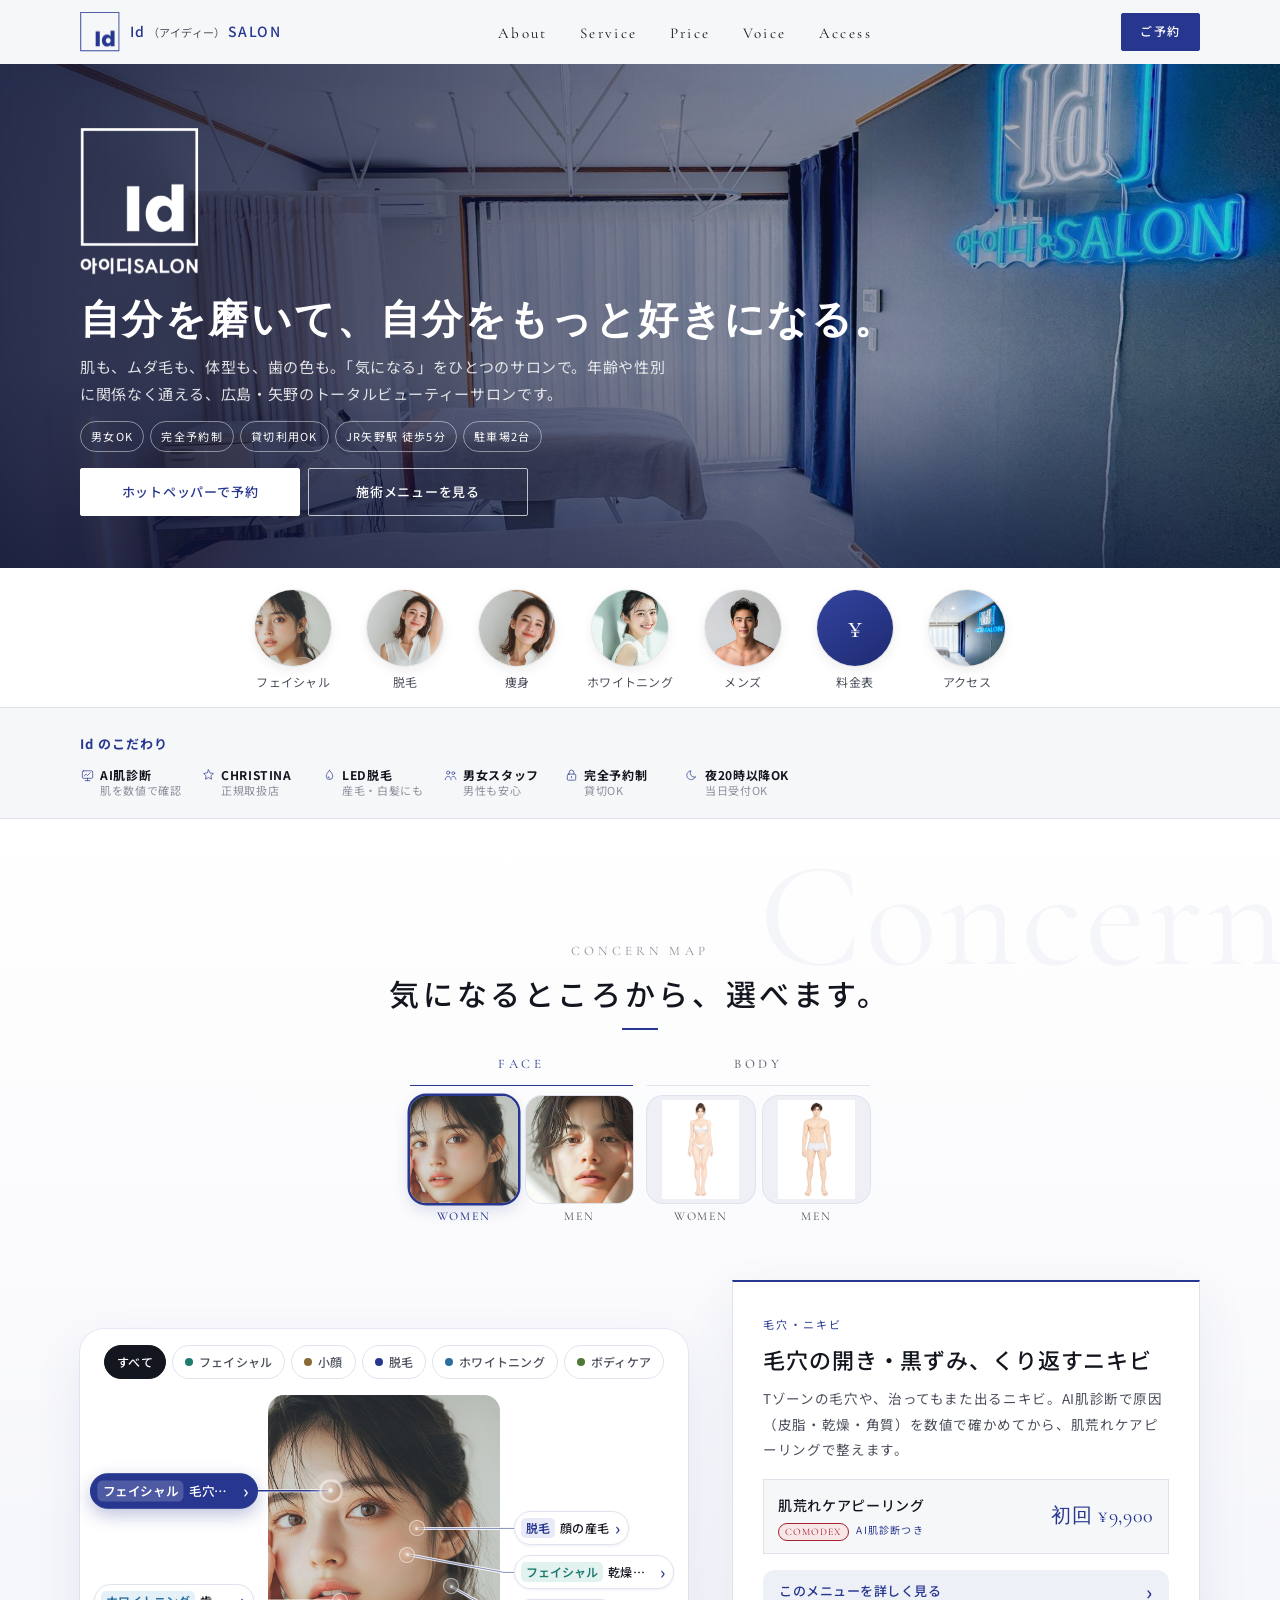
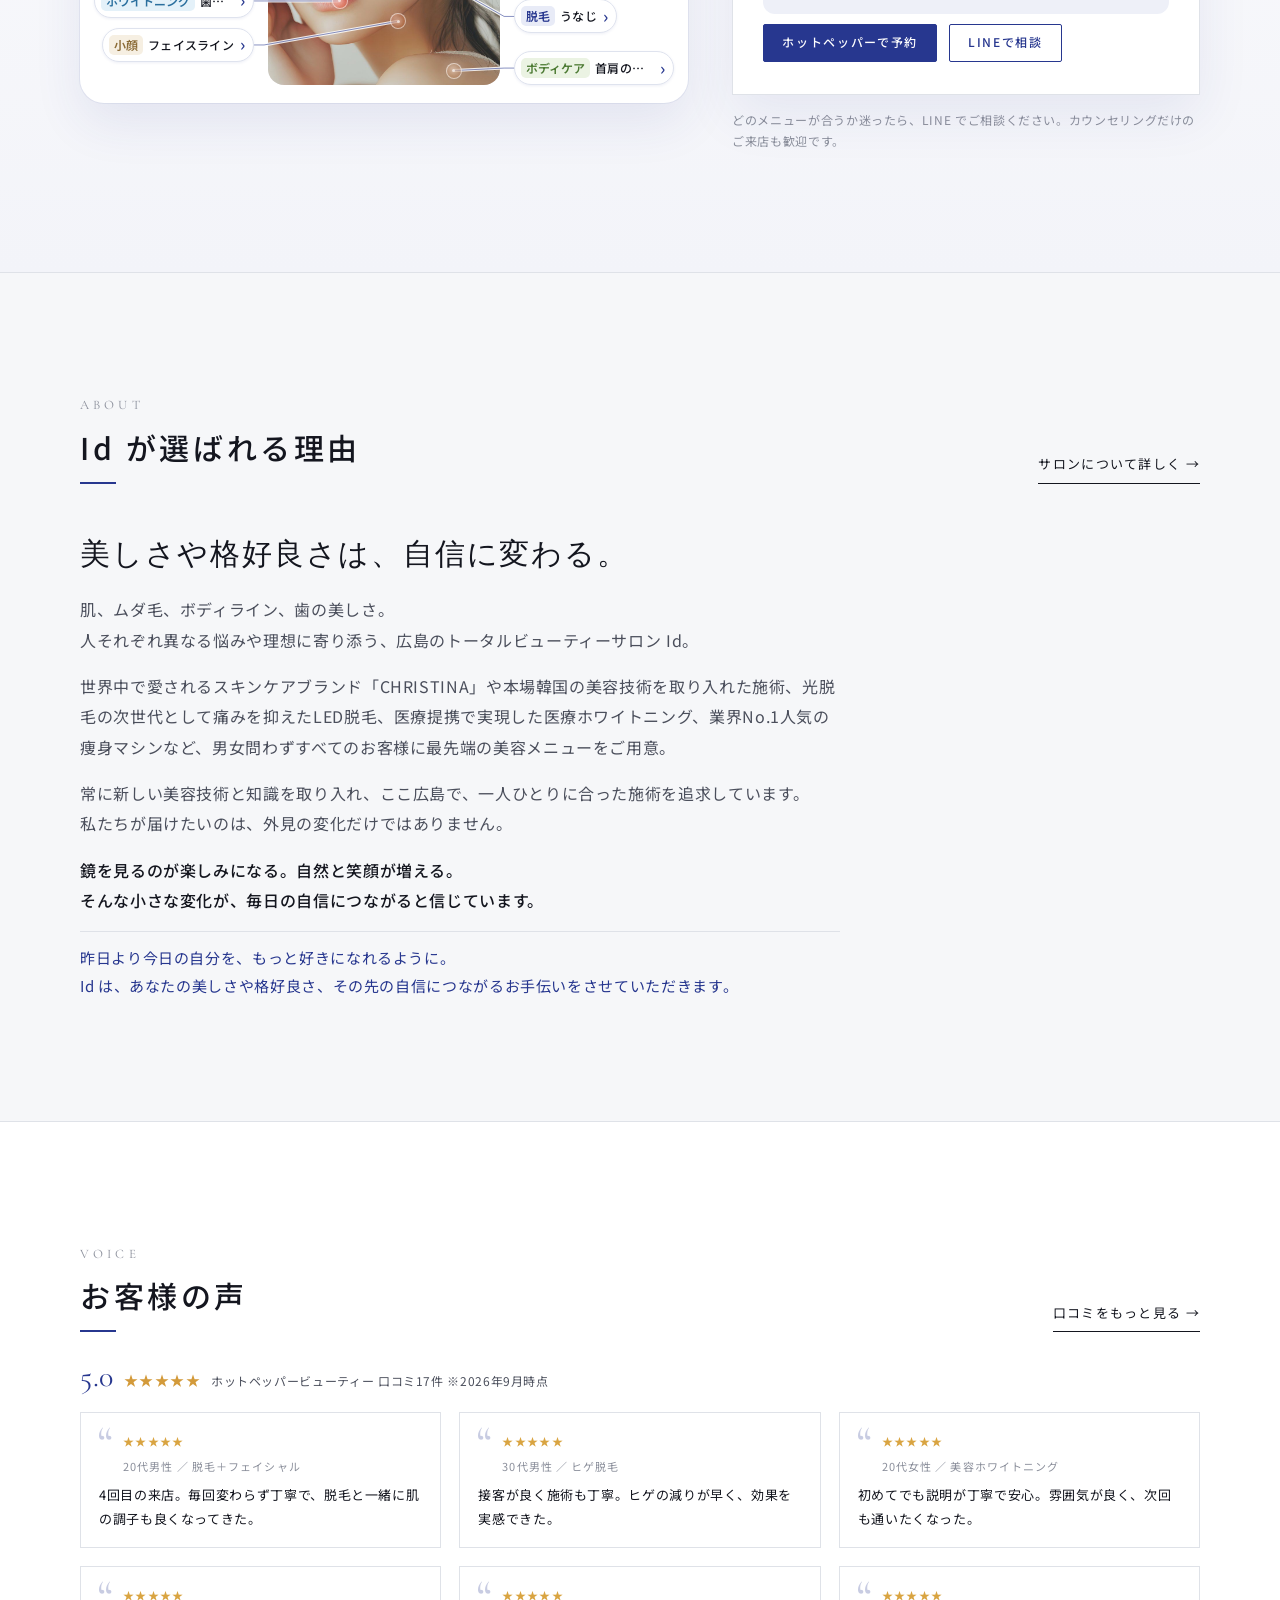
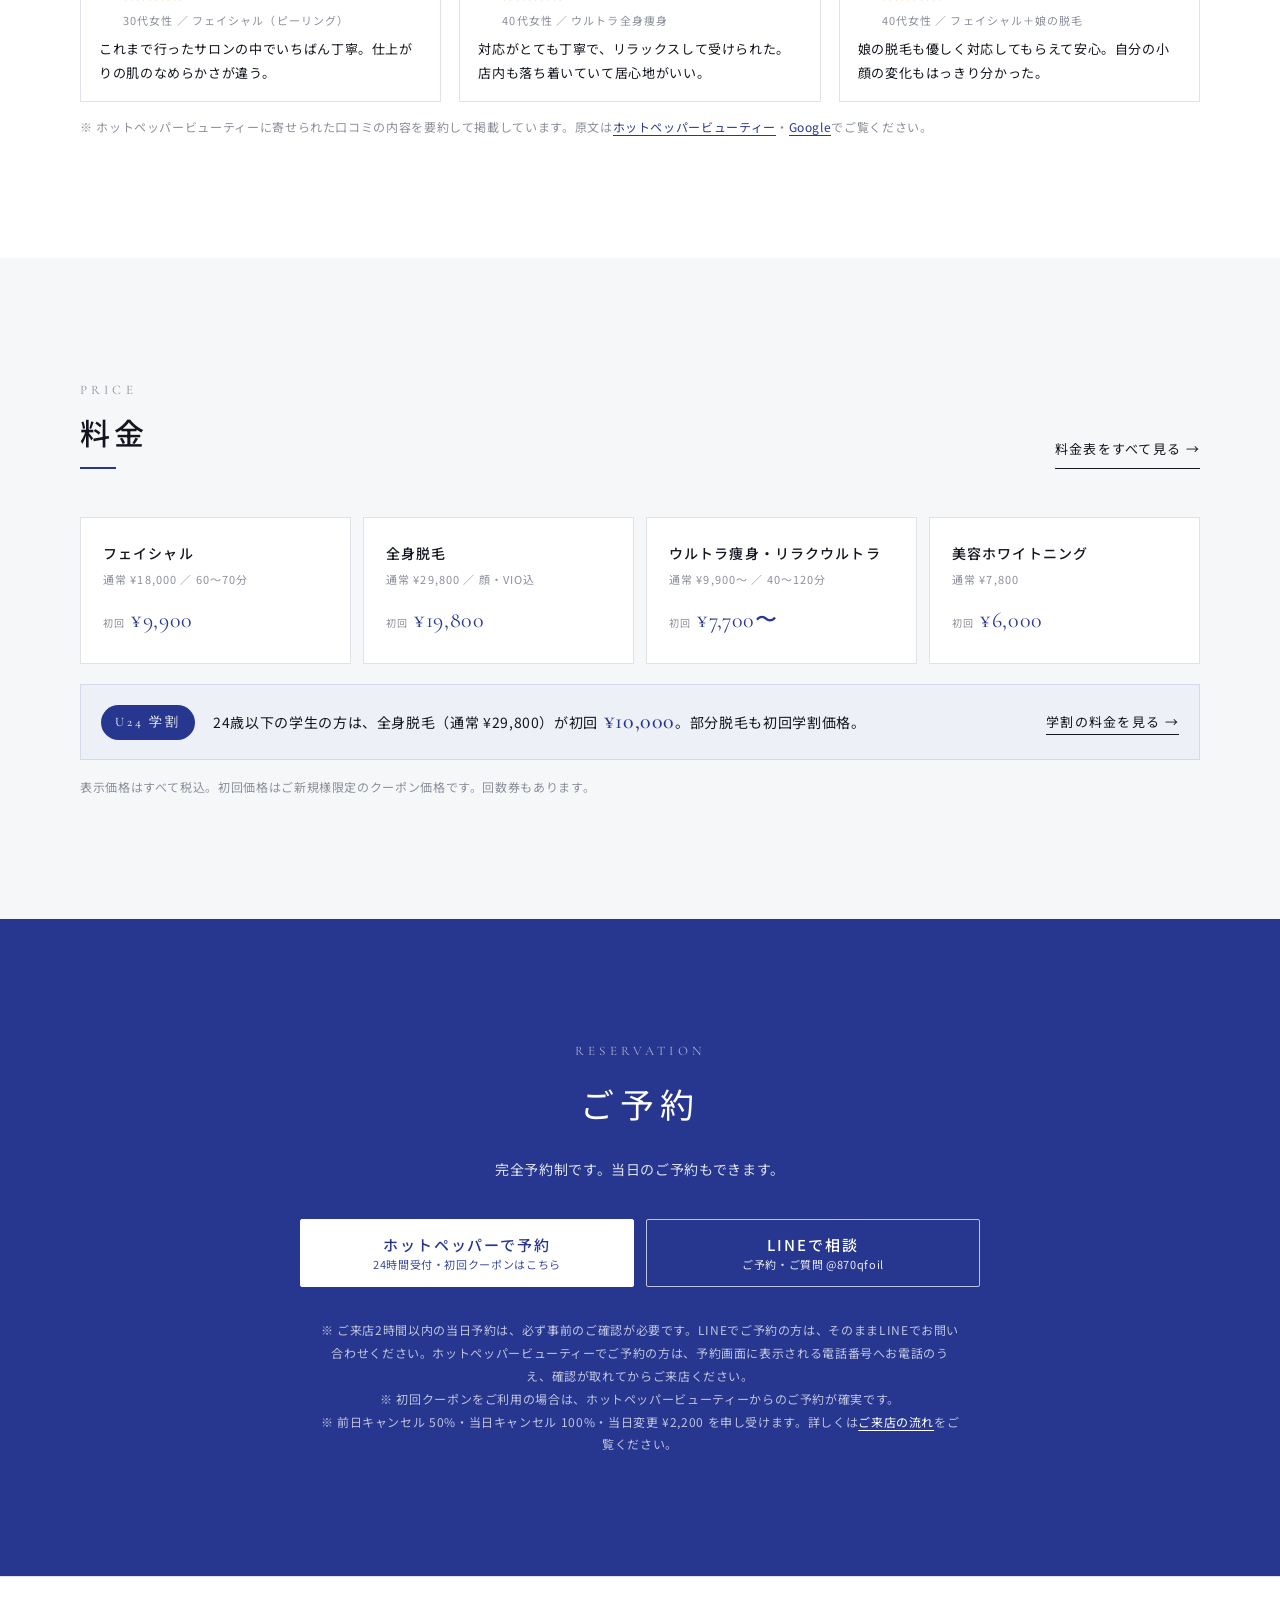
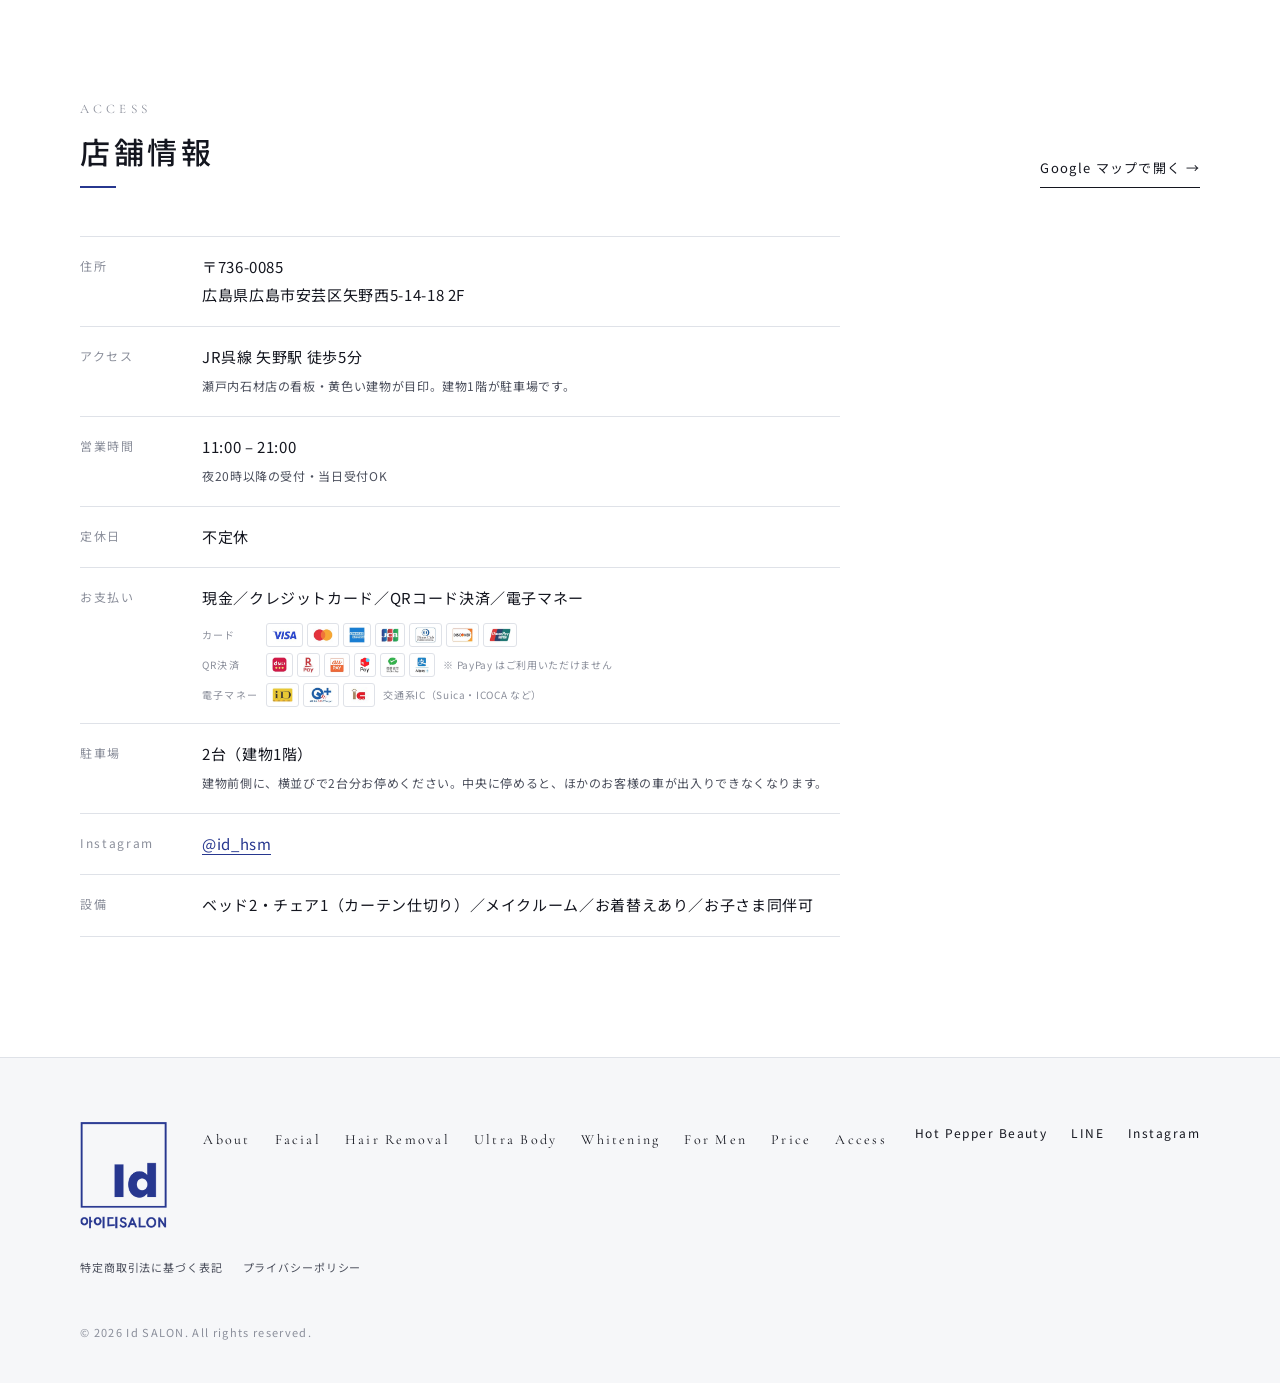
<file: index.html>
<!DOCTYPE html>
<html lang="ja">
<head>
  <meta name="robots" content="noindex, nofollow">
  <meta charset="UTF-8">
  <meta name="viewport" content="width=device-width, initial-scale=1.0, viewport-fit=cover">
  <title>Id（アイディー）｜広島市安芸区矢野のエステ・脱毛・フェイシャル・痩身・ホワイトニング</title>
  <meta name="description" content="広島市安芸区矢野のトータルビューティーサロン Id（アイディー）。CHRISTINA正規取扱店のフェイシャル、男女OKのLED脱毛、痩身、セルフホワイトニング。完全予約制・JR矢野駅徒歩5分・駐車場2台。ご予約はホットペッパー・LINEで。">
  <meta property="og:title" content="Id（アイディー）｜広島市安芸区矢野のエステ・脱毛・フェイシャル・痩身・ホワイトニング">
  <meta property="og:description" content="広島市安芸区矢野のトータルビューティーサロン Id（アイディー）。CHRISTINA正規取扱店のフェイシャル、男女OKのLED脱毛、痩身、セルフホワイトニング。完全予約制・JR矢野駅徒歩5分・駐車場2台。ご予約はホットペッパー・LINEで。">
  <meta property="og:type" content="website">
  <meta property="og:site_name" content="Id（アイディー）SALON">
  <meta property="og:locale" content="ja_JP">
  <!-- ★要変更: 公開時に本番ドメインに -->
  <meta property="og:url" content="https://example.com/">
  <meta property="og:image" content="https://example.com/images/ogp.jpg">
  <meta name="twitter:card" content="summary_large_image">
  <link rel="canonical" href="https://example.com/">
  <link rel="icon" type="image/png" href="images/favicon.png">
  <link rel="apple-touch-icon" href="images/favicon.png">
  <style>[hidden]{display:none!important}</style>
  <!-- 構造化データ（Google 向け店舗情報） -->
  <script type="application/ld+json">
  {
    "@context": "https://schema.org",
    "@type": "BeautySalon",
    "name": "Id（アイディー）",
    "alternateName": ["Id SALON", "アイディー", "Id（アイディー）SALON"],
    "image": "https://example.com/images/ogp.jpg",
    "logo": "https://example.com/images/logo-mark.png",
    "url": "https://example.com/",
    "address": {"@type": "PostalAddress", "postalCode": "736-0085", "addressRegion": "広島県", "addressLocality": "広島市安芸区", "streetAddress": "矢野西5-14-18 2F", "addressCountry": "JP"},
    "openingHoursSpecification": [{"@type": "OpeningHoursSpecification", "dayOfWeek": ["Monday","Tuesday","Wednesday","Thursday","Friday","Saturday","Sunday"], "opens": "11:00", "closes": "21:00"}],
    "priceRange": "¥5,000〜¥30,000",
    "paymentAccepted": "Cash, Credit Card, QR Code Payment",
    "currenciesAccepted": "JPY",
    "sameAs": ["https://beauty.hotpepper.jp/kr/slnH000694676/", "https://www.instagram.com/id_hsm/"],
    "description": "広島市安芸区矢野のトータルビューティーサロン Id（アイディー）。CHRISTINA正規取扱店のフェイシャル、男女OKのLED脱毛、痩身、セルフホワイトニング。完全予約制・JR矢野駅徒歩5分・駐車場2台。ご予約はホットペッパー・LINEで。"
  }
  </script>
  <!-- Google タグ（GA4・GTM-WWMXJNMN）。本番ドメインでのみ読み込む（確認用URL github.io・手元のファイルでは計測しない） -->
  <script>
    window.dataLayer = window.dataLayer || [];
    function gtag(){dataLayer.push(arguments);}
    gtag('js', new Date());
    (function(h){ if (!h || /github\.io$|^localhost$|^127\./.test(h)) return; var s = document.createElement('script'); s.async = true; s.src = 'https://www.googletagmanager.com/gtm.js?id=GTM-WWMXJNMN'; document.head.appendChild(s); })(location.hostname);
  </script>
  <link rel="preconnect" href="https://fonts.googleapis.com">
  <link rel="preconnect" href="https://fonts.gstatic.com" crossorigin>
  <link href="https://fonts.googleapis.com/css2?family=Cormorant+Garamond:ital,wght@0,400;0,500;1,400&family=Noto+Sans+JP:wght@300;400;500;700&display=swap" rel="stylesheet">
  <link rel="stylesheet" href="css/style.css?v=80">
  <link rel="stylesheet" href="css/bodymap.css?v=7">
</head>
<body>

  <!-- ===== ヘッダー（全ページ共通。変更時はすべてのHTMLを同じに） ===== -->
  <header class="header" id="header">
    <div class="header__inner">
      <a href="index.html" class="header__logo" aria-label="Id（アイディー）トップへ">
        <img src="images/logo-mark.png" alt="Id" class="header__mark" width="40" height="40">
        <span class="header__name">Id<span class="header__name-jp">（アイディー）</span>SALON</span>
      </a>
      <nav class="nav" id="nav" aria-label="メインメニュー">
        <ul class="nav__list">
          <li><a href="about.html" class="nav__link">About</a></li>
          <li><a href="index.html#service" class="nav__link">Service</a></li>
          <li><a href="price.html" class="nav__link">Price</a></li>
          <li><a href="index.html#voice" class="nav__link">Voice</a></li>
          <li><a href="index.html#access" class="nav__link">Access</a></li>
          <li><a href="index.html#reserve" class="nav__link nav__link--cta">Reserve</a></li>
        </ul>
      </nav>
      <a href="index.html#reserve" class="btn btn--small btn--primary header__cta">ご予約</a>
      <button class="menu-toggle" id="menuToggle" aria-expanded="false" aria-controls="nav" aria-label="メニューを開く">
        <span></span><span></span>
      </button>
    </div>
  </header>

  <main id="top">

    <!-- ===== ヒーロー ===== -->
    <section class="hero2">
      <div class="hero2__bg">
        <img src="images/hero.jpg" alt="Id サロン店内 ― ネオンサインと施術ベッド" width="2000" height="1500">
      </div>
      <div class="hero2__shade"></div>
      <div class="hero2__inner">
        <img src="images/logo-white.png" alt="Id 아이디SALON" class="hero2__logo" width="864" height="1058">
        <h1 class="hero2__tag">自分を磨いて、<br class="sp-only">自分をもっと好きになる。</h1>
        <p class="hero2__copy">肌も、ムダ毛も、体型も、歯の色も。「気になる」をひとつのサロンで。年齢や性別に関係なく通える、広島・矢野のトータルビューティーサロンです。</p>
        <ul class="hero2__badges">
          <li>男女OK</li><li>完全予約制</li><li>貸切利用OK</li><li>JR矢野駅 徒歩5分</li><li>駐車場2台</li>
        </ul>
        <div class="hero2__actions">
          <a href="https://beauty.hotpepper.jp/kr/slnH000694676/coupon/" class="btn btn--white" target="_blank" rel="noopener">ホットペッパーで予約</a>
          <a href="#service" class="btn btn--outline-white">施術メニューを見る</a>
        </div>
      </div>
      <span class="hero2__scroll">Scroll</span>
    </section>

    <!-- ===== 目的別クイックナビ（Apple Store のカテゴリナビ型） ===== -->
    <nav class="qnav2" id="service" aria-label="施術メニュー・目的から探す">
      <ul class="qnav2__list">
        <li><a href="facial.html" class="qnav2__item" data-qp="facial" aria-expanded="false" aria-controls="qp-facial"><span class="qnav2__ph"><img src="images/model-facial-card.jpg" alt="" loading="lazy" style="object-position:50% 25%"></span><span class="qnav2__t">フェイシャル</span></a></li>
        <li><a href="hair-removal.html" class="qnav2__item" data-qp="hair" aria-expanded="false" aria-controls="qp-hair"><span class="qnav2__ph"><img src="images/model-hair-card.jpg" alt="" loading="lazy" style="object-position:50% 25%"></span><span class="qnav2__t">脱毛</span></a></li>
        <li><a href="body.html" class="qnav2__item" data-qp="body" aria-expanded="false" aria-controls="qp-body"><span class="qnav2__ph"><img src="images/model-body-f.jpg" alt="" loading="lazy" style="object-position:50% 40%"></span><span class="qnav2__t">痩身</span></a></li>
        <li><a href="whitening.html" class="qnav2__item" data-qp="white" aria-expanded="false" aria-controls="qp-white"><span class="qnav2__ph"><img src="images/model-white-card.jpg" alt="" loading="lazy" style="object-position:50% 30%"></span><span class="qnav2__t">ホワイトニング</span></a></li>
        <li><a href="mens.html" class="qnav2__item" data-qp="men" aria-expanded="false" aria-controls="qp-men"><span class="qnav2__ph"><img src="images/model-men-sp.jpg" alt="" loading="lazy" style="object-position:50% 20%"></span><span class="qnav2__t">メンズ</span></a></li>
        <li><a href="price.html" class="qnav2__item" data-qp="price" aria-expanded="false" aria-controls="qp-price"><span class="qnav2__ph qnav2__ph--mark" aria-hidden="true">¥</span><span class="qnav2__t">料金表</span></a></li>
        <li><a href="#access" class="qnav2__item" data-qp="access" aria-expanded="false" aria-controls="qp-access"><span class="qnav2__ph"><img src="images/salon-01.jpg" alt="" loading="lazy" style="object-position:50% 50%"></span><span class="qnav2__t">アクセス</span></a></li>
      </ul>
    </nav>
    <div class="qp" id="qpanel" aria-live="polite">
      <div class="qp__panel qp__panel--page" id="qp-facial" data-qp-panel="facial" hidden>
        <iframe class="qp__frame" data-src="facial.html?embed=1" title="フェイシャルのページ" loading="lazy"></iframe>
        <button type="button" class="qp__close" data-qp-close>フェイシャルを閉じる <span aria-hidden="true">︿</span></button>
      </div>
      <div class="qp__panel qp__panel--page" id="qp-hair" data-qp-panel="hair" hidden>
        <iframe class="qp__frame" data-src="hair-removal.html?embed=1" title="脱毛のページ" loading="lazy"></iframe>
        <button type="button" class="qp__close" data-qp-close>脱毛を閉じる <span aria-hidden="true">︿</span></button>
      </div>
      <div class="qp__panel qp__panel--page" id="qp-body" data-qp-panel="body" hidden>
        <iframe class="qp__frame" data-src="body.html?embed=1" title="痩身・ボディケアのページ" loading="lazy"></iframe>
        <button type="button" class="qp__close" data-qp-close>痩身・ボディケアを閉じる <span aria-hidden="true">︿</span></button>
      </div>
      <div class="qp__panel qp__panel--page" id="qp-white" data-qp-panel="white" hidden>
        <iframe class="qp__frame" data-src="whitening.html?embed=1" title="ホワイトニングのページ" loading="lazy"></iframe>
        <button type="button" class="qp__close" data-qp-close>ホワイトニングを閉じる <span aria-hidden="true">︿</span></button>
      </div>
      <div class="qp__panel qp__panel--page" id="qp-men" data-qp-panel="men" hidden>
        <iframe class="qp__frame" data-src="mens.html?embed=1" title="メンズのページ" loading="lazy"></iframe>
        <button type="button" class="qp__close" data-qp-close>メンズを閉じる <span aria-hidden="true">︿</span></button>
      </div>
      <div class="qp__panel" id="qp-price" data-qp-panel="price" hidden>
        <p class="qp__title">料金のめやす</p>
        <p class="qp__lead">表示はすべて税込。初回はご新規様限定のクーポン価格です。</p>
        <a href="facial.html#prime" class="qp__prime"><span class="qp__prime-t">Id Prime<small>毎月1回フェイシャル・縛りなし</small></span><span class="qp__prime-p">月額 ¥15,000</span></a><ul class="qp__list"><li class="qp__row"><span class="qp__name">フェイシャル<small>60〜70分</small></span><span class="qp__price"><span class="qp__reg">通常 ¥18,000</span><span class="qp__first"><small>初回</small>¥9,900</span></span></li><li class="qp__row"><span class="qp__name">全身脱毛<small>顔・VIO込</small></span><span class="qp__price"><span class="qp__reg">通常 ¥29,800</span><span class="qp__first"><small>初回</small>¥19,800</span></span></li><li class="qp__row"><span class="qp__name">痩身・ボディケア<small>40〜120分</small></span><span class="qp__price"><span class="qp__reg">通常 ¥9,900〜</span><span class="qp__first"><small>初回</small>¥7,700〜</span></span></li><li class="qp__row"><span class="qp__name">美容ホワイトニング<small></small></span><span class="qp__price"><span class="qp__reg">通常 ¥7,800</span><span class="qp__first"><small>初回</small>¥6,000</span></span></li></ul>
        <div class="qp__btns"><a href="https://beauty.hotpepper.jp/kr/slnH000694676/coupon/" class="btn btn--small btn--primary" target="_blank" rel="noopener">ホットペッパーで予約</a><a href="price.html" class="btn btn--small btn--ghost">詳しく見る</a></div>
      </div>
      <div class="qp__panel" id="qp-access" data-qp-panel="access" hidden>
        <p class="qp__title">アクセス</p>
        <p class="qp__lead">広島市安芸区矢野西5-14-18 2F（JR矢野駅 徒歩5分）。黄色い建物が目印です。</p>
        <ul class="qp__list qp__list--info"><li class="qp__row"><span class="qp__name">営業時間<small>完全予約制・不定休</small></span><span class="qp__price">11:00 – 21:00</span></li><li class="qp__row"><span class="qp__name">駐車場<small>建物1階の前側に、横並びで2台分お停めください</small></span><span class="qp__price">2台</span></li></ul>
        <div class="qp__btns"><a href="https://www.google.com/maps/search/?api=1&query=%E5%BA%83%E5%B3%B6%E7%9C%8C%E5%BA%83%E5%B3%B6%E5%B8%82%E5%AE%89%E8%8A%B8%E5%8C%BA%E7%9F%A2%E9%87%8E%E8%A5%BF5-14-18" class="btn btn--small btn--primary" target="_blank" rel="noopener">Google マップで開く</a><a href="#access" class="btn btn--small btn--ghost" data-qp-close>店舗情報を見る</a></div>
      </div>
    </div>

    <!-- ===== Id のこだわり（施術メニューのカード一覧は廃止。メニューは上の丸いナビから） ===== -->
    <section class="section section--why" id="why">
      <div class="container">
        <h2 class="whyid__h">Id のこだわり</h2>
        <div class="whyid">
                        <ul class="whyid__list"><li class="whyid__item"><span class="whyid__ic"><svg viewBox="0 0 32 32" width="28" height="28" fill="none" stroke="currentColor" stroke-width="1.5" stroke-linecap="round" stroke-linejoin="round" aria-hidden="true"><rect x="5" y="6" width="22" height="16" rx="2.5"/><path d="M11 27h10M16 22v5"/><path d="M9 17l4-4 3 3 6-6"/></svg></span><span class="whyid__txt"><span class="whyid__t">AI肌診断</span><span class="whyid__s">肌を数値で確認</span></span></li><li class="whyid__item"><span class="whyid__ic"><svg viewBox="0 0 32 32" width="28" height="28" fill="none" stroke="currentColor" stroke-width="1.5" stroke-linecap="round" stroke-linejoin="round" aria-hidden="true"><path d="M16 4l3.2 6.6 7.3 1-5.3 5.1 1.3 7.2L16 20.5l-6.5 3.4 1.3-7.2-5.3-5.1 7.3-1z"/></svg></span><span class="whyid__txt"><span class="whyid__t">CHRISTINA</span><span class="whyid__s">正規取扱店</span></span></li><li class="whyid__item"><span class="whyid__ic"><svg viewBox="0 0 32 32" width="28" height="28" fill="none" stroke="currentColor" stroke-width="1.5" stroke-linecap="round" stroke-linejoin="round" aria-hidden="true"><path d="M16 5c3.5 4.5 7 8.2 7 12.5a7 7 0 0 1-14 0C9 13.2 12.5 9.5 16 5z"/><path d="M13 18.5a3 3 0 0 0 3 3"/></svg></span><span class="whyid__txt"><span class="whyid__t">LED脱毛</span><span class="whyid__s">産毛・白髪にも</span></span></li><li class="whyid__item"><span class="whyid__ic"><svg viewBox="0 0 32 32" width="28" height="28" fill="none" stroke="currentColor" stroke-width="1.5" stroke-linecap="round" stroke-linejoin="round" aria-hidden="true"><circle cx="11" cy="10" r="3.5"/><circle cx="22" cy="11" r="3"/><path d="M4.5 25c.8-4.6 3.3-7 6.5-7s5.7 2.4 6.5 7"/><path d="M18.5 19.5c1-.9 2.2-1.4 3.5-1.4 2.8 0 4.8 2.2 5.5 6"/></svg></span><span class="whyid__txt"><span class="whyid__t">男女スタッフ</span><span class="whyid__s">男性も安心</span></span></li><li class="whyid__item"><span class="whyid__ic"><svg viewBox="0 0 32 32" width="28" height="28" fill="none" stroke="currentColor" stroke-width="1.5" stroke-linecap="round" stroke-linejoin="round" aria-hidden="true"><rect x="7" y="13" width="18" height="13" rx="2.5"/><path d="M11 13V9.5a5 5 0 0 1 10 0V13"/><path d="M16 18v3"/></svg></span><span class="whyid__txt"><span class="whyid__t">完全予約制</span><span class="whyid__s">貸切OK</span></span></li><li class="whyid__item"><span class="whyid__ic"><svg viewBox="0 0 32 32" width="28" height="28" fill="none" stroke="currentColor" stroke-width="1.5" stroke-linecap="round" stroke-linejoin="round" aria-hidden="true"><path d="M22 19.5A9 9 0 0 1 12.5 6a9.5 9.5 0 1 0 9.5 13.5z"/></svg></span><span class="whyid__txt"><span class="whyid__t">夜20時以降OK</span><span class="whyid__s">当日受付OK</span></span></li></ul>
          </div>
      </div>
    </section>



    <!-- ===== お悩みマップ ===== -->
    <section class="section fmap-section" id="worries">
      <span class="section__wm" aria-hidden="true">Concern</span>
      <div class="container">
        <div class="section__head section__head--center">
          <p class="section__en">Concern Map</p>
          <h2 class="section__title">気になるところから、<br class="sp-only">選べます。</h2>
          <div class="fview" role="group" aria-label="見たい場所を選ぶ">
            <div class="fview__grp"><p class="fview__h">Face</p><div class="fview__row"><button type="button" class="fview__btn is-active" data-fview="f-face" aria-pressed="true" aria-label="女性の顔"><span class="fview__img"><img src="images/face-f.jpg" alt="" loading="lazy"></span><span class="fview__t">Women</span></button><button type="button" class="fview__btn" data-fview="m-face" aria-pressed="false" aria-label="男性の顔"><span class="fview__img"><img src="images/face-m.jpg" alt="" loading="lazy"></span><span class="fview__t">Men</span></button></div></div>
            <div class="fview__grp"><p class="fview__h">Body</p><div class="fview__row"><button type="button" class="fview__btn" data-fview="f-body" aria-pressed="false" aria-label="女性のからだ"><span class="fview__img fview__img--body"><img src="images/body-f.webp" alt="" loading="lazy"></span><span class="fview__t">Women</span></button><button type="button" class="fview__btn" data-fview="m-body" aria-pressed="false" aria-label="男性のからだ"><span class="fview__img fview__img--body"><img src="images/body-m.webp" alt="" loading="lazy"></span><span class="fview__t">Men</span></button></div></div>
          </div>
          <div class="fmap__toggles-src" hidden>
          <div class="fmap__toggle fmap__toggle--area" role="group" aria-label="顔・からだの切り替え">
            <button type="button" class="fmap__tbtn is-active" data-fmap-area="face" aria-pressed="true"><span>Face</span>顔</button>
            <button type="button" class="fmap__tbtn" data-fmap-area="body" aria-pressed="false"><span>Body</span>からだ</button>
          </div>
          <div class="fmap__toggle fmap__toggle--gender" role="group" aria-label="レディース・メンズの切り替え">
            <button type="button" class="fmap__tbtn is-active" data-fmap-gender="f" aria-pressed="true"><span>Women</span>レディース</button>
            <button type="button" class="fmap__tbtn" data-fmap-gender="m" aria-pressed="false"><span>Men</span>メンズ</button>
          </div>
          </div>
        </div>
        <div class="fmap" data-fmap-root data-gender="f" data-area="face">
          <div class="fmap__stages">
          <div class="fmap__stage fc__stage" data-fmap-card="f-face">
            <div class="fmap__card fc" role="group" aria-label="レディースの顔：気になるところを選ぶ" data-kfilter="all">
              <div class="kseg" role="group" aria-label="施術で絞り込む"></div>
              <div class="fc__body">
              <div class="fc__col fc__col--L">
                <button type="button" class="fc__lab kl kl--facial" data-fmap="tzone" data-kind="facial" aria-pressed="false"><span class="fc__n" aria-hidden="true">1</span><span class="ktag ktag--facial">フェイシャル</span><span class="kl__t">毛穴・ニキビ</span><span class="kl__c" aria-hidden="true">›</span></button>
                <button type="button" class="fc__lab kl kl--white" data-fmap="teeth" data-kind="white" aria-pressed="false"><span class="fc__n" aria-hidden="true">2</span><span class="ktag ktag--white">ホワイトニング</span><span class="kl__t">歯の黄ばみ</span><span class="kl__c" aria-hidden="true">›</span></button>
                <button type="button" class="fc__lab kl kl--kogao" data-fmap="line" data-kind="kogao" aria-pressed="false"><span class="fc__n" aria-hidden="true">3</span><span class="ktag ktag--kogao">小顔</span><span class="kl__t">フェイスライン</span><span class="kl__c" aria-hidden="true">›</span></button>
              </div>
              <div class="fc__fig">
                <img class="fc__img" src="images/face-f.jpg" alt="女性の顔" width="800" height="1000" loading="lazy">
                <span class="fc__dot fc__dot--facial" style="--x:27%;--y:33%" data-fmap="tzone" data-kind="facial" aria-hidden="true"><span class="fc__n">1</span></span>
                <span class="fc__dot fc__dot--white" style="--x:31%;--y:71%" data-fmap="teeth" data-kind="white" aria-hidden="true"><span class="fc__n">2</span></span>
                <span class="fc__dot fc__dot--kogao" style="--x:56%;--y:78%" data-fmap="line" data-kind="kogao" aria-hidden="true"><span class="fc__n">3</span></span>
                <span class="fc__dot fc__dot--hair" style="--x:64%;--y:46%" data-fmap="beard" data-kind="hair" aria-hidden="true"><span class="fc__n">4</span></span>
                <span class="fc__dot fc__dot--facial" style="--x:60%;--y:55%" data-fmap="cheek" data-kind="facial" aria-hidden="true"><span class="fc__n">5</span></span>
                <span class="fc__dot fc__dot--body" style="--x:80%;--y:95%" data-fmap="neck" data-kind="body" aria-hidden="true"><span class="fc__n">6</span></span>
                <span class="fc__dot fc__dot--hair" style="--x:79%;--y:66%" data-fmap="nape" data-kind="hair" aria-hidden="true"><span class="fc__n">7</span></span>
              </div>
              <div class="fc__col fc__col--R">
                <button type="button" class="fc__lab kl kl--hair" data-fmap="beard" data-kind="hair" aria-pressed="false"><span class="fc__n" aria-hidden="true">4</span><span class="ktag ktag--hair">脱毛</span><span class="kl__t">顔の産毛</span><span class="kl__c" aria-hidden="true">›</span></button>
                <button type="button" class="fc__lab kl kl--facial" data-fmap="cheek" data-kind="facial" aria-pressed="false"><span class="fc__n" aria-hidden="true">5</span><span class="ktag ktag--facial">フェイシャル</span><span class="kl__t">乾燥・くすみ</span><span class="kl__c" aria-hidden="true">›</span></button>
                <button type="button" class="fc__lab kl kl--body" data-fmap="neck" data-kind="body" aria-pressed="false"><span class="fc__n" aria-hidden="true">6</span><span class="ktag ktag--body">ボディケア</span><span class="kl__t">首肩のコリ</span><span class="kl__c" aria-hidden="true">›</span></button>
                <button type="button" class="fc__lab kl kl--hair" data-fmap="nape" data-kind="hair" aria-pressed="false"><span class="fc__n" aria-hidden="true">7</span><span class="ktag ktag--hair">脱毛</span><span class="kl__t">うなじ</span><span class="kl__c" aria-hidden="true">›</span></button>
              </div>
              <svg class="fc__lines" aria-hidden="true"></svg>
              </div>
            </div>
          </div>
          <div class="fmap__stage fc__stage" data-fmap-card="m-face" hidden>
            <div class="fmap__card fc" role="group" aria-label="メンズの顔：気になるところを選ぶ" data-kfilter="all">
              <div class="kseg" role="group" aria-label="施術で絞り込む"></div>
              <div class="fc__body">
              <div class="fc__col fc__col--L">
                <button type="button" class="fc__lab kl kl--facial" data-fmap="cheek" data-kind="facial" aria-pressed="false"><span class="fc__n" aria-hidden="true">1</span><span class="ktag ktag--facial">フェイシャル</span><span class="kl__t">乾燥・テカリ</span><span class="kl__c" aria-hidden="true">›</span></button>
                <button type="button" class="fc__lab kl kl--kogao" data-fmap="line" data-kind="kogao" aria-pressed="false"><span class="fc__n" aria-hidden="true">2</span><span class="ktag ktag--kogao">小顔</span><span class="kl__t">フェイスライン</span><span class="kl__c" aria-hidden="true">›</span></button>
                <button type="button" class="fc__lab kl kl--body" data-fmap="neck" data-kind="body" aria-pressed="false"><span class="fc__n" aria-hidden="true">3</span><span class="ktag ktag--body">ボディケア</span><span class="kl__t">首肩のコリ</span><span class="kl__c" aria-hidden="true">›</span></button>
              </div>
              <div class="fc__fig">
                <img class="fc__img" src="images/face-m.jpg" alt="男性の顔" width="800" height="1000" loading="lazy">
                <span class="fc__dot fc__dot--facial" style="--x:31%;--y:56%" data-fmap="cheek" data-kind="facial" aria-hidden="true"><span class="fc__n">1</span></span>
                <span class="fc__dot fc__dot--kogao" style="--x:26%;--y:70%" data-fmap="line" data-kind="kogao" aria-hidden="true"><span class="fc__n">2</span></span>
                <span class="fc__dot fc__dot--body" style="--x:36%;--y:94%" data-fmap="neck" data-kind="body" aria-hidden="true"><span class="fc__n">3</span></span>
                <span class="fc__dot fc__dot--facial" style="--x:52%;--y:45%" data-fmap="tzone" data-kind="facial" aria-hidden="true"><span class="fc__n">4</span></span>
                <span class="fc__dot fc__dot--white" style="--x:64%;--y:63%" data-fmap="teeth" data-kind="white" aria-hidden="true"><span class="fc__n">5</span></span>
                <span class="fc__dot fc__dot--hair" style="--x:58%;--y:80%" data-fmap="beard" data-kind="hair" aria-hidden="true"><span class="fc__n">6</span></span>
              </div>
              <div class="fc__col fc__col--R">
                <button type="button" class="fc__lab kl kl--facial" data-fmap="tzone" data-kind="facial" aria-pressed="false"><span class="fc__n" aria-hidden="true">4</span><span class="ktag ktag--facial">フェイシャル</span><span class="kl__t">毛穴・ニキビ</span><span class="kl__c" aria-hidden="true">›</span></button>
                <button type="button" class="fc__lab kl kl--white" data-fmap="teeth" data-kind="white" aria-pressed="false"><span class="fc__n" aria-hidden="true">5</span><span class="ktag ktag--white">ホワイトニング</span><span class="kl__t">歯の黄ばみ</span><span class="kl__c" aria-hidden="true">›</span></button>
                <button type="button" class="fc__lab kl kl--hair" data-fmap="beard" data-kind="hair" aria-pressed="false"><span class="fc__n" aria-hidden="true">6</span><span class="ktag ktag--hair">脱毛</span><span class="kl__t">ヒゲ</span><span class="kl__c" aria-hidden="true">›</span></button>
              </div>
              <svg class="fc__lines" aria-hidden="true"></svg>
              </div>
            </div>
          </div>
          <!-- bodymap:start -->
          <div class="fmap__stage bm__stage" data-fmap-card="f-body" hidden>
            <div class="fmap__card fmap__card--body bm__card" role="group" aria-label="レディースのからだ：部位を選ぶ" data-kfilter="all">
              <div class="kseg" role="group" aria-label="施術で絞り込む"></div>
              <div class="bm__fig">
                <img class="bm__img" src="images/body-f.webp" alt="女性の体の部位図" width="800" height="1040" loading="lazy" decoding="async">
                <button type="button" class="bm__pt bm__pt--body bm__pt--R" style="--x:57.25%;--y:17.31%" data-fmap="neck" data-kind="body" aria-pressed="false"><span class="bm__row"><span class="bm__tag kl kl--body"><span class="ktag ktag--body">ボディケア</span><span class="kl__t">首肩</span><span class="kl__c" aria-hidden="true">›</span></span><span class="bm__line" aria-hidden="true"></span></span><span class="bm__dot" aria-hidden="true"></span></button>
                <button type="button" class="bm__pt bm__pt--hair bm__pt--L" style="--x:41.62%;--y:25.77%" data-fmap="waki" data-kind="hair" aria-pressed="false"><span class="bm__row"><span class="bm__tag kl kl--hair"><span class="ktag ktag--hair">脱毛</span><span class="kl__t">わき</span><span class="kl__c" aria-hidden="true">›</span></span><span class="bm__line" aria-hidden="true"></span></span><span class="bm__dot" aria-hidden="true"></span></button>
                <button type="button" class="bm__pt bm__pt--slim bm__pt--R" style="--x:61.25%;--y:27.50%" data-fmap="arm" data-kind="slim" aria-pressed="false"><span class="bm__row"><span class="bm__tag kl kl--slim"><span class="ktag ktag--slim">痩身</span><span class="kl__t">二の腕</span><span class="kl__c" aria-hidden="true">›</span></span><span class="bm__line" aria-hidden="true"></span></span><span class="bm__dot" aria-hidden="true"></span></button>
                <button type="button" class="bm__pt bm__pt--hair bm__pt--L" style="--x:36.75%;--y:45.19%" data-fmap="armhair" data-kind="hair" aria-pressed="false"><span class="bm__row"><span class="bm__tag kl kl--hair"><span class="ktag ktag--hair">脱毛</span><span class="kl__t">腕のムダ毛</span><span class="kl__c" aria-hidden="true">›</span></span><span class="bm__line" aria-hidden="true"></span></span><span class="bm__dot" aria-hidden="true"></span></button>
                <button type="button" class="bm__pt bm__pt--slim bm__pt--R" style="--x:52.50%;--y:37.69%" data-fmap="belly" data-kind="slim" aria-pressed="false"><span class="bm__row"><span class="bm__tag kl kl--slim"><span class="ktag ktag--slim">痩身</span><span class="kl__t">お腹・ウエスト</span><span class="kl__c" aria-hidden="true">›</span></span><span class="bm__line" aria-hidden="true"></span></span><span class="bm__dot" aria-hidden="true"></span></button>
                <button type="button" class="bm__pt bm__pt--hair bm__pt--R" style="--x:50.00%;--y:47.88%" data-fmap="vio" data-kind="hair" aria-pressed="false"><span class="bm__row"><span class="bm__tag kl kl--hair"><span class="ktag ktag--hair">脱毛</span><span class="kl__t">VIO</span><span class="kl__c" aria-hidden="true">›</span></span><span class="bm__line" aria-hidden="true"></span></span><span class="bm__dot" aria-hidden="true"></span></button>
                <button type="button" class="bm__pt bm__pt--slim bm__pt--R" style="--x:55.75%;--y:58.46%" data-fmap="thigh" data-kind="slim" aria-pressed="false"><span class="bm__row"><span class="bm__tag kl kl--slim"><span class="ktag ktag--slim">痩身</span><span class="kl__t">太もも・お尻</span><span class="kl__c" aria-hidden="true">›</span></span><span class="bm__line" aria-hidden="true"></span></span><span class="bm__dot" aria-hidden="true"></span></button>
                <button type="button" class="bm__pt bm__pt--hair bm__pt--L" style="--x:45.25%;--y:79.81%" data-fmap="leg" data-kind="hair" aria-pressed="false"><span class="bm__row"><span class="bm__tag kl kl--hair"><span class="ktag ktag--hair">脱毛</span><span class="kl__t">脚のムダ毛</span><span class="kl__c" aria-hidden="true">›</span></span><span class="bm__line" aria-hidden="true"></span></span><span class="bm__dot" aria-hidden="true"></span></button>
              </div>
              <div class="bm__all">
                <p class="bm__all-label">全身まとめて</p>
                <div class="bm__all-list">
                  <button type="button" aria-pressed="false" class="bm__chip kl kl--slim" data-fmap="allbody" data-kind="slim"><span class="ktag ktag--slim">痩身</span><span class="bm__chip-txt"><span class="bm__chip-t">全身の脂肪・むくみ</span><span class="bm__chip-s">ウルトラ全身痩身</span></span><span class="kl__c" aria-hidden="true">›</span></button>
                  <button type="button" aria-pressed="false" class="bm__chip kl kl--hair" data-fmap="allhair" data-kind="hair"><span class="ktag ktag--hair">脱毛</span><span class="bm__chip-txt"><span class="bm__chip-t">全身のムダ毛</span><span class="bm__chip-s">全身脱毛（顔・VIO込）</span></span><span class="kl__c" aria-hidden="true">›</span></button>
                </div>
              </div>
            </div>
          </div>
          <div class="fmap__stage bm__stage" data-fmap-card="m-body" hidden>
            <div class="fmap__card fmap__card--body bm__card" role="group" aria-label="メンズのからだ：部位を選ぶ" data-kfilter="all">
              <div class="kseg" role="group" aria-label="施術で絞り込む"></div>
              <div class="bm__fig">
                <img class="bm__img" src="images/body-m.webp" alt="男性の体の部位図" width="800" height="1040" loading="lazy" decoding="async">
                <button type="button" class="bm__pt bm__pt--body bm__pt--R" style="--x:58.75%;--y:18.94%" data-fmap="neck" data-kind="body" aria-pressed="false"><span class="bm__row"><span class="bm__tag kl kl--body"><span class="ktag ktag--body">ボディケア</span><span class="kl__t">首肩</span><span class="kl__c" aria-hidden="true">›</span></span><span class="bm__line" aria-hidden="true"></span></span><span class="bm__dot" aria-hidden="true"></span></button>
                <button type="button" class="bm__pt bm__pt--hair bm__pt--L" style="--x:38.25%;--y:27.50%" data-fmap="waki" data-kind="hair" aria-pressed="false"><span class="bm__row"><span class="bm__tag kl kl--hair"><span class="ktag ktag--hair">脱毛</span><span class="kl__t">わき</span><span class="kl__c" aria-hidden="true">›</span></span><span class="bm__line" aria-hidden="true"></span></span><span class="bm__dot" aria-hidden="true"></span></button>
                <button type="button" class="bm__pt bm__pt--hair bm__pt--R" style="--x:52.50%;--y:29.13%" data-fmap="chest" data-kind="hair" aria-pressed="false"><span class="bm__row"><span class="bm__tag kl kl--hair"><span class="ktag ktag--hair">脱毛</span><span class="kl__t">胸毛</span><span class="kl__c" aria-hidden="true">›</span></span><span class="bm__line" aria-hidden="true"></span></span><span class="bm__dot" aria-hidden="true"></span></button>
                <button type="button" class="bm__pt bm__pt--slim bm__pt--L" style="--x:34.88%;--y:37.69%" data-fmap="arm" data-kind="slim" aria-pressed="false"><span class="bm__row"><span class="bm__tag kl kl--slim"><span class="ktag ktag--slim">痩身</span><span class="kl__t">二の腕・肩</span><span class="kl__c" aria-hidden="true">›</span></span><span class="bm__line" aria-hidden="true"></span></span><span class="bm__dot" aria-hidden="true"></span></button>
                <button type="button" class="bm__pt bm__pt--hair bm__pt--L" style="--x:32.75%;--y:48.08%" data-fmap="armhair" data-kind="hair" aria-pressed="false"><span class="bm__row"><span class="bm__tag kl kl--hair"><span class="ktag ktag--hair">脱毛</span><span class="kl__t">腕のムダ毛</span><span class="kl__c" aria-hidden="true">›</span></span><span class="bm__line" aria-hidden="true"></span></span><span class="bm__dot" aria-hidden="true"></span></button>
                <button type="button" class="bm__pt bm__pt--slim bm__pt--R" style="--x:52.50%;--y:39.33%" data-fmap="belly" data-kind="slim" aria-pressed="false"><span class="bm__row"><span class="bm__tag kl kl--slim"><span class="ktag ktag--slim">痩身</span><span class="kl__t">お腹・脇腹</span><span class="kl__c" aria-hidden="true">›</span></span><span class="bm__line" aria-hidden="true"></span></span><span class="bm__dot" aria-hidden="true"></span></button>
                <button type="button" class="bm__pt bm__pt--hair bm__pt--R" style="--x:50.00%;--y:49.52%" data-fmap="vio" data-kind="hair" aria-pressed="false"><span class="bm__row"><span class="bm__tag kl kl--hair"><span class="ktag ktag--hair">脱毛</span><span class="kl__t">VIO</span><span class="kl__c" aria-hidden="true">›</span></span><span class="bm__line" aria-hidden="true"></span></span><span class="bm__dot" aria-hidden="true"></span></button>
                <button type="button" class="bm__pt bm__pt--hair bm__pt--L" style="--x:41.00%;--y:79.81%" data-fmap="leg" data-kind="hair" aria-pressed="false"><span class="bm__row"><span class="bm__tag kl kl--hair"><span class="ktag ktag--hair">脱毛</span><span class="kl__t">脚のムダ毛</span><span class="kl__c" aria-hidden="true">›</span></span><span class="bm__line" aria-hidden="true"></span></span><span class="bm__dot" aria-hidden="true"></span></button>
              </div>
              <div class="bm__all">
                <p class="bm__all-label">全身まとめて</p>
                <div class="bm__all-list">
                  <button type="button" aria-pressed="false" class="bm__chip kl kl--hair" data-fmap="allhair" data-kind="hair"><span class="ktag ktag--hair">脱毛</span><span class="bm__chip-txt"><span class="bm__chip-t">全身のムダ毛</span><span class="bm__chip-s">全身脱毛（ヒゲ・VIO込）</span></span><span class="kl__c" aria-hidden="true">›</span></button>
                </div>
              </div>
            </div>
          </div>
          <!-- bodymap:end -->
          </div>
          <div class="fmap__side" id="fmapSheet" aria-live="polite">
            <div class="fmap__sheet-bar"><span class="fmap__sheet-handle" aria-hidden="true"></span><button type="button" class="fmap__sheet-close" aria-label="閉じる">×</button></div>
            <div class="fmap__panel is-active" data-fmap-panel="tzone" data-fmap-g="f" data-fmap-area="face">
              <p class="fmap__kicker">毛穴・ニキビ</p>
              <h3 class="fmap__title" tabindex="-1">毛穴の開き・黒ずみ、くり返すニキビ</h3>
              <p class="fmap__text">Tゾーンの毛穴や、治ってもまた出るニキビ。AI肌診断で原因（皮脂・乾燥・角質）を数値で確かめてから、肌荒れケアピーリングで整えます。</p>
              <div class="fmap__menu">
                <span class="fmap__menu-name">肌荒れケアピーリング<small><span class="series-tag series--comodex">COMODEX</span> AI肌診断つき</small></span>
                <span class="fmap__menu-price">初回 ¥9,900</span>
              </div>
              <div class="fmap__actions">
                <a href="https://beauty.hotpepper.jp/CSP/kr/reserve/?storeId=H000694676&amp;couponId=CP00000010520271&amp;add=0" class="btn btn--small btn--primary" target="_blank" rel="noopener" data-map-reserve data-concern="tzone" data-gender="f" data-area="face">ホットペッパーで予約</a>
                <a href="https://line.me/R/ti/p/@870qfoil" class="btn btn--small btn--ghost" target="_blank" rel="noopener" data-map-line data-concern="tzone" data-gender="f" data-area="face">LINEで相談</a>
                <a href="facial.html" class="link-arrow">このメニューを詳しく見る</a>
              </div>
            </div>
            <div class="fmap__panel" data-fmap-panel="cheek" data-fmap-g="f" data-fmap-area="face" hidden>
              <p class="fmap__kicker">乾燥・くすみ</p>
              <h3 class="fmap__title" tabindex="-1">乾燥・赤み・くすみ、化粧ノリの悪さ</h3>
              <p class="fmap__text">乾燥で赤みが出やすい、ファンデが浮く、顔色が沈む。水分量と皮脂のバランスを診断し、水光うる艶ピーリングでうるおいとツヤを戻します。</p>
              <div class="fmap__menu">
                <span class="fmap__menu-name">水光うる艶ピーリング<small><span class="series-tag series--unstress">UNSTRESS</span> AI肌診断つき</small></span>
                <span class="fmap__menu-price">初回 ¥9,900</span>
              </div>
              <div class="fmap__actions">
                <a href="https://beauty.hotpepper.jp/CSP/kr/reserve/?storeId=H000694676&amp;couponId=CP00000010520239&amp;add=0" class="btn btn--small btn--primary" target="_blank" rel="noopener" data-map-reserve data-concern="cheek" data-gender="f" data-area="face">ホットペッパーで予約</a>
                <a href="https://line.me/R/ti/p/@870qfoil" class="btn btn--small btn--ghost" target="_blank" rel="noopener" data-map-line data-concern="cheek" data-gender="f" data-area="face">LINEで相談</a>
                <a href="facial.html" class="link-arrow">このメニューを詳しく見る</a>
              </div>
            </div>
            <div class="fmap__panel" data-fmap-panel="line" data-fmap-g="f" data-fmap-area="face" hidden>
              <p class="fmap__kicker">フェイスライン</p>
              <h3 class="fmap__title" tabindex="-1">フェイスラインのもたつき・むくみ</h3>
              <p class="fmap__text">あごまわりが重い、写真で顔が大きく見える。超音波×ラジオ波（RF）の小顔輪郭フェイシャルで、フェイスラインをすっきりケア。</p>
              <div class="fmap__menu">
                <span class="fmap__menu-name">小顔輪郭フェイシャル<small>男女OK</small></span>
                <span class="fmap__menu-price">初回 ¥9,900</span>
              </div>
              <div class="fmap__actions">
                <a href="https://beauty.hotpepper.jp/CSP/kr/reserve/?storeId=H000694676&amp;couponId=CP00000010633265&amp;add=0" class="btn btn--small btn--primary" target="_blank" rel="noopener" data-map-reserve data-concern="line" data-gender="f" data-area="face">ホットペッパーで予約</a>
                <a href="https://line.me/R/ti/p/@870qfoil" class="btn btn--small btn--ghost" target="_blank" rel="noopener" data-map-line data-concern="line" data-gender="f" data-area="face">LINEで相談</a>
                <a href="facial.html" class="link-arrow">このメニューを詳しく見る</a>
              </div>
            </div>
            <div class="fmap__panel" data-fmap-panel="beard" data-fmap-g="f" data-fmap-area="face" hidden>
              <p class="fmap__kicker">顔の産毛</p>
              <h3 class="fmap__title" tabindex="-1">顔の産毛、うぶ毛によるくすみ</h3>
              <p class="fmap__text">産毛があると肌がワントーン暗く見え、ファンデも密着しにくくなります。顔脱毛で産毛をなくすと、肌が明るくなめらかに。LED脱毛は顔の細い毛にも反応します。</p>
              <div class="fmap__menu">
                <span class="fmap__menu-name">顔脱毛<small>産毛にも反応</small></span>
                <span class="fmap__menu-price">初回 ¥9,800</span>
              </div>
              <div class="fmap__actions">
                <a href="https://beauty.hotpepper.jp/CSP/kr/reserve/?storeId=H000694676&amp;couponId=CP00000010633563&amp;add=0" class="btn btn--small btn--primary" target="_blank" rel="noopener" data-map-reserve data-concern="beard" data-gender="f" data-area="face">ホットペッパーで予約</a>
                <a href="https://line.me/R/ti/p/@870qfoil" class="btn btn--small btn--ghost" target="_blank" rel="noopener" data-map-line data-concern="beard" data-gender="f" data-area="face">LINEで相談</a>
                <a href="hair-removal.html" class="link-arrow">このメニューを詳しく見る</a>
              </div>
            </div>
            <div class="fmap__panel" data-fmap-panel="teeth" data-fmap-g="f" data-fmap-area="face" hidden>
              <p class="fmap__kicker">歯の黄ばみ</p>
              <h3 class="fmap__title" tabindex="-1">歯の黄ばみ・着色、笑顔に自信がない</h3>
              <p class="fmap__text">コーヒー・お茶の着色で、写真で口を閉じてしまう。歯科提携サロンの美容ホワイトニングで、まず1回の変化を体感。</p>
              <div class="fmap__menu">
                <span class="fmap__menu-name">美容ホワイトニング<small>歯科提携</small></span>
                <span class="fmap__menu-price">初回 ¥6,000</span>
              </div>
              <div class="fmap__actions">
                <a href="https://beauty.hotpepper.jp/CSP/kr/reserve/?storeId=H000694676&amp;couponId=CP00000010633257&amp;add=0" class="btn btn--small btn--primary" target="_blank" rel="noopener" data-map-reserve data-concern="teeth" data-gender="f" data-area="face">ホットペッパーで予約</a>
                <a href="https://line.me/R/ti/p/@870qfoil" class="btn btn--small btn--ghost" target="_blank" rel="noopener" data-map-line data-concern="teeth" data-gender="f" data-area="face">LINEで相談</a>
                <a href="whitening.html" class="link-arrow">このメニューを詳しく見る</a>
              </div>
            </div>
            <div class="fmap__panel" data-fmap-panel="neck" data-fmap-g="f" data-fmap-area="face" hidden>
              <p class="fmap__kicker">首肩のコリ</p>
              <h3 class="fmap__title" tabindex="-1">首肩・背中の重だるさ</h3>
              <p class="fmap__text">デスクワークやスマホで固まった首肩。肩甲骨まわりを温めながらほぐす、リラクウルトラ（40分）。</p>
              <div class="fmap__menu">
                <span class="fmap__menu-name">リラクウルトラ<small>男女OK</small></span>
                <span class="fmap__menu-price">初回 ¥7,700</span>
              </div>
              <div class="fmap__actions">
                <a href="https://beauty.hotpepper.jp/CSP/kr/reserve/?storeId=H000694676&amp;couponId=CP00000011129569&amp;add=0" class="btn btn--small btn--primary" target="_blank" rel="noopener" data-map-reserve data-concern="neck" data-gender="f" data-area="face">ホットペッパーで予約</a>
                <a href="https://line.me/R/ti/p/@870qfoil" class="btn btn--small btn--ghost" target="_blank" rel="noopener" data-map-line data-concern="neck" data-gender="f" data-area="face">LINEで相談</a>
                <a href="body.html" class="link-arrow">このメニューを詳しく見る</a>
              </div>
            </div>
            <div class="fmap__panel" data-fmap-panel="nape" data-fmap-g="f" data-fmap-area="face" hidden>
              <p class="fmap__kicker">うなじ</p>
              <h3 class="fmap__title" tabindex="-1">うなじ・えり足のムダ毛</h3>
              <p class="fmap__text">髪をまとめたとき、後ろ姿で目立つうなじ。自分では処理しにくい場所だからこそ、サロンで。カスタム脱毛なら1箇所 ¥3,000 で追加できます（他の脱毛メニューと一緒にご予約ください）。</p>
              <div class="fmap__menu">
                <span class="fmap__menu-name">カスタム脱毛（うなじ）<small>脱毛／他の脱毛メニューに追加</small></span>
                <span class="fmap__menu-price">1箇所 ¥3,000</span>
              </div>
              <div class="fmap__actions">
                <a href="https://line.me/R/ti/p/@870qfoil" class="btn btn--small btn--primary" target="_blank" rel="noopener" data-map-line data-concern="nape" data-gender="f" data-area="face">LINEで相談</a>
                <a href="hair-removal.html" class="link-arrow">このメニューを詳しく見る</a>
              </div>
              <p class="fmap__hint">カスタム脱毛は、ほかの脱毛メニューと一緒にご予約いただけます。組み合わせはLINEでご案内します。</p>
            </div>
            <div class="fmap__panel" data-fmap-panel="tzone" data-fmap-g="m" data-fmap-area="face" hidden>
              <p class="fmap__kicker">毛穴・ニキビ</p>
              <h3 class="fmap__title" tabindex="-1">鼻まわりの毛穴、くり返すニキビ</h3>
              <p class="fmap__text">小鼻の黒ずみや、剃った後にできるニキビ。男性は皮脂が多く毛穴が詰まりやすいので、AI肌診断で状態を見てから肌荒れケアピーリングで整えます。</p>
              <div class="fmap__menu">
                <span class="fmap__menu-name">肌荒れケアピーリング<small><span class="series-tag series--comodex">COMODEX</span> AI肌診断つき</small></span>
                <span class="fmap__menu-price">初回 ¥9,900</span>
              </div>
              <div class="fmap__actions">
                <a href="https://beauty.hotpepper.jp/CSP/kr/reserve/?storeId=H000694676&amp;couponId=CP00000010520271&amp;add=0" class="btn btn--small btn--primary" target="_blank" rel="noopener" data-map-reserve data-concern="tzone" data-gender="m" data-area="face">ホットペッパーで予約</a>
                <a href="https://line.me/R/ti/p/@870qfoil" class="btn btn--small btn--ghost" target="_blank" rel="noopener" data-map-line data-concern="tzone" data-gender="m" data-area="face">LINEで相談</a>
                <a href="facial.html" class="link-arrow">このメニューを詳しく見る</a>
              </div>
            </div>
            <div class="fmap__panel" data-fmap-panel="cheek" data-fmap-g="m" data-fmap-area="face" hidden>
              <p class="fmap__kicker">乾燥・テカリ</p>
              <h3 class="fmap__title" tabindex="-1">洗顔後はつっぱるのに、昼にはテカる</h3>
              <p class="fmap__text">乾燥とテカリが同時に起きる男性特有の肌。水分と皮脂のバランスを診断し、うるおいを入れて整えることで、テカリも赤みも落ち着きます。</p>
              <div class="fmap__menu">
                <span class="fmap__menu-name">水光うる艶ピーリング<small><span class="series-tag series--unstress">UNSTRESS</span> AI肌診断つき</small></span>
                <span class="fmap__menu-price">初回 ¥9,900</span>
              </div>
              <div class="fmap__actions">
                <a href="https://beauty.hotpepper.jp/CSP/kr/reserve/?storeId=H000694676&amp;couponId=CP00000010520239&amp;add=0" class="btn btn--small btn--primary" target="_blank" rel="noopener" data-map-reserve data-concern="cheek" data-gender="m" data-area="face">ホットペッパーで予約</a>
                <a href="https://line.me/R/ti/p/@870qfoil" class="btn btn--small btn--ghost" target="_blank" rel="noopener" data-map-line data-concern="cheek" data-gender="m" data-area="face">LINEで相談</a>
                <a href="facial.html" class="link-arrow">このメニューを詳しく見る</a>
              </div>
            </div>
            <div class="fmap__panel" data-fmap-panel="line" data-fmap-g="m" data-fmap-area="face" hidden>
              <p class="fmap__kicker">フェイスライン</p>
              <h3 class="fmap__title" tabindex="-1">あごまわりのたるみ、二重あご</h3>
              <p class="fmap__text">顔が丸く見える、写真で輪郭がぼやける。超音波×ラジオ波（RF）の小顔輪郭フェイシャルで、フェイスラインをすっきりケア。体型が気になる方はウルトラ痩身との組み合わせも。</p>
              <div class="fmap__menu">
                <span class="fmap__menu-name">小顔輪郭フェイシャル<small>男女OK</small></span>
                <span class="fmap__menu-price">初回 ¥9,900</span>
              </div>
              <div class="fmap__actions">
                <a href="https://beauty.hotpepper.jp/CSP/kr/reserve/?storeId=H000694676&amp;couponId=CP00000010633265&amp;add=0" class="btn btn--small btn--primary" target="_blank" rel="noopener" data-map-reserve data-concern="line" data-gender="m" data-area="face">ホットペッパーで予約</a>
                <a href="https://line.me/R/ti/p/@870qfoil" class="btn btn--small btn--ghost" target="_blank" rel="noopener" data-map-line data-concern="line" data-gender="m" data-area="face">LINEで相談</a>
                <a href="facial.html" class="link-arrow">このメニューを詳しく見る</a>
              </div>
            </div>
            <div class="fmap__panel" data-fmap-panel="beard" data-fmap-g="m" data-fmap-area="face" hidden>
              <p class="fmap__kicker">ヒゲ</p>
              <h3 class="fmap__title" tabindex="-1">毎朝のヒゲ剃り、青ヒゲ・剃り負け</h3>
              <p class="fmap__text">剃っても夕方には青い、カミソリ負けでヒリつく。太く濃いヒゲにも、毛質に合わせて機械を使い分けて照射。毎朝のヒゲ剃りの手間を減らしていきます。</p>
              <div class="fmap__menu">
                <span class="fmap__menu-name">ヒゲ脱毛<small>濃いヒゲにも</small></span>
                <span class="fmap__menu-price">初回 ¥9,800</span>
              </div>
              <div class="fmap__actions">
                <a href="https://beauty.hotpepper.jp/CSP/kr/reserve/?storeId=H000694676&amp;couponId=CP00000010633558&amp;add=0" class="btn btn--small btn--primary" target="_blank" rel="noopener" data-map-reserve data-concern="beard" data-gender="m" data-area="face">ホットペッパーで予約</a>
                <a href="https://line.me/R/ti/p/@870qfoil" class="btn btn--small btn--ghost" target="_blank" rel="noopener" data-map-line data-concern="beard" data-gender="m" data-area="face">LINEで相談</a>
                <a href="hair-removal.html" class="link-arrow">このメニューを詳しく見る</a>
              </div>
            </div>
            <div class="fmap__panel" data-fmap-panel="teeth" data-fmap-g="m" data-fmap-area="face" hidden>
              <p class="fmap__kicker">歯の黄ばみ</p>
              <h3 class="fmap__title" tabindex="-1">コーヒー・タバコの着色、歯の黄ばみ</h3>
              <p class="fmap__text">白い歯は、笑顔と話の説得力。商談も写真も口元で差がつきます。歯科提携サロンの美容ホワイトニングで、まず1回の変化を体感。</p>
              <div class="fmap__menu">
                <span class="fmap__menu-name">美容ホワイトニング<small>歯科提携</small></span>
                <span class="fmap__menu-price">初回 ¥6,000</span>
              </div>
              <div class="fmap__actions">
                <a href="https://beauty.hotpepper.jp/CSP/kr/reserve/?storeId=H000694676&amp;couponId=CP00000010633257&amp;add=0" class="btn btn--small btn--primary" target="_blank" rel="noopener" data-map-reserve data-concern="teeth" data-gender="m" data-area="face">ホットペッパーで予約</a>
                <a href="https://line.me/R/ti/p/@870qfoil" class="btn btn--small btn--ghost" target="_blank" rel="noopener" data-map-line data-concern="teeth" data-gender="m" data-area="face">LINEで相談</a>
                <a href="whitening.html" class="link-arrow">このメニューを詳しく見る</a>
              </div>
            </div>
            <div class="fmap__panel" data-fmap-panel="neck" data-fmap-g="m" data-fmap-area="face" hidden>
              <p class="fmap__kicker">首肩のコリ</p>
              <h3 class="fmap__title" tabindex="-1">首と肩の重だるさ</h3>
              <p class="fmap__text">長時間のデスクワークで固まった首肩・背中。肩甲骨まわりを温めながらほぐす、リラクウルトラ（40分）。仕事帰りの40分で。</p>
              <div class="fmap__menu">
                <span class="fmap__menu-name">リラクウルトラ<small>男女OK</small></span>
                <span class="fmap__menu-price">初回 ¥7,700</span>
              </div>
              <div class="fmap__actions">
                <a href="https://beauty.hotpepper.jp/CSP/kr/reserve/?storeId=H000694676&amp;couponId=CP00000011171084&amp;add=0" class="btn btn--small btn--primary" target="_blank" rel="noopener" data-map-reserve data-concern="neck" data-gender="m" data-area="face">ホットペッパーで予約</a>
                <a href="https://line.me/R/ti/p/@870qfoil" class="btn btn--small btn--ghost" target="_blank" rel="noopener" data-map-line data-concern="neck" data-gender="m" data-area="face">LINEで相談</a>
                <a href="body.html" class="link-arrow">このメニューを詳しく見る</a>
              </div>
            </div>
            <div class="fmap__panel" data-fmap-panel="neck" data-fmap-g="f" data-fmap-area="body" hidden>
              <p class="fmap__kicker">首肩</p>
              <h3 class="fmap__title" tabindex="-1">首肩・背中の重だるさ</h3>
              <p class="fmap__text">デスクワークやスマホで固まった首肩。肩甲骨まわりを温めながらほぐす40分。</p>
              <div class="fmap__menu">
                <span class="fmap__menu-name">リラクウルトラ<small>痩身・ボディケア／40分・通常 ¥9,900</small></span>
                <span class="fmap__menu-price">初回 ¥7,700</span>
              </div>
              <div class="fmap__actions">
                <a href="https://beauty.hotpepper.jp/CSP/kr/reserve/?storeId=H000694676&amp;couponId=CP00000011129569&amp;add=0" class="btn btn--small btn--primary" target="_blank" rel="noopener" data-map-reserve data-concern="neck" data-gender="f" data-area="body">ホットペッパーで予約</a>
                <a href="https://line.me/R/ti/p/@870qfoil" class="btn btn--small btn--ghost" target="_blank" rel="noopener" data-map-line data-concern="neck" data-gender="f" data-area="body">LINEで相談</a>
                <a href="body.html" class="link-arrow">このメニューを詳しく見る</a>
              </div>
            </div>
            <div class="fmap__panel" data-fmap-panel="waki" data-fmap-g="f" data-fmap-area="body" hidden>
              <p class="fmap__kicker">わき</p>
              <h3 class="fmap__title" tabindex="-1">わきのムダ毛・黒ずみ</h3>
              <p class="fmap__text">剃るたびに黒ずむわき。カスタム脱毛なら1箇所 ¥3,000 で追加できます（他の脱毛メニューと一緒にご予約ください）。</p>
              <div class="fmap__menu">
                <span class="fmap__menu-name">カスタム脱毛（わき）<small>脱毛／他の脱毛メニューに追加</small></span>
                <span class="fmap__menu-price">1箇所 ¥3,000</span>
              </div>
              <div class="fmap__actions">
                <a href="https://line.me/R/ti/p/@870qfoil" class="btn btn--small btn--primary" target="_blank" rel="noopener" data-map-line data-concern="waki" data-gender="f" data-area="body">LINEで相談</a>
                <a href="hair-removal.html" class="link-arrow">このメニューを詳しく見る</a>
              </div>
              <p class="fmap__hint">カスタム脱毛は、ほかの脱毛メニューと一緒にご予約いただけます。組み合わせはLINEでご案内します。</p>
            </div>
            <div class="fmap__panel" data-fmap-panel="arm" data-fmap-g="f" data-fmap-area="body" hidden>
              <p class="fmap__kicker">二の腕</p>
              <h3 class="fmap__title" tabindex="-1">二の腕のたるみ</h3>
              <p class="fmap__text">ノースリーブをためらう二の腕。むくみ・冷えが気になる部位を、「ほぐす・温める・流す」で集中ケア。</p>
              <div class="fmap__menu">
                <span class="fmap__menu-name">ウルトラ上半身 or 下半身 痩身<small>痩身／60分・通常 ¥18,000</small></span>
                <span class="fmap__menu-price">初回 ¥9,900</span>
              </div>
              <div class="fmap__actions">
                <a href="https://beauty.hotpepper.jp/CSP/kr/reserve/?storeId=H000694676&amp;couponId=CP00000011107755&amp;add=0" class="btn btn--small btn--primary" target="_blank" rel="noopener" data-map-reserve data-concern="arm" data-gender="f" data-area="body">ホットペッパーで予約</a>
                <a href="https://line.me/R/ti/p/@870qfoil" class="btn btn--small btn--ghost" target="_blank" rel="noopener" data-map-line data-concern="arm" data-gender="f" data-area="body">LINEで相談</a>
                <a href="body.html" class="link-arrow">このメニューを詳しく見る</a>
              </div>
            </div>
            <div class="fmap__panel" data-fmap-panel="armhair" data-fmap-g="f" data-fmap-area="body" hidden>
              <p class="fmap__kicker">腕のムダ毛</p>
              <h3 class="fmap__title" tabindex="-1">腕〜手の甲のムダ毛</h3>
              <p class="fmap__text">自己処理の手間を減らす。腕〜手の甲までまるごと、LED脱毛で痛みを抑えて。</p>
              <div class="fmap__menu">
                <span class="fmap__menu-name">腕まるごと脱毛<small>脱毛／通常 ¥11,000</small></span>
                <span class="fmap__menu-price">初回 ¥6,000</span>
              </div>
              <div class="fmap__actions">
                <a href="https://beauty.hotpepper.jp/CSP/kr/reserve/?storeId=H000694676&amp;couponId=CP00000010633607&amp;add=0" class="btn btn--small btn--primary" target="_blank" rel="noopener" data-map-reserve data-concern="armhair" data-gender="f" data-area="body">ホットペッパーで予約</a>
                <a href="https://line.me/R/ti/p/@870qfoil" class="btn btn--small btn--ghost" target="_blank" rel="noopener" data-map-line data-concern="armhair" data-gender="f" data-area="body">LINEで相談</a>
                <a href="hair-removal.html" class="link-arrow">このメニューを詳しく見る</a>
              </div>
            </div>
            <div class="fmap__panel" data-fmap-panel="belly" data-fmap-g="f" data-fmap-area="body" hidden>
              <p class="fmap__kicker">お腹・ウエスト</p>
              <h3 class="fmap__title" tabindex="-1">下腹のぽっこり、お腹まわりのむくみ</h3>
              <p class="fmap__text">運動も食事制限も続かなかった方へ。「整える・温める・流す」で、お腹まわりの脂肪とむくみを集中ケア。</p>
              <div class="fmap__menu">
                <span class="fmap__menu-name">ウルトラ上半身 or 下半身 痩身<small>痩身／60分・通常 ¥18,000</small></span>
                <span class="fmap__menu-price">初回 ¥9,900</span>
              </div>
              <div class="fmap__actions">
                <a href="https://beauty.hotpepper.jp/CSP/kr/reserve/?storeId=H000694676&amp;couponId=CP00000011107755&amp;add=0" class="btn btn--small btn--primary" target="_blank" rel="noopener" data-map-reserve data-concern="belly" data-gender="f" data-area="body">ホットペッパーで予約</a>
                <a href="https://line.me/R/ti/p/@870qfoil" class="btn btn--small btn--ghost" target="_blank" rel="noopener" data-map-line data-concern="belly" data-gender="f" data-area="body">LINEで相談</a>
                <a href="body.html" class="link-arrow">このメニューを詳しく見る</a>
              </div>
            </div>
            <div class="fmap__panel" data-fmap-panel="vio" data-fmap-g="f" data-fmap-area="body" hidden>
              <p class="fmap__kicker">VIO</p>
              <h3 class="fmap__title" tabindex="-1">VIOのムダ毛、デザイン脱毛</h3>
              <p class="fmap__text">残したい部分は残して、いらない部分だけ。白髪にも対応。女性スタッフが担当し、貸切でのご利用もできます。</p>
              <div class="fmap__menu">
                <span class="fmap__menu-name">VIO脱毛<small>脱毛／通常 ¥6,000・女性スタッフ担当</small></span>
                <span class="fmap__menu-price">初回 ¥5,000</span>
              </div>
              <div class="fmap__actions">
                <a href="https://beauty.hotpepper.jp/CSP/kr/reserve/?storeId=H000694676&amp;couponId=CP00000010633667&amp;add=0" class="btn btn--small btn--primary" target="_blank" rel="noopener" data-map-reserve data-concern="vio" data-gender="f" data-area="body">ホットペッパーで予約</a>
                <a href="https://line.me/R/ti/p/@870qfoil" class="btn btn--small btn--ghost" target="_blank" rel="noopener" data-map-line data-concern="vio" data-gender="f" data-area="body">LINEで相談</a>
                <a href="hair-removal.html" class="link-arrow">このメニューを詳しく見る</a>
              </div>
            </div>
            <div class="fmap__panel" data-fmap-panel="thigh" data-fmap-g="f" data-fmap-area="body" hidden>
              <p class="fmap__kicker">太もも・お尻</p>
              <h3 class="fmap__title" tabindex="-1">太もものハリ、お尻のたるみ</h3>
              <p class="fmap__text">パンツが張る太もも、下がったヒップライン。むくみ・冷えが気になる下半身を集中ケアします。</p>
              <div class="fmap__menu">
                <span class="fmap__menu-name">ウルトラ下半身痩身<small>痩身／60分・通常 ¥18,000</small></span>
                <span class="fmap__menu-price">初回 ¥9,900</span>
              </div>
              <div class="fmap__actions">
                <a href="https://beauty.hotpepper.jp/CSP/kr/reserve/?storeId=H000694676&amp;couponId=CP00000011107755&amp;add=0" class="btn btn--small btn--primary" target="_blank" rel="noopener" data-map-reserve data-concern="thigh" data-gender="f" data-area="body">ホットペッパーで予約</a>
                <a href="https://line.me/R/ti/p/@870qfoil" class="btn btn--small btn--ghost" target="_blank" rel="noopener" data-map-line data-concern="thigh" data-gender="f" data-area="body">LINEで相談</a>
                <a href="body.html" class="link-arrow">このメニューを詳しく見る</a>
              </div>
            </div>
            <div class="fmap__panel" data-fmap-panel="leg" data-fmap-g="f" data-fmap-area="body" hidden>
              <p class="fmap__kicker">脚のムダ毛</p>
              <h3 class="fmap__title" tabindex="-1">太もも〜足指のムダ毛</h3>
              <p class="fmap__text">毎回の処理で乾燥・黒ずみが気になる脚。太もも〜足指までまるごと、産毛にも反応するLED脱毛で。</p>
              <div class="fmap__menu">
                <span class="fmap__menu-name">脚まるごと脱毛<small>脱毛／通常 ¥13,000</small></span>
                <span class="fmap__menu-price">初回 ¥8,000</span>
              </div>
              <div class="fmap__actions">
                <a href="https://beauty.hotpepper.jp/CSP/kr/reserve/?storeId=H000694676&amp;couponId=CP00000010633634&amp;add=0" class="btn btn--small btn--primary" target="_blank" rel="noopener" data-map-reserve data-concern="leg" data-gender="f" data-area="body">ホットペッパーで予約</a>
                <a href="https://line.me/R/ti/p/@870qfoil" class="btn btn--small btn--ghost" target="_blank" rel="noopener" data-map-line data-concern="leg" data-gender="f" data-area="body">LINEで相談</a>
                <a href="hair-removal.html" class="link-arrow">このメニューを詳しく見る</a>
              </div>
            </div>
            <div class="fmap__panel" data-fmap-panel="allbody" data-fmap-g="f" data-fmap-area="body" hidden>
              <p class="fmap__kicker">全身の脂肪・むくみ</p>
              <h3 class="fmap__title" tabindex="-1">全身の脂肪・むくみ・冷え</h3>
              <p class="fmap__text">お腹も脚も、まとめて変えたい方に。全身をまとめてケアする120分。</p>
              <div class="fmap__menu">
                <span class="fmap__menu-name">ウルトラ全身痩身<small>痩身／120分・通常 ¥25,000</small></span>
                <span class="fmap__menu-price">初回 ¥12,000</span>
              </div>
              <div class="fmap__actions">
                <a href="https://beauty.hotpepper.jp/CSP/kr/reserve/?storeId=H000694676&amp;couponId=CP00000011129486&amp;add=0" class="btn btn--small btn--primary" target="_blank" rel="noopener" data-map-reserve data-concern="allbody" data-gender="f" data-area="body">ホットペッパーで予約</a>
                <a href="https://line.me/R/ti/p/@870qfoil" class="btn btn--small btn--ghost" target="_blank" rel="noopener" data-map-line data-concern="allbody" data-gender="f" data-area="body">LINEで相談</a>
                <a href="body.html" class="link-arrow">このメニューを詳しく見る</a>
              </div>
            </div>
            <div class="fmap__panel" data-fmap-panel="allhair" data-fmap-g="f" data-fmap-area="body" hidden>
              <p class="fmap__kicker">全身のムダ毛</p>
              <h3 class="fmap__title" tabindex="-1">全身まとめて脱毛したい</h3>
              <p class="fmap__text">顔・VIOを含む全身。自己処理を卒業するなら、まとめてが近道。24歳以下の学生は U24 学割（初回 ¥10,000）も。</p>
              <div class="fmap__menu">
                <span class="fmap__menu-name">全身脱毛（顔・VIO込）<small>脱毛／通常 ¥29,800</small></span>
                <span class="fmap__menu-price">初回 ¥19,800</span>
              </div>
              <div class="fmap__actions">
                <a href="https://beauty.hotpepper.jp/CSP/kr/reserve/?storeId=H000694676&amp;couponId=CP00000010520202&amp;add=0" class="btn btn--small btn--primary" target="_blank" rel="noopener" data-map-reserve data-concern="allhair" data-gender="f" data-area="body">ホットペッパーで予約</a>
                <a href="https://line.me/R/ti/p/@870qfoil" class="btn btn--small btn--ghost" target="_blank" rel="noopener" data-map-line data-concern="allhair" data-gender="f" data-area="body">LINEで相談</a>
                <a href="hair-removal.html" class="link-arrow">このメニューを詳しく見る</a>
              </div>
            </div>
            <div class="fmap__panel" data-fmap-panel="neck" data-fmap-g="m" data-fmap-area="body" hidden>
              <p class="fmap__kicker">首肩</p>
              <h3 class="fmap__title" tabindex="-1">首と肩の重だるさ</h3>
              <p class="fmap__text">長時間のデスクワークで固まった首肩・背中。温めながらほぐす、仕事帰りの40分。</p>
              <div class="fmap__menu">
                <span class="fmap__menu-name">リラクウルトラ<small>痩身・ボディケア／40分・通常 ¥9,900</small></span>
                <span class="fmap__menu-price">初回 ¥7,700</span>
              </div>
              <div class="fmap__actions">
                <a href="https://beauty.hotpepper.jp/CSP/kr/reserve/?storeId=H000694676&amp;couponId=CP00000011171084&amp;add=0" class="btn btn--small btn--primary" target="_blank" rel="noopener" data-map-reserve data-concern="neck" data-gender="m" data-area="body">ホットペッパーで予約</a>
                <a href="https://line.me/R/ti/p/@870qfoil" class="btn btn--small btn--ghost" target="_blank" rel="noopener" data-map-line data-concern="neck" data-gender="m" data-area="body">LINEで相談</a>
                <a href="body.html" class="link-arrow">このメニューを詳しく見る</a>
              </div>
            </div>
            <div class="fmap__panel" data-fmap-panel="waki" data-fmap-g="m" data-fmap-area="body" hidden>
              <p class="fmap__kicker">わき</p>
              <h3 class="fmap__title" tabindex="-1">わきのムダ毛・ニオイ対策</h3>
              <p class="fmap__text">わきの毛はニオイと清潔感に直結。カスタム脱毛なら1箇所 ¥3,000 で追加できます（他の脱毛メニューと一緒にご予約ください）。</p>
              <div class="fmap__menu">
                <span class="fmap__menu-name">カスタム脱毛（わき）<small>脱毛／他の脱毛メニューに追加</small></span>
                <span class="fmap__menu-price">1箇所 ¥3,000</span>
              </div>
              <div class="fmap__actions">
                <a href="https://line.me/R/ti/p/@870qfoil" class="btn btn--small btn--primary" target="_blank" rel="noopener" data-map-line data-concern="waki" data-gender="m" data-area="body">LINEで相談</a>
                <a href="hair-removal.html" class="link-arrow">このメニューを詳しく見る</a>
              </div>
              <p class="fmap__hint">カスタム脱毛は、ほかの脱毛メニューと一緒にご予約いただけます。組み合わせはLINEでご案内します。</p>
            </div>
            <div class="fmap__panel" data-fmap-panel="chest" data-fmap-g="m" data-fmap-area="body" hidden>
              <p class="fmap__kicker">胸毛</p>
              <h3 class="fmap__title" tabindex="-1">胸毛・体毛の処理</h3>
              <p class="fmap__text">胸毛もカスタム脱毛の対象。1箇所 ¥3,000 で、腕や脚の脱毛と一緒にケアできます。</p>
              <div class="fmap__menu">
                <span class="fmap__menu-name">カスタム脱毛（胸毛）<small>脱毛／他の脱毛メニューに追加</small></span>
                <span class="fmap__menu-price">1箇所 ¥3,000</span>
              </div>
              <div class="fmap__actions">
                <a href="https://line.me/R/ti/p/@870qfoil" class="btn btn--small btn--primary" target="_blank" rel="noopener" data-map-line data-concern="chest" data-gender="m" data-area="body">LINEで相談</a>
                <a href="hair-removal.html" class="link-arrow">このメニューを詳しく見る</a>
              </div>
              <p class="fmap__hint">カスタム脱毛は、ほかの脱毛メニューと一緒にご予約いただけます。組み合わせはLINEでご案内します。</p>
            </div>
            <div class="fmap__panel" data-fmap-panel="arm" data-fmap-g="m" data-fmap-area="body" hidden>
              <p class="fmap__kicker">二の腕・肩</p>
              <h3 class="fmap__title" tabindex="-1">二の腕・肩まわりのたるみ</h3>
              <p class="fmap__text">Tシャツ姿で気になる二の腕と肩まわり。「ほぐす・温める・流す」で上半身を集中ケア。</p>
              <div class="fmap__menu">
                <span class="fmap__menu-name">ウルトラ上半身痩身<small>痩身／60分・通常 ¥19,800</small></span>
                <span class="fmap__menu-price">初回 ¥9,900</span>
              </div>
              <div class="fmap__actions">
                <a href="https://beauty.hotpepper.jp/CSP/kr/reserve/?storeId=H000694676&amp;couponId=CP00000011129524&amp;add=0" class="btn btn--small btn--primary" target="_blank" rel="noopener" data-map-reserve data-concern="arm" data-gender="m" data-area="body">ホットペッパーで予約</a>
                <a href="https://line.me/R/ti/p/@870qfoil" class="btn btn--small btn--ghost" target="_blank" rel="noopener" data-map-line data-concern="arm" data-gender="m" data-area="body">LINEで相談</a>
                <a href="body.html" class="link-arrow">このメニューを詳しく見る</a>
              </div>
            </div>
            <div class="fmap__panel" data-fmap-panel="armhair" data-fmap-g="m" data-fmap-area="body" hidden>
              <p class="fmap__kicker">腕のムダ毛</p>
              <h3 class="fmap__title" tabindex="-1">腕〜手の甲のムダ毛</h3>
              <p class="fmap__text">腕〜手の甲までまるごと。LED脱毛は痛みが少なく、太い毛にも細い毛にも対応します。</p>
              <div class="fmap__menu">
                <span class="fmap__menu-name">腕まるごと脱毛<small>脱毛／通常 ¥11,000</small></span>
                <span class="fmap__menu-price">初回 ¥6,000</span>
              </div>
              <div class="fmap__actions">
                <a href="https://beauty.hotpepper.jp/CSP/kr/reserve/?storeId=H000694676&amp;couponId=CP00000010633588&amp;add=0" class="btn btn--small btn--primary" target="_blank" rel="noopener" data-map-reserve data-concern="armhair" data-gender="m" data-area="body">ホットペッパーで予約</a>
                <a href="https://line.me/R/ti/p/@870qfoil" class="btn btn--small btn--ghost" target="_blank" rel="noopener" data-map-line data-concern="armhair" data-gender="m" data-area="body">LINEで相談</a>
                <a href="hair-removal.html" class="link-arrow">このメニューを詳しく見る</a>
              </div>
            </div>
            <div class="fmap__panel" data-fmap-panel="belly" data-fmap-g="m" data-fmap-area="body" hidden>
              <p class="fmap__kicker">お腹・脇腹</p>
              <h3 class="fmap__title" tabindex="-1">ぽっこりお腹、脇腹のたるみ</h3>
              <p class="fmap__text">ベルトの上に乗るお腹、脇腹のたるみ。お腹・脇腹・胸まわりを60分で集中的に。</p>
              <div class="fmap__menu">
                <span class="fmap__menu-name">ウルトラ上半身痩身<small>痩身／60分・通常 ¥19,800</small></span>
                <span class="fmap__menu-price">初回 ¥9,900</span>
              </div>
              <div class="fmap__actions">
                <a href="https://beauty.hotpepper.jp/CSP/kr/reserve/?storeId=H000694676&amp;couponId=CP00000011129524&amp;add=0" class="btn btn--small btn--primary" target="_blank" rel="noopener" data-map-reserve data-concern="belly" data-gender="m" data-area="body">ホットペッパーで予約</a>
                <a href="https://line.me/R/ti/p/@870qfoil" class="btn btn--small btn--ghost" target="_blank" rel="noopener" data-map-line data-concern="belly" data-gender="m" data-area="body">LINEで相談</a>
                <a href="body.html" class="link-arrow">このメニューを詳しく見る</a>
              </div>
            </div>
            <div class="fmap__panel" data-fmap-panel="vio" data-fmap-g="m" data-fmap-area="body" hidden>
              <p class="fmap__kicker">VIO</p>
              <h3 class="fmap__title" tabindex="-1">VIOのムレ・ニオイ対策</h3>
              <p class="fmap__text">蒸れやニオイ、処理の手間。デザイン脱毛OKで残したい部分は残せます。男性スタッフが担当するので安心。</p>
              <div class="fmap__menu">
                <span class="fmap__menu-name">VIO脱毛<small>脱毛／通常 ¥6,000・男性スタッフ担当</small></span>
                <span class="fmap__menu-price">初回 ¥5,000</span>
              </div>
              <div class="fmap__actions">
                <a href="https://beauty.hotpepper.jp/CSP/kr/reserve/?storeId=H000694676&amp;couponId=CP00000010633660&amp;add=0" class="btn btn--small btn--primary" target="_blank" rel="noopener" data-map-reserve data-concern="vio" data-gender="m" data-area="body">ホットペッパーで予約</a>
                <a href="https://line.me/R/ti/p/@870qfoil" class="btn btn--small btn--ghost" target="_blank" rel="noopener" data-map-line data-concern="vio" data-gender="m" data-area="body">LINEで相談</a>
                <a href="hair-removal.html" class="link-arrow">このメニューを詳しく見る</a>
              </div>
            </div>
            <div class="fmap__panel" data-fmap-panel="leg" data-fmap-g="m" data-fmap-area="body" hidden>
              <p class="fmap__kicker">脚のムダ毛</p>
              <h3 class="fmap__title" tabindex="-1">すね毛・太ももの体毛</h3>
              <p class="fmap__text">短パンの季節に気になるすね毛。太もも〜足指までまるごと、痛みを抑えたLED脱毛で。</p>
              <div class="fmap__menu">
                <span class="fmap__menu-name">脚まるごと脱毛<small>脱毛／通常 ¥13,000</small></span>
                <span class="fmap__menu-price">初回 ¥8,000</span>
              </div>
              <div class="fmap__actions">
                <a href="https://beauty.hotpepper.jp/CSP/kr/reserve/?storeId=H000694676&amp;couponId=CP00000010633624&amp;add=0" class="btn btn--small btn--primary" target="_blank" rel="noopener" data-map-reserve data-concern="leg" data-gender="m" data-area="body">ホットペッパーで予約</a>
                <a href="https://line.me/R/ti/p/@870qfoil" class="btn btn--small btn--ghost" target="_blank" rel="noopener" data-map-line data-concern="leg" data-gender="m" data-area="body">LINEで相談</a>
                <a href="hair-removal.html" class="link-arrow">このメニューを詳しく見る</a>
              </div>
            </div>
            <div class="fmap__panel" data-fmap-panel="allhair" data-fmap-g="m" data-fmap-area="body" hidden>
              <p class="fmap__kicker">全身のムダ毛</p>
              <h3 class="fmap__title" tabindex="-1">全身まとめて脱毛したい</h3>
              <p class="fmap__text">ヒゲ・VIOを含む全身。清潔感もニオイ対策も、まとめてが近道。24歳以下の学生は U24 学割（初回 ¥10,000）も。</p>
              <div class="fmap__menu">
                <span class="fmap__menu-name">全身脱毛（ヒゲ・VIO込）<small>脱毛／通常 ¥29,800</small></span>
                <span class="fmap__menu-price">初回 ¥19,800</span>
              </div>
              <div class="fmap__actions">
                <a href="https://beauty.hotpepper.jp/CSP/kr/reserve/?storeId=H000694676&amp;couponId=CP00000010520177&amp;add=0" class="btn btn--small btn--primary" target="_blank" rel="noopener" data-map-reserve data-concern="allhair" data-gender="m" data-area="body">ホットペッパーで予約</a>
                <a href="https://line.me/R/ti/p/@870qfoil" class="btn btn--small btn--ghost" target="_blank" rel="noopener" data-map-line data-concern="allhair" data-gender="m" data-area="body">LINEで相談</a>
                <a href="hair-removal.html" class="link-arrow">このメニューを詳しく見る</a>
              </div>
            </div>
            <p class="fmap__body-link">どのメニューが合うか迷ったら、LINE でご相談ください。カウンセリングだけのご来店も歓迎です。</p>
          </div>
        </div>
      </div>
    </section>

    <!-- ===== About ===== -->
    <section class="section concept" id="about">
      <div class="container">
        <div class="sec-row">
          <div class="section__head"><p class="section__en">About</p><h2 class="section__title">Id が選ばれる理由</h2></div>
          <a href="about.html" class="link-arrow">サロンについて詳しく</a>
        </div>
        <div class="concept__grid concept__grid--text">
          <div class="concept__text">
            <p class="concept__lead">美しさや格好良さは、<br class="sp-only">自信に変わる。</p>
            <p>肌、ムダ毛、ボディライン、歯の美しさ。<br>人それぞれ異なる悩みや理想に寄り添う、広島のトータルビューティーサロン Id。</p>
            <p>世界中で愛されるスキンケアブランド「CHRISTINA」や本場韓国の美容技術を取り入れた施術、光脱毛の次世代として痛みを抑えたLED脱毛、医療提携で実現した医療ホワイトニング、業界No.1人気の痩身マシンなど、男女問わずすべてのお客様に最先端の美容メニューをご用意。</p>
            <p>常に新しい美容技術と知識を取り入れ、ここ広島で、一人ひとりに合った施術を追求しています。<br>私たちが届けたいのは、外見の変化だけではありません。</p>
            <p class="concept__em">鏡を見るのが楽しみになる。自然と笑顔が増える。<br>そんな小さな変化が、毎日の自信につながると信じています。</p>
            <p class="concept__close">昨日より今日の自分を、もっと好きになれるように。<br>Id は、あなたの美しさや格好良さ、その先の自信につながるお手伝いをさせていただきます。</p>
          </div>
        </div>
      </div>
    </section>

    <!-- ===== お客様の声 ===== -->
    <section class="section voice" id="voice" style="background:var(--c-surface);border-top:1px solid var(--c-line)">
      <div class="container">
        <div class="sec-row">
          <div class="section__head"><p class="section__en">Voice</p><h2 class="section__title">お客様の声</h2></div>
          <a href="https://beauty.hotpepper.jp/kr/slnH000694676/review/" class="link-arrow" target="_blank" rel="noopener">口コミをもっと見る</a>
        </div>
        <!-- ★要変更: 口コミ件数・点数は変動するため、公開前に最新の数値へ更新 -->
        <p class="voice__score"><span class="voice__score-num">5.0</span><span class="voice__score-stars" aria-hidden="true">★★★★★</span><span class="voice__score-txt">ホットペッパービューティー 口コミ17件 <span class="note-date">※2026年9月時点</span></span></p>
        <!-- ★要変更: 口コミ本文の転載は規約上できないため、ホットペッパーの口コミ6件の内容を要約して掲載。原文を載せる場合はご本人の許可を得たものに差し替え -->
        <ul class="voice__list voice__list--6 swipe-sp">
          <li class="voice__card"><p class="voice__stars">★★★★★</p><p class="voice__meta">20代男性 ／ 脱毛＋フェイシャル</p><p class="voice__text">4回目の来店。毎回変わらず丁寧で、脱毛と一緒に肌の調子も良くなってきた。</p></li>
          <li class="voice__card"><p class="voice__stars">★★★★★</p><p class="voice__meta">30代男性 ／ ヒゲ脱毛</p><p class="voice__text">接客が良く施術も丁寧。ヒゲの減りが早く、効果を実感できた。</p></li>
          <li class="voice__card"><p class="voice__stars">★★★★★</p><p class="voice__meta">20代女性 ／ 美容ホワイトニング</p><p class="voice__text">初めてでも説明が丁寧で安心。雰囲気が良く、次回も通いたくなった。</p></li>
          <li class="voice__card"><p class="voice__stars">★★★★★</p><p class="voice__meta">30代女性 ／ フェイシャル（ピーリング）</p><p class="voice__text">これまで行ったサロンの中でいちばん丁寧。仕上がりの肌のなめらかさが違う。</p></li>
          <li class="voice__card"><p class="voice__stars">★★★★★</p><p class="voice__meta">40代女性 ／ ウルトラ全身痩身</p><p class="voice__text">対応がとても丁寧で、リラックスして受けられた。店内も落ち着いていて居心地がいい。</p></li>
          <li class="voice__card"><p class="voice__stars">★★★★★</p><p class="voice__meta">40代女性 ／ フェイシャル＋娘の脱毛</p><p class="voice__text">娘の脱毛も優しく対応してもらえて安心。自分の小顔の変化もはっきり分かった。</p></li>
        </ul>
        <p class="section__note" style="margin-top:14px">※ ホットペッパービューティーに寄せられた口コミの内容を要約して掲載しています。原文は<a href="https://beauty.hotpepper.jp/kr/slnH000694676/review/" class="link-inline" target="_blank" rel="noopener">ホットペッパービューティー</a>・<a href="https://share.google/dJgbHaJT1b8ZgHk9W" class="link-inline" target="_blank" rel="noopener">Google</a>でご覧ください。</p>
      </div>
    </section>

    <!-- ===== 料金（抜粋） ===== -->
    <section class="section" id="price">
      <div class="container">
        <div class="sec-row">
          <div class="section__head"><p class="section__en">Price</p><h2 class="section__title">料金</h2></div>
          <a href="price.html" class="link-arrow">料金表をすべて見る</a>
        </div>
        <div class="price-teaser">
          <a href="price.html#price-facial" class="price-teaser__card"><span class="price-teaser__name">フェイシャル<span class="price-teaser__sub">通常 ¥18,000 ／ 60〜70分</span></span><span class="price-teaser__price"><small>初回</small>¥9,900</span></a>
          <a href="price.html#price-hair" class="price-teaser__card"><span class="price-teaser__name">全身脱毛<span class="price-teaser__sub">通常 ¥29,800 ／ 顔・VIO込</span></span><span class="price-teaser__price"><small>初回</small>¥19,800</span></a>
          <a href="price.html#price-body" class="price-teaser__card"><span class="price-teaser__name">ウルトラ痩身・リラクウルトラ<span class="price-teaser__sub">通常 ¥9,900〜 ／ 40〜120分</span></span><span class="price-teaser__price"><small>初回</small>¥7,700〜</span></a>
          <a href="price.html#price-white" class="price-teaser__card"><span class="price-teaser__name">美容ホワイトニング<span class="price-teaser__sub">通常 ¥7,800</span></span><span class="price-teaser__price"><small>初回</small>¥6,000</span></a>
        </div>
        <div class="u24-mini"><span class="u24__tag">U24 学割</span><p>24歳以下の学生の方は、全身脱毛（通常 ¥29,800）が初回 <strong>¥10,000</strong>。部分脱毛も初回学割価格。</p><a href="price.html#price-u24" class="link-arrow">学割の料金を見る</a></div>
        <p class="section__note" style="margin-top:16px">表示価格はすべて税込。初回価格はご新規様限定のクーポン価格です。回数券もあります。</p>
      </div>
    </section>

    <!-- ===== 予約 ===== -->
    <section class="section reserve" id="reserve">
      <div class="container reserve__inner">
        <p class="section__en section__en--light">Reservation</p>
        <h2 class="reserve__title">ご予約</h2>
        <p class="reserve__lead">
          完全予約制です。当日のご予約もできます。
        </p>
        <div class="reserve__buttons">
          <a href="https://beauty.hotpepper.jp/kr/slnH000694676/coupon/" class="btn btn--white btn--lg" target="_blank" rel="noopener" data-reserve="web">
            <span class="btn__label">ホットペッパーで予約</span>
            <span class="btn__sub">24時間受付・初回クーポンはこちら</span>
          </a>
          <a href="https://line.me/R/ti/p/@870qfoil" class="btn btn--outline-white btn--lg" target="_blank" rel="noopener" data-reserve="line">
            <span class="btn__label">LINEで相談</span>
            <span class="btn__sub">ご予約・ご質問 @870qfoil</span>
          </a>
        </div>
        <p class="reserve__note">
          ※ ご来店2時間以内の当日予約は、必ず事前のご確認が必要です。LINEでご予約の方は、そのままLINEでお問い合わせください。ホットペッパービューティーでご予約の方は、予約画面に表示される電話番号へお電話のうえ、確認が取れてからご来店ください。<br>
          ※ 初回クーポンをご利用の場合は、ホットペッパービューティーからのご予約が確実です。<br>
          ※ 前日キャンセル 50%・当日キャンセル 100%・当日変更 ¥2,200 を申し受けます。詳しくは<a href="about.html#flow" class="reserve__link">ご来店の流れ</a>をご覧ください。
        </p>
      </div>
    </section>

    <!-- ===== 店舗情報・アクセス ===== -->
    <section class="section access access--top" id="access">
      <div class="container">
        <div class="sec-row">
          <div class="section__head"><p class="section__en">Access</p><h2 class="section__title">店舗情報</h2></div>
          <a href="https://www.google.com/maps/search/?api=1&query=%E5%BA%83%E5%B3%B6%E7%9C%8C%E5%BA%83%E5%B3%B6%E5%B8%82%E5%AE%89%E8%8A%B8%E5%8C%BA%E7%9F%A2%E9%87%8E%E8%A5%BF5-14-18" class="link-arrow" target="_blank" rel="noopener">Google マップで開く</a>
        </div>
        <div class="access__grid access__grid--single">
          <dl class="info">
            <div class="info__row"><dt>住所</dt><dd>〒736-0085<br>広島県広島市安芸区矢野西5-14-18 2F</dd></div>
            <div class="info__row"><dt>アクセス</dt><dd>JR呉線 矢野駅 徒歩5分<br><span class="info__sub">瀬戸内石材店の看板・黄色い建物が目印。建物1階が駐車場です。</span></dd></div>
            <div class="info__row"><dt>営業時間</dt><dd>11:00 – 21:00<br><span class="info__sub">夜20時以降の受付・当日受付OK</span></dd></div>
            <div class="info__row"><dt>定休日</dt><dd>不定休</dd></div>
            <div class="info__row"><dt>お支払い</dt><dd>
              現金／クレジットカード／QRコード決済／電子マネー
              <div class="paylogos">
                <div class="paylogos__row"><span class="paylogos__label">カード</span><ul class="paylogos__list"><li><img src="images/pay/visa.png" alt="Visa" width="89" height="56"></li><li><img src="images/pay/mastercard.png" alt="Mastercard" width="68" height="56"></li><li><img src="images/pay/amex.png" alt="American Express" width="56" height="56"></li><li><img src="images/pay/jcb.png" alt="JCB" width="64" height="56"></li><li><img src="images/pay/diners.png" alt="Diners Club" width="74" height="56"></li><li><img src="images/pay/discover.png" alt="Discover" width="74" height="56"></li><li><img src="images/pay/unionpay.png" alt="UnionPay" width="74" height="56"></li></ul></div>
                <div class="paylogos__row"><span class="paylogos__label">QR決済</span><ul class="paylogos__list"><li><img src="images/pay/dbarai.png" alt="d払い" width="53" height="56"></li><li><img src="images/pay/rpay.png" alt="楽天ペイ" width="38" height="56"></li><li><img src="images/pay/aupay.png" alt="au PAY" width="50" height="56"></li><li><img src="images/pay/merpay.png" alt="メルペイ" width="35" height="56"></li><li><img src="images/pay/wechat.png" alt="WeChat Pay" width="45" height="56"></li><li><img src="images/pay/alipay.png" alt="Alipay" width="50" height="56"></li></ul><span class="paylogos__note">※ PayPay はご利用いただけません</span></div>
                <div class="paylogos__row"><span class="paylogos__label">電子マネー</span><ul class="paylogos__list"><li><img src="images/pay/id.png" alt="iD" width="75" height="56"></li><li><img src="images/pay/quicpay.png" alt="QUICPay" width="81" height="56"></li><li><img src="images/pay/ic.png" alt="交通系ICカード" width="73" height="56"></li></ul><span class="paylogos__note">交通系IC（Suica・ICOCA など）</span></div>
              </div>
            </dd></div>
            <div class="info__row"><dt>駐車場</dt><dd>2台（建物1階）<br><span class="info__sub">建物前側に、横並びで2台分お停めください。中央に停めると、ほかのお客様の車が出入りできなくなります。</span></dd></div>
            <div class="info__row"><dt>Instagram</dt><dd><a href="https://www.instagram.com/id_hsm/" class="link-inline" target="_blank" rel="noopener">@id_hsm</a></dd></div>
            <div class="info__row"><dt>設備</dt><dd>ベッド2・チェア1（カーテン仕切り）／メイクルーム／お着替えあり／お子さま同伴可</dd></div>
          </dl>
        </div>
      </div>
    </section>


  </main>

  <!-- ===== フッター（全ページ共通） ===== -->
  <footer class="footer">
    <div class="container footer__inner">
      <div class="footer__brand">
        <img src="images/logo.png" alt="Id 아이디SALON" class="footer__logo" width="864" height="1058">
      </div>
      <ul class="footer__links">
        <li><a href="about.html">About</a></li>
        <li><a href="facial.html">Facial</a></li>
        <li><a href="hair-removal.html">Hair Removal</a></li>
        <li><a href="body.html">Ultra Body</a></li>
        <li><a href="whitening.html">Whitening</a></li>
        <li><a href="mens.html">For Men</a></li>
        <li><a href="price.html">Price</a></li>
        <li><a href="index.html#access">Access</a></li>
      </ul>
      <ul class="footer__sns">
        <li><a href="https://beauty.hotpepper.jp/kr/slnH000694676/coupon/" target="_blank" rel="noopener">Hot Pepper Beauty</a></li>
        <li><a href="https://line.me/R/ti/p/@870qfoil" target="_blank" rel="noopener">LINE</a></li>
        <li><a href="https://www.instagram.com/id_hsm/" target="_blank" rel="noopener">Instagram</a></li>
      </ul>
      <ul class="footer__legal">
        <li><a href="tokushoho.html">特定商取引法に基づく表記</a></li>
        <li><a href="privacy.html">プライバシーポリシー</a></li>
      </ul>
      <p class="footer__copy">&copy; <span id="year"></span> Id SALON. All rights reserved.</p>
    </div>
  </footer>

  <button type="button" class="totop" id="toTop" aria-label="ページの上へ戻る">︿<span>上へ</span></button>

  <!-- ===== スマホ用 固定予約バー ===== -->
  <div class="fixed-bar" id="fixedBar">
    <a href="https://beauty.hotpepper.jp/kr/slnH000694676/coupon/" class="fixed-bar__btn fixed-bar__btn--main" target="_blank" rel="noopener">ホットペッパーで予約</a>
    <a href="https://line.me/R/ti/p/@870qfoil" class="fixed-bar__btn fixed-bar__btn--sub" target="_blank" rel="noopener">
      <svg width="18" height="18" viewBox="0 0 24 24" fill="none" stroke="currentColor" stroke-width="1.6" aria-hidden="true"><path d="M21 11.5a8.4 8.4 0 0 1-8.5 8.3c-.9 0-1.8-.1-2.6-.4L5 21l1-3.6A8.3 8.3 0 0 1 3 11.5C3 6.9 7 3.2 12 3.2s9 3.7 9 8.3z"/></svg>
      LINEで相談
    </a>
  </div>

  <script src="js/main.js?v=5"></script>
  <script src="js/fmap-ui.js?v=4"></script>
  <script src="js/qnav.js?v=3"></script>
  <script>
    /* PC では「Why Id」を最初から全部表示（スマホは3点＋折りたたみ） */
    (function(){var mq=window.matchMedia('(min-width: 900px)');function f(){document.querySelectorAll('details[data-open-pc]').forEach(function(d){d.open=mq.matches;});}f();if(mq.addEventListener)mq.addEventListener('change',f);})();
  </script>

</body></html>
</file>
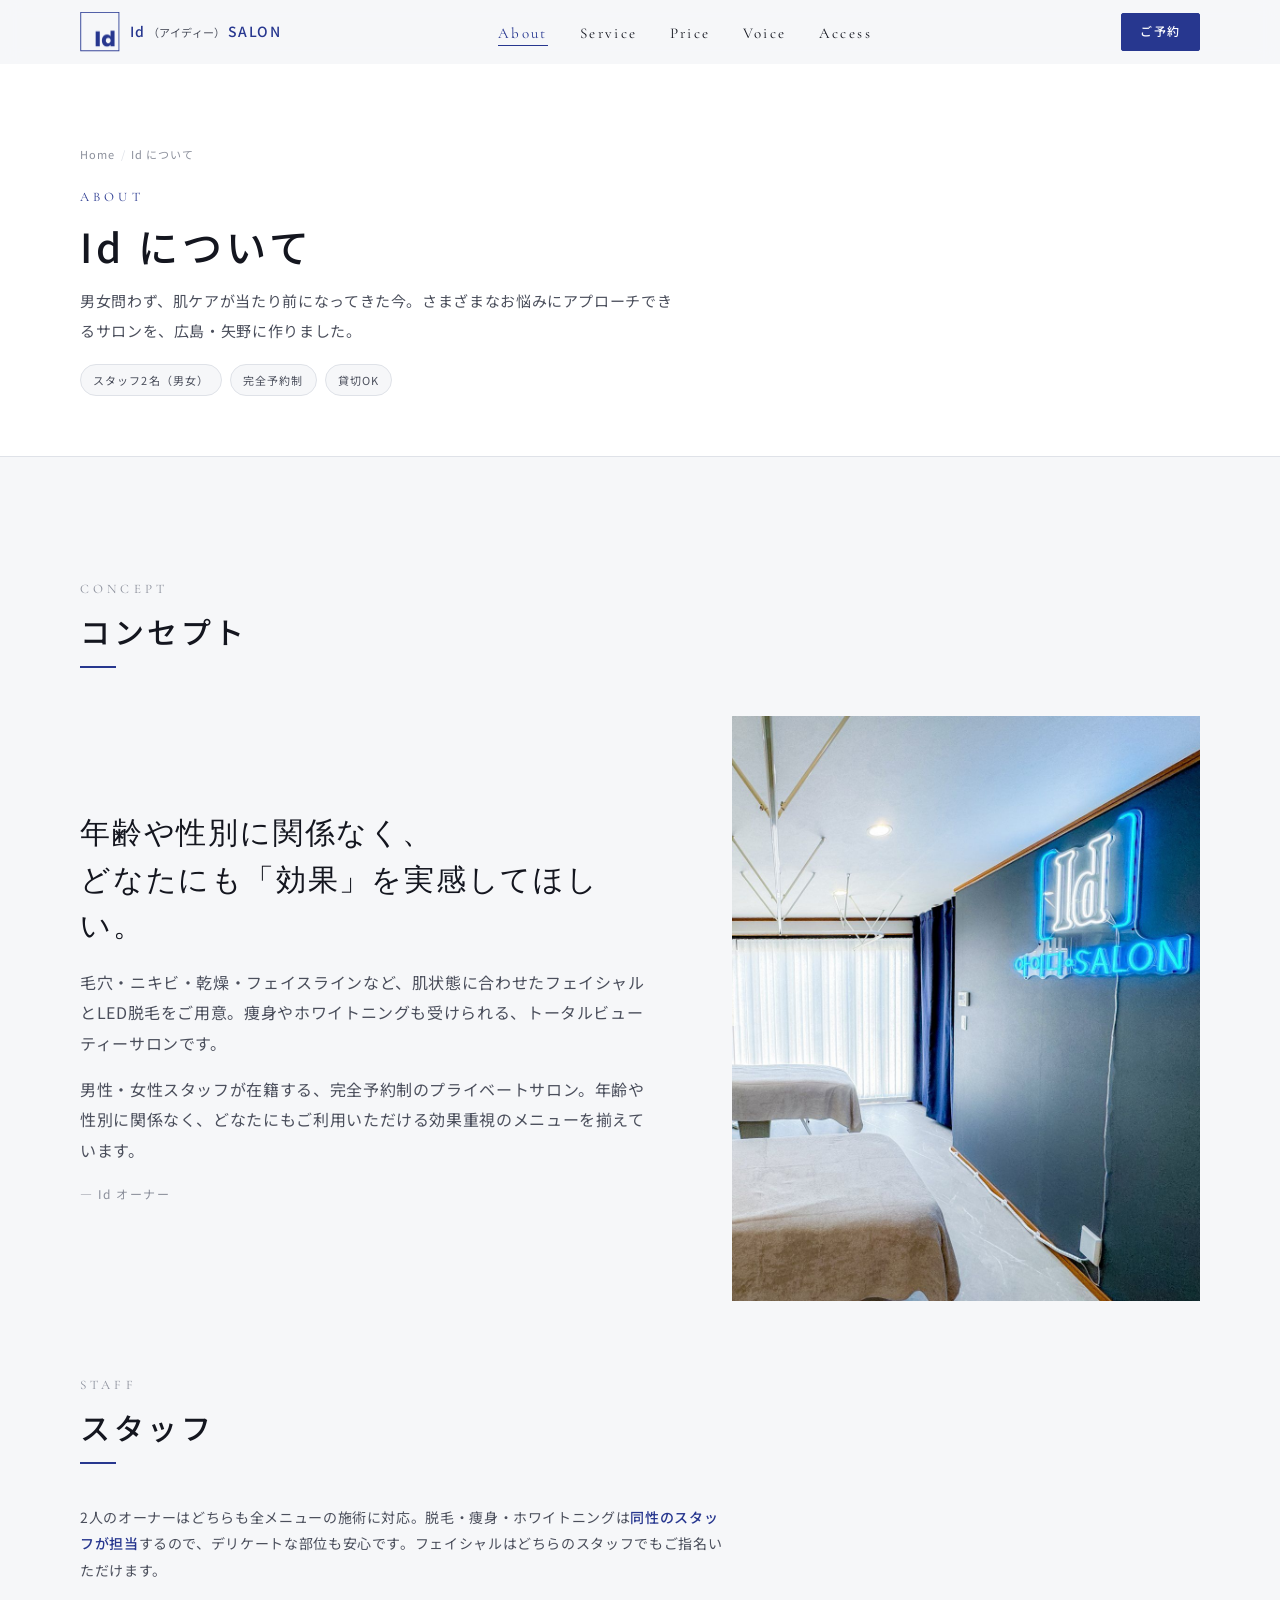
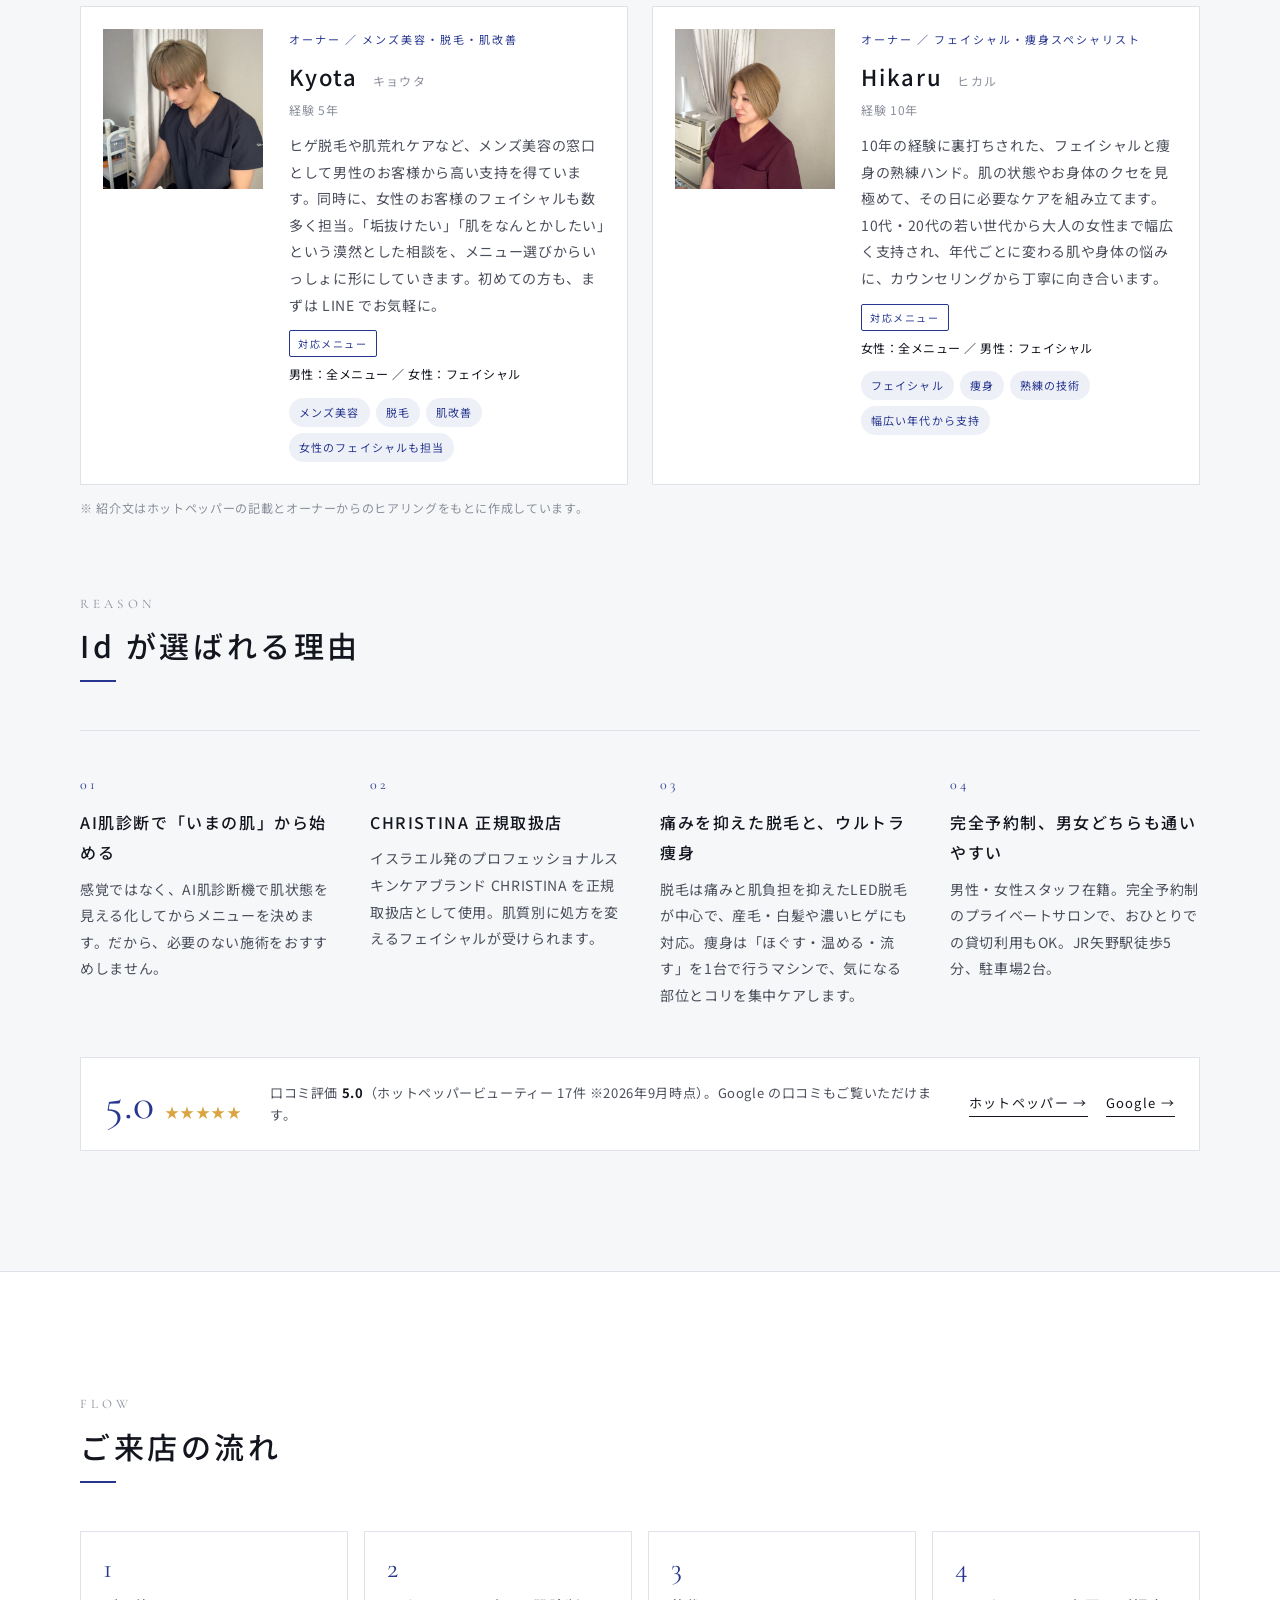
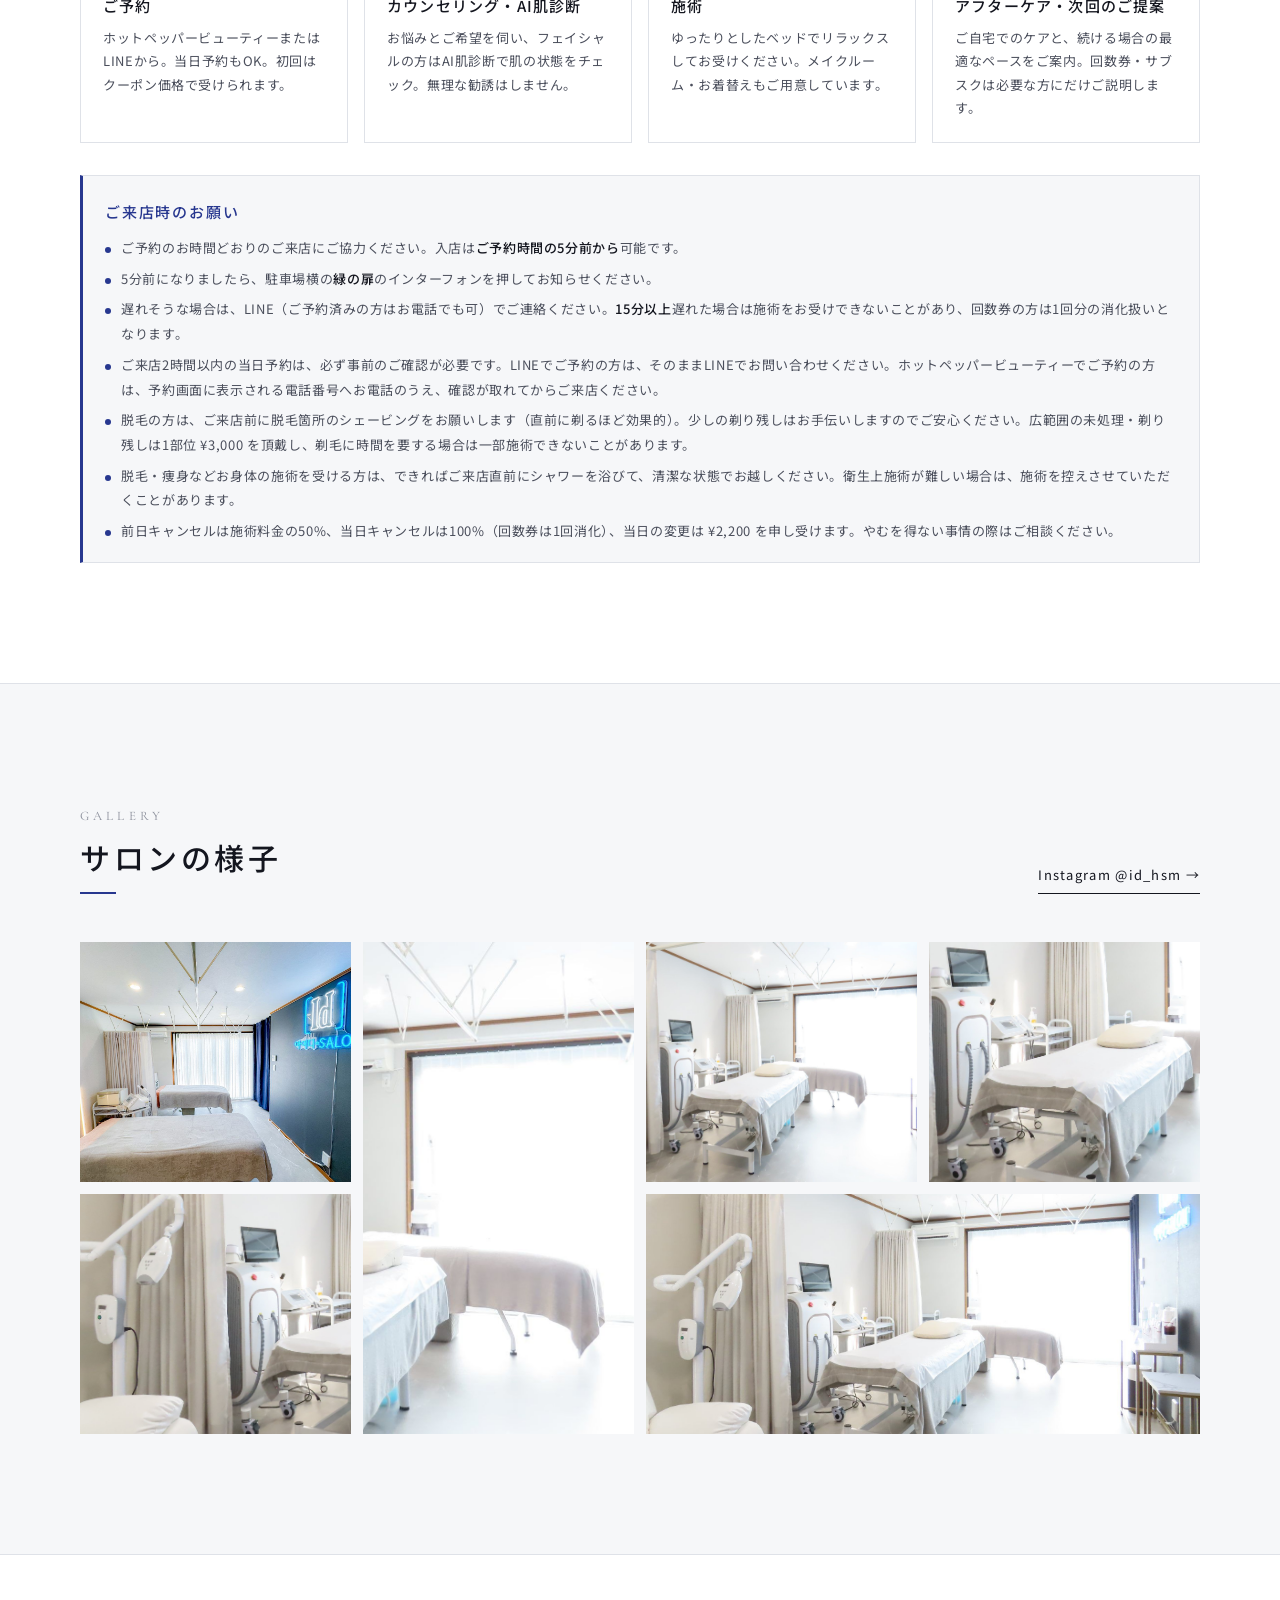
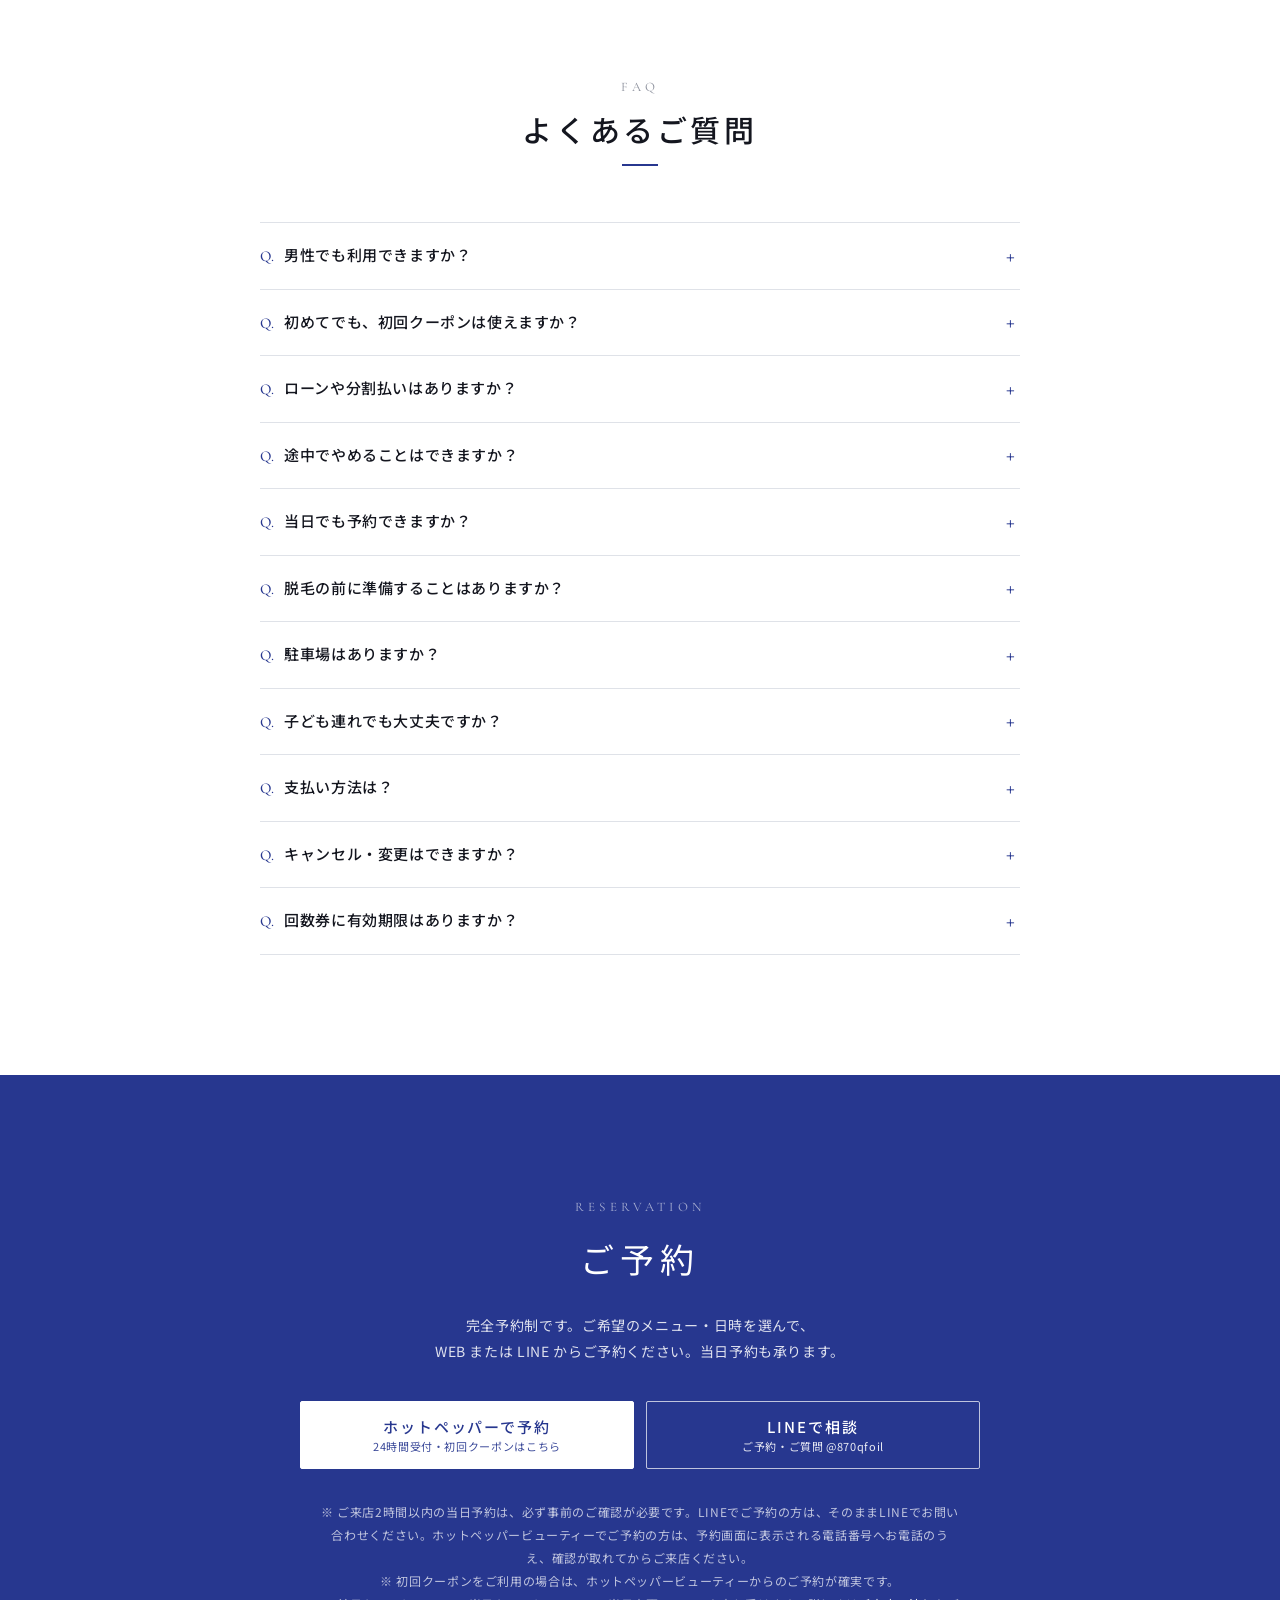
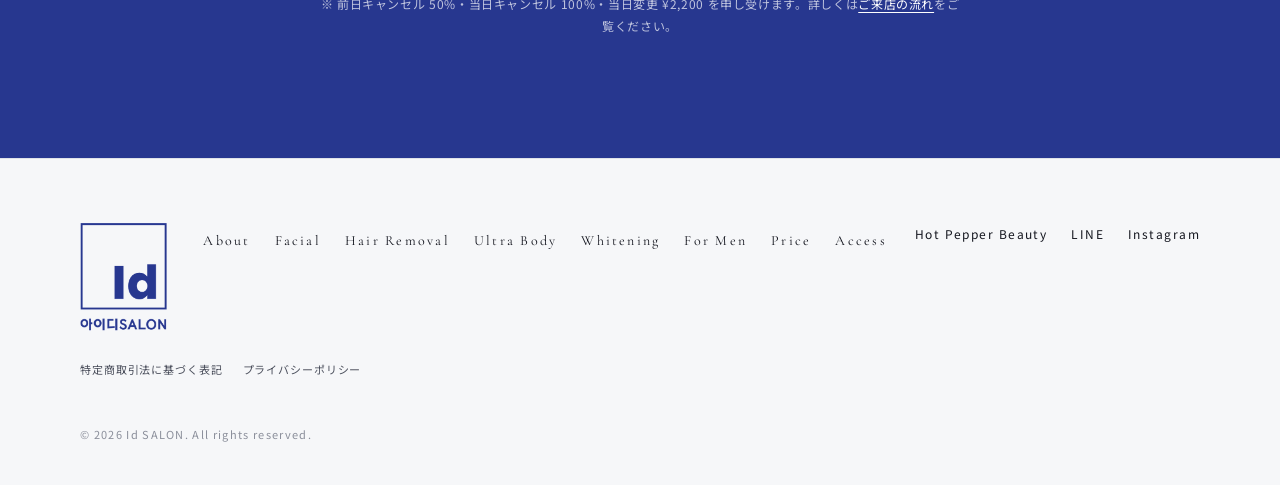
<file: about.html>
<!DOCTYPE html>
<html lang="ja">
<head>
  <meta name="robots" content="noindex, nofollow">
  <meta charset="UTF-8">
  <meta name="viewport" content="width=device-width, initial-scale=1.0">
  <title>サロンについて | Id（アイディー）広島市安芸区矢野</title>
  <meta name="description" content="Id（アイディー）のコンセプト、選ばれる理由、ご来店の流れ、よくある質問、サロンの様子。男女スタッフ在籍・完全予約制・貸切OK。">
  <meta property="og:title" content="サロンについて | Id（アイディー）広島市安芸区矢野">
  <meta property="og:description" content="Id（アイディー）のコンセプト、選ばれる理由、ご来店の流れ、よくある質問、サロンの様子。男女スタッフ在籍・完全予約制・貸切OK。">
  <meta property="og:type" content="website">
  <meta property="og:site_name" content="Id（アイディー）SALON">
  <meta property="og:locale" content="ja_JP">
  <!-- ★要変更: 公開時に SITE_URL（build.py）を本番ドメインに -->
  <meta property="og:url" content="https://example.com/about.html">
  <meta property="og:image" content="https://example.com/images/ogp.jpg">
  <meta name="twitter:card" content="summary_large_image">
  <link rel="canonical" href="https://example.com/about.html">
  <link rel="icon" type="image/png" href="images/favicon.png">
  <link rel="apple-touch-icon" href="images/favicon.png">
  <link rel="preconnect" href="https://fonts.googleapis.com">
  <link rel="preconnect" href="https://fonts.gstatic.com" crossorigin>
  <link href="https://fonts.googleapis.com/css2?family=Cormorant+Garamond:ital,wght@0,400;0,500;1,400&family=Noto+Sans+JP:wght@300;400;500;700&display=swap" rel="stylesheet">
  <link rel="stylesheet" href="css/style.css?v=80">
  <!-- 構造化データ（Google 向け店舗情報） -->
  <script type="application/ld+json">
  {
    "@context": "https://schema.org",
    "@type": "BeautySalon",
    "name": "Id（アイディー）",
    "alternateName": "Id SALON",
    "image": "https://example.com/images/ogp.jpg",
    "url": "https://example.com/",
    "address": {"@type": "PostalAddress", "postalCode": "736-0085", "addressRegion": "広島県", "addressLocality": "広島市安芸区", "streetAddress": "矢野西5-14-18 2F", "addressCountry": "JP"},
    "openingHoursSpecification": [{"@type": "OpeningHoursSpecification", "dayOfWeek": ["Monday","Tuesday","Wednesday","Thursday","Friday","Saturday","Sunday"], "opens": "11:00", "closes": "21:00"}],
    "priceRange": "¥5,000〜¥30,000",
    "paymentAccepted": "Cash, Credit Card, QR Code Payment",
    "currenciesAccepted": "JPY",
    "sameAs": ["https://beauty.hotpepper.jp/kr/slnH000694676/", "https://www.instagram.com/id_hsm/"],
    "description": "Id（アイディー）のコンセプト、選ばれる理由、ご来店の流れ、よくある質問、サロンの様子。男女スタッフ在籍・完全予約制・貸切OK。"
  }
  </script>
  <!-- Google タグ（GA4・GTM-WWMXJNMN）。本番ドメインでのみ読み込む（確認用URL github.io・手元のファイルでは計測しない） -->
  <script>
    window.dataLayer = window.dataLayer || [];
    function gtag(){dataLayer.push(arguments);}
    gtag('js', new Date());
    (function(h){ if (!h || /github\.io$|^localhost$|^127\./.test(h)) return; var s = document.createElement('script'); s.async = true; s.src = 'https://www.googletagmanager.com/gtm.js?id=GTM-WWMXJNMN'; document.head.appendChild(s); })(location.hostname);
  </script>
</head>
<body>

  <!-- ===== ヘッダー（全ページ共通。変更時はすべてのHTMLを同じに） ===== -->
  <header class="header" id="header">
    <div class="header__inner">
      <a href="index.html" class="header__logo" aria-label="Id（アイディー）トップへ">
        <img src="images/logo-mark.png" alt="Id" class="header__mark" width="40" height="40">
        <span class="header__name">Id<span class="header__name-jp">（アイディー）</span>SALON</span>
      </a>
      <nav class="nav" id="nav" aria-label="メインメニュー">
        <ul class="nav__list">
          <li><a href="about.html" class="nav__link is-current">About</a></li>
          <li><a href="index.html#service" class="nav__link">Service</a></li>
          <li><a href="price.html" class="nav__link">Price</a></li>
          <li><a href="index.html#voice" class="nav__link">Voice</a></li>
          <li><a href="index.html#access" class="nav__link">Access</a></li>
          <li><a href="index.html#reserve" class="nav__link nav__link--cta">Reserve</a></li>
        </ul>
      </nav>
      <a href="index.html#reserve" class="btn btn--small btn--primary header__cta">ご予約</a>
      <button class="menu-toggle" id="menuToggle" aria-expanded="false" aria-controls="nav" aria-label="メニューを開く">
        <span></span><span></span>
      </button>
    </div>
  </header>

  <main id="top">

    <section class="page-hero">
      <div class="container">
        <ul class="breadcrumb"><li><a href="index.html">Home</a></li><li>Id について</li></ul>
        <p class="page-hero__en">About</p>
        <h1 class="page-hero__title">Id について</h1>
        <p class="page-hero__lead">男女問わず、肌ケアが当たり前になってきた今。さまざまなお悩みにアプローチできるサロンを、広島・矢野に作りました。</p>
        <ul class="page-hero__meta"><li>スタッフ2名（男女）</li><li>完全予約制</li><li>貸切OK</li></ul>
      </div>
    </section>

    <!-- コンセプト -->
    <section class="section concept">
      <div class="container">
        <div class="sec-row"><div class="section__head"><p class="section__en">Concept</p><h2 class="section__title">コンセプト</h2></div></div>
        <div class="concept__grid">
          <div class="concept__text">
            <p class="concept__lead">年齢や性別に関係なく、<br class="pc-only">どなたにも「効果」を実感してほしい。</p>
            <p>毛穴・ニキビ・乾燥・フェイスラインなど、肌状態に合わせたフェイシャルとLED脱毛をご用意。痩身やホワイトニングも受けられる、トータルビューティーサロンです。</p>
            <p>男性・女性スタッフが在籍する、完全予約制のプライベートサロン。年齢や性別に関係なく、どなたにもご利用いただける効果重視のメニューを揃えています。</p>
            <!-- ★要変更: オーナーのお名前・経歴・写真があれば追加（例：「エステ歴○年」「○○の資格」など） -->
            <p class="concept__sign">— Id オーナー</p>
          </div>
          <div class="concept__media">
            <!-- ★要変更: オーナー写真があれば差し替え -->
            <img src="images/salon-01.jpg" alt="Id サロン店内" width="1000" height="1250" loading="lazy" style="width:100%;height:auto;display:block">
          </div>
        </div>
        <div class="sec-row" style="margin-top:72px"><div class="section__head"><p class="section__en">Staff</p><h2 class="section__title">スタッフ</h2></div></div>
        <p class="staff__lead">2人のオーナーはどちらも全メニューの施術に対応。脱毛・痩身・ホワイトニングは<strong>同性のスタッフが担当</strong>するので、デリケートな部位も安心です。フェイシャルはどちらのスタッフでもご指名いただけます。</p>
        <ul class="staff">
          <li class="staff__card">
            <div class="staff__photo"><img src="images/staff-kyota.jpg" alt="Kyota" width="1000" height="1000" loading="lazy"></div>
            <div class="staff__body">
              <p class="staff__role">オーナー ／ メンズ美容・脱毛・肌改善</p>
              <h3 class="staff__name">Kyota <small>キョウタ</small></h3>
              <p class="staff__career">経験 5年</p>
              <p class="staff__text">ヒゲ脱毛や肌荒れケアなど、メンズ美容の窓口として男性のお客様から高い支持を得ています。同時に、女性のお客様のフェイシャルも数多く担当。「垢抜けたい」「肌をなんとかしたい」という漠然とした相談を、メニュー選びからいっしょに形にしていきます。初めての方も、まずは LINE でお気軽に。</p>
              <p class="staff__scope"><span>対応メニュー</span>男性：全メニュー ／ 女性：フェイシャル</p>
              <ul class="staff__tags"><li>メンズ美容</li><li>脱毛</li><li>肌改善</li><li>女性のフェイシャルも担当</li></ul>
            </div>
          </li>
          <li class="staff__card">
            <div class="staff__photo"><img src="images/staff-hikaru.jpg" alt="Hikaru" width="1000" height="1000" loading="lazy"></div>
            <div class="staff__body">
              <p class="staff__role">オーナー ／ フェイシャル・痩身スペシャリスト</p>
              <h3 class="staff__name">Hikaru <small>ヒカル</small></h3>
              <p class="staff__career">経験 10年</p>
              <p class="staff__text">10年の経験に裏打ちされた、フェイシャルと痩身の熟練ハンド。肌の状態やお身体のクセを見極めて、その日に必要なケアを組み立てます。10代・20代の若い世代から大人の女性まで幅広く支持され、年代ごとに変わる肌や身体の悩みに、カウンセリングから丁寧に向き合います。</p>
              <p class="staff__scope"><span>対応メニュー</span>女性：全メニュー ／ 男性：フェイシャル</p>
              <ul class="staff__tags"><li>フェイシャル</li><li>痩身</li><li>熟練の技術</li><li>幅広い年代から支持</li></ul>
            </div>
          </li>
        </ul>
        <p class="section__note" style="margin-top:12px">※ 紹介文はホットペッパーの記載とオーナーからのヒアリングをもとに作成しています。</p>

        <div class="sec-row" style="margin-top:72px"><div class="section__head"><p class="section__en">Reason</p><h2 class="section__title">Id が選ばれる理由</h2></div></div>
        <ul class="features" style="margin-top:0">
          <li class="feature"><span class="feature__num">01</span><h3 class="feature__title">AI肌診断で「いまの肌」から始める</h3><p class="feature__text">感覚ではなく、AI肌診断機で肌状態を見える化してからメニューを決めます。だから、必要のない施術をおすすめしません。</p></li>
          <li class="feature"><span class="feature__num">02</span><h3 class="feature__title">CHRISTINA 正規取扱店</h3><p class="feature__text">イスラエル発のプロフェッショナルスキンケアブランド CHRISTINA を正規取扱店として使用。肌質別に処方を変えるフェイシャルが受けられます。</p></li>
          <li class="feature"><span class="feature__num">03</span><h3 class="feature__title">痛みを抑えた脱毛と、ウルトラ痩身</h3><p class="feature__text">脱毛は痛みと肌負担を抑えたLED脱毛が中心で、産毛・白髪や濃いヒゲにも対応。痩身は「ほぐす・温める・流す」を1台で行うマシンで、気になる部位とコリを集中ケアします。</p></li>
          <li class="feature"><span class="feature__num">04</span><h3 class="feature__title">完全予約制、男女どちらも通いやすい</h3><p class="feature__text">男性・女性スタッフ在籍。完全予約制のプライベートサロンで、おひとりでの貸切利用もOK。JR矢野駅徒歩5分、駐車場2台。</p></li>
        </ul>
        <div class="proof">
          <div class="proof__score"><span class="proof__num">5.0</span><span class="proof__stars" aria-hidden="true">★★★★★</span></div>
          <p class="proof__text">口コミ評価 <strong>5.0</strong>（ホットペッパービューティー 17件 <span class="note-date">※2026年9月時点</span>）。Google の口コミもご覧いただけます。</p>
          <span class="proof__links"><a href="https://beauty.hotpepper.jp/kr/slnH000694676/review/" class="link-arrow" target="_blank" rel="noopener">ホットペッパー</a><a href="https://share.google/dJgbHaJT1b8ZgHk9W" class="link-arrow" target="_blank" rel="noopener">Google</a></span>
        </div>
      </div>
    </section>

    <!-- ご来店の流れ -->
    <section class="section" id="flow" style="background:var(--c-surface);border-top:1px solid var(--c-line);border-bottom:1px solid var(--c-line)">
      <div class="container">
        <div class="sec-row"><div class="section__head"><p class="section__en">Flow</p><h2 class="section__title">ご来店の流れ</h2></div></div>
        <ol class="flow__list">
          <li class="flow__step"><span class="flow__num">1</span><h3>ご予約</h3><p>ホットペッパービューティーまたはLINEから。当日予約もOK。初回はクーポン価格で受けられます。</p></li>
          <li class="flow__step"><span class="flow__num">2</span><h3>カウンセリング・AI肌診断</h3><p>お悩みとご希望を伺い、フェイシャルの方はAI肌診断で肌の状態をチェック。無理な勧誘はしません。</p></li>
          <li class="flow__step"><span class="flow__num">3</span><h3>施術</h3><p>ゆったりとしたベッドでリラックスしてお受けください。メイクルーム・お着替えもご用意しています。</p></li>
          <li class="flow__step"><span class="flow__num">4</span><h3>アフターケア・次回のご提案</h3><p>ご自宅でのケアと、続ける場合の最適なペースをご案内。回数券・サブスクは必要な方にだけご説明します。</p></li>
        </ol>
        <div class="visit-note">
          <h3 class="visit-note__title">ご来店時のお願い</h3>
          <ul class="visit-note__list">
            <li>ご予約のお時間どおりのご来店にご協力ください。入店は<strong>ご予約時間の5分前から</strong>可能です。</li>
            <li>5分前になりましたら、駐車場横の<strong>緑の扉</strong>のインターフォンを押してお知らせください。</li>
            <li>遅れそうな場合は、LINE（ご予約済みの方はお電話でも可）でご連絡ください。<strong>15分以上</strong>遅れた場合は施術をお受けできないことがあり、回数券の方は1回分の消化扱いとなります。</li>
            <li>ご来店2時間以内の当日予約は、必ず事前のご確認が必要です。LINEでご予約の方は、そのままLINEでお問い合わせください。ホットペッパービューティーでご予約の方は、予約画面に表示される電話番号へお電話のうえ、確認が取れてからご来店ください。</li>
            <li>脱毛の方は、ご来店前に脱毛箇所のシェービングをお願いします（直前に剃るほど効果的）。少しの剃り残しはお手伝いしますのでご安心ください。広範囲の未処理・剃り残しは1部位 ¥3,000 を頂戴し、剃毛に時間を要する場合は一部施術できないことがあります。</li>
            <li>脱毛・痩身などお身体の施術を受ける方は、できればご来店直前にシャワーを浴びて、清潔な状態でお越しください。衛生上施術が難しい場合は、施術を控えさせていただくことがあります。</li>
            <li>前日キャンセルは施術料金の50%、当日キャンセルは100%（回数券は1回消化）、当日の変更は ¥2,200 を申し受けます。やむを得ない事情の際はご相談ください。</li>
          </ul>
        </div>
      </div>
    </section>

    <!-- サロンの様子 -->
    <section class="section gallery" id="gallery">
      <div class="container">
        <div class="sec-row"><div class="section__head"><p class="section__en">Gallery</p><h2 class="section__title">サロンの様子</h2></div><a href="https://www.instagram.com/id_hsm/" class="link-arrow" target="_blank" rel="noopener">Instagram @id_hsm</a></div>
        <ul class="gallery__grid">
          <li class="gallery__item"><img src="images/gallery-01.jpg" alt="Id サロン店内" loading="lazy" style="width:100%;height:100%;object-fit:cover;display:block"></li>
          <li class="gallery__item gallery__item--tall"><img src="images/gallery-02.jpg" alt="窓辺の施術ベッド" loading="lazy"></li>
          <li class="gallery__item"><img src="images/salon-03.jpg" alt="施術ルーム全体" loading="lazy"></li>
          <li class="gallery__item"><img src="images/svc-hair.jpg" alt="LED脱毛マシン" loading="lazy"></li>
          <li class="gallery__item"><img src="images/svc-white.jpg" alt="ホワイトニング用のライトとチェア" loading="lazy"></li>
          <li class="gallery__item gallery__item--wide"><img src="images/gallery-06.jpg" alt="明るく清潔な施術ルーム" loading="lazy"></li>
        </ul>
      </div>
    </section>

    <!-- FAQ -->
    <section class="section faq" id="faq" style="background:var(--c-surface);border-top:1px solid var(--c-line)">
      <div class="container container--narrow">
        <div class="section__head section__head--center"><p class="section__en">FAQ</p><h2 class="section__title">よくあるご質問</h2></div>
        <!-- ★要変更: 回答内容をご確認ください。追加したい質問があれば追記します -->
        <div class="faq__list">
          <details class="faq__item"><summary>男性でも利用できますか？</summary><p>はい。脱毛・痩身・フェイシャル・ホワイトニングすべて男性の方にご利用いただけます。脱毛・痩身・ホワイトニングは男性スタッフ（Kyota）が担当するので、デリケートな部位も安心です。完全予約制で貸切利用もできるので、周りを気にせずお過ごしいただけます。</p></details>
          <details class="faq__item"><summary>初めてでも、初回クーポンは使えますか？</summary><p>はい。ご新規の方は、ホットペッパービューティーのクーポンをお選びのうえご予約ください。学生の方はU24学割もご利用いただけます。</p></details>
          <details class="faq__item"><summary>ローンや分割払いはありますか？</summary><p>ローン・分割契約のお取り扱いはありません。お支払いは毎回その場で、現金・クレジットカード・QRコード決済（PayPayを除く）・電子マネーがご利用いただけます。</p></details>
          <details class="faq__item"><summary>途中でやめることはできますか？</summary><p>はい。都度払いで通えるので、続けるかどうかは毎回お決めいただけます。Id Prime もいつでも解約できます。回数券の有効期限やご利用条件は、ご購入前にカウンセリングでご説明します。</p></details>
          <details class="faq__item"><summary>当日でも予約できますか？</summary><p>空きがあれば当日予約も承ります。夜20時以降の受付にも対応しています。ご来店2時間以内の当日予約は、必ず事前のご確認が必要です。LINEでご予約の方は、そのままLINEでお問い合わせください。ホットペッパービューティーでご予約の方は、予約画面に表示される電話番号へお電話のうえ、確認が取れてからご来店ください。</p></details>
          <details class="faq__item"><summary>脱毛の前に準備することはありますか？</summary><p>ご来店前に脱毛箇所のシェービングをお願いします。直前に剃ってくるほど光が届きやすくなりますが、お仕事終わりの方は当日の朝や前日の夜でも大丈夫です。少しの剃り残しはお手伝いしますのでご安心ください（広範囲の未処理・剃り残しは1部位 ¥3,000、剃毛に時間を要する場合は一部施術できないことがあります）。また、お身体の脱毛・痩身の方は、できればご来店直前にシャワーを浴びて清潔な状態でお越しください。衛生上施術が難しい場合は、施術を控えさせていただくことがあります。</p></details>
          <details class="faq__item"><summary>駐車場はありますか？</summary><p>建物1階に2台分の駐車場をご用意しています。JR矢野駅からは徒歩5分です。</p></details>
          <details class="faq__item"><summary>子ども連れでも大丈夫ですか？</summary><p>お子さま同伴でのご来店も可能です。ご予約時にお知らせください。</p></details>
          <details class="faq__item"><summary>支払い方法は？</summary><p>現金、クレジットカード（Visa・Mastercard・JCB・American Express・Diners Club・Discover・UnionPay）、QRコード決済（d払い・楽天ペイ・au PAY・メルペイ・WeChat Pay・Alipay ※PayPayは除く）、電子マネー（iD・QUICPay・交通系IC）がご利用いただけます。</p></details>
          <details class="faq__item"><summary>キャンセル・変更はできますか？</summary><p>ご予定が変わった場合は、できるだけお早めに LINE よりご連絡ください。前日のキャンセルは施術料金の50%、当日のキャンセル（ご連絡の有無にかかわらず）は100%を申し受けます（回数券・Id Prime の場合、当日キャンセルは1回分の消化扱い）。当日のご予約変更は変更手数料 ¥2,200 を頂戴しております。やむを得ない事情がある場合はご相談ください。詳しくは<a href="tokushoho.html" class="link-inline">特定商取引法に基づく表記</a>をご覧ください。</p></details>
          <details class="faq__item"><summary>回数券に有効期限はありますか？</summary><p>脱毛は3回券 90日・6回券 180日・12回券 365日、ウルトラ痩身・リラクウルトラの2回券は30日、ホワイトニングの3回券は45日です（購入日から起算）。Id Prime は決済日から30日以内に1回ご利用いただけます。</p></details>
        </div>
      </div>
    </section>

    <!-- ===== 予約 ===== -->
    <section class="section reserve" id="reserve">
      <div class="container reserve__inner">
        <p class="section__en section__en--light">Reservation</p>
        <h2 class="reserve__title">ご予約</h2>
        <p class="reserve__lead">
          完全予約制です。ご希望のメニュー・日時を選んで、<br class="pc-only">WEB または LINE からご予約ください。当日予約も承ります。
        </p>
        <div class="reserve__buttons">
          <a href="https://beauty.hotpepper.jp/kr/slnH000694676/coupon/" class="btn btn--white btn--lg" target="_blank" rel="noopener" data-reserve="web">
            <span class="btn__label">ホットペッパーで予約</span>
            <span class="btn__sub">24時間受付・初回クーポンはこちら</span>
          </a>
          <a href="https://line.me/R/ti/p/@870qfoil" class="btn btn--outline-white btn--lg" target="_blank" rel="noopener" data-reserve="line">
            <span class="btn__label">LINEで相談</span>
            <span class="btn__sub">ご予約・ご質問 @870qfoil</span>
          </a>
        </div>
        <p class="reserve__note">
          ※ ご来店2時間以内の当日予約は、必ず事前のご確認が必要です。LINEでご予約の方は、そのままLINEでお問い合わせください。ホットペッパービューティーでご予約の方は、予約画面に表示される電話番号へお電話のうえ、確認が取れてからご来店ください。<br>
          ※ 初回クーポンをご利用の場合は、ホットペッパービューティーからのご予約が確実です。<br>
          ※ 前日キャンセル 50%・当日キャンセル 100%・当日変更 ¥2,200 を申し受けます。詳しくは<a href="about.html#flow" class="reserve__link">ご来店の流れ</a>をご覧ください。
        </p>
      </div>
    </section>

  </main>

  <!-- ===== フッター（全ページ共通） ===== -->
  <footer class="footer">
    <div class="container footer__inner">
      <div class="footer__brand">
        <img src="images/logo.png" alt="Id 아이디SALON" class="footer__logo" width="864" height="1058">
      </div>
      <ul class="footer__links">
        <li><a href="about.html">About</a></li>
        <li><a href="facial.html">Facial</a></li>
        <li><a href="hair-removal.html">Hair Removal</a></li>
        <li><a href="body.html">Ultra Body</a></li>
        <li><a href="whitening.html">Whitening</a></li>
        <li><a href="mens.html">For Men</a></li>
        <li><a href="price.html">Price</a></li>
        <li><a href="index.html#access">Access</a></li>
      </ul>
      <ul class="footer__sns">
        <li><a href="https://beauty.hotpepper.jp/kr/slnH000694676/coupon/" target="_blank" rel="noopener">Hot Pepper Beauty</a></li>
        <li><a href="https://line.me/R/ti/p/@870qfoil" target="_blank" rel="noopener">LINE</a></li>
        <li><a href="https://www.instagram.com/id_hsm/" target="_blank" rel="noopener">Instagram</a></li>
      </ul>
      <ul class="footer__legal">
        <li><a href="tokushoho.html">特定商取引法に基づく表記</a></li>
        <li><a href="privacy.html">プライバシーポリシー</a></li>
      </ul>
      <p class="footer__copy">&copy; <span id="year"></span> Id SALON. All rights reserved.</p>
    </div>
  </footer>

  <!-- ===== スマホ用 固定予約バー ===== -->
  <div class="fixed-bar" id="fixedBar">
    <a href="https://beauty.hotpepper.jp/kr/slnH000694676/coupon/" class="fixed-bar__btn fixed-bar__btn--main" target="_blank" rel="noopener">ホットペッパーで予約</a>
    <a href="https://line.me/R/ti/p/@870qfoil" class="fixed-bar__btn fixed-bar__btn--sub" target="_blank" rel="noopener">
      <svg width="18" height="18" viewBox="0 0 24 24" fill="none" stroke="currentColor" stroke-width="1.6" aria-hidden="true"><path d="M21 11.5a8.4 8.4 0 0 1-8.5 8.3c-.9 0-1.8-.1-2.6-.4L5 21l1-3.6A8.3 8.3 0 0 1 3 11.5C3 6.9 7 3.2 12 3.2s9 3.7 9 8.3z"/></svg>
      LINEで相談
    </a>
  </div>

  <script src="js/main.js?v=5"></script>
</body>
</html>
</file>
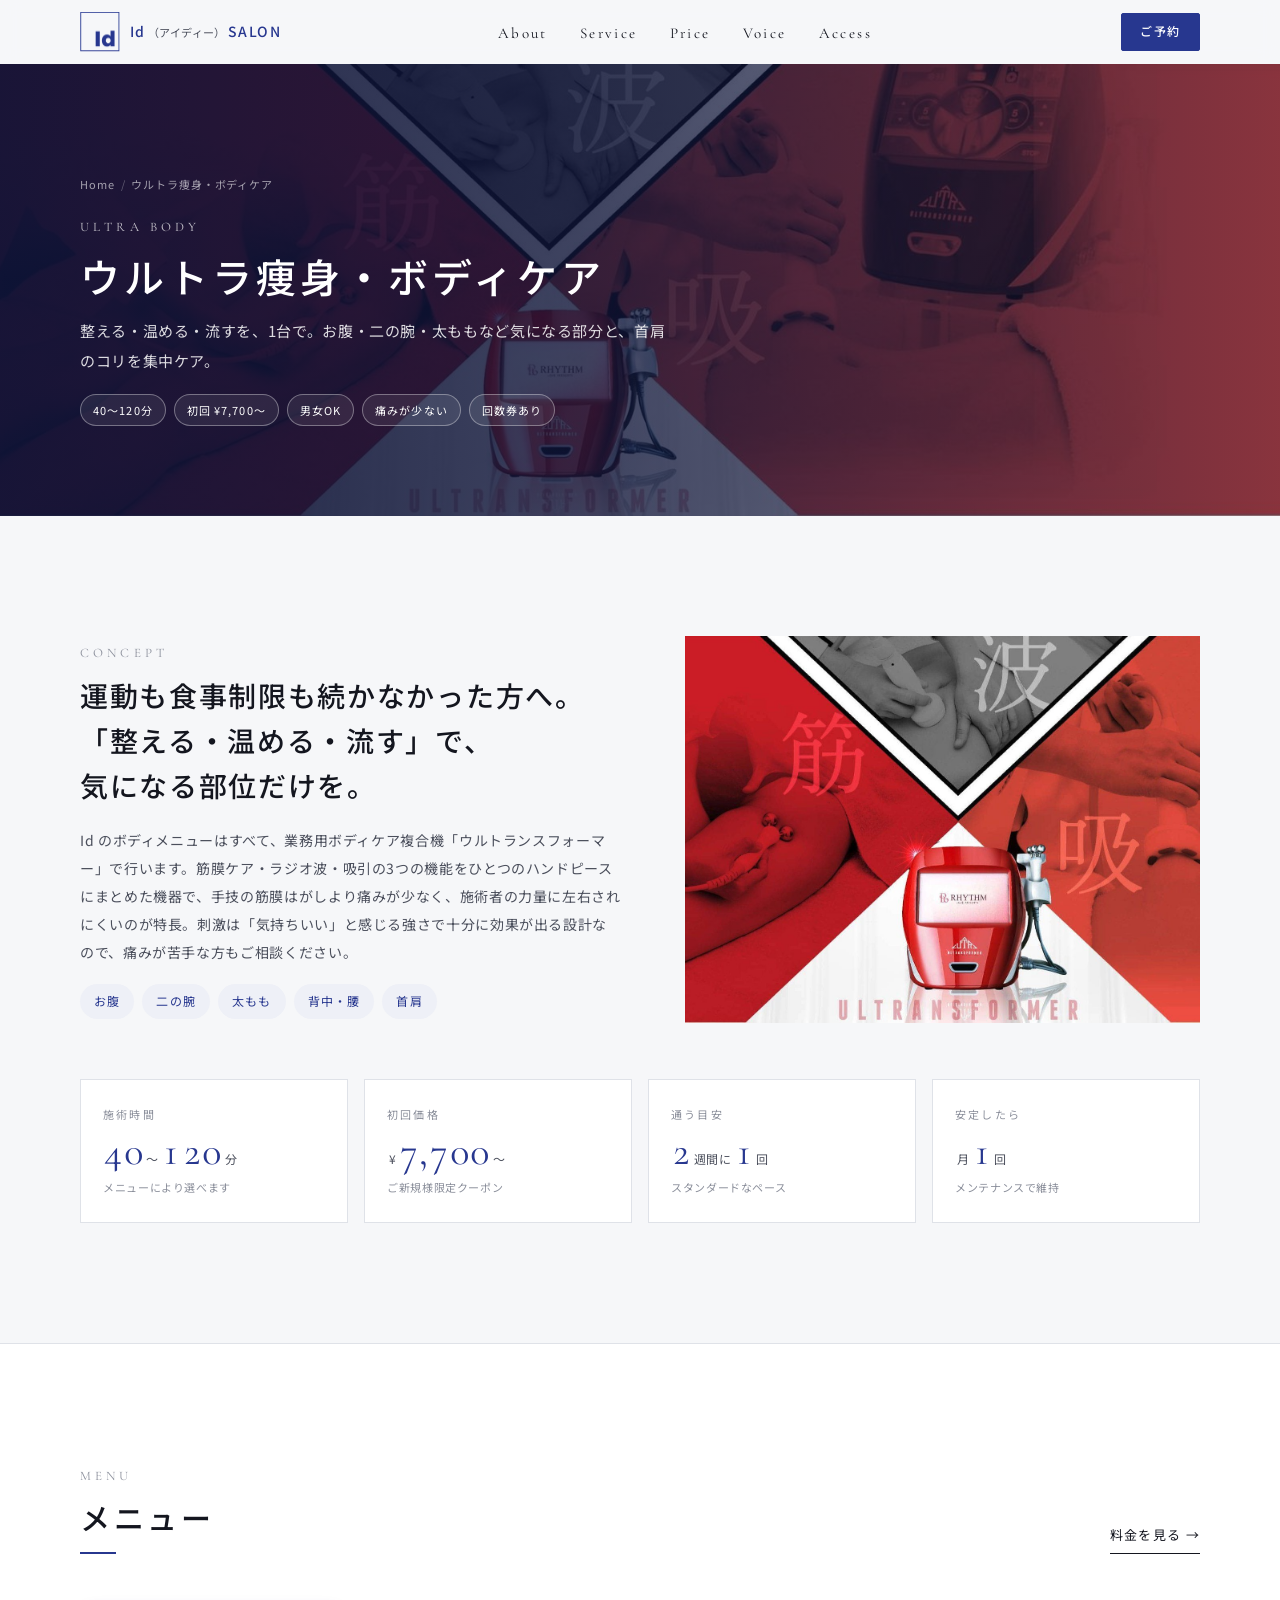
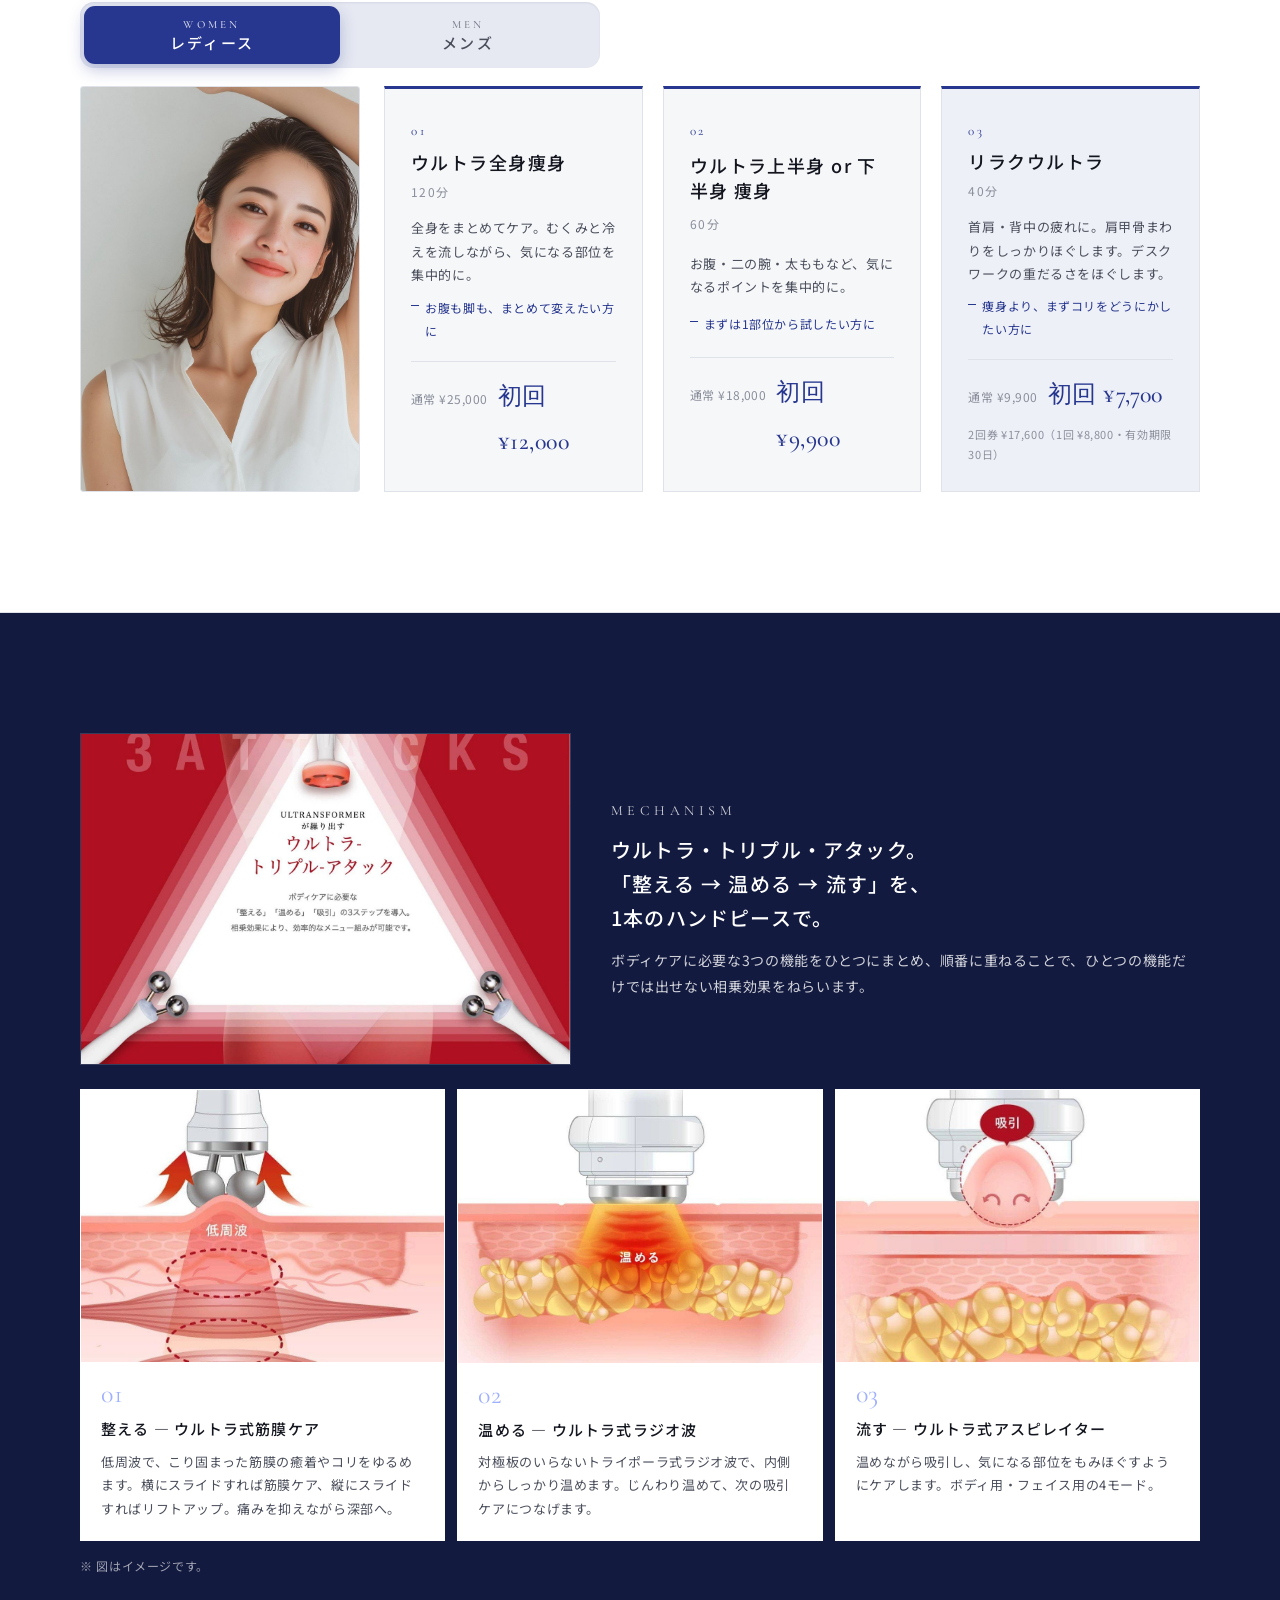
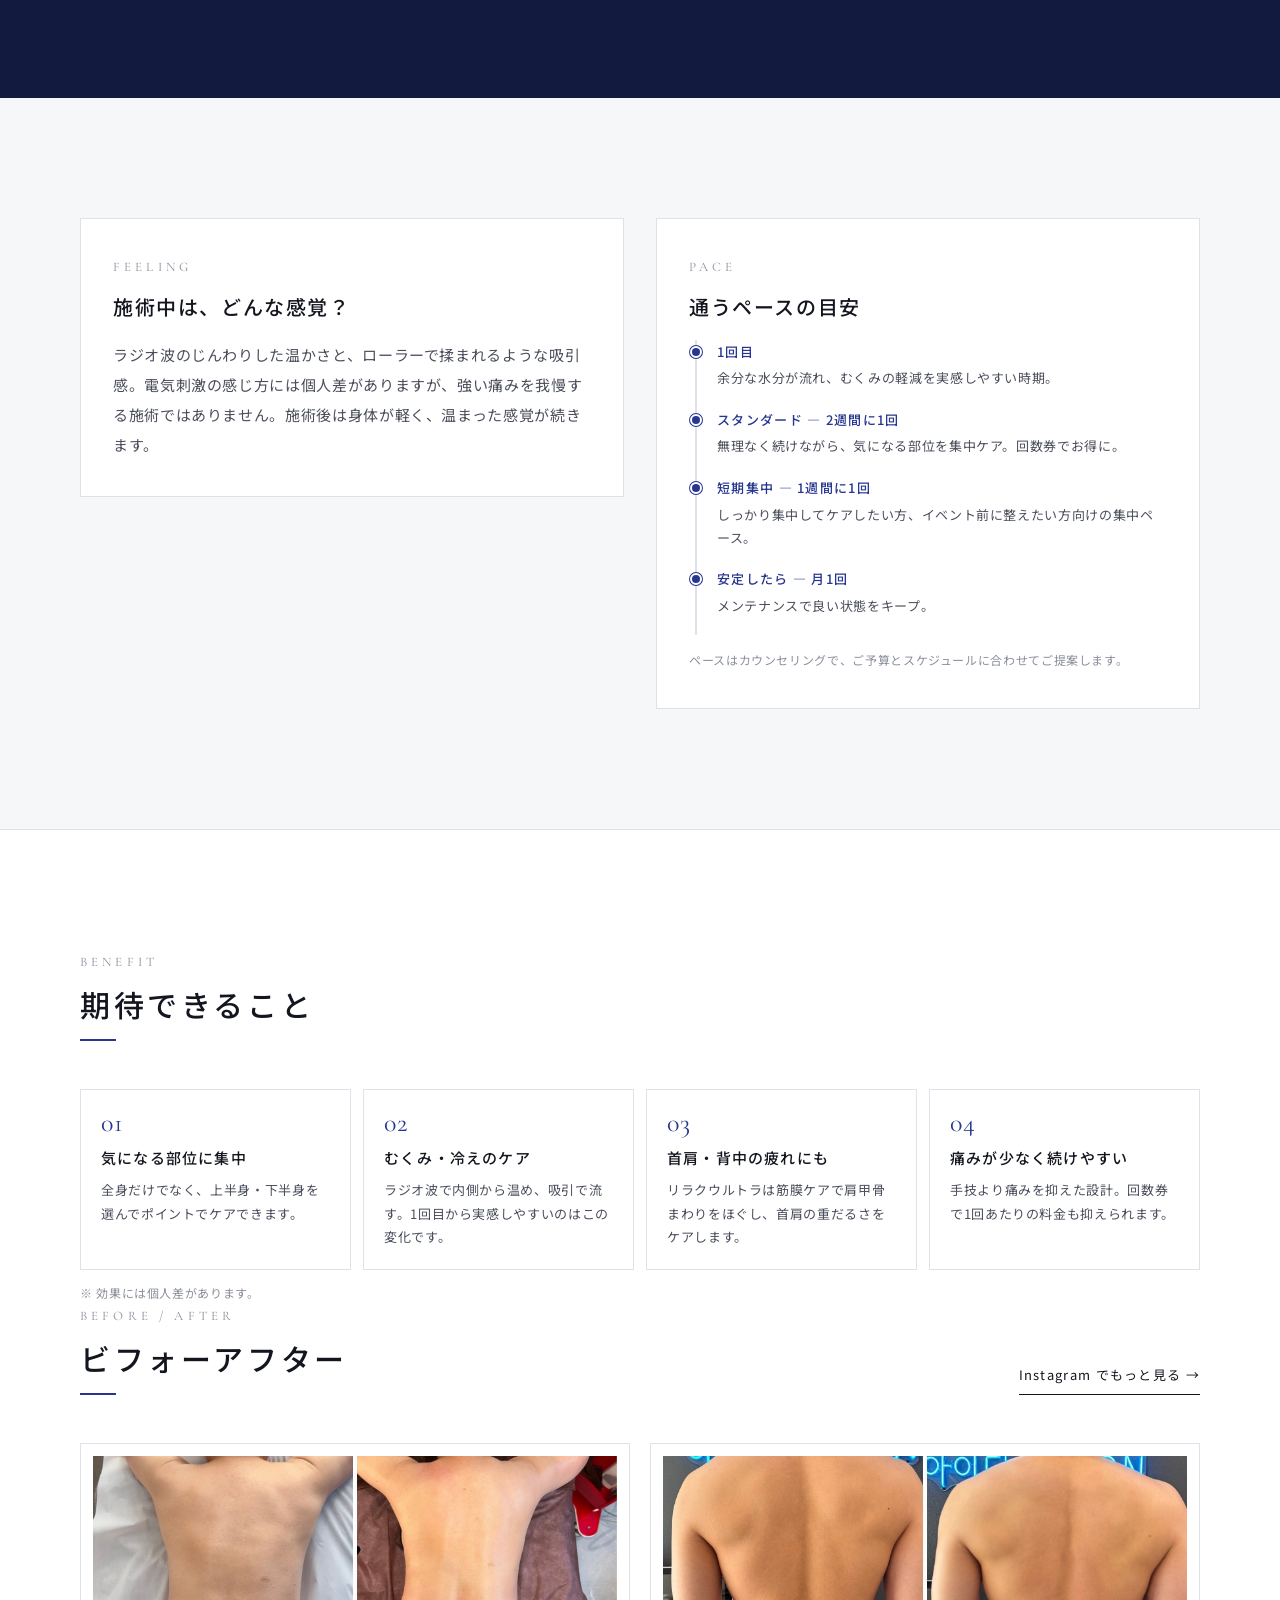
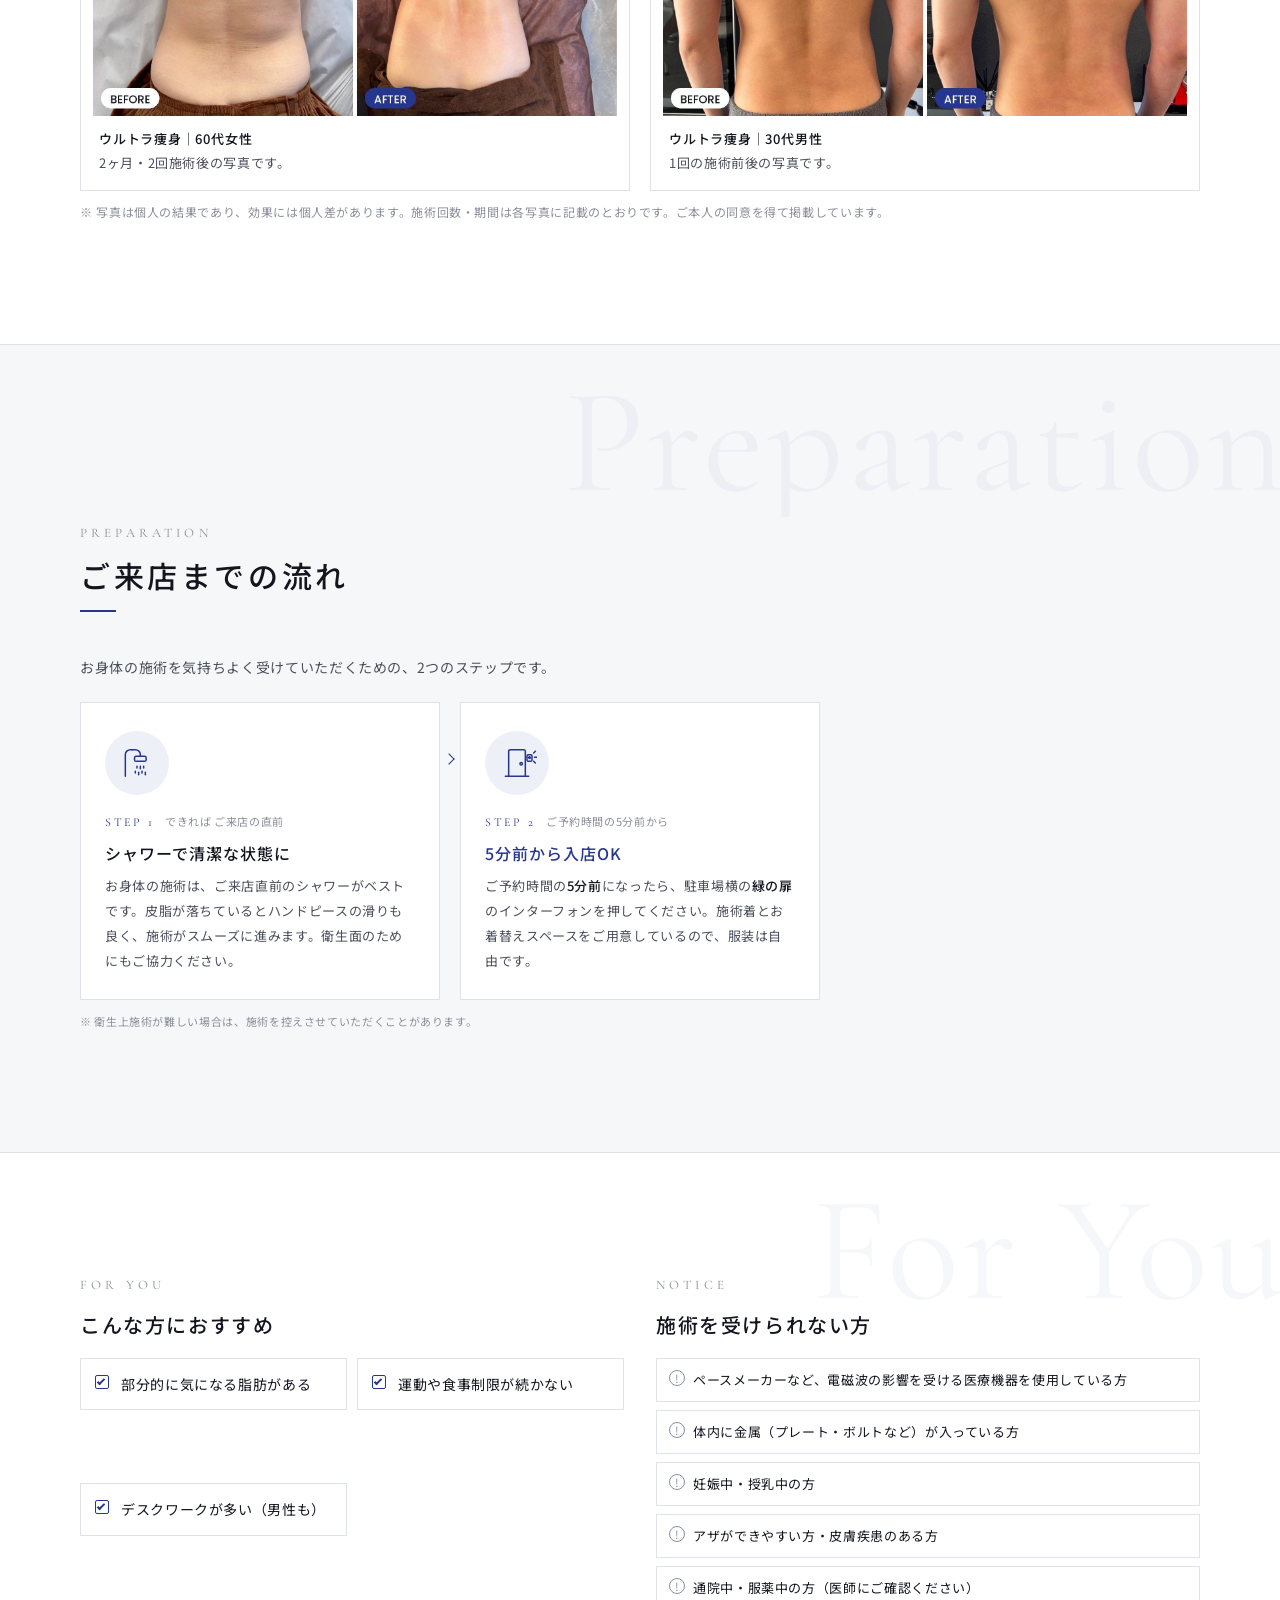
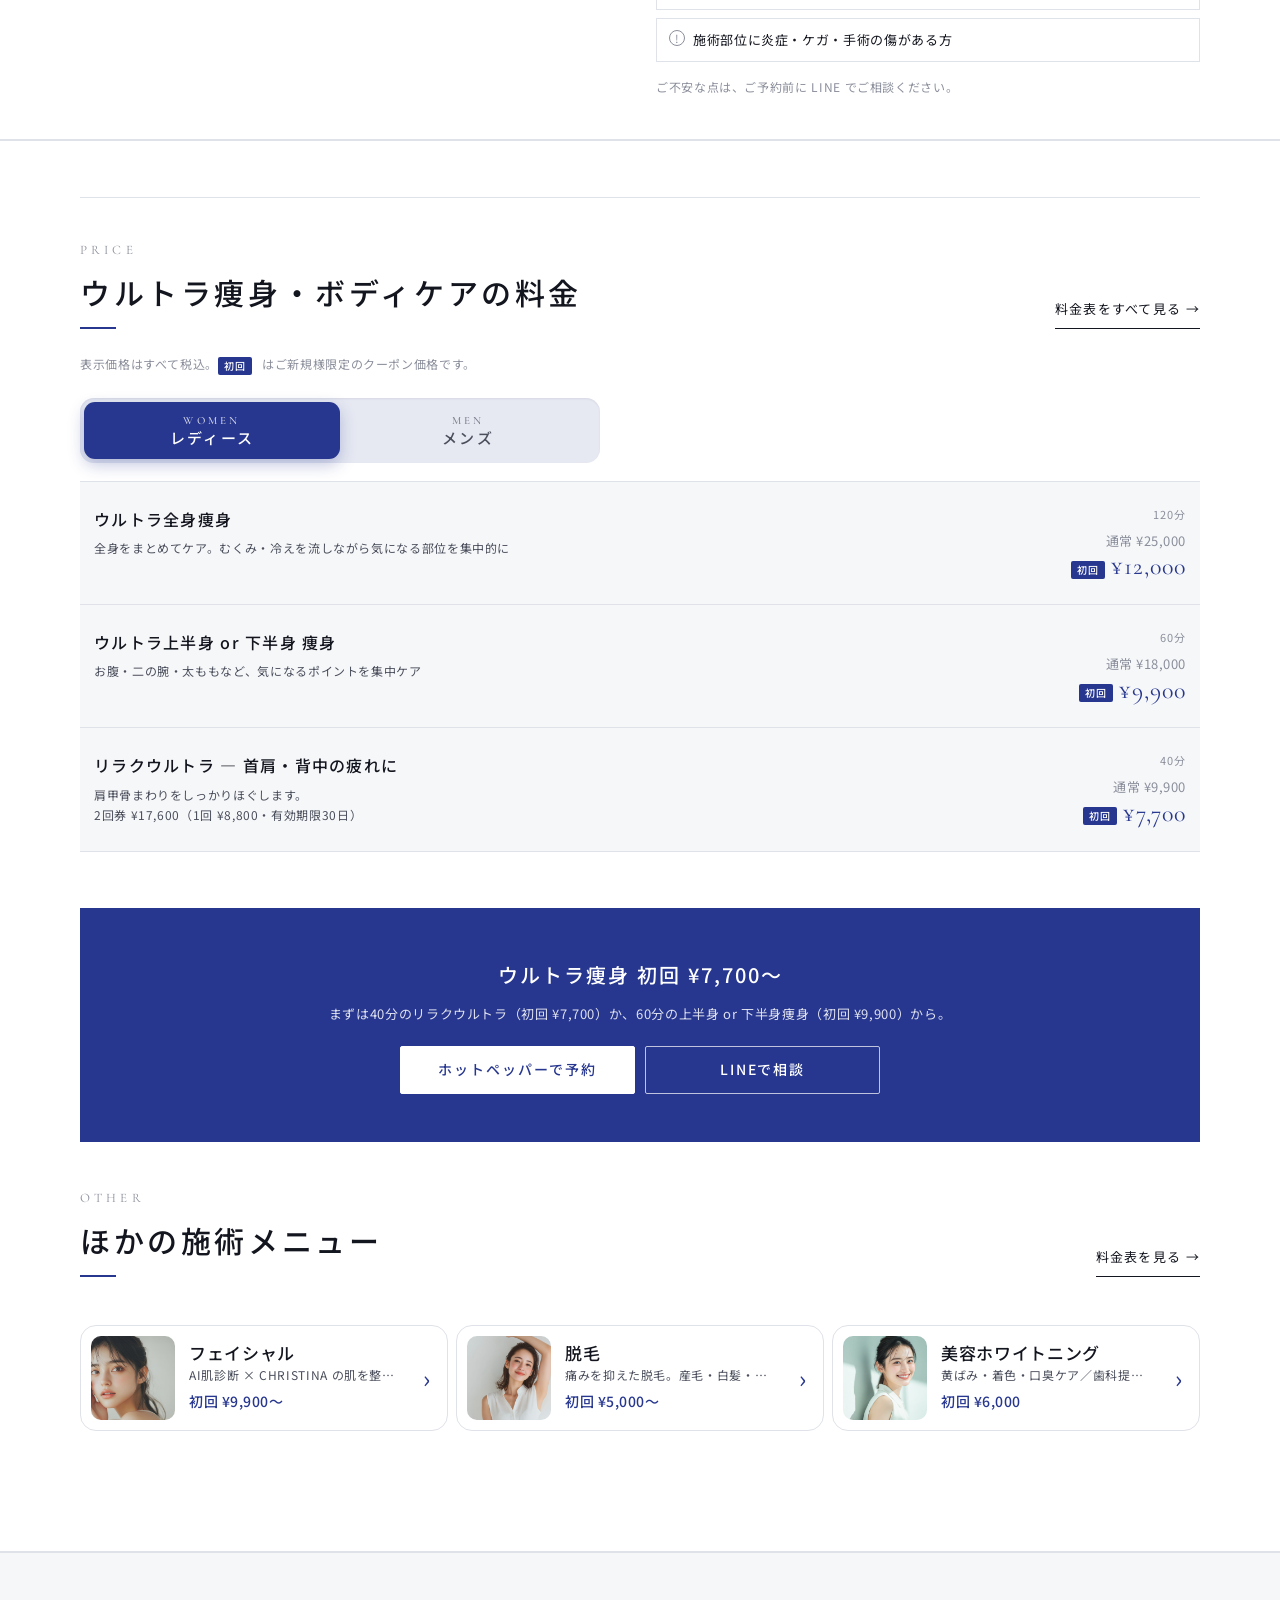
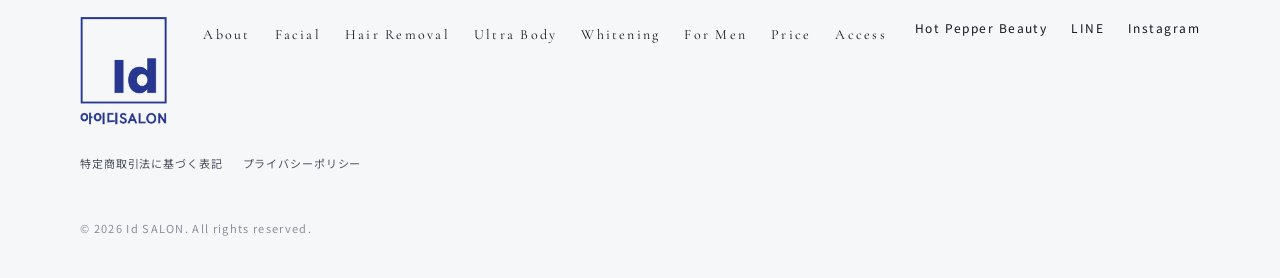
<file: body.html>
<!DOCTYPE html>
<html lang="ja">
<head>
  <meta name="robots" content="noindex, nofollow">
  <meta charset="UTF-8">
  <meta name="viewport" content="width=device-width, initial-scale=1.0">
  <title>ウルトラ痩身・ボディケア | Id（アイディー）広島市安芸区矢野</title>
  <meta name="description" content="「整える・温める・流す」を1台で行うマシンで、気になる部位と首肩・背中の疲れを集中ケア。ウルトラ全身痩身・上半身or下半身痩身・リラクウルトラ。初回¥7,700〜。">
  <meta property="og:title" content="ウルトラ痩身・ボディケア | Id（アイディー）広島市安芸区矢野">
  <meta property="og:description" content="「整える・温める・流す」を1台で行うマシンで、気になる部位と首肩・背中の疲れを集中ケア。ウルトラ全身痩身・上半身or下半身痩身・リラクウルトラ。初回¥7,700〜。">
  <meta property="og:type" content="website">
  <meta property="og:site_name" content="Id（アイディー）SALON">
  <meta property="og:locale" content="ja_JP">
  <!-- ★要変更: 公開時に SITE_URL（build.py）を本番ドメインに -->
  <meta property="og:url" content="https://example.com/body.html">
  <meta property="og:image" content="https://example.com/images/ogp.jpg">
  <meta name="twitter:card" content="summary_large_image">
  <link rel="canonical" href="https://example.com/body.html">
  <link rel="icon" type="image/png" href="images/favicon.png">
  <link rel="apple-touch-icon" href="images/favicon.png">
  <link rel="preconnect" href="https://fonts.googleapis.com">
  <link rel="preconnect" href="https://fonts.gstatic.com" crossorigin>
  <link href="https://fonts.googleapis.com/css2?family=Cormorant+Garamond:ital,wght@0,400;0,500;1,400&family=Noto+Sans+JP:wght@300;400;500;700&display=swap" rel="stylesheet">
  <link rel="stylesheet" href="css/style.css?v=80">
  <!-- 構造化データ（Google 向け店舗情報） -->
  <script type="application/ld+json">
  {
    "@context": "https://schema.org",
    "@type": "BeautySalon",
    "name": "Id（アイディー）",
    "alternateName": "Id SALON",
    "image": "https://example.com/images/ogp.jpg",
    "url": "https://example.com/",
    "address": {"@type": "PostalAddress", "postalCode": "736-0085", "addressRegion": "広島県", "addressLocality": "広島市安芸区", "streetAddress": "矢野西5-14-18 2F", "addressCountry": "JP"},
    "openingHoursSpecification": [{"@type": "OpeningHoursSpecification", "dayOfWeek": ["Monday","Tuesday","Wednesday","Thursday","Friday","Saturday","Sunday"], "opens": "11:00", "closes": "21:00"}],
    "priceRange": "¥5,000〜¥30,000",
    "paymentAccepted": "Cash, Credit Card, QR Code Payment",
    "currenciesAccepted": "JPY",
    "sameAs": ["https://beauty.hotpepper.jp/kr/slnH000694676/", "https://www.instagram.com/id_hsm/"],
    "description": "「整える・温める・流す」を1台で行うマシンで、気になる部位と首肩・背中の疲れを集中ケア。ウルトラ全身痩身・上半身or下半身痩身・リラクウルトラ。初回¥7,700〜。"
  }
  </script>
  <!-- Google タグ（GA4・GTM-WWMXJNMN）。本番ドメインでのみ読み込む（確認用URL github.io・手元のファイルでは計測しない） -->
  <script>
    window.dataLayer = window.dataLayer || [];
    function gtag(){dataLayer.push(arguments);}
    gtag('js', new Date());
    (function(h){ if (!h || /github\.io$|^localhost$|^127\./.test(h)) return; var s = document.createElement('script'); s.async = true; s.src = 'https://www.googletagmanager.com/gtm.js?id=GTM-WWMXJNMN'; document.head.appendChild(s); })(location.hostname);
  </script>
</head>
<body>

  <!-- ===== ヘッダー（全ページ共通。変更時はすべてのHTMLを同じに） ===== -->
  <header class="header" id="header">
    <div class="header__inner">
      <a href="index.html" class="header__logo" aria-label="Id（アイディー）トップへ">
        <img src="images/logo-mark.png" alt="Id" class="header__mark" width="40" height="40">
        <span class="header__name">Id<span class="header__name-jp">（アイディー）</span>SALON</span>
      </a>
      <nav class="nav" id="nav" aria-label="メインメニュー">
        <ul class="nav__list">
          <li><a href="about.html" class="nav__link">About</a></li>
          <li><a href="index.html#service" class="nav__link">Service</a></li>
          <li><a href="price.html" class="nav__link">Price</a></li>
          <li><a href="index.html#voice" class="nav__link">Voice</a></li>
          <li><a href="index.html#access" class="nav__link">Access</a></li>
          <li><a href="index.html#reserve" class="nav__link nav__link--cta">Reserve</a></li>
        </ul>
      </nav>
      <a href="index.html#reserve" class="btn btn--small btn--primary header__cta">ご予約</a>
      <button class="menu-toggle" id="menuToggle" aria-expanded="false" aria-controls="nav" aria-label="メニューを開く">
        <span></span><span></span>
      </button>
    </div>
  </header>

  <main id="top">

    <!-- ヒーロー（画像背景） -->
    <section class="page-hero page-hero--img">
      <img src="images/ultra-banner.jpg" alt="" class="page-hero__bg" width="2000" height="660">
      <div class="page-hero__shade"></div>
      <div class="container page-hero__inner">
        <ul class="breadcrumb breadcrumb--light"><li><a href="index.html">Home</a></li><li>ウルトラ痩身・ボディケア</li></ul>
        <p class="page-hero__en">Ultra Body</p>
        <h1 class="page-hero__title">ウルトラ痩身・ボディケア</h1>
        <p class="page-hero__lead">整える・温める・流すを、1台で。お腹・二の腕・太ももなど気になる部分と、首肩のコリを集中ケア。</p>
        <ul class="page-hero__meta page-hero__meta--light"><li>40〜120分</li><li>初回 ¥7,700〜</li><li>男女OK</li><li>痛みが少ない</li><li>回数券あり</li></ul>
      </div>
    </section>

    <!-- コンセプト -->
    <section class="section">
      <div class="container">
        <div class="ub-intro">
          <div class="ub-intro__text">
            <p class="section__en">Concept</p>
            <h2 class="ub-intro__catch">運動も食事制限も<br class="sp-only">続かなかった方へ。<br>「整える・温める・流す」で、<br class="pc-only">気になる部位だけを。</h2>
            <p>Id のボディメニューはすべて、業務用ボディケア複合機「ウルトランスフォーマー」で行います。筋膜ケア・ラジオ波・吸引の3つの機能をひとつのハンドピースにまとめた機器で、手技の筋膜はがしより痛みが少なく、施術者の力量に左右されにくいのが特長。刺激は「気持ちいい」と感じる強さで十分に効果が出る設計なので、痛みが苦手な方もご相談ください。</p>
            <ul class="ub-intro__tags"><li>お腹</li><li>二の腕</li><li>太もも</li><li>背中・腰</li><li>首肩</li></ul>
          </div>
          <figure class="ub-intro__media">
            <img src="images/ultra-main.jpg" alt="痩身マシン ウルトランスフォーマー" width="1285" height="964">
          </figure>
        </div>
        <ul class="stats">
          <li class="stat"><span class="stat__label">施術時間</span><span class="stat__num">40<small>〜</small>120<small>分</small></span><span class="stat__sub">メニューにより選べます</span></li>
          <li class="stat"><span class="stat__label">初回価格</span><span class="stat__num"><small>¥</small>7,700<small>〜</small></span><span class="stat__sub">ご新規様限定クーポン</span></li>
          <li class="stat"><span class="stat__label">通う目安</span><span class="stat__num">2<small>週間に</small>1<small>回</small></span><span class="stat__sub">スタンダードなペース</span></li>
          <li class="stat"><span class="stat__label">安定したら</span><span class="stat__num"><small>月</small>1<small>回</small></span><span class="stat__sub">メンテナンスで維持</span></li>
        </ul>
      </div>
    </section>

    <!-- メニュー -->
    <section class="section section--surface">
      <div class="container">
        <div class="sec-row"><div class="section__head"><p class="section__en">Menu</p><h2 class="section__title">メニュー</h2></div><a href="#ub-price" class="link-arrow">料金を見る</a></div>
        <div class="gtabs gtabs--lg" data-gtabs data-first="f">
            <div class="gtabs__bar" role="tablist"><button type="button" class="gtab is-active" data-g="f" role="tab"><span class="gtab__en">Women</span>レディース</button><button type="button" class="gtab" data-g="m" role="tab"><span class="gtab__en">Men</span>メンズ</button></div>
            <div class="gtabs__panel" data-gpanel="f"><div class="ub-panel"><figure class="ub-panel__media"><img src="images/model-body-f.jpg" alt="" loading="lazy" width="900" height="1200"></figure><ul class="ub-menus ub-menus--panel">
          <li class="ub-menu"><span class="ub-menu__num">01</span><h3 class="ub-menu__name">ウルトラ全身痩身</h3><p class="ub-menu__time">120分</p><p class="ub-menu__desc">全身をまとめてケア。むくみと冷えを流しながら、気になる部位を集中的に。</p><p class="ub-menu__for">お腹も脚も、まとめて変えたい方に</p><p class="ub-menu__price"><span class="price-reg">通常 ¥25,000</span><strong>初回 ¥12,000</strong></p></li>
          <li class="ub-menu"><span class="ub-menu__num">02</span><h3 class="ub-menu__name">ウルトラ上半身 or 下半身 痩身</h3><p class="ub-menu__time">60分</p><p class="ub-menu__desc">お腹・二の腕・太ももなど、気になるポイントを集中的に。</p><p class="ub-menu__for">まずは1部位から試したい方に</p><p class="ub-menu__price"><span class="price-reg">通常 ¥18,000</span><strong>初回 ¥9,900</strong></p></li>
          <li class="ub-menu ub-menu--accent"><span class="ub-menu__num">03</span><h3 class="ub-menu__name">リラクウルトラ</h3><p class="ub-menu__time">40分</p><p class="ub-menu__desc">首肩・背中の疲れに。肩甲骨まわりをしっかりほぐします。デスクワークの重だるさをほぐします。</p><p class="ub-menu__for">痩身より、まずコリをどうにかしたい方に</p><p class="ub-menu__price"><span class="price-reg">通常 ¥9,900</span><strong>初回 ¥7,700</strong></p><p class="ub-menu__note">2回券 ¥17,600（1回 ¥8,800・有効期限30日）</p></li>
        </ul></div></div>
            <div class="gtabs__panel" data-gpanel="m"><div class="ub-panel"><figure class="ub-panel__media"><img src="images/model-body-m.jpg" alt="" loading="lazy" width="900" height="1200"></figure><ul class="ub-menus ub-menus--2 ub-menus--panel">
          <li class="ub-menu"><span class="ub-menu__num">01</span><h3 class="ub-menu__name">ウルトラ上半身痩身</h3><p class="ub-menu__time">60分</p><p class="ub-menu__desc">ぽっこりお腹・脇腹・胸まわりを集中的に。デスクワークでたるんだ上半身の引き締めに。</p><p class="ub-menu__for">お腹まわりをなんとかしたい方に</p><p class="ub-menu__price"><span class="price-reg">通常 ¥19,800</span><strong>初回 ¥9,900</strong></p></li>
          <li class="ub-menu ub-menu--accent"><span class="ub-menu__num">02</span><h3 class="ub-menu__name">リラクウルトラ</h3><p class="ub-menu__time">40分</p><p class="ub-menu__desc">首肩・背中の疲れに。肩甲骨まわりをしっかりほぐします。首肩まわりの重だるさに。</p><p class="ub-menu__for">痩身より、まずコリをどうにかしたい方に</p><p class="ub-menu__price"><span class="price-reg">通常 ¥9,900</span><strong>初回 ¥7,700</strong></p><p class="ub-menu__note">2回券 ¥17,600（1回 ¥8,800・有効期限30日）</p></li>
        </ul></div></div>
          </div>
      </div>
    </section>

    <!-- 仕組み（ダーク） -->
    <section class="section section--dark">
      <div class="container">
        <div class="mech-intro mech-intro--dark">
          <img src="images/ultra-3attacks.jpg" alt="ウルトラ・トリプル・アタック ― 整える・温める・吸引の3ステップ" width="1400" height="944" loading="lazy">
          <div class="mech-intro__text">
            <p class="section__en section__en--light">Mechanism</p>
            <h2 class="mech-intro__catch">ウルトラ・トリプル・アタック。<br>「整える → 温める → 流す」を、<br class="pc-only">1本のハンドピースで。</h2>
            <p>ボディケアに必要な3つの機能をひとつにまとめ、順番に重ねることで、ひとつの機能だけでは出せない相乗効果をねらいます。</p>
          </div>
        </div>
        <ol class="steps steps--img">
          <li class="step step--img"><img src="images/ultra-step1.jpg" alt="ウルトラ式筋膜ケアの仕組み" width="1200" height="900" loading="lazy"><div><span class="step__num">01</span><h3>整える ― ウルトラ式筋膜ケア</h3><p>低周波で、こり固まった筋膜の癒着やコリをゆるめます。横にスライドすれば筋膜ケア、縦にスライドすればリフトアップ。痛みを抑えながら深部へ。</p></div></li>
          <li class="step step--img"><img src="images/ultra-step2.jpg" alt="ウルトラ式ラジオ波の仕組み" width="1200" height="900" loading="lazy"><div><span class="step__num">02</span><h3>温める ― ウルトラ式ラジオ波</h3><p>対極板のいらないトライポーラ式ラジオ波で、内側からしっかり温めます。じんわり温めて、次の吸引ケアにつなげます。</p></div></li>
          <li class="step step--img"><img src="images/ultra-step3.jpg" alt="ウルトラ式アスピレイターの仕組み" width="1200" height="900" loading="lazy"><div><span class="step__num">03</span><h3>流す ― ウルトラ式アスピレイター</h3><p>温めながら吸引し、気になる部位をもみほぐすようにケアします。ボディ用・フェイス用の4モード。</p></div></li>
        </ol>
        <p class="section__note section__note--light" style="margin-top:14px">※ 図はイメージです。</p>
      </div>
    </section>

    <!-- 施術の感覚・通う目安 -->
    <section class="section">
      <div class="container">
        <div class="ub-two">
          <div class="quote-card">
            <p class="section__en">Feeling</p>
            <h2 class="quote-card__title">施術中は、どんな感覚？</h2>
            <p class="quote-card__text">ラジオ波のじんわりした温かさと、ローラーで揉まれるような吸引感。電気刺激の感じ方には個人差がありますが、強い痛みを我慢する施術ではありません。施術後は身体が軽く、温まった感覚が続きます。</p>
            
          </div>
          <div class="timeline">
            <p class="section__en">Pace</p>
            <h2 class="quote-card__title">通うペースの目安</h2>
            <ol class="timeline__list">
              <li><span class="timeline__when">1回目</span><span class="timeline__what">余分な水分が流れ、むくみの軽減を実感しやすい時期。</span></li>
              <li><span class="timeline__when">スタンダード ― 2週間に1回</span><span class="timeline__what">無理なく続けながら、気になる部位を集中ケア。回数券でお得に。</span></li>
              <li><span class="timeline__when">短期集中 ― 1週間に1回</span><span class="timeline__what">しっかり集中してケアしたい方、イベント前に整えたい方向けの集中ペース。</span></li>
              <li><span class="timeline__when">安定したら ― 月1回</span><span class="timeline__what">メンテナンスで良い状態をキープ。</span></li>
            </ol>
            <p class="quote-card__note">ペースはカウンセリングで、ご予算とスケジュールに合わせてご提案します。</p>
          </div>
        </div>
      </div>
    </section>

    <!-- 期待できること -->
    <section class="section section--surface">
      <div class="container">
        <div class="sec-row"><div class="section__head"><p class="section__en">Benefit</p><h2 class="section__title">期待できること</h2></div></div>
        <ol class="steps steps--4">
          <li class="step"><span class="step__num">01</span><h3>気になる部位に集中</h3><p>全身だけでなく、上半身・下半身を選んでポイントでケアできます。</p></li>
          <li class="step"><span class="step__num">02</span><h3>むくみ・冷えのケア</h3><p>ラジオ波で内側から温め、吸引で流す。1回目から実感しやすいのはこの変化です。</p></li>
          <li class="step"><span class="step__num">03</span><h3>首肩・背中の疲れにも</h3><p>リラクウルトラは筋膜ケアで肩甲骨まわりをほぐし、首肩の重だるさをケアします。</p></li>
          <li class="step"><span class="step__num">04</span><h3>痛みが少なく続けやすい</h3><p>手技より痛みを抑えた設計。回数券で1回あたりの料金も抑えられます。</p></li>
        </ol>
        <p class="section__note" style="margin-top:12px">※ 効果には個人差があります。</p>

        <div class="ba">
          <div class="sec-row"><div class="section__head"><p class="section__en">Before / After</p><h2 class="section__title">ビフォーアフター</h2></div><a href="https://www.instagram.com/id_hsm/" class="link-arrow" target="_blank" rel="noopener">Instagram でもっと見る</a></div>
          <div class="ba__figs">
            <figure class="ba__fig">
              <img src="images/ba-body-01.jpg" alt="ウルトラ痩身 ビフォーアフター（60代女性・2ヶ月2回施術）" width="1600" height="794" loading="lazy">
              <figcaption><strong>ウルトラ痩身｜60代女性</strong><span>2ヶ月・2回施術後の写真です。</span></figcaption>
            </figure>
            <figure class="ba__fig">
              <img src="images/ba-body-02.jpg" alt="ウルトラ痩身 ビフォーアフター（30代男性・1回施術）" width="1600" height="794" loading="lazy">
              <figcaption><strong>ウルトラ痩身｜30代男性</strong><span>1回の施術前後の写真です。</span></figcaption>
            </figure>
          </div>
          <p class="ba__note">※ 写真は個人の結果であり、効果には個人差があります。施術回数・期間は各写真に記載のとおりです。ご本人の同意を得て掲載しています。</p>
        </div>

      </div>
    </section>

    <!-- ご来店までの流れ -->
    <section class="section">
      <span class="section__wm" aria-hidden="true">Preparation</span>
      <div class="container">
        
        <div class="prep" id="prep">
          <div class="sec-row"><div class="section__head"><p class="section__en">Preparation</p><h2 class="section__title">ご来店までの流れ</h2></div></div>
          <p class="prep__lead">お身体の施術を気持ちよく受けていただくための、2つのステップです。</p>
          <ol class="prep__list">
            <li class="prep__step">
              <div class="prep__icon" aria-hidden="true"><svg viewBox="0 0 48 48" fill="none" stroke="currentColor" stroke-width="1.8" stroke-linecap="round" stroke-linejoin="round"><path d="M10 40V14a6 6 0 0 1 6-6h2"/><path d="M18 8h4a6 6 0 0 1 6 6v2"/><rect x="21" y="16" width="14" height="6" rx="2"/><path d="M24 28v2M28 28v3M32 28v2M22 34v2M26 35v3M30 34v2M34 35v3"/></svg></div>
              <div class="prep__meta"><span class="prep__num">STEP 1</span><span class="prep__when">できれば ご来店の直前</span></div>
              <h3 class="prep__h">シャワーで清潔な状態に</h3>
              <p class="prep__t">お身体の施術は、ご来店直前のシャワーがベストです。皮脂が落ちているとハンドピースの滑りも良く、施術がスムーズに進みます。衛生面のためにもご協力ください。</p>
            </li>
            <li class="prep__step">
              <div class="prep__icon" aria-hidden="true"><svg viewBox="0 0 48 48" fill="none" stroke="currentColor" stroke-width="1.8" stroke-linecap="round" stroke-linejoin="round"><path d="M14 40V10a2 2 0 0 1 2-2h16a2 2 0 0 1 2 2v30"/><path d="M10 40h28"/><circle cx="29" cy="25" r="1.5"/><rect x="36" y="14" width="6" height="8" rx="1.5"/><circle cx="39" cy="17.5" r="1"/><path d="M44 12l2-2M45 17h3M44 22l2 2"/></svg></div>
              <div class="prep__meta"><span class="prep__num">STEP 2</span><span class="prep__when">ご予約時間の5分前から</span></div>
              <h3 class="prep__h"><strong>5分前から入店OK</strong></h3>
              <p class="prep__t">ご予約時間の<strong>5分前</strong>になったら、駐車場横の<strong>緑の扉</strong>のインターフォンを押してください。施術着とお着替えスペースをご用意しているので、服装は自由です。</p>
            </li>
          </ol>
          <p class="prep__note">※ 衛生上施術が難しい場合は、施術を控えさせていただくことがあります。</p>
        </div>

      </div>
    </section>

    <!-- こんな方に / 受けられない方 -->
    <section class="section section--surface" style="padding-bottom:40px">
      <span class="section__wm" aria-hidden="true">For You</span>
      <div class="container">
        <div class="ub-two">
          <div>
            <p class="section__en">For you</p>
            <h2 class="quote-card__title">こんな方におすすめ</h2>
            <ul class="worries__list worries__list--single">
              <li>部分的に気になる脂肪がある</li>
              <li>運動や食事制限が続かない</li>
              <li>冷え・むくみが気になる</li>
              <li>首肩の重だるさが気になる</li>
              <li>デスクワークが多い（男性も）</li>
            </ul>
          </div>
          <div>
            <p class="section__en">Notice</p>
            <h2 class="quote-card__title">施術を受けられない方</h2>
            <ul class="caution-list">
              <li>ペースメーカーなど、電磁波の影響を受ける医療機器を使用している方</li>
              <li>体内に金属（プレート・ボルトなど）が入っている方</li>
              <li>妊娠中・授乳中の方</li>
              <li>アザができやすい方・皮膚疾患のある方</li>
              <li>通院中・服薬中の方（医師にご確認ください）</li>
              <li>施術部位に炎症・ケガ・手術の傷がある方</li>
            </ul>
            <p class="quote-card__note">ご不安な点は、ご予約前に LINE でご相談ください。</p>
          </div>
        </div>
      </div>
    </section>

    <!-- 料金・CTA -->
    <section class="section section--surface" id="ub-price" style="padding-top:0">
      <div class="container">
        <div class="detail-price">
          <div class="sec-row"><div class="section__head"><p class="section__en">Price</p><h2 class="section__title">ウルトラ痩身・ボディケアの料金</h2></div><a href="price.html" class="link-arrow">料金表をすべて見る</a></div>
          <p class="section__note" style="margin:-24px 0 20px">表示価格はすべて税込。<span class="badge">初回</span> はご新規様限定のクーポン価格です。</p>
          <div class="gtabs gtabs--lg" data-gtabs data-first="f">
            <div class="gtabs__bar" role="tablist"><button type="button" class="gtab is-active" data-g="f" role="tab"><span class="gtab__en">Women</span>レディース</button><button type="button" class="gtab" data-g="m" role="tab"><span class="gtab__en">Men</span>メンズ</button></div>
            <div class="gtabs__panel" data-gpanel="f"><dl class="menu__list">            <div class="menu__item">
              <dt><span class="menu__name">ウルトラ全身痩身</span><span class="menu__desc">全身をまとめてケア。むくみ・冷えを流しながら気になる部位を集中的に</span></dt>
              <dd><span class="menu__time">120分</span><span class="menu__price"><span class="price-reg">通常 ¥25,000</span></span><span class="menu__coupon"><span class="badge">初回</span>¥12,000</span></dd>
            </div>
            <div class="menu__item">
              <dt><span class="menu__name">ウルトラ上半身 or 下半身 痩身</span><span class="menu__desc">お腹・二の腕・太ももなど、気になるポイントを集中ケア</span></dt>
              <dd><span class="menu__time">60分</span><span class="menu__price"><span class="price-reg">通常 ¥18,000</span></span><span class="menu__coupon"><span class="badge">初回</span>¥9,900</span></dd>
            </div>
            <div class="menu__item">
              <dt><span class="menu__name">リラクウルトラ ― 首肩・背中の疲れに</span><span class="menu__desc">肩甲骨まわりをしっかりほぐします。<br>2回券 ¥17,600（1回 ¥8,800・有効期限30日）</span></dt>
              <dd><span class="menu__time">40分</span><span class="menu__price"><span class="price-reg">通常 ¥9,900</span></span><span class="menu__coupon"><span class="badge">初回</span>¥7,700</span></dd>
            </div>
</dl></div>
            <div class="gtabs__panel" data-gpanel="m"><dl class="menu__list">            <div class="menu__item">
              <dt><span class="menu__name">ウルトラ上半身痩身</span><span class="menu__desc">ぽっこりお腹・上半身の引き締めに</span></dt>
              <dd><span class="menu__time">60分</span><span class="menu__price"><span class="price-reg">通常 ¥19,800</span></span><span class="menu__coupon"><span class="badge">初回</span>¥9,900</span></dd>
            </div>
            <div class="menu__item">
              <dt><span class="menu__name">リラクウルトラ ― 首肩・背中の疲れに</span><span class="menu__desc">肩甲骨まわりをしっかりほぐします。<br>2回券 ¥17,600（1回 ¥8,800・有効期限30日）</span></dt>
              <dd><span class="menu__time">40分</span><span class="menu__price"><span class="price-reg">通常 ¥9,900</span></span><span class="menu__coupon"><span class="badge">初回</span>¥7,700</span></dd>
            </div>
</dl></div>
          </div>
        </div>


        <div class="cta-band">
          <p class="cta-band__title">ウルトラ痩身 初回 ¥7,700〜</p>
          <p class="cta-band__text">まずは40分のリラクウルトラ（初回 ¥7,700）か、60分の上半身 or 下半身痩身（初回 ¥9,900）から。</p>
          <div class="cta-band__btns">
            <a href="https://beauty.hotpepper.jp/kr/slnH000694676/coupon/" class="btn btn--white" target="_blank" rel="noopener">ホットペッパーで予約</a>
            <a href="https://line.me/R/ti/p/@870qfoil" class="btn btn--outline-white" target="_blank" rel="noopener">LINEで相談</a>
          </div>
        </div>


        <div class="other-svc">
          <div class="sec-row">
            <div class="section__head"><p class="section__en">Other</p><h2 class="section__title">ほかの施術メニュー</h2></div>
            <a href="price.html" class="link-arrow">料金表を見る</a>
          </div>
          <div class="pcards">
          <a href="facial.html" class="pcard">
            <img src="images/model-facial-card.jpg" alt="" class="pcard__img" loading="lazy">
            <div class="pcard__body">
              <p class="pcard__en">Facial</p>
              <p class="pcard__title">フェイシャル</p>
              <p class="pcard__desc">AI肌診断 × CHRISTINA の肌を整えるケア／会員プラン Id Prime</p>
              <span class="pcard__price">初回 ¥9,900〜</span>
            </div>
            <span class="pcard__arrow" aria-hidden="true">›</span>
          </a>
          <a href="hair-removal.html" class="pcard">
            <img src="images/model-hair-card.jpg" alt="" class="pcard__img" loading="lazy">
            <div class="pcard__body">
              <p class="pcard__en">Hair Removal</p>
              <p class="pcard__title">脱毛</p>
              <p class="pcard__desc">痛みを抑えた脱毛。産毛・白髪・濃い毛にも</p>
              <span class="pcard__price">初回 ¥5,000〜</span>
            </div>
            <span class="pcard__arrow" aria-hidden="true">›</span>
          </a>
          <a href="whitening.html" class="pcard">
            <img src="images/model-white-card.jpg" alt="" class="pcard__img" loading="lazy">
            <div class="pcard__body">
              <p class="pcard__en">Whitening</p>
              <p class="pcard__title">美容ホワイトニング</p>
              <p class="pcard__desc">黄ばみ・着色・口臭ケア／歯科提携サロン</p>
              <span class="pcard__price">初回 ¥6,000</span>
            </div>
            <span class="pcard__arrow" aria-hidden="true">›</span>
          </a>
          </div>
        </div>

      </div>
    </section>

  </main>

  <!-- ===== フッター（全ページ共通） ===== -->
  <footer class="footer">
    <div class="container footer__inner">
      <div class="footer__brand">
        <img src="images/logo.png" alt="Id 아이디SALON" class="footer__logo" width="864" height="1058">
      </div>
      <ul class="footer__links">
        <li><a href="about.html">About</a></li>
        <li><a href="facial.html">Facial</a></li>
        <li><a href="hair-removal.html">Hair Removal</a></li>
        <li><a href="body.html">Ultra Body</a></li>
        <li><a href="whitening.html">Whitening</a></li>
        <li><a href="mens.html">For Men</a></li>
        <li><a href="price.html">Price</a></li>
        <li><a href="index.html#access">Access</a></li>
      </ul>
      <ul class="footer__sns">
        <li><a href="https://beauty.hotpepper.jp/kr/slnH000694676/coupon/" target="_blank" rel="noopener">Hot Pepper Beauty</a></li>
        <li><a href="https://line.me/R/ti/p/@870qfoil" target="_blank" rel="noopener">LINE</a></li>
        <li><a href="https://www.instagram.com/id_hsm/" target="_blank" rel="noopener">Instagram</a></li>
      </ul>
      <ul class="footer__legal">
        <li><a href="tokushoho.html">特定商取引法に基づく表記</a></li>
        <li><a href="privacy.html">プライバシーポリシー</a></li>
      </ul>
      <p class="footer__copy">&copy; <span id="year"></span> Id SALON. All rights reserved.</p>
    </div>
  </footer>

  <!-- ===== スマホ用 固定予約バー ===== -->
  <div class="fixed-bar" id="fixedBar">
    <a href="https://beauty.hotpepper.jp/kr/slnH000694676/coupon/" class="fixed-bar__btn fixed-bar__btn--main" target="_blank" rel="noopener">ホットペッパーで予約</a>
    <a href="https://line.me/R/ti/p/@870qfoil" class="fixed-bar__btn fixed-bar__btn--sub" target="_blank" rel="noopener">
      <svg width="18" height="18" viewBox="0 0 24 24" fill="none" stroke="currentColor" stroke-width="1.6" aria-hidden="true"><path d="M21 11.5a8.4 8.4 0 0 1-8.5 8.3c-.9 0-1.8-.1-2.6-.4L5 21l1-3.6A8.3 8.3 0 0 1 3 11.5C3 6.9 7 3.2 12 3.2s9 3.7 9 8.3z"/></svg>
      LINEで相談
    </a>
  </div>

  <script src="js/main.js?v=5"></script>
</body>
</html>
</file>
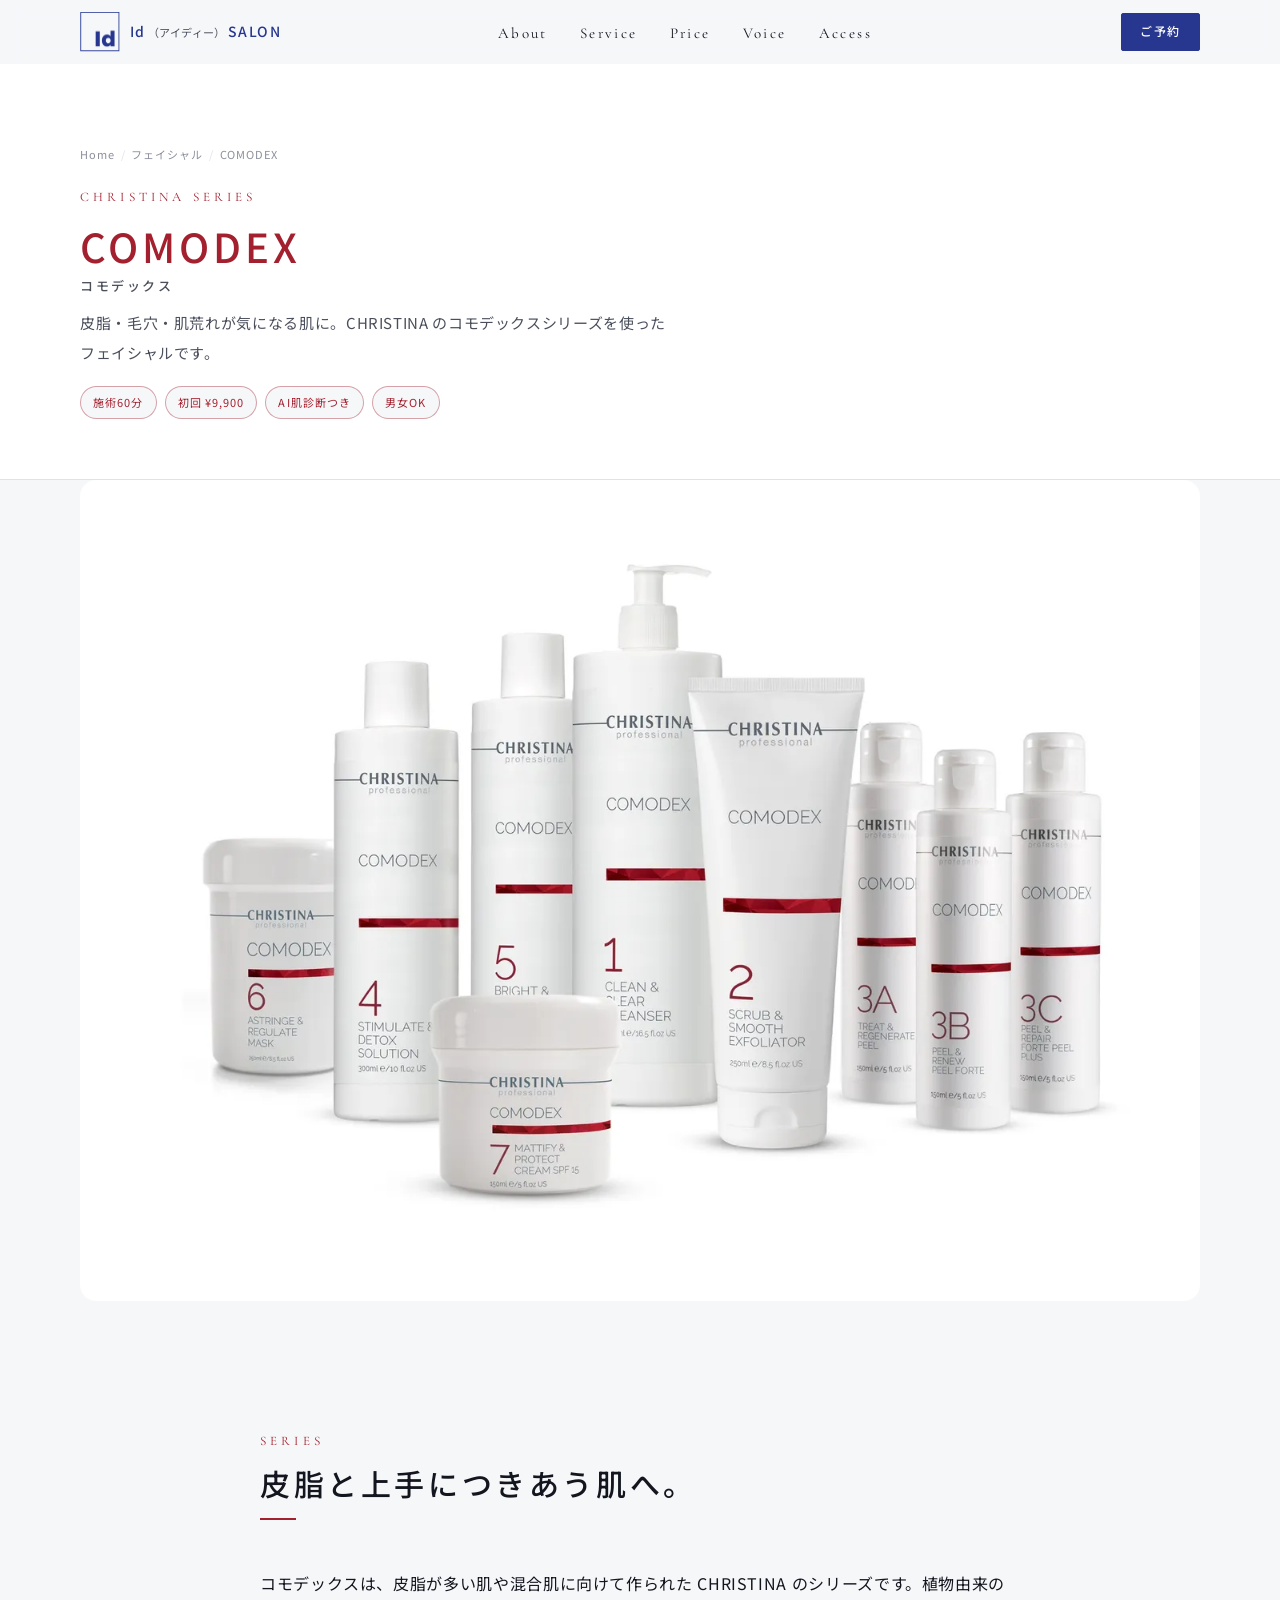
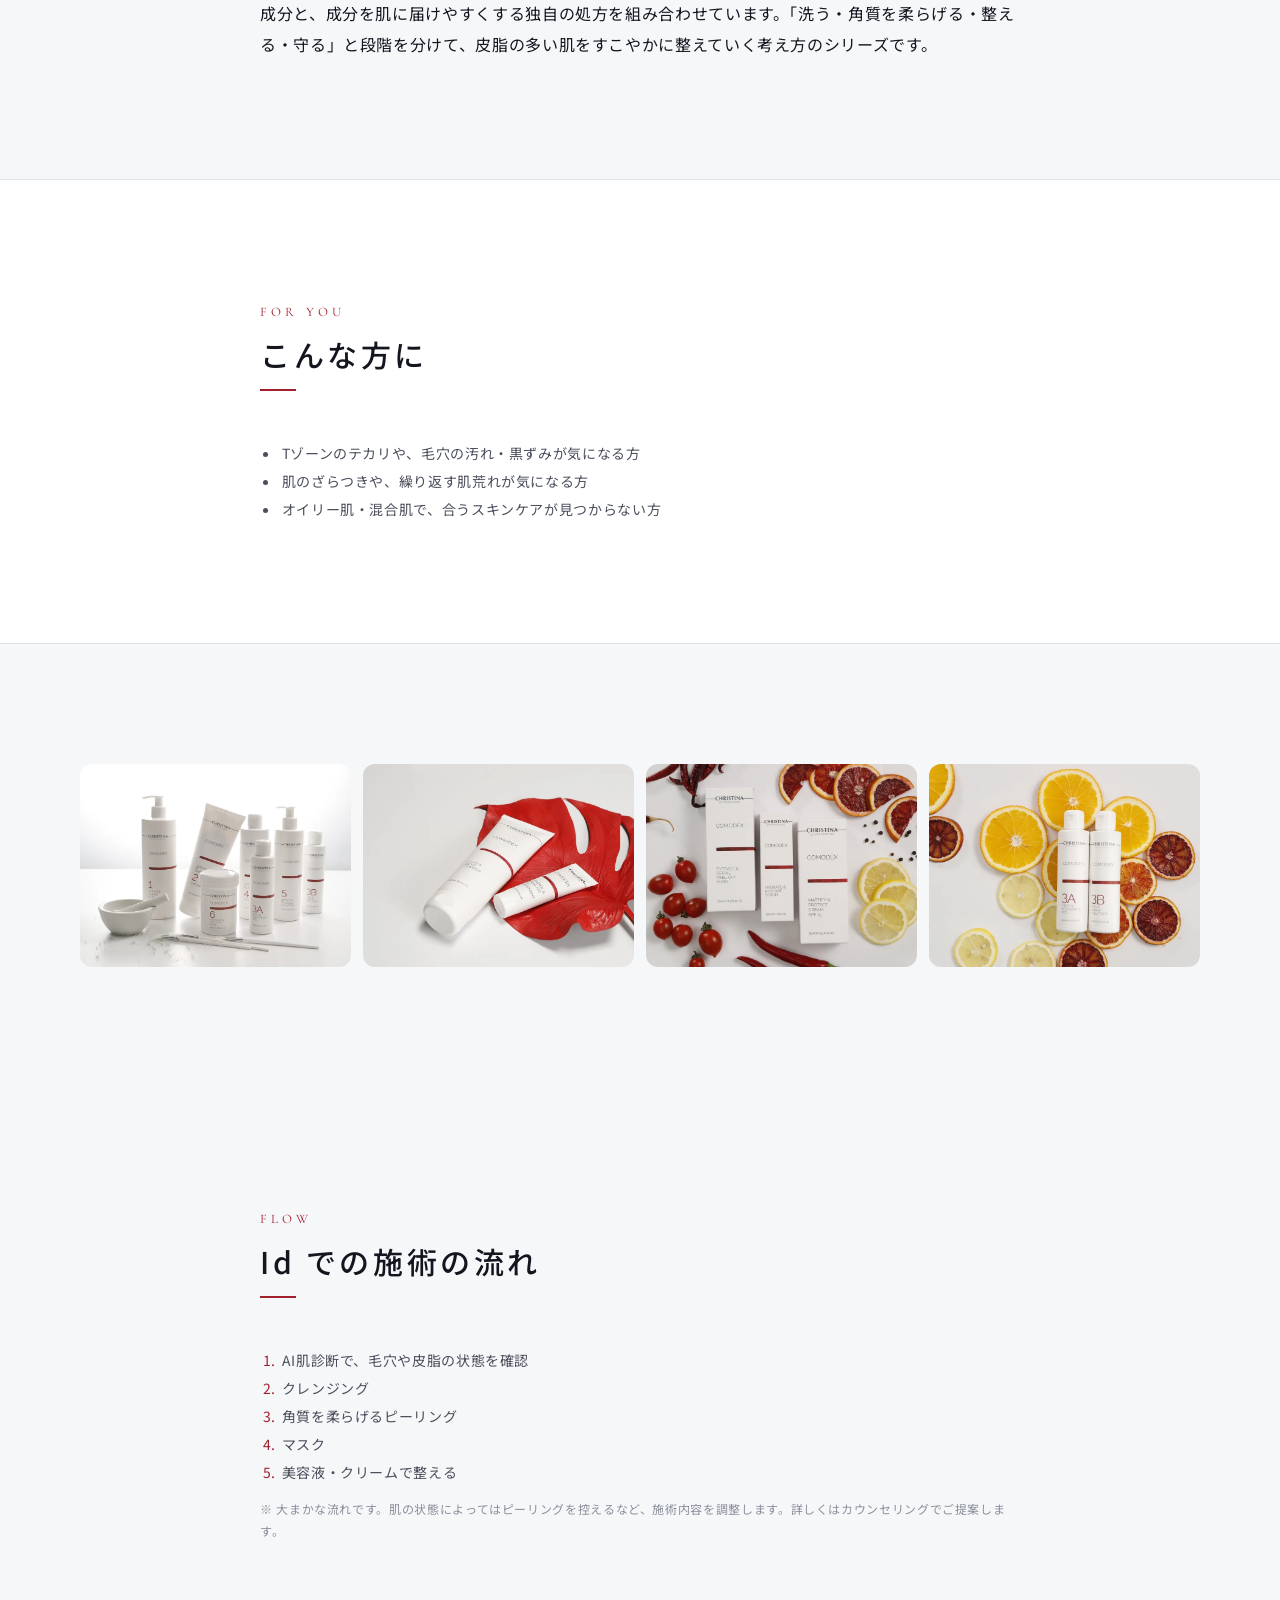
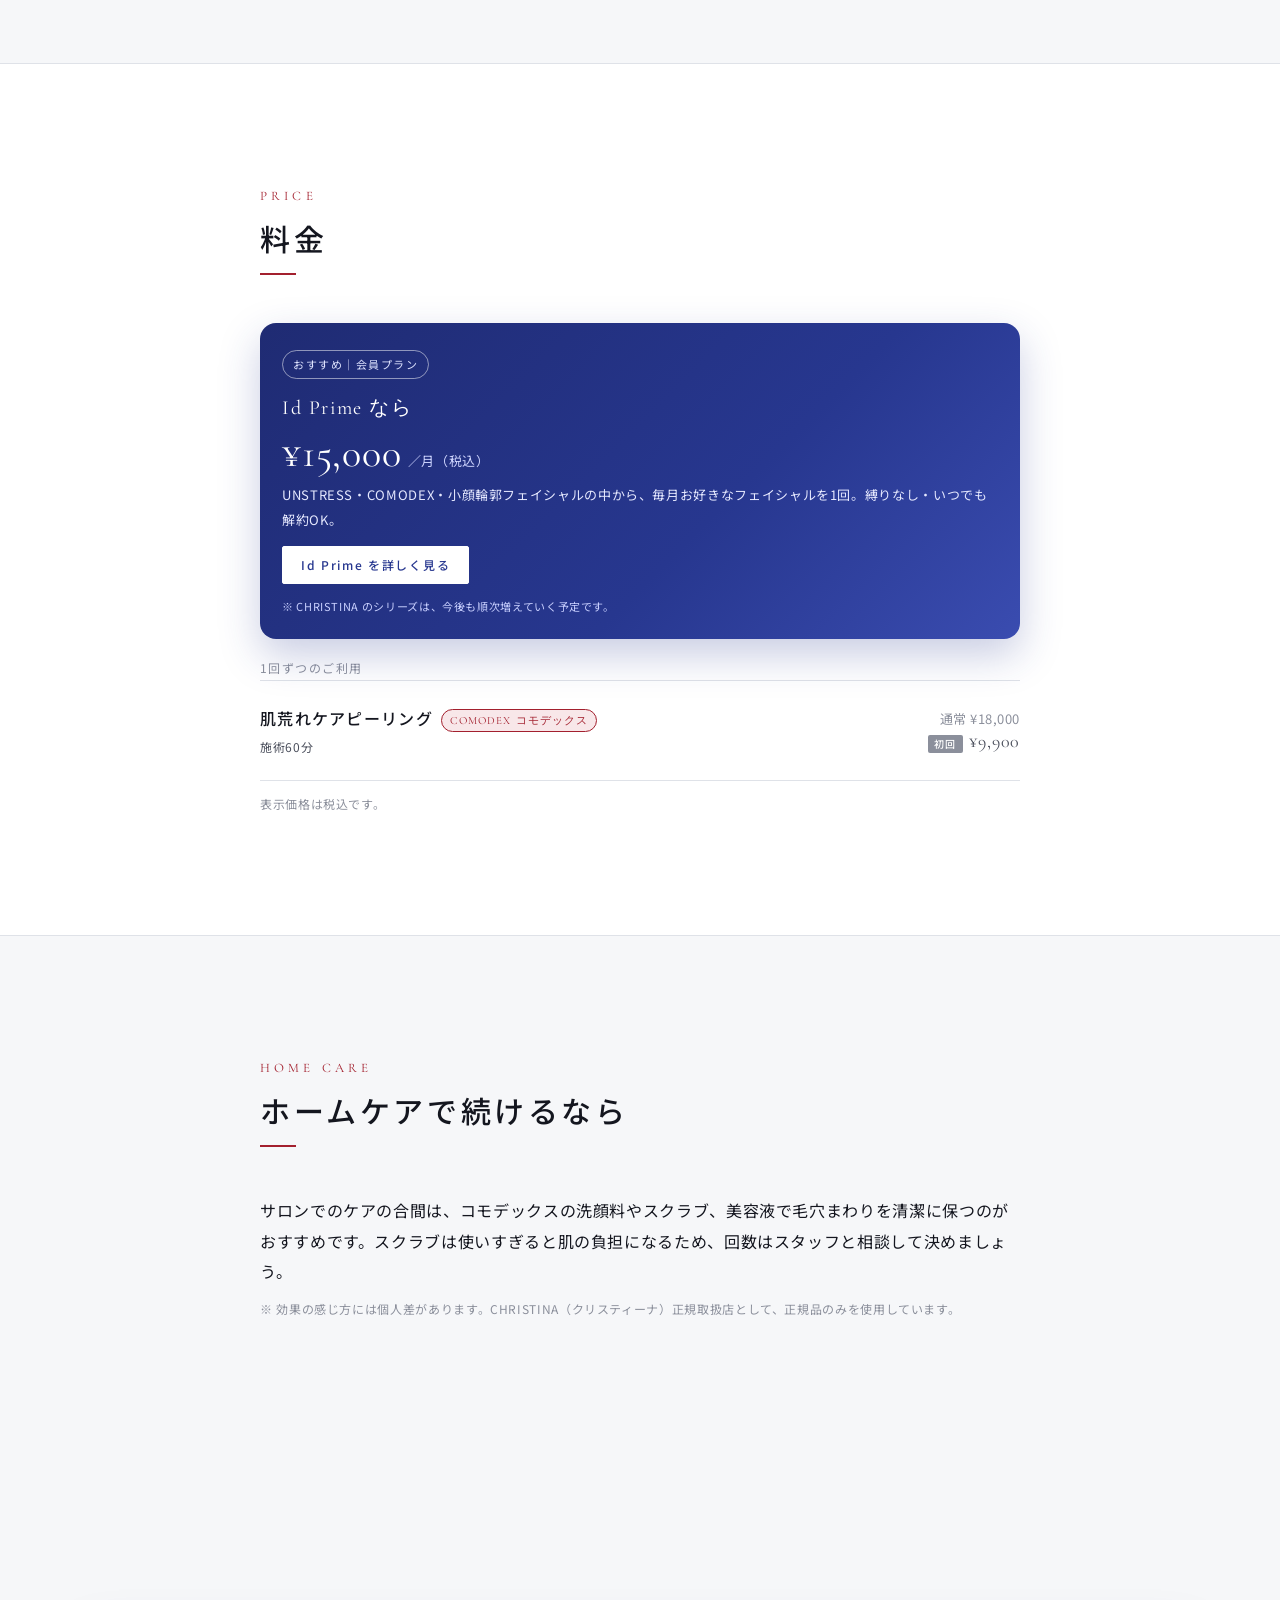
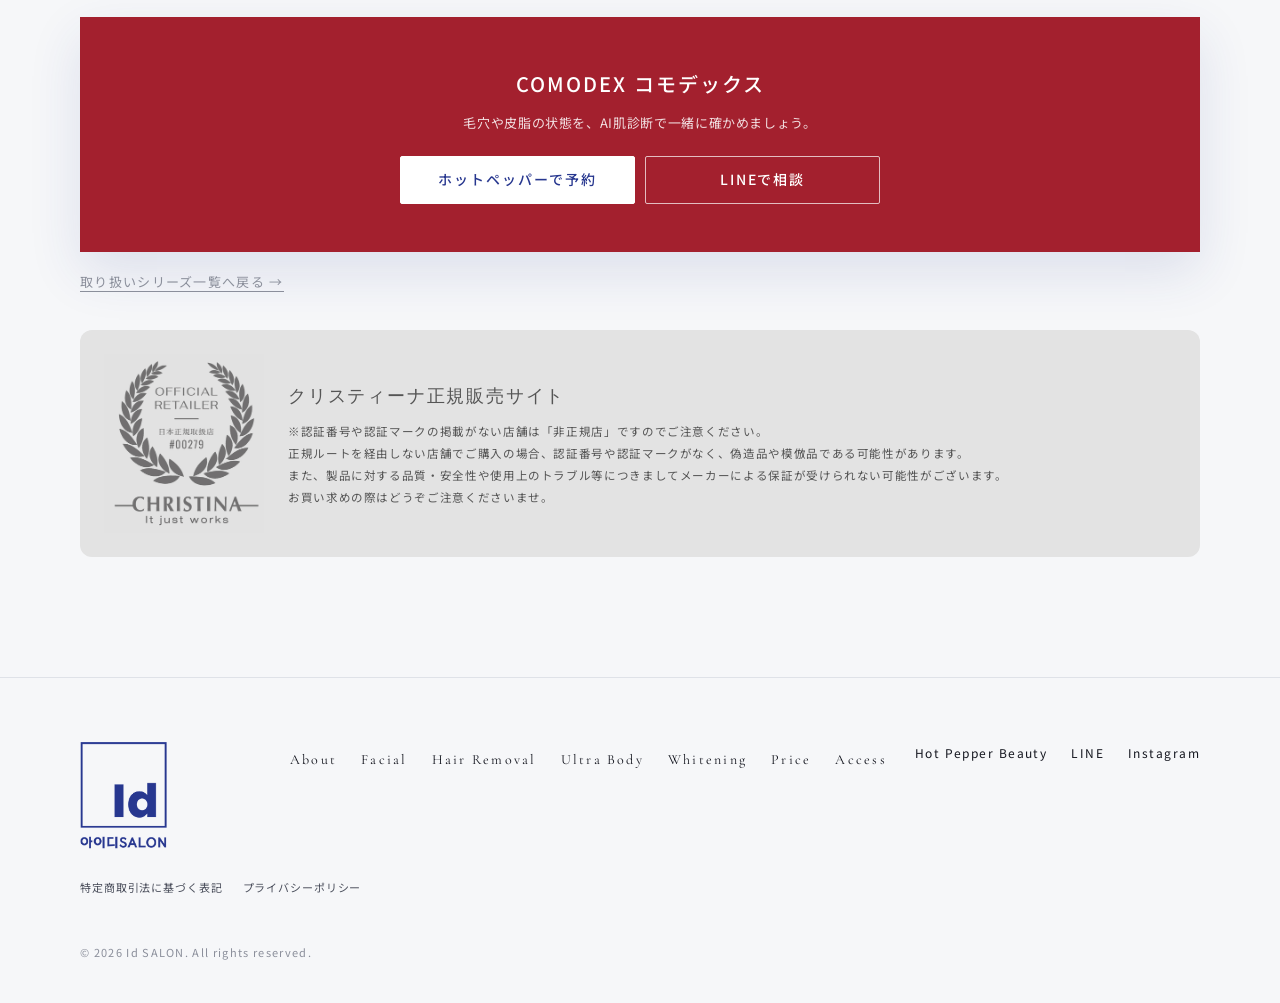
<file: christina-comodex.html>
<!DOCTYPE html>
<html lang="ja">
<head>
  <meta name="robots" content="noindex, nofollow">
  <meta charset="UTF-8">
  <meta name="viewport" content="width=device-width, initial-scale=1.0">
  <title>COMODEX コモデックス｜CHRISTINA正規取扱店 Id（アイディー）広島市安芸区矢野</title>
  <meta name="description" content="CHRISTINA（クリスティーナ）正規取扱店のId（アイディー）。皮脂・毛穴・肌荒れが気になる肌に、コモデックスシリーズのフェイシャル。AI肌診断つき、初回¥9,900。">
  <meta property="og:title" content="COMODEX コモデックス｜CHRISTINA正規取扱店 Id（アイディー）広島市安芸区矢野">
  <meta property="og:description" content="CHRISTINA（クリスティーナ）正規取扱店のId（アイディー）。皮脂・毛穴・肌荒れが気になる肌に、コモデックスシリーズのフェイシャル。AI肌診断つき、初回¥9,900。">
  <meta property="og:type" content="website">
  <meta property="og:site_name" content="Id（アイディー）SALON">
  <meta property="og:locale" content="ja_JP">
  <!-- ★要変更: 公開時に SITE_URL（build.py）を本番ドメインに -->
  <meta property="og:url" content="https://example.com/christina-comodex.html">
  <meta property="og:image" content="https://example.com/images/ogp.jpg">
  <meta name="twitter:card" content="summary_large_image">
  <link rel="canonical" href="https://example.com/christina-comodex.html">
  <link rel="icon" type="image/png" href="images/favicon.png">
  <link rel="apple-touch-icon" href="images/favicon.png">
  <link rel="preconnect" href="https://fonts.googleapis.com">
  <link rel="preconnect" href="https://fonts.gstatic.com" crossorigin>
  <link href="https://fonts.googleapis.com/css2?family=Cormorant+Garamond:ital,wght@0,400;0,500;1,400&family=Noto+Sans+JP:wght@300;400;500;700&display=swap" rel="stylesheet">
  <link rel="stylesheet" href="css/style.css?v=80">
  <!-- 構造化データ（Google 向け店舗情報） -->
  <script type="application/ld+json">
  {
    "@context": "https://schema.org",
    "@type": "BeautySalon",
    "name": "Id（アイディー）",
    "alternateName": "Id SALON",
    "image": "https://example.com/images/ogp.jpg",
    "url": "https://example.com/",
    "address": {"@type": "PostalAddress", "postalCode": "736-0085", "addressRegion": "広島県", "addressLocality": "広島市安芸区", "streetAddress": "矢野西5-14-18 2F", "addressCountry": "JP"},
    "openingHoursSpecification": [{"@type": "OpeningHoursSpecification", "dayOfWeek": ["Monday","Tuesday","Wednesday","Thursday","Friday","Saturday","Sunday"], "opens": "11:00", "closes": "21:00"}],
    "priceRange": "¥5,000〜¥30,000",
    "paymentAccepted": "Cash, Credit Card, QR Code Payment",
    "currenciesAccepted": "JPY",
    "sameAs": ["https://beauty.hotpepper.jp/kr/slnH000694676/", "https://www.instagram.com/id_hsm/"],
    "description": "CHRISTINA（クリスティーナ）正規取扱店のId（アイディー）。皮脂・毛穴・肌荒れが気になる肌に、コモデックスシリーズのフェイシャル。AI肌診断つき、初回¥9,900。"
  }
  </script>
  <!-- Google タグ（GA4・GTM-WWMXJNMN）。本番ドメインでのみ読み込む（確認用URL github.io・手元のファイルでは計測しない） -->
  <script>
    window.dataLayer = window.dataLayer || [];
    function gtag(){dataLayer.push(arguments);}
    gtag('js', new Date());
    (function(h){ if (!h || /github\.io$|^localhost$|^127\./.test(h)) return; var s = document.createElement('script'); s.async = true; s.src = 'https://www.googletagmanager.com/gtm.js?id=GTM-WWMXJNMN'; document.head.appendChild(s); })(location.hostname);
  </script>
</head>
<body>

  <!-- ===== ヘッダー（全ページ共通。変更時はすべてのHTMLを同じに） ===== -->
  <header class="header" id="header">
    <div class="header__inner">
      <a href="index.html" class="header__logo" aria-label="Id（アイディー）トップへ">
        <img src="images/logo-mark.png" alt="Id" class="header__mark" width="40" height="40">
        <span class="header__name">Id<span class="header__name-jp">（アイディー）</span>SALON</span>
      </a>
      <nav class="nav" id="nav" aria-label="メインメニュー">
        <ul class="nav__list">
          <li><a href="about.html" class="nav__link">About</a></li>
          <li><a href="index.html#service" class="nav__link">Service</a></li>
          <li><a href="price.html" class="nav__link">Price</a></li>
          <li><a href="index.html#voice" class="nav__link">Voice</a></li>
          <li><a href="index.html#access" class="nav__link">Access</a></li>
          <li><a href="index.html#reserve" class="nav__link nav__link--cta">Reserve</a></li>
        </ul>
      </nav>
      <a href="index.html#reserve" class="btn btn--small btn--primary header__cta">ご予約</a>
      <button class="menu-toggle" id="menuToggle" aria-expanded="false" aria-controls="nav" aria-label="メニューを開く">
        <span></span><span></span>
      </button>
    </div>
  </header>

  <main id="top" class="series-page series--comodex">

    <section class="page-hero">
      <div class="container">
        <ul class="breadcrumb"><li><a href="index.html">Home</a></li><li><a href="facial.html">フェイシャル</a></li><li>COMODEX</li></ul>
        <p class="page-hero__en">CHRISTINA Series</p>
        <h1 class="page-hero__title">COMODEX<span class="page-hero__sub">コモデックス</span></h1>
        <p class="page-hero__lead">皮脂・毛穴・肌荒れが気になる肌に。CHRISTINA のコモデックスシリーズを使ったフェイシャルです。</p>
        <ul class="page-hero__meta"><li>施術60分</li><li>初回 ¥9,900</li><li>AI肌診断つき</li><li>男女OK</li></ul>
      </div>
    </section>

    <section class="section series-visual">
      <div class="container">
        <img src="images/christina/comodex-1.webp" alt="CHRISTINA COMODEX シリーズの製品" class="series-visual__main" width="1400" height="1026">
      </div>
    </section>

    <section class="section">
      <div class="container container--narrow">
        <div class="sec-row"><div class="section__head"><p class="section__en">Series</p><h2 class="section__title">皮脂と上手に<br class="sp-only">つきあう肌へ。</h2></div></div>
        <p>コモデックスは、皮脂が多い肌や混合肌に向けて作られた CHRISTINA のシリーズです。植物由来の成分と、成分を肌に届けやすくする独自の処方を組み合わせています。「洗う・角質を柔らげる・整える・守る」と段階を分けて、皮脂の多い肌をすこやかに整えていく考え方のシリーズです。</p>
      </div>
    </section>
    <section class="section section--surface">
      <div class="container container--narrow">
        <div class="sec-row"><div class="section__head"><p class="section__en">For you</p><h2 class="section__title">こんな方に</h2></div></div>
        <ul class="series-list"><li>Tゾーンのテカリや、毛穴の汚れ・黒ずみが気になる方</li><li>肌のざらつきや、繰り返す肌荒れが気になる方</li><li>オイリー肌・混合肌で、合うスキンケアが見つからない方</li></ul>
      </div>
    </section>

    <section class="section">
      <div class="container">
        <div class="series-gallery">
          <img src="images/christina/comodex-5.webp" alt="COMODEX のサロン施術用製品" loading="lazy">
          <img src="images/christina/comodex-2.webp" alt="COMODEX クリーン＆クリアクレンザー" loading="lazy">
          <img src="images/christina/comodex-3.webp" alt="COMODEX のホームケア製品" loading="lazy">
          <img src="images/christina/comodex-4.webp" alt="COMODEX のピーリング" loading="lazy">
        </div>
      </div>
    </section>

    <section class="section">
      <div class="container container--narrow">
        <div class="sec-row"><div class="section__head"><p class="section__en">Flow</p><h2 class="section__title">Id での施術の流れ</h2></div></div>
        <ol class="series-flow"><li>AI肌診断で、毛穴や皮脂の状態を確認</li><li>クレンジング</li><li>角質を柔らげるピーリング</li><li>マスク</li><li>美容液・クリームで整える</li></ol><p class="section__note">※ 大まかな流れです。肌の状態によってはピーリングを控えるなど、施術内容を調整します。詳しくはカウンセリングでご提案します。</p>
      </div>
    </section>
    <section class="section section--surface">
      <div class="container container--narrow">
        <div class="sec-row"><div class="section__head"><p class="section__en">Price</p><h2 class="section__title">料金</h2></div></div>
        <div class="prime-card">
            <p class="prime-card__label">おすすめ｜会員プラン</p>
            <p class="prime-card__name">Id Prime なら</p>
            <p class="prime-card__price"><span class="prime-card__yen">¥15,000</span><span class="prime-card__per">／月（税込）</span></p>
            <p class="prime-card__text">UNSTRESS・COMODEX・小顔輪郭フェイシャルの中から、毎月お好きなフェイシャルを1回。縛りなし・いつでも解約OK。</p>
            <a href="facial.html#prime" class="btn btn--small prime-card__btn">Id Prime を詳しく見る</a>
            <p class="prime-card__note">※ CHRISTINA のシリーズは、今後も順次増えていく予定です。</p>
          </div>
          <p class="prime-card__alt">1回ずつのご利用</p>
          <dl class="menu__list">
            <div class="menu__item"><dt><span class="menu__name">肌荒れケアピーリング<span class="series-tag series--comodex">COMODEX コモデックス</span></span><span class="menu__desc">施術60分</span></dt><dd><span class="menu__price"><span class="price-reg">通常 ¥18,000</span></span><span class="menu__coupon"><span class="badge">初回</span>¥9,900</span></dd></div>
          </dl><p class="section__note">表示価格は税込です。</p>
      </div>
    </section>
    <section class="section">
      <div class="container container--narrow">
        <div class="sec-row"><div class="section__head"><p class="section__en">Home care</p><h2 class="section__title">ホームケアで続けるなら</h2></div></div>
        <p>サロンでのケアの合間は、コモデックスの洗顔料やスクラブ、美容液で毛穴まわりを清潔に保つのがおすすめです。スクラブは使いすぎると肌の負担になるため、回数はスタッフと相談して決めましょう。</p><p class="section__note">※ 効果の感じ方には個人差があります。CHRISTINA（クリスティーナ）正規取扱店として、正規品のみを使用しています。</p>
      </div>
    </section>
    <section class="section">
      <div class="container">
        <div class="cta-band">
          <p class="cta-band__title">COMODEX コモデックス</p>
          <p class="cta-band__text">毛穴や皮脂の状態を、AI肌診断で一緒に確かめましょう。</p>
          <div class="cta-band__btns">
            <a href="https://beauty.hotpepper.jp/kr/slnH000694676/coupon/" class="btn btn--white" target="_blank" rel="noopener">ホットペッパーで予約</a>
            <a href="https://line.me/R/ti/p/@870qfoil" class="btn btn--outline-white" target="_blank" rel="noopener">LINEで相談</a>
          </div>
        </div>
        <p class="section__note" style="margin-top:18px"><a href="facial.html#series" class="link-arrow">取り扱いシリーズ一覧へ戻る</a></p>
        <div class="official">
          <img src="images/christina-official-retailer.png" alt="CHRISTINA OFFICIAL RETAILER 日本正規取扱店 #00279" class="official__badge" width="360" height="401" loading="lazy">
          <div class="official__text">
            <p class="official__title">クリスティーナ正規販売サイト</p>
            <p>※認証番号や認証マークの掲載がない店舗は「非正規店」ですのでご注意ください。</p>
            <p>正規ルートを経由しない店舗でご購入の場合、認証番号や認証マークがなく、偽造品や模倣品である可能性があります。</p>
            <p>また、製品に対する品質・安全性や使用上のトラブル等につきましてメーカーによる保証が受けられない可能性がございます。</p>
            <p>お買い求めの際はどうぞご注意くださいませ。</p>
          </div>
        </div>
      </div>
    </section>
  </main>

  <!-- ===== フッター（全ページ共通） ===== -->
  <footer class="footer">
    <div class="container footer__inner">
      <div class="footer__brand">
        <img src="images/logo.png" alt="Id 아이디SALON" class="footer__logo" width="864" height="1058">
      </div>
      <ul class="footer__links">
        <li><a href="about.html">About</a></li>
        <li><a href="facial.html">Facial</a></li>
        <li><a href="hair-removal.html">Hair Removal</a></li>
        <li><a href="body.html">Ultra Body</a></li>
        <li><a href="christina-comodex.html">Whitening</a></li>
        <li><a href="price.html">Price</a></li>
        <li><a href="index.html#access">Access</a></li>
      </ul>
      <ul class="footer__sns">
        <li><a href="https://beauty.hotpepper.jp/kr/slnH000694676/coupon/" target="_blank" rel="noopener">Hot Pepper Beauty</a></li>
        <li><a href="https://line.me/R/ti/p/@870qfoil" target="_blank" rel="noopener">LINE</a></li>
        <li><a href="https://www.instagram.com/id_hsm/" target="_blank" rel="noopener">Instagram</a></li>
      </ul>
      <ul class="footer__legal">
        <li><a href="tokushoho.html">特定商取引法に基づく表記</a></li>
        <li><a href="privacy.html">プライバシーポリシー</a></li>
      </ul>
      <p class="footer__copy">&copy; <span id="year"></span> Id SALON. All rights reserved.</p>
    </div>
  </footer>

  <!-- ===== スマホ用 固定予約バー ===== -->
  <div class="fixed-bar" id="fixedBar">
    <a href="https://beauty.hotpepper.jp/kr/slnH000694676/coupon/" class="fixed-bar__btn fixed-bar__btn--main" target="_blank" rel="noopener">ホットペッパーで予約</a>
    <a href="https://line.me/R/ti/p/@870qfoil" class="fixed-bar__btn fixed-bar__btn--sub" target="_blank" rel="noopener">
      <svg width="18" height="18" viewBox="0 0 24 24" fill="none" stroke="currentColor" stroke-width="1.6" aria-hidden="true"><path d="M21 11.5a8.4 8.4 0 0 1-8.5 8.3c-.9 0-1.8-.1-2.6-.4L5 21l1-3.6A8.3 8.3 0 0 1 3 11.5C3 6.9 7 3.2 12 3.2s9 3.7 9 8.3z"/></svg>
      LINEで相談
    </a>
  </div>

  <script src="js/main.js?v=5"></script>
</body>
</html>
</file>
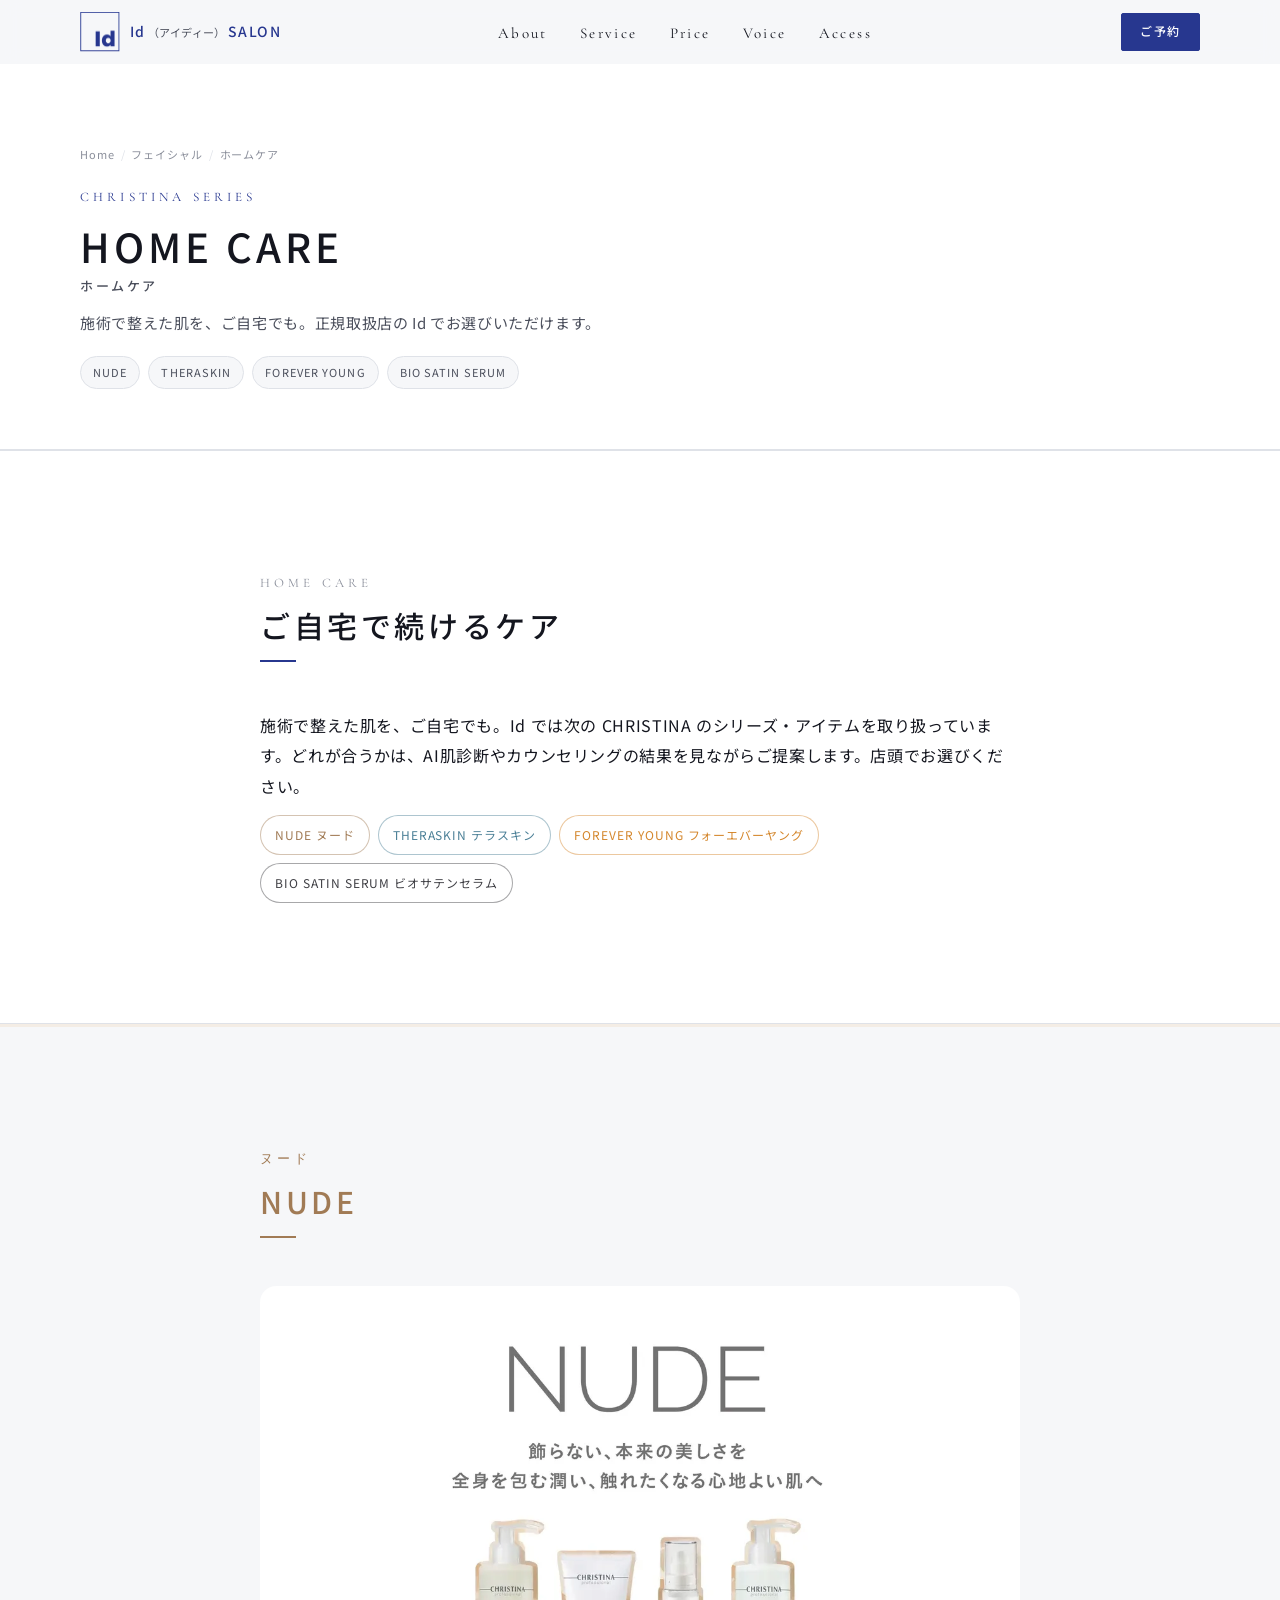
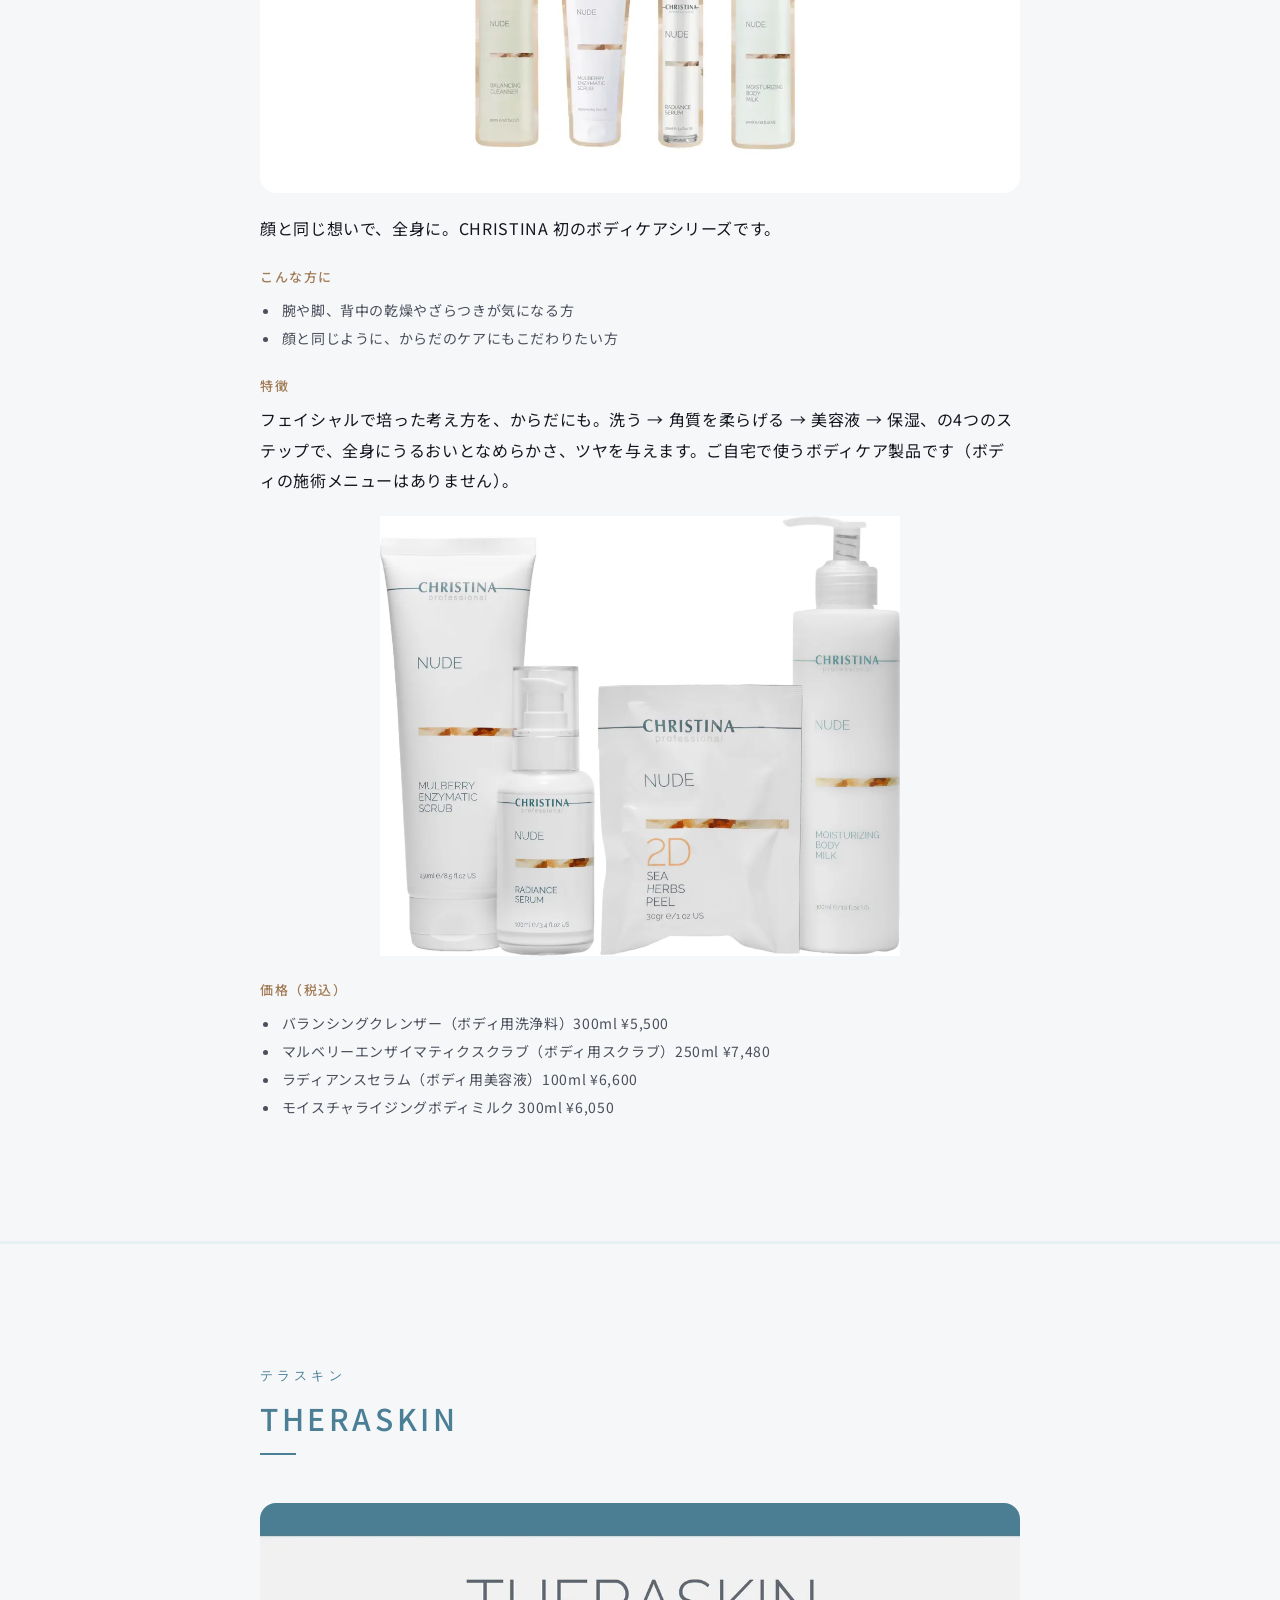
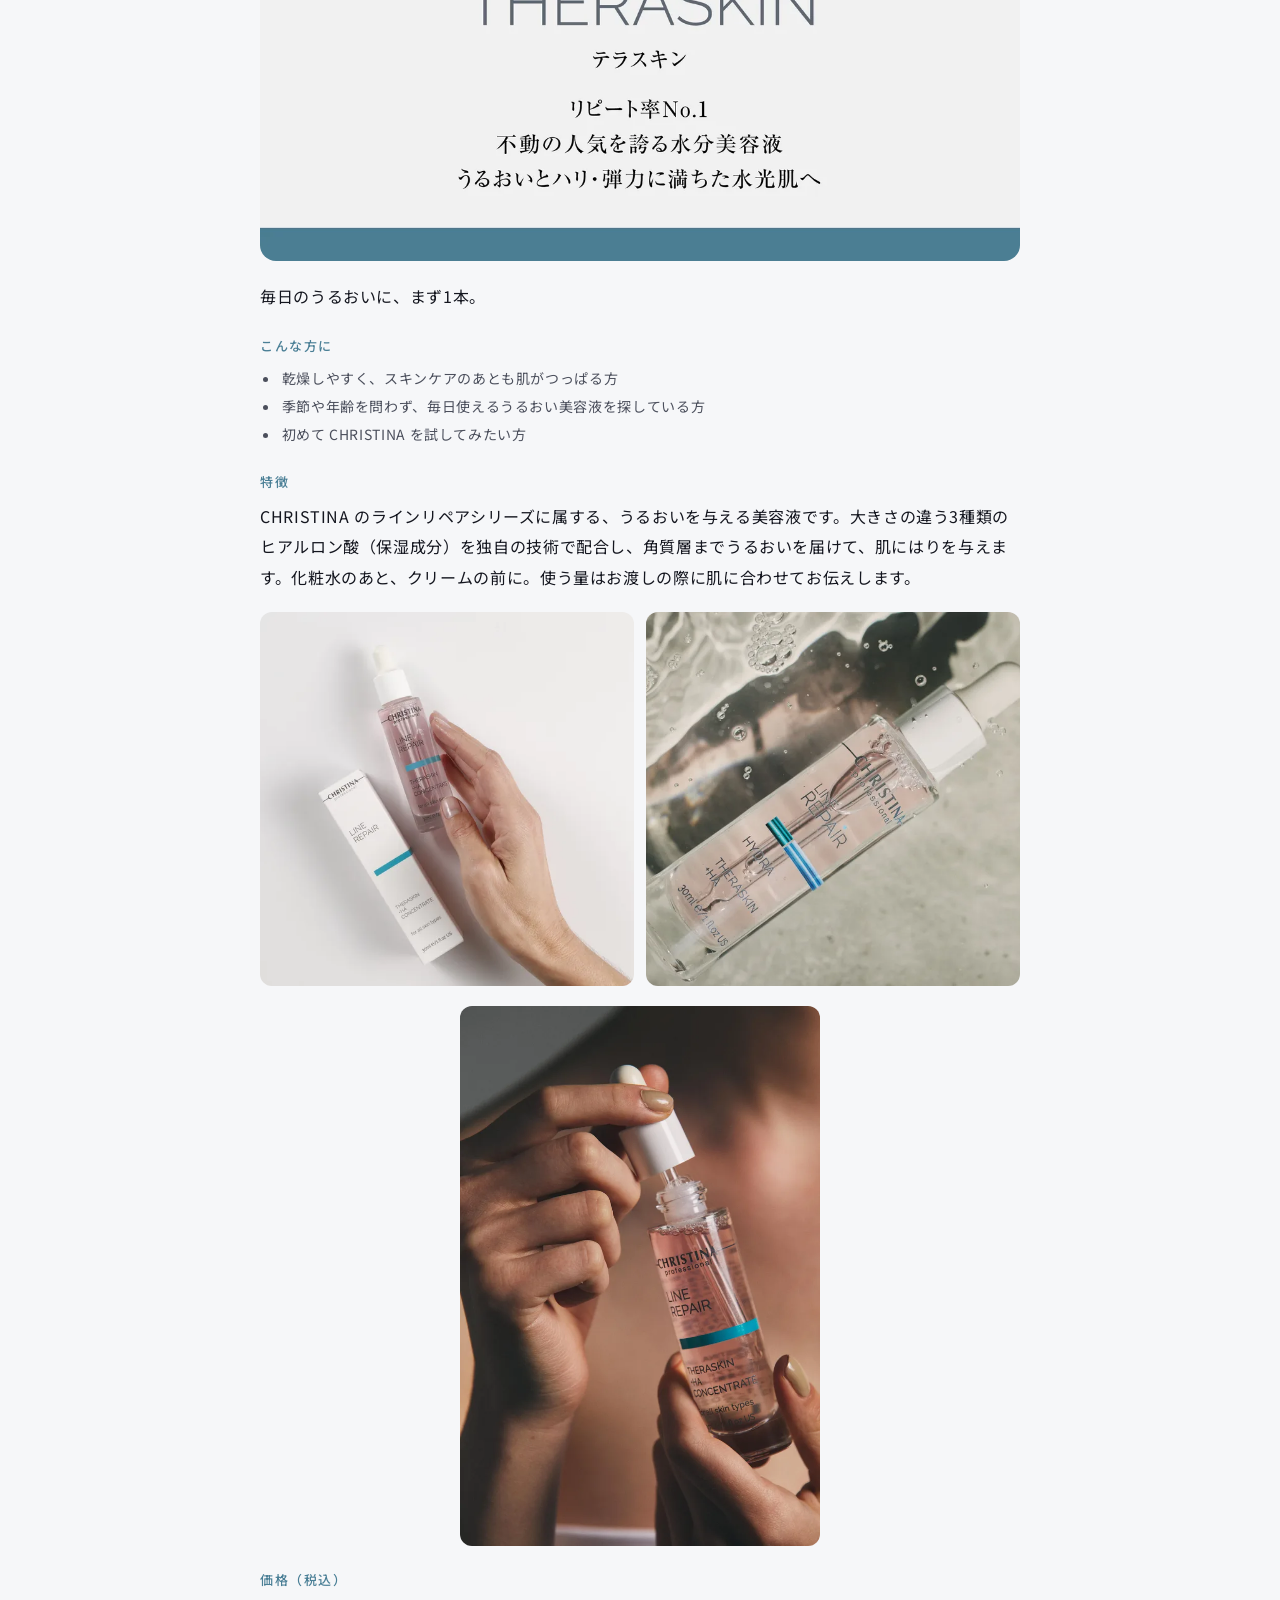
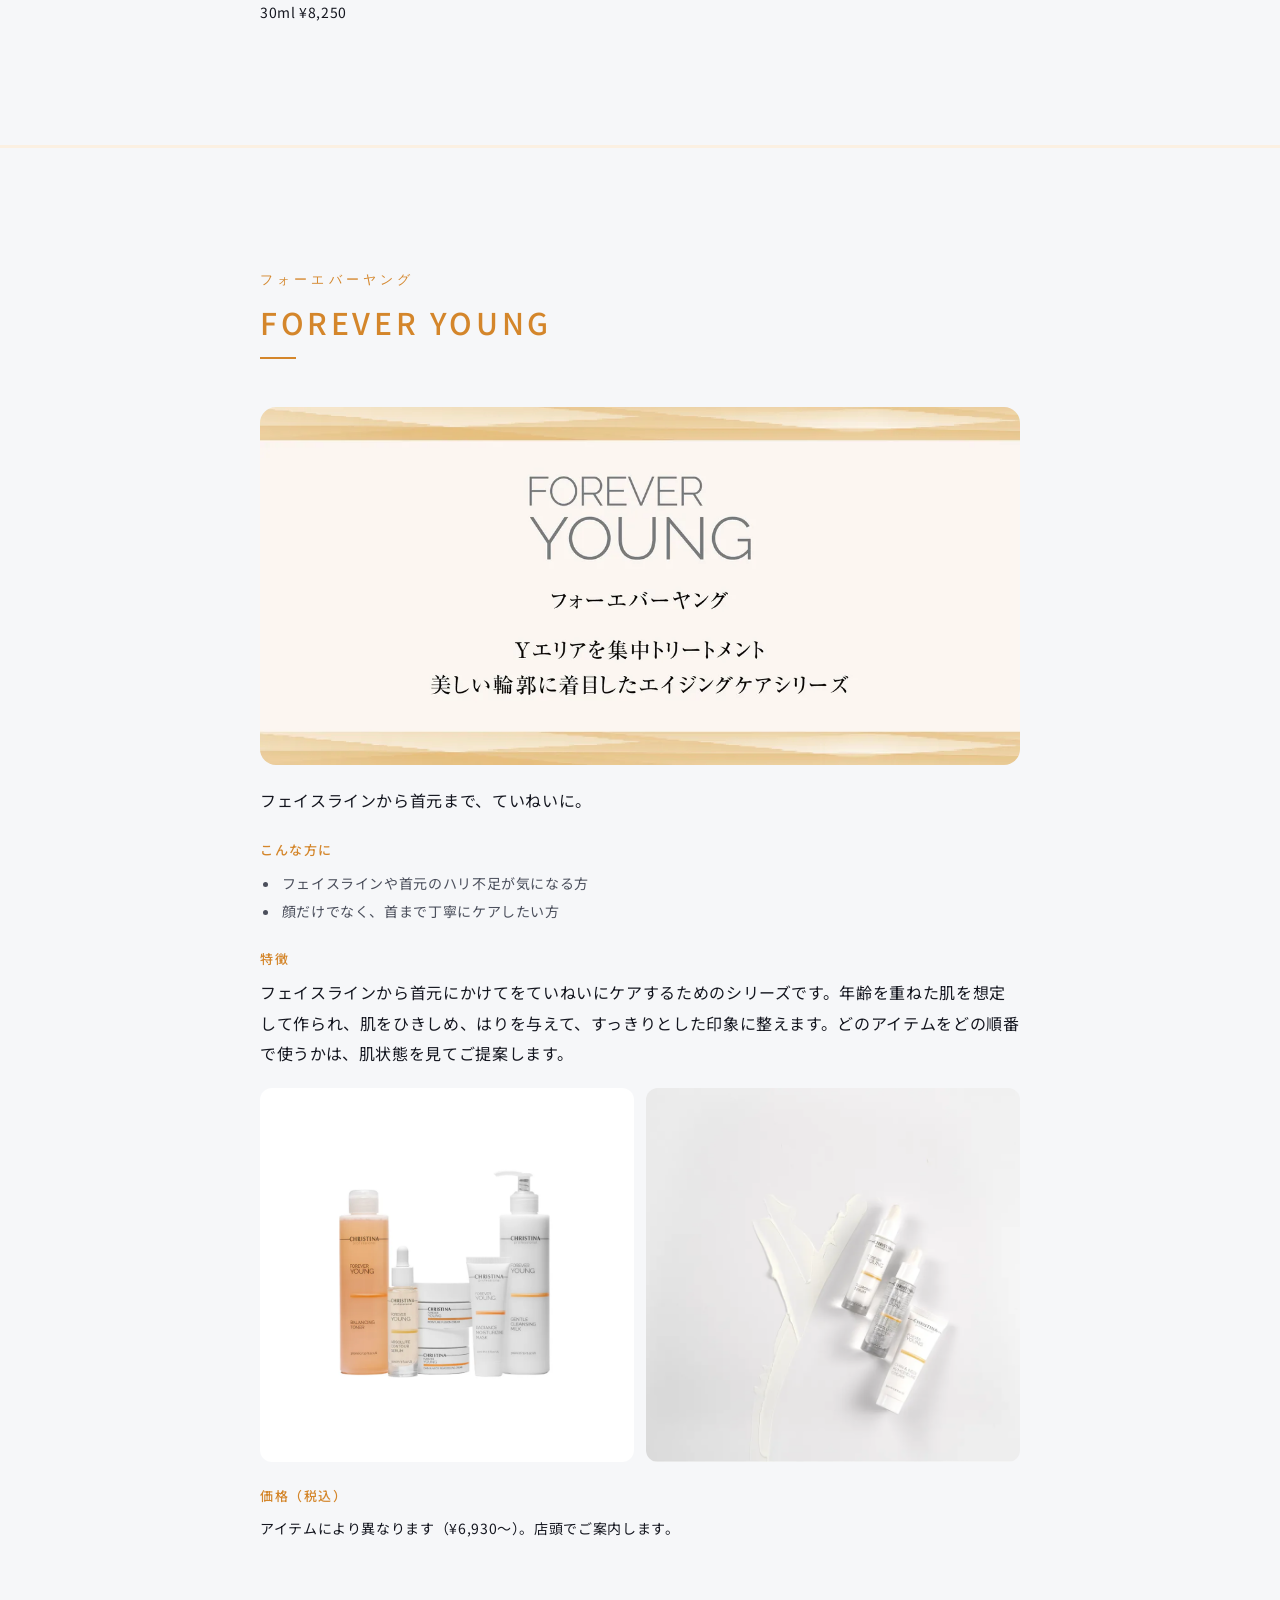
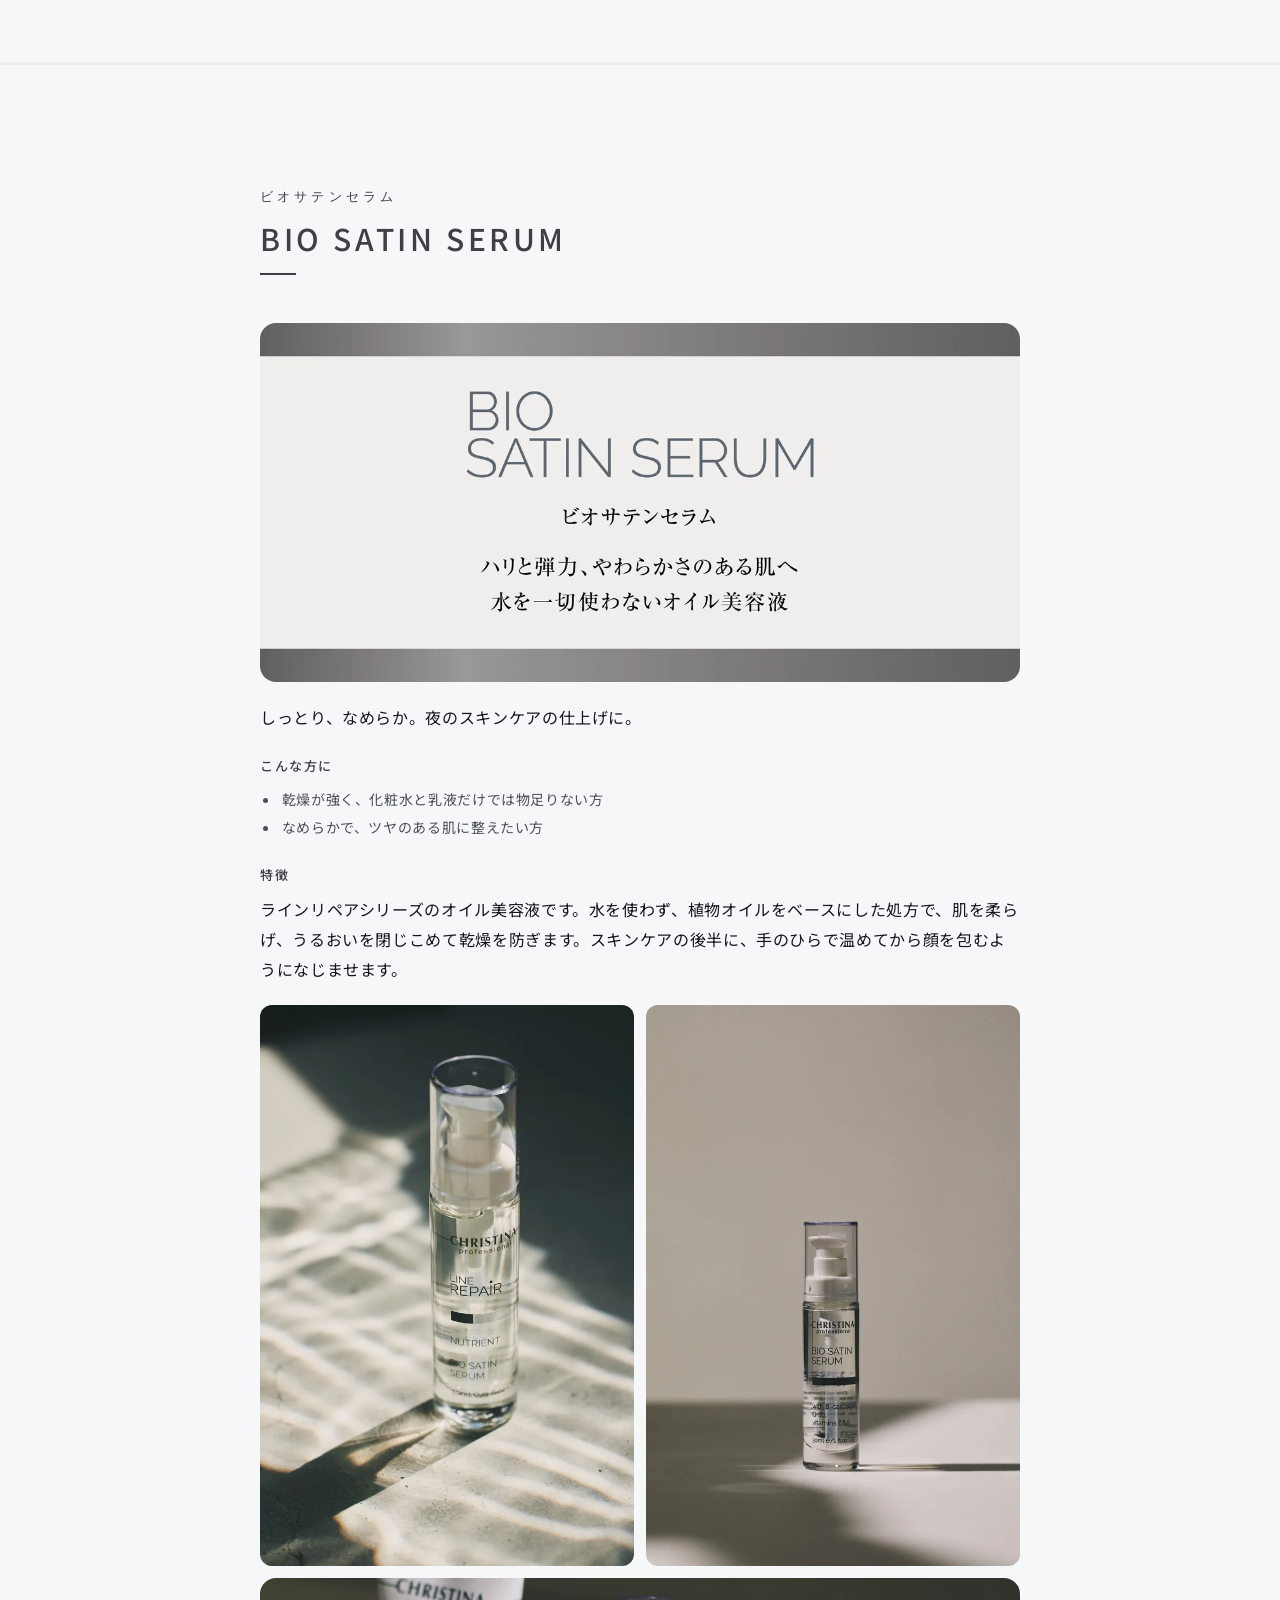
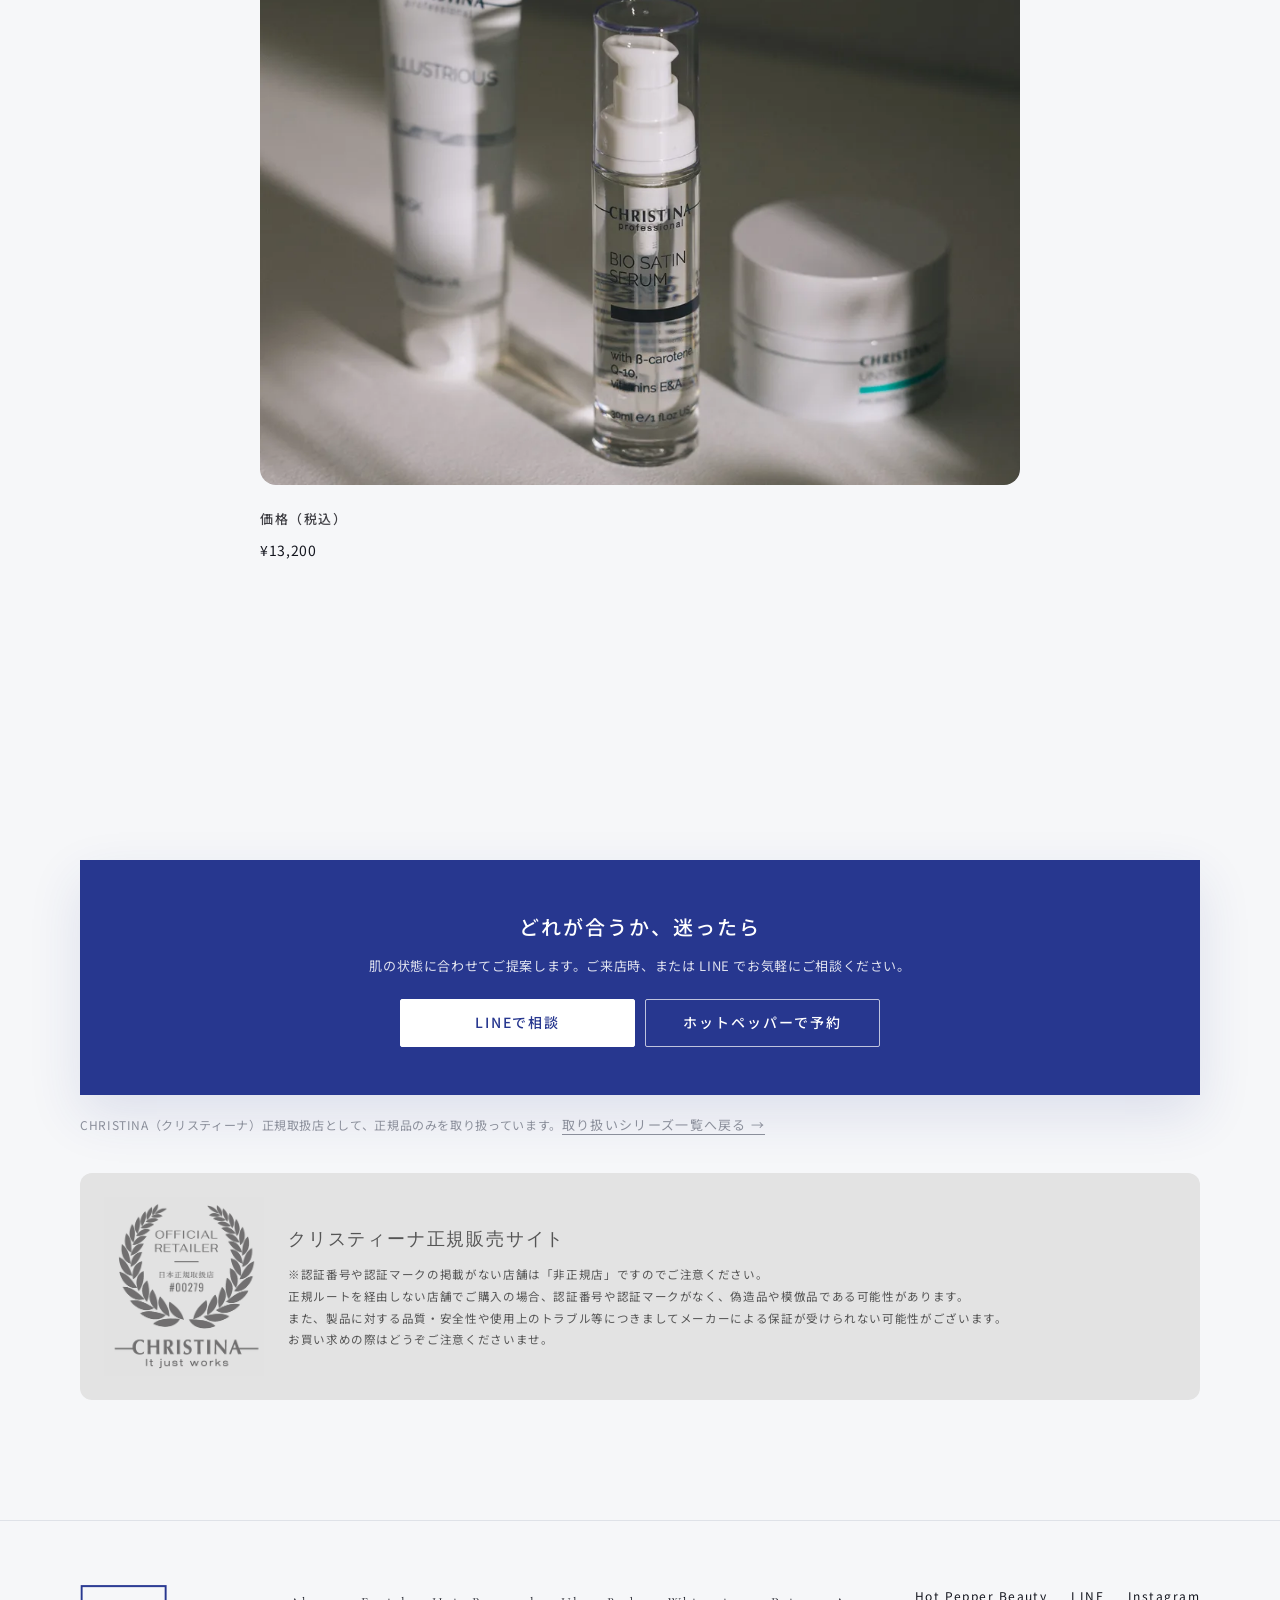
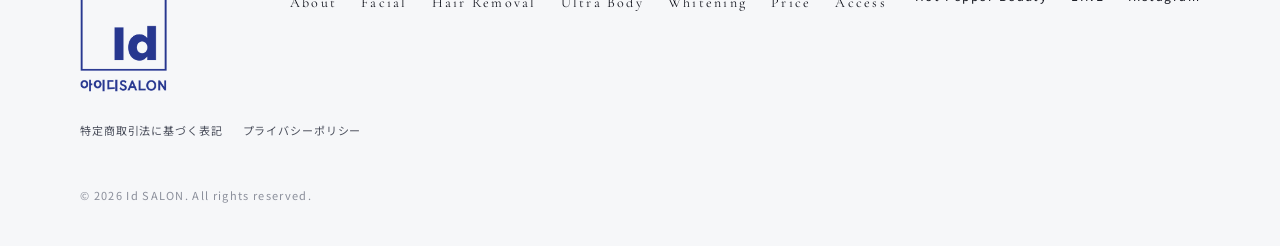
<file: christina-homecare.html>
<!DOCTYPE html>
<html lang="ja">
<head>
  <meta name="robots" content="noindex, nofollow">
  <meta charset="UTF-8">
  <meta name="viewport" content="width=device-width, initial-scale=1.0">
  <title>CHRISTINA ホームケア｜正規取扱店 Id（アイディー）広島市安芸区矢野</title>
  <meta name="description" content="CHRISTINA（クリスティーナ）正規取扱店のId（アイディー）で取り扱うホームケア。NUDE（ボディケア）、テラスキン、フォーエバーヤング、ビオサテンセラム。">
  <meta property="og:title" content="CHRISTINA ホームケア｜正規取扱店 Id（アイディー）広島市安芸区矢野">
  <meta property="og:description" content="CHRISTINA（クリスティーナ）正規取扱店のId（アイディー）で取り扱うホームケア。NUDE（ボディケア）、テラスキン、フォーエバーヤング、ビオサテンセラム。">
  <meta property="og:type" content="website">
  <meta property="og:site_name" content="Id（アイディー）SALON">
  <meta property="og:locale" content="ja_JP">
  <!-- ★要変更: 公開時に SITE_URL（build.py）を本番ドメインに -->
  <meta property="og:url" content="https://example.com/christina-homecare.html">
  <meta property="og:image" content="https://example.com/images/ogp.jpg">
  <meta name="twitter:card" content="summary_large_image">
  <link rel="canonical" href="https://example.com/christina-homecare.html">
  <link rel="icon" type="image/png" href="images/favicon.png">
  <link rel="apple-touch-icon" href="images/favicon.png">
  <link rel="preconnect" href="https://fonts.googleapis.com">
  <link rel="preconnect" href="https://fonts.gstatic.com" crossorigin>
  <link href="https://fonts.googleapis.com/css2?family=Cormorant+Garamond:ital,wght@0,400;0,500;1,400&family=Noto+Sans+JP:wght@300;400;500;700&display=swap" rel="stylesheet">
  <link rel="stylesheet" href="css/style.css?v=80">
  <!-- 構造化データ（Google 向け店舗情報） -->
  <script type="application/ld+json">
  {
    "@context": "https://schema.org",
    "@type": "BeautySalon",
    "name": "Id（アイディー）",
    "alternateName": "Id SALON",
    "image": "https://example.com/images/ogp.jpg",
    "url": "https://example.com/",
    "address": {"@type": "PostalAddress", "postalCode": "736-0085", "addressRegion": "広島県", "addressLocality": "広島市安芸区", "streetAddress": "矢野西5-14-18 2F", "addressCountry": "JP"},
    "openingHoursSpecification": [{"@type": "OpeningHoursSpecification", "dayOfWeek": ["Monday","Tuesday","Wednesday","Thursday","Friday","Saturday","Sunday"], "opens": "11:00", "closes": "21:00"}],
    "priceRange": "¥5,000〜¥30,000",
    "paymentAccepted": "Cash, Credit Card, QR Code Payment",
    "currenciesAccepted": "JPY",
    "sameAs": ["https://beauty.hotpepper.jp/kr/slnH000694676/", "https://www.instagram.com/id_hsm/"],
    "description": "CHRISTINA（クリスティーナ）正規取扱店のId（アイディー）で取り扱うホームケア。NUDE（ボディケア）、テラスキン、フォーエバーヤング、ビオサテンセラム。"
  }
  </script>
  <!-- Google タグ（GA4・GTM-WWMXJNMN）。本番ドメインでのみ読み込む（確認用URL github.io・手元のファイルでは計測しない） -->
  <script>
    window.dataLayer = window.dataLayer || [];
    function gtag(){dataLayer.push(arguments);}
    gtag('js', new Date());
    (function(h){ if (!h || /github\.io$|^localhost$|^127\./.test(h)) return; var s = document.createElement('script'); s.async = true; s.src = 'https://www.googletagmanager.com/gtm.js?id=GTM-WWMXJNMN'; document.head.appendChild(s); })(location.hostname);
  </script>
</head>
<body>

  <!-- ===== ヘッダー（全ページ共通。変更時はすべてのHTMLを同じに） ===== -->
  <header class="header" id="header">
    <div class="header__inner">
      <a href="index.html" class="header__logo" aria-label="Id（アイディー）トップへ">
        <img src="images/logo-mark.png" alt="Id" class="header__mark" width="40" height="40">
        <span class="header__name">Id<span class="header__name-jp">（アイディー）</span>SALON</span>
      </a>
      <nav class="nav" id="nav" aria-label="メインメニュー">
        <ul class="nav__list">
          <li><a href="about.html" class="nav__link">About</a></li>
          <li><a href="index.html#service" class="nav__link">Service</a></li>
          <li><a href="price.html" class="nav__link">Price</a></li>
          <li><a href="index.html#voice" class="nav__link">Voice</a></li>
          <li><a href="index.html#access" class="nav__link">Access</a></li>
          <li><a href="index.html#reserve" class="nav__link nav__link--cta">Reserve</a></li>
        </ul>
      </nav>
      <a href="index.html#reserve" class="btn btn--small btn--primary header__cta">ご予約</a>
      <button class="menu-toggle" id="menuToggle" aria-expanded="false" aria-controls="nav" aria-label="メニューを開く">
        <span></span><span></span>
      </button>
    </div>
  </header>

  <main id="top" class="series-page ">

    <section class="page-hero">
      <div class="container">
        <ul class="breadcrumb"><li><a href="index.html">Home</a></li><li><a href="facial.html">フェイシャル</a></li><li>ホームケア</li></ul>
        <p class="page-hero__en">CHRISTINA Series</p>
        <h1 class="page-hero__title">HOME CARE<span class="page-hero__sub">ホームケア</span></h1>
        <p class="page-hero__lead">施術で整えた肌を、ご自宅でも。正規取扱店の Id でお選びいただけます。</p>
        <ul class="page-hero__meta"><li>NUDE</li><li>THERASKIN</li><li>FOREVER YOUNG</li><li>BIO SATIN SERUM</li></ul>
      </div>
    </section>

    <section class="section section--surface">
      <div class="container container--narrow">
        <div class="sec-row"><div class="section__head"><p class="section__en">Home care</p><h2 class="section__title">ご自宅で続けるケア</h2></div></div>
        <p>施術で整えた肌を、ご自宅でも。Id では次の CHRISTINA のシリーズ・アイテムを取り扱っています。どれが合うかは、AI肌診断やカウンセリングの結果を見ながらご提案します。店頭でお選びください。</p><ul class="series-jump"><li class="series--nude"><a href="#nude">NUDE ヌード</a></li><li class="series--theraskin"><a href="#theraskin">THERASKIN テラスキン</a></li><li class="series--forever-young"><a href="#forever-young">FOREVER YOUNG フォーエバーヤング</a></li><li class="series--bio-satin"><a href="#bio-satin-serum">BIO SATIN SERUM ビオサテンセラム</a></li></ul>
      </div>
    </section>
    <section class="section series--nude" id="nude">
      <div class="container container--narrow">
        <div class="sec-row"><div class="section__head"><p class="section__en">ヌード</p><h2 class="section__title">NUDE</h2></div></div>
        <img src="images/christina/nude-1.webp" alt="CHRISTINA NUDE シリーズ" class="series-visual__main" width="1200" height="800" loading="lazy" style="margin-bottom:20px">
        <p class="series-lead">顔と同じ想いで、全身に。CHRISTINA 初のボディケアシリーズです。</p>
        <h3 class="series-h3">こんな方に</h3><ul class="series-list"><li>腕や脚、背中の乾燥やざらつきが気になる方</li><li>顔と同じように、からだのケアにもこだわりたい方</li></ul>
        <h3 class="series-h3">特徴</h3><p>フェイシャルで培った考え方を、からだにも。洗う → 角質を柔らげる → 美容液 → 保湿、の4つのステップで、全身にうるおいとなめらかさ、ツヤを与えます。ご自宅で使うボディケア製品です（ボディの施術メニューはありません）。</p>
        <img src="images/christina/nude-2.webp" alt="NUDE の製品" class="series-visual__sub" width="1024" height="868" loading="lazy">
        <h3 class="series-h3">価格（税込）</h3><div class="series-price"><ul class="series-list"><li>バランシングクレンザー（ボディ用洗浄料）300ml ¥5,500</li><li>マルベリーエンザイマティクスクラブ（ボディ用スクラブ）250ml ¥7,480</li><li>ラディアンスセラム（ボディ用美容液）100ml ¥6,600</li><li>モイスチャライジングボディミルク 300ml ¥6,050</li></ul></div>
      </div>
    </section>
    <section class="section series--theraskin" id="theraskin">
      <div class="container container--narrow">
        <div class="sec-row"><div class="section__head"><p class="section__en">テラスキン</p><h2 class="section__title">THERASKIN</h2></div></div>
        <img src="images/christina/ths-1.webp" alt="CHRISTINA THERASKIN テラスキン" class="series-visual__main" width="1200" height="566" loading="lazy" style="margin-bottom:20px">
        <p class="series-lead">毎日のうるおいに、まず1本。</p>
        <h3 class="series-h3">こんな方に</h3><ul class="series-list"><li>乾燥しやすく、スキンケアのあとも肌がつっぱる方</li><li>季節や年齢を問わず、毎日使えるうるおい美容液を探している方</li><li>初めて CHRISTINA を試してみたい方</li></ul>
        <h3 class="series-h3">特徴</h3><p>CHRISTINA のラインリペアシリーズに属する、うるおいを与える美容液です。大きさの違う3種類のヒアルロン酸（保湿成分）を独自の技術で配合し、角質層までうるおいを届けて、肌にはりを与えます。化粧水のあと、クリームの前に。使う量はお渡しの際に肌に合わせてお伝えします。</p>
        <div class="series-pair series-pair--cover"><img src="images/christina/ths-2.webp" alt="テラスキンのボトルと箱" width="900" height="600" loading="lazy"><img src="images/christina/ths-3.webp" alt="テラスキンのボトル" width="900" height="600" loading="lazy"></div>
        <img src="images/christina/ths-4.webp" alt="テラスキンをスポイトで取るところ" class="series-visual__sub series-visual__sub--portrait" width="700" height="1050" loading="lazy">
        <h3 class="series-h3">価格（税込）</h3><div class="series-price">30ml ¥8,250</div>
      </div>
    </section>
    <section class="section series--forever-young" id="forever-young">
      <div class="container container--narrow">
        <div class="sec-row"><div class="section__head"><p class="section__en">フォーエバーヤング</p><h2 class="section__title">FOREVER YOUNG</h2></div></div>
        <img src="images/christina/fy-1.webp" alt="CHRISTINA FOREVER YOUNG フォーエバーヤング" class="series-visual__main" width="1200" height="566" loading="lazy" style="margin-bottom:20px">
        <p class="series-lead">フェイスラインから首元まで、ていねいに。</p>
        <h3 class="series-h3">こんな方に</h3><ul class="series-list"><li>フェイスラインや首元のハリ不足が気になる方</li><li>顔だけでなく、首まで丁寧にケアしたい方</li></ul>
        <h3 class="series-h3">特徴</h3><p>フェイスラインから首元にかけてをていねいにケアするためのシリーズです。年齢を重ねた肌を想定して作られ、肌をひきしめ、はりを与えて、すっきりとした印象に整えます。どのアイテムをどの順番で使うかは、肌状態を見てご提案します。</p>
        <div class="series-pair"><img src="images/christina/fy-2.webp" alt="FOREVER YOUNG の製品" width="1024" height="682" loading="lazy"><img src="images/christina/fy-3.webp" alt="FOREVER YOUNG の美容液とクリーム" width="900" height="819" loading="lazy"></div>
        <h3 class="series-h3">価格（税込）</h3><div class="series-price">アイテムにより異なります（¥6,930〜）。店頭でご案内します。</div>
      </div>
    </section>
    <section class="section series--bio-satin" id="bio-satin-serum">
      <div class="container container--narrow">
        <div class="sec-row"><div class="section__head"><p class="section__en">ビオサテンセラム</p><h2 class="section__title">BIO SATIN SERUM</h2></div></div>
        <img src="images/christina/bss-1.webp" alt="CHRISTINA BIO SATIN SERUM ビオサテンセラム" class="series-visual__main" width="1200" height="566" loading="lazy" style="margin-bottom:20px">
        <p class="series-lead">しっとり、なめらか。夜のスキンケアの仕上げに。</p>
        <h3 class="series-h3">こんな方に</h3><ul class="series-list"><li>乾燥が強く、化粧水と乳液だけでは物足りない方</li><li>なめらかで、ツヤのある肌に整えたい方</li></ul>
        <h3 class="series-h3">特徴</h3><p>ラインリペアシリーズのオイル美容液です。水を使わず、植物オイルをベースにした処方で、肌を柔らげ、うるおいを閉じこめて乾燥を防ぎます。スキンケアの後半に、手のひらで温めてから顔を包むようになじませます。</p>
        <div class="series-pair series-pair--tall"><img src="images/christina/bss-2.webp" alt="ビオサテンセラムのボトル" width="700" height="1050" loading="lazy"><img src="images/christina/bss-4.webp" alt="ビオサテンセラム" width="700" height="1050" loading="lazy"></div>
        <img src="images/christina/bss-3.webp" alt="ビオサテンセラムとCHRISTINAの製品" class="series-visual__main" width="1000" height="667" loading="lazy" style="margin:12px 0 4px">
        <h3 class="series-h3">価格（税込）</h3><div class="series-price">¥13,200</div>
      </div>
    </section>
    <section class="section">
      <div class="container">
        <div class="cta-band">
          <p class="cta-band__title">どれが合うか、迷ったら</p>
          <p class="cta-band__text">肌の状態に合わせてご提案します。ご来店時、または LINE でお気軽にご相談ください。</p>
          <div class="cta-band__btns">
            <a href="https://line.me/R/ti/p/@870qfoil" class="btn btn--white" target="_blank" rel="noopener">LINEで相談</a>
            <a href="https://beauty.hotpepper.jp/kr/slnH000694676/coupon/" class="btn btn--outline-white" target="_blank" rel="noopener">ホットペッパーで予約</a>
          </div>
        </div>
        <p class="section__note" style="margin-top:18px">CHRISTINA（クリスティーナ）正規取扱店として、正規品のみを取り扱っています。<a href="facial.html#series" class="link-arrow">取り扱いシリーズ一覧へ戻る</a></p>
        <div class="official">
          <img src="images/christina-official-retailer.png" alt="CHRISTINA OFFICIAL RETAILER 日本正規取扱店 #00279" class="official__badge" width="360" height="401" loading="lazy">
          <div class="official__text">
            <p class="official__title">クリスティーナ正規販売サイト</p>
            <p>※認証番号や認証マークの掲載がない店舗は「非正規店」ですのでご注意ください。</p>
            <p>正規ルートを経由しない店舗でご購入の場合、認証番号や認証マークがなく、偽造品や模倣品である可能性があります。</p>
            <p>また、製品に対する品質・安全性や使用上のトラブル等につきましてメーカーによる保証が受けられない可能性がございます。</p>
            <p>お買い求めの際はどうぞご注意くださいませ。</p>
          </div>
        </div>
      </div>
    </section>
  </main>

  <!-- ===== フッター（全ページ共通） ===== -->
  <footer class="footer">
    <div class="container footer__inner">
      <div class="footer__brand">
        <img src="images/logo.png" alt="Id 아이디SALON" class="footer__logo" width="864" height="1058">
      </div>
      <ul class="footer__links">
        <li><a href="about.html">About</a></li>
        <li><a href="facial.html">Facial</a></li>
        <li><a href="hair-removal.html">Hair Removal</a></li>
        <li><a href="body.html">Ultra Body</a></li>
        <li><a href="christina-homecare.html">Whitening</a></li>
        <li><a href="price.html">Price</a></li>
        <li><a href="index.html#access">Access</a></li>
      </ul>
      <ul class="footer__sns">
        <li><a href="https://beauty.hotpepper.jp/kr/slnH000694676/coupon/" target="_blank" rel="noopener">Hot Pepper Beauty</a></li>
        <li><a href="https://line.me/R/ti/p/@870qfoil" target="_blank" rel="noopener">LINE</a></li>
        <li><a href="https://www.instagram.com/id_hsm/" target="_blank" rel="noopener">Instagram</a></li>
      </ul>
      <ul class="footer__legal">
        <li><a href="tokushoho.html">特定商取引法に基づく表記</a></li>
        <li><a href="privacy.html">プライバシーポリシー</a></li>
      </ul>
      <p class="footer__copy">&copy; <span id="year"></span> Id SALON. All rights reserved.</p>
    </div>
  </footer>

  <!-- ===== スマホ用 固定予約バー ===== -->
  <div class="fixed-bar" id="fixedBar">
    <a href="https://beauty.hotpepper.jp/kr/slnH000694676/coupon/" class="fixed-bar__btn fixed-bar__btn--main" target="_blank" rel="noopener">ホットペッパーで予約</a>
    <a href="https://line.me/R/ti/p/@870qfoil" class="fixed-bar__btn fixed-bar__btn--sub" target="_blank" rel="noopener">
      <svg width="18" height="18" viewBox="0 0 24 24" fill="none" stroke="currentColor" stroke-width="1.6" aria-hidden="true"><path d="M21 11.5a8.4 8.4 0 0 1-8.5 8.3c-.9 0-1.8-.1-2.6-.4L5 21l1-3.6A8.3 8.3 0 0 1 3 11.5C3 6.9 7 3.2 12 3.2s9 3.7 9 8.3z"/></svg>
      LINEで相談
    </a>
  </div>

  <script src="js/main.js?v=5"></script>
</body>
</html>
</file>
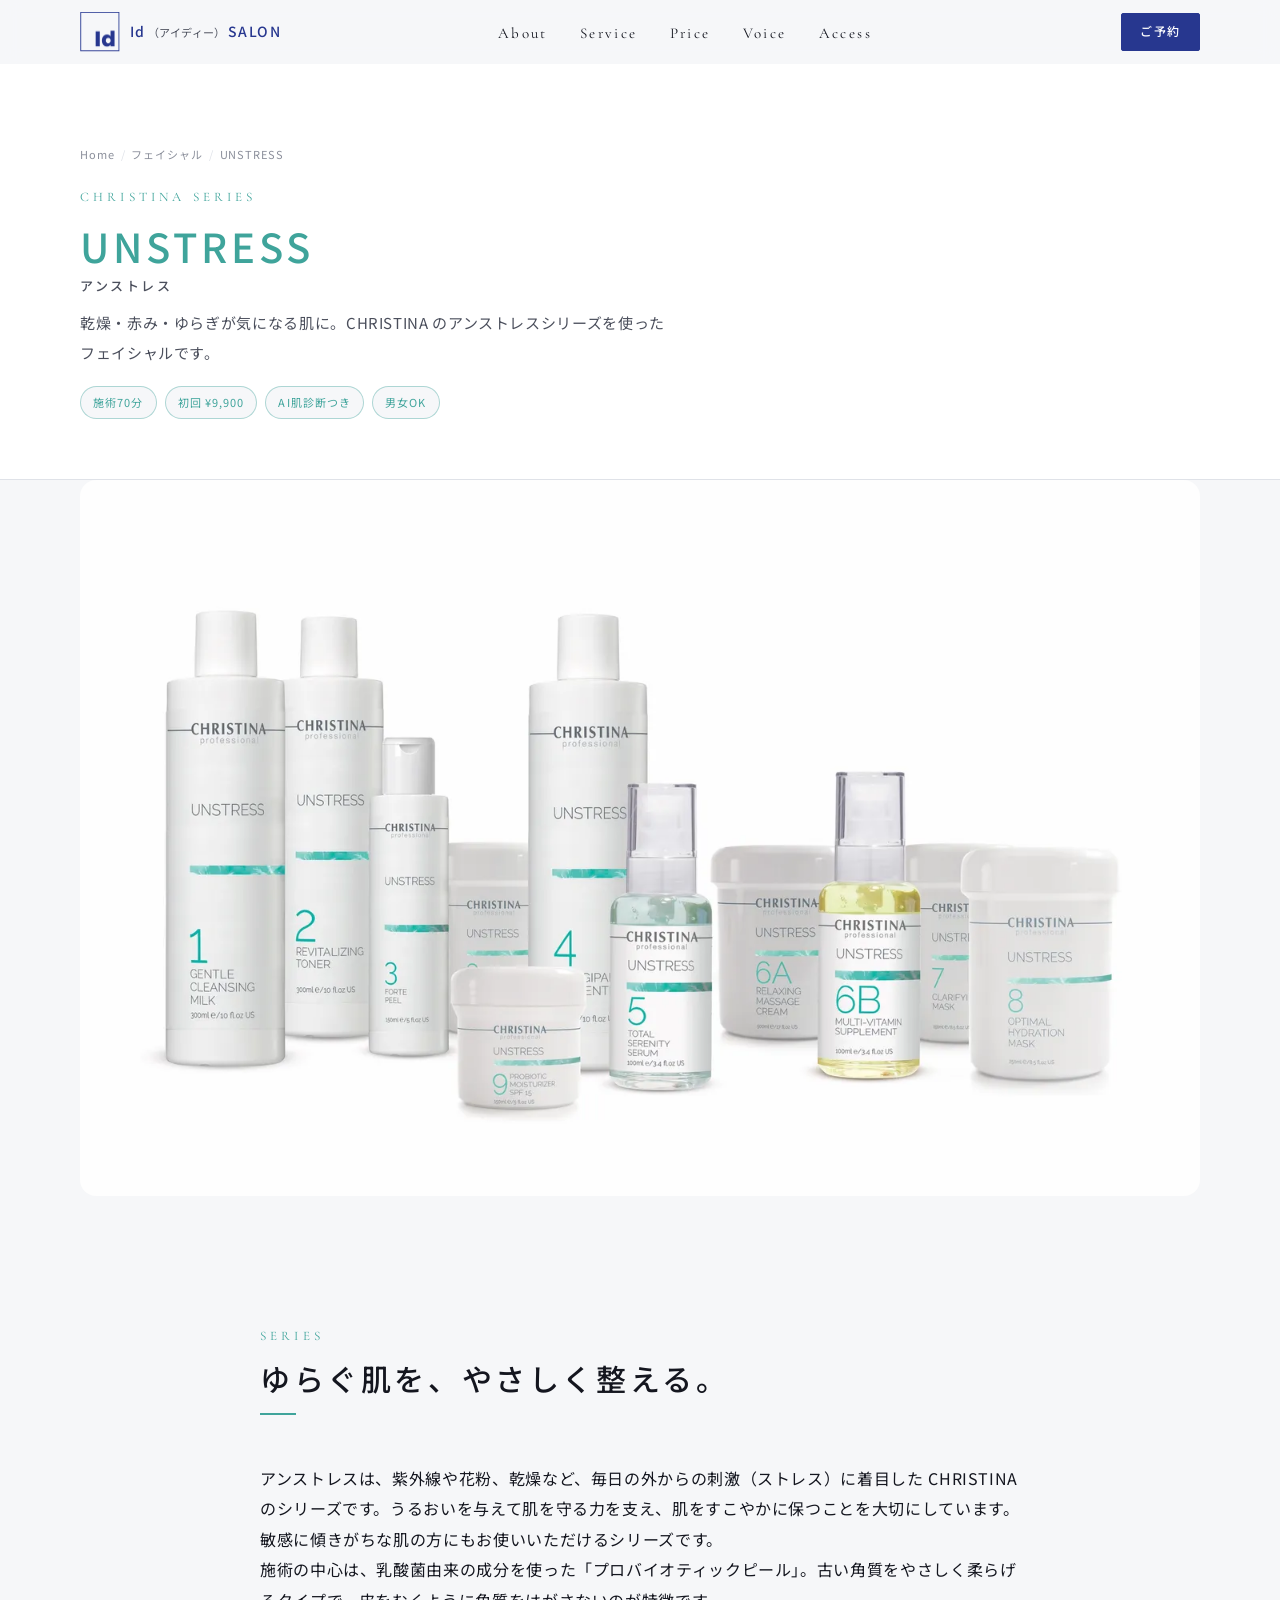
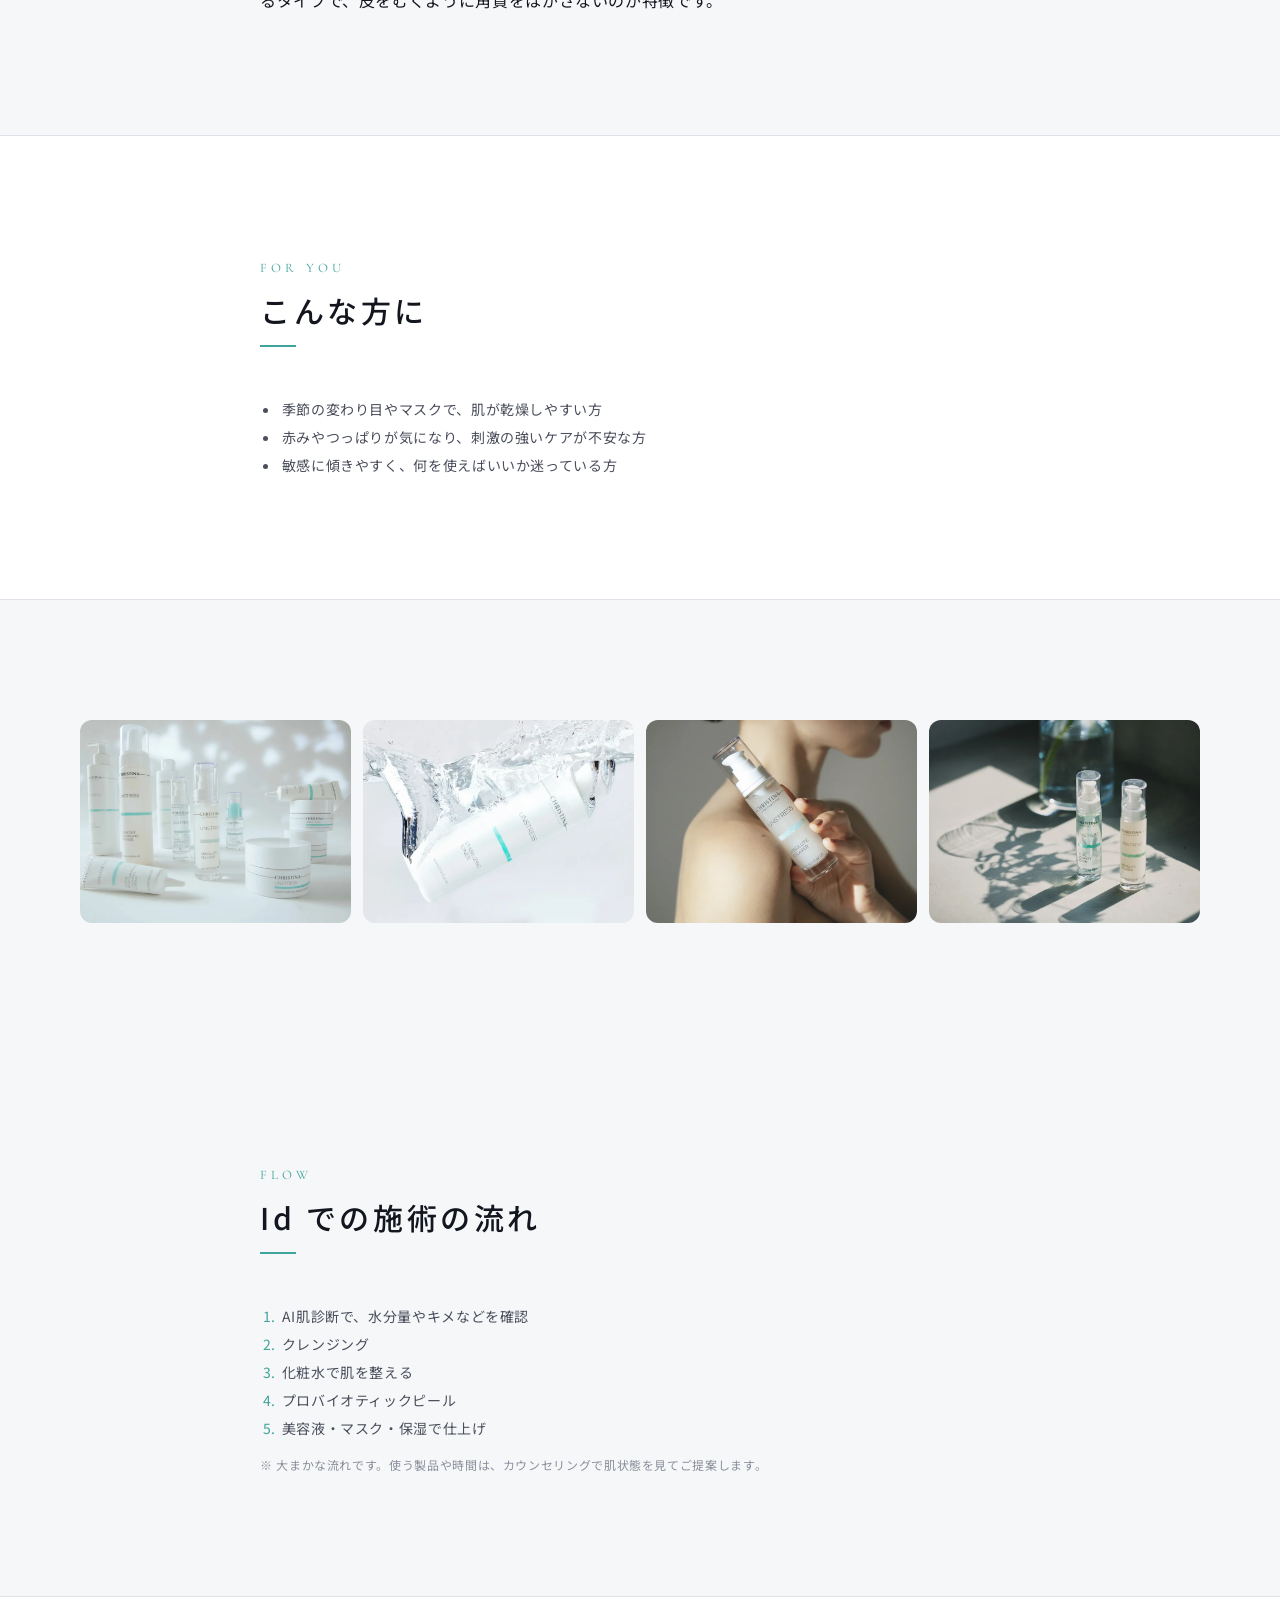
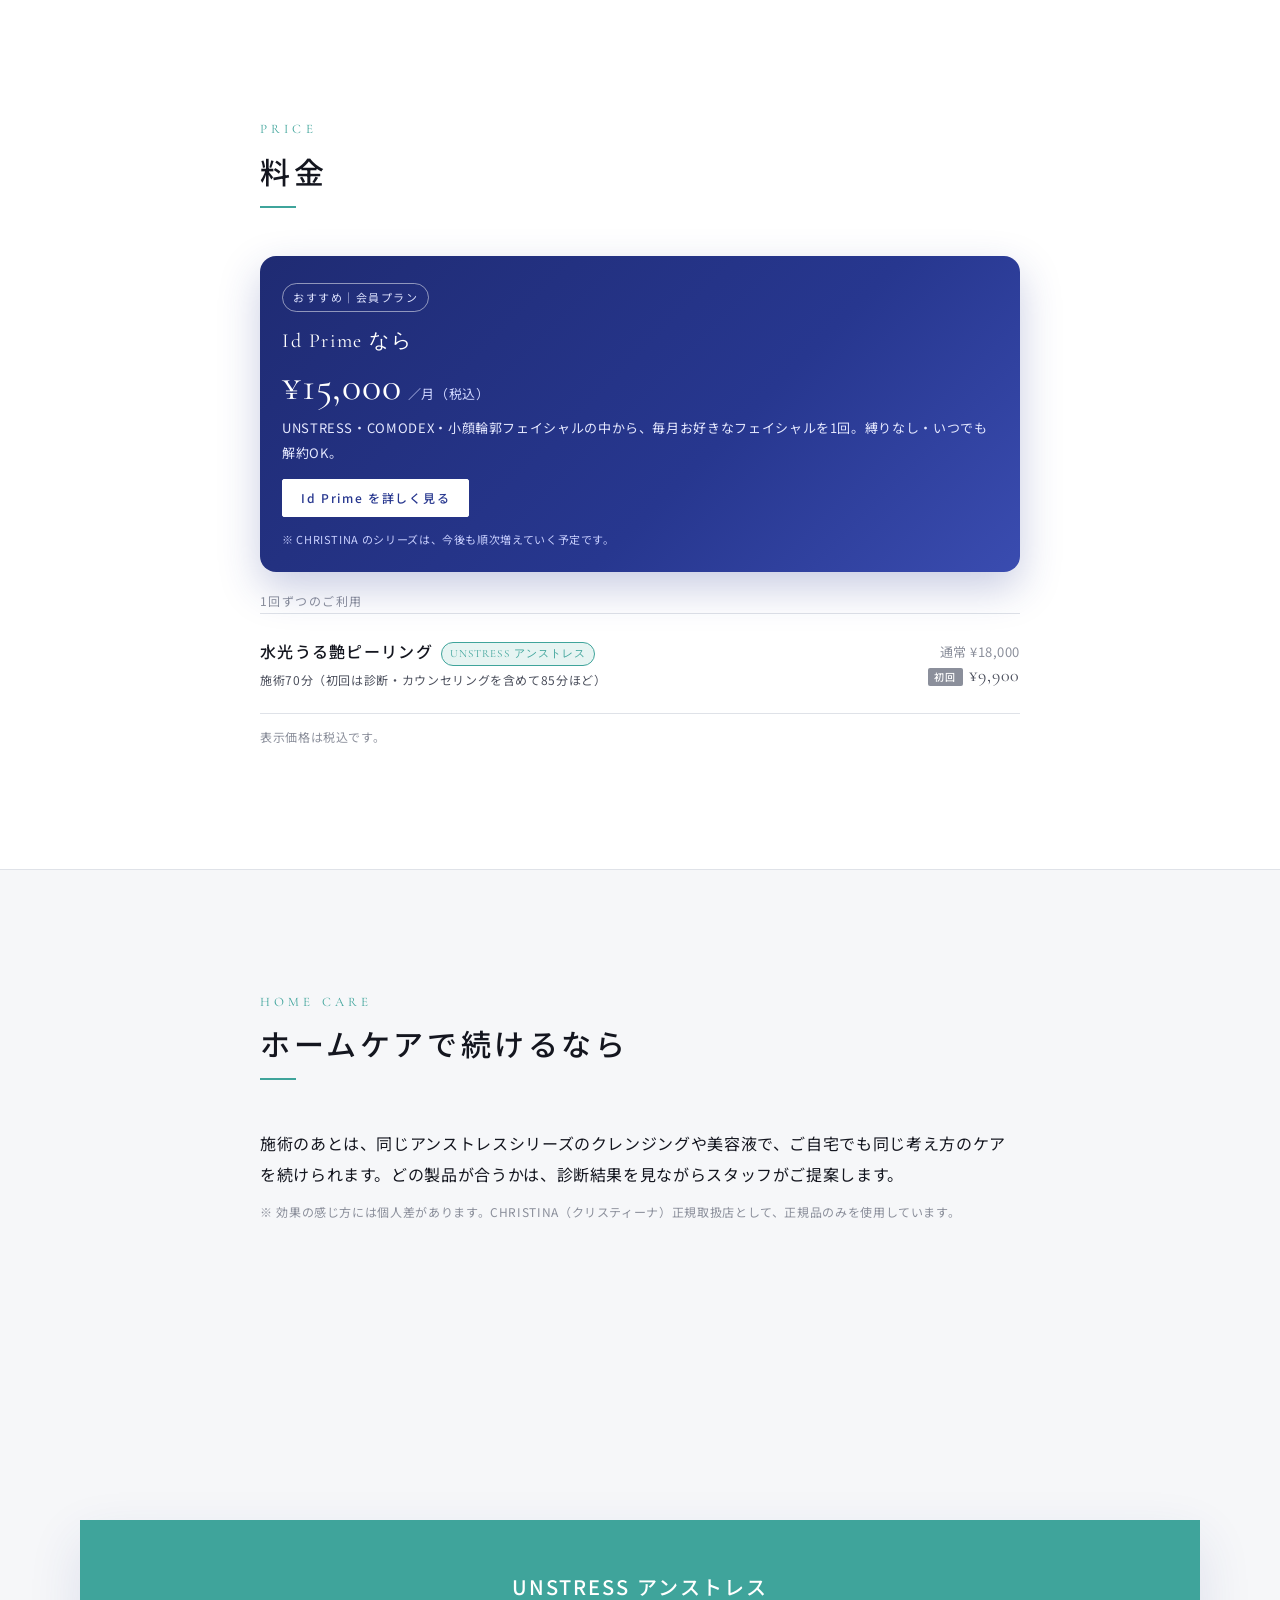
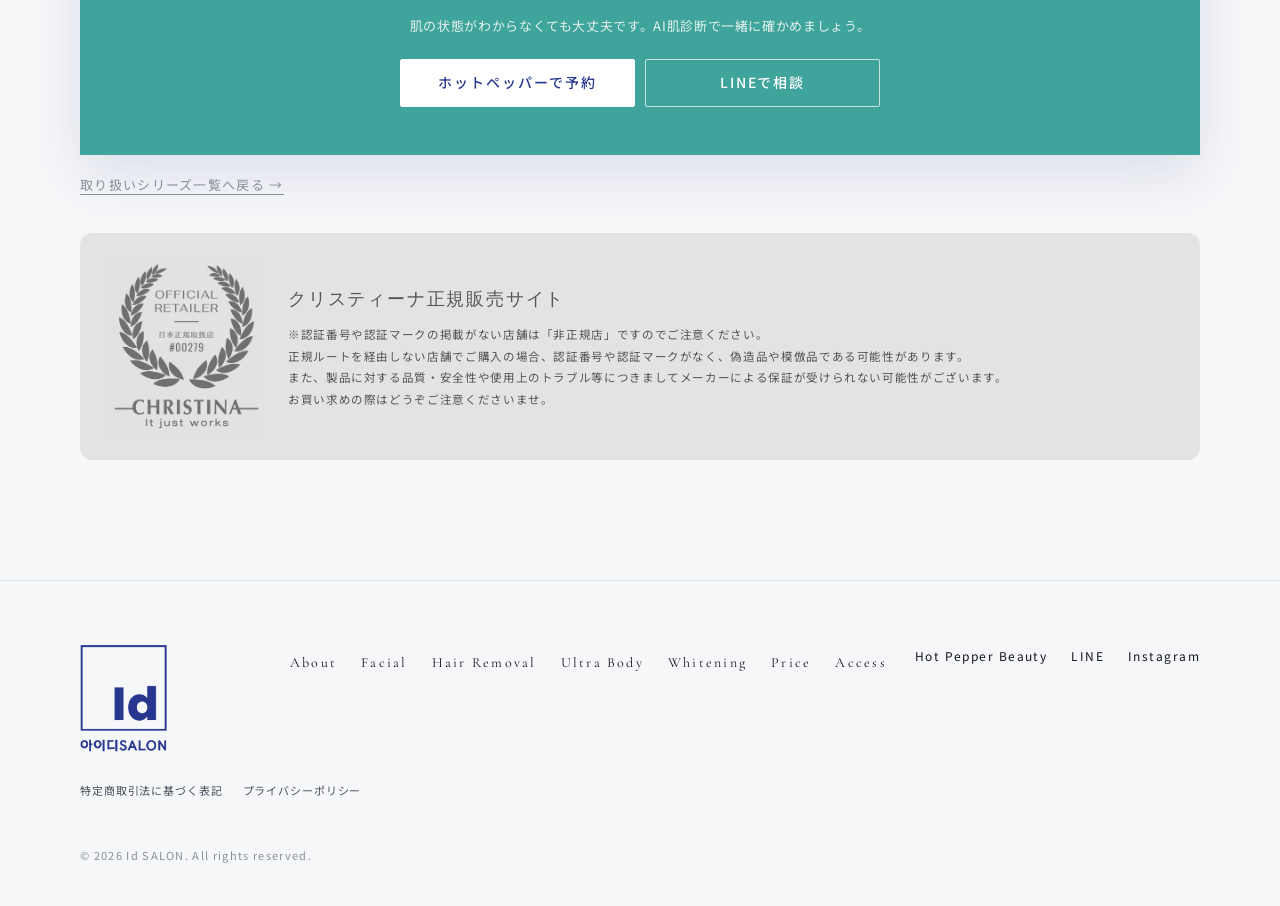
<file: christina-unstress.html>
<!DOCTYPE html>
<html lang="ja">
<head>
  <meta name="robots" content="noindex, nofollow">
  <meta charset="UTF-8">
  <meta name="viewport" content="width=device-width, initial-scale=1.0">
  <title>UNSTRESS アンストレス｜CHRISTINA正規取扱店 Id（アイディー）広島市安芸区矢野</title>
  <meta name="description" content="CHRISTINA（クリスティーナ）正規取扱店のId（アイディー）。乾燥・赤み・ゆらぎが気になる肌に、アンストレスシリーズのプロバイオティックピール。AI肌診断つき、初回¥9,900。">
  <meta property="og:title" content="UNSTRESS アンストレス｜CHRISTINA正規取扱店 Id（アイディー）広島市安芸区矢野">
  <meta property="og:description" content="CHRISTINA（クリスティーナ）正規取扱店のId（アイディー）。乾燥・赤み・ゆらぎが気になる肌に、アンストレスシリーズのプロバイオティックピール。AI肌診断つき、初回¥9,900。">
  <meta property="og:type" content="website">
  <meta property="og:site_name" content="Id（アイディー）SALON">
  <meta property="og:locale" content="ja_JP">
  <!-- ★要変更: 公開時に SITE_URL（build.py）を本番ドメインに -->
  <meta property="og:url" content="https://example.com/christina-unstress.html">
  <meta property="og:image" content="https://example.com/images/ogp.jpg">
  <meta name="twitter:card" content="summary_large_image">
  <link rel="canonical" href="https://example.com/christina-unstress.html">
  <link rel="icon" type="image/png" href="images/favicon.png">
  <link rel="apple-touch-icon" href="images/favicon.png">
  <link rel="preconnect" href="https://fonts.googleapis.com">
  <link rel="preconnect" href="https://fonts.gstatic.com" crossorigin>
  <link href="https://fonts.googleapis.com/css2?family=Cormorant+Garamond:ital,wght@0,400;0,500;1,400&family=Noto+Sans+JP:wght@300;400;500;700&display=swap" rel="stylesheet">
  <link rel="stylesheet" href="css/style.css?v=80">
  <!-- 構造化データ（Google 向け店舗情報） -->
  <script type="application/ld+json">
  {
    "@context": "https://schema.org",
    "@type": "BeautySalon",
    "name": "Id（アイディー）",
    "alternateName": "Id SALON",
    "image": "https://example.com/images/ogp.jpg",
    "url": "https://example.com/",
    "address": {"@type": "PostalAddress", "postalCode": "736-0085", "addressRegion": "広島県", "addressLocality": "広島市安芸区", "streetAddress": "矢野西5-14-18 2F", "addressCountry": "JP"},
    "openingHoursSpecification": [{"@type": "OpeningHoursSpecification", "dayOfWeek": ["Monday","Tuesday","Wednesday","Thursday","Friday","Saturday","Sunday"], "opens": "11:00", "closes": "21:00"}],
    "priceRange": "¥5,000〜¥30,000",
    "paymentAccepted": "Cash, Credit Card, QR Code Payment",
    "currenciesAccepted": "JPY",
    "sameAs": ["https://beauty.hotpepper.jp/kr/slnH000694676/", "https://www.instagram.com/id_hsm/"],
    "description": "CHRISTINA（クリスティーナ）正規取扱店のId（アイディー）。乾燥・赤み・ゆらぎが気になる肌に、アンストレスシリーズのプロバイオティックピール。AI肌診断つき、初回¥9,900。"
  }
  </script>
  <!-- Google タグ（GA4・GTM-WWMXJNMN）。本番ドメインでのみ読み込む（確認用URL github.io・手元のファイルでは計測しない） -->
  <script>
    window.dataLayer = window.dataLayer || [];
    function gtag(){dataLayer.push(arguments);}
    gtag('js', new Date());
    (function(h){ if (!h || /github\.io$|^localhost$|^127\./.test(h)) return; var s = document.createElement('script'); s.async = true; s.src = 'https://www.googletagmanager.com/gtm.js?id=GTM-WWMXJNMN'; document.head.appendChild(s); })(location.hostname);
  </script>
</head>
<body>

  <!-- ===== ヘッダー（全ページ共通。変更時はすべてのHTMLを同じに） ===== -->
  <header class="header" id="header">
    <div class="header__inner">
      <a href="index.html" class="header__logo" aria-label="Id（アイディー）トップへ">
        <img src="images/logo-mark.png" alt="Id" class="header__mark" width="40" height="40">
        <span class="header__name">Id<span class="header__name-jp">（アイディー）</span>SALON</span>
      </a>
      <nav class="nav" id="nav" aria-label="メインメニュー">
        <ul class="nav__list">
          <li><a href="about.html" class="nav__link">About</a></li>
          <li><a href="index.html#service" class="nav__link">Service</a></li>
          <li><a href="price.html" class="nav__link">Price</a></li>
          <li><a href="index.html#voice" class="nav__link">Voice</a></li>
          <li><a href="index.html#access" class="nav__link">Access</a></li>
          <li><a href="index.html#reserve" class="nav__link nav__link--cta">Reserve</a></li>
        </ul>
      </nav>
      <a href="index.html#reserve" class="btn btn--small btn--primary header__cta">ご予約</a>
      <button class="menu-toggle" id="menuToggle" aria-expanded="false" aria-controls="nav" aria-label="メニューを開く">
        <span></span><span></span>
      </button>
    </div>
  </header>

  <main id="top" class="series-page series--unstress">

    <section class="page-hero">
      <div class="container">
        <ul class="breadcrumb"><li><a href="index.html">Home</a></li><li><a href="facial.html">フェイシャル</a></li><li>UNSTRESS</li></ul>
        <p class="page-hero__en">CHRISTINA Series</p>
        <h1 class="page-hero__title">UNSTRESS<span class="page-hero__sub">アンストレス</span></h1>
        <p class="page-hero__lead">乾燥・赤み・ゆらぎが気になる肌に。CHRISTINA のアンストレスシリーズを使ったフェイシャルです。</p>
        <ul class="page-hero__meta"><li>施術70分</li><li>初回 ¥9,900</li><li>AI肌診断つき</li><li>男女OK</li></ul>
      </div>
    </section>

    <section class="section series-visual">
      <div class="container">
        <img src="images/christina/unstress-1.webp" alt="CHRISTINA UNSTRESS シリーズの製品" class="series-visual__main" width="1400" height="896">
      </div>
    </section>

    <section class="section">
      <div class="container container--narrow">
        <div class="sec-row"><div class="section__head"><p class="section__en">Series</p><h2 class="section__title">ゆらぐ肌を、<br class="sp-only">やさしく整える。</h2></div></div>
        <p>アンストレスは、紫外線や花粉、乾燥など、毎日の外からの刺激（ストレス）に着目した CHRISTINA のシリーズです。うるおいを与えて肌を守る力を支え、肌をすこやかに保つことを大切にしています。敏感に傾きがちな肌の方にもお使いいただけるシリーズです。</p><p>施術の中心は、乳酸菌由来の成分を使った「プロバイオティックピール」。古い角質をやさしく柔らげるタイプで、皮をむくように角質をはがさないのが特徴です。</p>
      </div>
    </section>
    <section class="section section--surface">
      <div class="container container--narrow">
        <div class="sec-row"><div class="section__head"><p class="section__en">For you</p><h2 class="section__title">こんな方に</h2></div></div>
        <ul class="series-list"><li>季節の変わり目やマスクで、肌が乾燥しやすい方</li><li>赤みやつっぱりが気になり、刺激の強いケアが不安な方</li><li>敏感に傾きやすく、何を使えばいいか迷っている方</li></ul>
      </div>
    </section>

    <section class="section">
      <div class="container">
        <div class="series-gallery">
          <img src="images/christina/unstress-4.webp" alt="UNSTRESS のホームケア製品" loading="lazy">
          <img src="images/christina/unstress-2.webp" alt="UNSTRESS スタビライジングトナー" loading="lazy">
          <img src="images/christina/unstress-3.webp" alt="UNSTRESS アブソリュートリラクサー" loading="lazy">
          <img src="images/christina/unstress-5.webp" alt="UNSTRESS トータルセレニティセラムとアブソリュートリラクサー" loading="lazy">
        </div>
      </div>
    </section>

    <section class="section">
      <div class="container container--narrow">
        <div class="sec-row"><div class="section__head"><p class="section__en">Flow</p><h2 class="section__title">Id での施術の流れ</h2></div></div>
        <ol class="series-flow"><li>AI肌診断で、水分量やキメなどを確認</li><li>クレンジング</li><li>化粧水で肌を整える</li><li>プロバイオティックピール</li><li>美容液・マスク・保湿で仕上げ</li></ol><p class="section__note">※ 大まかな流れです。使う製品や時間は、カウンセリングで肌状態を見てご提案します。</p>
      </div>
    </section>
    <section class="section section--surface">
      <div class="container container--narrow">
        <div class="sec-row"><div class="section__head"><p class="section__en">Price</p><h2 class="section__title">料金</h2></div></div>
        <div class="prime-card">
            <p class="prime-card__label">おすすめ｜会員プラン</p>
            <p class="prime-card__name">Id Prime なら</p>
            <p class="prime-card__price"><span class="prime-card__yen">¥15,000</span><span class="prime-card__per">／月（税込）</span></p>
            <p class="prime-card__text">UNSTRESS・COMODEX・小顔輪郭フェイシャルの中から、毎月お好きなフェイシャルを1回。縛りなし・いつでも解約OK。</p>
            <a href="facial.html#prime" class="btn btn--small prime-card__btn">Id Prime を詳しく見る</a>
            <p class="prime-card__note">※ CHRISTINA のシリーズは、今後も順次増えていく予定です。</p>
          </div>
          <p class="prime-card__alt">1回ずつのご利用</p>
          <dl class="menu__list">
            <div class="menu__item"><dt><span class="menu__name">水光うる艶ピーリング<span class="series-tag series--unstress">UNSTRESS アンストレス</span></span><span class="menu__desc">施術70分（初回は診断・カウンセリングを含めて85分ほど）</span></dt><dd><span class="menu__price"><span class="price-reg">通常 ¥18,000</span></span><span class="menu__coupon"><span class="badge">初回</span>¥9,900</span></dd></div>
          </dl><p class="section__note">表示価格は税込です。</p>
      </div>
    </section>
    <section class="section">
      <div class="container container--narrow">
        <div class="sec-row"><div class="section__head"><p class="section__en">Home care</p><h2 class="section__title">ホームケアで続けるなら</h2></div></div>
        <p>施術のあとは、同じアンストレスシリーズのクレンジングや美容液で、ご自宅でも同じ考え方のケアを続けられます。どの製品が合うかは、診断結果を見ながらスタッフがご提案します。</p><p class="section__note">※ 効果の感じ方には個人差があります。CHRISTINA（クリスティーナ）正規取扱店として、正規品のみを使用しています。</p>
      </div>
    </section>
    <section class="section">
      <div class="container">
        <div class="cta-band">
          <p class="cta-band__title">UNSTRESS アンストレス</p>
          <p class="cta-band__text">肌の状態がわからなくても大丈夫です。AI肌診断で一緒に確かめましょう。</p>
          <div class="cta-band__btns">
            <a href="https://beauty.hotpepper.jp/kr/slnH000694676/coupon/" class="btn btn--white" target="_blank" rel="noopener">ホットペッパーで予約</a>
            <a href="https://line.me/R/ti/p/@870qfoil" class="btn btn--outline-white" target="_blank" rel="noopener">LINEで相談</a>
          </div>
        </div>
        <p class="section__note" style="margin-top:18px"><a href="facial.html#series" class="link-arrow">取り扱いシリーズ一覧へ戻る</a></p>
        <div class="official">
          <img src="images/christina-official-retailer.png" alt="CHRISTINA OFFICIAL RETAILER 日本正規取扱店 #00279" class="official__badge" width="360" height="401" loading="lazy">
          <div class="official__text">
            <p class="official__title">クリスティーナ正規販売サイト</p>
            <p>※認証番号や認証マークの掲載がない店舗は「非正規店」ですのでご注意ください。</p>
            <p>正規ルートを経由しない店舗でご購入の場合、認証番号や認証マークがなく、偽造品や模倣品である可能性があります。</p>
            <p>また、製品に対する品質・安全性や使用上のトラブル等につきましてメーカーによる保証が受けられない可能性がございます。</p>
            <p>お買い求めの際はどうぞご注意くださいませ。</p>
          </div>
        </div>
      </div>
    </section>
  </main>

  <!-- ===== フッター（全ページ共通） ===== -->
  <footer class="footer">
    <div class="container footer__inner">
      <div class="footer__brand">
        <img src="images/logo.png" alt="Id 아이디SALON" class="footer__logo" width="864" height="1058">
      </div>
      <ul class="footer__links">
        <li><a href="about.html">About</a></li>
        <li><a href="facial.html">Facial</a></li>
        <li><a href="hair-removal.html">Hair Removal</a></li>
        <li><a href="body.html">Ultra Body</a></li>
        <li><a href="christina-unstress.html">Whitening</a></li>
        <li><a href="price.html">Price</a></li>
        <li><a href="index.html#access">Access</a></li>
      </ul>
      <ul class="footer__sns">
        <li><a href="https://beauty.hotpepper.jp/kr/slnH000694676/coupon/" target="_blank" rel="noopener">Hot Pepper Beauty</a></li>
        <li><a href="https://line.me/R/ti/p/@870qfoil" target="_blank" rel="noopener">LINE</a></li>
        <li><a href="https://www.instagram.com/id_hsm/" target="_blank" rel="noopener">Instagram</a></li>
      </ul>
      <ul class="footer__legal">
        <li><a href="tokushoho.html">特定商取引法に基づく表記</a></li>
        <li><a href="privacy.html">プライバシーポリシー</a></li>
      </ul>
      <p class="footer__copy">&copy; <span id="year"></span> Id SALON. All rights reserved.</p>
    </div>
  </footer>

  <!-- ===== スマホ用 固定予約バー ===== -->
  <div class="fixed-bar" id="fixedBar">
    <a href="https://beauty.hotpepper.jp/kr/slnH000694676/coupon/" class="fixed-bar__btn fixed-bar__btn--main" target="_blank" rel="noopener">ホットペッパーで予約</a>
    <a href="https://line.me/R/ti/p/@870qfoil" class="fixed-bar__btn fixed-bar__btn--sub" target="_blank" rel="noopener">
      <svg width="18" height="18" viewBox="0 0 24 24" fill="none" stroke="currentColor" stroke-width="1.6" aria-hidden="true"><path d="M21 11.5a8.4 8.4 0 0 1-8.5 8.3c-.9 0-1.8-.1-2.6-.4L5 21l1-3.6A8.3 8.3 0 0 1 3 11.5C3 6.9 7 3.2 12 3.2s9 3.7 9 8.3z"/></svg>
      LINEで相談
    </a>
  </div>

  <script src="js/main.js?v=5"></script>
</body>
</html>
</file>
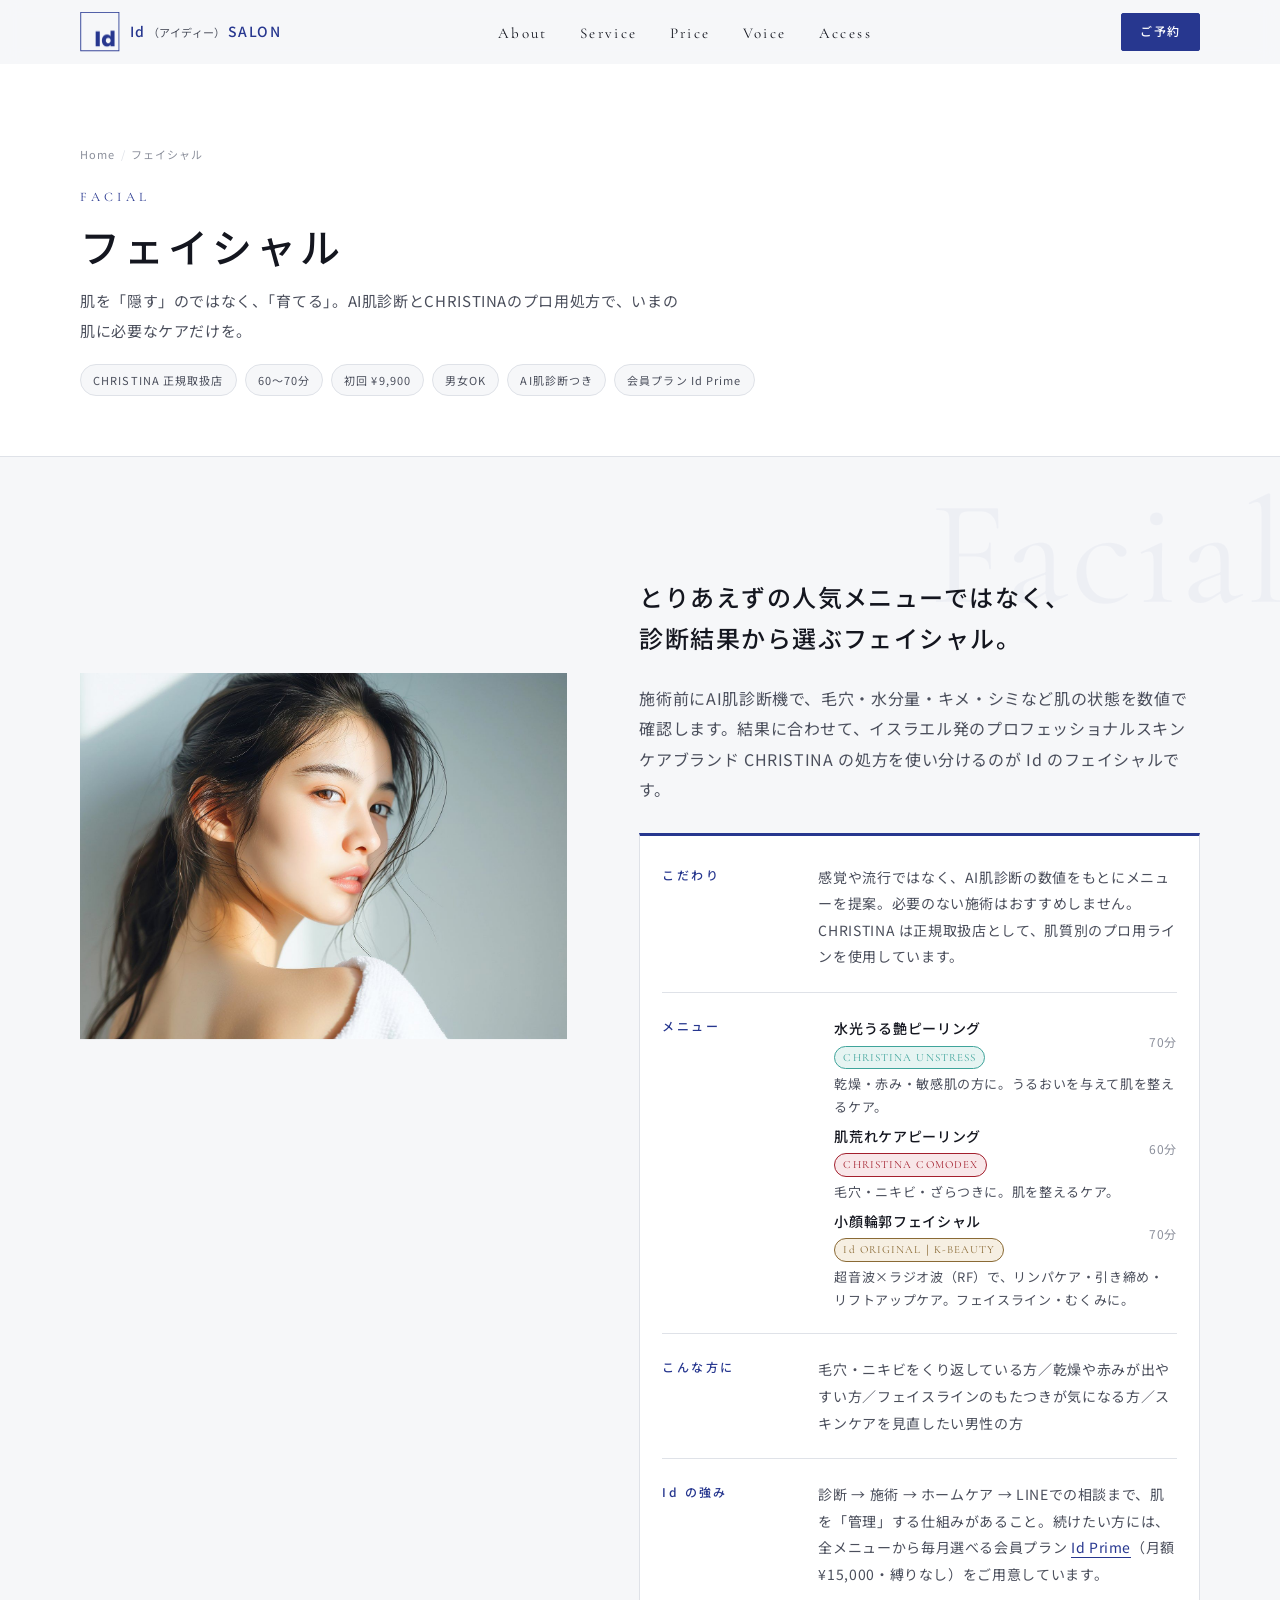
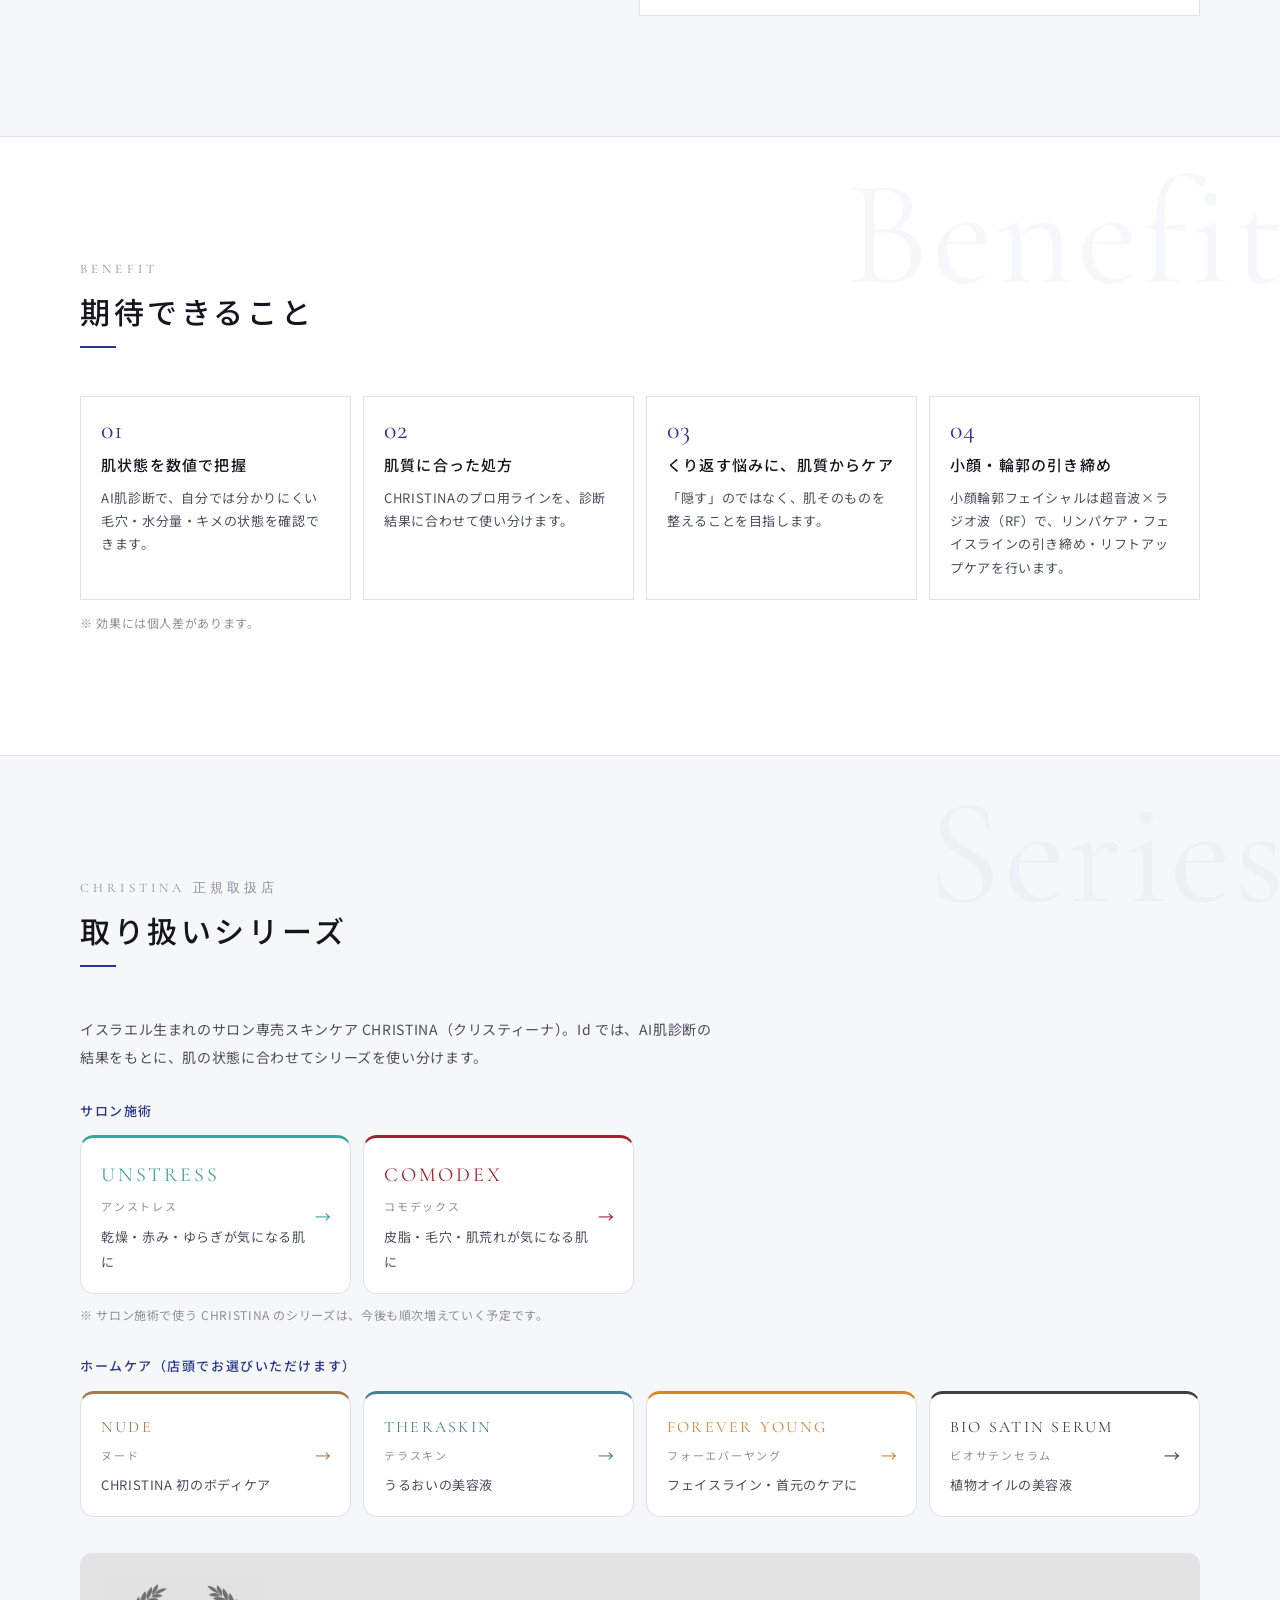
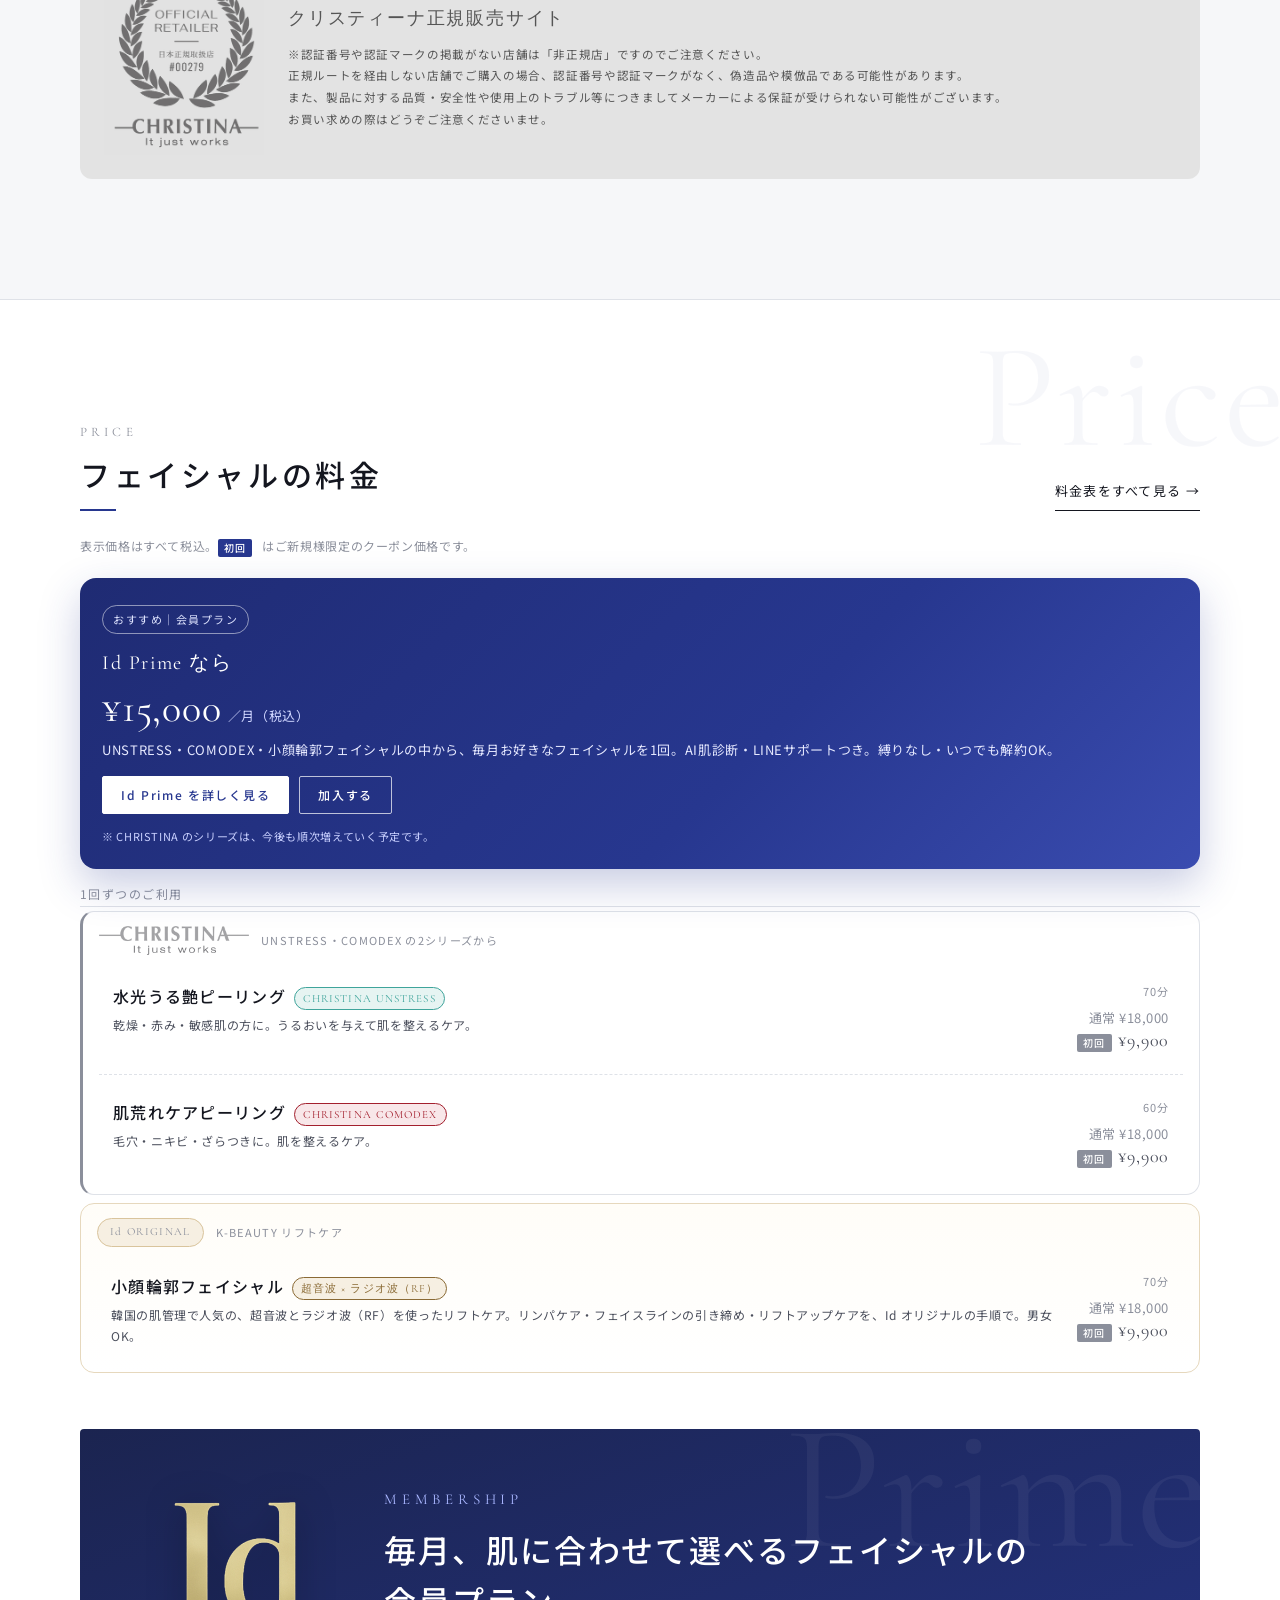
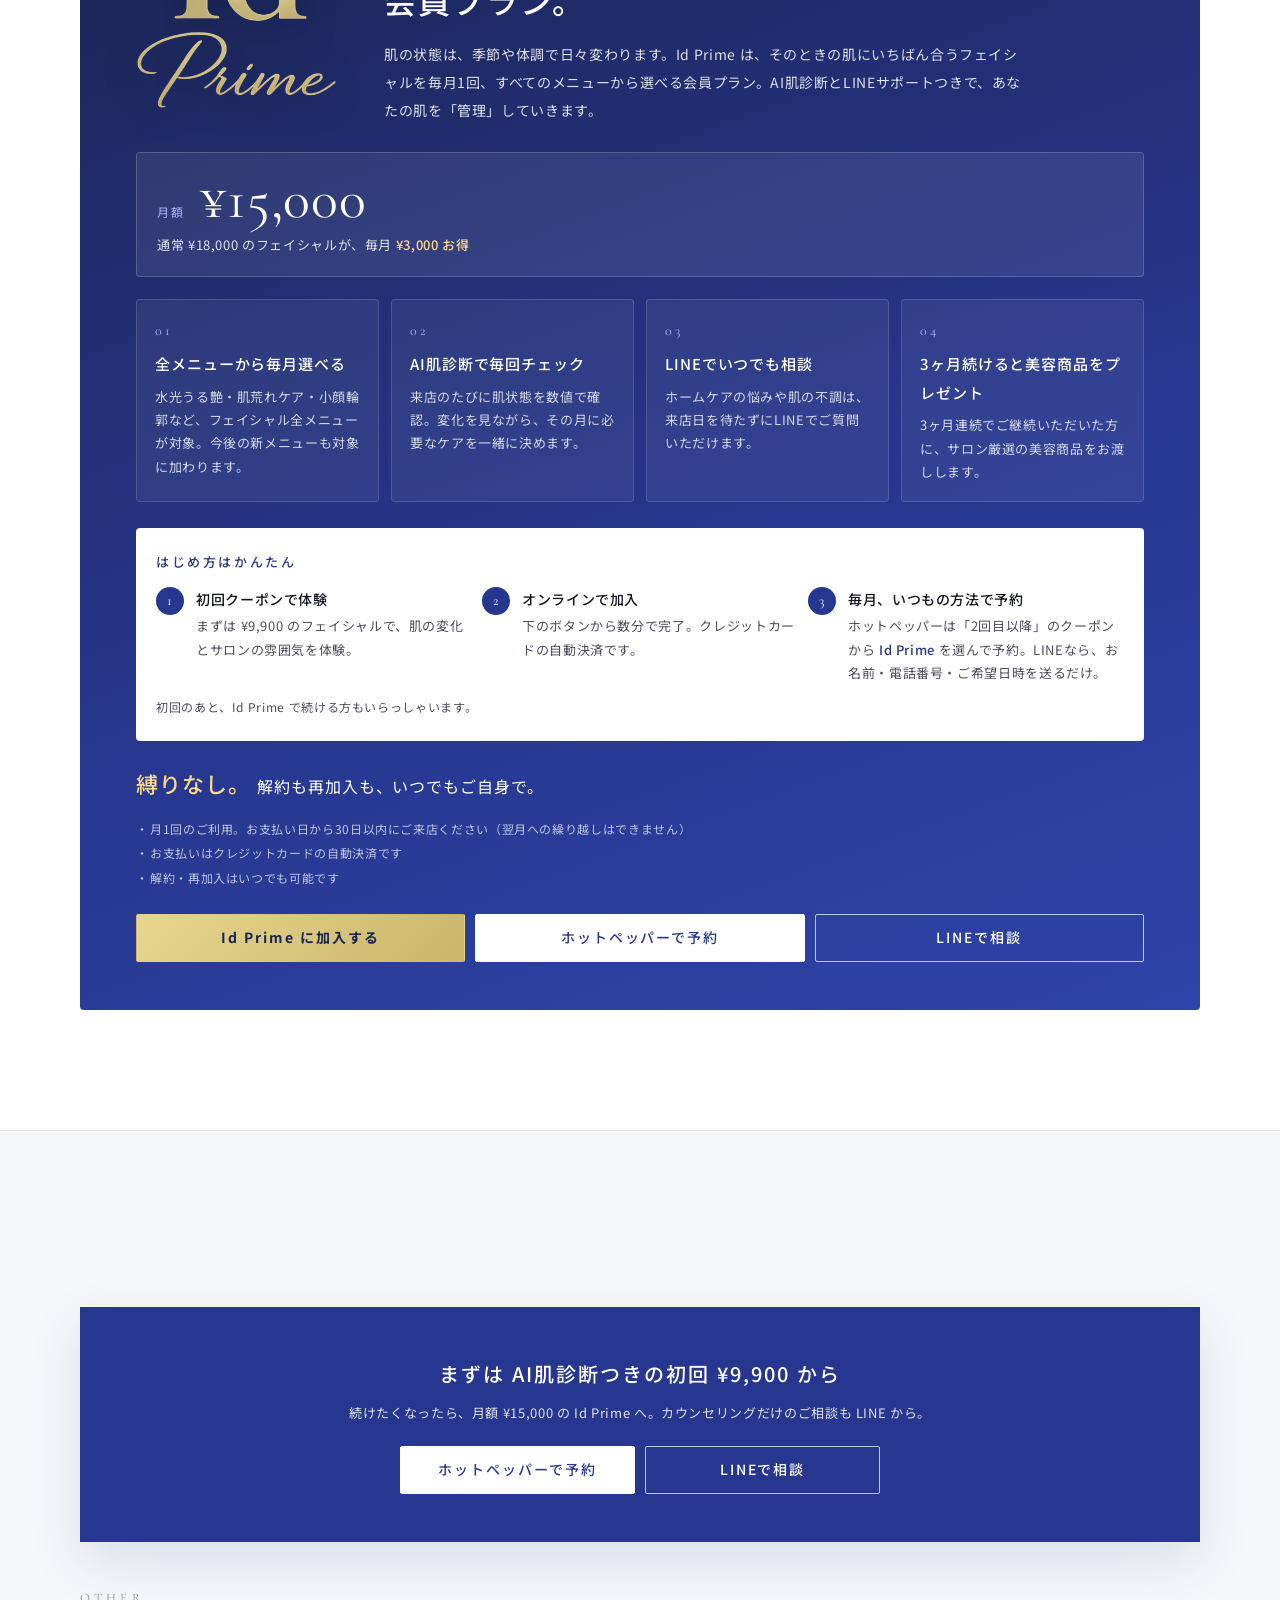
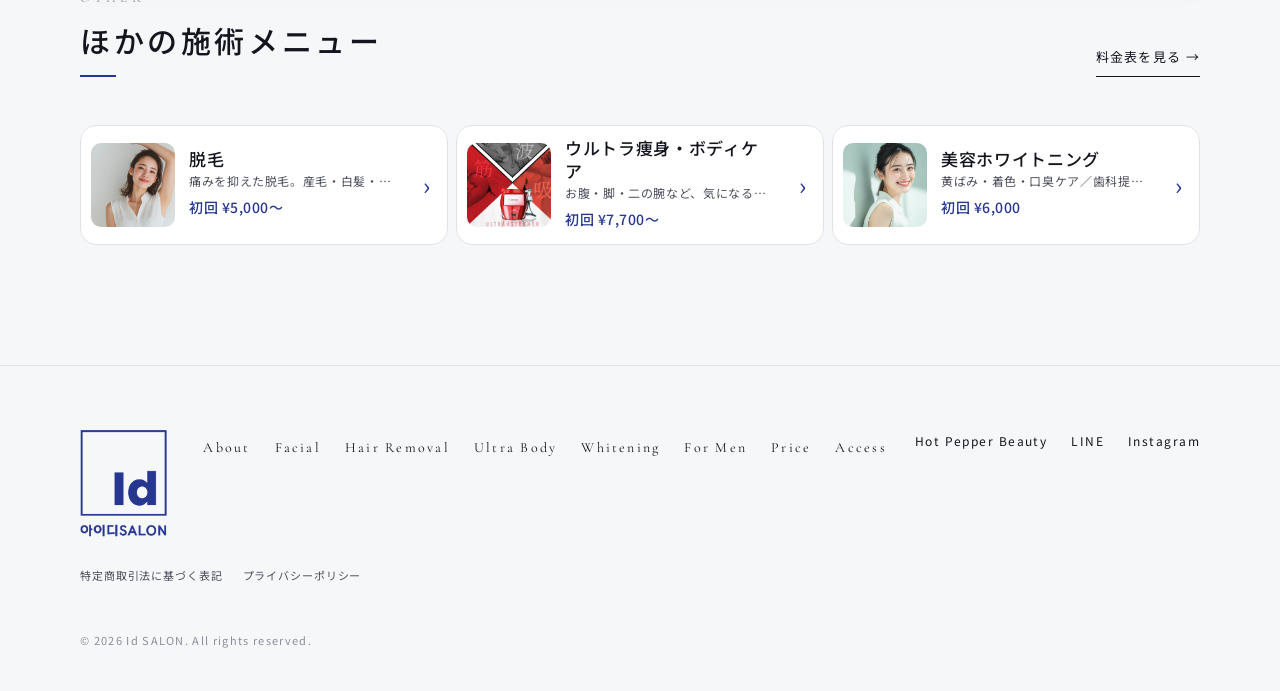
<file: facial.html>
<!DOCTYPE html>
<html lang="ja">
<head>
  <meta name="robots" content="noindex, nofollow">
  <meta charset="UTF-8">
  <meta name="viewport" content="width=device-width, initial-scale=1.0">
  <title>フェイシャル | Id（アイディー）広島市安芸区矢野</title>
  <meta name="description" content="AI肌診断で肌状態を見える化し、CHRISTINA正規取扱店のプロ用処方で肌を整える。水光うる艶ピーリング・肌荒れケアピーリング・小顔輪郭フェイシャル。初回¥9,900。">
  <meta property="og:title" content="フェイシャル | Id（アイディー）広島市安芸区矢野">
  <meta property="og:description" content="AI肌診断で肌状態を見える化し、CHRISTINA正規取扱店のプロ用処方で肌を整える。水光うる艶ピーリング・肌荒れケアピーリング・小顔輪郭フェイシャル。初回¥9,900。">
  <meta property="og:type" content="website">
  <meta property="og:site_name" content="Id（アイディー）SALON">
  <meta property="og:locale" content="ja_JP">
  <!-- ★要変更: 公開時に SITE_URL（build.py）を本番ドメインに -->
  <meta property="og:url" content="https://example.com/facial.html">
  <meta property="og:image" content="https://example.com/images/ogp.jpg">
  <meta name="twitter:card" content="summary_large_image">
  <link rel="canonical" href="https://example.com/facial.html">
  <link rel="icon" type="image/png" href="images/favicon.png">
  <link rel="apple-touch-icon" href="images/favicon.png">
  <link rel="preconnect" href="https://fonts.googleapis.com">
  <link rel="preconnect" href="https://fonts.gstatic.com" crossorigin>
  <link href="https://fonts.googleapis.com/css2?family=Cormorant+Garamond:ital,wght@0,400;0,500;1,400&family=Noto+Sans+JP:wght@300;400;500;700&display=swap" rel="stylesheet">
  <link rel="stylesheet" href="css/style.css?v=80">
  <!-- 構造化データ（Google 向け店舗情報） -->
  <script type="application/ld+json">
  {
    "@context": "https://schema.org",
    "@type": "BeautySalon",
    "name": "Id（アイディー）",
    "alternateName": "Id SALON",
    "image": "https://example.com/images/ogp.jpg",
    "url": "https://example.com/",
    "address": {"@type": "PostalAddress", "postalCode": "736-0085", "addressRegion": "広島県", "addressLocality": "広島市安芸区", "streetAddress": "矢野西5-14-18 2F", "addressCountry": "JP"},
    "openingHoursSpecification": [{"@type": "OpeningHoursSpecification", "dayOfWeek": ["Monday","Tuesday","Wednesday","Thursday","Friday","Saturday","Sunday"], "opens": "11:00", "closes": "21:00"}],
    "priceRange": "¥5,000〜¥30,000",
    "paymentAccepted": "Cash, Credit Card, QR Code Payment",
    "currenciesAccepted": "JPY",
    "sameAs": ["https://beauty.hotpepper.jp/kr/slnH000694676/", "https://www.instagram.com/id_hsm/"],
    "description": "AI肌診断で肌状態を見える化し、CHRISTINA正規取扱店のプロ用処方で肌を整える。水光うる艶ピーリング・肌荒れケアピーリング・小顔輪郭フェイシャル。初回¥9,900。"
  }
  </script>
  <!-- Google タグ（GA4・GTM-WWMXJNMN）。本番ドメインでのみ読み込む（確認用URL github.io・手元のファイルでは計測しない） -->
  <script>
    window.dataLayer = window.dataLayer || [];
    function gtag(){dataLayer.push(arguments);}
    gtag('js', new Date());
    (function(h){ if (!h || /github\.io$|^localhost$|^127\./.test(h)) return; var s = document.createElement('script'); s.async = true; s.src = 'https://www.googletagmanager.com/gtm.js?id=GTM-WWMXJNMN'; document.head.appendChild(s); })(location.hostname);
  </script>
</head>
<body>

  <!-- ===== ヘッダー（全ページ共通。変更時はすべてのHTMLを同じに） ===== -->
  <header class="header" id="header">
    <div class="header__inner">
      <a href="index.html" class="header__logo" aria-label="Id（アイディー）トップへ">
        <img src="images/logo-mark.png" alt="Id" class="header__mark" width="40" height="40">
        <span class="header__name">Id<span class="header__name-jp">（アイディー）</span>SALON</span>
      </a>
      <nav class="nav" id="nav" aria-label="メインメニュー">
        <ul class="nav__list">
          <li><a href="about.html" class="nav__link">About</a></li>
          <li><a href="index.html#service" class="nav__link">Service</a></li>
          <li><a href="price.html" class="nav__link">Price</a></li>
          <li><a href="index.html#voice" class="nav__link">Voice</a></li>
          <li><a href="index.html#access" class="nav__link">Access</a></li>
          <li><a href="index.html#reserve" class="nav__link nav__link--cta">Reserve</a></li>
        </ul>
      </nav>
      <a href="index.html#reserve" class="btn btn--small btn--primary header__cta">ご予約</a>
      <button class="menu-toggle" id="menuToggle" aria-expanded="false" aria-controls="nav" aria-label="メニューを開く">
        <span></span><span></span>
      </button>
    </div>
  </header>

  <main id="top">

    <section class="page-hero">
      <div class="container">
        <ul class="breadcrumb"><li><a href="index.html">Home</a></li><li>フェイシャル</li></ul>
        <p class="page-hero__en">Facial</p>
        <h1 class="page-hero__title">フェイシャル</h1>
        <p class="page-hero__lead">肌を「隠す」のではなく、「育てる」。AI肌診断とCHRISTINAのプロ用処方で、いまの肌に必要なケアだけを。</p>
        <ul class="page-hero__meta"><li>CHRISTINA 正規取扱店</li><li>60〜70分</li><li>初回 ¥9,900</li><li>男女OK</li><li>AI肌診断つき</li><li>会員プラン Id Prime</li></ul>
      </div>
    </section>

    <section class="section svc-intro"><span class="section__wm" aria-hidden="true">Facial</span>
      <div class="container">
        <div class="detail">
          <div class="detail__media">
            <img src="images/model-facial.jpg" alt="フェイシャルケアのイメージ" class="detail__img" width="1400" height="1050">
          </div>
          <div class="detail__body">
            <p class="detail__catch">とりあえずの人気メニューではなく、<br class="pc-only">診断結果から選ぶフェイシャル。</p>
            <p>施術前にAI肌診断機で、毛穴・水分量・キメ・シミなど肌の状態を数値で確認します。結果に合わせて、イスラエル発のプロフェッショナルスキンケアブランド CHRISTINA の処方を使い分けるのが Id のフェイシャルです。</p>
            <dl class="points">
              <div><dt>こだわり</dt><dd>感覚や流行ではなく、AI肌診断の数値をもとにメニューを提案。必要のない施術はおすすめしません。CHRISTINA は正規取扱店として、肌質別のプロ用ラインを使用しています。</dd></div>
              <div><dt>メニュー</dt><dd><ul class="fmenu"><li><span class="fmenu__head"><strong>水光うる艶ピーリング</strong><span class="series-tag series--unstress">CHRISTINA UNSTRESS</span></span><span class="fmenu__time">70分</span><span class="fmenu__desc">乾燥・赤み・敏感肌の方に。うるおいを与えて肌を整えるケア。</span></li><li><span class="fmenu__head"><strong>肌荒れケアピーリング</strong><span class="series-tag series--comodex">CHRISTINA COMODEX</span></span><span class="fmenu__time">60分</span><span class="fmenu__desc">毛穴・ニキビ・ざらつきに。肌を整えるケア。</span></li><li><span class="fmenu__head"><strong>小顔輪郭フェイシャル</strong><span class="series-tag series--original">Id ORIGINAL｜K-BEAUTY</span></span><span class="fmenu__time">70分</span><span class="fmenu__desc">超音波×ラジオ波（RF）で、リンパケア・引き締め・リフトアップケア。フェイスライン・むくみに。</span></li></ul></dd></div>
              <div><dt>こんな方に</dt><dd>毛穴・ニキビをくり返している方／乾燥や赤みが出やすい方／フェイスラインのもたつきが気になる方／スキンケアを見直したい男性の方</dd></div>
              <div><dt>Id の強み</dt><dd>診断 → 施術 → ホームケア → LINEでの相談まで、肌を「管理」する仕組みがあること。続けたい方には、全メニューから毎月選べる会員プラン <a href="#prime" class="link-inline">Id Prime</a>（月額 ¥15,000・縛りなし）をご用意しています。</dd></div>
            </dl>
            
          </div>
        </div>
      </div>
    </section>

    <section class="section section--surface"><span class="section__wm" aria-hidden="true">Benefit</span>
      <div class="container">
        <div class="sec-row"><div class="section__head"><p class="section__en">Benefit</p><h2 class="section__title">期待できること</h2></div></div>
        <ol class="steps steps--4">
            <li class="step"><span class="step__num">01</span><h3>肌状態を数値で把握</h3><p>AI肌診断で、自分では分かりにくい毛穴・水分量・キメの状態を確認できます。</p></li>
            <li class="step"><span class="step__num">02</span><h3>肌質に合った処方</h3><p>CHRISTINAのプロ用ラインを、診断結果に合わせて使い分けます。</p></li>
            <li class="step"><span class="step__num">03</span><h3>くり返す悩みに、肌質からケア</h3><p>「隠す」のではなく、肌そのものを整えることを目指します。</p></li>
            <li class="step"><span class="step__num">04</span><h3>小顔・輪郭の引き締め</h3><p>小顔輪郭フェイシャルは超音波×ラジオ波（RF）で、リンパケア・フェイスラインの引き締め・リフトアップケアを行います。</p></li>
        </ol>
        <p class="section__note" style="margin-top:12px">※ 効果には個人差があります。</p>
      </div>
    </section>

    

    <section class="section series" id="series"><span class="section__wm" aria-hidden="true">Series</span>
      <div class="container">
        <div class="sec-row"><div class="section__head"><p class="section__en">CHRISTINA 正規取扱店</p><h2 class="section__title">取り扱いシリーズ</h2></div></div>
        <p class="series__lead">イスラエル生まれのサロン専売スキンケア CHRISTINA（クリスティーナ）。Id では、AI肌診断の結果をもとに、肌の状態に合わせてシリーズを使い分けます。</p>
        <h3 class="series__group">サロン施術</h3>
        <ul class="series__cards">
          <li><a href="christina-unstress.html" class="series__card series--unstress"><span class="series__name">UNSTRESS</span><span class="series__ja">アンストレス</span><span class="series__desc">乾燥・赤み・ゆらぎが気になる肌に</span><span class="series__arrow" aria-hidden="true">→</span></a></li>
          <li><a href="christina-comodex.html" class="series__card series--comodex"><span class="series__name">COMODEX</span><span class="series__ja">コモデックス</span><span class="series__desc">皮脂・毛穴・肌荒れが気になる肌に</span><span class="series__arrow" aria-hidden="true">→</span></a></li>
        </ul>
        <p class="series__more">※ サロン施術で使う CHRISTINA のシリーズは、今後も順次増えていく予定です。</p>
        <h3 class="series__group">ホームケア（店頭でお選びいただけます）</h3>
        <ul class="series__cards series__cards--home">
          <li><a href="christina-homecare.html#nude" class="series__card series--nude"><span class="series__name">NUDE</span><span class="series__ja">ヌード</span><span class="series__desc">CHRISTINA 初のボディケア</span><span class="series__arrow" aria-hidden="true">→</span></a></li>
          <li><a href="christina-homecare.html#theraskin" class="series__card series--theraskin"><span class="series__name">THERASKIN</span><span class="series__ja">テラスキン</span><span class="series__desc">うるおいの美容液</span><span class="series__arrow" aria-hidden="true">→</span></a></li>
          <li><a href="christina-homecare.html#forever-young" class="series__card series--forever-young"><span class="series__name">FOREVER YOUNG</span><span class="series__ja">フォーエバーヤング</span><span class="series__desc">フェイスライン・首元のケアに</span><span class="series__arrow" aria-hidden="true">→</span></a></li>
          <li><a href="christina-homecare.html#bio-satin-serum" class="series__card series--bio-satin"><span class="series__name">BIO SATIN SERUM</span><span class="series__ja">ビオサテンセラム</span><span class="series__desc">植物オイルの美容液</span><span class="series__arrow" aria-hidden="true">→</span></a></li>
        </ul>
        <div class="official">
          <img src="images/christina-official-retailer.png" alt="CHRISTINA OFFICIAL RETAILER 日本正規取扱店 #00279" class="official__badge" width="360" height="401" loading="lazy">
          <div class="official__text">
            <p class="official__title">クリスティーナ正規販売サイト</p>
            <p>※認証番号や認証マークの掲載がない店舗は「非正規店」ですのでご注意ください。</p>
            <p>正規ルートを経由しない店舗でご購入の場合、認証番号や認証マークがなく、偽造品や模倣品である可能性があります。</p>
            <p>また、製品に対する品質・安全性や使用上のトラブル等につきましてメーカーによる保証が受けられない可能性がございます。</p>
            <p>お買い求めの際はどうぞご注意くださいませ。</p>
          </div>
        </div>
      </div>
    </section>

    <section class="section section--surface section--price"><span class="section__wm" aria-hidden="true">Price</span>
      <div class="container">

        <div class="detail-price">
          <div class="sec-row">
            <div class="section__head"><p class="section__en">Price</p><h2 class="section__title">フェイシャルの料金</h2></div>
            <a href="price.html" class="link-arrow">料金表をすべて見る</a>
          </div>
          <p class="section__note" style="margin:-24px 0 20px">表示価格はすべて税込。<span class="badge">初回</span> はご新規様限定のクーポン価格です。</p>
          
          <div class="prime-card prime-card--menu">
            <p class="prime-card__label">おすすめ｜会員プラン</p>
            <p class="prime-card__name">Id Prime なら</p>
            <p class="prime-card__price"><span class="prime-card__yen">¥15,000</span><span class="prime-card__per">／月（税込）</span></p>
            <p class="prime-card__text">UNSTRESS・COMODEX・小顔輪郭フェイシャルの中から、毎月お好きなフェイシャルを1回。AI肌診断・LINEサポートつき。縛りなし・いつでも解約OK。</p>
            <div class="prime-card__btns">
              <a href="#prime" class="btn btn--small prime-card__btn">Id Prime を詳しく見る</a>
              <a href="https://square.link/u/dJStlaw6" class="btn btn--small prime-card__btn prime-card__btn--ghost" target="_blank" rel="noopener">加入する</a>
            </div>
            <p class="prime-card__note">※ CHRISTINA のシリーズは、今後も順次増えていく予定です。</p>
          </div>
          <p class="prime-card__alt">1回ずつのご利用</p>
          <dl class="menu__list">
            <div class="menu__subgroup series--christina">
            <p class="menu__brand"><img src="images/christina/christina-logo.png" alt="CHRISTINA" width="480" height="92"><span>UNSTRESS・COMODEX の2シリーズから</span></p>
            <div class="menu__item">
              <dt><span class="menu__name">水光うる艶ピーリング<span class="series-tag series--unstress">CHRISTINA UNSTRESS</span></span><span class="menu__desc">乾燥・赤み・敏感肌の方に。うるおいを与えて肌を整えるケア。</span></dt>
              <dd><span class="menu__time">70分</span><span class="menu__price"><span class="price-reg">通常 ¥18,000</span></span><span class="menu__coupon"><span class="badge">初回</span>¥9,900</span></dd>
            </div>
            <div class="menu__item">
              <dt><span class="menu__name">肌荒れケアピーリング<span class="series-tag series--comodex">CHRISTINA COMODEX</span></span><span class="menu__desc">毛穴・ニキビ・ざらつきに。肌を整えるケア。</span></dt>
              <dd><span class="menu__time">60分</span><span class="menu__price"><span class="price-reg">通常 ¥18,000</span></span><span class="menu__coupon"><span class="badge">初回</span>¥9,900</span></dd>
            </div>
            </div>
            <div class="menu__subgroup series--original">
            <p class="menu__brand menu__brand--original"><span class="original-mark">Id ORIGINAL</span><span>K-BEAUTY リフトケア</span></p>
            <div class="menu__item">
              <dt><span class="menu__name">小顔輪郭フェイシャル<span class="series-tag series--original">超音波 × ラジオ波（RF）</span></span><span class="menu__desc">韓国の肌管理で人気の、超音波とラジオ波（RF）を使ったリフトケア。リンパケア・フェイスラインの引き締め・リフトアップケアを、Id オリジナルの手順で。男女OK。</span></dt>
              <dd><span class="menu__time">70分</span><span class="menu__price"><span class="price-reg">通常 ¥18,000</span></span><span class="menu__coupon"><span class="badge">初回</span>¥9,900</span></dd>
            </div>
            </div>
          </dl>
        </div>

        <section class="prime" id="prime">
          <div class="prime__top">
            <img src="images/id-prime-logo.png" alt="Id Prime" class="prime__logo" width="1157" height="1200">
            <div class="prime__head">
              <p class="prime__en">Membership</p>
              <h2 class="prime__title">毎月、肌に合わせて選べる<br class="sp-only">フェイシャルの<br class="pc-only">会員プラン。</h2>
              <p class="prime__lead">肌の状態は、季節や体調で日々変わります。Id Prime は、そのときの肌にいちばん合うフェイシャルを毎月1回、すべてのメニューから選べる会員プラン。AI肌診断とLINEサポートつきで、あなたの肌を「管理」していきます。</p>
            </div>
          </div>
          <div class="prime__price">
            <span class="prime__price-label">月額</span>
            <span class="prime__price-num">¥15,000</span>
            <span class="prime__price-sub">通常 ¥18,000 のフェイシャルが、毎月 <strong>¥3,000 お得</strong></span>
          </div>
          <ul class="prime__benefits">
            <li><span class="prime__icon">01</span><h3>全メニューから毎月選べる</h3><p>水光うる艶・肌荒れケア・小顔輪郭など、フェイシャル全メニューが対象。今後の新メニューも対象に加わります。</p></li>
            <li><span class="prime__icon">02</span><h3>AI肌診断で毎回チェック</h3><p>来店のたびに肌状態を数値で確認。変化を見ながら、その月に必要なケアを一緒に決めます。</p></li>
            <li><span class="prime__icon">03</span><h3>LINEでいつでも相談</h3><p>ホームケアの悩みや肌の不調は、来店日を待たずにLINEでご質問いただけます。</p></li>
            <li><span class="prime__icon">04</span><h3>3ヶ月続けると美容商品をプレゼント</h3><p>3ヶ月連続でご継続いただいた方に、サロン厳選の美容商品をお渡しします。</p></li>
          </ul>
          <div class="prime__flow">
            <p class="prime__flow-title">はじめ方はかんたん</p>
            <ol>
              <li><span>1</span><div><strong>初回クーポンで体験</strong>まずは ¥9,900 のフェイシャルで、肌の変化とサロンの雰囲気を体験。</div></li>
              <li><span>2</span><div><strong>オンラインで加入</strong>下のボタンから数分で完了。クレジットカードの自動決済です。</div></li>
              <li><span>3</span><div><strong>毎月、いつもの方法で予約</strong>ホットペッパーは「2回目以降」のクーポンから <em>Id Prime</em> を選んで予約。LINEなら、お名前・電話番号・ご希望日時を送るだけ。</div></li>
            </ol>
            <p class="prime__flow-note">初回のあと、Id Prime で続ける方もいらっしゃいます。</p>
          </div>
          <div class="prime__free">
            <strong>縛りなし。</strong>解約も再加入も、いつでもご自身で。
          </div>
          <ul class="prime__terms">
            <li>月1回のご利用。お支払い日から30日以内にご来店ください（翌月への繰り越しはできません）</li>
            <li>お支払いはクレジットカードの自動決済です</li>
            <li>解約・再加入はいつでも可能です</li>
          </ul>
          <div class="prime__cta prime__cta--3">
            <a href="https://square.link/u/dJStlaw6" class="btn btn--gold" target="_blank" rel="noopener">Id Prime に加入する</a>
            <a href="https://beauty.hotpepper.jp/kr/slnH000694676/coupon/" class="btn btn--white" target="_blank" rel="noopener">ホットペッパーで予約</a>
            <a href="https://line.me/R/ti/p/@870qfoil" class="btn btn--outline-white" target="_blank" rel="noopener">LINEで相談</a>
          </div>
        </section>

      </div>
    </section>

    <section class="section ">
      <div class="container">
        
        <div class="cta-band">
          <p class="cta-band__title">まずは AI肌診断つきの初回 ¥9,900 から</p>
          <p class="cta-band__text">続けたくなったら、月額 ¥15,000 の Id Prime へ。カウンセリングだけのご相談も LINE から。</p>
          <div class="cta-band__btns">
            <a href="https://beauty.hotpepper.jp/kr/slnH000694676/coupon/" class="btn btn--white" target="_blank" rel="noopener">ホットペッパーで予約</a>
            <a href="https://line.me/R/ti/p/@870qfoil" class="btn btn--outline-white" target="_blank" rel="noopener">LINEで相談</a>
          </div>
        </div>

        
        <div class="other-svc">
          <div class="sec-row">
            <div class="section__head"><p class="section__en">Other</p><h2 class="section__title">ほかの施術メニュー</h2></div>
            <a href="price.html" class="link-arrow">料金表を見る</a>
          </div>
          <div class="pcards">
          <a href="hair-removal.html" class="pcard">
            <img src="images/model-hair-card.jpg" alt="" class="pcard__img" loading="lazy">
            <div class="pcard__body">
              <p class="pcard__en">Hair Removal</p>
              <p class="pcard__title">脱毛</p>
              <p class="pcard__desc">痛みを抑えた脱毛。産毛・白髪・濃い毛にも</p>
              <span class="pcard__price">初回 ¥5,000〜</span>
            </div>
            <span class="pcard__arrow" aria-hidden="true">›</span>
          </a>
          <a href="body.html" class="pcard">
            <img src="images/ultra-card.jpg" alt="" class="pcard__img" loading="lazy">
            <div class="pcard__body">
              <p class="pcard__en">Ultra Body</p>
              <p class="pcard__title">ウルトラ痩身・ボディケア</p>
              <p class="pcard__desc">お腹・脚・二の腕など、気になる部分を集中ケア</p>
              <span class="pcard__price">初回 ¥7,700〜</span>
            </div>
            <span class="pcard__arrow" aria-hidden="true">›</span>
          </a>
          <a href="whitening.html" class="pcard">
            <img src="images/model-white-card.jpg" alt="" class="pcard__img" loading="lazy">
            <div class="pcard__body">
              <p class="pcard__en">Whitening</p>
              <p class="pcard__title">美容ホワイトニング</p>
              <p class="pcard__desc">黄ばみ・着色・口臭ケア／歯科提携サロン</p>
              <span class="pcard__price">初回 ¥6,000</span>
            </div>
            <span class="pcard__arrow" aria-hidden="true">›</span>
          </a>
          </div>
        </div>

      </div>
    </section>

  </main>

  <!-- ===== フッター（全ページ共通） ===== -->
  <footer class="footer">
    <div class="container footer__inner">
      <div class="footer__brand">
        <img src="images/logo.png" alt="Id 아이디SALON" class="footer__logo" width="864" height="1058">
      </div>
      <ul class="footer__links">
        <li><a href="about.html">About</a></li>
        <li><a href="facial.html">Facial</a></li>
        <li><a href="hair-removal.html">Hair Removal</a></li>
        <li><a href="body.html">Ultra Body</a></li>
        <li><a href="whitening.html">Whitening</a></li>
        <li><a href="mens.html">For Men</a></li>
        <li><a href="price.html">Price</a></li>
        <li><a href="index.html#access">Access</a></li>
      </ul>
      <ul class="footer__sns">
        <li><a href="https://beauty.hotpepper.jp/kr/slnH000694676/coupon/" target="_blank" rel="noopener">Hot Pepper Beauty</a></li>
        <li><a href="https://line.me/R/ti/p/@870qfoil" target="_blank" rel="noopener">LINE</a></li>
        <li><a href="https://www.instagram.com/id_hsm/" target="_blank" rel="noopener">Instagram</a></li>
      </ul>
      <ul class="footer__legal">
        <li><a href="tokushoho.html">特定商取引法に基づく表記</a></li>
        <li><a href="privacy.html">プライバシーポリシー</a></li>
      </ul>
      <p class="footer__copy">&copy; <span id="year"></span> Id SALON. All rights reserved.</p>
    </div>
  </footer>

  <!-- ===== スマホ用 固定予約バー ===== -->
  <div class="fixed-bar" id="fixedBar">
    <a href="https://beauty.hotpepper.jp/kr/slnH000694676/coupon/" class="fixed-bar__btn fixed-bar__btn--main" target="_blank" rel="noopener">ホットペッパーで予約</a>
    <a href="https://line.me/R/ti/p/@870qfoil" class="fixed-bar__btn fixed-bar__btn--sub" target="_blank" rel="noopener">
      <svg width="18" height="18" viewBox="0 0 24 24" fill="none" stroke="currentColor" stroke-width="1.6" aria-hidden="true"><path d="M21 11.5a8.4 8.4 0 0 1-8.5 8.3c-.9 0-1.8-.1-2.6-.4L5 21l1-3.6A8.3 8.3 0 0 1 3 11.5C3 6.9 7 3.2 12 3.2s9 3.7 9 8.3z"/></svg>
      LINEで相談
    </a>
  </div>

  <script src="js/main.js?v=5"></script>
</body>
</html>
</file>
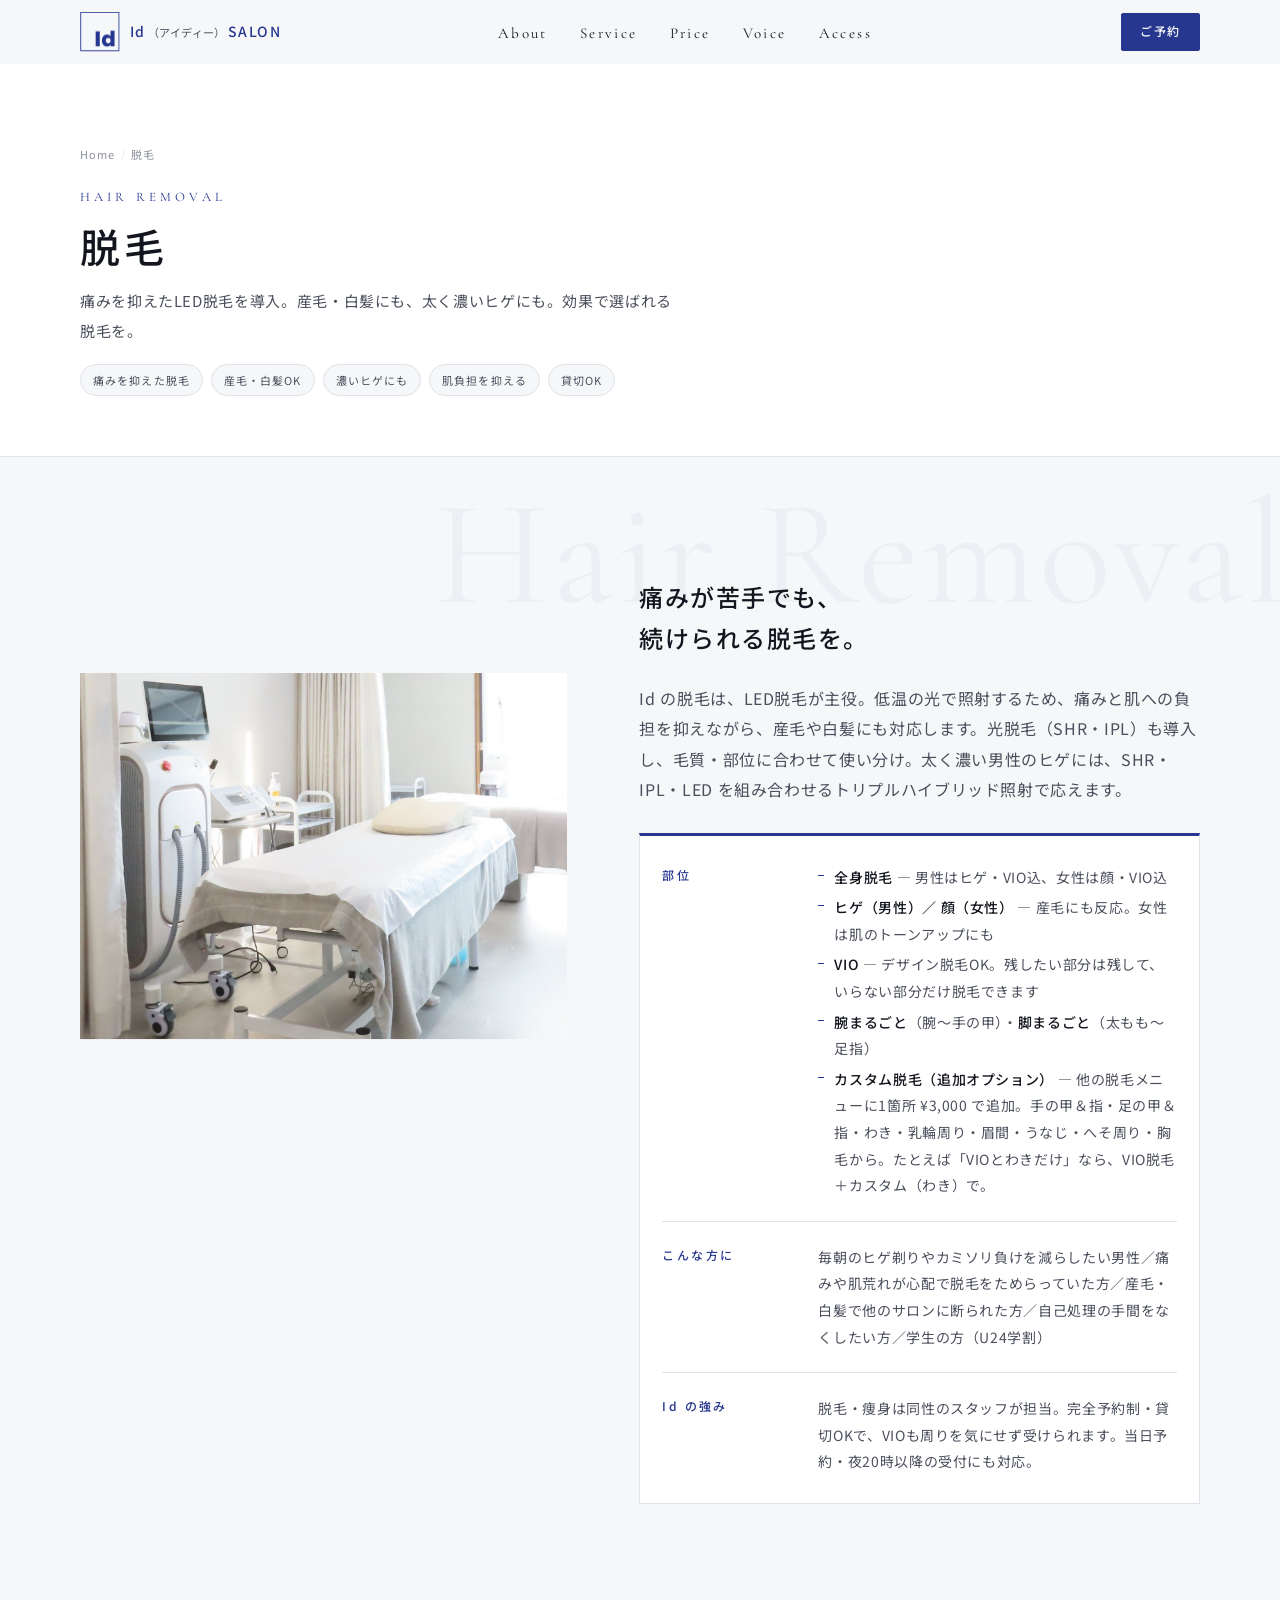
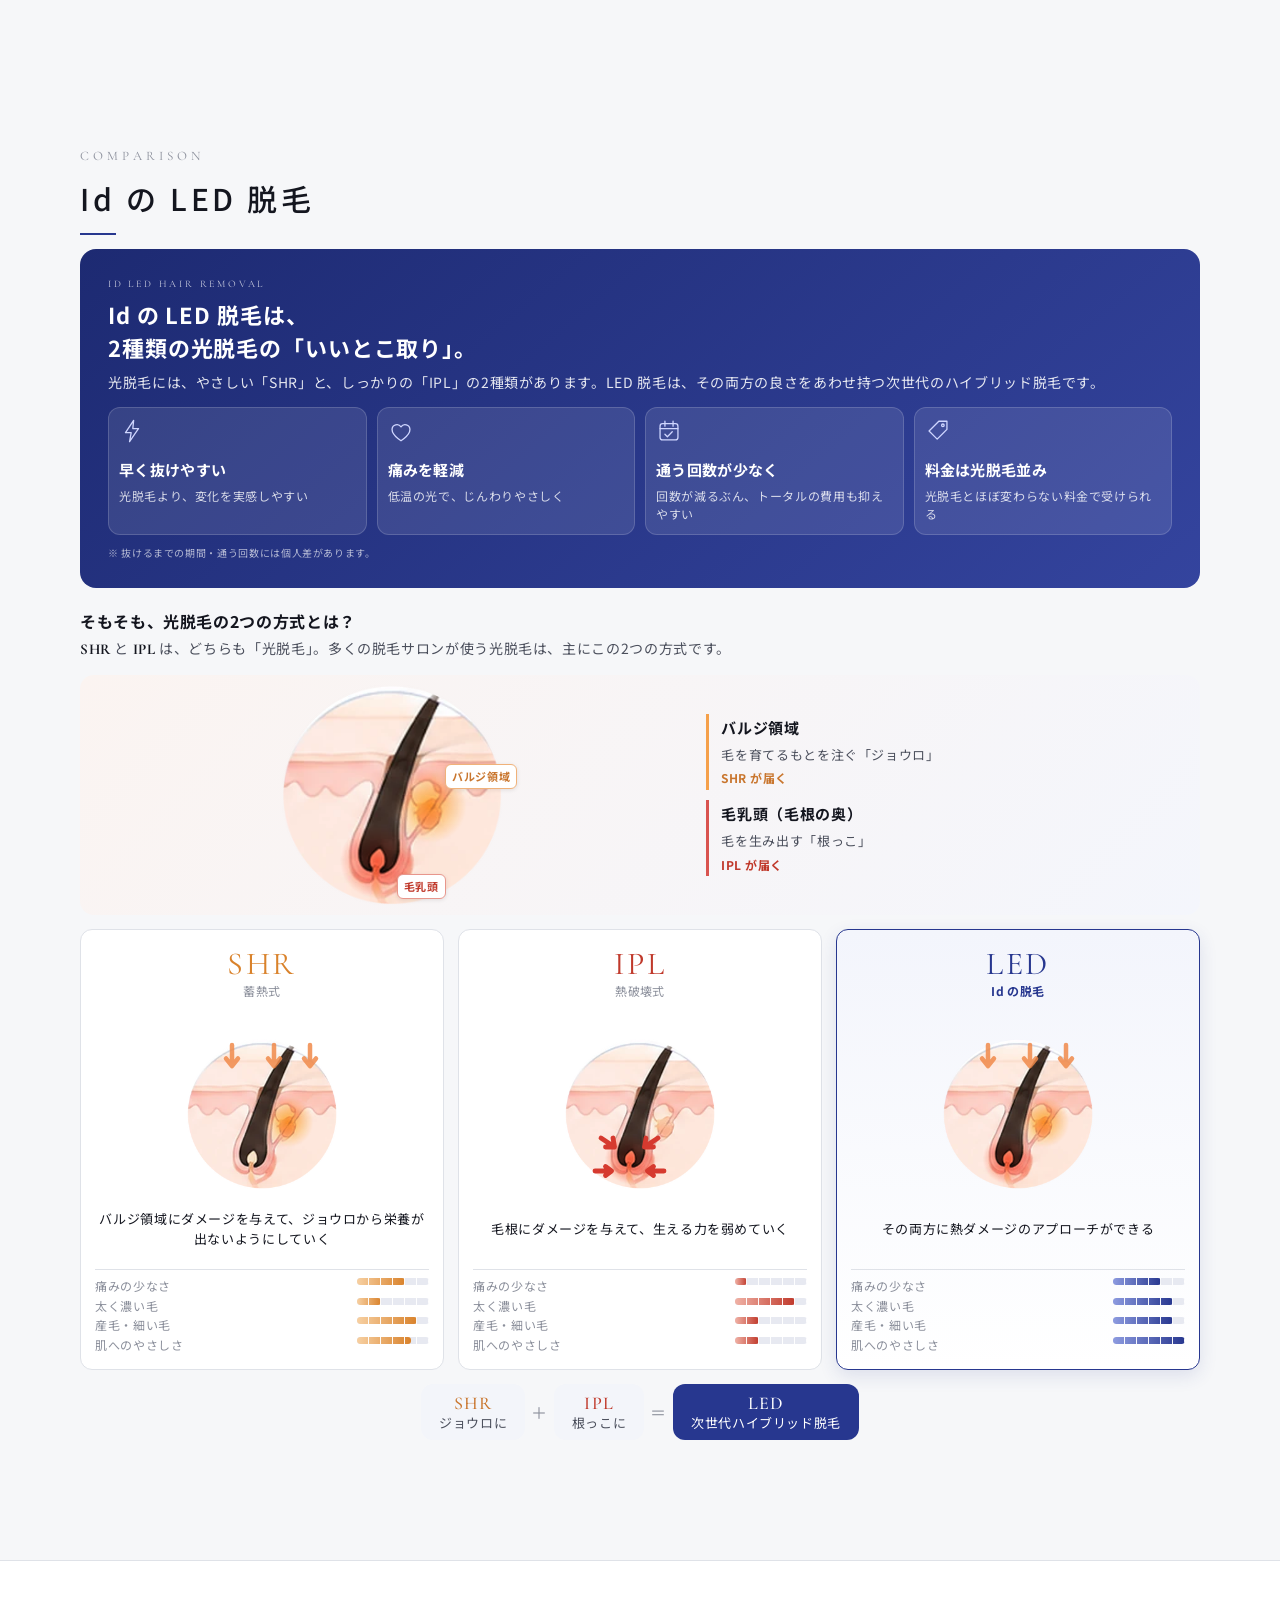
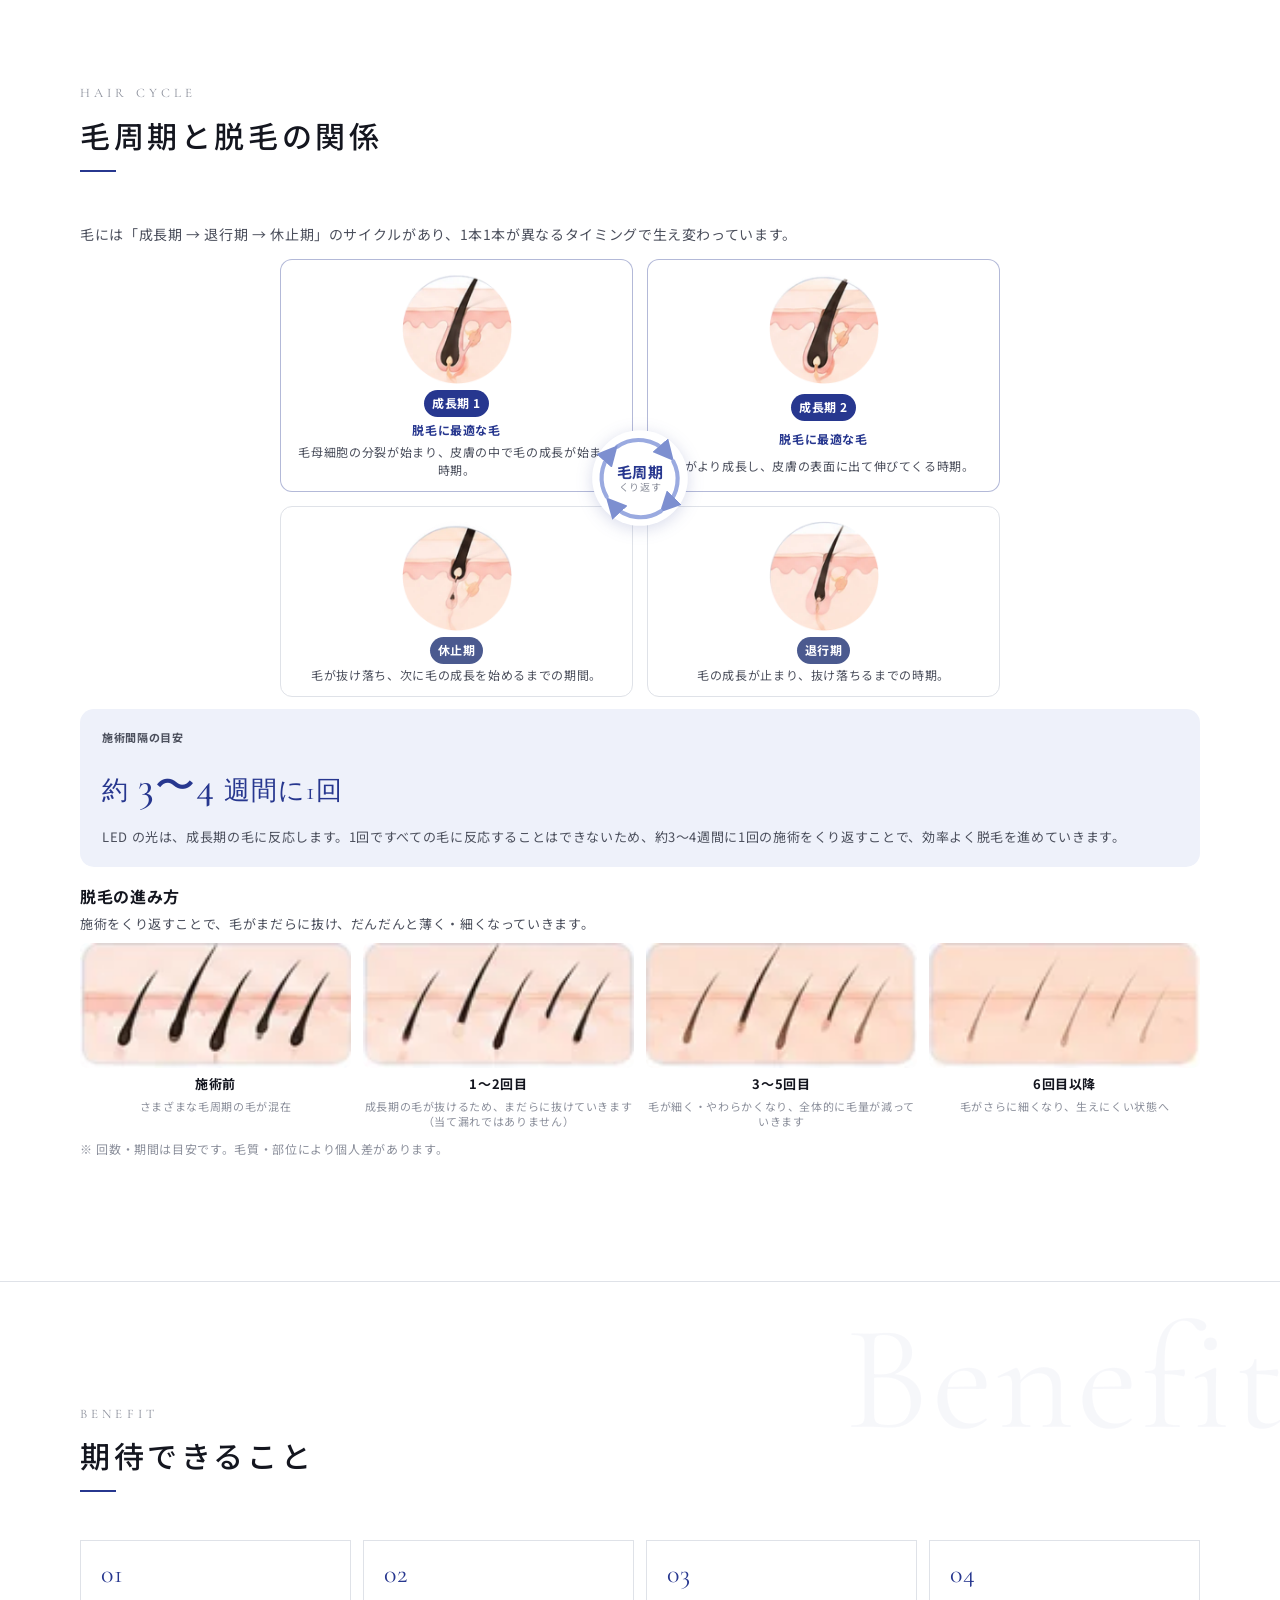
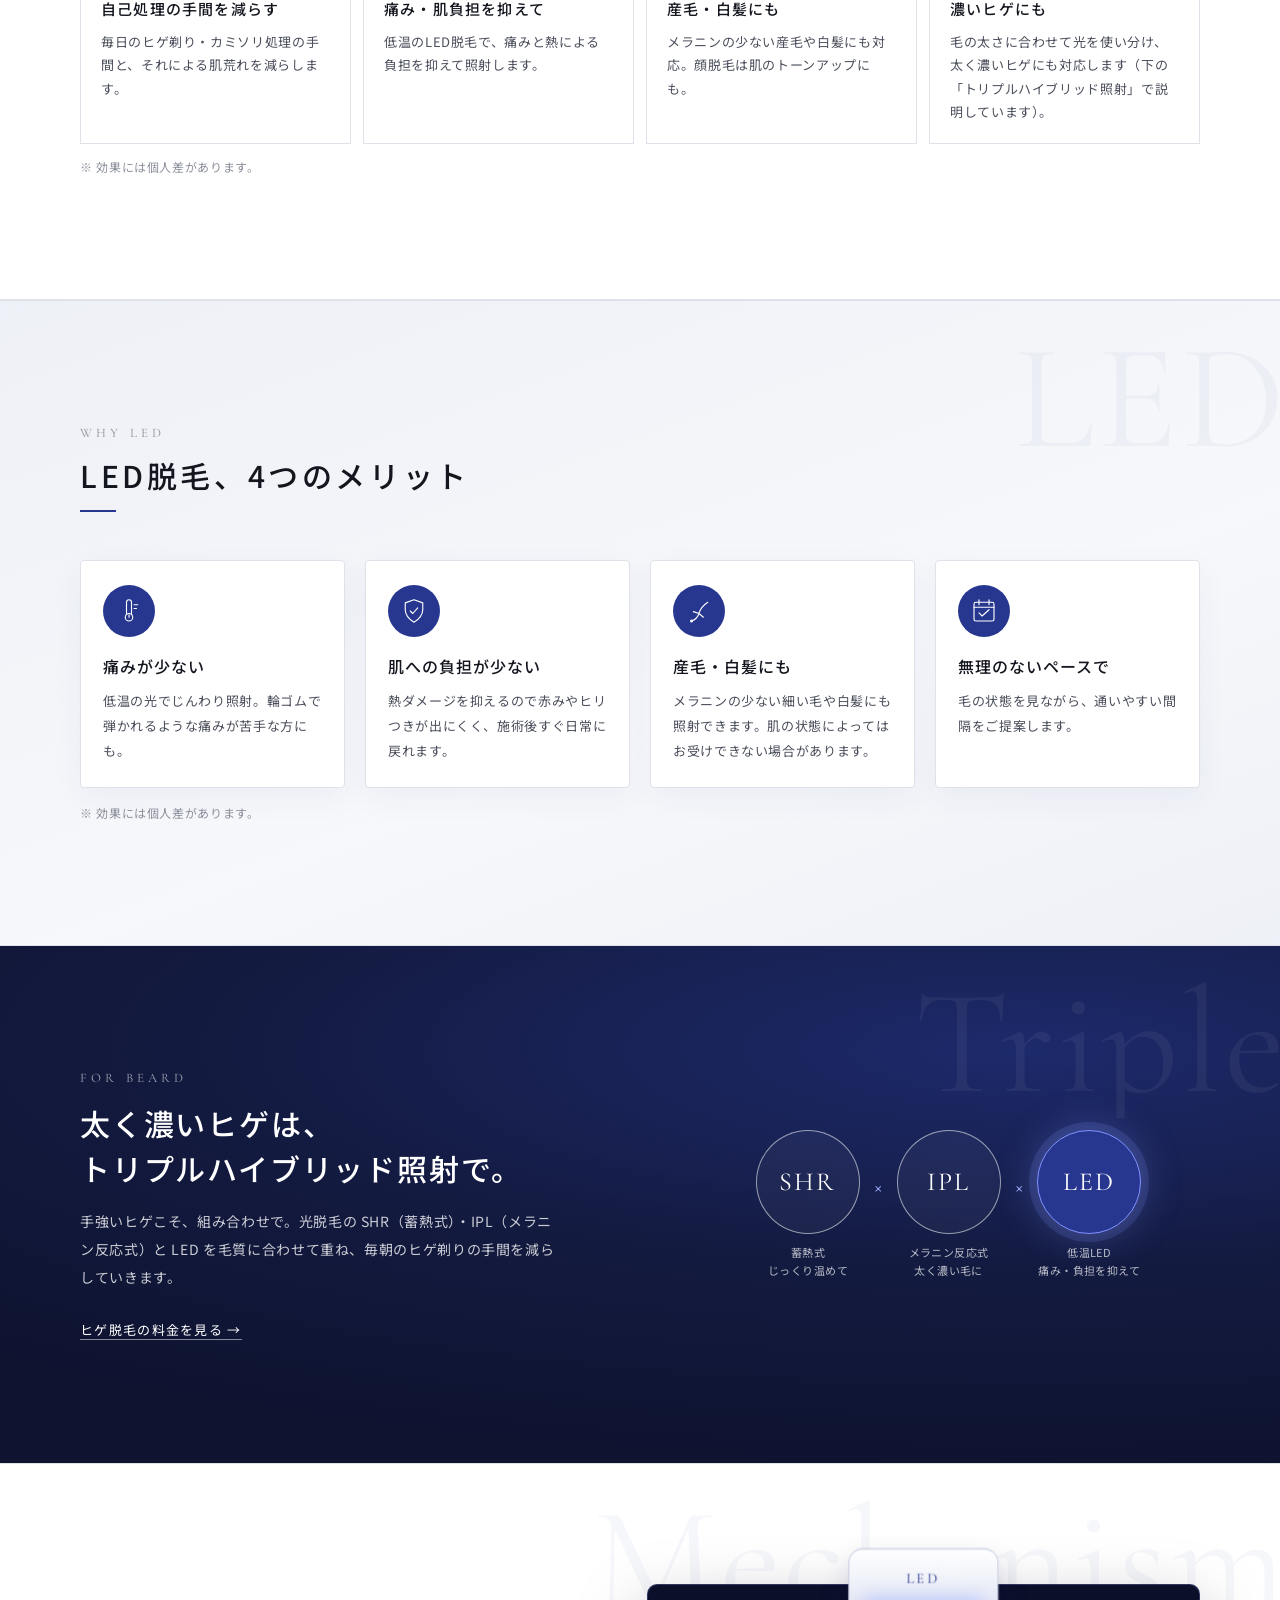
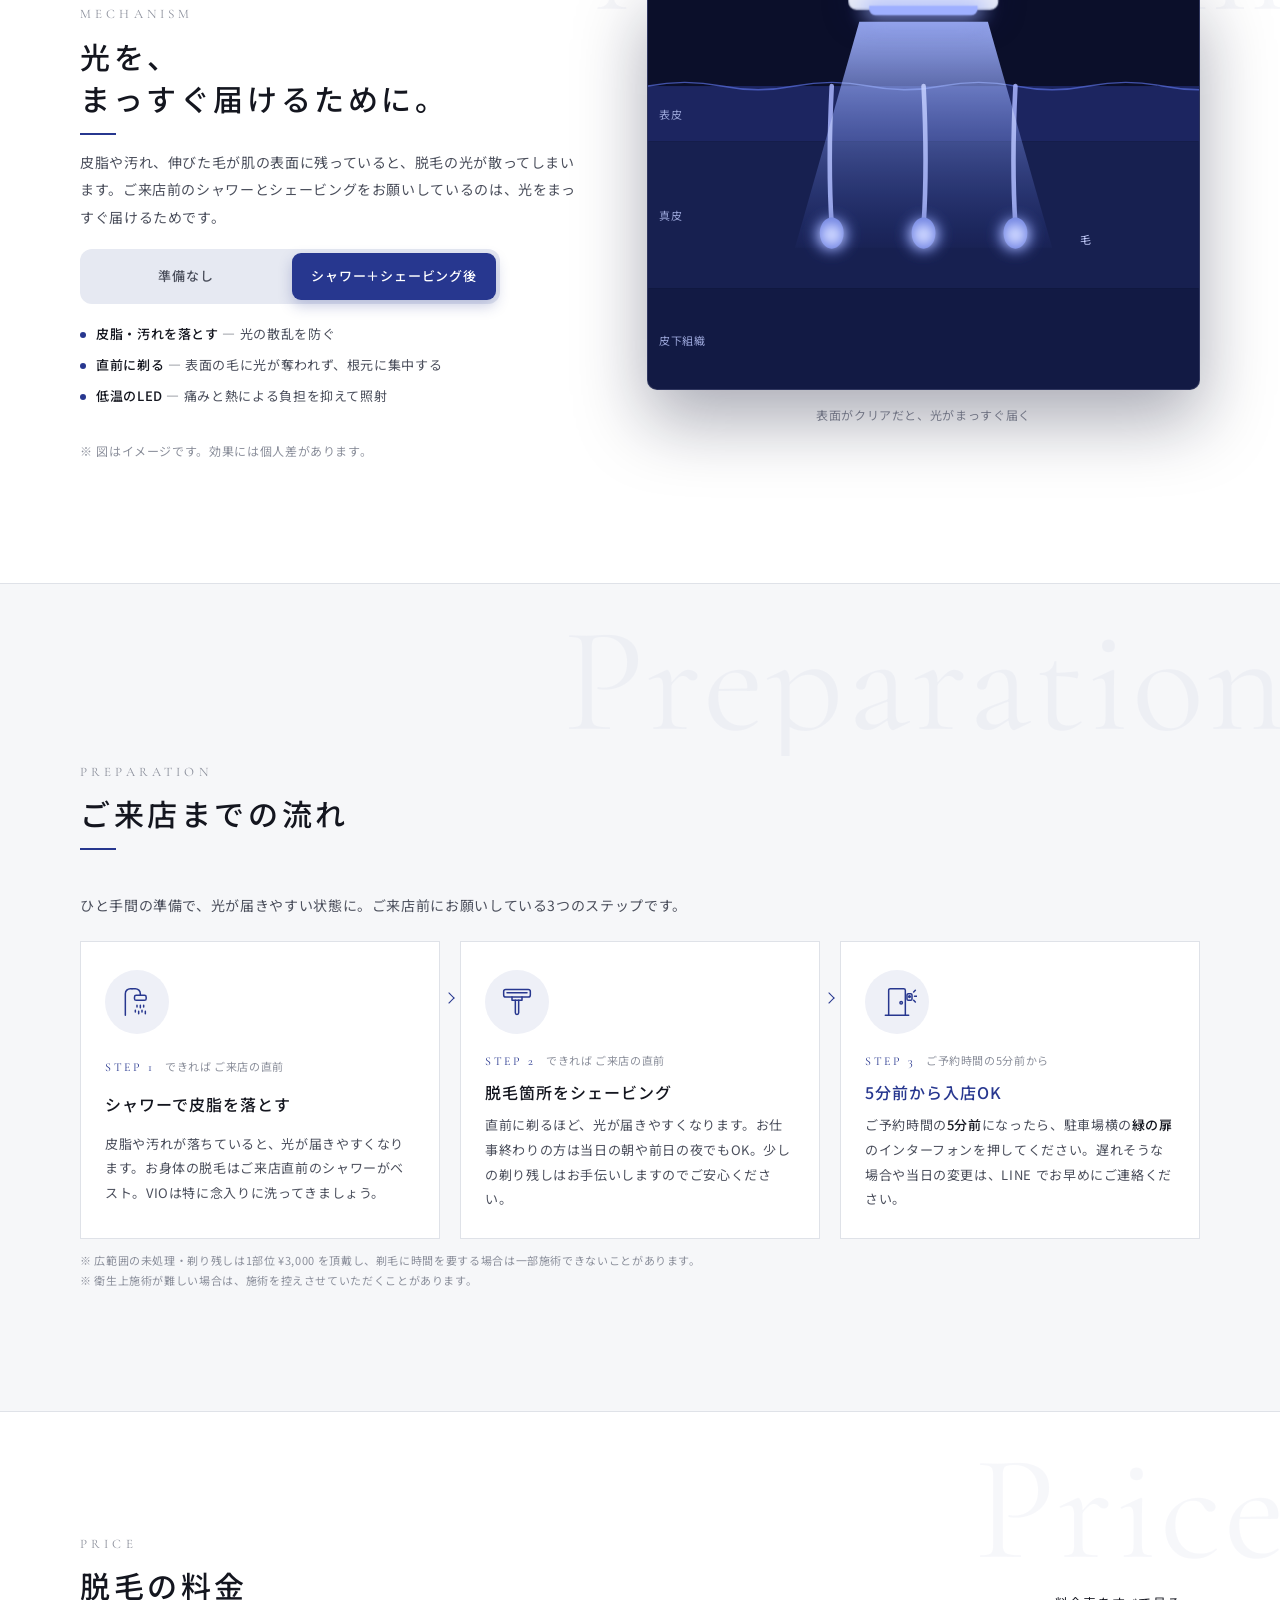
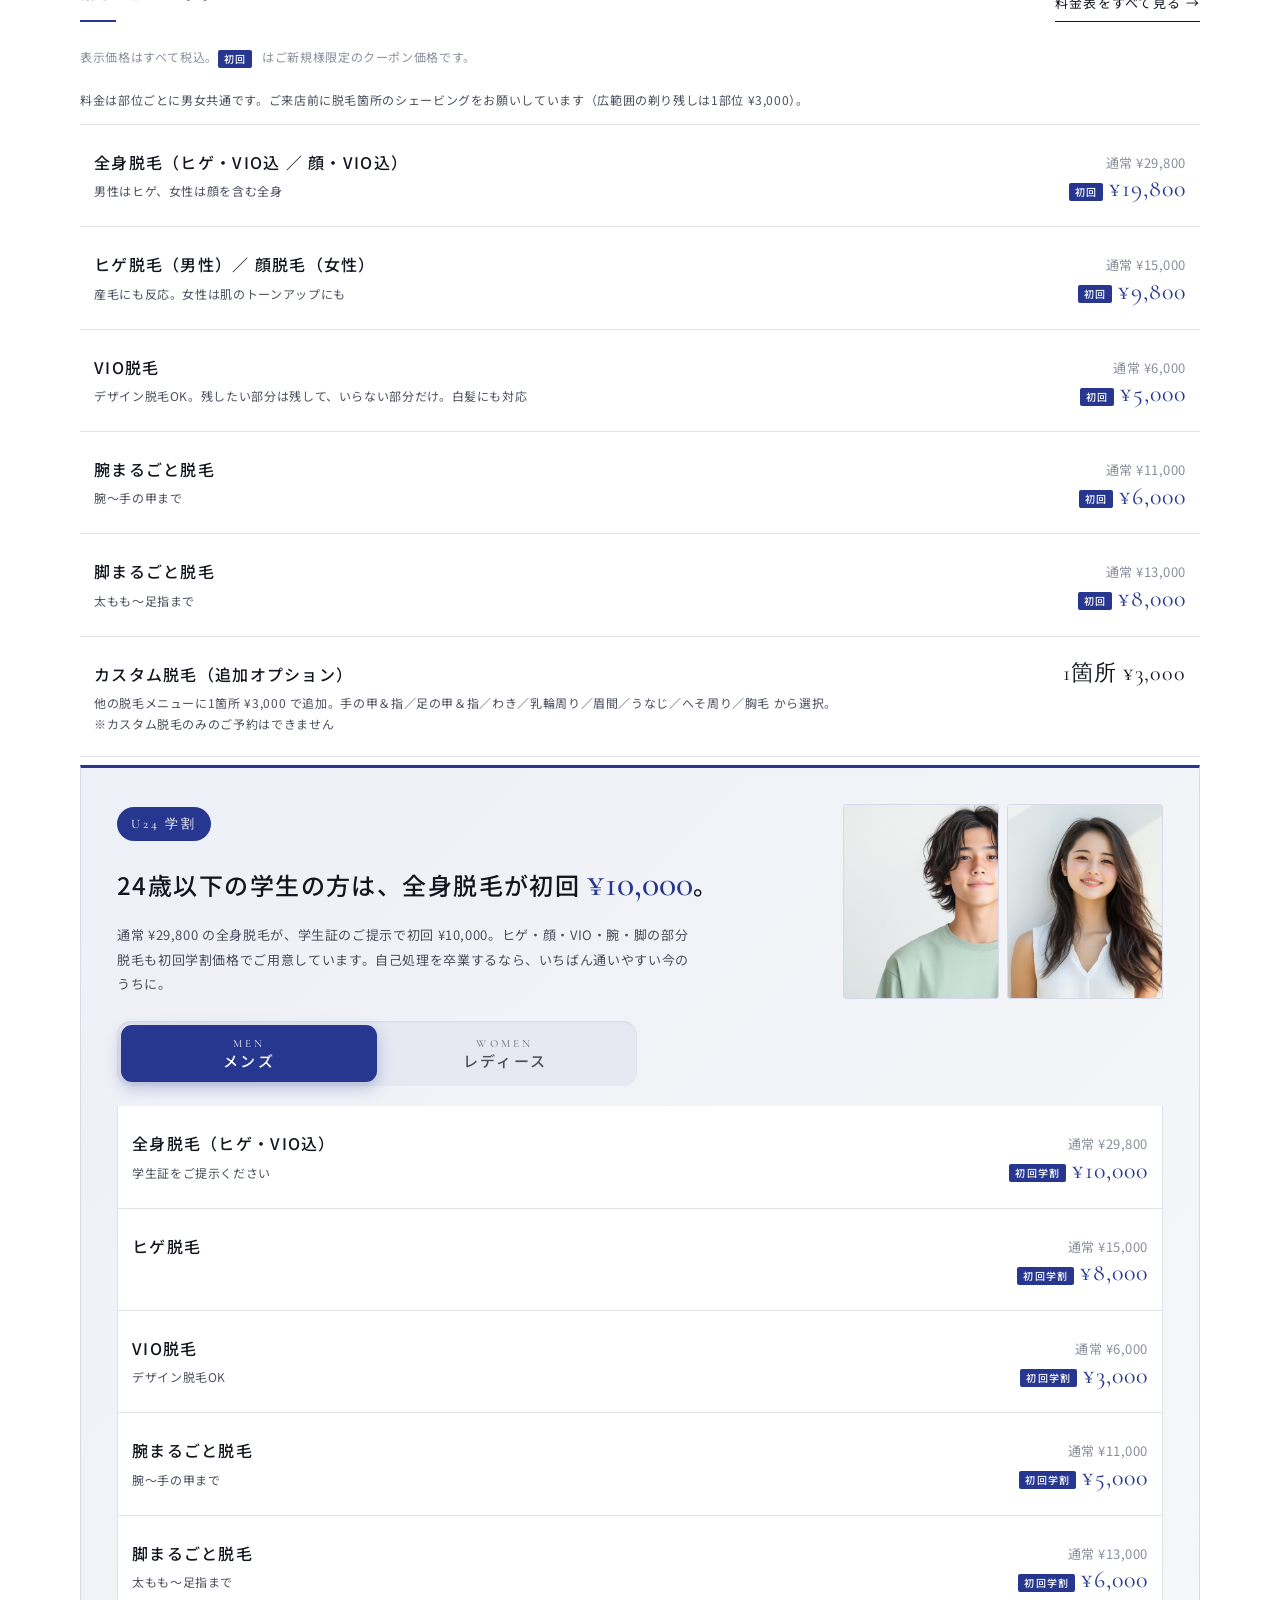
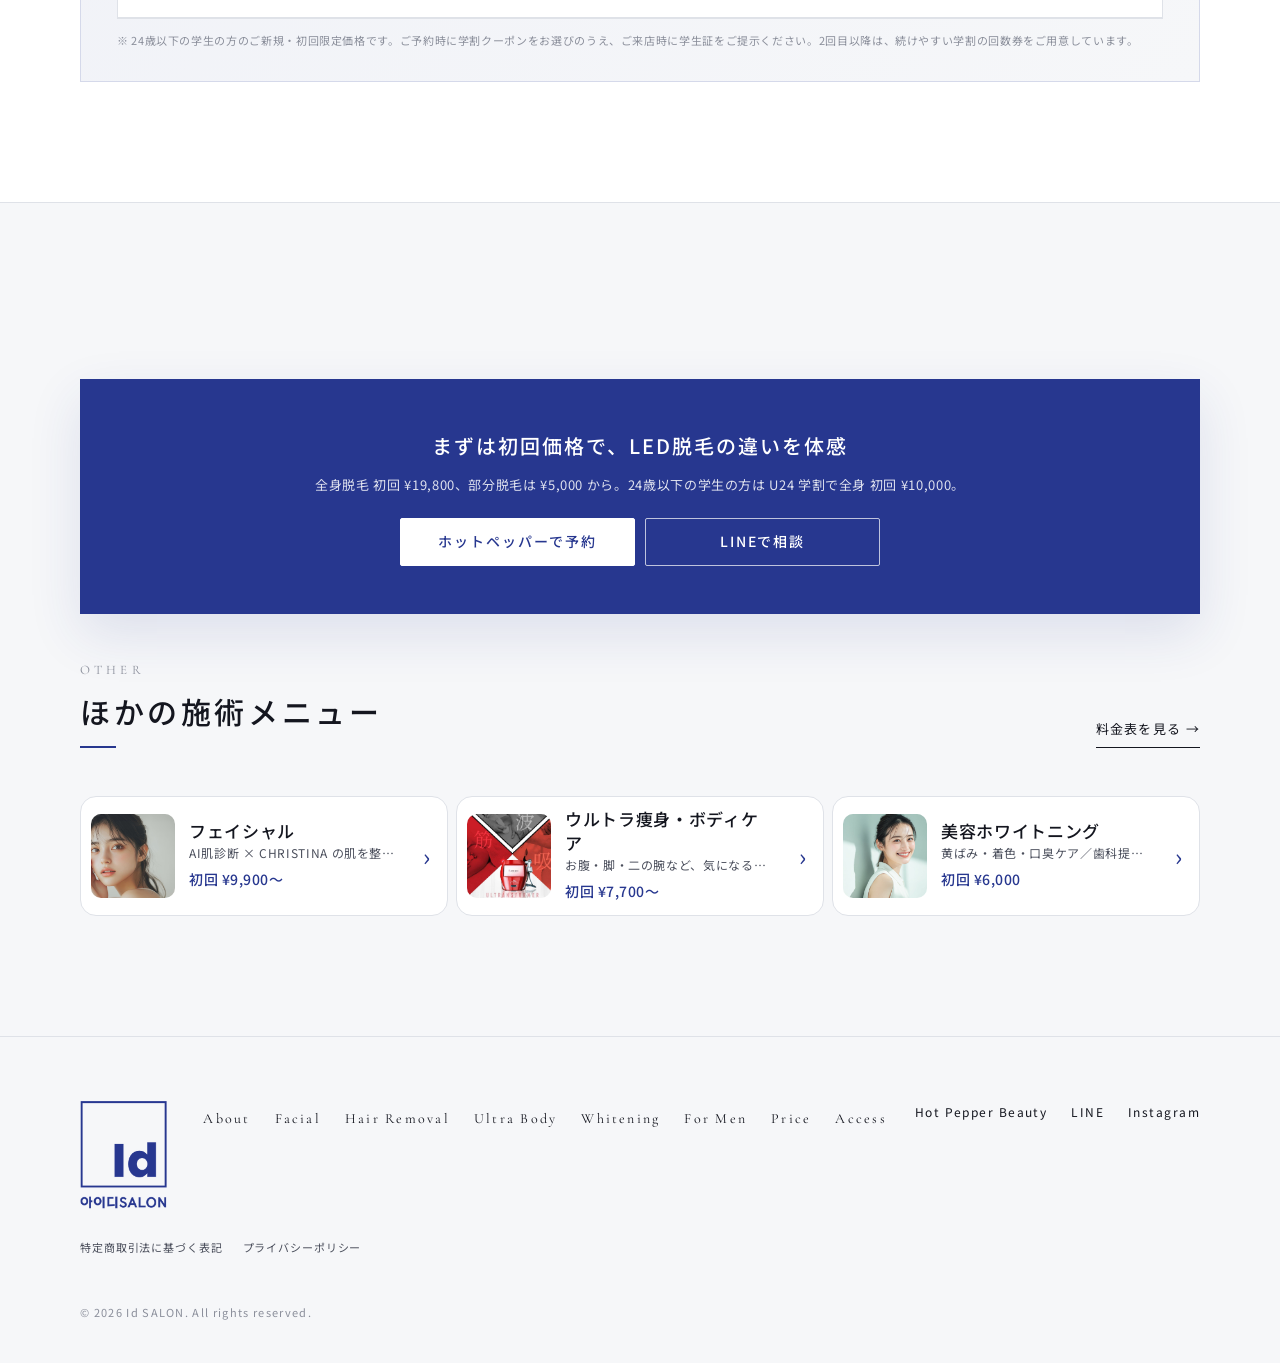
<file: hair-removal.html>
<!DOCTYPE html>
<html lang="ja">
<head>
  <meta name="robots" content="noindex, nofollow">
  <meta charset="UTF-8">
  <meta name="viewport" content="width=device-width, initial-scale=1.0">
  <title>脱毛（LED脱毛×光脱毛） | Id（アイディー）広島市安芸区矢野</title>
  <meta name="description" content="痛みを抑えたLED脱毛を導入。痛みと肌負担を抑えながら産毛・白髪にも対応。太く濃いヒゲにも、光を使い分けて対応。全身脱毛 初回¥19,800、U24学割あり。">
  <meta property="og:title" content="脱毛（LED脱毛×光脱毛） | Id（アイディー）広島市安芸区矢野">
  <meta property="og:description" content="痛みを抑えたLED脱毛を導入。痛みと肌負担を抑えながら産毛・白髪にも対応。太く濃いヒゲにも、光を使い分けて対応。全身脱毛 初回¥19,800、U24学割あり。">
  <meta property="og:type" content="website">
  <meta property="og:site_name" content="Id（アイディー）SALON">
  <meta property="og:locale" content="ja_JP">
  <!-- ★要変更: 公開時に SITE_URL（build.py）を本番ドメインに -->
  <meta property="og:url" content="https://example.com/hair-removal.html">
  <meta property="og:image" content="https://example.com/images/ogp.jpg">
  <meta name="twitter:card" content="summary_large_image">
  <link rel="canonical" href="https://example.com/hair-removal.html">
  <link rel="icon" type="image/png" href="images/favicon.png">
  <link rel="apple-touch-icon" href="images/favicon.png">
  <link rel="preconnect" href="https://fonts.googleapis.com">
  <link rel="preconnect" href="https://fonts.gstatic.com" crossorigin>
  <link href="https://fonts.googleapis.com/css2?family=Cormorant+Garamond:ital,wght@0,400;0,500;1,400&family=Noto+Sans+JP:wght@300;400;500;700&display=swap" rel="stylesheet">
  <link rel="stylesheet" href="css/style.css?v=80">
  <!-- 構造化データ（Google 向け店舗情報） -->
  <script type="application/ld+json">
  {
    "@context": "https://schema.org",
    "@type": "BeautySalon",
    "name": "Id（アイディー）",
    "alternateName": "Id SALON",
    "image": "https://example.com/images/ogp.jpg",
    "url": "https://example.com/",
    "address": {"@type": "PostalAddress", "postalCode": "736-0085", "addressRegion": "広島県", "addressLocality": "広島市安芸区", "streetAddress": "矢野西5-14-18 2F", "addressCountry": "JP"},
    "openingHoursSpecification": [{"@type": "OpeningHoursSpecification", "dayOfWeek": ["Monday","Tuesday","Wednesday","Thursday","Friday","Saturday","Sunday"], "opens": "11:00", "closes": "21:00"}],
    "priceRange": "¥5,000〜¥30,000",
    "paymentAccepted": "Cash, Credit Card, QR Code Payment",
    "currenciesAccepted": "JPY",
    "sameAs": ["https://beauty.hotpepper.jp/kr/slnH000694676/", "https://www.instagram.com/id_hsm/"],
    "description": "痛みを抑えたLED脱毛を導入。痛みと肌負担を抑えながら産毛・白髪にも対応。太く濃いヒゲにも、光を使い分けて対応。全身脱毛 初回¥19,800、U24学割あり。"
  }
  </script>
  <!-- Google タグ（GA4・GTM-WWMXJNMN）。本番ドメインでのみ読み込む（確認用URL github.io・手元のファイルでは計測しない） -->
  <script>
    window.dataLayer = window.dataLayer || [];
    function gtag(){dataLayer.push(arguments);}
    gtag('js', new Date());
    (function(h){ if (!h || /github\.io$|^localhost$|^127\./.test(h)) return; var s = document.createElement('script'); s.async = true; s.src = 'https://www.googletagmanager.com/gtm.js?id=GTM-WWMXJNMN'; document.head.appendChild(s); })(location.hostname);
  </script>
</head>
<body>

  <!-- ===== ヘッダー（全ページ共通。変更時はすべてのHTMLを同じに） ===== -->
  <header class="header" id="header">
    <div class="header__inner">
      <a href="index.html" class="header__logo" aria-label="Id（アイディー）トップへ">
        <img src="images/logo-mark.png" alt="Id" class="header__mark" width="40" height="40">
        <span class="header__name">Id<span class="header__name-jp">（アイディー）</span>SALON</span>
      </a>
      <nav class="nav" id="nav" aria-label="メインメニュー">
        <ul class="nav__list">
          <li><a href="about.html" class="nav__link">About</a></li>
          <li><a href="index.html#service" class="nav__link">Service</a></li>
          <li><a href="price.html" class="nav__link">Price</a></li>
          <li><a href="index.html#voice" class="nav__link">Voice</a></li>
          <li><a href="index.html#access" class="nav__link">Access</a></li>
          <li><a href="index.html#reserve" class="nav__link nav__link--cta">Reserve</a></li>
        </ul>
      </nav>
      <a href="index.html#reserve" class="btn btn--small btn--primary header__cta">ご予約</a>
      <button class="menu-toggle" id="menuToggle" aria-expanded="false" aria-controls="nav" aria-label="メニューを開く">
        <span></span><span></span>
      </button>
    </div>
  </header>

  <main id="top">

    <section class="page-hero">
      <div class="container">
        <ul class="breadcrumb"><li><a href="index.html">Home</a></li><li>脱毛</li></ul>
        <p class="page-hero__en">Hair Removal</p>
        <h1 class="page-hero__title">脱毛</h1>
        <p class="page-hero__lead">痛みを抑えたLED脱毛を導入。産毛・白髪にも、太く濃いヒゲにも。効果で選ばれる脱毛を。</p>
        <ul class="page-hero__meta"><li>痛みを抑えた脱毛</li><li>産毛・白髪OK</li><li>濃いヒゲにも</li><li>肌負担を抑える</li><li>貸切OK</li></ul>
      </div>
    </section>

    <section class="section svc-intro"><span class="section__wm" aria-hidden="true">Hair Removal</span>
      <div class="container">
        <div class="detail">
          <div class="detail__media">
            <img src="images/svc-hair.jpg" alt="LED脱毛マシンと施術ベッド" class="detail__img" width="1400" height="1050">
          </div>
          <div class="detail__body">
            <p class="detail__catch">痛みが苦手でも、<br class="pc-only">続けられる脱毛を。</p>
            <p>Id の脱毛は、LED脱毛が主役。低温の光で照射するため、痛みと肌への負担を抑えながら、産毛や白髪にも対応します。光脱毛（SHR・IPL）も導入し、毛質・部位に合わせて使い分け。太く濃い男性のヒゲには、SHR・IPL・LED を組み合わせるトリプルハイブリッド照射で応えます。</p>
            <dl class="points">
              <div><dt>部位</dt><dd><ul><li><strong>全身脱毛</strong> ― 男性はヒゲ・VIO込、女性は顔・VIO込</li><li><strong>ヒゲ（男性）／ 顔（女性）</strong> ― 産毛にも反応。女性は肌のトーンアップにも</li><li><strong>VIO</strong> ― デザイン脱毛OK。残したい部分は残して、いらない部分だけ脱毛できます</li><li><strong>腕まるごと</strong>（腕〜手の甲）・<strong>脚まるごと</strong>（太もも〜足指）</li><li><strong>カスタム脱毛（追加オプション）</strong> ― 他の脱毛メニューに1箇所 ¥3,000 で追加。手の甲＆指・足の甲＆指・わき・乳輪周り・眉間・うなじ・へそ周り・胸毛から。たとえば「VIOとわきだけ」なら、VIO脱毛＋カスタム（わき）で。</li></ul></dd></div>
              <div><dt>こんな方に</dt><dd>毎朝のヒゲ剃りやカミソリ負けを減らしたい男性／痛みや肌荒れが心配で脱毛をためらっていた方／産毛・白髪で他のサロンに断られた方／自己処理の手間をなくしたい方／学生の方（U24学割）</dd></div>
              <div><dt>Id の強み</dt><dd>脱毛・痩身は同性のスタッフが担当。完全予約制・貸切OKで、VIOも周りを気にせず受けられます。当日予約・夜20時以降の受付にも対応。</dd></div>
            </dl>
            
          </div>
        </div>
      </div>
    </section>


    <!-- 脱毛方式の違い（図解）：SHR／IPL／LED（イラストはオーナー支給） -->
    <section class="section hrc" id="compare">
      <div class="container">
        <div class="section__head"><p class="section__en">Comparison</p><h2 class="section__title">Id の LED 脱毛</h2></div>
        <div class="ledx">
          <p class="ledx__en">Id LED Hair Removal</p>
          <p class="ledx__title">Id の LED 脱毛は、<br>2種類の光脱毛の「いいとこ取り」。</p>
          <p class="ledx__lead">光脱毛には、やさしい「SHR」と、しっかりの「IPL」の2種類があります。LED 脱毛は、その両方の良さをあわせ持つ次世代のハイブリッド脱毛です。</p>
          <ul class="ledx__list"><li class="ledx__m"><span class="ledx__ic"><svg viewBox="0 0 32 32" width="26" height="26" fill="none" stroke="currentColor" stroke-width="1.6" stroke-linecap="round" stroke-linejoin="round" aria-hidden="true"><path d="M18 3 L8 18 h7 l-2 11 L24 13 h-7 z"/></svg></span><b>早く抜けやすい</b><span>光脱毛より、変化を実感しやすい</span></li><li class="ledx__m"><span class="ledx__ic"><svg viewBox="0 0 32 32" width="26" height="26" fill="none" stroke="currentColor" stroke-width="1.6" stroke-linecap="round" stroke-linejoin="round" aria-hidden="true"><path d="M16 28c-6-4-11-8-11-14a6 6 0 0 1 11-3 6 6 0 0 1 11 3c0 6-5 10-11 14z"/></svg></span><b>痛みを軽減</b><span>低温の光で、じんわりやさしく</span></li><li class="ledx__m"><span class="ledx__ic"><svg viewBox="0 0 32 32" width="26" height="26" fill="none" stroke="currentColor" stroke-width="1.6" stroke-linecap="round" stroke-linejoin="round" aria-hidden="true"><rect x="5" y="7" width="22" height="20" rx="3"/><path d="M5 13h22M11 4v6M21 4v6"/><path d="M11 20l3 3 6-6"/></svg></span><b>通う回数が少なく</b><span>回数が減るぶん、トータルの費用も抑えやすい</span></li><li class="ledx__m"><span class="ledx__ic"><svg viewBox="0 0 32 32" width="26" height="26" fill="none" stroke="currentColor" stroke-width="1.6" stroke-linecap="round" stroke-linejoin="round" aria-hidden="true"><path d="M17 4H27v10L15 26 5 16z"/><circle cx="22" cy="9" r="1.6"/></svg></span><b>料金は光脱毛並み</b><span>光脱毛とほぼ変わらない料金で受けられる</span></li></ul>
          <p class="ledx__note">※ 抜けるまでの期間・通う回数には個人差があります。</p>
        </div>
        <p class="hrc__sub">そもそも、光脱毛の2つの方式とは？</p>
        <p class="hrc__intro"><b>SHR</b> と <b>IPL</b> は、どちらも「光脱毛」。多くの脱毛サロンが使う光脱毛は、主にこの2つの方式です。</p>
        <div class="hrc__anat">
          <div class="folv folv--anat"><img src="images/hair/cycle-g2.webp" alt="" width="240" height="240" loading="lazy"><span class="folv__heat folv__heat--bulge"></span><span class="folv__heat folv__heat--papilla"></span><span class="folv__lab folv__lab--bulge">バルジ領域</span><span class="folv__lab folv__lab--papilla">毛乳頭</span></div>
          <ul class="hrc__anat-list">
            <li class="hrc__anat-item hrc__anat-item--bulge"><b>バルジ領域</b><span>毛を育てるもとを注ぐ「ジョウロ」</span><em>SHR が届く</em></li>
            <li class="hrc__anat-item hrc__anat-item--papilla"><b>毛乳頭（毛根の奥）</b><span>毛を生み出す「根っこ」</span><em>IPL が届く</em></li>
          </ul>
        </div>
        <div class="hrc__grid">
          <div class="hrc__card hrc__card--shr">
            <p class="hrc__name">SHR<small>蓄熱式</small></p>
            <div class="folv "><img src="images/hair/cycle-g2.webp" alt="" width="240" height="240" loading="lazy"><span class="folv__heat folv__heat--bulge"></span><svg class="folv__arr" viewBox="0 0 100 100" aria-hidden="true"><g stroke="#f08a4b" stroke-width="3" stroke-linecap="round" fill="none" opacity=".85"><path d="M30 4v14M30 18l-4-5M30 18l4-5"/><path d="M58 4v14M58 18l-4-5M58 18l4-5"/><path d="M82 4v14M82 18l-4-5M82 18l4-5"/></g></svg></div>
            <p class="hrc__txt">バルジ領域にダメージを与えて、ジョウロから栄養が出ないようにしていく</p>
            <ul class="hrc__rate"><li><span>痛みの少なさ</span><span class="hrc__gauge hrc__gauge--6" style="--v:4" role="img" aria-label="6段階中4"><i></i></span></li><li><span>太く濃い毛</span><span class="hrc__gauge hrc__gauge--6" style="--v:2" role="img" aria-label="6段階中2"><i></i></span></li><li><span>産毛・細い毛</span><span class="hrc__gauge hrc__gauge--6" style="--v:5" role="img" aria-label="6段階中5"><i></i></span></li><li><span>肌へのやさしさ</span><span class="hrc__gauge hrc__gauge--6" style="--v:4.5" role="img" aria-label="6段階中4.5"><i></i></span></li></ul>
          </div>
          <div class="hrc__card hrc__card--ipl">
            <p class="hrc__name">IPL<small>熱破壊式</small></p>
            <div class="folv "><img src="images/hair/cycle-g2.webp" alt="" width="240" height="240" loading="lazy"><span class="folv__heat folv__heat--papilla"></span><svg class="folv__arr" viewBox="0 0 100 100" aria-hidden="true"><g stroke="#d63a2f" stroke-width="3.2" stroke-linecap="round" fill="none"><path d="M24 66l9 6M33 72l-6 0M33 72l-1-6"/><path d="M62 66l-9 6M53 72l6 0M53 72l1-6"/><path d="M20 88h11M31 88l-4-3M31 88l-4 3"/><path d="M66 88h-11M55 88l4-3M55 88l4 3"/></g></svg></div>
            <p class="hrc__txt">毛根にダメージを与えて、生える力を弱めていく</p>
            <ul class="hrc__rate"><li><span>痛みの少なさ</span><span class="hrc__gauge hrc__gauge--6" style="--v:1" role="img" aria-label="6段階中1"><i></i></span></li><li><span>太く濃い毛</span><span class="hrc__gauge hrc__gauge--6" style="--v:5" role="img" aria-label="6段階中5"><i></i></span></li><li><span>産毛・細い毛</span><span class="hrc__gauge hrc__gauge--6" style="--v:2" role="img" aria-label="6段階中2"><i></i></span></li><li><span>肌へのやさしさ</span><span class="hrc__gauge hrc__gauge--6" style="--v:2" role="img" aria-label="6段階中2"><i></i></span></li></ul>
          </div>
          <div class="hrc__card hrc__card--led">
            <p class="hrc__name">LED<small>Id の脱毛</small></p>
            <div class="folv "><img src="images/hair/cycle-g2.webp" alt="" width="240" height="240" loading="lazy"><span class="folv__heat folv__heat--bulge"></span><span class="folv__heat folv__heat--papilla"></span><svg class="folv__arr" viewBox="0 0 100 100" aria-hidden="true"><g stroke="#f08a4b" stroke-width="3" stroke-linecap="round" fill="none" opacity=".85"><path d="M30 4v14M30 18l-4-5M30 18l4-5"/><path d="M58 4v14M58 18l-4-5M58 18l4-5"/><path d="M82 4v14M82 18l-4-5M82 18l4-5"/></g></svg></div>
            <p class="hrc__txt">その両方に熱ダメージのアプローチができる</p>
            <ul class="hrc__rate"><li><span>痛みの少なさ</span><span class="hrc__gauge hrc__gauge--6" style="--v:4" role="img" aria-label="6段階中4"><i></i></span></li><li><span>太く濃い毛</span><span class="hrc__gauge hrc__gauge--6" style="--v:5" role="img" aria-label="6段階中5"><i></i></span></li><li><span>産毛・細い毛</span><span class="hrc__gauge hrc__gauge--6" style="--v:5" role="img" aria-label="6段階中5"><i></i></span></li><li><span>肌へのやさしさ</span><span class="hrc__gauge hrc__gauge--6" style="--v:6" role="img" aria-label="6段階中6"><i></i></span></li></ul>
          </div>
        </div>
        <div class="hrc__eq" aria-label="SHRはジョウロ、IPLは根っこ。両方に届くのがLED">
          <span class="hrc__pill hrc__pill--shr"><b>SHR</b>ジョウロに</span><span class="hrc__op">＋</span><span class="hrc__pill hrc__pill--ipl"><b>IPL</b>根っこに</span><span class="hrc__op">＝</span><span class="hrc__pill hrc__pill--led"><b>LED</b>次世代ハイブリッド脱毛</span>
        </div>
      </div>
    </section>


    <!-- 毛周期と脱毛の関係（イラストはオーナー支給） -->
    <section class="section hcy" id="hair-cycle">
      <div class="container">
        <div class="section__head"><p class="section__en">Hair Cycle</p><h2 class="section__title">毛周期と脱毛の関係</h2></div>
        <p class="hcy__lead">毛には「成長期 → 退行期 → 休止期」のサイクルがあり、1本1本が異なるタイミングで生え変わっています。</p>
        <ol class="hcy__cycle"><li class="hcy__center" aria-hidden="true"><svg viewBox="0 0 100 100"><defs><marker id="hcy-arw" viewBox="0 0 10 10" refX="5" refY="5" markerWidth="5" markerHeight="5" orient="auto"><path d="M0 0L10 5L0 10z" fill="#7d8fd0"/></marker></defs><circle cx="50" cy="50" r="46" fill="#fff"/><g fill="none" stroke="#9aaae0" stroke-width="4" stroke-linecap="round" marker-end="url(#hcy-arw)"><path d="M28 20 A36 36 0 0 1 76 26"/><path d="M82 34 A36 36 0 0 1 76 76"/><path d="M70 82 A36 36 0 0 1 24 76"/><path d="M18 68 A36 36 0 0 1 22 26"/></g></svg><span>毛周期<small>くり返す</small></span></li><li class="hcy__i is-best"><img src="images/hair/cycle-g1.webp" alt="" width="240" height="240" loading="lazy"><span class="hcy__tag">成長期 1</span><b class="hcy__best">脱毛に最適な毛</b><span class="hcy__d">毛母細胞の分裂が始まり、皮膚の中で毛の成長が始まる時期。</span></li><li class="hcy__i is-best"><img src="images/hair/cycle-g2.webp" alt="" width="240" height="240" loading="lazy"><span class="hcy__tag">成長期 2</span><b class="hcy__best">脱毛に最適な毛</b><span class="hcy__d">毛がより成長し、皮膚の表面に出て伸びてくる時期。</span></li><li class="hcy__i"><img src="images/hair/cycle-cat.webp" alt="" width="240" height="240" loading="lazy"><span class="hcy__tag">退行期</span><span class="hcy__d">毛の成長が止まり、抜け落ちるまでの時期。</span></li><li class="hcy__i"><img src="images/hair/cycle-tel.webp" alt="" width="240" height="240" loading="lazy"><span class="hcy__tag">休止期</span><span class="hcy__d">毛が抜け落ち、次に毛の成長を始めるまでの期間。</span></li></ol>
        <div class="hcy__int">
          <p class="hcy__int-h">施術間隔の目安</p>
          <p class="hcy__int-n">約 <b>3〜4</b> 週間に1回</p>
          <p class="hcy__int-t">LED の光は、成長期の毛に反応します。1回ですべての毛に反応することはできないため、約3〜4週間に1回の施術をくり返すことで、効率よく脱毛を進めていきます。</p>
        </div>
        <p class="hcy__sub">脱毛の進み方</p>
        <p class="hcy__sub-t">施術をくり返すことで、毛がまだらに抜け、だんだんと薄く・細くなっていきます。</p>
        <ol class="hcy__prog"><li class="hcy__p"><img src="images/hair/prog-0.webp" alt="" width="130" height="60" loading="lazy"><b>施術前</b><span>さまざまな毛周期の毛が混在</span></li><li class="hcy__p"><img src="images/hair/prog-1.webp" alt="" width="130" height="60" loading="lazy"><b>1〜2回目</b><span>成長期の毛が抜けるため、まだらに抜けていきます（当て漏れではありません）</span></li><li class="hcy__p"><img src="images/hair/prog-2.webp" alt="" width="130" height="60" loading="lazy"><b>3〜5回目</b><span>毛が細く・やわらかくなり、全体的に毛量が減っていきます</span></li><li class="hcy__p"><img src="images/hair/prog-3.webp" alt="" width="130" height="60" loading="lazy"><b>6回目以降</b><span>毛がさらに細くなり、生えにくい状態へ</span></li></ol>
        <p class="section__note" style="margin-top:8px">※ 回数・期間は目安です。毛質・部位により個人差があります。</p>
      </div>
    </section>

    <section class="section section--surface"><span class="section__wm" aria-hidden="true">Benefit</span>
      <div class="container">
        <div class="sec-row"><div class="section__head"><p class="section__en">Benefit</p><h2 class="section__title">期待できること</h2></div></div>
        <ol class="steps steps--4">
            <li class="step"><span class="step__num">01</span><h3>自己処理の手間を減らす</h3><p>毎日のヒゲ剃り・カミソリ処理の手間と、それによる肌荒れを減らします。</p></li>
            <li class="step"><span class="step__num">02</span><h3>痛み・肌負担を抑えて</h3><p>低温のLED脱毛で、痛みと熱による負担を抑えて照射します。</p></li>
            <li class="step"><span class="step__num">03</span><h3>産毛・白髪にも</h3><p>メラニンの少ない産毛や白髪にも対応。顔脱毛は肌のトーンアップにも。</p></li>
            <li class="step"><span class="step__num">04</span><h3>濃いヒゲにも</h3><p>毛の太さに合わせて光を使い分け、太く濃いヒゲにも対応します（下の「トリプルハイブリッド照射」で説明しています）。</p></li>
        </ol>
        <p class="section__note" style="margin-top:12px">※ 効果には個人差があります。</p>
      </div>
    </section>

    <section class="section led" id="led">
      <span class="section__wm" aria-hidden="true">LED</span>
      <div class="container">
        <div class="sec-row"><div class="section__head"><p class="section__en">Why LED</p><h2 class="section__title">LED脱毛、4つのメリット</h2></div></div>
        <ul class="led__grid">
          <li class="led__card"><div class="led__icon"><svg viewBox="0 0 48 48" fill="none" stroke="currentColor" stroke-width="1.8" stroke-linecap="round" stroke-linejoin="round"><path d="M20 30V10a4 4 0 0 1 8 0v20"/><circle cx="24" cy="34" r="6"/><path d="M24 30v4M32 14h6M32 20h4"/></svg></div><h3>痛みが少ない</h3><p>低温の光でじんわり照射。輪ゴムで弾かれるような痛みが苦手な方にも。</p></li>
          <li class="led__card"><div class="led__icon"><svg viewBox="0 0 48 48" fill="none" stroke="currentColor" stroke-width="1.8" stroke-linecap="round" stroke-linejoin="round"><path d="M24 6l14 5v11c0 9-6 15-14 20C16 37 10 31 10 22V11z"/><path d="M18 24l4 4 8-9"/></svg></div><h3>肌への負担が少ない</h3><p>熱ダメージを抑えるので赤みやヒリつきが出にくく、施術後すぐ日常に戻れます。</p></li>
          <li class="led__card"><div class="led__icon"><svg viewBox="0 0 48 48" fill="none" stroke="currentColor" stroke-width="1.8" stroke-linecap="round" stroke-linejoin="round"><path d="M12 40c6-2 10-6 12-12M24 28c2-8 8-14 14-18M24 28l-9-3M24 28l7 6"/><circle cx="12" cy="40" r="1.5"/></svg></div><h3>産毛・白髪にも</h3><p>メラニンの少ない細い毛や白髪にも照射できます。肌の状態によってはお受けできない場合があります。</p></li>
          <li class="led__card"><div class="led__icon"><svg viewBox="0 0 48 48" fill="none" stroke="currentColor" stroke-width="1.8" stroke-linecap="round" stroke-linejoin="round"><rect x="8" y="10" width="32" height="30" rx="3"/><path d="M8 18h32M16 6v8M32 6v8"/><path d="M16 27l5 5 11-10"/></svg></div><h3>無理のないペースで</h3><p>毛の状態を見ながら、通いやすい間隔をご提案します。</p></li>
        </ul>
        <p class="section__note" style="margin-top:14px"> ※ 効果には個人差があります。</p>
      </div>
    </section>

    <section class="section section--dark triple">
      <span class="section__wm section__wm--light" aria-hidden="true">Triple</span>
      <div class="container">
        <div class="triple__grid">
          <div class="triple__text">
            <p class="section__en section__en--light">For Beard</p>
            <h2 class="triple__title">太く濃いヒゲは、<br>トリプルハイブリッド照射で。</h2>
            <p class="triple__lead">手強いヒゲこそ、組み合わせで。光脱毛の SHR（蓄熱式）・IPL（メラニン反応式）と LED を毛質に合わせて重ね、毎朝のヒゲ剃りの手間を減らしていきます。</p>
            <a href="#price-hair" class="link-arrow link-arrow--light">ヒゲ脱毛の料金を見る</a>
          </div>
          <ul class="triple__nodes">
            <li><span class="triple__node">SHR</span><span class="triple__label">蓄熱式<br>じっくり温めて</span></li>
            <li class="triple__x">×</li>
            <li><span class="triple__node">IPL</span><span class="triple__label">メラニン反応式<br>太く濃い毛に</span></li>
            <li class="triple__x">×</li>
            <li><span class="triple__node triple__node--led">LED</span><span class="triple__label">低温LED<br>痛み・負担を抑えて</span></li>
          </ul>
        </div>
      </div>
    </section>

    <section class="section section--surface ledmech">
      <span class="section__wm" aria-hidden="true">Mechanism</span>
      <div class="container">
        <div class="ledmech__grid">
          <div class="ledmech__text">
            <p class="section__en">Mechanism</p>
            <h2 class="section__title">光を、<br>まっすぐ届けるために。</h2>
            <p class="ledmech__lead">皮脂や汚れ、伸びた毛が肌の表面に残っていると、脱毛の光が散ってしまいます。ご来店前のシャワーとシェービングをお願いしているのは、光をまっすぐ届けるためです。</p>
            <div class="ledmech__toggle" role="tablist" aria-label="準備の有無で比較">
              <button type="button" class="ledmech__btn" data-ledmech="before" role="tab">準備なし</button>
              <button type="button" class="ledmech__btn is-active" data-ledmech="after" role="tab">シャワー＋シェービング後</button>
            </div>
            <ul class="ledmech__points">
              <li><strong>皮脂・汚れを落とす</strong> ― 光の散乱を防ぐ</li>
              <li><strong>直前に剃る</strong> ― 表面の毛に光が奪われず、根元に集中する</li>
              <li><strong>低温のLED</strong> ― 痛みと熱による負担を抑えて照射</li>
            </ul>
          </div>
          <div class="ledmech__stage" data-tilt data-ledmech-root data-state="after">
            <div class="ledmech__card">
              <div class="ledmech__hand">
                <span class="ledmech__hand-body">LED</span>
                <span class="ledmech__hand-lens"></span>
              </div>
              <svg class="ledmech__svg" viewBox="0 0 600 440" xmlns="http://www.w3.org/2000/svg" aria-hidden="true">
                <defs>
                  <linearGradient id="lmBeam" x1="0" y1="0" x2="0" y2="1"><stop offset="0" stop-color="#9fb0ff" stop-opacity=".95"/><stop offset="1" stop-color="#27378f" stop-opacity=".05"/></linearGradient>
                  <linearGradient id="lmBeamShort" x1="0" y1="0" x2="0" y2="1"><stop offset="0" stop-color="#9fb0ff" stop-opacity=".95"/><stop offset="1" stop-color="#9fb0ff" stop-opacity="0"/></linearGradient>
                  <radialGradient id="lmBulb" cx="50%" cy="50%" r="50%"><stop offset="0" stop-color="#ffffff"/><stop offset=".4" stop-color="#9fb0ff"/><stop offset="1" stop-color="#27378f" stop-opacity="0"/></radialGradient>
                  <filter id="lmBlur" x="-50%" y="-50%" width="200%" height="200%"><feGaussianBlur stdDeviation="6"/></filter>
                </defs>
                <!-- 皮膚の層 -->
                <rect x="0" y="0" width="600" height="110" fill="#0b0f2a"/><rect x="0" y="110" width="600" height="60" fill="#1c2560"/>
                <rect x="0" y="170" width="600" height="160" fill="#172050"/>
                <rect x="0" y="330" width="600" height="110" fill="#121a44"/>
                <path d="M0 110 Q 40 102, 80 110 T 160 110 T 240 110 T 320 110 T 400 110 T 480 110 T 560 110 T 640 110" fill="none" stroke="#5b6fe0" stroke-opacity=".7" stroke-width="1.5"/>
                <!-- 毛（毛幹・毛根） -->
                <g class="lm-hairs">
                  <g class="lm-hair">
                    <path class="lm-stubble" d="M200 110 L 196 72" stroke="#c9d1ff" stroke-width="4" stroke-linecap="round"/>
                    <path d="M200 110 C 198 150, 196 200, 200 262" stroke="#aab6ff" stroke-opacity=".85" stroke-width="5" stroke-linecap="round" fill="none"/>
                    <ellipse cx="200" cy="270" rx="13" ry="17" fill="#6f82e6"/>
                    <circle class="lm-glow" cx="200" cy="272" r="26" fill="url(#lmBulb)" filter="url(#lmBlur)"/>
                  </g>
                  <g class="lm-hair">
                    <path class="lm-stubble" d="M300 110 L 304 66" stroke="#c9d1ff" stroke-width="4" stroke-linecap="round"/>
                    <path d="M300 110 C 302 150, 304 200, 300 262" stroke="#aab6ff" stroke-opacity=".85" stroke-width="5" stroke-linecap="round" fill="none"/>
                    <ellipse cx="300" cy="270" rx="13" ry="17" fill="#6f82e6"/>
                    <circle class="lm-glow" cx="300" cy="272" r="26" fill="url(#lmBulb)" filter="url(#lmBlur)"/>
                  </g>
                  <g class="lm-hair">
                    <path class="lm-stubble" d="M400 110 L 398 76" stroke="#c9d1ff" stroke-width="4" stroke-linecap="round"/>
                    <path d="M400 110 C 398 150, 396 200, 400 262" stroke="#aab6ff" stroke-opacity=".85" stroke-width="5" stroke-linecap="round" fill="none"/>
                    <ellipse cx="400" cy="270" rx="13" ry="17" fill="#6f82e6"/>
                    <circle class="lm-glow" cx="400" cy="272" r="26" fill="url(#lmBulb)" filter="url(#lmBlur)"/>
                  </g>
                </g>
                <!-- 皮脂・汚れ -->
                <path class="lm-sebum" d="M0 104 Q 60 92, 120 106 T 240 104 T 360 108 T 480 102 T 600 106 L 600 116 L 0 116 Z" fill="#e0b85a" opacity=".6"/>
                <!-- 光 -->
                <polygon class="lm-beam lm-beam--full" points="230,40 370,40 440,286 160,286" fill="url(#lmBeam)"/>
                <polygon class="lm-beam lm-beam--short" points="230,40 370,40 392,112 208,112" fill="url(#lmBeamShort)"/>
                <g class="lm-scatter" stroke="#9fb0ff" stroke-width="3" stroke-linecap="round">
                  <path d="M196 100 l -40 -26"/><path d="M230 96 l -22 -34"/><path d="M300 96 l 6 -40"/><path d="M372 98 l 34 -30"/><path d="M402 102 l 44 -16"/><path d="M160 108 l -46 -8"/>
                </g>
                <!-- ラベル -->
                <g class="lm-labels" font-family="'Noto Sans JP', sans-serif" font-size="12" fill="#9aa5d8">
                  <text x="12" y="146">表皮</text><text x="12" y="256">真皮</text><text x="12" y="392">皮下組織</text>
                  <text x="470" y="282" fill="#c9d1ff">毛</text>
                  <text class="lm-label-sebum" x="470" y="92" fill="#e0b85a">皮脂・汚れ・伸びた毛</text>
                </g>
              </svg>
            </div>
            <p class="ledmech__caption"><span class="ledmech__cap ledmech__cap--before">皮脂や伸びた毛で、光が散ってしまう</span><span class="ledmech__cap ledmech__cap--after">表面がクリアだと、光がまっすぐ届く</span></p>
          </div>
        </div>
        <p class="section__note" style="margin-top:14px">※ 図はイメージです。効果には個人差があります。</p>
      </div>
    </section>

    <section class="section "><span class="section__wm" aria-hidden="true">Preparation</span>
      <div class="container">

        <div class="prep" id="prep">
          <div class="sec-row"><div class="section__head"><p class="section__en">Preparation</p><h2 class="section__title">ご来店までの流れ</h2></div></div>
          <p class="prep__lead">ひと手間の準備で、光が届きやすい状態に。ご来店前にお願いしている3つのステップです。</p>
          <ol class="prep__list">
            <li class="prep__step">
              <div class="prep__icon" aria-hidden="true"><svg viewBox="0 0 48 48" fill="none" stroke="currentColor" stroke-width="1.8" stroke-linecap="round" stroke-linejoin="round"><path d="M10 40V14a6 6 0 0 1 6-6h2"/><path d="M18 8h4a6 6 0 0 1 6 6v2"/><rect x="21" y="16" width="14" height="6" rx="2"/><path d="M24 28v2M28 28v3M32 28v2M22 34v2M26 35v3M30 34v2M34 35v3"/></svg></div>
              <div class="prep__meta"><span class="prep__num">STEP 1</span><span class="prep__when">できれば ご来店の直前</span></div>
              <h3 class="prep__h">シャワーで皮脂を落とす</h3>
              <p class="prep__t">皮脂や汚れが落ちていると、光が届きやすくなります。お身体の脱毛はご来店直前のシャワーがベスト。VIOは特に念入りに洗ってきましょう。</p>
            </li>
            <li class="prep__step">
              <div class="prep__icon" aria-hidden="true"><svg viewBox="0 0 48 48" fill="none" stroke="currentColor" stroke-width="1.8" stroke-linecap="round" stroke-linejoin="round"><rect x="8" y="9" width="32" height="9" rx="2.5"/><path d="M12 13h24M18 18v4h12v-4"/><path d="M22 22v15a2 2 0 0 0 2 2h0a2 2 0 0 0 2-2V22"/></svg></div>
              <div class="prep__meta"><span class="prep__num">STEP 2</span><span class="prep__when">できれば ご来店の直前</span></div>
              <h3 class="prep__h">脱毛箇所をシェービング</h3>
              <p class="prep__t">直前に剃るほど、光が届きやすくなります。お仕事終わりの方は当日の朝や前日の夜でもOK。少しの剃り残しはお手伝いしますのでご安心ください。</p>
            </li>
            <li class="prep__step">
              <div class="prep__icon" aria-hidden="true"><svg viewBox="0 0 48 48" fill="none" stroke="currentColor" stroke-width="1.8" stroke-linecap="round" stroke-linejoin="round"><path d="M14 40V10a2 2 0 0 1 2-2h16a2 2 0 0 1 2 2v30"/><path d="M10 40h28"/><circle cx="29" cy="25" r="1.5"/><rect x="36" y="14" width="6" height="8" rx="1.5"/><circle cx="39" cy="17.5" r="1"/><path d="M44 12l2-2M45 17h3M44 22l2 2"/></svg></div>
              <div class="prep__meta"><span class="prep__num">STEP 3</span><span class="prep__when">ご予約時間の5分前から</span></div>
              <h3 class="prep__h"><strong>5分前から入店OK</strong></h3>
              <p class="prep__t">ご予約時間の<strong>5分前</strong>になったら、駐車場横の<strong>緑の扉</strong>のインターフォンを押してください。遅れそうな場合や当日の変更は、LINE でお早めにご連絡ください。</p>
            </li>
          </ol>
          <p class="prep__note">※ 広範囲の未処理・剃り残しは1部位 ¥3,000 を頂戴し、剃毛に時間を要する場合は一部施術できないことがあります。<br>※ 衛生上施術が難しい場合は、施術を控えさせていただくことがあります。</p>
        </div>

      </div>
    </section>

    <section class="section section--surface section--price" id="price-hair"><span class="section__wm" aria-hidden="true">Price</span>
      <div class="container">

        <div class="detail-price">
          <div class="sec-row">
            <div class="section__head"><p class="section__en">Price</p><h2 class="section__title">脱毛の料金</h2></div>
            <a href="price.html" class="link-arrow">料金表をすべて見る</a>
          </div>
          <p class="section__note" style="margin:-24px 0 20px">表示価格はすべて税込。<span class="badge">初回</span> はご新規様限定のクーポン価格です。</p>
          <p class="menu__group-note">料金は部位ごとに男女共通です。ご来店前に脱毛箇所のシェービングをお願いしています（広範囲の剃り残しは1部位 ¥3,000）。</p>
          <dl class="menu__list">
            <div class="menu__item">
              <dt><span class="menu__name">全身脱毛（ヒゲ・VIO込 ／ 顔・VIO込）</span><span class="menu__desc">男性はヒゲ、女性は顔を含む全身</span></dt>
              <dd><span class="menu__price"><span class="price-reg">通常 ¥29,800</span></span><span class="menu__coupon"><span class="badge">初回</span>¥19,800</span></dd>
            </div>
            <div class="menu__item">
              <dt><span class="menu__name">ヒゲ脱毛（男性）／ 顔脱毛（女性）</span><span class="menu__desc">産毛にも反応。女性は肌のトーンアップにも</span></dt>
              <dd><span class="menu__price"><span class="price-reg">通常 ¥15,000</span></span><span class="menu__coupon"><span class="badge">初回</span>¥9,800</span></dd>
            </div>
            <div class="menu__item">
              <dt><span class="menu__name">VIO脱毛</span><span class="menu__desc">デザイン脱毛OK。残したい部分は残して、いらない部分だけ。白髪にも対応</span></dt>
              <dd><span class="menu__price"><span class="price-reg">通常 ¥6,000</span></span><span class="menu__coupon"><span class="badge">初回</span>¥5,000</span></dd>
            </div>
            <div class="menu__item">
              <dt><span class="menu__name">腕まるごと脱毛</span><span class="menu__desc">腕〜手の甲まで</span></dt>
              <dd><span class="menu__price"><span class="price-reg">通常 ¥11,000</span></span><span class="menu__coupon"><span class="badge">初回</span>¥6,000</span></dd>
            </div>
            <div class="menu__item">
              <dt><span class="menu__name">脚まるごと脱毛</span><span class="menu__desc">太もも〜足指まで</span></dt>
              <dd><span class="menu__price"><span class="price-reg">通常 ¥13,000</span></span><span class="menu__coupon"><span class="badge">初回</span>¥8,000</span></dd>
            </div>
            <div class="menu__item">
              <dt><span class="menu__name">カスタム脱毛（追加オプション）</span><span class="menu__desc">他の脱毛メニューに1箇所 ¥3,000 で追加。手の甲＆指／足の甲＆指／わき／乳輪周り／眉間／うなじ／へそ周り／胸毛 から選択。<br>※カスタム脱毛のみのご予約はできません</span></dt>
              <dd><span class="menu__price">1箇所 ¥3,000</span></dd>
            </div>
          </dl>
        </div>

        <div class="u24" id="price-u24">
          <div class="u24__head">
            <div class="u24__media" aria-hidden="true"><img src="images/model-u24-m.jpg" alt="" loading="lazy" width="900" height="1125"><img src="images/model-u24-f.jpg" alt="" loading="lazy" width="900" height="1125"></div>
            <div class="u24__headtext">
            <span class="u24__tag">U24 学割</span>
            <h3 class="u24__title">24歳以下の学生の方は、<br class="sp-only">全身脱毛が初回 <strong>¥10,000</strong>。</h3>
            <p class="u24__lead">通常 ¥29,800 の全身脱毛が、学生証のご提示で初回 ¥10,000。ヒゲ・顔・VIO・腕・脚の部分脱毛も初回学割価格でご用意しています。自己処理を卒業するなら、いちばん通いやすい今のうちに。</p>
            </div>
          </div>
<div class="gtabs gtabs--lg" data-gtabs data-first="m">
            <div class="gtabs__bar" role="tablist"><button type="button" class="gtab is-active" data-g="m" role="tab"><span class="gtab__en">Men</span>メンズ</button><button type="button" class="gtab" data-g="f" role="tab"><span class="gtab__en">Women</span>レディース</button></div>
            <div class="gtabs__panel" data-gpanel="f"><dl class="menu__list u24__list">            <div class="menu__item">
              <dt><span class="menu__name">全身脱毛（顔・VIO込）</span><span class="menu__desc">学生証をご提示ください</span></dt>
              <dd><span class="menu__price"><span class="price-reg">通常 ¥29,800</span></span><span class="menu__coupon"><span class="badge">初回学割</span>¥10,000</span></dd>
            </div>
            <div class="menu__item">
              <dt><span class="menu__name">顔脱毛</span><span class="menu__desc">産毛にも反応。肌のトーンアップにも</span></dt>
              <dd><span class="menu__price"><span class="price-reg">通常 ¥15,000</span></span><span class="menu__coupon"><span class="badge">初回学割</span>¥8,000</span></dd>
            </div>
            <div class="menu__item">
              <dt><span class="menu__name">VIO脱毛</span><span class="menu__desc">デザイン脱毛OK</span></dt>
              <dd><span class="menu__price"><span class="price-reg">通常 ¥6,000</span></span><span class="menu__coupon"><span class="badge">初回学割</span>¥3,000</span></dd>
            </div>
            <div class="menu__item">
              <dt><span class="menu__name">腕まるごと脱毛</span><span class="menu__desc">腕〜手の甲まで</span></dt>
              <dd><span class="menu__price"><span class="price-reg">通常 ¥11,000</span></span><span class="menu__coupon"><span class="badge">初回学割</span>¥5,000</span></dd>
            </div>
            <div class="menu__item">
              <dt><span class="menu__name">脚まるごと脱毛</span><span class="menu__desc">太もも〜足指まで</span></dt>
              <dd><span class="menu__price"><span class="price-reg">通常 ¥13,000</span></span><span class="menu__coupon"><span class="badge">初回学割</span>¥6,000</span></dd>
            </div>
</dl></div>
            <div class="gtabs__panel" data-gpanel="m"><dl class="menu__list u24__list">            <div class="menu__item">
              <dt><span class="menu__name">全身脱毛（ヒゲ・VIO込）</span><span class="menu__desc">学生証をご提示ください</span></dt>
              <dd><span class="menu__price"><span class="price-reg">通常 ¥29,800</span></span><span class="menu__coupon"><span class="badge">初回学割</span>¥10,000</span></dd>
            </div>
            <div class="menu__item">
              <dt><span class="menu__name">ヒゲ脱毛</span></dt>
              <dd><span class="menu__price"><span class="price-reg">通常 ¥15,000</span></span><span class="menu__coupon"><span class="badge">初回学割</span>¥8,000</span></dd>
            </div>
            <div class="menu__item">
              <dt><span class="menu__name">VIO脱毛</span><span class="menu__desc">デザイン脱毛OK</span></dt>
              <dd><span class="menu__price"><span class="price-reg">通常 ¥6,000</span></span><span class="menu__coupon"><span class="badge">初回学割</span>¥3,000</span></dd>
            </div>
            <div class="menu__item">
              <dt><span class="menu__name">腕まるごと脱毛</span><span class="menu__desc">腕〜手の甲まで</span></dt>
              <dd><span class="menu__price"><span class="price-reg">通常 ¥11,000</span></span><span class="menu__coupon"><span class="badge">初回学割</span>¥5,000</span></dd>
            </div>
            <div class="menu__item">
              <dt><span class="menu__name">脚まるごと脱毛</span><span class="menu__desc">太もも〜足指まで</span></dt>
              <dd><span class="menu__price"><span class="price-reg">通常 ¥13,000</span></span><span class="menu__coupon"><span class="badge">初回学割</span>¥6,000</span></dd>
            </div>
</dl></div>
          </div>
          <p class="u24__note">※ 24歳以下の学生の方のご新規・初回限定価格です。ご予約時に学割クーポンをお選びのうえ、ご来店時に学生証をご提示ください。2回目以降は、続けやすい学割の回数券をご用意しています。</p>
        </div>

      </div>
    </section>

    <section class="section ">
      <div class="container">
        
        <div class="cta-band">
          <p class="cta-band__title">まずは初回価格で、LED脱毛の違いを体感</p>
          <p class="cta-band__text">全身脱毛 初回 ¥19,800、部分脱毛は ¥5,000 から。24歳以下の学生の方は U24 学割で全身 初回 ¥10,000。</p>
          <div class="cta-band__btns">
            <a href="https://beauty.hotpepper.jp/kr/slnH000694676/coupon/" class="btn btn--white" target="_blank" rel="noopener">ホットペッパーで予約</a>
            <a href="https://line.me/R/ti/p/@870qfoil" class="btn btn--outline-white" target="_blank" rel="noopener">LINEで相談</a>
          </div>
        </div>

        
        <div class="other-svc">
          <div class="sec-row">
            <div class="section__head"><p class="section__en">Other</p><h2 class="section__title">ほかの施術メニュー</h2></div>
            <a href="price.html" class="link-arrow">料金表を見る</a>
          </div>
          <div class="pcards">
          <a href="facial.html" class="pcard">
            <img src="images/model-facial-card.jpg" alt="" class="pcard__img" loading="lazy">
            <div class="pcard__body">
              <p class="pcard__en">Facial</p>
              <p class="pcard__title">フェイシャル</p>
              <p class="pcard__desc">AI肌診断 × CHRISTINA の肌を整えるケア／会員プラン Id Prime</p>
              <span class="pcard__price">初回 ¥9,900〜</span>
            </div>
            <span class="pcard__arrow" aria-hidden="true">›</span>
          </a>
          <a href="body.html" class="pcard">
            <img src="images/ultra-card.jpg" alt="" class="pcard__img" loading="lazy">
            <div class="pcard__body">
              <p class="pcard__en">Ultra Body</p>
              <p class="pcard__title">ウルトラ痩身・ボディケア</p>
              <p class="pcard__desc">お腹・脚・二の腕など、気になる部分を集中ケア</p>
              <span class="pcard__price">初回 ¥7,700〜</span>
            </div>
            <span class="pcard__arrow" aria-hidden="true">›</span>
          </a>
          <a href="whitening.html" class="pcard">
            <img src="images/model-white-card.jpg" alt="" class="pcard__img" loading="lazy">
            <div class="pcard__body">
              <p class="pcard__en">Whitening</p>
              <p class="pcard__title">美容ホワイトニング</p>
              <p class="pcard__desc">黄ばみ・着色・口臭ケア／歯科提携サロン</p>
              <span class="pcard__price">初回 ¥6,000</span>
            </div>
            <span class="pcard__arrow" aria-hidden="true">›</span>
          </a>
          </div>
        </div>

      </div>
    </section>

  </main>

  <!-- ===== フッター（全ページ共通） ===== -->
  <footer class="footer">
    <div class="container footer__inner">
      <div class="footer__brand">
        <img src="images/logo.png" alt="Id 아이디SALON" class="footer__logo" width="864" height="1058">
      </div>
      <ul class="footer__links">
        <li><a href="about.html">About</a></li>
        <li><a href="facial.html">Facial</a></li>
        <li><a href="hair-removal.html">Hair Removal</a></li>
        <li><a href="body.html">Ultra Body</a></li>
        <li><a href="whitening.html">Whitening</a></li>
        <li><a href="mens.html">For Men</a></li>
        <li><a href="price.html">Price</a></li>
        <li><a href="index.html#access">Access</a></li>
      </ul>
      <ul class="footer__sns">
        <li><a href="https://beauty.hotpepper.jp/kr/slnH000694676/coupon/" target="_blank" rel="noopener">Hot Pepper Beauty</a></li>
        <li><a href="https://line.me/R/ti/p/@870qfoil" target="_blank" rel="noopener">LINE</a></li>
        <li><a href="https://www.instagram.com/id_hsm/" target="_blank" rel="noopener">Instagram</a></li>
      </ul>
      <ul class="footer__legal">
        <li><a href="tokushoho.html">特定商取引法に基づく表記</a></li>
        <li><a href="privacy.html">プライバシーポリシー</a></li>
      </ul>
      <p class="footer__copy">&copy; <span id="year"></span> Id SALON. All rights reserved.</p>
    </div>
  </footer>

  <!-- ===== スマホ用 固定予約バー ===== -->
  <div class="fixed-bar" id="fixedBar">
    <a href="https://beauty.hotpepper.jp/kr/slnH000694676/coupon/" class="fixed-bar__btn fixed-bar__btn--main" target="_blank" rel="noopener">ホットペッパーで予約</a>
    <a href="https://line.me/R/ti/p/@870qfoil" class="fixed-bar__btn fixed-bar__btn--sub" target="_blank" rel="noopener">
      <svg width="18" height="18" viewBox="0 0 24 24" fill="none" stroke="currentColor" stroke-width="1.6" aria-hidden="true"><path d="M21 11.5a8.4 8.4 0 0 1-8.5 8.3c-.9 0-1.8-.1-2.6-.4L5 21l1-3.6A8.3 8.3 0 0 1 3 11.5C3 6.9 7 3.2 12 3.2s9 3.7 9 8.3z"/></svg>
      LINEで相談
    </a>
  </div>

  <script src="js/main.js?v=5"></script>
</body>
</html>
</file>
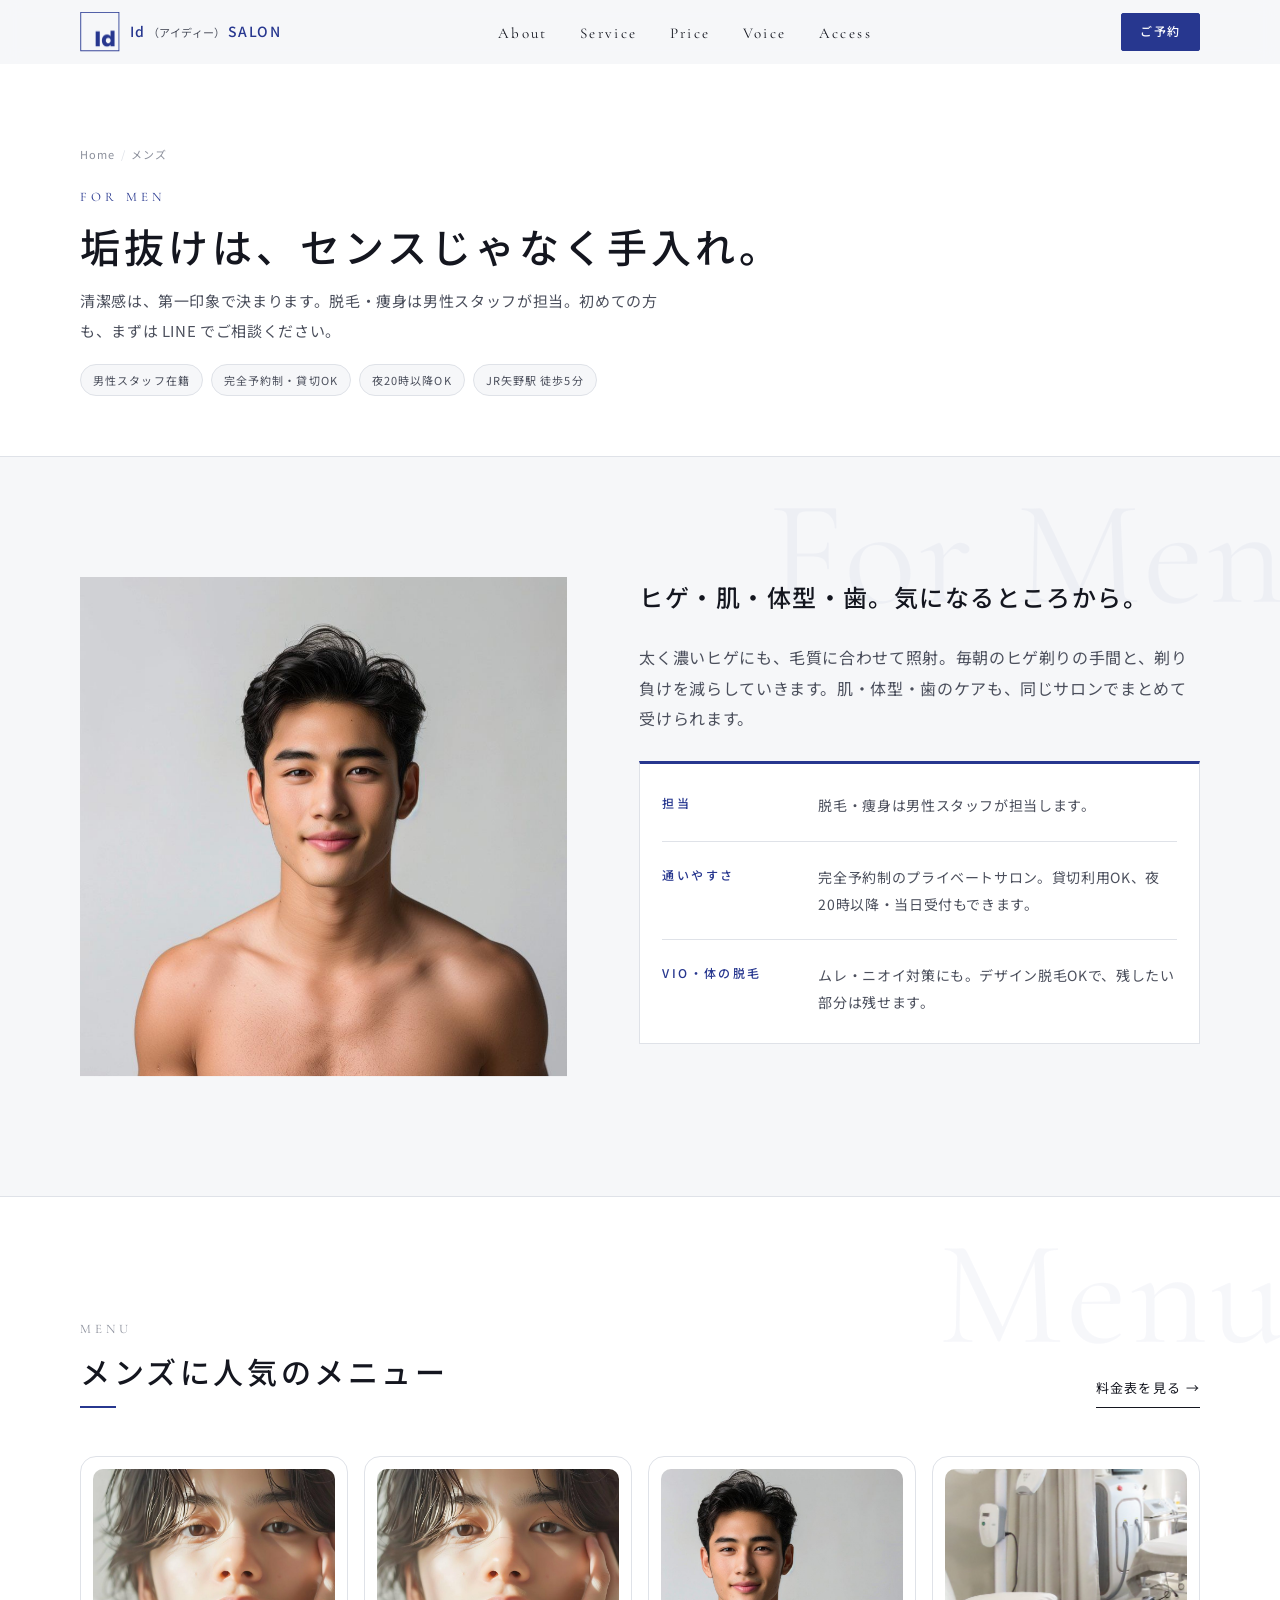
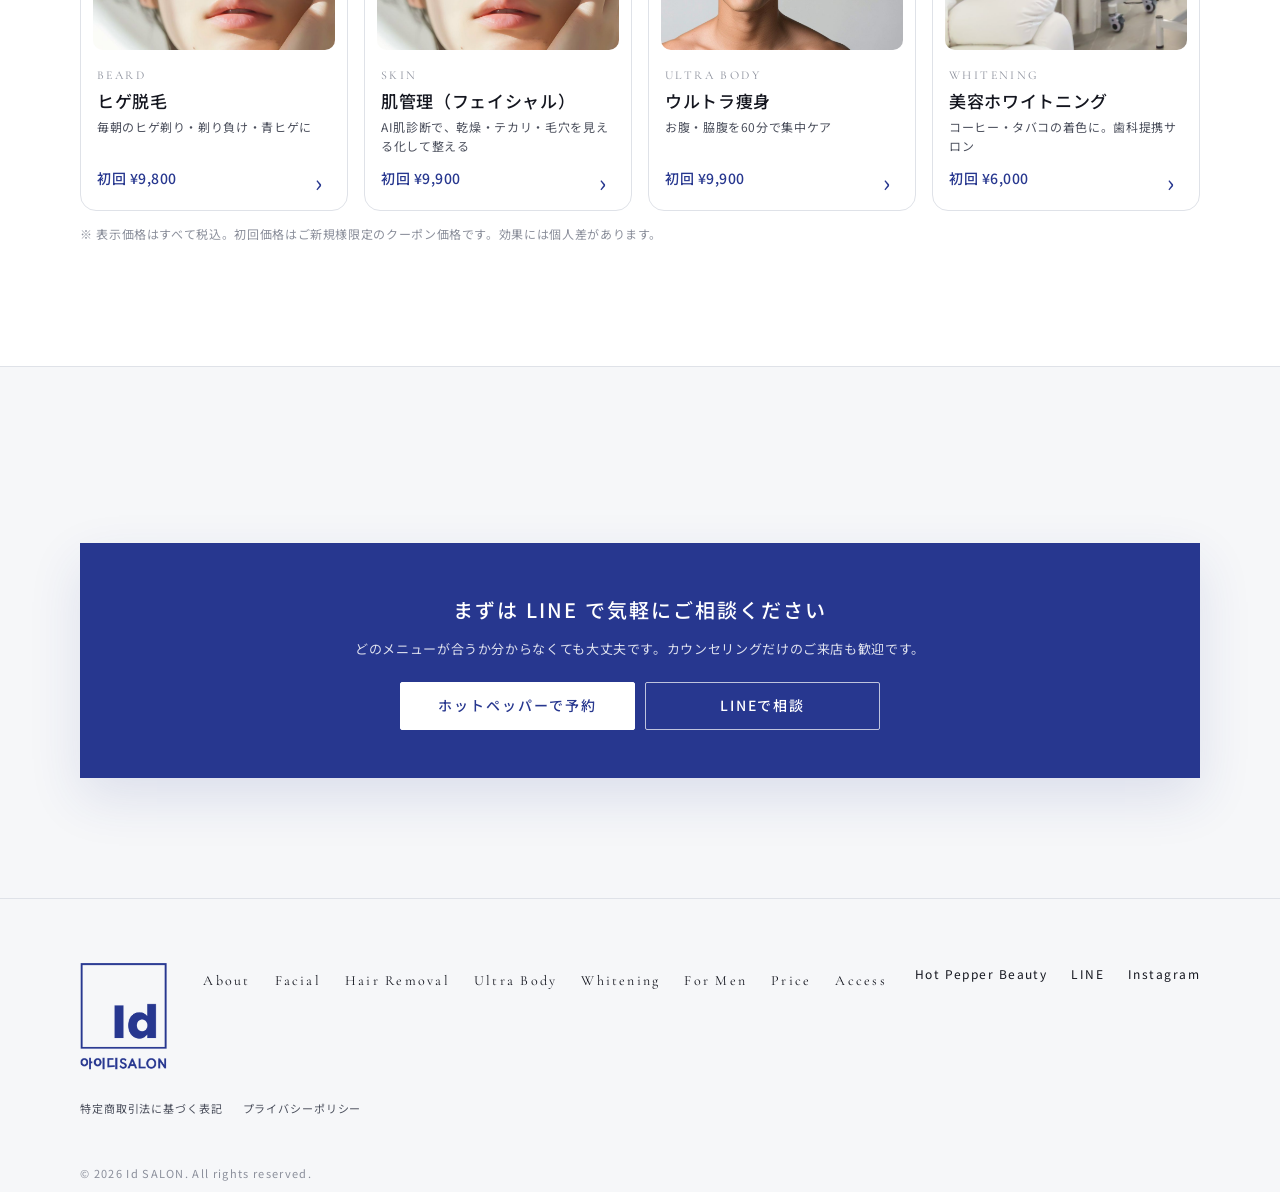
<file: mens.html>
<!DOCTYPE html>
<html lang="ja">
<head>
  <meta name="robots" content="noindex, nofollow">
  <meta charset="UTF-8">
  <meta name="viewport" content="width=device-width, initial-scale=1.0">
  <title>メンズ | Id（アイディー）広島市安芸区矢野</title>
  <meta name="description" content="男性スタッフが担当するメンズ美容。ヒゲ脱毛、肌管理フェイシャル、ウルトラ痩身、美容ホワイトニング。完全予約制・貸切OK。">
  <meta property="og:title" content="メンズ | Id（アイディー）広島市安芸区矢野">
  <meta property="og:description" content="男性スタッフが担当するメンズ美容。ヒゲ脱毛、肌管理フェイシャル、ウルトラ痩身、美容ホワイトニング。完全予約制・貸切OK。">
  <meta property="og:type" content="website">
  <meta property="og:site_name" content="Id（アイディー）SALON">
  <meta property="og:locale" content="ja_JP">
  <!-- ★要変更: 公開時に SITE_URL（build.py）を本番ドメインに -->
  <meta property="og:url" content="https://example.com/mens.html">
  <meta property="og:image" content="https://example.com/images/ogp.jpg">
  <meta name="twitter:card" content="summary_large_image">
  <link rel="canonical" href="https://example.com/mens.html">
  <link rel="icon" type="image/png" href="images/favicon.png">
  <link rel="apple-touch-icon" href="images/favicon.png">
  <link rel="preconnect" href="https://fonts.googleapis.com">
  <link rel="preconnect" href="https://fonts.gstatic.com" crossorigin>
  <link href="https://fonts.googleapis.com/css2?family=Cormorant+Garamond:ital,wght@0,400;0,500;1,400&family=Noto+Sans+JP:wght@300;400;500;700&display=swap" rel="stylesheet">
  <link rel="stylesheet" href="css/style.css?v=80">
  <!-- 構造化データ（Google 向け店舗情報） -->
  <script type="application/ld+json">
  {
    "@context": "https://schema.org",
    "@type": "BeautySalon",
    "name": "Id（アイディー）",
    "alternateName": "Id SALON",
    "image": "https://example.com/images/ogp.jpg",
    "url": "https://example.com/",
    "address": {"@type": "PostalAddress", "postalCode": "736-0085", "addressRegion": "広島県", "addressLocality": "広島市安芸区", "streetAddress": "矢野西5-14-18 2F", "addressCountry": "JP"},
    "openingHoursSpecification": [{"@type": "OpeningHoursSpecification", "dayOfWeek": ["Monday","Tuesday","Wednesday","Thursday","Friday","Saturday","Sunday"], "opens": "11:00", "closes": "21:00"}],
    "priceRange": "¥5,000〜¥30,000",
    "paymentAccepted": "Cash, Credit Card, QR Code Payment",
    "currenciesAccepted": "JPY",
    "sameAs": ["https://beauty.hotpepper.jp/kr/slnH000694676/", "https://www.instagram.com/id_hsm/"],
    "description": "男性スタッフが担当するメンズ美容。ヒゲ脱毛、肌管理フェイシャル、ウルトラ痩身、美容ホワイトニング。完全予約制・貸切OK。"
  }
  </script>
  <!-- Google タグ（GA4・GTM-WWMXJNMN）。本番ドメインでのみ読み込む（確認用URL github.io・手元のファイルでは計測しない） -->
  <script>
    window.dataLayer = window.dataLayer || [];
    function gtag(){dataLayer.push(arguments);}
    gtag('js', new Date());
    (function(h){ if (!h || /github\.io$|^localhost$|^127\./.test(h)) return; var s = document.createElement('script'); s.async = true; s.src = 'https://www.googletagmanager.com/gtm.js?id=GTM-WWMXJNMN'; document.head.appendChild(s); })(location.hostname);
  </script>
</head>
<body>

  <!-- ===== ヘッダー（全ページ共通。変更時はすべてのHTMLを同じに） ===== -->
  <header class="header" id="header">
    <div class="header__inner">
      <a href="index.html" class="header__logo" aria-label="Id（アイディー）トップへ">
        <img src="images/logo-mark.png" alt="Id" class="header__mark" width="40" height="40">
        <span class="header__name">Id<span class="header__name-jp">（アイディー）</span>SALON</span>
      </a>
      <nav class="nav" id="nav" aria-label="メインメニュー">
        <ul class="nav__list">
          <li><a href="about.html" class="nav__link">About</a></li>
          <li><a href="index.html#service" class="nav__link">Service</a></li>
          <li><a href="price.html" class="nav__link">Price</a></li>
          <li><a href="index.html#voice" class="nav__link">Voice</a></li>
          <li><a href="index.html#access" class="nav__link">Access</a></li>
          <li><a href="index.html#reserve" class="nav__link nav__link--cta">Reserve</a></li>
        </ul>
      </nav>
      <a href="index.html#reserve" class="btn btn--small btn--primary header__cta">ご予約</a>
      <button class="menu-toggle" id="menuToggle" aria-expanded="false" aria-controls="nav" aria-label="メニューを開く">
        <span></span><span></span>
      </button>
    </div>
  </header>

  <main id="top">

    <section class="page-hero">
      <div class="container">
        <ul class="breadcrumb"><li><a href="index.html">Home</a></li><li>メンズ</li></ul>
        <p class="page-hero__en">For Men</p>
        <h1 class="page-hero__title">垢抜けは、センスじゃなく手入れ。</h1>
        <p class="page-hero__lead">清潔感は、第一印象で決まります。脱毛・痩身は男性スタッフが担当。初めての方も、まずは LINE でご相談ください。</p>
        <ul class="page-hero__meta"><li>男性スタッフ在籍</li><li>完全予約制・貸切OK</li><li>夜20時以降OK</li><li>JR矢野駅 徒歩5分</li></ul>
      </div>
    </section>

    <section class="section svc-intro"><span class="section__wm" aria-hidden="true">For Men</span>
      <div class="container">
        <div class="detail">
          <div class="detail__media">
            <picture>
              <source media="(max-width: 899px)" srcset="images/model-men-sp.jpg">
              <img src="images/model-men.jpg" alt="" class="detail__img" width="1600" height="896" loading="lazy">
            </picture>
          </div>
          <div class="detail__body">
            <p class="detail__catch">ヒゲ・肌・体型・歯。気になるところから。</p>
            <p>太く濃いヒゲにも、毛質に合わせて照射。毎朝のヒゲ剃りの手間と、剃り負けを減らしていきます。肌・体型・歯のケアも、同じサロンでまとめて受けられます。</p>
            <dl class="points">
              <div><dt>担当</dt><dd>脱毛・痩身は男性スタッフが担当します。</dd></div>
              <div><dt>通いやすさ</dt><dd>完全予約制のプライベートサロン。貸切利用OK、夜20時以降・当日受付もできます。</dd></div>
              <div><dt>VIO・体の脱毛</dt><dd>ムレ・ニオイ対策にも。デザイン脱毛OKで、残したい部分は残せます。</dd></div>
            </dl>
          </div>
        </div>
      </div>
    </section>

    <section class="section section--surface"><span class="section__wm" aria-hidden="true">Menu</span>
      <div class="container">
        <div class="sec-row">
          <div class="section__head"><p class="section__en">Menu</p><h2 class="section__title">メンズに人気のメニュー</h2></div>
          <a href="price.html" class="link-arrow">料金表を見る</a>
        </div>
        <div class="pcards">
          <a href="hair-removal.html" class="pcard">
            <img src="images/face-m.jpg" alt="" class="pcard__img" loading="lazy">
            <div class="pcard__body">
              <p class="pcard__en">Beard</p>
              <p class="pcard__title">ヒゲ脱毛</p>
              <p class="pcard__desc">毎朝のヒゲ剃り・剃り負け・青ヒゲに</p>
              <span class="pcard__price">初回 ¥9,800</span>
            </div>
            <span class="pcard__arrow" aria-hidden="true">›</span>
          </a>
          <a href="facial.html" class="pcard">
            <img src="images/model-concern-m.jpg" alt="" class="pcard__img" loading="lazy">
            <div class="pcard__body">
              <p class="pcard__en">Skin</p>
              <p class="pcard__title">肌管理（フェイシャル）</p>
              <p class="pcard__desc">AI肌診断で、乾燥・テカリ・毛穴を見える化して整える</p>
              <span class="pcard__price">初回 ¥9,900</span>
            </div>
            <span class="pcard__arrow" aria-hidden="true">›</span>
          </a>
          <a href="body.html" class="pcard">
            <img src="images/model-body-m.jpg" alt="" class="pcard__img" loading="lazy">
            <div class="pcard__body">
              <p class="pcard__en">Ultra Body</p>
              <p class="pcard__title">ウルトラ痩身</p>
              <p class="pcard__desc">お腹・脇腹を60分で集中ケア</p>
              <span class="pcard__price">初回 ¥9,900</span>
            </div>
            <span class="pcard__arrow" aria-hidden="true">›</span>
          </a>
          <a href="whitening.html" class="pcard">
            <img src="images/svc-white-card.jpg" alt="" class="pcard__img" loading="lazy">
            <div class="pcard__body">
              <p class="pcard__en">Whitening</p>
              <p class="pcard__title">美容ホワイトニング</p>
              <p class="pcard__desc">コーヒー・タバコの着色に。歯科提携サロン</p>
              <span class="pcard__price">初回 ¥6,000</span>
            </div>
            <span class="pcard__arrow" aria-hidden="true">›</span>
          </a>
        </div>
        <p class="section__note" style="margin-top:12px">※ 表示価格はすべて税込。初回価格はご新規様限定のクーポン価格です。効果には個人差があります。</p>
      </div>
    </section>

    <section class="section">
      <div class="container">
        <div class="cta-band">
          <p class="cta-band__title">まずは LINE で気軽にご相談ください</p>
          <p class="cta-band__text">どのメニューが合うか分からなくても大丈夫です。カウンセリングだけのご来店も歓迎です。</p>
          <div class="cta-band__btns">
            <a href="https://beauty.hotpepper.jp/kr/slnH000694676/coupon/" class="btn btn--white" target="_blank" rel="noopener">ホットペッパーで予約</a>
            <a href="https://line.me/R/ti/p/@870qfoil" class="btn btn--outline-white" target="_blank" rel="noopener">LINEで相談</a>
          </div>
        </div>
      </div>
    </section>

  </main>

  <!-- ===== フッター（全ページ共通） ===== -->
  <footer class="footer">
    <div class="container footer__inner">
      <div class="footer__brand">
        <img src="images/logo.png" alt="Id 아이디SALON" class="footer__logo" width="864" height="1058">
      </div>
      <ul class="footer__links">
        <li><a href="about.html">About</a></li>
        <li><a href="facial.html">Facial</a></li>
        <li><a href="hair-removal.html">Hair Removal</a></li>
        <li><a href="body.html">Ultra Body</a></li>
        <li><a href="whitening.html">Whitening</a></li>
        <li><a href="mens.html">For Men</a></li>
        <li><a href="price.html">Price</a></li>
        <li><a href="index.html#access">Access</a></li>
      </ul>
      <ul class="footer__sns">
        <li><a href="https://beauty.hotpepper.jp/kr/slnH000694676/coupon/" target="_blank" rel="noopener">Hot Pepper Beauty</a></li>
        <li><a href="https://line.me/R/ti/p/@870qfoil" target="_blank" rel="noopener">LINE</a></li>
        <li><a href="https://www.instagram.com/id_hsm/" target="_blank" rel="noopener">Instagram</a></li>
      </ul>
      <ul class="footer__legal">
        <li><a href="tokushoho.html">特定商取引法に基づく表記</a></li>
        <li><a href="privacy.html">プライバシーポリシー</a></li>
      </ul>
      <p class="footer__copy">&copy; <span id="year"></span> Id SALON. All rights reserved.</p>
    </div>
  </footer>

  <!-- ===== スマホ用 固定予約バー ===== -->
  <div class="fixed-bar" id="fixedBar">
    <a href="https://beauty.hotpepper.jp/kr/slnH000694676/coupon/" class="fixed-bar__btn fixed-bar__btn--main" target="_blank" rel="noopener">ホットペッパーで予約</a>
    <a href="https://line.me/R/ti/p/@870qfoil" class="fixed-bar__btn fixed-bar__btn--sub" target="_blank" rel="noopener">
      <svg width="18" height="18" viewBox="0 0 24 24" fill="none" stroke="currentColor" stroke-width="1.6" aria-hidden="true"><path d="M21 11.5a8.4 8.4 0 0 1-8.5 8.3c-.9 0-1.8-.1-2.6-.4L5 21l1-3.6A8.3 8.3 0 0 1 3 11.5C3 6.9 7 3.2 12 3.2s9 3.7 9 8.3z"/></svg>
      LINEで相談
    </a>
  </div>

  <script src="js/main.js?v=5"></script>
</body>
</html>
</file>
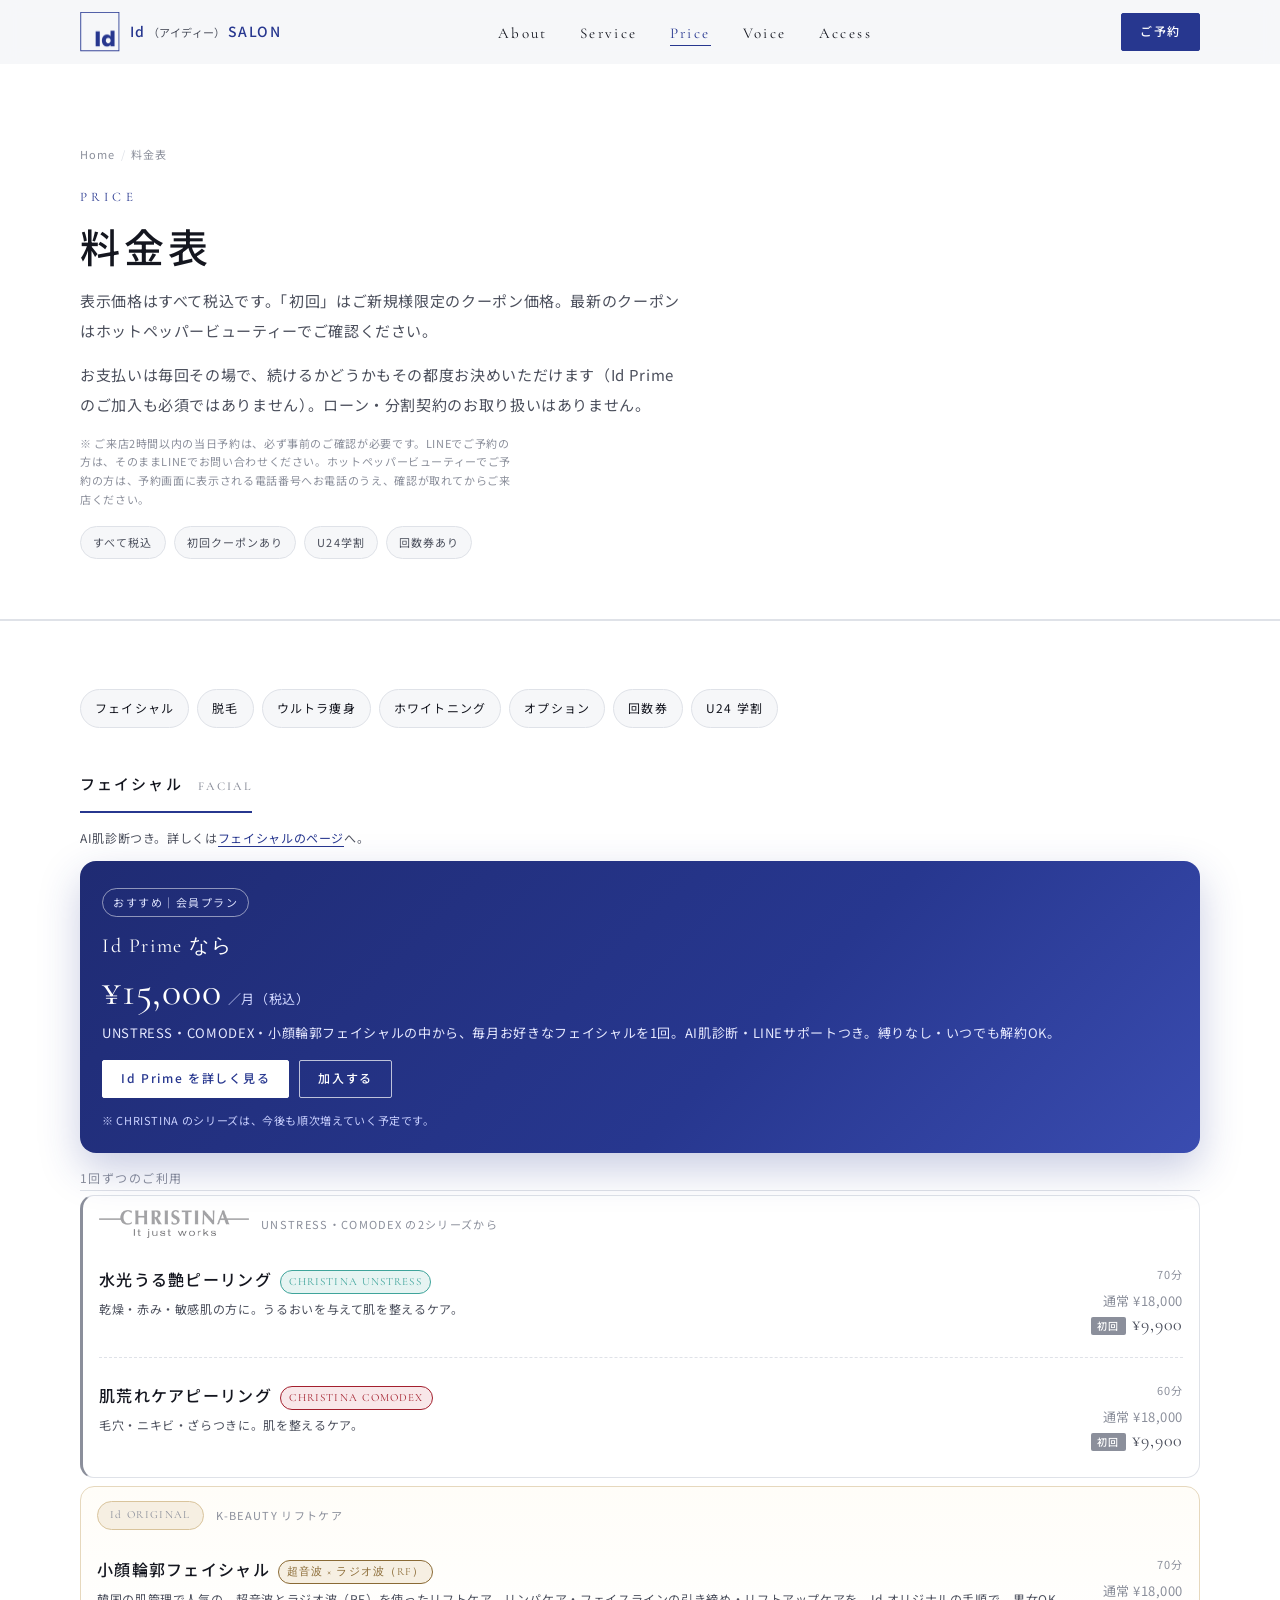
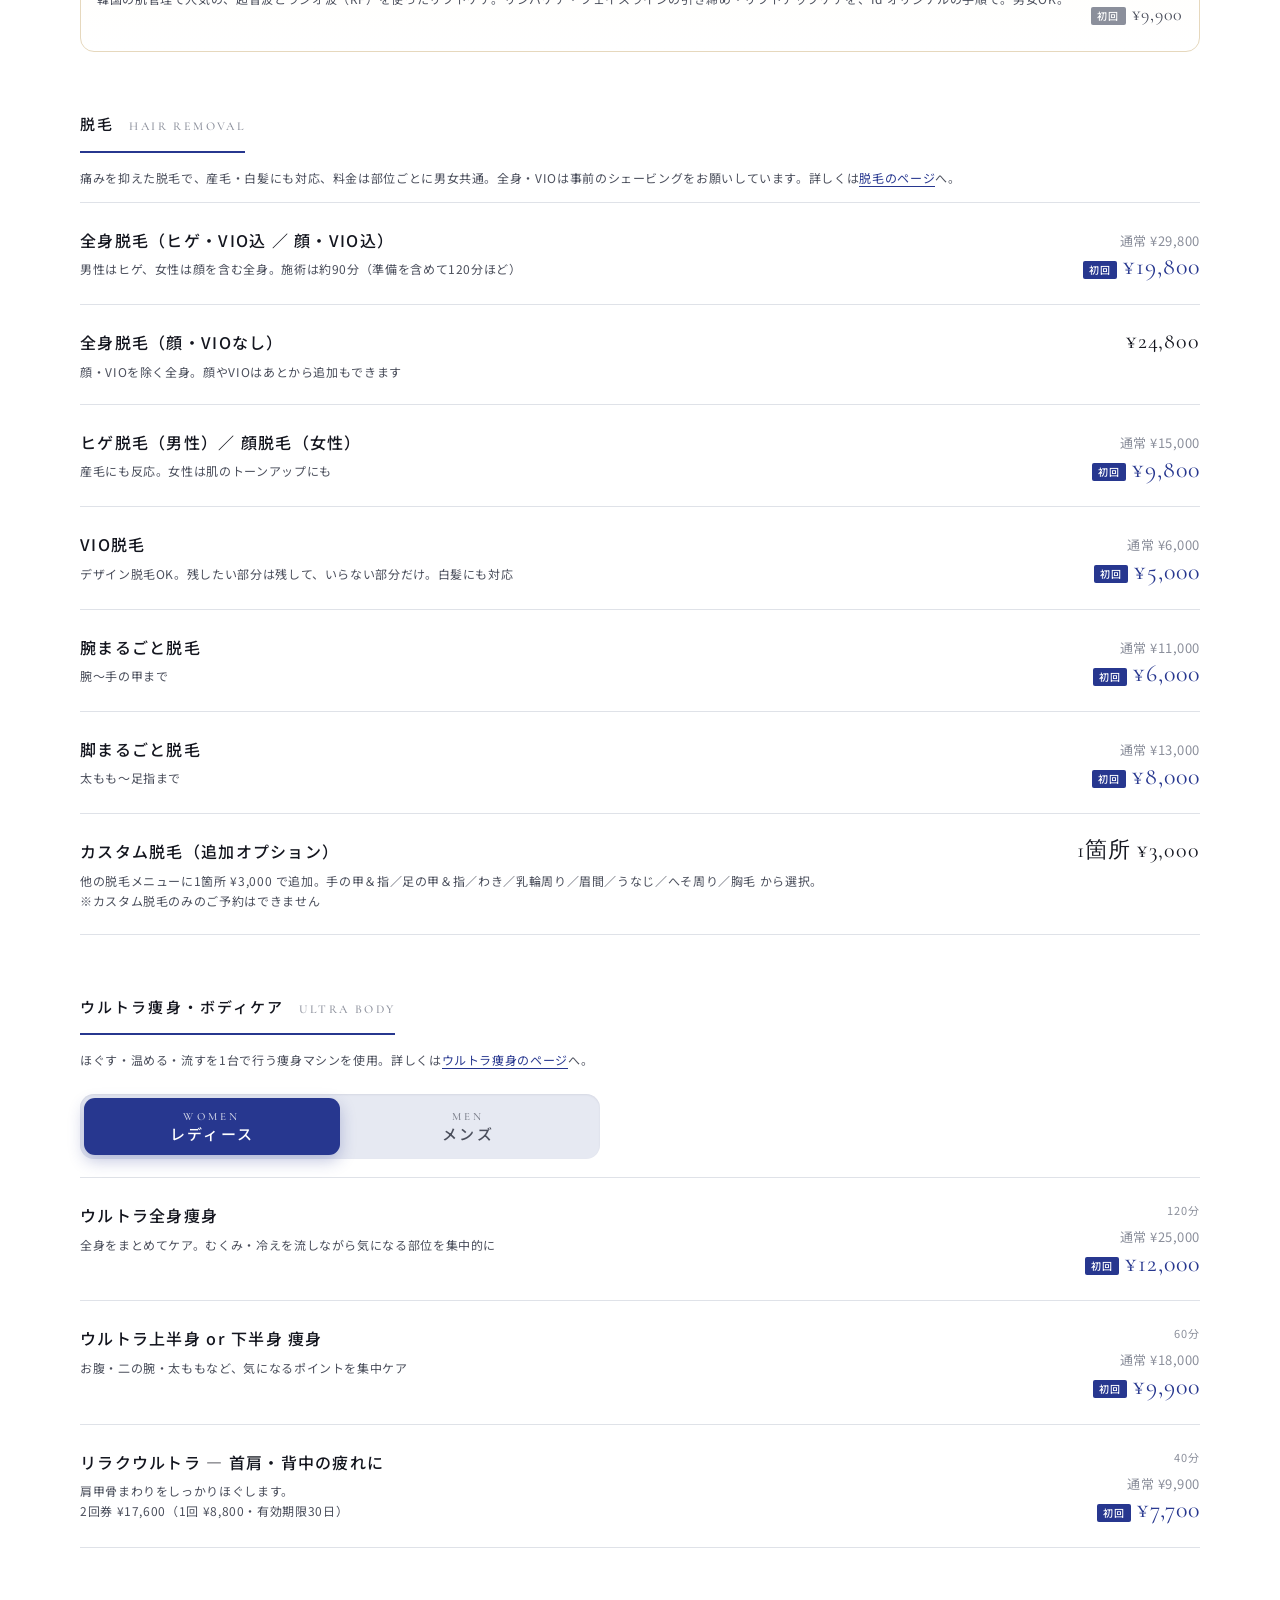
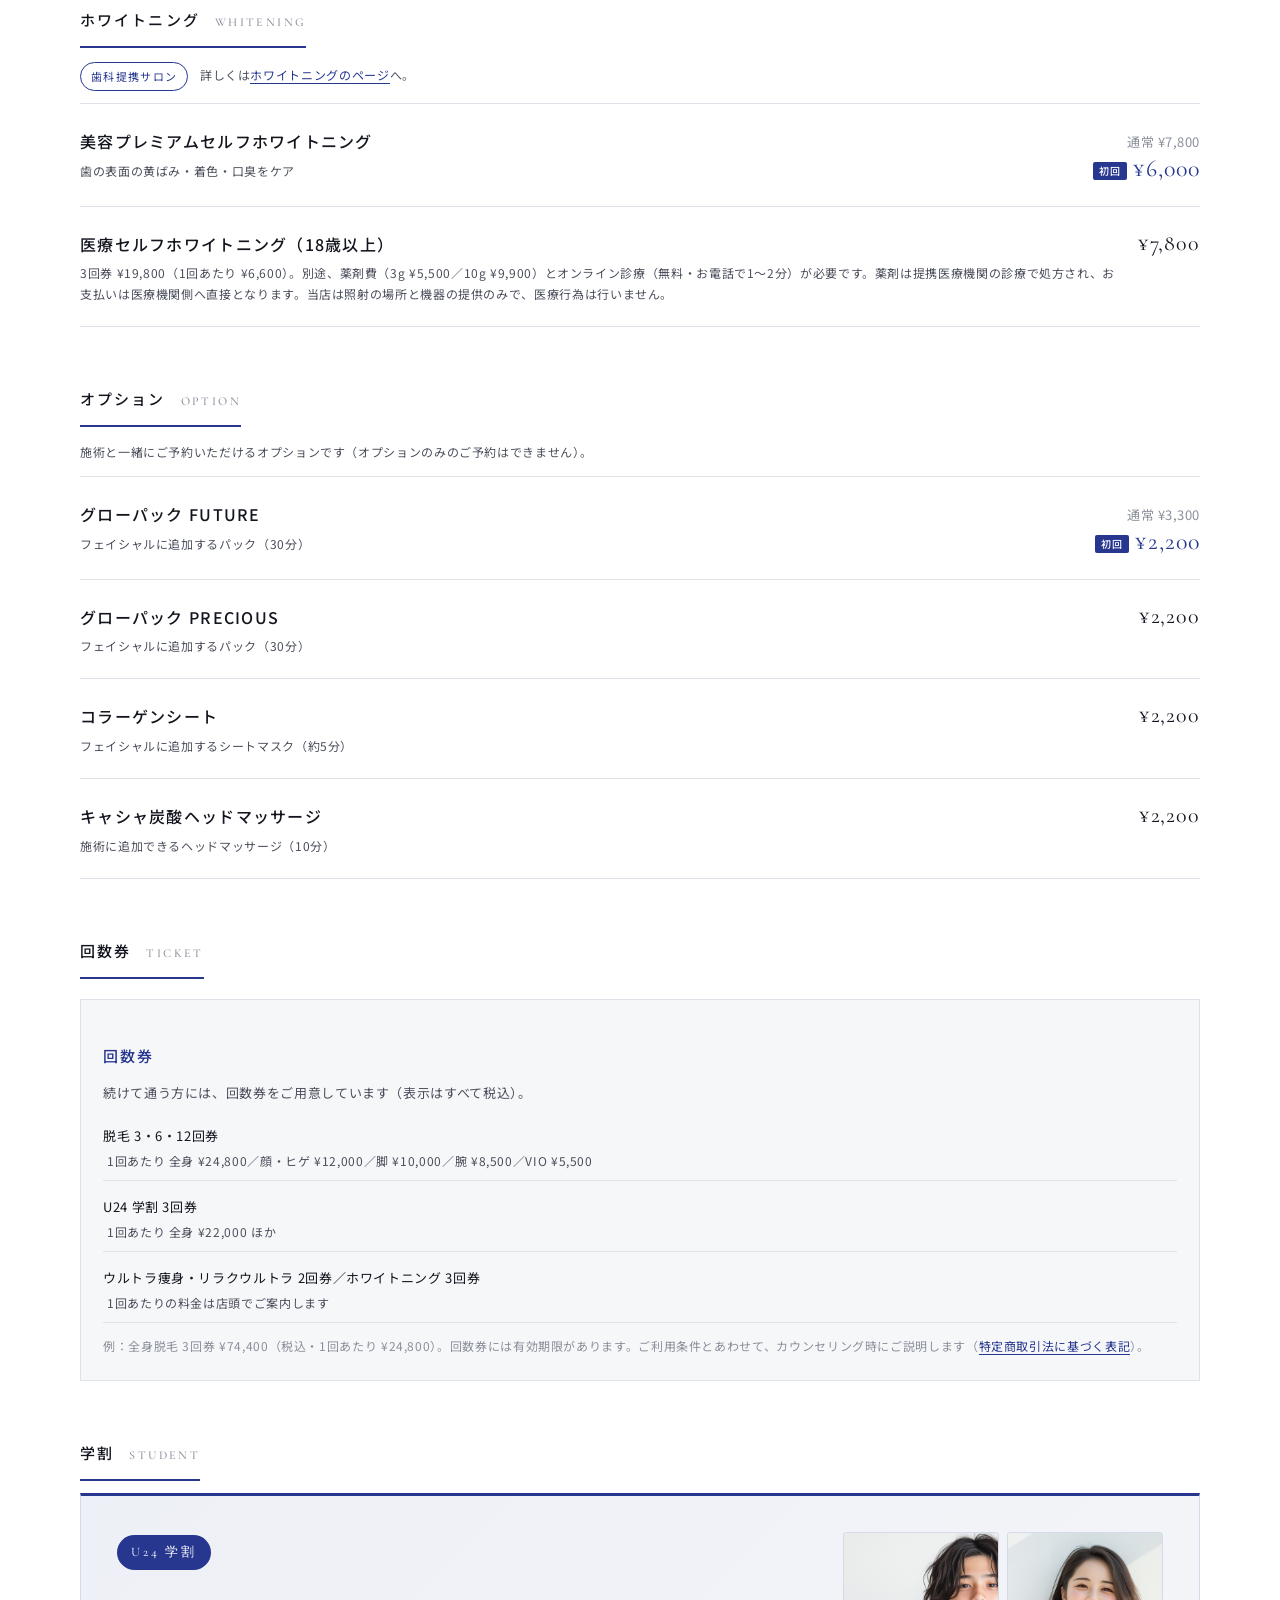
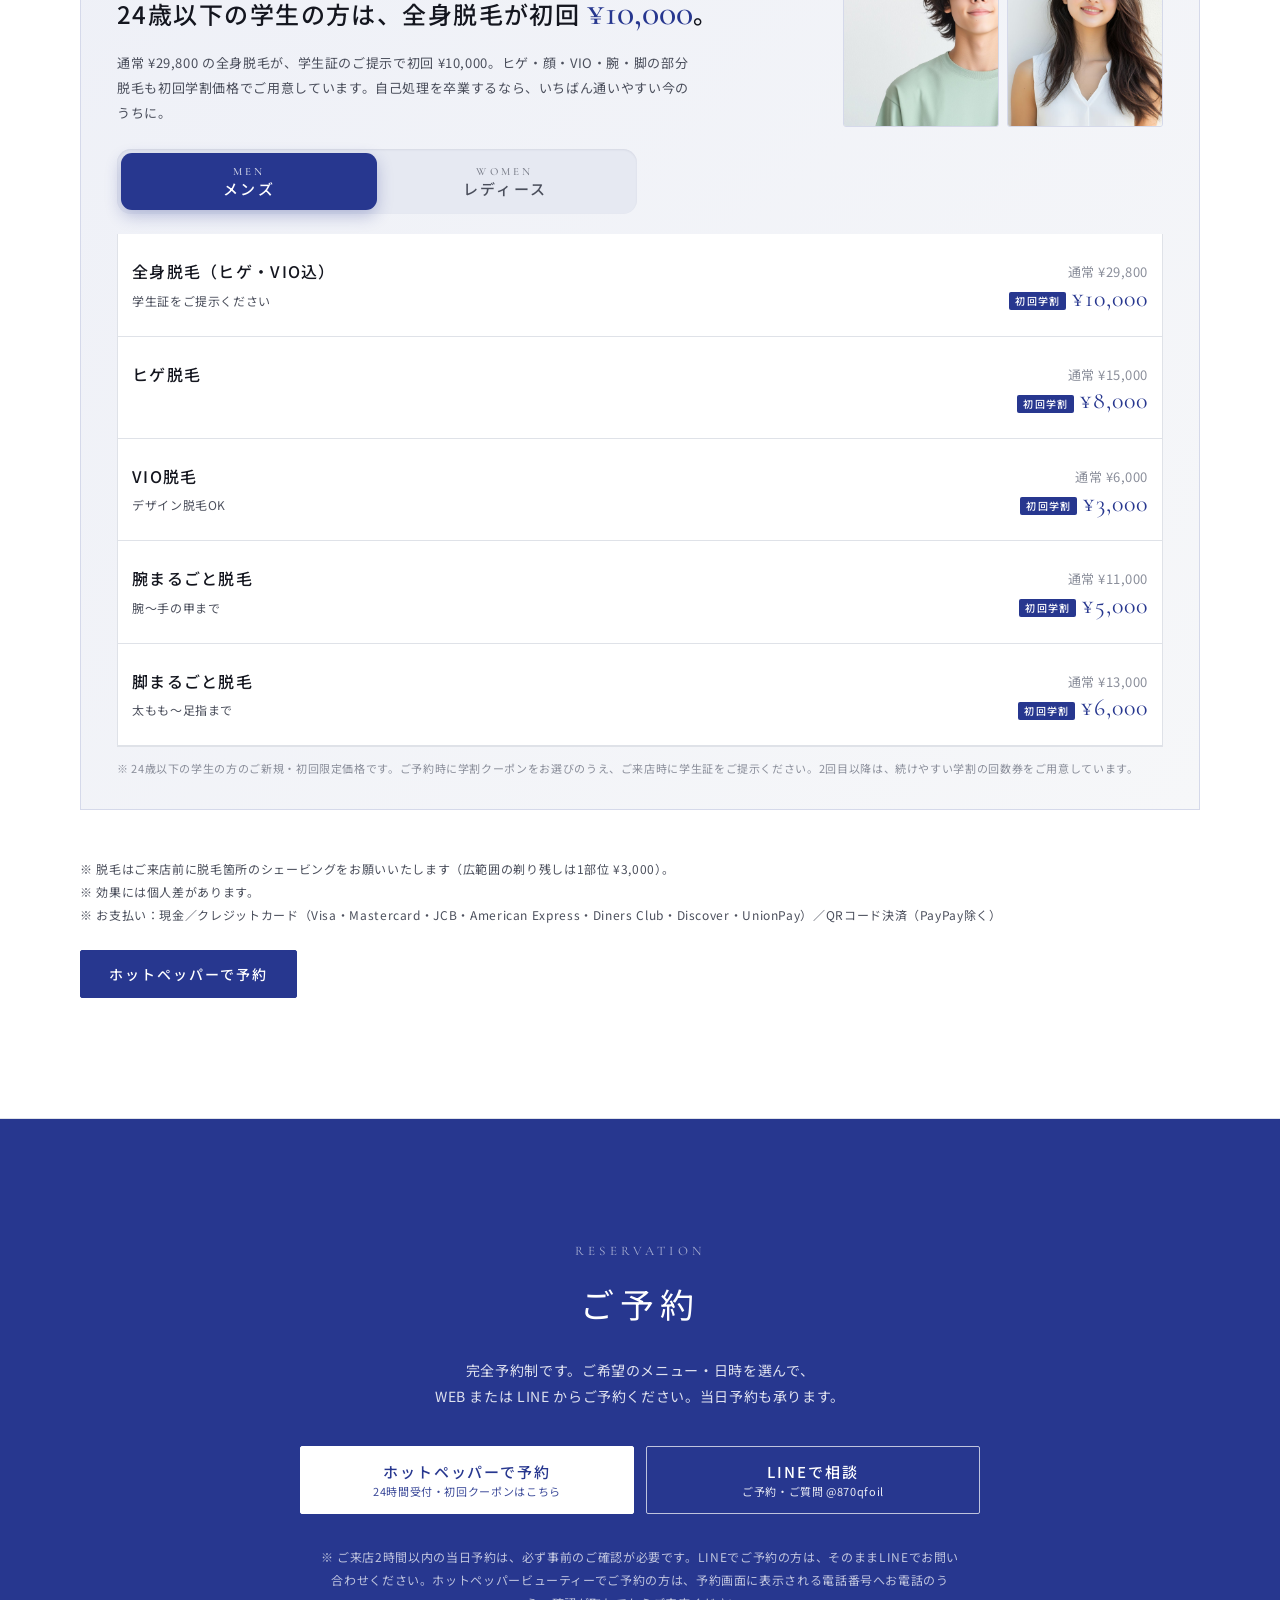
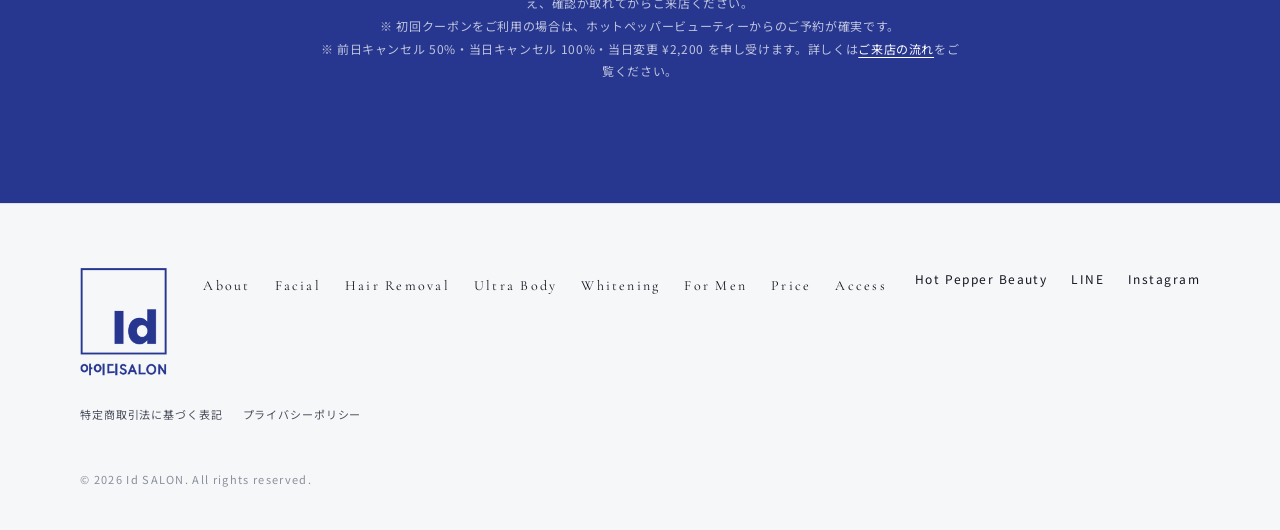
<file: price.html>
<!DOCTYPE html>
<html lang="ja">
<head>
  <meta name="robots" content="noindex, nofollow">
  <meta charset="UTF-8">
  <meta name="viewport" content="width=device-width, initial-scale=1.0">
  <title>料金表 | Id（アイディー）広島市安芸区矢野</title>
  <meta name="description" content="Id（アイディー）の料金表。フェイシャル・脱毛（男女同一価格）・ウルトラ痩身・ホワイトニング。初回クーポン価格、U24学割、回数券。すべて税込。">
  <meta property="og:title" content="料金表 | Id（アイディー）広島市安芸区矢野">
  <meta property="og:description" content="Id（アイディー）の料金表。フェイシャル・脱毛（男女同一価格）・ウルトラ痩身・ホワイトニング。初回クーポン価格、U24学割、回数券。すべて税込。">
  <meta property="og:type" content="website">
  <meta property="og:site_name" content="Id（アイディー）SALON">
  <meta property="og:locale" content="ja_JP">
  <!-- ★要変更: 公開時に SITE_URL（build.py）を本番ドメインに -->
  <meta property="og:url" content="https://example.com/price.html">
  <meta property="og:image" content="https://example.com/images/ogp.jpg">
  <meta name="twitter:card" content="summary_large_image">
  <link rel="canonical" href="https://example.com/price.html">
  <link rel="icon" type="image/png" href="images/favicon.png">
  <link rel="apple-touch-icon" href="images/favicon.png">
  <link rel="preconnect" href="https://fonts.googleapis.com">
  <link rel="preconnect" href="https://fonts.gstatic.com" crossorigin>
  <link href="https://fonts.googleapis.com/css2?family=Cormorant+Garamond:ital,wght@0,400;0,500;1,400&family=Noto+Sans+JP:wght@300;400;500;700&display=swap" rel="stylesheet">
  <link rel="stylesheet" href="css/style.css?v=80">
  <!-- 構造化データ（Google 向け店舗情報） -->
  <script type="application/ld+json">
  {
    "@context": "https://schema.org",
    "@type": "BeautySalon",
    "name": "Id（アイディー）",
    "alternateName": "Id SALON",
    "image": "https://example.com/images/ogp.jpg",
    "url": "https://example.com/",
    "address": {"@type": "PostalAddress", "postalCode": "736-0085", "addressRegion": "広島県", "addressLocality": "広島市安芸区", "streetAddress": "矢野西5-14-18 2F", "addressCountry": "JP"},
    "openingHoursSpecification": [{"@type": "OpeningHoursSpecification", "dayOfWeek": ["Monday","Tuesday","Wednesday","Thursday","Friday","Saturday","Sunday"], "opens": "11:00", "closes": "21:00"}],
    "priceRange": "¥5,000〜¥30,000",
    "paymentAccepted": "Cash, Credit Card, QR Code Payment",
    "currenciesAccepted": "JPY",
    "sameAs": ["https://beauty.hotpepper.jp/kr/slnH000694676/", "https://www.instagram.com/id_hsm/"],
    "description": "Id（アイディー）の料金表。フェイシャル・脱毛（男女同一価格）・ウルトラ痩身・ホワイトニング。初回クーポン価格、U24学割、回数券。すべて税込。"
  }
  </script>
  <!-- Google タグ（GA4・GTM-WWMXJNMN）。本番ドメインでのみ読み込む（確認用URL github.io・手元のファイルでは計測しない） -->
  <script>
    window.dataLayer = window.dataLayer || [];
    function gtag(){dataLayer.push(arguments);}
    gtag('js', new Date());
    (function(h){ if (!h || /github\.io$|^localhost$|^127\./.test(h)) return; var s = document.createElement('script'); s.async = true; s.src = 'https://www.googletagmanager.com/gtm.js?id=GTM-WWMXJNMN'; document.head.appendChild(s); })(location.hostname);
  </script>
</head>
<body>

  <!-- ===== ヘッダー（全ページ共通。変更時はすべてのHTMLを同じに） ===== -->
  <header class="header" id="header">
    <div class="header__inner">
      <a href="index.html" class="header__logo" aria-label="Id（アイディー）トップへ">
        <img src="images/logo-mark.png" alt="Id" class="header__mark" width="40" height="40">
        <span class="header__name">Id<span class="header__name-jp">（アイディー）</span>SALON</span>
      </a>
      <nav class="nav" id="nav" aria-label="メインメニュー">
        <ul class="nav__list">
          <li><a href="about.html" class="nav__link">About</a></li>
          <li><a href="index.html#service" class="nav__link">Service</a></li>
          <li><a href="price.html" class="nav__link is-current">Price</a></li>
          <li><a href="index.html#voice" class="nav__link">Voice</a></li>
          <li><a href="index.html#access" class="nav__link">Access</a></li>
          <li><a href="index.html#reserve" class="nav__link nav__link--cta">Reserve</a></li>
        </ul>
      </nav>
      <a href="index.html#reserve" class="btn btn--small btn--primary header__cta">ご予約</a>
      <button class="menu-toggle" id="menuToggle" aria-expanded="false" aria-controls="nav" aria-label="メニューを開く">
        <span></span><span></span>
      </button>
    </div>
  </header>

  <main id="top">

    <section class="page-hero">
      <div class="container">
        <ul class="breadcrumb"><li><a href="index.html">Home</a></li><li>料金表</li></ul>
        <p class="page-hero__en">Price</p>
        <h1 class="page-hero__title">料金表</h1>
        <p class="page-hero__lead">表示価格はすべて税込です。「初回」はご新規様限定のクーポン価格。最新のクーポンはホットペッパービューティーでご確認ください。</p>
        <p class="page-hero__lead">お支払いは毎回その場で、続けるかどうかもその都度お決めいただけます（Id Prime のご加入も必須ではありません）。ローン・分割契約のお取り扱いはありません。</p>
        <p class="page-hero__lead price-sameday">※ ご来店2時間以内の当日予約は、必ず事前のご確認が必要です。LINEでご予約の方は、そのままLINEでお問い合わせください。ホットペッパービューティーでご予約の方は、予約画面に表示される電話番号へお電話のうえ、確認が取れてからご来店ください。</p>
        <ul class="page-hero__meta"><li>すべて税込</li><li>初回クーポンあり</li><li>U24学割</li><li>回数券あり</li></ul>
      </div>
    </section>

    <section class="section menu menu--page">
      <div class="container">
        <div class="section__head">
          <ul class="price__jump">
            <li><a href="#price-facial">フェイシャル</a></li>
            <li><a href="#price-hair">脱毛</a></li>
            <li><a href="#price-body">ウルトラ痩身</a></li>
            <li><a href="#price-white">ホワイトニング</a></li>
            <li><a href="#price-option">オプション</a></li>
            <li><a href="#price-ticket">回数券</a></li>
            <li><a href="#price-u24">U24 学割</a></li>
          </ul>
        </div>

        <div class="menu__group" id="price-facial">
          <h3 class="menu__category">フェイシャル <span class="menu__category-en">Facial</span></h3>
          <p class="menu__group-note">AI肌診断つき。詳しくは<a href="facial.html" class="link-inline">フェイシャルのページ</a>へ。</p>
          <div class="prime-card prime-card--menu">
            <p class="prime-card__label">おすすめ｜会員プラン</p>
            <p class="prime-card__name">Id Prime なら</p>
            <p class="prime-card__price"><span class="prime-card__yen">¥15,000</span><span class="prime-card__per">／月（税込）</span></p>
            <p class="prime-card__text">UNSTRESS・COMODEX・小顔輪郭フェイシャルの中から、毎月お好きなフェイシャルを1回。AI肌診断・LINEサポートつき。縛りなし・いつでも解約OK。</p>
            <div class="prime-card__btns">
              <a href="facial.html#prime" class="btn btn--small prime-card__btn">Id Prime を詳しく見る</a>
              <a href="https://square.link/u/dJStlaw6" class="btn btn--small prime-card__btn prime-card__btn--ghost" target="_blank" rel="noopener">加入する</a>
            </div>
            <p class="prime-card__note">※ CHRISTINA のシリーズは、今後も順次増えていく予定です。</p>
          </div>
          <p class="prime-card__alt">1回ずつのご利用</p>
          <dl class="menu__list">
            <div class="menu__subgroup series--christina">
            <p class="menu__brand"><img src="images/christina/christina-logo.png" alt="CHRISTINA" width="480" height="92"><span>UNSTRESS・COMODEX の2シリーズから</span></p>
            <div class="menu__item">
              <dt><span class="menu__name">水光うる艶ピーリング<span class="series-tag series--unstress">CHRISTINA UNSTRESS</span></span><span class="menu__desc">乾燥・赤み・敏感肌の方に。うるおいを与えて肌を整えるケア。</span></dt>
              <dd><span class="menu__time">70分</span><span class="menu__price"><span class="price-reg">通常 ¥18,000</span></span><span class="menu__coupon"><span class="badge">初回</span>¥9,900</span></dd>
            </div>
            <div class="menu__item">
              <dt><span class="menu__name">肌荒れケアピーリング<span class="series-tag series--comodex">CHRISTINA COMODEX</span></span><span class="menu__desc">毛穴・ニキビ・ざらつきに。肌を整えるケア。</span></dt>
              <dd><span class="menu__time">60分</span><span class="menu__price"><span class="price-reg">通常 ¥18,000</span></span><span class="menu__coupon"><span class="badge">初回</span>¥9,900</span></dd>
            </div>
            </div>
            <div class="menu__subgroup series--original">
            <p class="menu__brand menu__brand--original"><span class="original-mark">Id ORIGINAL</span><span>K-BEAUTY リフトケア</span></p>
            <div class="menu__item">
              <dt><span class="menu__name">小顔輪郭フェイシャル<span class="series-tag series--original">超音波 × ラジオ波（RF）</span></span><span class="menu__desc">韓国の肌管理で人気の、超音波とラジオ波（RF）を使ったリフトケア。リンパケア・フェイスラインの引き締め・リフトアップケアを、Id オリジナルの手順で。男女OK。</span></dt>
              <dd><span class="menu__time">70分</span><span class="menu__price"><span class="price-reg">通常 ¥18,000</span></span><span class="menu__coupon"><span class="badge">初回</span>¥9,900</span></dd>
            </div>
            </div>
          </dl>
        </div>

        <div class="menu__group" id="price-hair">
          <h3 class="menu__category">脱毛 <span class="menu__category-en">Hair Removal</span></h3>
          <p class="menu__group-note">痛みを抑えた脱毛で、産毛・白髪にも対応、料金は部位ごとに男女共通。全身・VIOは事前のシェービングをお願いしています。詳しくは<a href="hair-removal.html" class="link-inline">脱毛のページ</a>へ。</p>
          <dl class="menu__list">
            <div class="menu__item">
              <dt><span class="menu__name">全身脱毛（ヒゲ・VIO込 ／ 顔・VIO込）</span><span class="menu__desc">男性はヒゲ、女性は顔を含む全身。施術は約90分（準備を含めて120分ほど）</span></dt>
              <dd><span class="menu__price"><span class="price-reg">通常 ¥29,800</span></span><span class="menu__coupon"><span class="badge">初回</span>¥19,800</span></dd>
            </div>
            <div class="menu__item">
              <dt><span class="menu__name">全身脱毛（顔・VIOなし）</span><span class="menu__desc">顔・VIOを除く全身。顔やVIOはあとから追加もできます</span></dt>
              <dd><span class="menu__price">¥24,800</span></dd>
            </div>
            <div class="menu__item">
              <dt><span class="menu__name">ヒゲ脱毛（男性）／ 顔脱毛（女性）</span><span class="menu__desc">産毛にも反応。女性は肌のトーンアップにも</span></dt>
              <dd><span class="menu__price"><span class="price-reg">通常 ¥15,000</span></span><span class="menu__coupon"><span class="badge">初回</span>¥9,800</span></dd>
            </div>
            <div class="menu__item">
              <dt><span class="menu__name">VIO脱毛</span><span class="menu__desc">デザイン脱毛OK。残したい部分は残して、いらない部分だけ。白髪にも対応</span></dt>
              <dd><span class="menu__price"><span class="price-reg">通常 ¥6,000</span></span><span class="menu__coupon"><span class="badge">初回</span>¥5,000</span></dd>
            </div>
            <div class="menu__item">
              <dt><span class="menu__name">腕まるごと脱毛</span><span class="menu__desc">腕〜手の甲まで</span></dt>
              <dd><span class="menu__price"><span class="price-reg">通常 ¥11,000</span></span><span class="menu__coupon"><span class="badge">初回</span>¥6,000</span></dd>
            </div>
            <div class="menu__item">
              <dt><span class="menu__name">脚まるごと脱毛</span><span class="menu__desc">太もも〜足指まで</span></dt>
              <dd><span class="menu__price"><span class="price-reg">通常 ¥13,000</span></span><span class="menu__coupon"><span class="badge">初回</span>¥8,000</span></dd>
            </div>
            <div class="menu__item">
              <dt><span class="menu__name">カスタム脱毛（追加オプション）</span><span class="menu__desc">他の脱毛メニューに1箇所 ¥3,000 で追加。手の甲＆指／足の甲＆指／わき／乳輪周り／眉間／うなじ／へそ周り／胸毛 から選択。<br>※カスタム脱毛のみのご予約はできません</span></dt>
              <dd><span class="menu__price">1箇所 ¥3,000</span></dd>
            </div>
          </dl>
        </div>

        <div class="menu__group" id="price-body">
          <h3 class="menu__category">ウルトラ痩身・ボディケア <span class="menu__category-en">Ultra Body</span></h3>
          <p class="menu__group-note">ほぐす・温める・流すを1台で行う痩身マシンを使用。詳しくは<a href="body.html" class="link-inline">ウルトラ痩身のページ</a>へ。</p>
          <div class="gtabs gtabs--lg" data-gtabs data-first="f">
            <div class="gtabs__bar" role="tablist"><button type="button" class="gtab is-active" data-g="f" role="tab"><span class="gtab__en">Women</span>レディース</button><button type="button" class="gtab" data-g="m" role="tab"><span class="gtab__en">Men</span>メンズ</button></div>
            <div class="gtabs__panel" data-gpanel="f"><dl class="menu__list">            <div class="menu__item">
              <dt><span class="menu__name">ウルトラ全身痩身</span><span class="menu__desc">全身をまとめてケア。むくみ・冷えを流しながら気になる部位を集中的に</span></dt>
              <dd><span class="menu__time">120分</span><span class="menu__price"><span class="price-reg">通常 ¥25,000</span></span><span class="menu__coupon"><span class="badge">初回</span>¥12,000</span></dd>
            </div>
            <div class="menu__item">
              <dt><span class="menu__name">ウルトラ上半身 or 下半身 痩身</span><span class="menu__desc">お腹・二の腕・太ももなど、気になるポイントを集中ケア</span></dt>
              <dd><span class="menu__time">60分</span><span class="menu__price"><span class="price-reg">通常 ¥18,000</span></span><span class="menu__coupon"><span class="badge">初回</span>¥9,900</span></dd>
            </div>
            <div class="menu__item">
              <dt><span class="menu__name">リラクウルトラ ― 首肩・背中の疲れに</span><span class="menu__desc">肩甲骨まわりをしっかりほぐします。<br>2回券 ¥17,600（1回 ¥8,800・有効期限30日）</span></dt>
              <dd><span class="menu__time">40分</span><span class="menu__price"><span class="price-reg">通常 ¥9,900</span></span><span class="menu__coupon"><span class="badge">初回</span>¥7,700</span></dd>
            </div>
</dl></div>
            <div class="gtabs__panel" data-gpanel="m"><dl class="menu__list">            <div class="menu__item">
              <dt><span class="menu__name">ウルトラ上半身痩身</span><span class="menu__desc">ぽっこりお腹・上半身の引き締めに</span></dt>
              <dd><span class="menu__time">60分</span><span class="menu__price"><span class="price-reg">通常 ¥19,800</span></span><span class="menu__coupon"><span class="badge">初回</span>¥9,900</span></dd>
            </div>
            <div class="menu__item">
              <dt><span class="menu__name">リラクウルトラ ― 首肩・背中の疲れに</span><span class="menu__desc">肩甲骨まわりをしっかりほぐします。<br>2回券 ¥17,600（1回 ¥8,800・有効期限30日）</span></dt>
              <dd><span class="menu__time">40分</span><span class="menu__price"><span class="price-reg">通常 ¥9,900</span></span><span class="menu__coupon"><span class="badge">初回</span>¥7,700</span></dd>
            </div>
</dl></div>
          </div>
        </div>


        <div class="menu__group" id="price-white">
          <h3 class="menu__category">ホワイトニング <span class="menu__category-en">Whitening</span></h3>
          <p class="menu__group-note"><span class="dental-badge">歯科提携サロン</span> 詳しくは<a href="whitening.html" class="link-inline">ホワイトニングのページ</a>へ。</p>
          <dl class="menu__list">
            <div class="menu__item">
              <dt><span class="menu__name">美容プレミアムセルフホワイトニング</span><span class="menu__desc">歯の表面の黄ばみ・着色・口臭をケア</span></dt>
              <dd><span class="menu__price"><span class="price-reg">通常 ¥7,800</span></span><span class="menu__coupon"><span class="badge">初回</span>¥6,000</span></dd>
            </div>
            <div class="menu__item">
              <dt><span class="menu__name">医療セルフホワイトニング（18歳以上）</span><span class="menu__desc">3回券 ¥19,800（1回あたり ¥6,600）。別途、薬剤費（3g ¥5,500／10g ¥9,900）とオンライン診療（無料・お電話で1〜2分）が必要です。薬剤は提携医療機関の診療で処方され、お支払いは医療機関側へ直接となります。当店は照射の場所と機器の提供のみで、医療行為は行いません。</span></dt>
              <dd><span class="menu__price">¥7,800</span></dd>
            </div>
          </dl>
        </div>


        <div class="menu__group" id="price-option">
          <h3 class="menu__category">オプション <span class="menu__category-en">Option</span></h3>
          <p class="menu__group-note">施術と一緒にご予約いただけるオプションです（オプションのみのご予約はできません）。</p>
          <dl class="menu__list">
            <div class="menu__item">
              <dt><span class="menu__name">グローパック FUTURE</span><span class="menu__desc">フェイシャルに追加するパック（30分）</span></dt>
              <dd><span class="menu__price"><span class="price-reg">通常 ¥3,300</span></span><span class="menu__coupon"><span class="badge">初回</span>¥2,200</span></dd>
            </div>
            <div class="menu__item">
              <dt><span class="menu__name">グローパック PRECIOUS</span><span class="menu__desc">フェイシャルに追加するパック（30分）</span></dt>
              <dd><span class="menu__price">¥2,200</span></dd>
            </div>
            <div class="menu__item">
              <dt><span class="menu__name">コラーゲンシート</span><span class="menu__desc">フェイシャルに追加するシートマスク（約5分）</span></dt>
              <dd><span class="menu__price">¥2,200</span></dd>
            </div>
            <div class="menu__item">
              <dt><span class="menu__name">キャシャ炭酸ヘッドマッサージ</span><span class="menu__desc">施術に追加できるヘッドマッサージ（10分）</span></dt>
              <dd><span class="menu__price">¥2,200</span></dd>
            </div>
          </dl>
        </div>

        <div class="menu__group" id="price-ticket">
          <h3 class="menu__category">回数券 <span class="menu__category-en">Ticket</span></h3>
          <div class="ticket">
            <div class="ticket__block">
              <h4>回数券</h4>
              <p>続けて通う方には、回数券をご用意しています（表示はすべて税込）。</p>
              <ul class="ticket__list">
                <li>脱毛 3・6・12回券<small>1回あたり 全身 ¥24,800／顔・ヒゲ ¥12,000／脚 ¥10,000／腕 ¥8,500／VIO ¥5,500</small></li>
                <li>U24 学割 3回券<small>1回あたり 全身 ¥22,000 ほか</small></li>
                <li>ウルトラ痩身・リラクウルトラ 2回券／ホワイトニング 3回券<small>1回あたりの料金は店頭でご案内します</small></li>
              </ul>
              <p class="ticket__note">例：全身脱毛 3回券 ¥74,400（税込・1回あたり ¥24,800）。回数券には有効期限があります。ご利用条件とあわせて、カウンセリング時にご説明します（<a href="tokushoho.html" class="link-inline">特定商取引法に基づく表記</a>）。
            </div>
          </div>
        </div>

        <div class="menu__group">
          <h3 class="menu__category">学割 <span class="menu__category-en">Student</span></h3>

        <div class="u24" id="price-u24">
          <div class="u24__head">
            <div class="u24__media" aria-hidden="true"><img src="images/model-u24-m.jpg" alt="" loading="lazy" width="900" height="1125"><img src="images/model-u24-f.jpg" alt="" loading="lazy" width="900" height="1125"></div>
            <div class="u24__headtext">
            <span class="u24__tag">U24 学割</span>
            <h3 class="u24__title">24歳以下の学生の方は、<br class="sp-only">全身脱毛が初回 <strong>¥10,000</strong>。</h3>
            <p class="u24__lead">通常 ¥29,800 の全身脱毛が、学生証のご提示で初回 ¥10,000。ヒゲ・顔・VIO・腕・脚の部分脱毛も初回学割価格でご用意しています。自己処理を卒業するなら、いちばん通いやすい今のうちに。</p>
            </div>
          </div>
<div class="gtabs gtabs--lg" data-gtabs data-first="m">
            <div class="gtabs__bar" role="tablist"><button type="button" class="gtab is-active" data-g="m" role="tab"><span class="gtab__en">Men</span>メンズ</button><button type="button" class="gtab" data-g="f" role="tab"><span class="gtab__en">Women</span>レディース</button></div>
            <div class="gtabs__panel" data-gpanel="f"><dl class="menu__list u24__list">            <div class="menu__item">
              <dt><span class="menu__name">全身脱毛（顔・VIO込）</span><span class="menu__desc">学生証をご提示ください</span></dt>
              <dd><span class="menu__price"><span class="price-reg">通常 ¥29,800</span></span><span class="menu__coupon"><span class="badge">初回学割</span>¥10,000</span></dd>
            </div>
            <div class="menu__item">
              <dt><span class="menu__name">顔脱毛</span><span class="menu__desc">産毛にも反応。肌のトーンアップにも</span></dt>
              <dd><span class="menu__price"><span class="price-reg">通常 ¥15,000</span></span><span class="menu__coupon"><span class="badge">初回学割</span>¥8,000</span></dd>
            </div>
            <div class="menu__item">
              <dt><span class="menu__name">VIO脱毛</span><span class="menu__desc">デザイン脱毛OK</span></dt>
              <dd><span class="menu__price"><span class="price-reg">通常 ¥6,000</span></span><span class="menu__coupon"><span class="badge">初回学割</span>¥3,000</span></dd>
            </div>
            <div class="menu__item">
              <dt><span class="menu__name">腕まるごと脱毛</span><span class="menu__desc">腕〜手の甲まで</span></dt>
              <dd><span class="menu__price"><span class="price-reg">通常 ¥11,000</span></span><span class="menu__coupon"><span class="badge">初回学割</span>¥5,000</span></dd>
            </div>
            <div class="menu__item">
              <dt><span class="menu__name">脚まるごと脱毛</span><span class="menu__desc">太もも〜足指まで</span></dt>
              <dd><span class="menu__price"><span class="price-reg">通常 ¥13,000</span></span><span class="menu__coupon"><span class="badge">初回学割</span>¥6,000</span></dd>
            </div>
</dl></div>
            <div class="gtabs__panel" data-gpanel="m"><dl class="menu__list u24__list">            <div class="menu__item">
              <dt><span class="menu__name">全身脱毛（ヒゲ・VIO込）</span><span class="menu__desc">学生証をご提示ください</span></dt>
              <dd><span class="menu__price"><span class="price-reg">通常 ¥29,800</span></span><span class="menu__coupon"><span class="badge">初回学割</span>¥10,000</span></dd>
            </div>
            <div class="menu__item">
              <dt><span class="menu__name">ヒゲ脱毛</span></dt>
              <dd><span class="menu__price"><span class="price-reg">通常 ¥15,000</span></span><span class="menu__coupon"><span class="badge">初回学割</span>¥8,000</span></dd>
            </div>
            <div class="menu__item">
              <dt><span class="menu__name">VIO脱毛</span><span class="menu__desc">デザイン脱毛OK</span></dt>
              <dd><span class="menu__price"><span class="price-reg">通常 ¥6,000</span></span><span class="menu__coupon"><span class="badge">初回学割</span>¥3,000</span></dd>
            </div>
            <div class="menu__item">
              <dt><span class="menu__name">腕まるごと脱毛</span><span class="menu__desc">腕〜手の甲まで</span></dt>
              <dd><span class="menu__price"><span class="price-reg">通常 ¥11,000</span></span><span class="menu__coupon"><span class="badge">初回学割</span>¥5,000</span></dd>
            </div>
            <div class="menu__item">
              <dt><span class="menu__name">脚まるごと脱毛</span><span class="menu__desc">太もも〜足指まで</span></dt>
              <dd><span class="menu__price"><span class="price-reg">通常 ¥13,000</span></span><span class="menu__coupon"><span class="badge">初回学割</span>¥6,000</span></dd>
            </div>
</dl></div>
          </div>
          <p class="u24__note">※ 24歳以下の学生の方のご新規・初回限定価格です。ご予約時に学割クーポンをお選びのうえ、ご来店時に学生証をご提示ください。2回目以降は、続けやすい学割の回数券をご用意しています。</p>
        </div>

        </div>

        <div class="menu__foot">
          <p>※ 脱毛はご来店前に脱毛箇所のシェービングをお願いいたします（広範囲の剃り残しは1部位 ¥3,000）。<br>※ 効果には個人差があります。<br>※ お支払い：現金／クレジットカード（Visa・Mastercard・JCB・American Express・Diners Club・Discover・UnionPay）／QRコード決済（PayPay除く）</p>
          <a href="https://beauty.hotpepper.jp/kr/slnH000694676/coupon/" class="btn btn--primary" target="_blank" rel="noopener">ホットペッパーで予約</a>
        </div>
      </div>
    </section>

    <!-- ===== 予約 ===== -->
    <section class="section reserve" id="reserve">
      <div class="container reserve__inner">
        <p class="section__en section__en--light">Reservation</p>
        <h2 class="reserve__title">ご予約</h2>
        <p class="reserve__lead">
          完全予約制です。ご希望のメニュー・日時を選んで、<br class="pc-only">WEB または LINE からご予約ください。当日予約も承ります。
        </p>
        <div class="reserve__buttons">
          <a href="https://beauty.hotpepper.jp/kr/slnH000694676/coupon/" class="btn btn--white btn--lg" target="_blank" rel="noopener" data-reserve="web">
            <span class="btn__label">ホットペッパーで予約</span>
            <span class="btn__sub">24時間受付・初回クーポンはこちら</span>
          </a>
          <a href="https://line.me/R/ti/p/@870qfoil" class="btn btn--outline-white btn--lg" target="_blank" rel="noopener" data-reserve="line">
            <span class="btn__label">LINEで相談</span>
            <span class="btn__sub">ご予約・ご質問 @870qfoil</span>
          </a>
        </div>
        <p class="reserve__note">
          ※ ご来店2時間以内の当日予約は、必ず事前のご確認が必要です。LINEでご予約の方は、そのままLINEでお問い合わせください。ホットペッパービューティーでご予約の方は、予約画面に表示される電話番号へお電話のうえ、確認が取れてからご来店ください。<br>
          ※ 初回クーポンをご利用の場合は、ホットペッパービューティーからのご予約が確実です。<br>
          ※ 前日キャンセル 50%・当日キャンセル 100%・当日変更 ¥2,200 を申し受けます。詳しくは<a href="about.html#flow" class="reserve__link">ご来店の流れ</a>をご覧ください。
        </p>
      </div>
    </section>

  </main>

  <!-- ===== フッター（全ページ共通） ===== -->
  <footer class="footer">
    <div class="container footer__inner">
      <div class="footer__brand">
        <img src="images/logo.png" alt="Id 아이디SALON" class="footer__logo" width="864" height="1058">
      </div>
      <ul class="footer__links">
        <li><a href="about.html">About</a></li>
        <li><a href="facial.html">Facial</a></li>
        <li><a href="hair-removal.html">Hair Removal</a></li>
        <li><a href="body.html">Ultra Body</a></li>
        <li><a href="whitening.html">Whitening</a></li>
        <li><a href="mens.html">For Men</a></li>
        <li><a href="price.html">Price</a></li>
        <li><a href="index.html#access">Access</a></li>
      </ul>
      <ul class="footer__sns">
        <li><a href="https://beauty.hotpepper.jp/kr/slnH000694676/coupon/" target="_blank" rel="noopener">Hot Pepper Beauty</a></li>
        <li><a href="https://line.me/R/ti/p/@870qfoil" target="_blank" rel="noopener">LINE</a></li>
        <li><a href="https://www.instagram.com/id_hsm/" target="_blank" rel="noopener">Instagram</a></li>
      </ul>
      <ul class="footer__legal">
        <li><a href="tokushoho.html">特定商取引法に基づく表記</a></li>
        <li><a href="privacy.html">プライバシーポリシー</a></li>
      </ul>
      <p class="footer__copy">&copy; <span id="year"></span> Id SALON. All rights reserved.</p>
    </div>
  </footer>

  <!-- ===== スマホ用 固定予約バー ===== -->
  <div class="fixed-bar" id="fixedBar">
    <a href="https://beauty.hotpepper.jp/kr/slnH000694676/coupon/" class="fixed-bar__btn fixed-bar__btn--main" target="_blank" rel="noopener">ホットペッパーで予約</a>
    <a href="https://line.me/R/ti/p/@870qfoil" class="fixed-bar__btn fixed-bar__btn--sub" target="_blank" rel="noopener">
      <svg width="18" height="18" viewBox="0 0 24 24" fill="none" stroke="currentColor" stroke-width="1.6" aria-hidden="true"><path d="M21 11.5a8.4 8.4 0 0 1-8.5 8.3c-.9 0-1.8-.1-2.6-.4L5 21l1-3.6A8.3 8.3 0 0 1 3 11.5C3 6.9 7 3.2 12 3.2s9 3.7 9 8.3z"/></svg>
      LINEで相談
    </a>
  </div>

  <script src="js/main.js?v=5"></script>
</body>
</html>
</file>
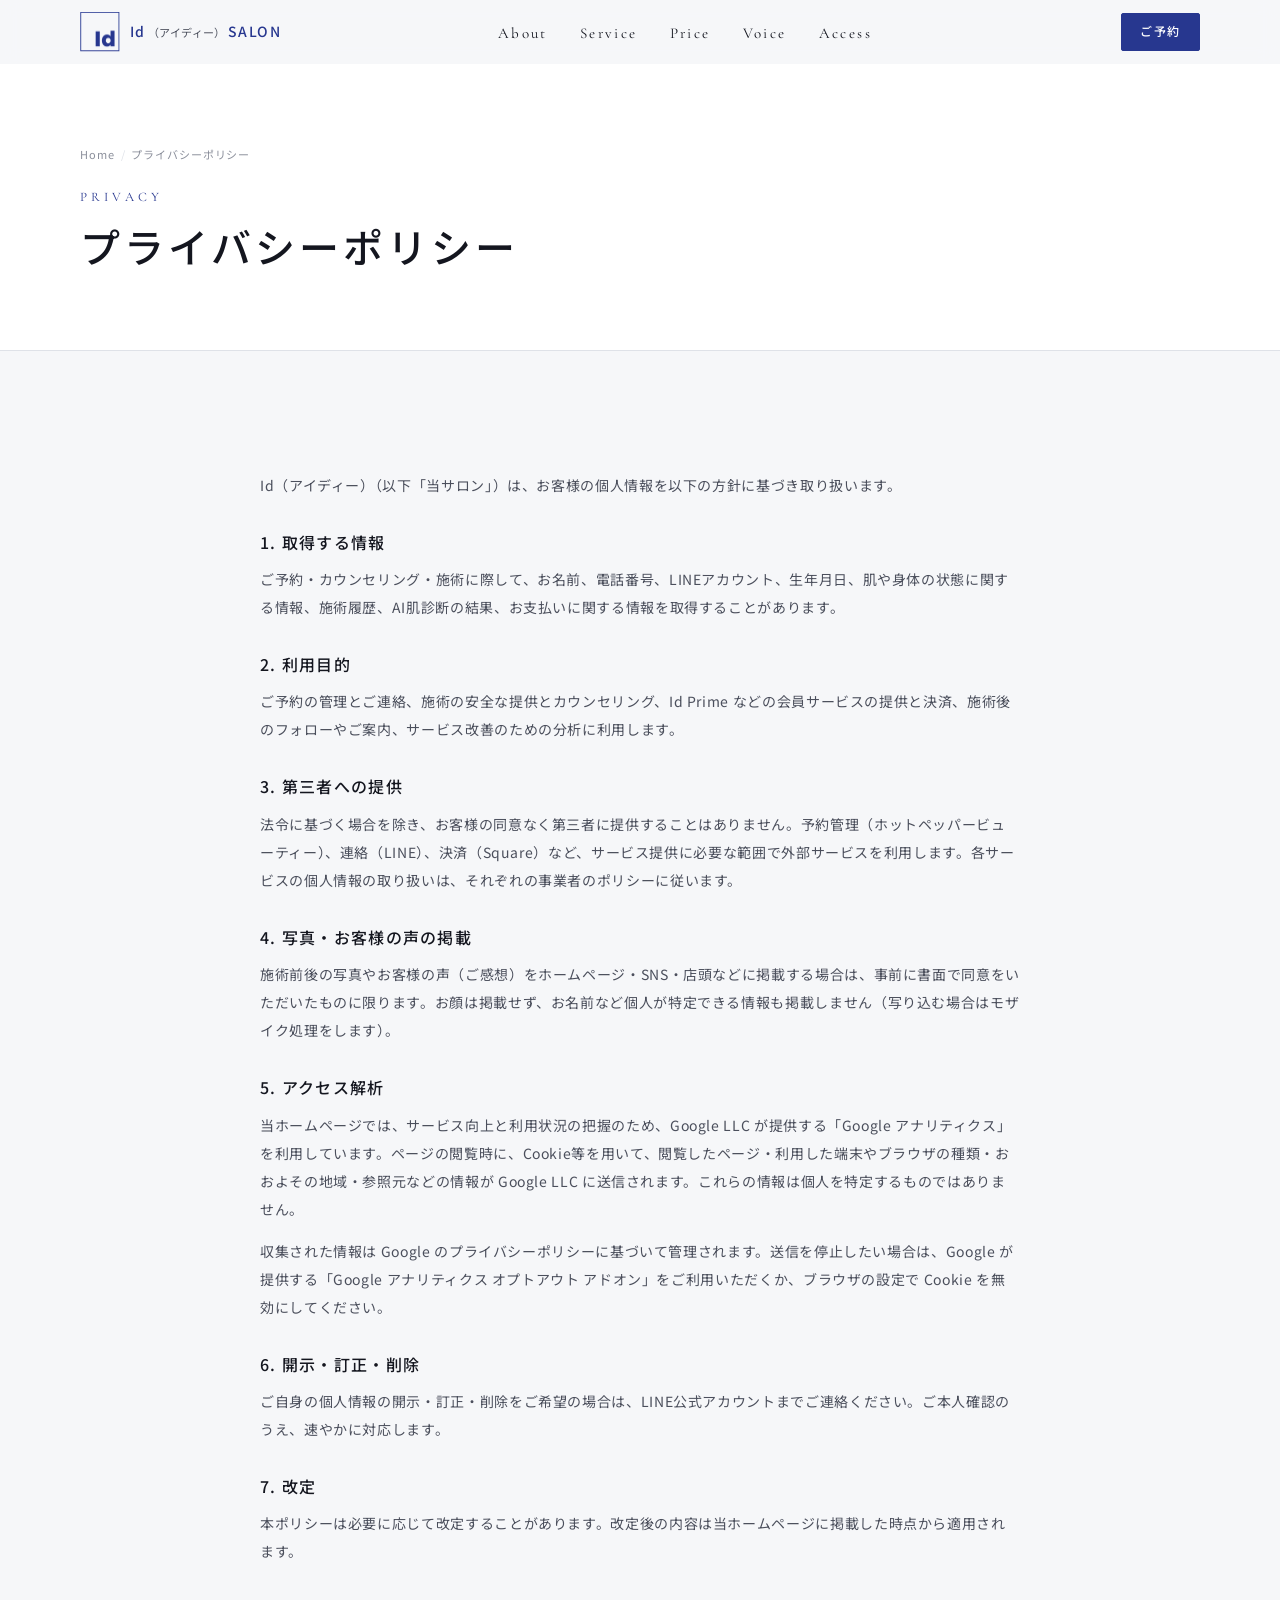
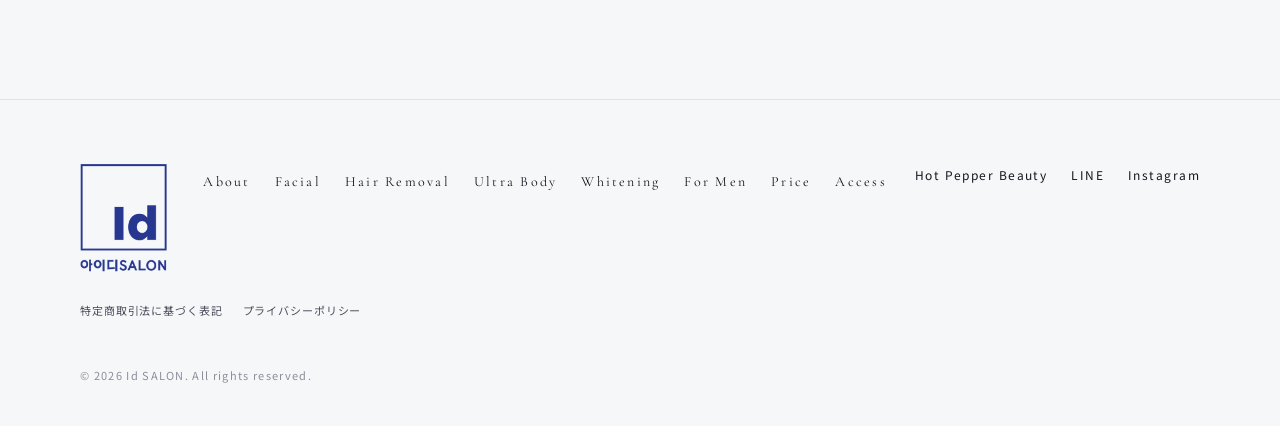
<file: privacy.html>
<!DOCTYPE html>
<html lang="ja">
<head>
  <meta name="robots" content="noindex, nofollow">
  <meta charset="UTF-8">
  <meta name="viewport" content="width=device-width, initial-scale=1.0">
  <title>プライバシーポリシー | Id（アイディー）</title>
  <meta name="description" content="Id（アイディー）のプライバシーポリシー。">
  <meta property="og:title" content="プライバシーポリシー | Id（アイディー）">
  <meta property="og:description" content="Id（アイディー）のプライバシーポリシー。">
  <meta property="og:type" content="website">
  <meta property="og:site_name" content="Id（アイディー）SALON">
  <meta property="og:locale" content="ja_JP">
  <!-- ★要変更: 公開時に SITE_URL（build.py）を本番ドメインに -->
  <meta property="og:url" content="https://example.com/privacy.html">
  <meta property="og:image" content="https://example.com/images/ogp.jpg">
  <meta name="twitter:card" content="summary_large_image">
  <link rel="canonical" href="https://example.com/privacy.html">
  <link rel="icon" type="image/png" href="images/favicon.png">
  <link rel="apple-touch-icon" href="images/favicon.png">
  <link rel="preconnect" href="https://fonts.googleapis.com">
  <link rel="preconnect" href="https://fonts.gstatic.com" crossorigin>
  <link href="https://fonts.googleapis.com/css2?family=Cormorant+Garamond:ital,wght@0,400;0,500;1,400&family=Noto+Sans+JP:wght@300;400;500;700&display=swap" rel="stylesheet">
  <link rel="stylesheet" href="css/style.css?v=80">
  <!-- 構造化データ（Google 向け店舗情報） -->
  <script type="application/ld+json">
  {
    "@context": "https://schema.org",
    "@type": "BeautySalon",
    "name": "Id（アイディー）",
    "alternateName": "Id SALON",
    "image": "https://example.com/images/ogp.jpg",
    "url": "https://example.com/",
    "address": {"@type": "PostalAddress", "postalCode": "736-0085", "addressRegion": "広島県", "addressLocality": "広島市安芸区", "streetAddress": "矢野西5-14-18 2F", "addressCountry": "JP"},
    "openingHoursSpecification": [{"@type": "OpeningHoursSpecification", "dayOfWeek": ["Monday","Tuesday","Wednesday","Thursday","Friday","Saturday","Sunday"], "opens": "11:00", "closes": "21:00"}],
    "priceRange": "¥5,000〜¥30,000",
    "paymentAccepted": "Cash, Credit Card, QR Code Payment",
    "currenciesAccepted": "JPY",
    "sameAs": ["https://beauty.hotpepper.jp/kr/slnH000694676/", "https://www.instagram.com/id_hsm/"],
    "description": "Id（アイディー）のプライバシーポリシー。"
  }
  </script>
  <!-- Google タグ（GA4・GTM-WWMXJNMN）。本番ドメインでのみ読み込む（確認用URL github.io・手元のファイルでは計測しない） -->
  <script>
    window.dataLayer = window.dataLayer || [];
    function gtag(){dataLayer.push(arguments);}
    gtag('js', new Date());
    (function(h){ if (!h || /github\.io$|^localhost$|^127\./.test(h)) return; var s = document.createElement('script'); s.async = true; s.src = 'https://www.googletagmanager.com/gtm.js?id=GTM-WWMXJNMN'; document.head.appendChild(s); })(location.hostname);
  </script>
</head>
<body>

  <!-- ===== ヘッダー（全ページ共通。変更時はすべてのHTMLを同じに） ===== -->
  <header class="header" id="header">
    <div class="header__inner">
      <a href="index.html" class="header__logo" aria-label="Id（アイディー）トップへ">
        <img src="images/logo-mark.png" alt="Id" class="header__mark" width="40" height="40">
        <span class="header__name">Id<span class="header__name-jp">（アイディー）</span>SALON</span>
      </a>
      <nav class="nav" id="nav" aria-label="メインメニュー">
        <ul class="nav__list">
          <li><a href="about.html" class="nav__link">About</a></li>
          <li><a href="index.html#service" class="nav__link">Service</a></li>
          <li><a href="price.html" class="nav__link">Price</a></li>
          <li><a href="index.html#voice" class="nav__link">Voice</a></li>
          <li><a href="index.html#access" class="nav__link">Access</a></li>
          <li><a href="index.html#reserve" class="nav__link nav__link--cta">Reserve</a></li>
        </ul>
      </nav>
      <a href="index.html#reserve" class="btn btn--small btn--primary header__cta">ご予約</a>
      <button class="menu-toggle" id="menuToggle" aria-expanded="false" aria-controls="nav" aria-label="メニューを開く">
        <span></span><span></span>
      </button>
    </div>
  </header>

  <main id="top">

    <section class="page-hero">
      <div class="container">
        <ul class="breadcrumb"><li><a href="index.html">Home</a></li><li>プライバシーポリシー</li></ul>
        <p class="page-hero__en">Privacy</p>
        <h1 class="page-hero__title">プライバシーポリシー</h1>
        <p class="page-hero__lead"></p>
        <ul class="page-hero__meta"></ul>
      </div>
    </section>

    <section class="section">
      <div class="container container--narrow legal-text">
        <p>Id（アイディー）（以下「当サロン」）は、お客様の個人情報を以下の方針に基づき取り扱います。</p>
        <h2>1. 取得する情報</h2>
        <p>ご予約・カウンセリング・施術に際して、お名前、電話番号、LINEアカウント、生年月日、肌や身体の状態に関する情報、施術履歴、AI肌診断の結果、お支払いに関する情報を取得することがあります。</p>
        <h2>2. 利用目的</h2>
        <p>ご予約の管理とご連絡、施術の安全な提供とカウンセリング、Id Prime などの会員サービスの提供と決済、施術後のフォローやご案内、サービス改善のための分析に利用します。</p>
        <h2>3. 第三者への提供</h2>
        <p>法令に基づく場合を除き、お客様の同意なく第三者に提供することはありません。予約管理（ホットペッパービューティー）、連絡（LINE）、決済（Square）など、サービス提供に必要な範囲で外部サービスを利用します。各サービスの個人情報の取り扱いは、それぞれの事業者のポリシーに従います。</p>
        <h2>4. 写真・お客様の声の掲載</h2>
        <p>施術前後の写真やお客様の声（ご感想）をホームページ・SNS・店頭などに掲載する場合は、事前に書面で同意をいただいたものに限ります。お顔は掲載せず、お名前など個人が特定できる情報も掲載しません（写り込む場合はモザイク処理をします）。</p>
        <h2>5. アクセス解析</h2>
        <p>当ホームページでは、サービス向上と利用状況の把握のため、Google LLC が提供する「Google アナリティクス」を利用しています。ページの閲覧時に、Cookie等を用いて、閲覧したページ・利用した端末やブラウザの種類・おおよその地域・参照元などの情報が Google LLC に送信されます。これらの情報は個人を特定するものではありません。</p>
        <p>収集された情報は <a href="https://policies.google.com/privacy" target="_blank" rel="noopener">Google のプライバシーポリシー</a>に基づいて管理されます。送信を停止したい場合は、Google が提供する「<a href="https://tools.google.com/dlpage/gaoptout" target="_blank" rel="noopener">Google アナリティクス オプトアウト アドオン</a>」をご利用いただくか、ブラウザの設定で Cookie を無効にしてください。</p>
        <h2>6. 開示・訂正・削除</h2>
        <p>ご自身の個人情報の開示・訂正・削除をご希望の場合は、LINE公式アカウントまでご連絡ください。ご本人確認のうえ、速やかに対応します。</p>
        <h2>7. 改定</h2>
        <p>本ポリシーは必要に応じて改定することがあります。改定後の内容は当ホームページに掲載した時点から適用されます。</p>
      </div>
    </section>

  </main>

  <!-- ===== フッター（全ページ共通） ===== -->
  <footer class="footer">
    <div class="container footer__inner">
      <div class="footer__brand">
        <img src="images/logo.png" alt="Id 아이디SALON" class="footer__logo" width="864" height="1058">
      </div>
      <ul class="footer__links">
        <li><a href="about.html">About</a></li>
        <li><a href="facial.html">Facial</a></li>
        <li><a href="hair-removal.html">Hair Removal</a></li>
        <li><a href="body.html">Ultra Body</a></li>
        <li><a href="whitening.html">Whitening</a></li>
        <li><a href="mens.html">For Men</a></li>
        <li><a href="price.html">Price</a></li>
        <li><a href="index.html#access">Access</a></li>
      </ul>
      <ul class="footer__sns">
        <li><a href="https://beauty.hotpepper.jp/kr/slnH000694676/coupon/" target="_blank" rel="noopener">Hot Pepper Beauty</a></li>
        <li><a href="https://line.me/R/ti/p/@870qfoil" target="_blank" rel="noopener">LINE</a></li>
        <li><a href="https://www.instagram.com/id_hsm/" target="_blank" rel="noopener">Instagram</a></li>
      </ul>
      <ul class="footer__legal">
        <li><a href="tokushoho.html">特定商取引法に基づく表記</a></li>
        <li><a href="privacy.html">プライバシーポリシー</a></li>
      </ul>
      <p class="footer__copy">&copy; <span id="year"></span> Id SALON. All rights reserved.</p>
    </div>
  </footer>

  <!-- ===== スマホ用 固定予約バー ===== -->
  <div class="fixed-bar" id="fixedBar">
    <a href="https://beauty.hotpepper.jp/kr/slnH000694676/coupon/" class="fixed-bar__btn fixed-bar__btn--main" target="_blank" rel="noopener">ホットペッパーで予約</a>
    <a href="https://line.me/R/ti/p/@870qfoil" class="fixed-bar__btn fixed-bar__btn--sub" target="_blank" rel="noopener">
      <svg width="18" height="18" viewBox="0 0 24 24" fill="none" stroke="currentColor" stroke-width="1.6" aria-hidden="true"><path d="M21 11.5a8.4 8.4 0 0 1-8.5 8.3c-.9 0-1.8-.1-2.6-.4L5 21l1-3.6A8.3 8.3 0 0 1 3 11.5C3 6.9 7 3.2 12 3.2s9 3.7 9 8.3z"/></svg>
      LINEで相談
    </a>
  </div>

  <script src="js/main.js?v=5"></script>
</body>
</html>
</file>
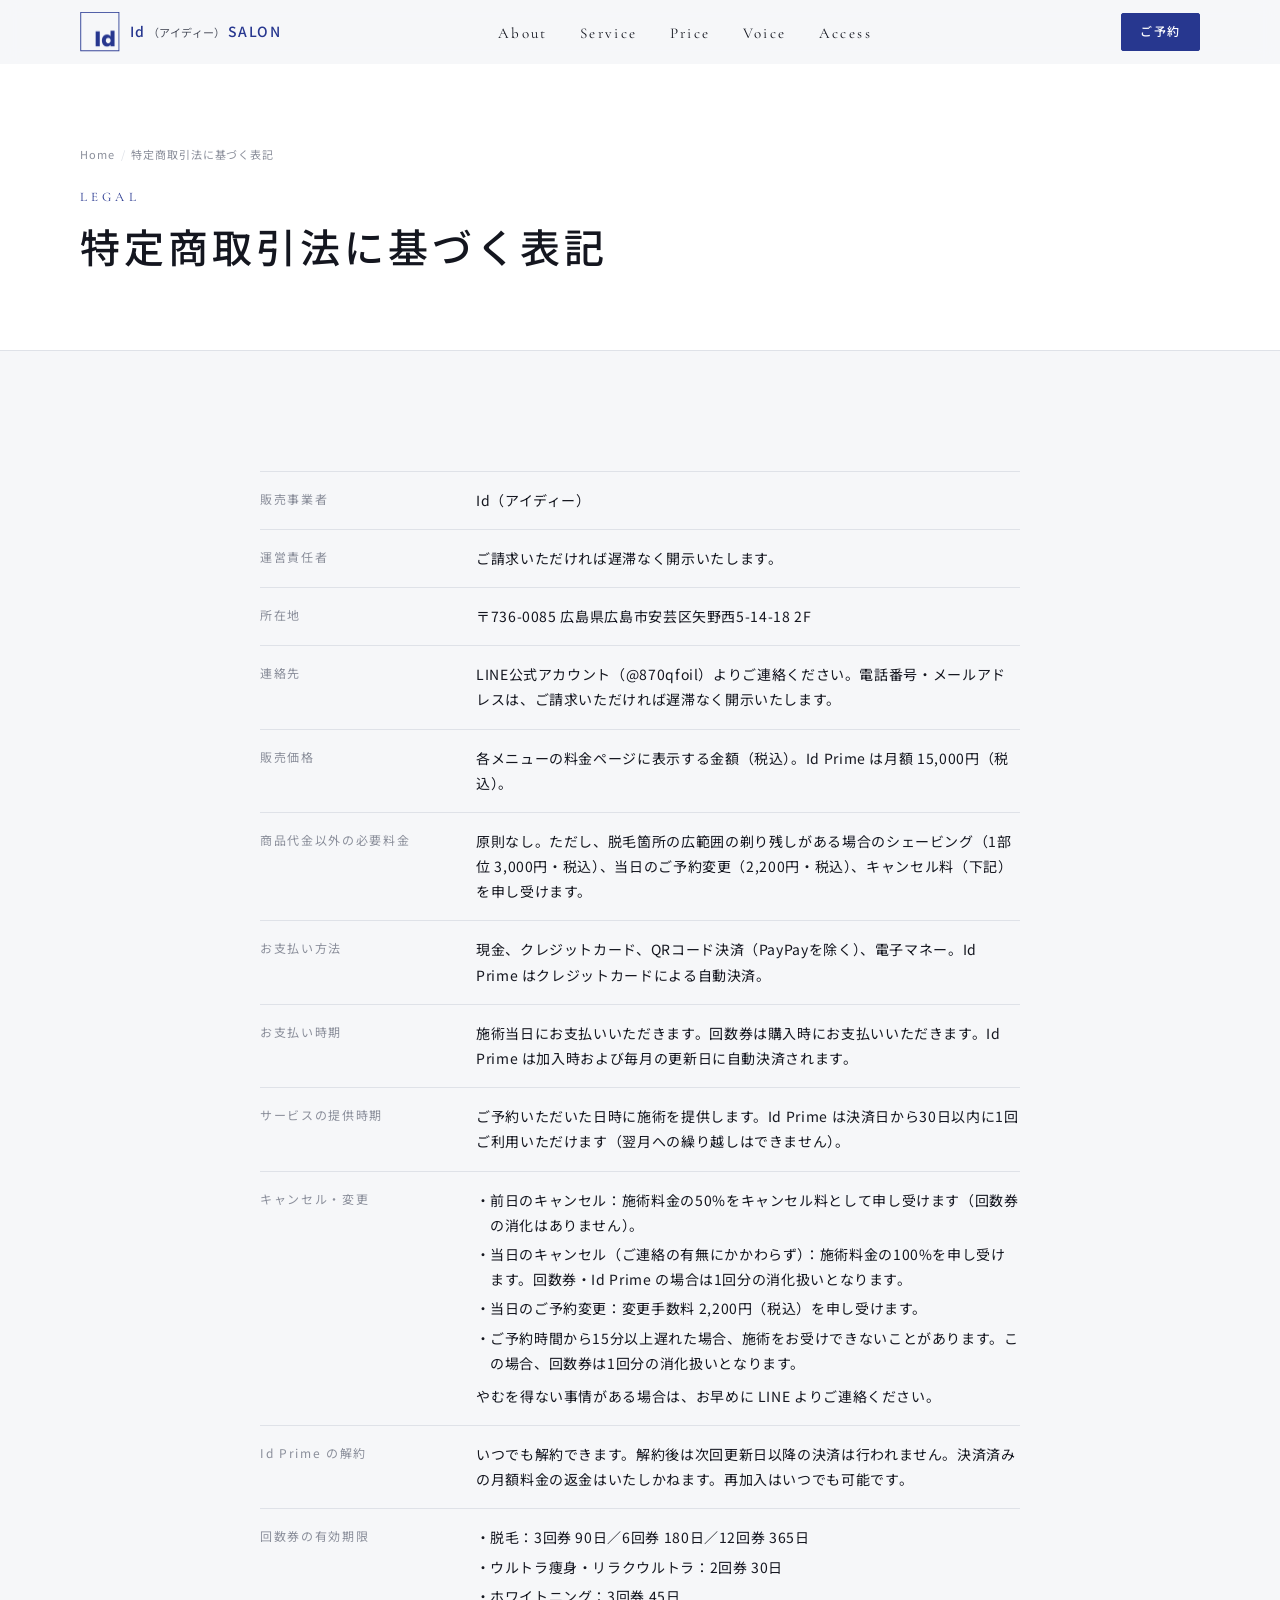
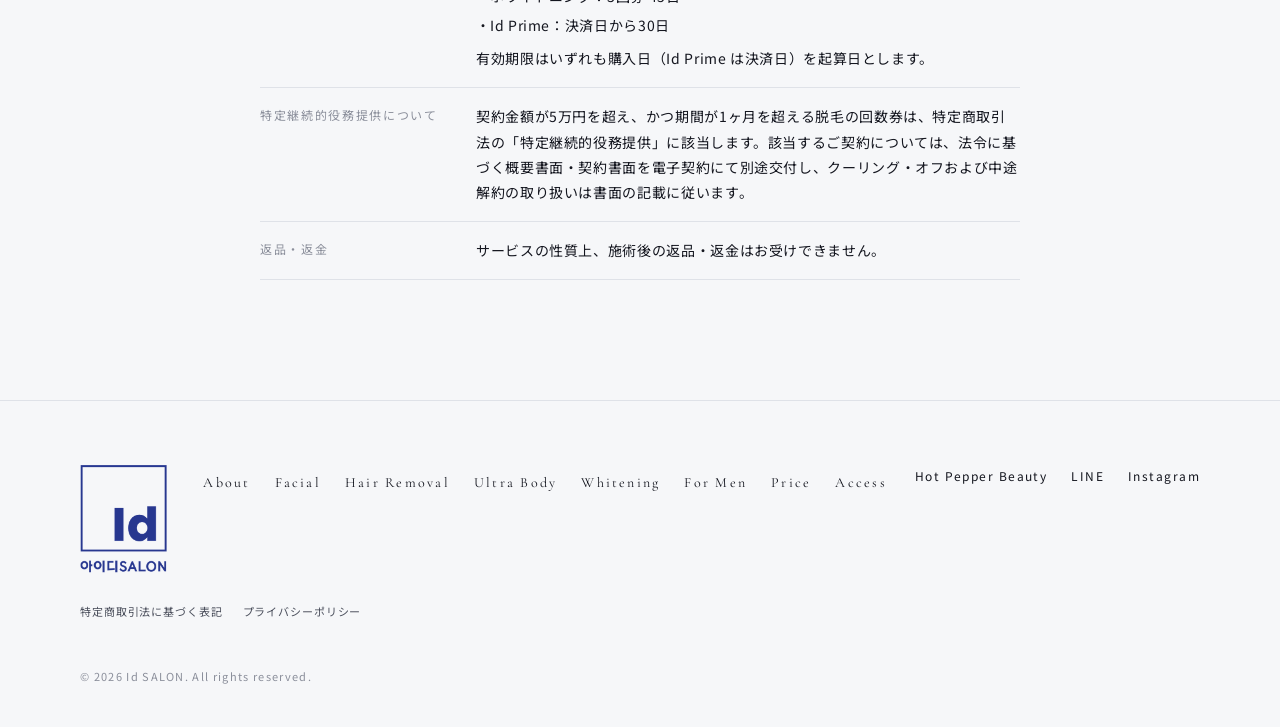
<file: tokushoho.html>
<!DOCTYPE html>
<html lang="ja">
<head>
  <meta name="robots" content="noindex, nofollow">
  <meta charset="UTF-8">
  <meta name="viewport" content="width=device-width, initial-scale=1.0">
  <title>特定商取引法に基づく表記 | Id（アイディー）</title>
  <meta name="description" content="Id（アイディー）の特定商取引法に基づく表記。">
  <meta property="og:title" content="特定商取引法に基づく表記 | Id（アイディー）">
  <meta property="og:description" content="Id（アイディー）の特定商取引法に基づく表記。">
  <meta property="og:type" content="website">
  <meta property="og:site_name" content="Id（アイディー）SALON">
  <meta property="og:locale" content="ja_JP">
  <!-- ★要変更: 公開時に SITE_URL（build.py）を本番ドメインに -->
  <meta property="og:url" content="https://example.com/tokushoho.html">
  <meta property="og:image" content="https://example.com/images/ogp.jpg">
  <meta name="twitter:card" content="summary_large_image">
  <link rel="canonical" href="https://example.com/tokushoho.html">
  <link rel="icon" type="image/png" href="images/favicon.png">
  <link rel="apple-touch-icon" href="images/favicon.png">
  <link rel="preconnect" href="https://fonts.googleapis.com">
  <link rel="preconnect" href="https://fonts.gstatic.com" crossorigin>
  <link href="https://fonts.googleapis.com/css2?family=Cormorant+Garamond:ital,wght@0,400;0,500;1,400&family=Noto+Sans+JP:wght@300;400;500;700&display=swap" rel="stylesheet">
  <link rel="stylesheet" href="css/style.css?v=80">
  <!-- 構造化データ（Google 向け店舗情報） -->
  <script type="application/ld+json">
  {
    "@context": "https://schema.org",
    "@type": "BeautySalon",
    "name": "Id（アイディー）",
    "alternateName": "Id SALON",
    "image": "https://example.com/images/ogp.jpg",
    "url": "https://example.com/",
    "address": {"@type": "PostalAddress", "postalCode": "736-0085", "addressRegion": "広島県", "addressLocality": "広島市安芸区", "streetAddress": "矢野西5-14-18 2F", "addressCountry": "JP"},
    "openingHoursSpecification": [{"@type": "OpeningHoursSpecification", "dayOfWeek": ["Monday","Tuesday","Wednesday","Thursday","Friday","Saturday","Sunday"], "opens": "11:00", "closes": "21:00"}],
    "priceRange": "¥5,000〜¥30,000",
    "paymentAccepted": "Cash, Credit Card, QR Code Payment",
    "currenciesAccepted": "JPY",
    "sameAs": ["https://beauty.hotpepper.jp/kr/slnH000694676/", "https://www.instagram.com/id_hsm/"],
    "description": "Id（アイディー）の特定商取引法に基づく表記。"
  }
  </script>
  <!-- Google タグ（GA4・GTM-WWMXJNMN）。本番ドメインでのみ読み込む（確認用URL github.io・手元のファイルでは計測しない） -->
  <script>
    window.dataLayer = window.dataLayer || [];
    function gtag(){dataLayer.push(arguments);}
    gtag('js', new Date());
    (function(h){ if (!h || /github\.io$|^localhost$|^127\./.test(h)) return; var s = document.createElement('script'); s.async = true; s.src = 'https://www.googletagmanager.com/gtm.js?id=GTM-WWMXJNMN'; document.head.appendChild(s); })(location.hostname);
  </script>
</head>
<body>

  <!-- ===== ヘッダー（全ページ共通。変更時はすべてのHTMLを同じに） ===== -->
  <header class="header" id="header">
    <div class="header__inner">
      <a href="index.html" class="header__logo" aria-label="Id（アイディー）トップへ">
        <img src="images/logo-mark.png" alt="Id" class="header__mark" width="40" height="40">
        <span class="header__name">Id<span class="header__name-jp">（アイディー）</span>SALON</span>
      </a>
      <nav class="nav" id="nav" aria-label="メインメニュー">
        <ul class="nav__list">
          <li><a href="about.html" class="nav__link">About</a></li>
          <li><a href="index.html#service" class="nav__link">Service</a></li>
          <li><a href="price.html" class="nav__link">Price</a></li>
          <li><a href="index.html#voice" class="nav__link">Voice</a></li>
          <li><a href="index.html#access" class="nav__link">Access</a></li>
          <li><a href="index.html#reserve" class="nav__link nav__link--cta">Reserve</a></li>
        </ul>
      </nav>
      <a href="index.html#reserve" class="btn btn--small btn--primary header__cta">ご予約</a>
      <button class="menu-toggle" id="menuToggle" aria-expanded="false" aria-controls="nav" aria-label="メニューを開く">
        <span></span><span></span>
      </button>
    </div>
  </header>

  <main id="top">

    <section class="page-hero">
      <div class="container">
        <ul class="breadcrumb"><li><a href="index.html">Home</a></li><li>特定商取引法に基づく表記</li></ul>
        <p class="page-hero__en">Legal</p>
        <h1 class="page-hero__title">特定商取引法に基づく表記</h1>
        <p class="page-hero__lead"></p>
        <ul class="page-hero__meta"></ul>
      </div>
    </section>

    <section class="section">
      <div class="container container--narrow">
        <dl class="legal">
          <div><dt>販売事業者</dt><dd>Id（アイディー）</dd></div>
          <div><dt>運営責任者</dt><dd>ご請求いただければ遅滞なく開示いたします。</dd></div>
          <div><dt>所在地</dt><dd>〒736-0085 広島県広島市安芸区矢野西5-14-18 2F</dd></div>
          <div><dt>連絡先</dt><dd>LINE公式アカウント（@870qfoil）よりご連絡ください。電話番号・メールアドレスは、ご請求いただければ遅滞なく開示いたします。</dd></div>
          <div><dt>販売価格</dt><dd>各メニューの料金ページに表示する金額（税込）。Id Prime は月額 15,000円（税込）。</dd></div>
          <div><dt>商品代金以外の必要料金</dt><dd>原則なし。ただし、脱毛箇所の広範囲の剃り残しがある場合のシェービング（1部位 3,000円・税込）、当日のご予約変更（2,200円・税込）、キャンセル料（下記）を申し受けます。</dd></div>
          <div><dt>お支払い方法</dt><dd>現金、クレジットカード、QRコード決済（PayPayを除く）、電子マネー。Id Prime はクレジットカードによる自動決済。</dd></div>
          <div><dt>お支払い時期</dt><dd>施術当日にお支払いいただきます。回数券は購入時にお支払いいただきます。Id Prime は加入時および毎月の更新日に自動決済されます。</dd></div>
          <div><dt>サービスの提供時期</dt><dd>ご予約いただいた日時に施術を提供します。Id Prime は決済日から30日以内に1回ご利用いただけます（翌月への繰り越しはできません）。</dd></div>
          <div><dt>キャンセル・変更</dt><dd>
            <ul class="legal__list">
              <li>前日のキャンセル：施術料金の50%をキャンセル料として申し受けます（回数券の消化はありません）。</li>
              <li>当日のキャンセル（ご連絡の有無にかかわらず）：施術料金の100%を申し受けます。回数券・Id Prime の場合は1回分の消化扱いとなります。</li>
              <li>当日のご予約変更：変更手数料 2,200円（税込）を申し受けます。</li>
              <li>ご予約時間から15分以上遅れた場合、施術をお受けできないことがあります。この場合、回数券は1回分の消化扱いとなります。</li>
            </ul>
            やむを得ない事情がある場合は、お早めに LINE よりご連絡ください。
          </dd></div>
          <div><dt>Id Prime の解約</dt><dd>いつでも解約できます。解約後は次回更新日以降の決済は行われません。決済済みの月額料金の返金はいたしかねます。再加入はいつでも可能です。</dd></div>
          <div><dt>回数券の有効期限</dt><dd>
            <ul class="legal__list">
              <li>脱毛：3回券 90日／6回券 180日／12回券 365日</li>
              <li>ウルトラ痩身・リラクウルトラ：2回券 30日</li>
              <li>ホワイトニング：3回券 45日</li>
              <li>Id Prime：決済日から30日</li>
            </ul>
            有効期限はいずれも購入日（Id Prime は決済日）を起算日とします。
          </dd></div>
          <div><dt>特定継続的役務提供について</dt><dd>契約金額が5万円を超え、かつ期間が1ヶ月を超える脱毛の回数券は、特定商取引法の「特定継続的役務提供」に該当します。該当するご契約については、法令に基づく概要書面・契約書面を電子契約にて別途交付し、クーリング・オフおよび中途解約の取り扱いは書面の記載に従います。</dd></div>
          <div><dt>返品・返金</dt><dd>サービスの性質上、施術後の返品・返金はお受けできません。</dd></div>
        </dl>
      </div>
    </section>

  </main>

  <!-- ===== フッター（全ページ共通） ===== -->
  <footer class="footer">
    <div class="container footer__inner">
      <div class="footer__brand">
        <img src="images/logo.png" alt="Id 아이디SALON" class="footer__logo" width="864" height="1058">
      </div>
      <ul class="footer__links">
        <li><a href="about.html">About</a></li>
        <li><a href="facial.html">Facial</a></li>
        <li><a href="hair-removal.html">Hair Removal</a></li>
        <li><a href="body.html">Ultra Body</a></li>
        <li><a href="whitening.html">Whitening</a></li>
        <li><a href="mens.html">For Men</a></li>
        <li><a href="price.html">Price</a></li>
        <li><a href="index.html#access">Access</a></li>
      </ul>
      <ul class="footer__sns">
        <li><a href="https://beauty.hotpepper.jp/kr/slnH000694676/coupon/" target="_blank" rel="noopener">Hot Pepper Beauty</a></li>
        <li><a href="https://line.me/R/ti/p/@870qfoil" target="_blank" rel="noopener">LINE</a></li>
        <li><a href="https://www.instagram.com/id_hsm/" target="_blank" rel="noopener">Instagram</a></li>
      </ul>
      <ul class="footer__legal">
        <li><a href="tokushoho.html">特定商取引法に基づく表記</a></li>
        <li><a href="privacy.html">プライバシーポリシー</a></li>
      </ul>
      <p class="footer__copy">&copy; <span id="year"></span> Id SALON. All rights reserved.</p>
    </div>
  </footer>

  <!-- ===== スマホ用 固定予約バー ===== -->
  <div class="fixed-bar" id="fixedBar">
    <a href="https://beauty.hotpepper.jp/kr/slnH000694676/coupon/" class="fixed-bar__btn fixed-bar__btn--main" target="_blank" rel="noopener">ホットペッパーで予約</a>
    <a href="https://line.me/R/ti/p/@870qfoil" class="fixed-bar__btn fixed-bar__btn--sub" target="_blank" rel="noopener">
      <svg width="18" height="18" viewBox="0 0 24 24" fill="none" stroke="currentColor" stroke-width="1.6" aria-hidden="true"><path d="M21 11.5a8.4 8.4 0 0 1-8.5 8.3c-.9 0-1.8-.1-2.6-.4L5 21l1-3.6A8.3 8.3 0 0 1 3 11.5C3 6.9 7 3.2 12 3.2s9 3.7 9 8.3z"/></svg>
      LINEで相談
    </a>
  </div>

  <script src="js/main.js?v=5"></script>
</body>
</html>
</file>
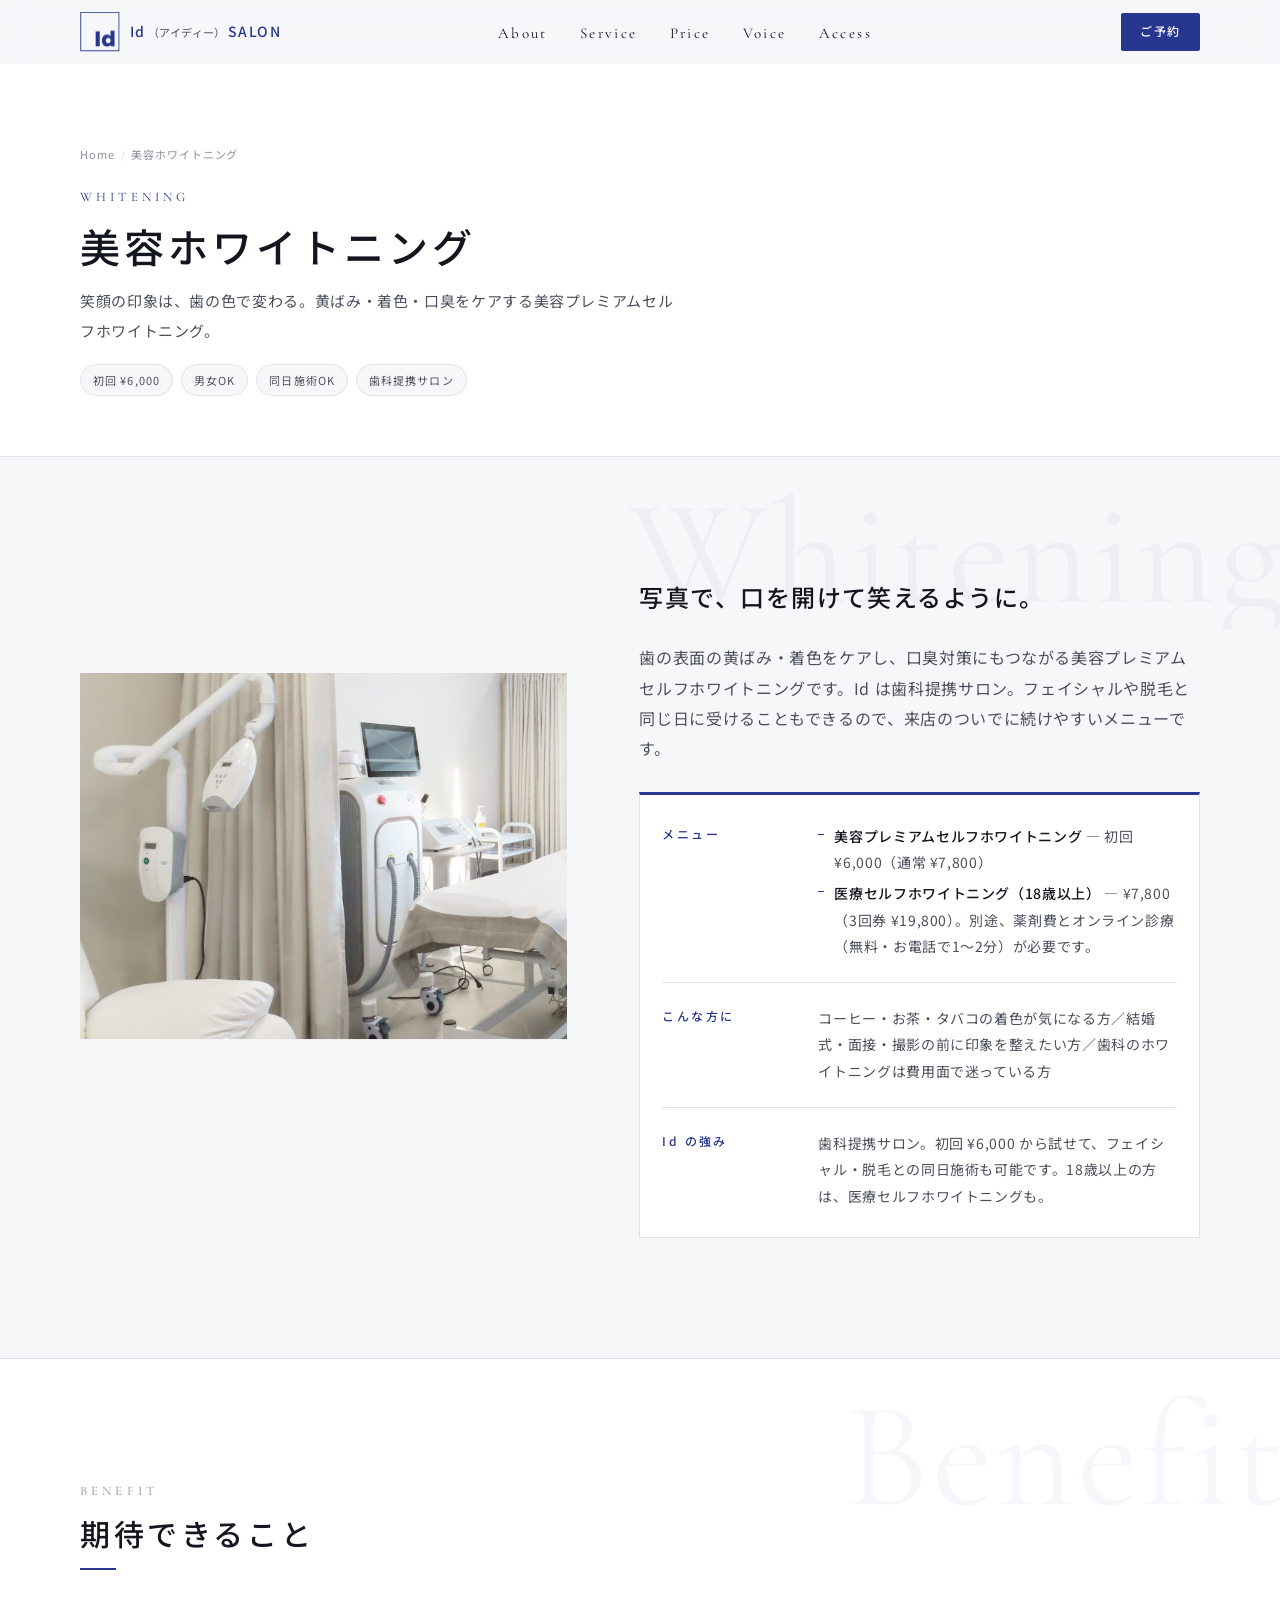
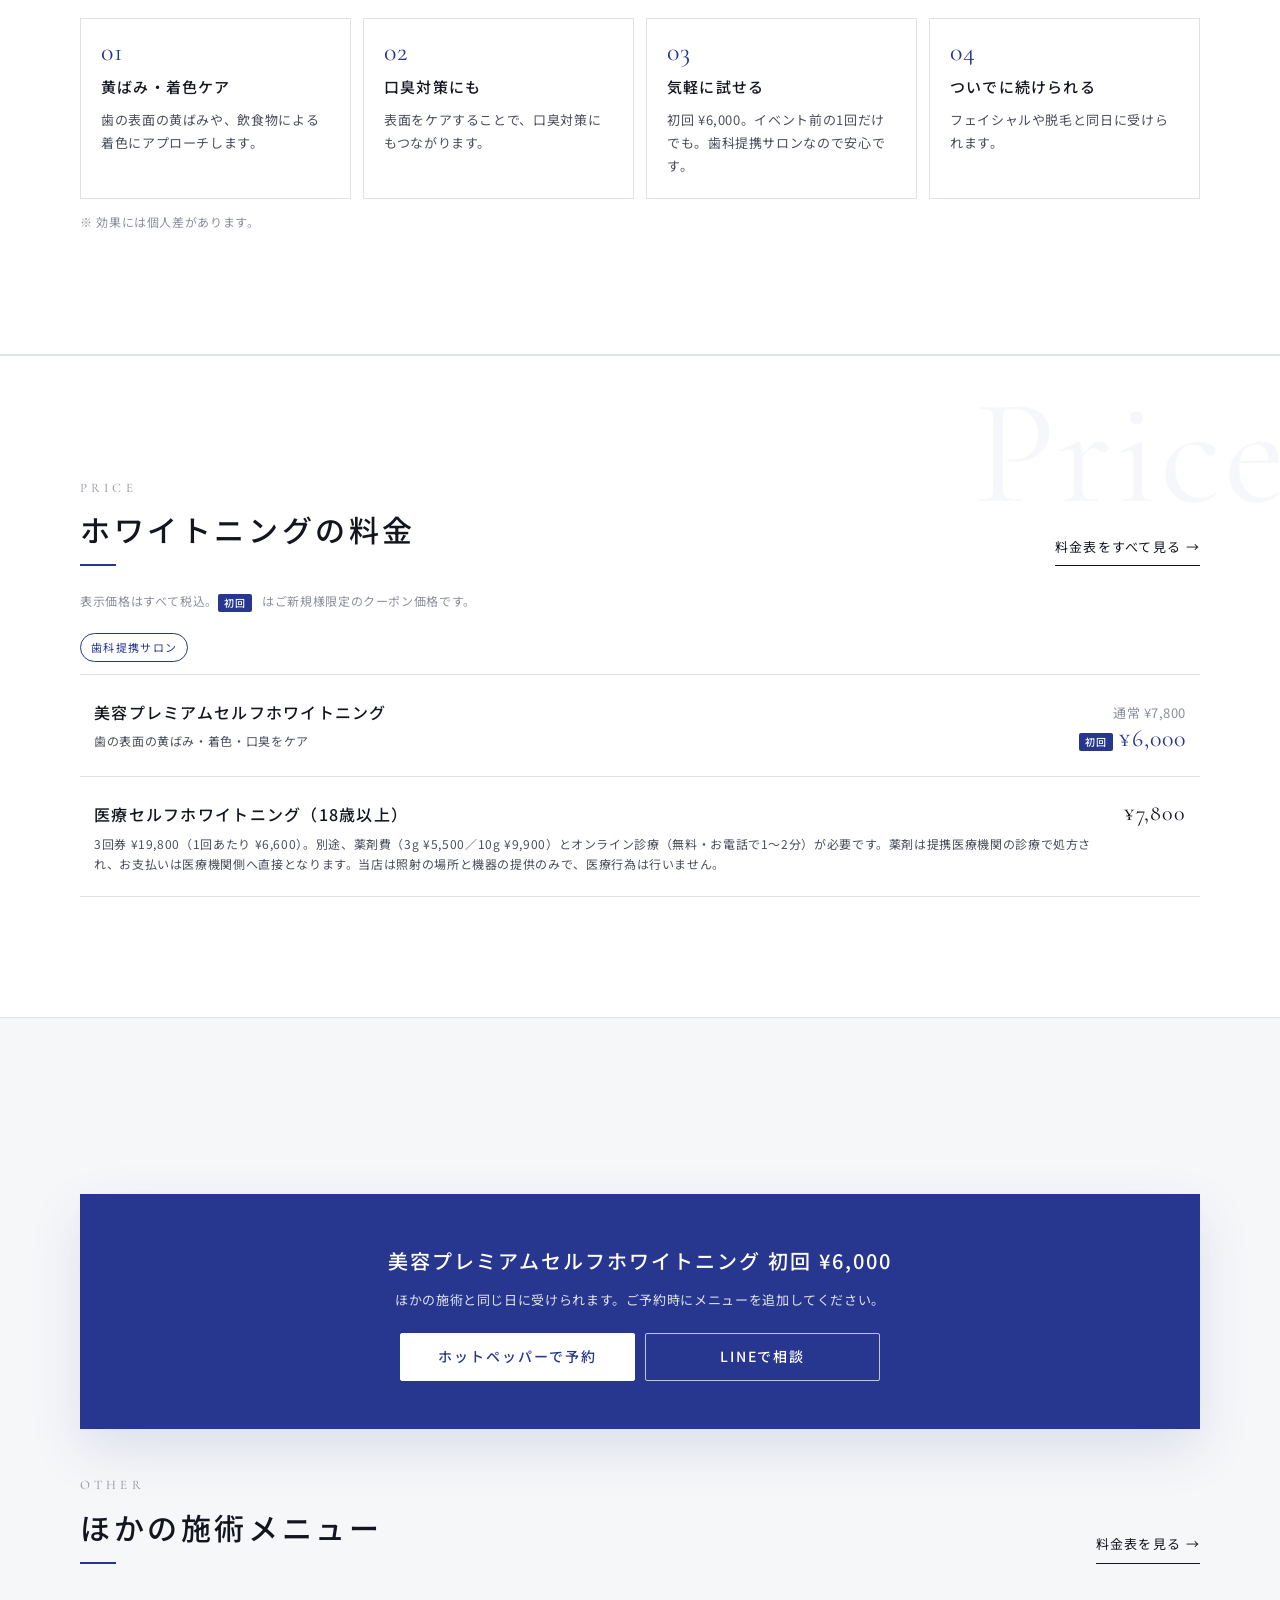
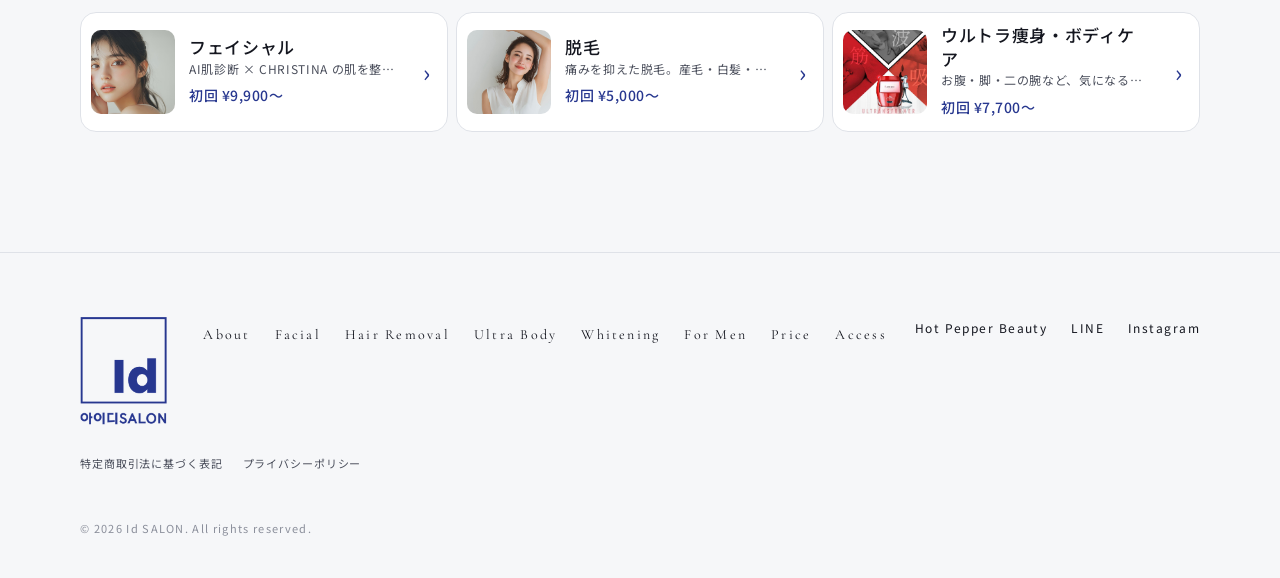
<file: whitening.html>
<!DOCTYPE html>
<html lang="ja">
<head>
  <meta name="robots" content="noindex, nofollow">
  <meta charset="UTF-8">
  <meta name="viewport" content="width=device-width, initial-scale=1.0">
  <title>美容ホワイトニング | Id（アイディー）広島市安芸区矢野</title>
  <meta name="description" content="歯科提携サロンの美容プレミアムセルフホワイトニング。歯の表面の黄ばみ・着色・口臭をケア。初回¥6,000。18歳以上の方は、医療セルフホワイトニングも。">
  <meta property="og:title" content="美容ホワイトニング | Id（アイディー）広島市安芸区矢野">
  <meta property="og:description" content="歯科提携サロンの美容プレミアムセルフホワイトニング。歯の表面の黄ばみ・着色・口臭をケア。初回¥6,000。18歳以上の方は、医療セルフホワイトニングも。">
  <meta property="og:type" content="website">
  <meta property="og:site_name" content="Id（アイディー）SALON">
  <meta property="og:locale" content="ja_JP">
  <!-- ★要変更: 公開時に SITE_URL（build.py）を本番ドメインに -->
  <meta property="og:url" content="https://example.com/whitening.html">
  <meta property="og:image" content="https://example.com/images/ogp.jpg">
  <meta name="twitter:card" content="summary_large_image">
  <link rel="canonical" href="https://example.com/whitening.html">
  <link rel="icon" type="image/png" href="images/favicon.png">
  <link rel="apple-touch-icon" href="images/favicon.png">
  <link rel="preconnect" href="https://fonts.googleapis.com">
  <link rel="preconnect" href="https://fonts.gstatic.com" crossorigin>
  <link href="https://fonts.googleapis.com/css2?family=Cormorant+Garamond:ital,wght@0,400;0,500;1,400&family=Noto+Sans+JP:wght@300;400;500;700&display=swap" rel="stylesheet">
  <link rel="stylesheet" href="css/style.css?v=80">
  <!-- 構造化データ（Google 向け店舗情報） -->
  <script type="application/ld+json">
  {
    "@context": "https://schema.org",
    "@type": "BeautySalon",
    "name": "Id（アイディー）",
    "alternateName": "Id SALON",
    "image": "https://example.com/images/ogp.jpg",
    "url": "https://example.com/",
    "address": {"@type": "PostalAddress", "postalCode": "736-0085", "addressRegion": "広島県", "addressLocality": "広島市安芸区", "streetAddress": "矢野西5-14-18 2F", "addressCountry": "JP"},
    "openingHoursSpecification": [{"@type": "OpeningHoursSpecification", "dayOfWeek": ["Monday","Tuesday","Wednesday","Thursday","Friday","Saturday","Sunday"], "opens": "11:00", "closes": "21:00"}],
    "priceRange": "¥5,000〜¥30,000",
    "paymentAccepted": "Cash, Credit Card, QR Code Payment",
    "currenciesAccepted": "JPY",
    "sameAs": ["https://beauty.hotpepper.jp/kr/slnH000694676/", "https://www.instagram.com/id_hsm/"],
    "description": "歯科提携サロンの美容プレミアムセルフホワイトニング。歯の表面の黄ばみ・着色・口臭をケア。初回¥6,000。18歳以上の方は、医療セルフホワイトニングも。"
  }
  </script>
  <!-- Google タグ（GA4・GTM-WWMXJNMN）。本番ドメインでのみ読み込む（確認用URL github.io・手元のファイルでは計測しない） -->
  <script>
    window.dataLayer = window.dataLayer || [];
    function gtag(){dataLayer.push(arguments);}
    gtag('js', new Date());
    (function(h){ if (!h || /github\.io$|^localhost$|^127\./.test(h)) return; var s = document.createElement('script'); s.async = true; s.src = 'https://www.googletagmanager.com/gtm.js?id=GTM-WWMXJNMN'; document.head.appendChild(s); })(location.hostname);
  </script>
</head>
<body>

  <!-- ===== ヘッダー（全ページ共通。変更時はすべてのHTMLを同じに） ===== -->
  <header class="header" id="header">
    <div class="header__inner">
      <a href="index.html" class="header__logo" aria-label="Id（アイディー）トップへ">
        <img src="images/logo-mark.png" alt="Id" class="header__mark" width="40" height="40">
        <span class="header__name">Id<span class="header__name-jp">（アイディー）</span>SALON</span>
      </a>
      <nav class="nav" id="nav" aria-label="メインメニュー">
        <ul class="nav__list">
          <li><a href="about.html" class="nav__link">About</a></li>
          <li><a href="index.html#service" class="nav__link">Service</a></li>
          <li><a href="price.html" class="nav__link">Price</a></li>
          <li><a href="index.html#voice" class="nav__link">Voice</a></li>
          <li><a href="index.html#access" class="nav__link">Access</a></li>
          <li><a href="index.html#reserve" class="nav__link nav__link--cta">Reserve</a></li>
        </ul>
      </nav>
      <a href="index.html#reserve" class="btn btn--small btn--primary header__cta">ご予約</a>
      <button class="menu-toggle" id="menuToggle" aria-expanded="false" aria-controls="nav" aria-label="メニューを開く">
        <span></span><span></span>
      </button>
    </div>
  </header>

  <main id="top">

    <section class="page-hero">
      <div class="container">
        <ul class="breadcrumb"><li><a href="index.html">Home</a></li><li>美容ホワイトニング</li></ul>
        <p class="page-hero__en">Whitening</p>
        <h1 class="page-hero__title">美容ホワイトニング</h1>
        <p class="page-hero__lead">笑顔の印象は、歯の色で変わる。黄ばみ・着色・口臭をケアする美容プレミアムセルフホワイトニング。</p>
        <ul class="page-hero__meta"><li>初回 ¥6,000</li><li>男女OK</li><li>同日施術OK</li><li>歯科提携サロン</li></ul>
      </div>
    </section>

    <section class="section svc-intro"><span class="section__wm" aria-hidden="true">Whitening</span>
      <div class="container">
        <div class="detail">
          <div class="detail__media">
            <img src="images/svc-white.jpg" alt="ホワイトニング用のライトとチェア" class="detail__img" width="1400" height="1050">
          </div>
          <div class="detail__body">
            <p class="detail__catch">写真で、口を開けて笑えるように。</p>
            <p>歯の表面の黄ばみ・着色をケアし、口臭対策にもつながる美容プレミアムセルフホワイトニングです。Id は歯科提携サロン。フェイシャルや脱毛と同じ日に受けることもできるので、来店のついでに続けやすいメニューです。</p>
            <dl class="points">
              
              <div><dt>メニュー</dt><dd><ul><li><strong>美容プレミアムセルフホワイトニング</strong> ― 初回 ¥6,000（通常 ¥7,800）</li><li><strong>医療セルフホワイトニング（18歳以上）</strong> ― ¥7,800（3回券 ¥19,800）。別途、薬剤費とオンライン診療（無料・お電話で1〜2分）が必要です。</li></ul></dd></div>
              <div><dt>こんな方に</dt><dd>コーヒー・お茶・タバコの着色が気になる方／結婚式・面接・撮影の前に印象を整えたい方／歯科のホワイトニングは費用面で迷っている方</dd></div>
              <div><dt>Id の強み</dt><dd>歯科提携サロン。初回 ¥6,000 から試せて、フェイシャル・脱毛との同日施術も可能です。18歳以上の方は、医療セルフホワイトニングも。</dd></div>
            </dl>
            
          </div>
        </div>
      </div>
    </section>

    <section class="section section--surface"><span class="section__wm" aria-hidden="true">Benefit</span>
      <div class="container">
        <div class="sec-row"><div class="section__head"><p class="section__en">Benefit</p><h2 class="section__title">期待できること</h2></div></div>
        <ol class="steps steps--4">
            <li class="step"><span class="step__num">01</span><h3>黄ばみ・着色ケア</h3><p>歯の表面の黄ばみや、飲食物による着色にアプローチします。</p></li>
            <li class="step"><span class="step__num">02</span><h3>口臭対策にも</h3><p>表面をケアすることで、口臭対策にもつながります。</p></li>
            <li class="step"><span class="step__num">03</span><h3>気軽に試せる</h3><p>初回 ¥6,000。イベント前の1回だけでも。歯科提携サロンなので安心です。</p></li>
            <li class="step"><span class="step__num">04</span><h3>ついでに続けられる</h3><p>フェイシャルや脱毛と同日に受けられます。</p></li>
        </ol>
        <p class="section__note" style="margin-top:12px">※ 効果には個人差があります。</p>
      </div>
    </section>

    

    <section class="section section--surface section--price"><span class="section__wm" aria-hidden="true">Price</span>
      <div class="container">

        <div class="detail-price">
          <div class="sec-row">
            <div class="section__head"><p class="section__en">Price</p><h2 class="section__title">ホワイトニングの料金</h2></div>
            <a href="price.html" class="link-arrow">料金表をすべて見る</a>
          </div>
          <p class="section__note" style="margin:-24px 0 20px">表示価格はすべて税込。<span class="badge">初回</span> はご新規様限定のクーポン価格です。</p>
          <p class="menu__group-note"><span class="dental-badge">歯科提携サロン</span></p>
          <dl class="menu__list">
            <div class="menu__item">
              <dt><span class="menu__name">美容プレミアムセルフホワイトニング</span><span class="menu__desc">歯の表面の黄ばみ・着色・口臭をケア</span></dt>
              <dd><span class="menu__price"><span class="price-reg">通常 ¥7,800</span></span><span class="menu__coupon"><span class="badge">初回</span>¥6,000</span></dd>
            </div>
            <div class="menu__item">
              <dt><span class="menu__name">医療セルフホワイトニング（18歳以上）</span><span class="menu__desc">3回券 ¥19,800（1回あたり ¥6,600）。別途、薬剤費（3g ¥5,500／10g ¥9,900）とオンライン診療（無料・お電話で1〜2分）が必要です。薬剤は提携医療機関の診療で処方され、お支払いは医療機関側へ直接となります。当店は照射の場所と機器の提供のみで、医療行為は行いません。</span></dt>
              <dd><span class="menu__price">¥7,800</span></dd>
            </div>
          </dl>
        </div>

      </div>
    </section>

    <section class="section ">
      <div class="container">
        
        <div class="cta-band">
          <p class="cta-band__title">美容プレミアムセルフホワイトニング 初回 ¥6,000</p>
          <p class="cta-band__text">ほかの施術と同じ日に受けられます。ご予約時にメニューを追加してください。</p>
          <div class="cta-band__btns">
            <a href="https://beauty.hotpepper.jp/kr/slnH000694676/coupon/" class="btn btn--white" target="_blank" rel="noopener">ホットペッパーで予約</a>
            <a href="https://line.me/R/ti/p/@870qfoil" class="btn btn--outline-white" target="_blank" rel="noopener">LINEで相談</a>
          </div>
        </div>

        
        <div class="other-svc">
          <div class="sec-row">
            <div class="section__head"><p class="section__en">Other</p><h2 class="section__title">ほかの施術メニュー</h2></div>
            <a href="price.html" class="link-arrow">料金表を見る</a>
          </div>
          <div class="pcards">
          <a href="facial.html" class="pcard">
            <img src="images/model-facial-card.jpg" alt="" class="pcard__img" loading="lazy">
            <div class="pcard__body">
              <p class="pcard__en">Facial</p>
              <p class="pcard__title">フェイシャル</p>
              <p class="pcard__desc">AI肌診断 × CHRISTINA の肌を整えるケア／会員プラン Id Prime</p>
              <span class="pcard__price">初回 ¥9,900〜</span>
            </div>
            <span class="pcard__arrow" aria-hidden="true">›</span>
          </a>
          <a href="hair-removal.html" class="pcard">
            <img src="images/model-hair-card.jpg" alt="" class="pcard__img" loading="lazy">
            <div class="pcard__body">
              <p class="pcard__en">Hair Removal</p>
              <p class="pcard__title">脱毛</p>
              <p class="pcard__desc">痛みを抑えた脱毛。産毛・白髪・濃い毛にも</p>
              <span class="pcard__price">初回 ¥5,000〜</span>
            </div>
            <span class="pcard__arrow" aria-hidden="true">›</span>
          </a>
          <a href="body.html" class="pcard">
            <img src="images/ultra-card.jpg" alt="" class="pcard__img" loading="lazy">
            <div class="pcard__body">
              <p class="pcard__en">Ultra Body</p>
              <p class="pcard__title">ウルトラ痩身・ボディケア</p>
              <p class="pcard__desc">お腹・脚・二の腕など、気になる部分を集中ケア</p>
              <span class="pcard__price">初回 ¥7,700〜</span>
            </div>
            <span class="pcard__arrow" aria-hidden="true">›</span>
          </a>
          </div>
        </div>

      </div>
    </section>

  </main>

  <!-- ===== フッター（全ページ共通） ===== -->
  <footer class="footer">
    <div class="container footer__inner">
      <div class="footer__brand">
        <img src="images/logo.png" alt="Id 아이디SALON" class="footer__logo" width="864" height="1058">
      </div>
      <ul class="footer__links">
        <li><a href="about.html">About</a></li>
        <li><a href="facial.html">Facial</a></li>
        <li><a href="hair-removal.html">Hair Removal</a></li>
        <li><a href="body.html">Ultra Body</a></li>
        <li><a href="whitening.html">Whitening</a></li>
        <li><a href="mens.html">For Men</a></li>
        <li><a href="price.html">Price</a></li>
        <li><a href="index.html#access">Access</a></li>
      </ul>
      <ul class="footer__sns">
        <li><a href="https://beauty.hotpepper.jp/kr/slnH000694676/coupon/" target="_blank" rel="noopener">Hot Pepper Beauty</a></li>
        <li><a href="https://line.me/R/ti/p/@870qfoil" target="_blank" rel="noopener">LINE</a></li>
        <li><a href="https://www.instagram.com/id_hsm/" target="_blank" rel="noopener">Instagram</a></li>
      </ul>
      <ul class="footer__legal">
        <li><a href="tokushoho.html">特定商取引法に基づく表記</a></li>
        <li><a href="privacy.html">プライバシーポリシー</a></li>
      </ul>
      <p class="footer__copy">&copy; <span id="year"></span> Id SALON. All rights reserved.</p>
    </div>
  </footer>

  <!-- ===== スマホ用 固定予約バー ===== -->
  <div class="fixed-bar" id="fixedBar">
    <a href="https://beauty.hotpepper.jp/kr/slnH000694676/coupon/" class="fixed-bar__btn fixed-bar__btn--main" target="_blank" rel="noopener">ホットペッパーで予約</a>
    <a href="https://line.me/R/ti/p/@870qfoil" class="fixed-bar__btn fixed-bar__btn--sub" target="_blank" rel="noopener">
      <svg width="18" height="18" viewBox="0 0 24 24" fill="none" stroke="currentColor" stroke-width="1.6" aria-hidden="true"><path d="M21 11.5a8.4 8.4 0 0 1-8.5 8.3c-.9 0-1.8-.1-2.6-.4L5 21l1-3.6A8.3 8.3 0 0 1 3 11.5C3 6.9 7 3.2 12 3.2s9 3.7 9 8.3z"/></svg>
      LINEで相談
    </a>
  </div>

  <script src="js/main.js?v=5"></script>
</body>
</html>
</file>
<file: css/style.css>
/* =========================================================
   Id | Salon Official Site  -  style.css
   テーマ: モダン・ミニマル（ブランドブルー #27378f / 白 / グレー）
   色味は下の :root の変数を変えるだけで全体に反映されます。
   ========================================================= */

:root {
  /* ★色の調整はここ */
  --c-bg: #f6f7f9;          /* ページ背景（わずかに青みのある白） */
  --c-surface: #ffffff;     /* カード等の面 */
  --c-ink: #14161f;         /* 基本の文字色 */
  --c-ink-2: #4b4f5c;       /* 補助テキスト */
  --c-ink-3: #8b8f9b;       /* 薄いテキスト */
  --c-line: #dfe2e8;        /* 罫線 */
  --c-brand: #27378f;       /* ブランドブルー（ロゴの色） */
  --c-brand-dark: #1d2a6e;  /* 濃いブルー（ホバー・予約セクション） */
  --c-accent: var(--c-brand);      /* ボタン等のアクセント */
  --c-accent-ink: #ffffff;  /* アクセント上の文字色 */

  --font-jp: "Noto Sans JP", "Hiragino Kaku Gothic ProN", "Hiragino Sans", "Yu Gothic", Meiryo, sans-serif;
  --font-serif: "Cormorant Garamond", "Noto Serif JP", "Hiragino Mincho ProN", "Yu Mincho", Georgia, serif;

  --w-container: 1120px;
  --gutter: 20px;
  --header-h: 64px;
  --radius: 2px;
  --ease: cubic-bezier(.2,.7,.2,1);
}

/* ---------- Reset ---------- */
*, *::before, *::after { box-sizing: border-box; }
html { scroll-behavior: smooth; -webkit-text-size-adjust: 100%; }
body {
  margin: 0;
  font-family: var(--font-jp);
  font-weight: 400;
  font-size: 15px;
  line-height: 1.9;
  letter-spacing: .04em;
  color: var(--c-ink);
  background: var(--c-bg);
  -webkit-font-smoothing: antialiased;
  padding-bottom: 68px; /* スマホ固定バーのぶん */
}
img { max-width: 100%; height: auto; display: block; }
a { color: inherit; text-decoration: none; }
ul, ol { list-style: none; margin: 0; padding: 0; }
h1, h2, h3, p, dl, dd { margin: 0; }
button { font: inherit; color: inherit; background: none; border: 0; padding: 0; cursor: pointer; }

.container {
  width: min(100% - var(--gutter) * 2, var(--w-container));
  margin-inline: auto;
}
.sp-only { display: inline; }
@media (min-width: 768px) {
  .sp-only { display: none; }
  body { font-size: 16px; padding-bottom: 0; }
}

/* ---------- 未提供（仮表示）のスタイル ----------
   .tbd が付いた要素は「まだ決まっていない」箇所。
   本番情報に差し替えたら class="tbd" を外すと通常表示になります。 */
.tbd {
  color: #9a6b2f;
  background: rgba(214, 160, 84, .10);
  border-bottom: 1px dashed rgba(154, 107, 47, .55);
  padding: 0 .15em;
  border-radius: 2px;
  width: fit-content;   /* ブロック要素でも文字幅にフィット */
  max-width: 100%;
}
a.tbd { color: #9a6b2f; }

/* ---------- 写真プレースホルダー ---------- */
.ph {
  position: relative;
  width: 100%;
  height: 100%;
  min-height: 160px;
  display: grid;
  place-items: center;
  background:
    repeating-linear-gradient(135deg, transparent 0 14px, rgba(0,0,0,.035) 14px 15px),
    linear-gradient(160deg, #e8eaef, #d8dbe3);
  border: 1px solid var(--c-line);
  color: var(--c-ink-3);
  text-align: center;
  font-size: 12px;
  letter-spacing: .12em;
  line-height: 1.6;
}
.ph__label small { font-size: 10px; letter-spacing: .1em; opacity: .8; }
.ph--square { aspect-ratio: 4 / 5; }
.ph--map { aspect-ratio: 4 / 3; min-height: 260px; }

/* ---------- ロゴ ---------- */
.header__logo { display: inline-flex; align-items: center; gap: 10px; }
.header__mark { width: 40px; height: 40px; }
.header__name {
  font-size: 13px; font-weight: 500; letter-spacing: .18em; color: var(--c-brand); line-height: 1.2;
  display: flex; flex-direction: column;
}
.header__name small { font-size: 9px; letter-spacing: .3em; font-weight: 400; color: var(--c-ink-3); }
.sr-only { position: absolute; width: 1px; height: 1px; overflow: hidden; clip: rect(0 0 0 0); white-space: nowrap; }
.pc-only { display: none; }
@media (min-width: 900px) { .pc-only { display: inline; } }

/* ---------- ボタン ---------- */
.btn {
  display: inline-flex;
  flex-direction: column;
  align-items: center;
  justify-content: center;
  gap: 2px;
  min-height: 48px;
  padding: 12px 28px;
  border: 1px solid var(--c-accent);
  border-radius: var(--radius);
  font-size: 14px;
  font-weight: 500;
  letter-spacing: .14em;
  line-height: 1.4;
  text-align: center;
  transition: background .25s var(--ease), color .25s var(--ease), transform .25s var(--ease), opacity .25s;
}
.btn:hover { transform: translateY(-1px); }
.btn--primary { background: var(--c-accent); color: var(--c-accent-ink); }
.btn--primary:hover { background: var(--c-brand-dark); border-color: var(--c-brand-dark); }
.btn--ghost { background: transparent; color: var(--c-ink); }
.btn--ghost:hover { background: var(--c-brand); border-color: var(--c-brand); color: #fff; }
.btn--small { min-height: 38px; padding: 8px 18px; font-size: 12px; }
.btn--lg { min-height: 64px; padding: 14px 32px; width: 100%; }
.btn--white { background: #fff; color: var(--c-brand); border-color: #fff; }
.btn--white:hover { background: #eef0f6; }
.btn--outline-white { background: transparent; color: #fff; border-color: rgba(255,255,255,.7); }
.btn--outline-white:hover { background: rgba(255,255,255,.1); border-color: #fff; }
.btn__label { font-size: 15px; }
.btn__sub { font-size: 11px; letter-spacing: .06em; font-weight: 400; opacity: .9; }
.btn--outline-white .btn__sub.tbd { color: #f1d3a4; background: rgba(255,255,255,.06); border-color: rgba(241,211,164,.6); }

.link-arrow { font-size: 13px; letter-spacing: .1em; border-bottom: 1px solid currentColor; }
.link-arrow::after { content: " →"; }

/* ---------- ヘッダー ---------- */
.header {
  position: fixed;
  inset: 0 0 auto 0;
  z-index: 100;
  height: var(--header-h);
  background: rgba(246, 247, 249, .85);
  backdrop-filter: blur(10px);
  -webkit-backdrop-filter: blur(10px);
  border-bottom: 1px solid transparent;
  transition: border-color .3s, background .3s;
}
.header.is-scrolled { border-bottom-color: var(--c-line); background: rgba(246,247,249,.95); }
.header__inner {
  height: 100%;
  width: min(100% - var(--gutter) * 2, var(--w-container));
  margin-inline: auto;
  display: flex;
  align-items: center;
  justify-content: space-between;
  gap: 16px;
}
.header__logo { display: inline-flex; align-items: center; }
.header__cta { display: none; }

.nav__list { display: flex; gap: 32px; }
.nav__link {
  font-family: var(--font-serif);
  font-size: 15px;
  letter-spacing: .16em;
  position: relative;
  padding: 4px 0;
}
.nav__link::after {
  content: ""; position: absolute; left: 0; bottom: 0; height: 1px; width: 100%;
  background: currentColor; transform: scaleX(0); transform-origin: right;
  transition: transform .3s var(--ease);
}
.nav__link:hover::after { transform: scaleX(1); transform-origin: left; }

/* ハンバーガー */
.menu-toggle {
  width: 44px; height: 44px; display: grid; place-items: center; margin-right: -10px;
}
.menu-toggle span {
  display: block; width: 24px; height: 1px; background: var(--c-ink);
  transition: transform .3s var(--ease), opacity .3s;
  grid-area: 1 / 1;
}
.menu-toggle span:first-child { transform: translateY(-4px); }
.menu-toggle span:last-child { transform: translateY(4px); }
.menu-toggle[aria-expanded="true"] span:first-child { transform: rotate(45deg); }
.menu-toggle[aria-expanded="true"] span:last-child { transform: rotate(-45deg); }

@media (max-width: 899px) {
  .nav {
    /* ヘッダーの backdrop-filter が包含ブロックになるため、位置と高さを明示 */
    position: fixed;
    top: 100%; left: 0; right: 0;
    height: calc(100vh - var(--header-h));
    height: calc(100dvh - var(--header-h));
    overflow-y: auto;
    background: var(--c-bg);
    padding: 40px var(--gutter) 100px;
    transform: translateX(100%);
    opacity: 0;
    transition: transform .4s var(--ease), opacity .3s;
    z-index: 90;
  }
  .nav.is-open { transform: translateX(0); opacity: 1; }
  .nav__list { flex-direction: column; gap: 0; }
  .nav__list li { border-bottom: 1px solid var(--c-line); }
  .nav__link { display: block; padding: 18px 0; font-size: 22px; }
  .nav__link::after { display: none; }
  .nav__link--cta { color: var(--c-ink); }
}
@media (min-width: 900px) {
  .menu-toggle { display: none; }
  .header__cta { display: inline-flex; }
  .nav__link--cta { display: none; }
}

/* ---------- ヒーロー ---------- */
.hero {
  position: relative;
  padding-top: var(--header-h);
  min-height: 100svh;
  display: grid;
  grid-template-rows: auto 1fr;
}
.hero__media { height: 46svh; min-height: 260px; }
.ph--hero { min-height: 100%; border: 0; border-bottom: 1px solid var(--c-line); }
.hero__body {
  padding: 36px var(--gutter) 72px;
  display: flex; flex-direction: column; justify-content: center;
}
.hero__eyebrow {
  font-family: var(--font-serif);
  font-size: 11px; letter-spacing: .18em; text-transform: uppercase; color: var(--c-brand);
  margin-bottom: 18px;
}
@media (min-width: 900px) { .hero__eyebrow { font-size: 13px; letter-spacing: .22em; } }
.hero__title { line-height: 0; margin-bottom: 26px; }
.hero__logo { width: clamp(150px, 42vw, 220px); height: auto; }
.hero__img { width: 100%; height: 100%; object-fit: cover; }
.hero__place { font-size: 12px; letter-spacing: .1em; color: var(--c-ink-3); margin: -14px 0 26px; }
.hero__copy {
  font-size: 14px; line-height: 2; color: var(--c-ink-2); margin-bottom: 28px; max-width: 34em;
}
.hero__actions { display: flex; flex-direction: column; gap: 12px; }
.hero__actions .btn { width: 100%; }
.hero__scroll {
  position: absolute; right: var(--gutter); bottom: 22px;
  font-family: var(--font-serif); font-size: 12px; letter-spacing: .3em;
  writing-mode: vertical-rl; color: var(--c-ink-3);
  display: none;
}
.hero__scroll::after {
  content: ""; display: block; width: 1px; height: 40px; background: var(--c-ink-3); margin-top: 8px;
  animation: scrollLine 2s infinite;
}
@keyframes scrollLine { 0% { transform: scaleY(0); transform-origin: top; } 50% { transform: scaleY(1); transform-origin: top; } 51% { transform-origin: bottom; } 100% { transform: scaleY(0); transform-origin: bottom; } }

@media (min-width: 900px) {
  .hero__logo { width: clamp(200px, 20vw, 260px); }
  .hero { grid-template-rows: none; grid-template-columns: 1fr 1fr; padding-top: var(--header-h); }
  .hero__media { height: auto; order: 2; }
  .ph--hero { border-bottom: 0; border-left: 1px solid var(--c-line); }
  .hero__body {
    order: 1;
    padding: 60px clamp(24px, 6vw, 96px) 80px;
  }
  .hero__copy { font-size: 15px; }
  .hero__actions { flex-direction: row; }
  .hero__actions .btn { width: auto; min-width: 200px; }
  .hero__scroll { display: block; }
}

/* ---------- セクション共通 ---------- */
.section { padding: 72px 0; }
@media (min-width: 900px) { .section { padding: 120px 0; } }

.section__head { margin-bottom: 40px; }
.section__en {
  font-family: var(--font-serif);
  font-size: 13px; letter-spacing: .32em; text-transform: uppercase; color: var(--c-ink-3);
  margin-bottom: 8px;
}
.section__en--light { color: rgba(255,255,255,.6); }
.section__title {
  font-size: 24px; font-weight: 500; letter-spacing: .12em; line-height: 1.4;
  position: relative; padding-bottom: 16px;
}
.section__title::after {
  content: ""; position: absolute; left: 0; bottom: 0; width: 36px; height: 2px; background: var(--c-brand);
}
.section__note { font-size: 12px; color: var(--c-ink-3); margin-top: 12px; }
@media (min-width: 900px) {
  .section__head { margin-bottom: 56px; }
  .section__title { font-size: 30px; }
}

/* ---------- コンセプト ---------- */
.concept__grid { display: grid; gap: 36px; }
.concept__lead { font-size: 18px; font-weight: 500; letter-spacing: .08em; line-height: 1.8; margin-bottom: 20px; }
.concept__text p + p { margin-top: 1em; }
.concept__text { color: var(--c-ink-2); }
.concept__text .concept__lead { color: var(--c-ink); }
.concept__sign { font-size: 12px; letter-spacing: .12em; color: var(--c-ink-3); margin-top: 1.5em !important; }
@media (min-width: 900px) {
  .concept__grid { grid-template-columns: 1.1fr .9fr; gap: 80px; align-items: center; }
  .concept__lead { font-size: 22px; }
}

.features { display: grid; gap: 0; margin-top: 56px; border-top: 1px solid var(--c-line); }
.feature { padding: 28px 0; border-bottom: 1px solid var(--c-line); }
.feature__num { font-family: var(--font-serif); font-size: 14px; letter-spacing: .2em; color: var(--c-brand); }
.feature__title { font-size: 16px; font-weight: 500; letter-spacing: .1em; margin: 8px 0 8px; }
.feature__text { font-size: 14px; color: var(--c-ink-2); }
@media (min-width: 600px) and (max-width: 899px) {
  .features { grid-template-columns: repeat(2, 1fr); gap: 0 32px; }
}
@media (min-width: 900px) {
  .features { grid-template-columns: repeat(4, 1fr); gap: 40px; margin-top: 96px; }
  .feature { padding: 36px 0 0; border-bottom: 0; border-top: 0; }
  .features { border-top: 1px solid var(--c-line); }
}

/* ---------- メニュー・料金 ---------- */
.menu { background: var(--c-surface); border-top: 1px solid var(--c-line); border-bottom: 1px solid var(--c-line); }
.menu__group + .menu__group { margin-top: 48px; }
.menu__category {
  font-size: 15px; font-weight: 500; letter-spacing: .14em;
  padding-bottom: 12px; margin-bottom: 4px; border-bottom: 2px solid var(--c-brand);
  display: inline-block;
}
.menu__category-en { font-family: var(--font-serif); font-size: 12px; letter-spacing: .2em; color: var(--c-ink-3); margin-left: 10px; text-transform: uppercase; }
.menu__group-note { font-size: 12px; color: var(--c-ink-2); margin: 10px 0 12px; }
.menu__callout {
  margin-top: 16px; padding: 14px 16px; font-size: 13px; line-height: 1.8;
  background: #eef0f7; border-left: 3px solid var(--c-brand); color: var(--c-ink-2);
}
.menu__callout strong { color: var(--c-brand); font-weight: 700; letter-spacing: .1em; }
.badge {
  display: inline-block; font-size: 10px; font-weight: 500; letter-spacing: .12em; line-height: 1;
  padding: 4px 6px; border-radius: 2px; background: var(--c-brand); color: #fff; vertical-align: middle; margin-right: 6px;
  font-family: var(--font-jp);
}
.menu__coupon { font-family: var(--font-serif); font-size: 22px; letter-spacing: .04em; line-height: 1.2; color: var(--c-brand); white-space: nowrap; }
.menu__price s { color: var(--c-ink-3); font-size: 14px; text-decoration-thickness: 1px; }
.menu__price small { font-size: 12px; font-family: var(--font-jp); letter-spacing: .05em; color: var(--c-ink-2); }
.menu__price--text { font-family: var(--font-jp); font-size: 13px; color: var(--c-ink-2); }
.link-inline { color: var(--c-brand); border-bottom: 1px solid currentColor; }
.menu__list { border-top: 1px solid var(--c-line); }
.menu__item {
  display: flex; justify-content: space-between; align-items: flex-start; gap: 16px;
  padding: 18px 0; border-bottom: 1px solid var(--c-line);
}
.menu__item dt { flex: 1; min-width: 0; }
.menu__item dd { display: flex; flex-direction: column; align-items: flex-end; flex-shrink: 0; text-align: right; }
.menu__name { display: block; font-size: 15px; font-weight: 500; letter-spacing: .08em; }
.menu__desc { display: block; font-size: 12px; color: var(--c-ink-2); margin-top: 4px; line-height: 1.7; }
.menu__time { font-size: 11px; color: var(--c-ink-3); letter-spacing: .08em; }
.menu__price { font-family: var(--font-serif); font-size: 20px; letter-spacing: .04em; line-height: 1.3; }
.menu__foot { margin-top: 48px; text-align: center; }
.menu__foot p { font-size: 12px; color: var(--c-ink-2); margin-bottom: 24px; text-align: left; line-height: 1.9; }
@media (min-width: 900px) {
  .menu .container { display: grid; grid-template-columns: 1fr 2fr; column-gap: 80px; }
  .menu .section__head { grid-column: 1; grid-row: 1 / span 6; position: sticky; top: calc(var(--header-h) + 32px); align-self: start; }
  .menu__group, .menu__foot { grid-column: 2; }
  .menu__group + .menu__group { margin-top: 56px; }
  .menu__item { padding: 22px 0; }
  .menu__name { font-size: 16px; }
  .menu__price { font-size: 22px; }
  .menu__coupon { font-size: 24px; }
  .menu__foot { text-align: left; }
}

/* ---------- ギャラリー ---------- */
.gallery__grid {
  display: grid; grid-template-columns: repeat(2, 1fr); gap: 8px;
  grid-auto-rows: 44vw; grid-auto-flow: dense;
}
.gallery__item .ph { min-height: 0; }
.gallery__item--tall { grid-row: span 2; }
.gallery__item--wide { grid-column: span 2; }
.gallery__note { margin-top: 28px; text-align: center; }
@media (min-width: 700px) {
  .gallery__grid { grid-template-columns: repeat(4, 1fr); grid-auto-rows: 240px; gap: 12px; }
}

/* ---------- 店舗情報 ---------- */
.access { background: var(--c-surface); border-top: 1px solid var(--c-line); }
.access__grid { display: grid; gap: 40px; }
.info { border-top: 1px solid var(--c-line); }
.info__row { display: grid; grid-template-columns: 88px 1fr; gap: 12px; padding: 14px 0; border-bottom: 1px solid var(--c-line); font-size: 14px; }
.info__row dt { color: var(--c-ink-3); font-size: 12px; letter-spacing: .14em; padding-top: 2px; }
.info__row dd { color: var(--c-ink); }
.access__map-frame {
  position: relative; aspect-ratio: 4 / 3; min-height: 280px; border: 1px solid var(--c-line);
  background: repeating-linear-gradient(135deg, transparent 0 14px, rgba(0,0,0,.035) 14px 15px), linear-gradient(160deg, #e8eaef, #d8dbe3);
}
.access__map-frame iframe { position: absolute; inset: 0; width: 100%; height: 100%; border: 0; display: block; }
.access__maplink { display: inline-block; margin-top: 14px; font-size: 12px; }
.info__sub { font-size: 12px; color: var(--c-ink-2); }
@media (min-width: 900px) {
  .access__grid { grid-template-columns: 1fr 1fr; gap: 64px; align-items: start; }
  .info__row { grid-template-columns: 120px 1fr; padding: 16px 0; font-size: 15px; }
}

/* ---------- 予約 ---------- */
.reserve { background: var(--c-brand); color: #fff; }
.reserve__inner { text-align: center; }
.reserve__title { font-size: 26px; font-weight: 400; letter-spacing: .18em; margin-bottom: 20px; }
.reserve__lead { font-size: 14px; color: rgba(255,255,255,.85); margin-bottom: 36px; }
.reserve__lead .tbd { color: #f1d3a4; background: rgba(255,255,255,.06); border-color: rgba(241,211,164,.6); }
.reserve__buttons { display: grid; gap: 12px; max-width: 480px; margin-inline: auto; }
.reserve__note { margin-top: 32px; font-size: 12px; color: rgba(255,255,255,.7); line-height: 1.9; text-align: left; max-width: 640px; margin-inline: auto; }
.reserve__note.tbd { color: #f1d3a4; background: rgba(255,255,255,.06); border-color: rgba(241,211,164,.6); }
@media (min-width: 900px) {
  .reserve__title { font-size: 34px; }
  .reserve__buttons { grid-template-columns: repeat(2, 1fr); max-width: 680px; }
  .reserve__note { text-align: center; }
}

/* ---------- フッター ---------- */
.footer { background: var(--c-bg); padding: 48px 0 32px; border-top: 1px solid var(--c-line); }
.footer__inner { display: grid; gap: 28px; text-align: center; }
.footer__logo { width: 88px; height: auto; margin-inline: auto; }
.footer__addr { font-size: 12px; color: var(--c-ink-2); margin-top: 14px; line-height: 1.8; }
.footer__links { display: flex; flex-wrap: wrap; justify-content: center; gap: 8px 24px; }
.footer__links a { font-family: var(--font-serif); font-size: 14px; letter-spacing: .16em; }
.footer__sns { display: flex; justify-content: center; gap: 24px; font-size: 12px; letter-spacing: .12em; }
.footer__copy { font-size: 11px; color: var(--c-ink-3); letter-spacing: .12em; }
@media (min-width: 900px) {
  .footer { padding: 64px 0 40px; }
  .footer__inner { grid-template-columns: 1fr auto auto; align-items: start; text-align: left; }
  .footer__copy { grid-column: 1 / -1; margin-top: 16px; }
  .footer__links { justify-content: flex-start; }
  .footer__logo { margin-inline: 0; }
}

/* ---------- スマホ固定バー ---------- */
.fixed-bar {
  position: fixed; left: 0; right: 0; bottom: 0; z-index: 95;
  display: flex; gap: 1px;
  background: var(--c-line);
  border-top: 1px solid var(--c-line);
  padding-bottom: env(safe-area-inset-bottom);
  transform: translateY(100%);
  transition: transform .35s var(--ease);
}
.fixed-bar.is-visible { transform: translateY(0); }
.fixed-bar__btn {
  display: inline-flex; align-items: center; justify-content: center; gap: 8px;
  height: 56px; font-size: 14px; font-weight: 500; letter-spacing: .12em;
}
.fixed-bar__btn--sub { flex: 0 0 32%; background: #fff; color: var(--c-brand); }
.fixed-bar__btn--main { flex: 1; background: var(--c-brand); color: #fff; }
@media (min-width: 768px) { .fixed-bar { display: none; } }

/* ---------- 出現アニメーション ---------- */
.reveal { opacity: 0; transform: translateY(18px); transition: opacity .8s var(--ease), transform .8s var(--ease); }
.reveal.is-in { opacity: 1; transform: none; }
@media (prefers-reduced-motion: reduce) {
  .reveal { opacity: 1; transform: none; transition: none; }
  html { scroll-behavior: auto; }
}

/* =========================================================
   v2: 複数ページ構成（トップ＋下層ページ）用の追加スタイル
   ========================================================= */

/* ---------- セクション見出し行（左：見出し／右：もっと見る） ---------- */
.sec-row { display: flex; align-items: flex-end; justify-content: space-between; gap: 16px; margin-bottom: 32px; }
.sec-row .section__head { margin-bottom: 0; }
.sec-row .link-arrow { flex-shrink: 0; white-space: nowrap; padding-bottom: 6px; }
.section__head--center { text-align: center; }
.section__head--center .section__title::after { left: 50%; transform: translateX(-50%); }
.container--narrow { max-width: 760px; }
@media (min-width: 900px) { .sec-row { margin-bottom: 48px; } }

/* ---------- トップ：フルブリードのヒーロー ---------- */
.hero2 {
  position: relative; min-height: 78svh; display: grid; align-items: end;
  margin-top: var(--header-h);
  background: linear-gradient(160deg, #2a3565 0%, #1b2450 55%, #121834 100%);
  color: #fff; overflow: hidden;
}
.hero2__bg { position: absolute; inset: 0; }
.hero2__bg img { width: 100%; height: 100%; object-fit: cover; }
.hero2__bg .ph { border: 0; background: repeating-linear-gradient(135deg, transparent 0 14px, rgba(255,255,255,.05) 14px 15px), linear-gradient(160deg, #2a3565, #121834); color: rgba(255,255,255,.55); }
.hero2__shade { position: absolute; inset: 0; background: linear-gradient(180deg, rgba(10,14,40,.15) 0%, rgba(10,14,40,.55) 100%); }
.hero2__inner { position: relative; z-index: 1; width: min(100% - var(--gutter) * 2, var(--w-container)); margin-inline: auto; padding: 80px 0 56px; }
.hero2__logo { width: clamp(120px, 34vw, 200px); height: auto; margin-bottom: 26px; filter: drop-shadow(0 4px 18px rgba(0,0,0,.25)); }
.hero2__tag { font-family: var(--font-serif); font-size: clamp(22px, 6vw, 44px); letter-spacing: .06em; line-height: 1.25; margin-bottom: 14px; text-wrap: balance; }
.hero2__copy { font-size: 14px; line-height: 2; color: rgba(255,255,255,.85); max-width: 34em; margin-bottom: 26px; }
.hero2__badges { display: flex; flex-wrap: wrap; gap: 8px; margin-bottom: 28px; }
.hero2__badges li { font-size: 11px; letter-spacing: .12em; padding: 6px 12px; border: 1px solid rgba(255,255,255,.45); border-radius: 999px; color: #fff; }
.hero2__actions { display: flex; flex-direction: column; gap: 12px; }
.hero2 .btn--white { border-color: #fff; }
.hero2 .btn--outline-white { color: #fff; }
.hero2__scroll {
  position: absolute; left: var(--gutter); bottom: 20px; z-index: 1;
  font-family: var(--font-serif); font-size: 11px; letter-spacing: .3em; color: rgba(255,255,255,.7);
  display: none;
}
.hero2__scroll::after { content: ""; display: block; width: 1px; height: 40px; background: rgba(255,255,255,.7); margin-top: 8px; animation: scrollLine 2s infinite; }
@media (min-width: 900px) {
  .hero2 { min-height: 84svh; }
  .hero2__inner { padding: 120px 0 90px; }
  .hero2__logo { width: 240px; }
  .hero2__copy { font-size: 15px; }
  .hero2__actions { flex-direction: row; }
  .hero2__actions .btn { min-width: 220px; }
  .hero2__scroll { display: block; }
}

/* ---------- 施術カード（白い角丸カード＋小さな写真。スマホ＝横長リスト／PC＝縦型タイル） ---------- */
.pcards { display: grid; gap: 10px; }
.pcard {
  position: relative; display: grid; grid-template-columns: 76px 1fr 20px; align-items: center; gap: 14px;
  min-height: 96px; padding: 10px 12px 10px 10px; background: var(--c-surface); color: var(--c-ink);
  border: 1px solid var(--c-line); border-radius: 16px; transition: border-color .25s, box-shadow .25s, transform .25s var(--ease);
}
.pcard:hover, .pcard:focus-visible { border-color: var(--c-brand); box-shadow: 0 6px 18px rgba(39,55,143,.08); }
.pcard:active { transform: scale(.985); }
.pcard__img, .pcard .ph { width: 76px; height: 76px; border-radius: 12px; object-fit: cover; display: block; background: #e9ebf1; }
.pcard .ph { min-height: 0; border: 0; }
.pcard__body { min-width: 0; }
.pcard__en { display: none; font-family: var(--font-serif); font-size: 12px; letter-spacing: .2em; text-transform: uppercase; color: var(--c-ink-3); margin-bottom: 2px; }
.pcard__title { font-size: 15px; font-weight: 500; letter-spacing: .02em; line-height: 1.4; }
.pcard__desc { font-size: 12px; color: var(--c-ink-2); line-height: 1.6; margin-top: 2px; white-space: nowrap; overflow: hidden; text-overflow: ellipsis; }
.pcard__price { display: inline-block; margin-top: 4px; font-size: 13px; font-weight: 500; letter-spacing: .04em; color: var(--c-brand); }
.pcard__arrow { font-size: 24px; line-height: 1; color: var(--c-brand); text-align: center; }
@media (min-width: 700px) {
  .pcards { grid-template-columns: repeat(2, 1fr); gap: 12px; }
}
@media (min-width: 900px) {
  .pcards { grid-template-columns: repeat(auto-fit, minmax(180px, 1fr)); gap: 16px; }
  .pcard { display: flex; flex-direction: column; align-items: stretch; gap: 0; padding: 12px 12px 18px; min-height: 0; }
  .pcard:hover { transform: translateY(-2px); }
  .pcard__img, .pcard .ph { width: 100%; height: auto; aspect-ratio: 4 / 3; border-radius: 10px; margin-bottom: 14px; }
  .pcard__body { padding: 0 4px; display: flex; flex-direction: column; flex: 1; }
  .pcard__en { display: block; }
  .pcard__title { font-size: 17px; letter-spacing: .04em; }
  .pcard__desc { white-space: normal; display: -webkit-box; -webkit-line-clamp: 2; -webkit-box-orient: vertical; min-height: 3.2em; margin-top: 4px; }
  .pcard__price { margin-top: auto; padding-top: 10px; padding-right: 30px; font-size: 14px; }
  .pcard__arrow { position: absolute; right: 14px; bottom: 16px; width: 28px; }
}

/* サービス一覧＋サイドの「こだわり」リスト */
.svc-grid { display: grid; gap: 28px; }
.aside-list { border-top: 1px solid var(--c-line); padding-top: 14px; }
.aside-list__title { font-family: var(--font-serif); font-size: 11px; letter-spacing: .28em; text-transform: uppercase; color: var(--c-ink-3); margin-bottom: 10px; }
.aside-list li { font-size: 12px; letter-spacing: .06em; padding: 6px 0; border-bottom: 1px solid var(--c-line); color: var(--c-ink-2); }
.aside-list li strong { color: var(--c-ink); font-weight: 500; }
.aside-list__more summary { display: flex; align-items: center; justify-content: space-between; min-height: 44px; font-size: 13px; letter-spacing: .06em; color: var(--c-brand); cursor: pointer; list-style: none; }
.aside-list__more summary::-webkit-details-marker { display: none; }
.aside-list__more summary::after { content: "＋"; font-size: 14px; }
.aside-list__more[open] summary::after { content: "−"; }
@media (min-width: 900px) { .aside-list__more summary { display: none; } }
@media (max-width: 899px) {
  .svc-grid { gap: 20px; }
  .aside-list { padding: 12px 16px 0; background: var(--c-surface); border: 1px solid var(--c-line); border-radius: 16px; }
  .aside-list ul li:last-child { border-bottom: 0; }
  .aside-list__more { border-top: 1px solid var(--c-line); }
  .aside-list__more ul { border-top: 1px solid var(--c-line); }
}
@media (min-width: 900px) {
  .svc-grid { grid-template-columns: 1fr 200px; gap: 48px; align-items: start; }
  .aside-list { position: sticky; top: calc(var(--header-h) + 32px); }
}

/* ---------- ニュース ---------- */
.news-list { display: grid; gap: 0; border-top: 1px solid var(--c-line); }
.news-item { display: grid; grid-template-columns: 96px 1fr; gap: 12px; padding: 16px 0; border-bottom: 1px solid var(--c-line); align-items: baseline; }
.news-item time { font-family: var(--font-serif); font-size: 13px; letter-spacing: .1em; color: var(--c-ink-3); }
.news-item a { font-size: 14px; }
.news-item a:hover { color: var(--c-brand); }
@media (min-width: 900px) { .news-item { grid-template-columns: 140px 1fr; padding: 20px 0; } }

/* ---------- 口コミ・実績 ---------- */
.proof { display: flex; flex-wrap: wrap; align-items: center; gap: 12px 28px; margin-top: 48px; padding: 24px; background: var(--c-surface); border: 1px solid var(--c-line); }
.proof__score { display: flex; align-items: baseline; gap: 10px; }
.proof__num { font-family: var(--font-serif); font-size: 44px; line-height: 1; color: var(--c-brand); }
.proof__stars { color: #d9a441; letter-spacing: .1em; font-size: 14px; }
.proof__text { font-size: 13px; color: var(--c-ink-2); flex: 1; min-width: 200px; }
.proof__text strong { color: var(--c-ink); }

/* お客様の声 */
.voice__list { display: grid; gap: 16px; }
.voice__card { padding: 22px; background: var(--c-surface); border: 1px solid var(--c-line); position: relative; }
.voice__card::before { content: "“"; position: absolute; top: 6px; left: 16px; font-family: var(--font-serif); font-size: 48px; line-height: 1; color: var(--c-brand); opacity: .25; }
.voice__meta { font-size: 12px; letter-spacing: .1em; color: var(--c-ink-3); margin-bottom: 8px; padding-left: 24px; }
.voice__text { font-size: 14px; line-height: 1.9; }
.voice__more { margin-top: 28px; text-align: center; }
@media (min-width: 900px) { .voice__list { grid-template-columns: repeat(3, 1fr); gap: 20px; } }

/* ---------- お悩み ---------- */
.worries__list { display: grid; gap: 10px; max-width: 760px; margin-inline: auto; }
.worries__list li { position: relative; padding: 12px 14px 12px 40px; background: var(--c-surface); border: 1px solid var(--c-line); font-size: 14px; }
.worries__list li::before { content: ""; position: absolute; left: 14px; top: 16px; width: 14px; height: 14px; border: 1px solid var(--c-brand); border-radius: 2px; }
.worries__list li::after { content: ""; position: absolute; left: 18px; top: 18px; width: 4px; height: 8px; border: solid var(--c-brand); border-width: 0 2px 2px 0; transform: rotate(45deg); }
.worries__lead { text-align: center; margin-top: 32px; font-size: 15px; line-height: 2; }
@media (min-width: 700px) { .worries__list { grid-template-columns: repeat(2, 1fr); } }

/* ---------- 下層ページ共通 ---------- */
.page-hero { margin-top: var(--header-h); padding: 56px 0 40px; border-bottom: 1px solid var(--c-line); background: var(--c-surface); }
.page-hero__en { font-family: var(--font-serif); font-size: 13px; letter-spacing: .32em; text-transform: uppercase; color: var(--c-brand); margin-bottom: 10px; }
.page-hero__title { font-size: 28px; font-weight: 500; letter-spacing: .1em; line-height: 1.3; text-wrap: balance; }
.page-hero__lead { margin-top: 14px; font-size: 14px; color: var(--c-ink-2); max-width: 40em; line-height: 2; }
.page-hero__meta { margin-top: 18px; display: flex; flex-wrap: wrap; gap: 8px; }
.page-hero__meta li { font-size: 11px; letter-spacing: .1em; padding: 5px 12px; border: 1px solid var(--c-line); border-radius: 999px; color: var(--c-ink-2); background: var(--c-bg); }
.breadcrumb { font-size: 11px; letter-spacing: .08em; color: var(--c-ink-3); margin-bottom: 20px; display: flex; flex-wrap: wrap; gap: 6px; }
.breadcrumb a:hover { color: var(--c-brand); }
.breadcrumb li + li::before { content: "/"; margin-right: 6px; color: var(--c-line); }
@media (min-width: 900px) {
  .page-hero { padding: 80px 0 60px; }
  .page-hero__title { font-size: 40px; }
  .page-hero__lead { font-size: 15px; }
}

/* 施術詳細 */
.detail { display: grid; gap: 40px; }
.detail__media .ph--svc { aspect-ratio: 4 / 3; }
.detail__catch { font-size: 20px; font-weight: 500; letter-spacing: .06em; line-height: 1.7; margin-bottom: 24px; text-wrap: balance; }
.detail__catch + p { color: var(--c-ink-2); }
.points { border-top: 1px solid var(--c-line); margin-top: 24px; }
.points > div { display: grid; gap: 6px; padding: 18px 0; border-bottom: 1px solid var(--c-line); }
.points dt { font-size: 12px; letter-spacing: .2em; color: var(--c-brand); font-weight: 500; }
.points dd { font-size: 14px; line-height: 1.9; color: var(--c-ink-2); }
.points dd strong { color: var(--c-ink); font-weight: 500; }
.points dd ul { display: grid; gap: 4px; }
.points dd ul li { position: relative; padding-left: 16px; }
.points dd ul li::before { content: ""; position: absolute; left: 0; top: .8em; width: 6px; height: 1px; background: var(--c-brand); }
@media (min-width: 900px) {
  .detail { grid-template-columns: 1fr 1.15fr; gap: 72px; align-items: start; }
  .detail__media { position: sticky; top: calc(var(--header-h) + 32px); }
  .detail__catch { font-size: 24px; }
  .points > div { grid-template-columns: 140px 1fr; gap: 16px; padding: 22px 0; }
}

/* ビフォーアフター */
.ba { margin-top: 40px; }
.ba__grid { display: grid; grid-template-columns: 1fr 1fr; gap: 10px; }
.ba .ph { aspect-ratio: 4 / 5; min-height: 0; }
.ba__note { font-size: 12px; color: var(--c-ink-3); margin-top: 10px; }

/* 効果・ステップ（数字付きの小カード） */
.steps { display: grid; gap: 12px; counter-reset: step; }
.step { padding: 20px; background: var(--c-surface); border: 1px solid var(--c-line); position: relative; }
.step__num { font-family: var(--font-serif); font-size: 26px; line-height: 1; color: var(--c-brand); margin-bottom: 8px; display: block; }
.step h3 { font-size: 15px; font-weight: 500; letter-spacing: .08em; margin-bottom: 6px; }
.step p { font-size: 13px; color: var(--c-ink-2); line-height: 1.8; }
@media (min-width: 700px) { .steps { grid-template-columns: repeat(2, 1fr); } }
@media (min-width: 900px) { .steps--4 { grid-template-columns: repeat(4, 1fr); } }

/* 施術ページ内の料金（抜粋） */
.detail-price { margin-top: 56px; padding-top: 40px; border-top: 1px solid var(--c-line); }
.detail-price .menu__list { background: var(--c-surface); }
.detail-price .menu__item { padding-inline: 14px; }

/* 施術ページ CTA 帯 */
.cta-band { margin-top: 56px; padding: 32px 24px; background: var(--c-brand); color: #fff; text-align: center; }
.cta-band__title { font-size: 20px; font-weight: 500; letter-spacing: .1em; margin-bottom: 8px; }
.cta-band__text { font-size: 13px; color: rgba(255,255,255,.85); margin-bottom: 20px; }
.cta-band__btns { display: grid; gap: 10px; max-width: 480px; margin-inline: auto; }
@media (min-width: 700px) { .cta-band__btns { grid-template-columns: 1fr 1fr; } .cta-band { padding: 48px 32px; } }

/* 他の施術へ（施術カードは共通部品。ここでは余白だけ調整） */
.other-svc { margin-top: 44px; }
.other-svc .pcards { gap: 8px; }
.other-svc .pcard { grid-template-columns: 56px 1fr 20px; min-height: 74px; padding: 8px 12px 8px 8px; }
.other-svc .pcard__img { width: 56px; height: 56px; border-radius: 10px; }
.other-svc .pcard__desc { margin-top: 0; }
.other-svc .pcard__price { margin-top: 2px; }
@media (min-width: 900px) {
  /* PCも横長カード×3列（写真は小さく、文字は左揃え） */
  .other-svc .pcards { grid-template-columns: repeat(3, 1fr); }
  .other-svc .pcard { display: grid; grid-template-columns: 84px 1fr 20px; align-items: center; gap: 14px; padding: 10px 14px 10px 10px; min-height: 104px; }
  .other-svc .pcard__img { width: 84px; height: 84px; aspect-ratio: auto; margin: 0; }
  .other-svc .pcard__body { display: block; padding: 0; }
  .other-svc .pcard__en { display: none; }
  .other-svc .pcard__desc { -webkit-line-clamp: 1; min-height: 0; }
  .other-svc .pcard__price { padding: 0; margin-top: 4px; }
  .other-svc .pcard__arrow { position: static; }
}

/* ---------- 料金ページ ---------- */
.price__jump { display: flex; flex-wrap: wrap; gap: 8px; margin-top: 20px; }
.price__jump a { display: inline-block; font-size: 12px; letter-spacing: .1em; padding: 7px 14px; border: 1px solid var(--c-line); border-radius: 999px; background: var(--c-bg); }
.price__jump a:hover { border-color: var(--c-brand); color: var(--c-brand); }
.menu--page .container { display: block; }
.menu--page .section__head { position: static; margin-bottom: 40px; }
.menu--page .menu__group + .menu__group { margin-top: 56px; }
.ticket { display: grid; gap: 16px; margin-top: 16px; }
.ticket__block { padding: 22px; background: var(--c-bg); border: 1px solid var(--c-line); }
.ticket__block--student { background: #eef0f7; border-color: #d5d9ea; }
.ticket__block h4 { font-size: 15px; font-weight: 500; letter-spacing: .12em; margin-bottom: 10px; color: var(--c-brand); }
.ticket__block p { font-size: 13px; color: var(--c-ink-2); line-height: 1.9; }
.ticket__list { margin-top: 10px; display: grid; gap: 6px; }
.ticket__list li { font-size: 13px; padding: 8px 0; border-bottom: 1px solid var(--c-line); }
.ticket__list li strong { font-family: var(--font-serif); font-size: 17px; color: var(--c-brand); margin-left: 4px; }
.ticket__note { margin-top: 12px; font-size: 12px !important; color: var(--c-ink-3) !important; }
@media (min-width: 900px) { .ticket { grid-template-columns: 1fr 1fr; gap: 24px; } }

/* 料金ティザー（トップ） */
.price-teaser { display: grid; gap: 12px; }
.price-teaser__card { display: flex; justify-content: space-between; align-items: center; gap: 12px; padding: 18px 20px; background: var(--c-surface); border: 1px solid var(--c-line); transition: border-color .3s; }
.price-teaser__card:hover { border-color: var(--c-brand); }
.price-teaser__name { font-size: 14px; font-weight: 500; letter-spacing: .08em; }
.price-teaser__sub { display: block; font-size: 11px; color: var(--c-ink-3); margin-top: 2px; font-weight: 400; }
.price-teaser__price { font-family: var(--font-serif); font-size: 22px; color: var(--c-brand); white-space: nowrap; }
.price-teaser__price small { font-family: var(--font-jp); font-size: 10px; letter-spacing: .1em; margin-right: 6px; color: var(--c-ink-3); }
@media (min-width: 700px) { .price-teaser { grid-template-columns: repeat(2, 1fr); } }
@media (min-width: 900px) { .price-teaser { grid-template-columns: repeat(4, 1fr); } .price-teaser__card { flex-direction: column; align-items: flex-start; gap: 10px; padding: 22px; } }

/* ---------- ご来店の流れ / FAQ ---------- */
.flow__list { display: grid; gap: 12px; }
.flow__step { padding: 22px; background: var(--c-surface); border: 1px solid var(--c-line); }
.flow__num { font-family: var(--font-serif); font-size: 28px; color: var(--c-brand); line-height: 1; display: block; margin-bottom: 10px; }
.flow__step h3 { font-size: 15px; font-weight: 500; letter-spacing: .08em; margin-bottom: 6px; }
.flow__step p { font-size: 13px; color: var(--c-ink-2); line-height: 1.8; }
@media (min-width: 700px) { .flow__list { grid-template-columns: repeat(2, 1fr); } }
@media (min-width: 900px) { .flow__list { grid-template-columns: repeat(4, 1fr); gap: 16px; } }

.faq__list { border-top: 1px solid var(--c-line); }
.faq__item { border-bottom: 1px solid var(--c-line); }
.faq__item summary { cursor: pointer; list-style: none; padding: 18px 40px 18px 0; font-size: 15px; font-weight: 500; letter-spacing: .04em; position: relative; }
.faq__item summary::-webkit-details-marker { display: none; }
.faq__item summary::before { content: "Q."; font-family: var(--font-serif); color: var(--c-brand); margin-right: 10px; }
.faq__item summary::after { content: "+"; position: absolute; right: 4px; top: 50%; transform: translateY(-50%); font-family: var(--font-serif); font-size: 22px; color: var(--c-brand); }
.faq__item[open] summary::after { content: "−"; }
.faq__item p { padding: 0 0 20px 30px; font-size: 14px; color: var(--c-ink-2); line-height: 1.9; }

/* ---------- 支払い方法チップ ---------- */
.pay { display: flex; flex-wrap: wrap; gap: 6px; margin-top: 10px; }
.pay__chip { font-size: 11px; letter-spacing: .06em; padding: 5px 10px; border: 1px solid var(--c-line); border-radius: 3px; background: var(--c-bg); color: var(--c-ink-2); line-height: 1.3; }
.pay__chip small { font-size: 10px; color: var(--c-ink-3); }
.pay__chip img { height: 20px; width: auto; display: block; }

/* トップのアクセス（コンパクト） */
.access--top .info__row { grid-template-columns: 80px 1fr; }
@media (min-width: 900px) { .access--top .info__row { grid-template-columns: 110px 1fr; } }

/* ヘッダーナビ 6項目 */
@media (min-width: 900px) and (max-width: 1100px) { .nav__list { gap: 22px; } .nav__link { font-size: 14px; } }
.nav__link.is-current { color: var(--c-brand); }
.nav__link.is-current::after { transform: scaleX(1); }

/* 微調整 */
.access__grid > * { min-width: 0; }
.info__row dd { min-width: 0; overflow-wrap: anywhere; }
.ba__grid { max-width: 720px; }
.hero2__copy { max-width: 40em; }
.hero2__scroll { left: auto; right: var(--gutter); }
.access__map-frame { min-height: 0; max-width: 100%; }
.hero2__bg .ph { align-items: start; padding-top: 28px; }
.menu--page { padding-top: 48px; }

/* ビフォーアフター（実写真） */
.ba__figs { display: grid; gap: 20px; }
.ba__fig { margin: 0; background: var(--c-surface); border: 1px solid var(--c-line); padding: 12px; }
.ba__fig img { width: 100%; height: auto; display: block; }
.ba__fig figcaption { padding: 12px 6px 4px; font-size: 13px; line-height: 1.7; color: var(--c-ink-2); display: grid; gap: 2px; }
.ba__fig figcaption strong { color: var(--c-ink); font-weight: 500; letter-spacing: .06em; }
@media (min-width: 700px) { .ba__figs { grid-template-columns: 1fr 1fr; align-items: start; } }

/* ウルトランスフォーマー 仕組み（画像つき） */
.detail__img { width: 100%; height: auto; display: block; border: 1px solid var(--c-line); }
.mech-intro { display: grid; gap: 20px; margin-bottom: 24px; align-items: center; }
.mech-intro img { width: 100%; height: auto; display: block; border: 1px solid var(--c-line); }
.mech-intro__catch { font-size: 17px; font-weight: 500; letter-spacing: .06em; line-height: 1.7; margin-bottom: 12px; text-wrap: balance; }
.mech-intro__text p:not(.mech-intro__catch) { font-size: 14px; color: var(--c-ink-2); line-height: 1.9; }
.steps--img { grid-template-columns: 1fr; }
.step--img { padding: 0; overflow: hidden; }
.step--img img { width: 100%; height: auto; display: block; border-bottom: 1px solid var(--c-line); }
.step--img > div { padding: 18px 20px 20px; }
@media (min-width: 700px) { .steps--img { grid-template-columns: repeat(3, 1fr); } }
@media (min-width: 900px) { .mech-intro { grid-template-columns: 1fr 1.2fr; gap: 40px; } .mech-intro__catch { font-size: 20px; } }

/* ヘッダー店名表記 / ヒーロー写真 */
.header__name { flex-direction: row; align-items: baseline; gap: 2px; font-size: 14px; letter-spacing: .1em; }
.header__name-jp { font-size: 11px; font-weight: 400; color: var(--c-ink-2); letter-spacing: .04em; }
.hero2__bg img { object-position: 72% 50%; }
.hero2__shade { background: linear-gradient(90deg, rgba(14,20,56,.86) 0%, rgba(14,20,56,.62) 42%, rgba(14,20,56,.18) 100%), linear-gradient(180deg, rgba(14,20,56,0) 60%, rgba(14,20,56,.45) 100%); }
.gallery__item img { width: 100%; height: 100%; object-fit: cover; display: block; }
@media (max-width: 899px) { .hero2__bg img { object-position: 86% 50%; } }

/* ===== ウルトラ痩身ページ 作り込み ===== */
.page-hero--img { position: relative; background: #121834; color: #fff; border-bottom: 0; overflow: hidden; padding: 72px 0 56px; }
.page-hero__bg { position: absolute; inset: 0; width: 100%; height: 100%; object-fit: cover; object-position: 50% 45%; }
.page-hero__shade { position: absolute; inset: 0; background: linear-gradient(90deg, rgba(14,20,56,.9) 0%, rgba(14,20,56,.7) 50%, rgba(14,20,56,.35) 100%); }
.page-hero__inner { position: relative; z-index: 1; }
.page-hero--img .page-hero__en { color: rgba(255,255,255,.75); }
.page-hero--img .page-hero__lead { color: rgba(255,255,255,.85); }
.breadcrumb--light { color: rgba(255,255,255,.6); } .breadcrumb--light li + li::before { color: rgba(255,255,255,.3); }
.page-hero__meta--light li { background: rgba(255,255,255,.08); border-color: rgba(255,255,255,.35); color: #fff; }
@media (min-width: 900px) { .page-hero--img { padding: 110px 0 90px; } }

.section--surface { background: var(--c-surface); border-top: 1px solid var(--c-line); border-bottom: 1px solid var(--c-line); }
.section--dark { background: #131a3f; color: #fff; }
.section--dark .step { background: rgba(255,255,255,.04); border-color: rgba(255,255,255,.12); }
.section--dark .step h3 { color: #fff; } .section--dark .step p { color: rgba(255,255,255,.78); }
.section--dark .step__num { color: #9fb0ff; }
.section--dark .step--img img { border-bottom-color: rgba(255,255,255,.12); }
.section__note--light { color: rgba(255,255,255,.6); }
.mech-intro--dark img { border-color: rgba(255,255,255,.15); }
.mech-intro--dark .mech-intro__text p:not(.mech-intro__catch) { color: rgba(255,255,255,.8); }

.ub-intro { display: grid; gap: 28px; align-items: center; }
.ub-intro__catch { font-size: 22px; font-weight: 500; letter-spacing: .06em; line-height: 1.6; margin: 8px 0 18px; text-wrap: balance; }
.ub-intro__text > p:not(.section__en) { font-size: 14px; color: var(--c-ink-2); line-height: 2; }
.ub-intro__tags { display: flex; flex-wrap: wrap; gap: 8px; margin-top: 18px; }
.ub-intro__tags li { font-size: 12px; letter-spacing: .1em; padding: 6px 14px; border-radius: 999px; background: #eef0f7; color: var(--c-brand); }
.ub-intro__media { margin: 0; }
.ub-intro__media img { width: 100%; height: auto; display: block; }
.ub-intro__media figcaption { font-size: 11px; color: var(--c-ink-3); letter-spacing: .08em; margin-top: 10px; }
@media (min-width: 900px) { .ub-intro { grid-template-columns: 1.05fr 1fr; gap: 64px; } .ub-intro__catch { font-size: 28px; } }

.stats { display: grid; grid-template-columns: repeat(2, 1fr); gap: 12px; margin-top: 40px; }
.stat { padding: 18px 16px; background: var(--c-surface); border: 1px solid var(--c-line); display: grid; gap: 4px; }
.stat__label { font-size: 11px; letter-spacing: .2em; color: var(--c-ink-3); }
.stat__num { font-family: var(--font-serif); font-size: 34px; line-height: 1.1; color: var(--c-brand); font-variant-numeric: tabular-nums; }
.stat__num small { font-family: var(--font-jp); font-size: 12px; letter-spacing: .06em; margin: 0 2px; color: var(--c-ink-2); }
.stat__sub { font-size: 11px; color: var(--c-ink-3); }
@media (min-width: 900px) { .stats { grid-template-columns: repeat(4, 1fr); gap: 16px; margin-top: 56px; } .stat { padding: 24px 22px; } .stat__num { font-size: 40px; } }

.ub-menus { display: grid; gap: 14px; }
.ub-menu { position: relative; padding: 26px 22px 22px; background: var(--c-bg); border: 1px solid var(--c-line); border-top: 3px solid var(--c-brand); display: grid; gap: 6px; }
.ub-menu--accent { background: #eef0f7; }
.ub-menu__num { font-family: var(--font-serif); font-size: 13px; letter-spacing: .2em; color: var(--c-brand); }
.ub-menu__name { font-size: 18px; font-weight: 500; letter-spacing: .08em; line-height: 1.4; }
.ub-menu__time { font-size: 12px; letter-spacing: .12em; color: var(--c-ink-3); }
.ub-menu__desc { font-size: 13px; color: var(--c-ink-2); line-height: 1.8; margin-top: 6px; }
.ub-menu__for { font-size: 12px; color: var(--c-brand); margin-top: 4px; padding-left: 14px; position: relative; }
.ub-menu__for::before { content: ""; position: absolute; left: 0; top: .7em; width: 8px; height: 1px; background: var(--c-brand); }
.ub-menu__price { margin-top: 12px; padding-top: 12px; border-top: 1px solid var(--c-line); display: flex; align-items: baseline; gap: 10px; }
.ub-menu__price s { font-size: 13px; color: var(--c-ink-3); }
.ub-menu__price strong { font-family: var(--font-serif); font-size: 24px; color: var(--c-brand); font-weight: 500; letter-spacing: .02em; }
.ub-menu__note { font-size: 11px; color: var(--c-ink-3); }
@media (min-width: 800px) { .ub-menus { grid-template-columns: repeat(3, 1fr); gap: 20px; } .ub-menu { padding: 30px 26px 26px; } }

.ub-two { display: grid; gap: 24px; }
.quote-card, .timeline { padding: 28px 24px; background: var(--c-surface); border: 1px solid var(--c-line); }
.quote-card__title { font-size: 20px; font-weight: 500; letter-spacing: .08em; margin: 6px 0 14px; }
.quote-card__text { font-size: 15px; line-height: 2; color: var(--c-ink-2); }
.quote-card__note { font-size: 12px; color: var(--c-ink-3); margin-top: 14px; }
.timeline__list { display: grid; gap: 0; border-left: 2px solid var(--c-line); margin-left: 6px; }
.timeline__list li { position: relative; padding: 0 0 18px 20px; display: grid; gap: 2px; }
.timeline__list li::before { content: ""; position: absolute; left: -7px; top: 6px; width: 12px; height: 12px; border-radius: 50%; background: var(--c-brand); border: 2px solid #fff; box-shadow: 0 0 0 1px var(--c-brand); }
.timeline__when { font-size: 13px; font-weight: 500; letter-spacing: .1em; color: var(--c-brand); }
.timeline__what { font-size: 13px; color: var(--c-ink-2); line-height: 1.8; }
.worries__list--single { grid-template-columns: 1fr; max-width: none; }
.caution-list { display: grid; gap: 8px; }
.caution-list li { position: relative; padding: 10px 14px 10px 36px; background: var(--c-surface); border: 1px solid var(--c-line); font-size: 13px; line-height: 1.7; }
.caution-list li::before { content: "!"; position: absolute; left: 12px; top: 11px; width: 16px; height: 16px; border-radius: 50%; border: 1px solid var(--c-ink-3); color: var(--c-ink-3); font-size: 11px; text-align: center; line-height: 14px; }
@media (min-width: 900px) { .ub-two { grid-template-columns: 1fr 1fr; gap: 32px; } .quote-card, .timeline { padding: 36px 32px; } }
.detail-price .menu__list { background: var(--c-bg); }
.ub-two { align-items: start; }
.page-hero--img .page-hero__bg { object-position: 100% 40%; }
.page-hero__shade { background: linear-gradient(90deg, rgba(14,20,56,.94) 0%, rgba(14,20,56,.8) 45%, rgba(14,20,56,.45) 100%); }

/* 性別タブ（レディース／メンズ） */
.gtabs__bar { display: inline-flex; border: 1px solid var(--c-line); border-radius: 999px; padding: 3px; background: var(--c-surface); margin-bottom: 20px; }
.gtab { padding: 8px 22px; border-radius: 999px; font-size: 13px; letter-spacing: .12em; color: var(--c-ink-2); transition: background .25s, color .25s; }
.gtab.is-active { background: var(--c-brand); color: #fff; }
.gtab:focus-visible { outline: 2px solid var(--c-brand); outline-offset: 2px; }
.gtabs__panel[hidden] { display: none; }
.ub-menus--2 { grid-template-columns: 1fr; }
@media (min-width: 800px) { .ub-menus--2 { grid-template-columns: repeat(2, 1fr); max-width: 760px; } }
.dental-badge { display: inline-block; font-size: 11px; letter-spacing: .12em; padding: 3px 10px; border: 1px solid var(--c-brand); color: var(--c-brand); border-radius: 999px; margin-right: 8px; vertical-align: middle; }
.proofs { display: grid; gap: 12px; margin-top: 48px; }
.proofs .proof { margin-top: 0; text-decoration: none; transition: border-color .3s; }
.proofs .proof:hover { border-color: var(--c-brand); }
.proof__text { line-height: 1.7; }
@media (min-width: 800px) { .proofs { grid-template-columns: 1fr 1fr; gap: 16px; } }

/* ブランドメッセージ帯 */
.brand-band { padding: 72px 0; background: linear-gradient(180deg, #eaf3fb 0%, #f6f7f9 100%); border-top: 1px solid var(--c-line); }
.brand-band__inner { display: grid; gap: 28px; align-items: center; }
.brand-band__title { font-size: 24px; font-weight: 500; letter-spacing: .08em; line-height: 1.6; margin: 8px 0 16px; text-wrap: balance; }
.brand-band__text > p:not(.section__en) { font-size: 14px; line-height: 2; color: var(--c-ink-2); }
.brand-band__tags { display: flex; flex-wrap: wrap; gap: 8px; margin-top: 18px; }
.brand-band__tags li { font-size: 12px; letter-spacing: .1em; padding: 6px 14px; border-radius: 999px; background: #fff; border: 1px solid var(--c-line); color: var(--c-brand); }
.brand-band__media img { width: 100%; height: auto; display: block; border-radius: 4px; box-shadow: 0 20px 50px rgba(20,28,70,.14); }
@media (min-width: 900px) {
  .brand-band { padding: 110px 0; }
  .brand-band__inner { grid-template-columns: 1.1fr .9fr; gap: 72px; }
  .brand-band__title { font-size: 34px; }
  .brand-band__media { max-width: 440px; justify-self: end; }
}
.detail__img { border: 0; }

/* U24 学割 */
.u24 { margin-top: 8px; padding: 28px 22px; background: linear-gradient(135deg, #eef0f7 0%, #f6f7f9 100%); border: 1px solid #d5d9ea; border-top: 3px solid var(--c-brand); }
.u24__tag { display: inline-block; font-family: var(--font-serif); font-size: 13px; letter-spacing: .22em; padding: 5px 14px; background: var(--c-brand); color: #fff; border-radius: 999px; }
.u24__title { font-size: 20px; font-weight: 500; letter-spacing: .06em; line-height: 1.6; margin: 14px 0 10px; text-wrap: balance; }
.u24__title strong { font-family: var(--font-serif); font-size: 30px; color: var(--c-brand); font-weight: 500; letter-spacing: 0; }
.u24__lead { font-size: 13px; color: var(--c-ink-2); line-height: 1.9; max-width: 44em; }
.u24__list { margin-top: 20px; background: var(--c-surface); border: 1px solid var(--c-line); border-top: 0; }
.u24__list .menu__item { padding-inline: 14px; }
.u24__note { font-size: 11px; color: var(--c-ink-3); margin-top: 12px; line-height: 1.8; }
.detail-price .u24 { margin-top: 32px; }
@media (min-width: 900px) { .u24 { padding: 36px 36px 30px; } .u24__title { font-size: 24px; } .u24__title strong { font-size: 36px; } }
.u24-mini { margin-top: 20px; display: flex; flex-wrap: wrap; align-items: center; gap: 10px 18px; padding: 16px 20px; background: #eef0f7; border: 1px solid #d5d9ea; }
.u24-mini p { font-size: 14px; margin: 0; flex: 1; min-width: 220px; }
.u24-mini s { color: var(--c-ink-3); font-size: 13px; }
.u24-mini strong { font-family: var(--font-serif); font-size: 22px; color: var(--c-brand); font-weight: 500; margin-left: 2px; }
@media (min-width: 900px) { .ticket { grid-template-columns: 1fr; } }
.proof__links { display: flex; gap: 18px; }
.voice__list--5 { grid-template-columns: 1fr; }
.voice__stars { color: #d9a441; font-size: 12px; letter-spacing: .12em; margin-bottom: 6px; padding-left: 24px; }
.voice__list--5 .voice__meta { padding-left: 24px; }
@media (min-width: 700px) { .voice__list--5 { grid-template-columns: repeat(2, 1fr); } }
@media (min-width: 1000px) { .voice__list--5 { grid-template-columns: repeat(3, 1fr); } .voice__list--5 .voice__card:nth-child(4), .voice__list--5 .voice__card:nth-child(5) { grid-column: span 1; } }

/* 性別タブ 大 */
.gtabs--lg .gtabs__bar { display: grid; grid-template-columns: 1fr 1fr; width: 100%; max-width: 520px; padding: 4px; border-radius: 14px; background: #e6e9f2; border: 0; margin: 22px 0 18px; box-shadow: inset 0 1px 2px rgba(20,28,70,.08); }
.gtabs--lg .gtab { display: flex; flex-direction: column; align-items: center; gap: 2px; padding: 12px 10px; border-radius: 11px; font-size: 15px; font-weight: 500; letter-spacing: .14em; color: var(--c-ink-2); line-height: 1.2; }
.gtab__en { display: none; font-family: var(--font-serif); font-size: 11px; letter-spacing: .3em; text-transform: uppercase; opacity: .7; }
.gtabs--lg .gtab__en { display: block; }
.gtabs--lg .gtab.is-active { background: var(--c-brand); color: #fff; box-shadow: 0 6px 16px rgba(39,55,143,.28); }
.gtabs--lg .gtab.is-active .gtab__en { opacity: .8; }
.gtabs--lg .gtab:not(.is-active):hover { background: rgba(255,255,255,.7); }

/* ===== Id Prime ===== */
.prime { margin-top: 56px; padding: 40px 24px; background: linear-gradient(160deg, #1b2450 0%, #27378f 60%, #2f44a8 100%); color: #fff; border-radius: 4px; position: relative; overflow: hidden; }
.prime::before { content: "Prime"; position: absolute; right: -10px; top: -30px; font-family: var(--font-serif); font-size: 180px; line-height: 1; color: rgba(255,255,255,.05); pointer-events: none; }
.prime__en { font-family: var(--font-serif); font-size: 15px; letter-spacing: .32em; text-transform: uppercase; color: #a9b6ff; margin-bottom: 10px; }
.prime__title { font-size: 24px; font-weight: 500; letter-spacing: .06em; line-height: 1.6; margin-bottom: 14px; text-wrap: balance; }
.prime__lead { font-size: 14px; line-height: 2; color: rgba(255,255,255,.85); max-width: 46em; }
.prime__price { display: flex; flex-wrap: wrap; align-items: baseline; gap: 6px 14px; margin: 28px 0 8px; padding: 18px 20px; background: rgba(255,255,255,.08); border: 1px solid rgba(255,255,255,.18); border-radius: 4px; }
.prime__price-label { font-size: 12px; letter-spacing: .2em; color: #a9b6ff; }
.prime__price-num { font-family: var(--font-serif); font-size: 44px; line-height: 1; }
.prime__price-sub { font-size: 13px; color: rgba(255,255,255,.85); width: 100%; }
.prime__price-sub strong { color: #ffd98a; font-weight: 500; }
.prime__benefits { display: grid; gap: 12px; margin-top: 22px; }
.prime__benefits li { padding: 18px; background: rgba(255,255,255,.06); border: 1px solid rgba(255,255,255,.14); border-radius: 4px; }
.prime__icon { font-family: var(--font-serif); font-size: 14px; letter-spacing: .2em; color: #a9b6ff; display: block; margin-bottom: 6px; }
.prime__benefits h3 { font-size: 15px; font-weight: 500; letter-spacing: .06em; margin-bottom: 6px; }
.prime__benefits p { font-size: 13px; line-height: 1.8; color: rgba(255,255,255,.8); }
.prime__flow { margin-top: 26px; padding: 22px 20px; background: #fff; color: var(--c-ink); border-radius: 4px; }
.prime__flow-title { font-size: 13px; letter-spacing: .2em; color: var(--c-brand); font-weight: 500; margin-bottom: 12px; }
.prime__flow ol { display: grid; gap: 10px; }
.prime__flow li { display: flex; align-items: center; gap: 12px; font-size: 14px; }
.prime__flow li span { flex: 0 0 28px; width: 28px; height: 28px; border-radius: 50%; background: var(--c-brand); color: #fff; font-family: var(--font-serif); font-size: 14px; display: grid; place-items: center; }
.prime__flow-note { margin-top: 12px; font-size: 12px; color: var(--c-ink-2); }
.prime__free { margin-top: 22px; font-size: 16px; letter-spacing: .06em; }
.prime__free strong { font-size: 22px; font-weight: 500; margin-right: 6px; color: #ffd98a; }
.prime__terms { margin-top: 14px; display: grid; gap: 4px; }
.prime__terms li { font-size: 12px; color: rgba(255,255,255,.7); padding-left: 14px; position: relative; line-height: 1.7; }
.prime__terms li::before { content: "・"; position: absolute; left: 0; }
.prime__cta { display: grid; gap: 10px; margin-top: 26px; max-width: 560px; }
@media (min-width: 700px) { .prime__benefits { grid-template-columns: repeat(2, 1fr); } .prime__cta { grid-template-columns: 1fr 1fr; } .prime__flow ol { grid-template-columns: repeat(3, 1fr); } .prime__flow li { align-items: flex-start; } }
@media (min-width: 900px) { .prime { padding: 56px 56px 48px; } .prime__title { font-size: 32px; } .prime__benefits { grid-template-columns: repeat(4, 1fr); } .prime__price-num { font-size: 56px; } }
.prime-mini { display: grid; gap: 8px; margin: 18px 0 0; padding: 20px 22px; background: linear-gradient(135deg, #1b2450, #27378f); color: #fff; border-radius: 4px; text-decoration: none; }
.prime-mini__en { font-family: var(--font-serif); font-size: 14px; letter-spacing: .3em; text-transform: none; color: #a9b6ff; }
.prime-mini__text { font-size: 13px; line-height: 1.8; color: rgba(255,255,255,.88); }
.prime-mini__text strong { color: #ffd98a; font-weight: 500; font-size: 15px; }
.prime-mini .link-arrow { color: #fff; font-size: 12px; }
@media (min-width: 900px) { .prime-mini { grid-template-columns: auto 1fr auto; align-items: center; gap: 24px; padding: 22px 28px; } }
.prime__top { display: grid; gap: 20px; align-items: center; }
.prime__logo { width: 120px; height: auto; filter: drop-shadow(0 6px 18px rgba(0,0,0,.25)); }
.prime__flow li { align-items: flex-start; }
.prime__flow li div { font-size: 13px; line-height: 1.8; color: var(--c-ink-2); }
.prime__flow li strong { display: block; font-size: 14px; color: var(--c-ink); font-weight: 500; margin-bottom: 2px; }
.prime__flow li em { font-style: normal; color: var(--c-brand); font-weight: 500; }
.btn--gold { background: linear-gradient(135deg, #e8d68f, #c9b66a); color: #1b2450; border-color: transparent; font-weight: 700; }
.btn--gold:hover { background: linear-gradient(135deg, #f0df9c, #d4c178); }
@media (min-width: 700px) { .prime__cta--3 { grid-template-columns: 1fr 1fr 1fr; max-width: none; } }
@media (min-width: 900px) { .prime__top { grid-template-columns: 200px 1fr; gap: 48px; } .prime__logo { width: 200px; } }

/* For Men 帯 */
.men { background: #14161f; color: #fff; padding: 48px 0; border-top: 1px solid #262a3a; }
.men__inner { display: grid; gap: 24px; align-items: center; }
.men__en { font-family: var(--font-serif); font-size: 13px; letter-spacing: .34em; text-transform: uppercase; color: #9fb0ff; margin-bottom: 8px; }
.men__title { font-size: 22px; font-weight: 500; letter-spacing: .08em; line-height: 1.5; margin-bottom: 10px; text-wrap: balance; }
.men__text p:not(.men__en) { font-size: 13px; line-height: 1.9; color: rgba(255,255,255,.75); max-width: 40em; }
.men__links { display: grid; grid-template-columns: repeat(2, 1fr); gap: 8px; }
.men__links a { display: flex; flex-direction: column; gap: 2px; padding: 14px 16px; border: 1px solid rgba(255,255,255,.18); border-radius: 3px; background: rgba(255,255,255,.04); transition: border-color .3s, background .3s; }
.men__links a:hover { border-color: #9fb0ff; background: rgba(255,255,255,.08); }
.men__links span { font-size: 13px; font-weight: 500; letter-spacing: .06em; }
.men__links small { font-family: var(--font-serif); font-size: 13px; color: #9fb0ff; letter-spacing: .04em; }
@media (min-width: 900px) { .men { padding: 64px 0; } .men__inner { grid-template-columns: 1.1fr 1fr; gap: 64px; } .men__title { font-size: 26px; } .men__links a { padding: 16px 18px; } }

/* 年代別 */
.ages { background: var(--c-bg); }
.ages__list { display: grid; gap: 14px; }
.age { padding: 26px 22px; background: var(--c-surface); border: 1px solid var(--c-line); border-top: 3px solid var(--c-line); }
.age--main { border-top-color: var(--c-brand); }
.age__en { font-family: var(--font-serif); font-size: 12px; letter-spacing: .3em; text-transform: uppercase; color: var(--c-brand); }
.age__title { font-size: 20px; font-weight: 500; letter-spacing: .1em; margin: 6px 0 8px; }
.age__lead { font-size: 13px; color: var(--c-ink-2); line-height: 1.8; margin-bottom: 14px; }
.age__items { display: grid; gap: 8px; }
.age__items a { display: flex; justify-content: space-between; align-items: center; gap: 10px; padding: 12px 14px; background: var(--c-bg); border: 1px solid var(--c-line); transition: border-color .3s; }
.age__items a:hover { border-color: var(--c-brand); }
.age__items span { font-size: 13px; font-weight: 500; letter-spacing: .04em; }
.age__items small { font-family: var(--font-serif); font-size: 14px; color: var(--c-brand); white-space: nowrap; }
.age__note { margin-top: 12px; font-size: 12px; color: var(--c-ink-3); line-height: 1.8; }
@media (min-width: 900px) { .ages__list { grid-template-columns: repeat(3, 1fr); gap: 20px; } .age { padding: 30px 26px; } }

/* スタッフ */
.staff { display: grid; gap: 20px; }
.staff__card { display: grid; gap: 18px; padding: 22px; background: var(--c-surface); border: 1px solid var(--c-line); }
.staff__photo .ph { aspect-ratio: 1 / 1; min-height: 0; }
.staff__photo img { width: 100%; height: auto; display: block; aspect-ratio: 1 / 1; object-fit: cover; }
.staff__role { font-size: 11px; letter-spacing: .18em; color: var(--c-brand); }
.staff__name { font-size: 22px; font-weight: 500; letter-spacing: .08em; margin: 6px 0 2px; }
.staff__name small { font-size: 12px; color: var(--c-ink-3); letter-spacing: .12em; margin-left: 8px; font-weight: 400; }
.staff__career { font-size: 12px; color: var(--c-ink-3); margin-bottom: 10px; }
.staff__text { font-size: 14px; line-height: 1.9; color: var(--c-ink-2); }
.staff__tags { display: flex; flex-wrap: wrap; gap: 6px; margin-top: 12px; }
.staff__tags li { font-size: 11px; letter-spacing: .1em; padding: 4px 10px; background: #eef0f7; color: var(--c-brand); border-radius: 999px; }
@media (min-width: 700px) { .staff__card { grid-template-columns: 180px 1fr; gap: 26px; align-items: start; } }
@media (min-width: 900px) { .staff { grid-template-columns: 1fr 1fr; gap: 24px; } .staff__card { grid-template-columns: 160px 1fr; } }

/* 法務ページ */
.legal { border-top: 1px solid var(--c-line); }
.legal > div { display: grid; gap: 4px; padding: 16px 0; border-bottom: 1px solid var(--c-line); }
.legal dt { font-size: 12px; letter-spacing: .14em; color: var(--c-ink-3); }
.legal dd { font-size: 14px; line-height: 1.8; }
@media (min-width: 700px) { .legal > div { grid-template-columns: 200px 1fr; gap: 16px; } }
.legal-text p { font-size: 14px; line-height: 2; color: var(--c-ink-2); margin-bottom: 14px; }
.legal-text h2 { font-size: 16px; font-weight: 500; letter-spacing: .08em; margin: 28px 0 8px; }
.legal-text__date { font-size: 12px; color: var(--c-ink-3); margin-top: 32px; }
.page-hero__lead:empty { display: none; }
.footer__legal { display: flex; flex-wrap: wrap; justify-content: center; gap: 8px 20px; font-size: 11px; letter-spacing: .08em; color: var(--c-ink-2); }
@media (min-width: 900px) { .footer__legal { grid-column: 1 / -1; justify-content: flex-start; } }

/* ===== モデル写真の配置（For Men／お悩み／U24／ウルトラ痩身パネル） ===== */
.concept__grid--text { grid-template-columns: 1fr; max-width: 760px; }
.men__inner--photo { grid-template-columns: 1fr; }
.men__photo { position: relative; overflow: hidden; border-radius: 3px; aspect-ratio: 16 / 10; }
.men__photo img { width: 100%; height: 100%; object-fit: cover; object-position: 50% 30%; display: block; filter: saturate(.85); }
.men__photo::after { content: ""; position: absolute; inset: 0; background: linear-gradient(180deg, rgba(20,22,31,0) 60%, rgba(20,22,31,.55) 100%); }
@media (min-width: 900px) {
  .men__inner--photo { grid-template-columns: 300px 1.1fr 1fr; gap: 48px; }
  .men__photo { aspect-ratio: 4 / 5; }
  .men__photo::after { background: linear-gradient(90deg, rgba(20,22,31,0) 70%, rgba(20,22,31,.35) 100%); }
}
.worries__grid { display: grid; gap: 24px; align-items: start; }
.worries__photos { display: grid; grid-template-columns: 1fr 1fr; gap: 10px; max-width: 760px; margin-inline: auto; width: 100%; }
.worries__photos img { width: 100%; aspect-ratio: 4 / 5; object-fit: cover; display: block; border-radius: 3px; }
@media (min-width: 900px) {
  .worries__grid { grid-template-columns: 320px 1fr; gap: 48px; align-items: center; }
  .worries__photos { grid-template-columns: 1fr; gap: 12px; }
  .worries__photos img { aspect-ratio: 4 / 3; object-position: 50% 30%; }
  .worries__photos img + img { margin-left: 0; }
  .worries__list { max-width: none; margin-inline: 0; }
}
@media (min-width: 900px) { .worries__list { grid-template-columns: repeat(2, 1fr); } }
.u24__head { display: grid; gap: 20px; }
.u24__media { display: grid; grid-template-columns: 1fr 1fr; gap: 8px; max-width: 360px; }
.u24__media img { width: 100%; aspect-ratio: 4 / 5; object-fit: cover; display: block; border-radius: 3px; border: 1px solid #d5d9ea; }
@media (min-width: 900px) {
  .u24__head { grid-template-columns: 1fr 320px; gap: 40px; align-items: center; }
  .u24__media { order: 2; max-width: none; }
  .u24__headtext { order: 1; }
}
.ub-panel { display: grid; gap: 18px; }
.ub-panel__media { margin: 0; overflow: hidden; border-radius: 3px; aspect-ratio: 16 / 9; border: 1px solid var(--c-line); background: var(--c-bg); }
.ub-panel__media img { width: 100%; height: 100%; object-fit: cover; object-position: 50% 25%; display: block; }
@media (min-width: 800px) {
  .ub-panel { grid-template-columns: 260px 1fr; gap: 24px; align-items: stretch; }
  .ub-panel__media { aspect-ratio: auto; min-height: 100%; }
  .ub-panel__media img { position: static; }
  .ub-menus--panel { grid-template-columns: 1fr; }
  .ub-menus--2.ub-menus--panel { grid-template-columns: 1fr; max-width: none; }
}
@media (min-width: 1100px) {
  .ub-panel { grid-template-columns: 280px 1fr; }
  .ub-menus--panel { grid-template-columns: repeat(3, 1fr); }
  .ub-menus--2.ub-menus--panel { grid-template-columns: repeat(2, 1fr); }
}
.staff__lead { font-size: 14px; line-height: 1.9; color: var(--c-ink-2); margin: -8px 0 22px; max-width: 46em; }
.staff__lead strong { color: var(--c-brand); font-weight: 500; }
.staff__scope { display: flex; flex-wrap: wrap; align-items: center; gap: 6px 10px; margin-top: 12px; font-size: 12px; color: var(--c-ink); letter-spacing: .04em; }
.staff__scope span { font-size: 10px; letter-spacing: .16em; padding: 3px 8px; border: 1px solid var(--c-brand); color: var(--c-brand); border-radius: 2px; }
.visit-note { margin-top: 32px; padding: 22px 22px 18px; background: var(--c-bg); border: 1px solid var(--c-line); border-left: 3px solid var(--c-brand); }
.visit-note__title { font-size: 15px; font-weight: 500; letter-spacing: .12em; color: var(--c-brand); margin-bottom: 10px; }
.visit-note__list { display: grid; gap: 6px; }
.visit-note__list li { position: relative; padding-left: 16px; font-size: 13px; line-height: 1.9; color: var(--c-ink-2); }
.visit-note__list li::before { content: ""; position: absolute; left: 0; top: 11px; width: 6px; height: 6px; background: var(--c-brand); border-radius: 50%; }
.visit-note__list strong { color: var(--c-ink); font-weight: 500; }
.legal__list { display: grid; gap: 4px; margin-bottom: 8px; }
.legal__list li { position: relative; padding-left: 14px; }
.legal__list li::before { content: "・"; position: absolute; left: 0; }
.ticket__list li small { font-size: 12px; color: var(--c-ink-3); margin-left: 4px; }
.reserve__link { color: #fff; text-decoration: underline; text-underline-offset: 3px; }
.paylogos { display: grid; gap: 6px; margin-top: 10px; }
.paylogos__row { display: flex; flex-wrap: wrap; align-items: center; gap: 4px 8px; }
.paylogos__label { font-size: 10px; letter-spacing: .12em; color: var(--c-ink-3); min-width: 56px; }
.paylogos__list { display: flex; flex-wrap: wrap; align-items: center; gap: 4px; }
.paylogos__list li { display: flex; align-items: center; height: 24px; padding: 0 5px; background: #fff; border: 1px solid var(--c-line); border-radius: 3px; }
.paylogos__list img { height: 16px; width: auto; display: block; opacity: .9; }
.paylogos__note { font-size: 10px; color: var(--c-ink-3); }
.prep-note { margin-top: 18px; padding: 14px 16px; background: var(--c-surface); border: 1px solid var(--c-line); border-left: 3px solid var(--c-brand); }
.prep-note__title { font-size: 12px; letter-spacing: .14em; color: var(--c-brand); font-weight: 500; margin-bottom: 6px; }
.prep-note ul { display: grid; gap: 4px; }
.prep-note li { position: relative; padding-left: 14px; font-size: 12px; line-height: 1.8; color: var(--c-ink-2); }
.prep-note li::before { content: ""; position: absolute; left: 0; top: 9px; width: 5px; height: 5px; background: var(--c-brand); border-radius: 50%; }
/* ご来店までの流れ */
.prep { margin-top: 56px; }
.prep__lead { font-size: 14px; line-height: 1.9; color: var(--c-ink-2); max-width: 44em; margin-top: -6px; }
.prep__list { display: grid; gap: 14px; margin-top: 22px; counter-reset: none; }
.prep__step { position: relative; padding: 24px 22px 22px; background: var(--c-surface); border: 1px solid var(--c-line); display: grid; grid-template-columns: 64px 1fr; column-gap: 16px; align-items: start; }
.prep__meta { display: flex; flex-wrap: wrap; align-items: baseline; gap: 4px 10px; }
.prep__icon { grid-row: 1 / 4; width: 64px; height: 64px; display: grid; place-items: center; color: var(--c-brand); background: #eef0f7; border-radius: 50%; }
.prep__icon svg { width: 40px; height: 40px; }
.prep__num { font-family: var(--font-serif); font-size: 12px; letter-spacing: .22em; color: var(--c-brand); }
.prep__when { font-size: 11px; letter-spacing: .06em; color: var(--c-ink-3); }
.prep__h { font-size: 16px; font-weight: 500; letter-spacing: .06em; margin: 4px 0 6px; }
.prep__t { font-size: 13px; line-height: 1.9; color: var(--c-ink-2); }
.prep__h { min-height: 1.6em; }
.prep__note { margin-top: 12px; font-size: 11px; line-height: 1.8; color: var(--c-ink-3); }
@media (min-width: 800px) {
  .prep__list { grid-template-columns: repeat(3, 1fr); gap: 20px; align-items: stretch; }
  .prep__step { grid-template-columns: 1fr; padding: 28px 24px 26px; }
  .prep__icon { grid-row: auto; margin-bottom: 16px; }
  .prep__step::after { content: ""; position: absolute; top: 52px; right: -14px; width: 8px; height: 8px; border-top: 1.5px solid var(--c-brand); border-right: 1.5px solid var(--c-brand); transform: rotate(45deg); }
  .prep__step:last-child::after { display: none; }
}

/* ===== トップのメインビジュアル：動き ===== */
.hero2__bg img { animation: heroZoom 18s ease-out both; transform-origin: 60% 50%; will-change: transform; }
@keyframes heroZoom { from { transform: scale(1.12); } to { transform: scale(1); } }
.hero2__shade::after { content: ""; position: absolute; inset: 0; background: linear-gradient(115deg, transparent 30%, rgba(255,255,255,.10) 48%, transparent 62%); background-size: 260% 100%; background-position: 120% 0; animation: heroSheen 9s ease-in-out 2.2s infinite; mix-blend-mode: screen; pointer-events: none; }
@keyframes heroSheen { 0% { background-position: 120% 0; } 45% { background-position: -40% 0; } 100% { background-position: -40% 0; } }
.hero2__logo, .hero2__tag, .hero2__copy, .hero2__badges, .hero2__actions { animation: heroIn 1.1s var(--ease) both; }
.hero2__logo { animation-delay: .15s; }
.hero2__tag { animation-delay: .4s; }
.hero2__copy { animation-delay: .6s; }
.hero2__badges { animation-delay: .8s; }
.hero2__actions { animation-delay: 1s; }
@keyframes heroIn { from { opacity: 0; transform: translateY(22px); filter: blur(4px); } to { opacity: 1; transform: none; filter: blur(0); } }
.hero2__badges li { animation: heroIn .8s var(--ease) both; }
.hero2__badges li:nth-child(1) { animation-delay: .85s; } .hero2__badges li:nth-child(2) { animation-delay: .95s; } .hero2__badges li:nth-child(3) { animation-delay: 1.05s; } .hero2__badges li:nth-child(4) { animation-delay: 1.15s; } .hero2__badges li:nth-child(5) { animation-delay: 1.25s; }
.hero2 .btn { position: relative; overflow: hidden; }
.hero2 .btn::before { content: ""; position: absolute; top: 0; left: -60%; width: 40%; height: 100%; background: linear-gradient(100deg, transparent, rgba(255,255,255,.35), transparent); transform: skewX(-20deg); transition: left .7s var(--ease); pointer-events: none; }
.hero2 .btn:hover::before { left: 120%; }
.hero2__scroll { animation: heroIn 1s var(--ease) 1.5s both; }
@media (prefers-reduced-motion: reduce) {
  .hero2__bg img, .hero2__shade::after, .hero2__logo, .hero2__tag, .hero2__copy, .hero2__badges, .hero2__badges li, .hero2__actions, .hero2__scroll, .hero2 .btn::before { animation: none; transition: none; }
}
.prep__h strong { color: var(--c-brand); font-weight: 500; }
.prep__t strong { color: var(--c-ink); font-weight: 500; }
/* お客様の声 8件 */
.voice__list--6 { grid-template-columns: 1fr; gap: 12px; }
.voice__list--6 .voice__card { padding: 18px 18px 16px; display: flex; flex-direction: column; }
.voice__list--6 .voice__stars { font-size: 11px; margin-bottom: 4px; }
.voice__list--6 .voice__meta { font-size: 11px; margin-bottom: 6px; }
.voice__list--6 .voice__text { font-size: 13px; line-height: 1.85; }
@media (min-width: 640px) { .voice__list--6 { grid-template-columns: repeat(2, 1fr); gap: 14px; } }
@media (min-width: 1000px) { .voice__list--6 { grid-template-columns: repeat(3, 1fr); gap: 18px; } }

/* ===== 施術ページの帯デザイン ===== */
.section { position: relative; }
.section__wm { position: absolute; right: -0.05em; top: 22px; font-family: var(--font-serif); font-size: clamp(64px, 12vw, 150px); line-height: 1; letter-spacing: .02em; color: var(--c-brand); opacity: .035; pointer-events: none; user-select: none; white-space: nowrap; overflow: hidden; max-width: 100%; }
.section__wm--light { color: #fff; opacity: .05; }
.section { overflow: hidden; }
.svc-intro .detail__body { position: relative; }
.svc-intro .points { margin-top: 28px; padding: 6px 22px 6px; background: #fff; border: 1px solid var(--c-line); border-top: 3px solid var(--c-brand); }
.svc-intro .points > div:last-child { border-bottom: 0; }
.section--price .detail-price { margin-top: 0; padding-top: 0; border-top: 0; }
.section--price .detail-price .menu__list { background: #fff; }
.svc-intro .points { background: #fff; }
.section:not(.section--surface) .step, .section:not(.section--surface) .ba .ph { background: #fff; }
.section:not(.section--surface):not(.section--dark) .cta-band { box-shadow: 0 20px 50px rgba(39,55,143,.12); }
.prep__step { background: #fff; }
.section--surface .prep { margin-top: 0; }
.section--surface .ba { margin-top: 0; }
.ba { margin-top: 0; }
.link-arrow--light { color: #fff; border-color: rgba(255,255,255,.5); }
/* LED メリット */
.led { background: linear-gradient(160deg, #eef0f7 0%, #f7f8fb 60%, #eef0f7 100%); border-top: 1px solid var(--c-line); border-bottom: 1px solid var(--c-line); }
.led__grid { display: grid; gap: 14px; }
.led__card { padding: 24px 22px; background: #fff; border: 1px solid var(--c-line); border-radius: 4px; box-shadow: 0 10px 30px rgba(39,55,143,.05); }
.led__icon { width: 52px; height: 52px; border-radius: 50%; background: var(--c-brand); color: #fff; display: grid; place-items: center; margin-bottom: 14px; }
.led__icon svg { width: 30px; height: 30px; }
.led__card h3 { font-size: 16px; font-weight: 500; letter-spacing: .06em; margin-bottom: 8px; }
.led__card p { font-size: 13px; line-height: 1.9; color: var(--c-ink-2); }
@media (min-width: 640px) { .led__grid { grid-template-columns: repeat(2, 1fr); } }
@media (min-width: 1000px) { .led__grid { grid-template-columns: repeat(4, 1fr); gap: 20px; } }
/* トリプルハイブリッド */
.triple { background: radial-gradient(120% 80% at 80% 20%, #1d2a6b 0%, #131a3f 55%, #0e1330 100%); }
.triple__grid { display: grid; gap: 40px; align-items: center; }
.triple__title { font-size: 24px; font-weight: 500; letter-spacing: .06em; line-height: 1.5; margin: 10px 0 16px; }
.triple__lead { font-size: 14px; line-height: 2; color: rgba(255,255,255,.78); margin-bottom: 22px; max-width: 34em; }
.triple__nodes { display: flex; align-items: center; justify-content: center; gap: 8px; flex-wrap: nowrap; }
.triple__nodes > li { display: flex; flex-direction: column; align-items: center; gap: 10px; text-align: center; }
.triple__node { width: 84px; height: 84px; border-radius: 50%; border: 1.5px solid rgba(255,255,255,.55); display: grid; place-items: center; font-family: var(--font-serif); font-size: 22px; letter-spacing: .08em; color: #fff; background: rgba(255,255,255,.04); }
.triple__node--led { background: var(--c-brand); border-color: #7f92ff; box-shadow: 0 0 0 8px rgba(127,146,255,.15), 0 0 40px rgba(127,146,255,.35); }
.triple__label { font-size: 11px; line-height: 1.6; color: rgba(255,255,255,.7); letter-spacing: .04em; }
.triple__x { font-family: var(--font-serif); font-size: 22px; color: #9fb0ff; padding-bottom: 36px; }
@media (min-width: 900px) {
  .triple__grid { grid-template-columns: 1.1fr 1fr; gap: 64px; }
  .triple__title { font-size: 30px; }
  .triple__node { width: 104px; height: 104px; font-size: 26px; }
  .triple__nodes { gap: 14px; }
}
/* For Men：写真に文字を重ねる */
.men--photo { position: relative; overflow: hidden; padding: 0; }
.men__bg { position: relative; aspect-ratio: 1 / 1; overflow: hidden; }
.men__bg img { width: 100%; height: 100%; object-fit: cover; object-position: 50% 30%; display: block; }
.men__bg::after { content: ""; position: absolute; inset: 0; background: linear-gradient(180deg, rgba(20,22,31,0) 60%, #14161f 100%); }
.men__inner--overlay { position: relative; z-index: 1; grid-template-columns: 1fr; padding: 8px 0 44px; margin-top: -40px; }
@media (min-width: 900px) {
  .men--photo { min-height: 460px; display: grid; align-items: center; background: linear-gradient(90deg, #dadbdf 0%, #d6d7db 100%); }
  .men__bg { position: absolute; inset: 0; aspect-ratio: auto; display: flex; justify-content: flex-end; }
  .men__bg img { width: auto; height: 100%; object-fit: contain; object-position: right center; }
  .men__bg::after { background: linear-gradient(90deg, #d6d7db 0%, rgba(214,215,219,.9) 42%, rgba(214,215,219,0) 58%), linear-gradient(270deg, rgba(20,22,31,.25) 0%, rgba(20,22,31,0) 18%); }
  .men__inner--overlay { grid-template-columns: minmax(0, 470px); gap: 20px; padding: 56px 0; margin-top: 0; align-items: center; }
  .men--photo .men__links a { padding: 12px 14px; }
  .men--photo .men__en { color: var(--c-brand); }
  .men--photo .men__title { color: var(--c-ink); font-size: 24px; }
  .men--photo .men__text p:not(.men__en) { color: var(--c-ink-2); }
  .men--photo .men__links { grid-template-columns: repeat(2, 1fr); max-width: 470px; }
  .men--photo .men__links a { border-color: rgba(20,22,31,.15); background: rgba(255,255,255,.55); backdrop-filter: blur(6px); color: var(--c-ink); }
  .men--photo .men__links small { color: var(--c-brand); }
  .men--photo .men__links a:hover { background: rgba(255,255,255,.85); border-color: var(--c-brand); }
}
@media (min-width: 1200px) { .men--photo { min-height: 500px; } }
/* For Men：メリット付きリンク */
.men__links--benefit a { gap: 6px; }
.men__links--benefit span { display: flex; align-items: baseline; gap: 8px; flex-wrap: wrap; }
.men__links--benefit small { font-family: var(--font-serif); letter-spacing: .04em; }
.men__links--benefit em { font-style: normal; font-size: 11.5px; line-height: 1.7; color: rgba(255,255,255,.72); }
.men__foot { font-size: 11px; letter-spacing: .06em; color: rgba(255,255,255,.6); margin-top: 4px; }
@media (min-width: 900px) {
  .men--photo .men__links--benefit em { color: var(--c-ink-2); }
  .men--photo .men__foot { color: var(--c-ink-3); }
  .men--photo .men__title { font-size: 26px; }
  .men__inner--overlay { grid-template-columns: minmax(0, 500px); }
  .men--photo .men__links { max-width: 500px; }
}
@media (max-width: 899px) { .men__links--benefit { grid-template-columns: 1fr; } .men__links--benefit a { flex-direction: column; } }
@media (min-width: 900px) {
  .men--photo { background: linear-gradient(90deg, #dadbdf 0%, #d3d4d8 60%, #b9bbc0 100%); }
  .men__bg { align-items: flex-end; }
  .men__bg img { height: 74%; margin-right: 2%; -webkit-mask-image: linear-gradient(180deg, transparent 0%, #000 28%), linear-gradient(90deg, transparent 0%, #000 32%); mask-image: linear-gradient(180deg, transparent 0%, #000 28%), linear-gradient(90deg, transparent 0%, #000 32%); -webkit-mask-composite: source-in; mask-composite: intersect; }
  .men__bg::after { background: linear-gradient(90deg, #dadbdf 0%, rgba(218,219,223,.6) 38%, rgba(218,219,223,0) 55%); }
}
@media (min-width: 900px) { .men__bg { align-items: stretch; } .men__bg picture { height: 100%; display: flex; align-items: flex-end; justify-content: flex-end; } }
@media (min-width: 900px) {
  .men--photo { background: #cfd0d4 url(../images/men-bg.jpg) center / cover no-repeat; }
  .men__bg img { height: 78%; margin-right: 3%; -webkit-mask-image: linear-gradient(180deg, transparent 0%, #000 30%), linear-gradient(90deg, transparent 0%, #000 34%), linear-gradient(270deg, transparent 0%, #000 14%); mask-image: linear-gradient(180deg, transparent 0%, #000 30%), linear-gradient(90deg, transparent 0%, #000 34%), linear-gradient(270deg, transparent 0%, #000 14%); }
  .men__bg::after { background: linear-gradient(90deg, rgba(222,223,227,.55) 0%, rgba(222,223,227,.25) 30%, rgba(222,223,227,0) 50%); }
}

/* ===== 3D Id マーク（CSS 3D・ライブラリ不要） ===== */
.concept__grid--3d { grid-template-columns: 1fr; }
@media (min-width: 900px) { .concept__grid--3d { grid-template-columns: 1.1fr .9fr; gap: 60px; align-items: center; } }
.id3d { --s: 150px; --d: 42px; position: relative; height: 320px; perspective: 1100px; perspective-origin: 50% 45%; display: grid; place-items: center; overflow: visible; }
@media (min-width: 900px) { .id3d { --s: 190px; --d: 52px; height: 420px; } }
.id3d__tilt { position: relative; width: var(--s); height: var(--s); transform-style: preserve-3d; transform: rotateX(var(--ty, -10deg)) rotateY(var(--tx, 0deg)); transition: transform .6s cubic-bezier(.22,.61,.36,1); }
.id3d__float { position: absolute; inset: 0; transform-style: preserve-3d; animation: id3dFloat 6s ease-in-out infinite; }
.id3d__cube { position: absolute; inset: 0; transform-style: preserve-3d; animation: id3dSpin 22s linear infinite; }
.id3d__face { position: absolute; inset: 0; border-radius: 14px; backface-visibility: hidden; display: grid; place-items: center; }
.id3d__face img { width: 100%; height: 100%; object-fit: cover; border-radius: 14px; display: block; }
.id3d__face--front { transform: translateZ(calc(var(--d) / 2)); background: #fff; box-shadow: inset 0 0 0 1px rgba(39,55,143,.08); }
.id3d__face--back { transform: rotateY(180deg) translateZ(calc(var(--d) / 2)); background: #fff; }
.id3d__face--right, .id3d__face--left { width: var(--d); left: calc(50% - var(--d) / 2); border-radius: 6px; background: linear-gradient(180deg, #3246a8 0%, #27378f 50%, #1b2668 100%); }
.id3d__face--right { transform: rotateY(90deg) translateZ(calc(var(--s) / 2)); }
.id3d__face--left { transform: rotateY(-90deg) translateZ(calc(var(--s) / 2)); }
.id3d__face--top, .id3d__face--bottom { height: var(--d); top: calc(50% - var(--d) / 2); border-radius: 6px; background: linear-gradient(90deg, #2d3f9c, #27378f); }
.id3d__face--top { transform: rotateX(90deg) translateZ(calc(var(--s) / 2)); background: linear-gradient(90deg, #4a5cc0, #3b4db0); }
.id3d__face--bottom { transform: rotateX(-90deg) translateZ(calc(var(--s) / 2)); background: #1b2668; }
.id3d__shadow { position: absolute; left: 50%; top: calc(100% + 34px); width: calc(var(--s) * 1.1); height: 28px; transform: translateX(-50%) rotateX(80deg); border-radius: 50%; background: radial-gradient(ellipse at center, rgba(39,55,143,.28) 0%, rgba(39,55,143,0) 70%); animation: id3dShadow 6s ease-in-out infinite; }
.id3d__orbit { position: absolute; inset: -40px; transform-style: preserve-3d; animation: id3dOrbit 30s linear infinite; }
.id3d__orb { position: absolute; left: 50%; top: 50%; width: 26px; height: 26px; margin: -13px 0 0 -13px; border-radius: 50%; background: radial-gradient(circle at 32% 30%, #ffffff 0%, #c9d1ff 28%, #5b6fe0 62%, #27378f 100%); box-shadow: 0 10px 24px rgba(39,55,143,.25), inset -4px -6px 10px rgba(20,28,90,.35); animation: id3dOrbCounter 30s linear infinite; }
.id3d__orb--a { transform: rotateY(0deg) translateX(calc(var(--s) * .95)) translateY(-30px); }
.id3d__orb--b { width: 16px; height: 16px; margin: -8px 0 0 -8px; transform: rotateY(120deg) translateX(calc(var(--s) * 1.05)) translateY(40px); }
.id3d__orb--c { width: 36px; height: 36px; margin: -18px 0 0 -18px; opacity: .9; transform: rotateY(240deg) translateX(calc(var(--s) * .85)) translateY(10px); }
@keyframes id3dSpin { from { transform: rotateY(0deg); } to { transform: rotateY(360deg); } }
@keyframes id3dFloat { 0%, 100% { transform: translateY(0); } 50% { transform: translateY(-14px); } }
@keyframes id3dShadow { 0%, 100% { transform: translateX(-50%) rotateX(80deg) scale(1); opacity: 1; } 50% { transform: translateX(-50%) rotateX(80deg) scale(.86); opacity: .7; } }
@keyframes id3dOrbit { from { transform: rotateY(0deg); } to { transform: rotateY(-360deg); } }
@keyframes id3dOrbCounter { from { transform: var(--base, none) rotateY(0deg); } to { transform: var(--base, none) rotateY(360deg); } }
.id3d__orb--a { --base: rotateY(0deg) translateX(calc(var(--s) * .95)) translateY(-30px); }
.id3d__orb--b { --base: rotateY(120deg) translateX(calc(var(--s) * 1.05)) translateY(40px); }
.id3d__orb--c { --base: rotateY(240deg) translateX(calc(var(--s) * .85)) translateY(10px); }
@media (prefers-reduced-motion: reduce) {
  .id3d__cube, .id3d__float, .id3d__shadow, .id3d__orbit, .id3d__orb { animation: none; }
  .id3d__cube { transform: rotateY(-28deg); }
  .id3d__tilt { transition: none; }
}

/* ===== お悩みマップ ===== */
.fmap-section { background: var(--c-bg); border-top: 1px solid var(--c-line); border-bottom: 1px solid var(--c-line); }
.fmap__lead { font-size: 14px; line-height: 1.9; color: var(--c-ink-2); max-width: 36em; margin: 14px auto 0; }
.fmap { display: grid; gap: 28px; margin-top: 36px; }
.fmap__stage { position: relative; perspective: 1200px; max-width: 420px; margin-inline: auto; width: 100%; }
.fmap__card { position: relative; aspect-ratio: 400 / 520; transform-style: preserve-3d; transform: rotateX(var(--ty, 0deg)) rotateY(var(--tx, 0deg)); transition: transform .6s cubic-bezier(.22,.61,.36,1); }
.fmap__svg { width: 100%; height: 100%; display: block; }
.fmap__shadow { position: absolute; left: 10%; right: 10%; bottom: -14px; height: 30px; border-radius: 50%; background: radial-gradient(ellipse at center, rgba(39,55,143,.18), rgba(39,55,143,0) 70%); }
.fmap__spot { position: absolute; left: var(--x); top: var(--y); width: 44px; height: 44px; margin: -22px 0 0 -22px; border: 0; background: none; padding: 0; cursor: pointer; transform: translateZ(34px); transform-style: preserve-3d; }
.fmap__dot { position: absolute; left: 50%; top: 50%; width: 14px; height: 14px; margin: -7px 0 0 -7px; border-radius: 50%; background: var(--c-brand); box-shadow: 0 0 0 3px #fff, 0 6px 14px rgba(39,55,143,.35); transition: transform .3s, background .3s; }
.fmap__ring { position: absolute; left: 50%; top: 50%; width: 14px; height: 14px; margin: -7px 0 0 -7px; border-radius: 50%; border: 2px solid var(--c-brand); opacity: .7; animation: fmapPulse 2.2s ease-out infinite; }
.fmap__spot:nth-child(3n) .fmap__ring { animation-delay: .7s; } .fmap__spot:nth-child(3n+1) .fmap__ring { animation-delay: 1.4s; }
.fmap__tag { position: absolute; left: 50%; top: calc(100% - 6px); transform: translateX(-50%); white-space: nowrap; font-size: 10px; letter-spacing: .08em; padding: 3px 8px; background: #fff; border: 1px solid var(--c-line); border-radius: 999px; color: var(--c-ink-2); opacity: .75; transition: opacity .3s; pointer-events: none; }
.fmap__spot:hover .fmap__tag, .fmap__spot.is-active .fmap__tag, .fmap__spot:focus-visible .fmap__tag { opacity: 1; }
.fmap__spot.is-active .fmap__dot { transform: scale(1.35); background: #1b2668; }
.fmap__spot.is-active .fmap__ring { animation-duration: 1.4s; }
.fmap__spot:focus-visible { outline: 2px solid var(--c-brand); outline-offset: 4px; border-radius: 50%; }
@keyframes fmapPulse { 0% { transform: scale(1); opacity: .8; } 100% { transform: scale(3.2); opacity: 0; } }
.fmap__side { display: grid; align-content: center; }
.fmap__panel { padding: 26px 24px; background: #fff; border: 1px solid var(--c-line); border-top: 3px solid var(--c-brand); animation: fmapIn .45s var(--ease) both; }
@keyframes fmapIn { from { opacity: 0; transform: translateY(10px); } to { opacity: 1; transform: none; } }
.fmap__kicker { font-size: 11px; letter-spacing: .2em; color: var(--c-brand); margin-bottom: 8px; }
.fmap__title { font-size: 19px; font-weight: 500; letter-spacing: .04em; line-height: 1.5; margin-bottom: 10px; }
.fmap__text { font-size: 13.5px; line-height: 1.9; color: var(--c-ink-2); }
.fmap__menu { display: flex; justify-content: space-between; align-items: center; gap: 12px; margin-top: 16px; padding: 12px 14px; background: var(--c-bg); border: 1px solid var(--c-line); }
.fmap__menu-name { font-size: 14px; font-weight: 500; display: flex; flex-direction: column; gap: 2px; }
.fmap__menu-name small { font-size: 10px; letter-spacing: .12em; color: var(--c-brand); font-weight: 400; }
.fmap__menu-price { font-family: var(--font-serif); font-size: 20px; color: var(--c-brand); white-space: nowrap; }
.fmap__actions { display: flex; align-items: center; gap: 16px; margin-top: 16px; flex-wrap: wrap; }
.fmap__body-link { font-size: 12px; color: var(--c-ink-3); margin-top: 14px; line-height: 1.8; }
@media (min-width: 900px) {
  .fmap { grid-template-columns: 1fr 1fr; gap: 56px; align-items: center; margin-top: 48px; }
  .fmap__stage { max-width: 440px; }
  .fmap__panel { padding: 32px 30px; }
  .fmap__title { font-size: 22px; }
}

/* ===== 光が毛根に届く断面 ===== */
.ledmech__grid { display: grid; gap: 32px; align-items: center; }
.ledmech__lead { font-size: 14px; line-height: 1.95; color: var(--c-ink-2); margin: 14px 0 18px; }
.ledmech__toggle { display: inline-grid; grid-template-columns: 1fr 1fr; padding: 4px; background: #e6e9f2; border-radius: 12px; gap: 4px; margin-bottom: 18px; width: 100%; max-width: 420px; }
.ledmech__btn { border: 0; background: none; padding: 11px 10px; border-radius: 9px; font-size: 13px; font-weight: 500; letter-spacing: .06em; color: var(--c-ink-2); cursor: pointer; transition: background .3s, color .3s; }
.ledmech__btn.is-active { background: var(--c-brand); color: #fff; box-shadow: 0 6px 14px rgba(39,55,143,.25); }
.ledmech__points { display: grid; gap: 8px; }
.ledmech__points li { position: relative; padding-left: 16px; font-size: 13px; line-height: 1.8; color: var(--c-ink-2); }
.ledmech__points li::before { content: ""; position: absolute; left: 0; top: 10px; width: 6px; height: 6px; background: var(--c-brand); border-radius: 50%; }
.ledmech__points strong { color: var(--c-ink); font-weight: 500; }
.ledmech__stage { perspective: 1200px; }
.ledmech__card { position: relative; transform-style: preserve-3d; transform: rotateX(var(--ty, 0deg)) rotateY(var(--tx, 0deg)); transition: transform .6s cubic-bezier(.22,.61,.36,1); border-radius: 10px; overflow: visible; background: #fff; border: 1px solid var(--c-line); box-shadow: 0 24px 60px rgba(39,55,143,.12); }
.ledmech__svg { width: 100%; height: auto; display: block; border-radius: 10px; }
.ledmech__hand { position: absolute; left: 50%; top: -22px; width: 26%; aspect-ratio: 150 / 62; transform: translateX(-50%) translateZ(50px); display: grid; place-items: center; }
.ledmech__hand-body { position: absolute; inset: 0; border-radius: 14px 14px 8px 8px; background: linear-gradient(180deg, #ffffff, #dfe3f0); border: 1px solid #c8cde0; box-shadow: 0 14px 30px rgba(20,28,90,.18); font-family: var(--font-serif); font-size: 14px; letter-spacing: .2em; color: var(--c-brand); display: grid; place-items: center; }
.ledmech__hand-lens { position: absolute; left: 14%; right: 14%; bottom: -5px; height: 9px; border-radius: 0 0 6px 6px; background: #9fb0ff; box-shadow: 0 0 18px 6px rgba(159,176,255,.7); animation: lmLens 1.6s ease-in-out infinite; }
@keyframes lmLens { 0%, 100% { opacity: .75; } 50% { opacity: 1; } }
.lm-beam { animation: lmPulse 1.6s ease-in-out infinite; transition: opacity .5s; }
@keyframes lmPulse { 0%, 100% { opacity: .55; } 50% { opacity: 1; } }
.lm-glow { opacity: 0; transition: opacity .6s; animation: lmGlow 1.6s ease-in-out infinite; }
@keyframes lmGlow { 0%, 100% { transform: scale(.9); } 50% { transform: scale(1.15); } }
.lm-glow { transform-box: fill-box; transform-origin: center; }
.lm-sebum, .lm-stubble, .lm-scatter, .lm-label-sebum { transition: opacity .5s; }
.lm-scatter path { stroke-dasharray: 60; animation: lmScatter 1.2s linear infinite; }
@keyframes lmScatter { from { stroke-dashoffset: 60; } to { stroke-dashoffset: 0; } }
/* 状態：after（準備後） */
[data-state="after"] .lm-sebum, [data-state="after"] .lm-stubble, [data-state="after"] .lm-scatter, [data-state="after"] .lm-label-sebum, [data-state="after"] .lm-beam--short { opacity: 0; }
[data-state="after"] .lm-glow { opacity: 1; }
[data-state="after"] .ledmech__cap--before { display: none; }
/* 状態：before（準備なし） */
[data-state="before"] .lm-beam--full { opacity: 0; animation: none; }
[data-state="before"] .lm-glow { opacity: 0; }
[data-state="before"] .ledmech__cap--after { display: none; }
.ledmech__caption { margin-top: 14px; font-size: 12px; color: var(--c-ink-3); text-align: center; line-height: 1.8; }
@media (min-width: 900px) { .ledmech__grid { grid-template-columns: 1fr 1.1fr; gap: 64px; } .ledmech__hand { top: -26px; } }
@media (prefers-reduced-motion: reduce) { .fmap__ring, .lm-beam, .lm-glow, .ledmech__hand-lens, .lm-scatter path { animation: none; } }

/* ===== お悩みマップ：HUD スタイル ===== */
.fmap-section { background: radial-gradient(120% 90% at 20% 0%, #1d2a6b 0%, #131a3f 45%, #0b0f2a 100%); color: #fff; border: 0; }
.fmap-section .section__title { color: #fff; }
.fmap-section .section__title::after { background: #9fb0ff; }
.fmap-section .fmap__lead { color: rgba(255,255,255,.72); }
.fmap-section .section__wm { color: #fff; opacity: .04; }
.fmap__card { border-radius: 16px; overflow: hidden; background: #0b0f2a; box-shadow: 0 30px 80px rgba(0,0,0,.45), inset 0 0 0 1px rgba(159,176,255,.18); }
.fmap__img { position: absolute; inset: 0; width: 100%; height: 100%; object-fit: cover; display: block; }
.fmap__grid { position: absolute; inset: 0; background-image: linear-gradient(rgba(159,176,255,.08) 1px, transparent 1px), linear-gradient(90deg, rgba(159,176,255,.08) 1px, transparent 1px); background-size: 40px 40px; mask-image: radial-gradient(ellipse at center, #000 40%, transparent 80%); -webkit-mask-image: radial-gradient(ellipse at center, #000 40%, transparent 80%); }
.fmap__scan { position: absolute; left: 0; right: 0; top: -12%; height: 12%; background: linear-gradient(180deg, rgba(159,176,255,0) 0%, rgba(159,176,255,.22) 70%, rgba(220,228,255,.75) 100%); animation: fmapScan 4.5s cubic-bezier(.4,0,.2,1) infinite; pointer-events: none; }
@keyframes fmapScan { 0% { top: -12%; opacity: 0; } 8% { opacity: 1; } 92% { opacity: 1; } 100% { top: 100%; opacity: 0; } }
.fmap__corner { position: absolute; width: 22px; height: 22px; border: 1.5px solid rgba(220,228,255,.8); }
.fmap__corner--tl { left: 12px; top: 12px; border-right: 0; border-bottom: 0; }
.fmap__corner--tr { right: 12px; top: 12px; border-left: 0; border-bottom: 0; }
.fmap__corner--bl { left: 12px; bottom: 12px; border-right: 0; border-top: 0; }
.fmap__corner--br { right: 12px; bottom: 12px; border-left: 0; border-top: 0; }
.fmap__hud { position: absolute; left: 18px; right: 18px; bottom: 18px; display: flex; align-items: center; justify-content: space-between; font-family: var(--font-serif); font-size: 11px; letter-spacing: .3em; color: rgba(220,228,255,.75); }
.fmap__hud-dot { width: 6px; height: 6px; border-radius: 50%; background: #9fb0ff; box-shadow: 0 0 10px #9fb0ff; animation: fmapBlink 1.4s ease-in-out infinite; }
@keyframes fmapBlink { 0%, 100% { opacity: 1; } 50% { opacity: .3; } }
.fmap__shadow { background: radial-gradient(ellipse at center, rgba(0,0,0,.5), rgba(0,0,0,0) 70%); bottom: -22px; }
.fmap__dot { background: #fff; box-shadow: 0 0 0 2px rgba(159,176,255,.9), 0 0 18px 4px rgba(159,176,255,.55); width: 10px; height: 10px; margin: -5px 0 0 -5px; }
.fmap__ring { border-color: rgba(220,228,255,.9); }
.fmap__spot::before { content: ""; position: absolute; left: 50%; top: 50%; width: 30px; height: 30px; margin: -15px 0 0 -15px; border-radius: 50%; border: 1px dashed rgba(220,228,255,.55); animation: fmapRot 10s linear infinite; }
@keyframes fmapRot { to { transform: rotate(360deg); } }
.fmap__spot.is-active .fmap__dot { background: #9fb0ff; transform: scale(1.3); }
.fmap__spot.is-active::before { border-style: solid; border-color: #9fb0ff; width: 40px; height: 40px; margin: -20px 0 0 -20px; }
.fmap__tag { background: rgba(11,15,42,.85); border-color: rgba(159,176,255,.45); color: #e6eaff; backdrop-filter: blur(4px); font-family: var(--font-serif); letter-spacing: .14em; }
.fmap__panel { background: rgba(255,255,255,.05); border: 1px solid rgba(159,176,255,.22); border-top: 2px solid #9fb0ff; backdrop-filter: blur(10px); color: #fff; }
.fmap__kicker { color: #9fb0ff; }
.fmap__title { color: #fff; }
.fmap__text { color: rgba(255,255,255,.76); }
.fmap__menu { background: rgba(11,15,42,.5); border-color: rgba(159,176,255,.25); }
.fmap__menu-name { color: #fff; }
.fmap__menu-name small { color: #9fb0ff; }
.fmap__menu-price { color: #dfe5ff; }
.fmap__actions .btn--primary { background: #fff; color: var(--c-brand); border-color: #fff; }
.fmap__actions .link-arrow { color: #fff; border-color: rgba(255,255,255,.5); }
.fmap__body-link { color: rgba(255,255,255,.6); }
.fmap__body-link .link-inline { color: #fff; }

/* ===== 光の断面：ダークカード ===== */
.ledmech__card { background: #0b0f2a; border-color: rgba(159,176,255,.25); box-shadow: 0 30px 70px rgba(11,15,42,.35), inset 0 0 0 1px rgba(159,176,255,.12); }
.ledmech__hand-body { background: linear-gradient(180deg, #ffffff, #e4e8f5); }
.lm-beam { mix-blend-mode: screen; }
.fmap__tag { opacity: 0; }
.fmap__spot:hover .fmap__tag, .fmap__spot.is-active .fmap__tag, .fmap__spot:focus-visible .fmap__tag { opacity: 1; }
.fmap__hud { left: 44px; right: 44px; bottom: 16px; }

/* ===== お悩みマップ：ライト／ラグジュアリー版（上書き） ===== */
.fmap-section { background: linear-gradient(180deg, #ffffff 0%, #f3f4f9 100%); color: var(--c-ink); border-top: 1px solid var(--c-line); border-bottom: 1px solid var(--c-line); }
.fmap-section .section__title { color: var(--c-ink); }
.fmap-section .section__title::after { background: var(--c-brand); }
.fmap-section .fmap__lead { color: var(--c-ink-2); }
.fmap-section .section__wm { color: var(--c-brand); opacity: .035; }
.fmap__toggle { display: inline-grid; grid-template-columns: 1fr 1fr; gap: 4px; padding: 4px; margin-top: 22px; background: #e6e9f2; border-radius: 999px; width: min(100%, 360px); }
.fmap__tbtn { border: 0; background: none; padding: 10px 12px; border-radius: 999px; font-size: 14px; font-weight: 500; letter-spacing: .12em; color: var(--c-ink-2); cursor: pointer; display: flex; flex-direction: column; align-items: center; gap: 1px; line-height: 1.2; transition: background .3s, color .3s; }
.fmap__tbtn span { font-family: var(--font-serif); font-size: 10px; letter-spacing: .3em; text-transform: uppercase; opacity: .7; }
.fmap__tbtn.is-active { background: var(--c-brand); color: #fff; box-shadow: 0 6px 16px rgba(39,55,143,.25); }
.fmap__stages { position: relative; }
.fmap__card { border-radius: 24px; overflow: hidden; background: #fff; box-shadow: 0 30px 70px rgba(39,55,143,.16), 0 0 0 1px rgba(39,55,143,.08), inset 0 0 0 6px #fff; }
.fmap__card::after { content: ""; position: absolute; inset: 0; background: linear-gradient(180deg, rgba(255,255,255,0) 70%, rgba(255,255,255,.55) 100%); pointer-events: none; }
.fmap__img { animation: fmapIn .6s var(--ease) both; }
.fmap__grid { display: none; }
.fmap__corner { display: none; }
.fmap__scan { background: linear-gradient(180deg, rgba(255,255,255,0) 0%, rgba(255,255,255,.35) 70%, rgba(255,255,255,.9) 100%); height: 10%; mix-blend-mode: soft-light; animation-duration: 6s; }
.fmap__hud { left: 24px; right: 24px; bottom: 18px; color: var(--c-brand); font-size: 11px; letter-spacing: .3em; z-index: 2; }
.fmap__hud-dot { background: var(--c-brand); box-shadow: 0 0 10px rgba(39,55,143,.6); }
.fmap__shadow { background: radial-gradient(ellipse at center, rgba(39,55,143,.22), rgba(39,55,143,0) 70%); bottom: -18px; }
.fmap__spot::before { border-color: rgba(255,255,255,.9); border-style: solid; border-width: 1px; width: 30px; height: 30px; margin: -15px 0 0 -15px; opacity: .8; animation: none; }
.fmap__dot { background: #fff; box-shadow: 0 0 0 2px var(--c-brand), 0 0 0 6px rgba(255,255,255,.55), 0 6px 18px rgba(39,55,143,.35); width: 10px; height: 10px; margin: -5px 0 0 -5px; }
.fmap__ring { border-color: rgba(255,255,255,.95); border-width: 1.5px; }
.fmap__spot.is-active .fmap__dot { background: var(--c-brand); box-shadow: 0 0 0 2px #fff, 0 0 0 6px rgba(39,55,143,.35), 0 6px 18px rgba(39,55,143,.45); transform: scale(1.3); }
.fmap__spot.is-active::before { width: 42px; height: 42px; margin: -21px 0 0 -21px; border-color: var(--c-brand); opacity: .9; }
.fmap__tag { background: rgba(255,255,255,.92); border-color: rgba(39,55,143,.25); color: var(--c-brand); font-family: inherit; letter-spacing: .08em; font-size: 10.5px; backdrop-filter: blur(4px); box-shadow: 0 4px 12px rgba(39,55,143,.12); }
.fmap__panel { background: #fff; border: 1px solid var(--c-line); border-top: 2px solid var(--c-brand); backdrop-filter: none; color: var(--c-ink); box-shadow: 0 20px 50px rgba(39,55,143,.08); }
.fmap__kicker { color: var(--c-brand); }
.fmap__title { color: var(--c-ink); }
.fmap__text { color: var(--c-ink-2); }
.fmap__menu { background: var(--c-bg); border-color: var(--c-line); }
.fmap__menu-name { color: var(--c-ink); }
.fmap__menu-name small { color: var(--c-brand); }
.fmap__menu-price { color: var(--c-brand); }
.fmap__actions .btn--primary { background: var(--c-brand); color: #fff; border-color: var(--c-brand); }
.fmap__actions .link-arrow { color: var(--c-ink); border-color: var(--c-line); }
.fmap__body-link { color: var(--c-ink-3); }
.fmap__body-link .link-inline { color: var(--c-brand); }
.fmap__stage[hidden] { display: none; }
.fmap__scan { opacity: .5; }

/* ===== お悩みマップ：ホログラム演出 ===== */
.fmap__wire { position: absolute; inset: 0; width: 100%; height: 100%; object-fit: cover; opacity: .85; mix-blend-mode: screen; pointer-events: none; filter: drop-shadow(0 0 2px rgba(159,176,255,.9)); -webkit-mask-image: linear-gradient(90deg, transparent 30%, #000 58%, #000 100%); mask-image: linear-gradient(90deg, transparent 30%, #000 58%, #000 100%); animation: fmapWire 7s ease-in-out infinite; }
@keyframes fmapWire { 0%, 100% { opacity: .55; } 50% { opacity: .95; } }
.fmap__holo { position: absolute; inset: 0; width: 100%; height: 100%; pointer-events: none; mix-blend-mode: screen; filter: drop-shadow(0 0 6px rgba(159,176,255,.8)); animation: fmapHolo 14s linear infinite; transform-origin: 70% 50%; }
@keyframes fmapHolo { from { opacity: .9; } 50% { opacity: .6; } to { opacity: .9; } }
.fmap__sparkle { position: absolute; inset: 0; pointer-events: none; mix-blend-mode: screen; background:
  radial-gradient(circle at 78% 22%, rgba(255,255,255,.95) 0 1.5px, transparent 3px),
  radial-gradient(circle at 86% 58%, rgba(200,214,255,.9) 0 2px, transparent 4px),
  radial-gradient(circle at 70% 74%, rgba(255,255,255,.8) 0 1.2px, transparent 3px),
  radial-gradient(circle at 60% 12%, rgba(255,255,255,.7) 0 1px, transparent 3px),
  radial-gradient(circle at 92% 40%, rgba(200,214,255,.8) 0 1.5px, transparent 3px),
  radial-gradient(circle at 16% 86%, rgba(255,255,255,.7) 0 1.2px, transparent 3px);
  animation: fmapTwinkle 3.2s ease-in-out infinite; }
@keyframes fmapTwinkle { 0%, 100% { opacity: .5; } 50% { opacity: 1; } }
.fmap__card::before { content: ""; position: absolute; inset: 0; z-index: 1; pointer-events: none; background: radial-gradient(120% 90% at 85% 40%, rgba(159,176,255,.22) 0%, rgba(159,176,255,0) 55%); mix-blend-mode: screen; }
.fmap__card::after { background: linear-gradient(180deg, rgba(255,255,255,0) 72%, rgba(255,255,255,.5) 100%), linear-gradient(90deg, rgba(255,255,255,0) 60%, rgba(214,222,255,.18) 100%); }
.fmap__spot { z-index: 3; }
.fmap__spot .fmap__dot { box-shadow: 0 0 0 2px var(--c-brand), 0 0 0 6px rgba(255,255,255,.6), 0 0 16px 4px rgba(159,176,255,.7); }
@media (prefers-reduced-motion: reduce) { .fmap__wire, .fmap__holo, .fmap__sparkle { animation: none; } }
.fmap__wire { mix-blend-mode: multiply; opacity: .6; filter: none; -webkit-mask-image: linear-gradient(90deg, transparent 28%, #000 55%, #000 100%); mask-image: linear-gradient(90deg, transparent 28%, #000 55%, #000 100%); }
@keyframes fmapWire { 0%, 100% { opacity: .4; } 50% { opacity: .75; } }
.fmap__holo { mix-blend-mode: multiply; filter: none; opacity: .55; }
.fmap__scan { height: 3%; opacity: .7; background: linear-gradient(180deg, rgba(255,255,255,0) 0%, rgba(255,255,255,.6) 60%, rgba(159,176,255,.9) 100%); mix-blend-mode: normal; }
.fmap__scan { opacity: .35; height: 2.5%; }
.fmap__holo { opacity: .5; }
.fmap__wire { display: none; }
.fmap__scan { display: none; }

/* ===== ボディマップ（シルエット） ===== */
.fmap__toggles { display: flex; flex-wrap: wrap; gap: 10px; justify-content: center; }
.fmap__toggle--area { margin-top: 10px; width: min(100%, 300px); }
.fmap__toggle--area .fmap__tbtn { padding: 8px 12px; font-size: 13px; }
.fmap__card--body { background: radial-gradient(90% 70% at 50% 40%, #ffffff 0%, #eef0f7 60%, #e4e7f2 100%); }
.fmap__card--body::after { background: linear-gradient(180deg, rgba(255,255,255,0) 80%, rgba(255,255,255,.35) 100%); }
.bmap__svg { position: absolute; inset: 0; width: 100%; height: 100%; display: block; }
.bmap__sweep { animation: bmapSweep 5s cubic-bezier(.4,0,.2,1) infinite; mix-blend-mode: screen; }
@keyframes bmapSweep { 0% { transform: translateY(0); opacity: 0; } 10% { opacity: .6; } 90% { opacity: .6; } 100% { transform: translateY(1600px); opacity: 0; } }
.bmap__outline { animation: bmapGlow 3.2s ease-in-out infinite; }
@keyframes bmapGlow { 0%, 100% { stroke-opacity: .55; } 50% { stroke-opacity: 1; } }
.bmap__lines { opacity: .5; }
.bmap__rings ellipse:last-child { animation: bmapRing 18s linear infinite; transform-origin: 400px 1262px; }
@keyframes bmapRing { to { transform: rotate(360deg); } }
@media (prefers-reduced-motion: reduce) { .bmap__sweep, .bmap__outline, .bmap__rings ellipse { animation: none; } }

/* ===== ボディマップ：3Dワイヤー版（上書き） ===== */
.fmap__card--body { background: radial-gradient(80% 60% at 50% 42%, #ffffff 0%, #eef0f7 55%, #e1e5f1 100%); }
.bmap__rings ellipse { stroke-opacity: .22; }
.bmap__ringsHi ellipse { stroke-opacity: 0; animation: bmapRingHi 4.2s linear infinite; animation-delay: calc(var(--i) * -0.031s); }
@keyframes bmapRingHi { 0% { stroke-opacity: 0; } 6% { stroke-opacity: .95; } 14% { stroke-opacity: 0; } 100% { stroke-opacity: 0; } }
.bmap__core { animation: bmapCore 6s ease-in-out infinite; transform-origin: center; }
@keyframes bmapCore { 0%, 100% { opacity: .5; } 50% { opacity: 1; } }
.bmap__outlineHi { stroke-dasharray: 220 2600; animation: bmapTrace 7s linear infinite; }
@keyframes bmapTrace { from { stroke-dashoffset: 0; } to { stroke-dashoffset: -2820; } }
.bmap__floor ellipse:nth-child(2) { animation: bmapRing 24s linear infinite; transform-origin: 400px 1268px; }
.bmap__sweep, .bmap__lines, .bmap__shadow, .bmap__outline2 { display: none; }
@media (prefers-reduced-motion: reduce) { .bmap__ringsHi ellipse, .bmap__core, .bmap__outlineHi, .bmap__floor ellipse { animation: none; } .bmap__ringsHi ellipse { stroke-opacity: .5; } }
.bmap__rings ellipse { stroke-opacity: .34; }
.bmap__outline { stroke-opacity: .8; stroke-width: 1.6; }
.bmap__fill { opacity: 1.4; }

/* ===== ボディマップ：部位図スタイル（上書き） ===== */
.fmap__card--body { background: linear-gradient(180deg, #ffffff 0%, #f3f4f9 100%); }
.fmap__card--body::before { background: radial-gradient(70% 55% at 50% 45%, rgba(159,176,255,.18) 0%, rgba(159,176,255,0) 70%); }
.fmap__card--body::after { background: none; }
.bmap__svg { position: absolute; inset: 6% 0 8% 0; width: 100%; height: 86%; }
.bmap__fill { filter: drop-shadow(0 18px 30px rgba(39,55,143,.14)); }
.bmap__rings, .bmap__ringsHi, .bmap__core, .bmap__outline, .bmap__outlineHi, .bmap__floor { display: none; }
/* 点＋引き出し線＋ラベル（左右に振り分け） */
.fmap__card--body .fmap__tag { opacity: 1; top: 50%; transform: translateY(-50%); left: auto; right: auto; font-size: 11px; padding: 4px 10px; letter-spacing: .1em; }
.fmap__card--body .fmap__lead { position: absolute; top: 50%; height: 1px; width: 26px; background: linear-gradient(90deg, var(--c-brand), rgba(39,55,143,.25)); pointer-events: none; }
.fmap__card--body .fmap__spot--R .fmap__lead { left: calc(50% + 8px); }
.fmap__card--body .fmap__spot--R .fmap__tag { left: calc(50% + 36px); }
.fmap__card--body .fmap__spot--L .fmap__lead { right: calc(50% + 8px); transform: scaleX(-1); }
.fmap__card--body .fmap__spot--L .fmap__tag { right: calc(50% + 36px); }
.fmap__card--body .fmap__spot.is-active .fmap__tag { background: var(--c-brand); color: #fff; border-color: var(--c-brand); }
.fmap__card--body .fmap__dot { width: 9px; height: 9px; margin: -4.5px 0 0 -4.5px; }
.fmap__card--body .fmap__spot::before { width: 24px; height: 24px; margin: -12px 0 0 -12px; }
.fmap__card--body .fmap__spot.is-active::before { width: 36px; height: 36px; margin: -18px 0 0 -18px; }
.fmap__card--body .fmap__hud { display: none; }
.bmap__chips { margin-top: 18px; display: flex; flex-wrap: wrap; gap: 8px; align-items: center; justify-content: center; }
.bmap__chips-label { width: 100%; text-align: center; font-size: 10px; letter-spacing: .24em; color: var(--c-ink-3); }
.bmap__chip { border: 1px solid var(--c-line); background: #fff; border-radius: 999px; padding: 8px 14px; display: flex; flex-direction: column; align-items: center; gap: 1px; cursor: pointer; transition: border-color .3s, box-shadow .3s; }
.bmap__chip span { font-size: 12px; font-weight: 500; letter-spacing: .06em; color: var(--c-ink); }
.bmap__chip small { font-size: 10px; color: var(--c-brand); letter-spacing: .04em; }
.bmap__chip.is-active, .bmap__chip:hover { border-color: var(--c-brand); box-shadow: 0 6px 16px rgba(39,55,143,.14); }
@media (max-width: 599px) { .fmap__card--body .fmap__tag { font-size: 10px; padding: 3px 7px; } .fmap__card--body .fmap__lead { width: 14px; } .fmap__card--body .fmap__spot--R .fmap__tag { left: calc(50% + 22px); } .fmap__card--body .fmap__spot--L .fmap__tag { right: calc(50% + 22px); } }
.fmap__card--body .fmap__lead { width: 18px; }
.fmap__card--body .fmap__spot--R .fmap__tag { left: calc(50% + 28px); }
.fmap__card--body .fmap__spot--L .fmap__tag { right: calc(50% + 28px); }

/* =========================================================
   v46 操作改善（2026-10 部長会議の決定事項）
   ・ラベル常時表示＋ラベルごと押せる ・点の種類（ケア＝塗り／脱毛＝リング）
   ・顔/からだを主、性別を従の切替 ・SPは下から出るシート
   ・価格は取り消し線ではなく「通常」表記 ・回数券の表
   ========================================================= */

/* 価格：「通常 ¥◯」 */
.price-reg { font-family: var(--font-jp); font-size: 12px; letter-spacing: .04em; color: var(--c-ink-3); white-space: nowrap; }
.menu__price .price-reg { font-size: 13px; }

/* 回数券の表 */
.ticket__table { width: 100%; border-collapse: collapse; margin: 18px 0 6px; font-size: 13px; }
.ticket__table caption { text-align: left; font-weight: 500; font-size: 13px; color: var(--c-brand); padding-bottom: 8px; letter-spacing: .06em; }
.ticket__table th, .ticket__table td { padding: 10px 8px; border-bottom: 1px solid var(--c-line); text-align: right; white-space: nowrap; }
.ticket__table thead th { font-size: 11px; font-weight: 500; color: var(--c-ink-2); letter-spacing: .08em; }
.ticket__table th[scope="row"], .ticket__table thead th:first-child { text-align: left; white-space: normal; font-weight: 400; }
@media (max-width: 599px) {
  .ticket__table { font-size: 12px; }
  .ticket__table--wide { display: block; overflow-x: auto; -webkit-overflow-scrolling: touch; }
  .ticket__table--wide th[scope="row"] { min-width: 9.5em; }
  .ticket__table th, .ticket__table td { padding: 9px 6px; }
}

/* 切替：顔/からだ を大きく、性別は小さく */
.fmap__toggle--area { width: min(100%, 340px); margin-top: 22px; }
.fmap__toggle--area .fmap__tbtn { padding: 11px 12px; font-size: 15px; }
.fmap__toggle--gender { width: min(100%, 220px); margin-top: 10px; padding: 3px; background: transparent; border: 1px solid var(--c-line); }
.fmap__toggle--gender .fmap__tbtn { padding: 6px 10px; font-size: 12px; min-height: 36px; }
.fmap__toggle--gender .fmap__tbtn span { display: none; }
.fmap__toggle--gender .fmap__tbtn.is-active { background: var(--c-brand-soft, #e9ecf7); color: var(--c-brand); box-shadow: none; font-weight: 600; }

/* ラベルは常に表示。ラベル自体が押せる大きさに */
.fmap .fmap__tag { opacity: 1; font-size: 12px; padding: 6px 12px; min-height: 30px; display: inline-flex; align-items: center; pointer-events: auto; cursor: pointer; }
.fmap .fmap__spot:hover .fmap__tag { border-color: var(--c-brand); }
.fmap .fmap__spot.is-active .fmap__tag { background: var(--c-brand); color: #fff; border-color: var(--c-brand); font-weight: 600; box-shadow: 0 0 0 3px rgba(39,55,143,.18); }
.fmap .fmap__spot.is-active .fmap__tag::before { content: "✓"; margin-right: 5px; font-size: 11px; }

/* 点の種類：ケア＝塗り、脱毛＝リング */
.fmap .fmap__spot--care .fmap__dot { background: var(--c-brand); }
.fmap .fmap__spot--hair .fmap__dot { background: #fff; box-shadow: 0 0 0 2.5px var(--c-brand), 0 0 0 6px rgba(255,255,255,.6); }
.fmap .fmap__spot--hair.is-active .fmap__dot { background: #fff; box-shadow: 0 0 0 3px var(--c-brand), 0 0 0 7px rgba(39,55,143,.3); }
.fmap__legend { display: flex; justify-content: center; gap: 18px; margin-top: 14px; font-size: 12px; color: var(--c-ink-2); letter-spacing: .08em; }
.fmap__legend span { display: inline-flex; align-items: center; gap: 6px; }
.fmap__legend span::before { content: ""; width: 10px; height: 10px; border-radius: 50%; }
.fmap__legend-care::before { background: var(--c-brand); }
.fmap__legend-hair::before { background: #fff; box-shadow: inset 0 0 0 2px var(--c-brand); }

/* パネルのボタン */
.fmap__actions { gap: 10px 12px; }
.btn--ghost { background: #fff; color: var(--c-brand); border: 1px solid var(--c-brand); }
.btn--ghost:hover { background: var(--c-brand); color: #fff; }
.fmap__hint { margin-top: 12px; font-size: 12px; line-height: 1.8; color: var(--c-ink-2); }
.fmap__sheet-bar { display: none; }

/* SP：選んだ内容は下から出るシート。図は見たまま */
@media (max-width: 899px) {
  .fmap-section { padding-bottom: 96px; }
  .fmap__side {
    position: fixed; left: 0; right: 0; bottom: 0; z-index: 120;
    max-height: 64vh; overflow-y: auto; overscroll-behavior: contain;
    background: #fff; border-radius: 18px 18px 0 0;
    box-shadow: 0 -12px 40px rgba(20,24,60,.18);
    padding: 0 16px calc(16px + env(safe-area-inset-bottom));
    transform: translateY(110%); visibility: hidden;
    transition: transform .32s var(--ease), visibility 0s linear .32s;
  }
  body.fmap-sheet-open .fmap__side { transform: translateY(0); visibility: visible; transition: transform .32s var(--ease), visibility 0s; }
  body.fmap-sheet-open .fixed-bar { transform: translateY(100%) !important; }
  .fmap__sheet-bar { display: flex; position: sticky; top: 0; align-items: center; justify-content: center; height: 44px; background: #fff; z-index: 1; }
  .fmap__sheet-handle { width: 40px; height: 4px; border-radius: 2px; background: var(--c-line); }
  .fmap__sheet-close { position: absolute; right: 0; top: 0; width: 44px; height: 44px; border: 0; background: none; font-size: 24px; line-height: 1; color: var(--c-ink-2); cursor: pointer; }
  .fmap__side .fmap__panel { border: 0; box-shadow: none; padding: 4px 4px 8px; animation: none; }
  .fmap__actions .btn { flex: 1 1 auto; min-height: 44px; }
  .fmap__actions .link-arrow { flex-basis: 100%; }
  .fmap__body-link { font-size: 12px; }
}
@media (prefers-reduced-motion: reduce) { .fmap__side { transition: none !important; } }
@media (max-width: 599px) {
  .fmap .fmap__card--body .fmap__tag { font-size: 11px; padding: 5px 9px; min-height: 28px; letter-spacing: .04em; }
  .fmap .fmap__card--body .fmap__spot--L .fmap__tag { right: calc(50% + 18px); }
  .fmap .fmap__card--body .fmap__spot--R .fmap__tag { left: calc(50% + 18px); }
  .fmap .fmap__card--body .fmap__lead { width: 10px; }
}

/* v46.1 品質テスト・UI課の指摘対応 */
.ticket__block { min-width: 0; }
html { scroll-padding-top: 72px; scroll-padding-bottom: 72px; }
.fmap__tbtn:focus-visible { outline: 2px solid var(--c-brand); outline-offset: 3px; }
.fmap__panel .fmap__title:focus { outline: none; }
/* ラベルの押せる範囲を44pxまで広げる（見た目はそのまま） */
.fmap .fmap__tag { position: absolute; }
.fmap .fmap__tag::after { content: ""; position: absolute; inset: -8px -4px; }
/* 顔マップ：下端・隣と重なるラベルは上に出す */
.fmap .fmap__spot--up .fmap__tag { top: auto; bottom: calc(100% - 6px); }
@media (max-width: 599px) {
  .fmap .fmap__card--body .fmap__tag { font-size: 12px; padding: 6px 10px; min-height: 30px; }
}
@media (max-width: 899px) {
  .fmap__side { max-height: 44vh; }
  .fmap__toggle--gender .fmap__tbtn { min-height: 44px; }
}
.fmap .fmap__spot--left .fmap__tag { top: 50%; left: auto; right: calc(100% - 6px); transform: translateY(-50%); }
.ticket__list li small { display: block; margin-top: 3px; font-size: 12px; color: var(--c-ink-2); line-height: 1.7; }


/* CHRISTINA 取り扱いシリーズ */
.page-hero__sub { display: block; font-size: 13px; letter-spacing: .2em; color: var(--c-ink-2); margin-top: 6px; font-family: var(--font-jp); }
.series__lead { max-width: 640px; font-size: 14px; line-height: 2; color: var(--c-ink-2); margin-bottom: 8px; }
.series__group { font-size: 13px; letter-spacing: .12em; color: var(--c-brand); margin: 28px 0 12px; font-weight: 500; }
.series__cards { list-style: none; padding: 0; margin: 0; display: grid; gap: 12px; grid-template-columns: repeat(auto-fill, minmax(240px, 1fr)); }
.series__card { position: relative; display: grid; gap: 2px; padding: 18px 44px 18px 20px; background: #fff; border: 1px solid var(--c-line); border-radius: 14px; color: var(--c-ink); text-decoration: none; min-height: 44px; transition: border-color .2s, box-shadow .2s; }
.series__card:hover, .series__card:focus-visible { border-color: var(--c-brand); box-shadow: 0 8px 22px rgba(39,55,143,.1); }
.series__name { font-family: var(--font-serif); font-size: 20px; letter-spacing: .14em; color: var(--c-brand); }
.series__ja { font-size: 11px; letter-spacing: .16em; color: var(--c-ink-3); }
.series__desc { font-size: 13px; color: var(--c-ink-2); margin-top: 6px; }
.series__arrow { position: absolute; right: 18px; top: 50%; transform: translateY(-50%); color: var(--c-brand); }
.series__cards--home .series__name { font-size: 16px; color: var(--c-ink); }
.official { display: grid; grid-template-columns: 160px 1fr; gap: 24px; align-items: center; margin-top: 36px; padding: 24px; background: #e3e3e3; border-radius: 12px; }
.official__badge { width: 160px; height: auto; }
.official__title { font-family: var(--font-serif); font-size: 18px; letter-spacing: .1em; color: #555; margin-bottom: 8px; }
.official__text p:not(.official__title) { font-size: 11.5px; line-height: 1.9; color: #555; margin: 0; }
@media (max-width: 599px) { .official { grid-template-columns: 1fr; justify-items: center; text-align: left; } .official__badge { width: 140px; } }
.series-list, .series-flow { padding-left: 1.4em; line-height: 2; font-size: 14px; color: var(--c-ink-2); }
.series-jump { list-style: none; padding: 0; display: flex; flex-wrap: wrap; gap: 8px; margin-top: 14px; }
.series-jump a { display: inline-flex; align-items: center; min-height: 40px; padding: 6px 14px; border: 1px solid var(--c-line); border-radius: 999px; font-size: 12px; letter-spacing: .08em; color: var(--c-brand); text-decoration: none; background: #fff; }
.series-lead { font-size: 16px; color: var(--c-ink); margin-bottom: 10px; }
.series-h3 { font-size: 13px; letter-spacing: .12em; color: var(--c-brand); margin: 22px 0 6px; font-weight: 500; }
.series-price { font-size: 14px; color: var(--c-ink); }
.footer__christina { font-size: 11px; letter-spacing: .08em; margin-top: 8px; }
.footer__christina a { color: var(--c-ink-2); text-decoration: none; }
.series-visual { padding-block: 0 8px; }
.series-visual__main { width: 100%; height: auto; border-radius: 16px; background: #fff; }
.series-gallery { display: grid; grid-template-columns: repeat(2, 1fr); gap: 12px; }
.series-gallery img { width: 100%; aspect-ratio: 4 / 3; object-fit: cover; border-radius: 12px; }
@media (min-width: 900px) { .series-gallery { grid-template-columns: repeat(4, 1fr); } }
.series-list { list-style: disc; }
.series-flow { list-style: decimal; }
.series-list li, .series-flow li { padding-left: 2px; }

/* シリーズごとの公式カラー */
.series--unstress { --series: #3fa49b; --series-soft: #e6f4f2; }
.series--comodex { --series: #a3202e; --series-soft: #f8e7e9; }
.series--nude { --series: #a17b55; --series-soft: #f4ede5; }
.series--theraskin { --series: #4f86bd; --series-soft: #e8f0f8; }
.series--forever-young { --series: #d4862b; --series-soft: #fbf0e2; }
.series--bio-satin { --series: #3f3f44; --series-soft: #ececee; }
.series__card[class*="series--"] { border-top: 3px solid var(--series); }
.series__card[class*="series--"] .series__name, .series__card[class*="series--"] .series__arrow { color: var(--series); }
.series__card[class*="series--"]:hover, .series__card[class*="series--"]:focus-visible { border-color: var(--series); box-shadow: 0 8px 22px color-mix(in srgb, var(--series) 18%, transparent); }
.series-page[class*="series--"] .page-hero__title, .series-page[class*="series--"] .page-hero__en { color: var(--series); }
.series-page[class*="series--"] .section__en, .series-page[class*="series--"] .series-flow li::marker { color: var(--series); }
.series-page[class*="series--"] .section__title::after { background: var(--series); }
.series-page[class*="series--"] .cta-band { background: var(--series); }
.series-page[class*="series--"] .page-hero__meta li { border-color: color-mix(in srgb, var(--series) 40%, transparent); color: var(--series); }
section[class*="series--"] .section__title { color: var(--series); }
section[class*="series--"] .section__title::after { background: var(--series); }
section[class*="series--"] .series-h3, section[class*="series--"] .section__en { color: var(--series); }
section[class*="series--"] { border-top: 3px solid var(--series-soft); }
.series-jump li[class*="series--"] a { color: var(--series); border-color: color-mix(in srgb, var(--series) 45%, transparent); }
.series-visual__sub { display: block; width: min(100%, 520px); height: auto; margin: 20px auto 4px; }
.series-pair { display: grid; grid-template-columns: 1fr 1fr; gap: 12px; margin: 20px 0 4px; }
.series-pair img { width: 100%; aspect-ratio: 1 / 1; object-fit: cover; border-radius: 12px; background: #fff; }
.series-pair img:first-child { object-fit: contain; }
.series-pair--cover img, .series-pair--cover img:first-child { object-fit: cover; }
.series-visual__sub--portrait { width: min(70%, 360px); border-radius: 12px; }
.series--theraskin { --series: #4a7f96; --series-soft: #e6eff3; }
.series-tag { display: inline-block; margin-left: 8px; padding: 2px 8px; border: 1px solid var(--series); border-radius: 999px; color: var(--series); background: var(--series-soft); font-family: var(--font-serif); font-size: 11px; letter-spacing: .1em; line-height: 1.6; vertical-align: middle; white-space: nowrap; font-weight: 400; }
.fmap__menu-name small .series-tag { margin-left: 0; margin-right: 4px; font-size: 10px; padding: 0 6px; }
.menu__subgroup { margin: 4px 0 8px; padding: 14px 16px 4px; border: 1px solid var(--c-line); border-radius: 14px; background: #fff; }
.menu__brand { display: flex; align-items: center; gap: 12px; flex-wrap: wrap; margin: 0 0 4px; }
.menu__brand img { width: 150px; height: auto; }
.menu__brand span { font-size: 11px; letter-spacing: .12em; color: var(--c-ink-3); }
.menu__subgroup .menu__item:last-child { border-bottom: 0; }
/* Id ORIGINAL（小顔輪郭フェイシャル） */
.series--original { --series: #8a6a35; --series-soft: #f6efe2; }
.menu__subgroup.series--original { border-color: #e6d8bd; background: linear-gradient(180deg, #fffdf8, #fff); }
.menu__brand--original { margin-bottom: 2px; }
.original-mark { font-family: var(--font-serif); font-size: 16px; letter-spacing: .2em; color: var(--series); padding: 3px 12px; border: 1px solid #d9c49c; border-radius: 999px; background: var(--series-soft); }
/* Id Prime を主役に */
.prime-card { position: relative; padding: 24px 22px 22px; border-radius: 16px; background: linear-gradient(135deg, #1f2b73 0%, #27378f 60%, #3a4cb0 100%); color: #fff; box-shadow: 0 16px 40px rgba(39,55,143,.25); margin-bottom: 18px; }
.prime-card__label { display: inline-block; font-size: 11px; letter-spacing: .14em; padding: 3px 10px; border: 1px solid rgba(255,255,255,.5); border-radius: 999px; color: #dfe4ff; margin: 0 0 10px; }
.prime-card__name { font-family: var(--font-serif); font-size: 20px; letter-spacing: .08em; margin: 0; }
.prime-card__price { margin: 4px 0 8px; display: flex; align-items: baseline; gap: 6px; flex-wrap: wrap; }
.prime-card__yen { font-family: var(--font-serif); font-size: 40px; letter-spacing: .02em; line-height: 1.1; color: #fff; }
.prime-card__per { font-size: 13px; color: #cfd6ff; }
.prime-card__text { font-size: 13px; line-height: 1.9; color: #e6e9ff; margin: 0 0 14px; }
.prime-card__btn { background: #fff; color: var(--c-brand); border-color: #fff; }
.prime-card__alt { font-size: 12px; letter-spacing: .12em; color: var(--c-ink-3); margin: 8px 0 0; }
.prime-card + .prime-card__alt + .menu__list .menu__coupon { font-size: 18px; color: var(--c-ink-2); }
.prime-card + .prime-card__alt + .menu__list .menu__coupon .badge { background: var(--c-ink-3); }
.prime-card__note { font-size: 11px; color: #c9d0ff; margin: 12px 0 0; }
.series__more { font-size: 12px; color: var(--c-ink-3); margin: 10px 0 0; }
.series-pair--tall img, .series-pair--tall img:first-child { aspect-ratio: 2 / 3; object-fit: cover; }
.prime-card--menu { margin: 6px 0 14px; }
.prime-card__btns { display: flex; gap: 10px; flex-wrap: wrap; }
.prime-card__btn--ghost { background: transparent; color: #fff; border-color: rgba(255,255,255,.7); }
.menu__list .menu__subgroup .menu__coupon { font-size: 20px; }
.menu__subgroup.series--christina { border-left: 3px solid #8b8f9b; }
.menu__subgroup.series--christina .menu__item + .menu__item { border-top: 1px dashed var(--c-line); }
.menu__subgroup.series--christina .menu__item { border-bottom: 0; }

/* v46.22 SPシート：中でスクロールさせず、全部を一度に表示 */
@media (max-width: 899px) {
  .fmap__side { max-height: none; overflow: visible; padding: 0 16px calc(12px + env(safe-area-inset-bottom)); }
  .fmap__sheet-bar { position: relative; height: 32px; }
  .fmap__sheet-close { width: 44px; height: 44px; top: -6px; }
  .fmap__side .fmap__panel { padding: 0 2px 4px; }
  .fmap__side .fmap__kicker { margin-bottom: 2px; font-size: 11px; }
  .fmap__side .fmap__title { font-size: 17px; line-height: 1.5; margin-bottom: 6px; }
  .fmap__side .fmap__text { font-size: 13px; line-height: 1.75; margin-bottom: 10px; }
  .fmap__side .fmap__menu { padding: 10px 12px; margin-bottom: 10px; }
  .fmap__side .fmap__actions { margin-top: 8px; gap: 8px 10px; }
  .fmap__side .fmap__actions .btn { min-height: 44px; }
  .fmap__side .fmap__hint { margin-top: 6px; font-size: 11.5px; line-height: 1.7; }
  .fmap__side .fmap__body-link { display: none; }
}


/* =========================================================
   コンパクト化（2026-10）：目的別クイックナビ／Apple 型テキストリンク／スマホ横スワイプ
   ========================================================= */
/* 目的別クイックナビ：小さなアイコン＋短いラベル（Apple Store のカテゴリナビ型） */
.qnav { background: var(--c-surface); border-bottom: 1px solid var(--c-line); }
.qnav__list {
  display: flex; gap: 4px; overflow-x: auto; scroll-snap-type: x proximity; -webkit-overflow-scrolling: touch;
  padding: 14px var(--gutter) 12px; scrollbar-width: none;
}
.qnav__list::-webkit-scrollbar { display: none; }
.qnav__list li { flex: 0 0 auto; scroll-snap-align: start; }
.qnav__item {
  display: flex; flex-direction: column; align-items: center; justify-content: center; gap: 6px;
  min-width: 68px; min-height: 64px; padding: 6px 8px; border-radius: 12px; color: var(--c-ink);
  font-size: 12px; letter-spacing: .04em; white-space: nowrap; transition: background .2s, color .2s;
}
.qnav__item svg { color: var(--c-brand); width: 30px; height: 30px; }
.qnav__item:hover, .qnav__item:focus-visible { background: #eef0f7; color: var(--c-brand); }
.qnav__item:active { background: #e3e7f4; }
@media (min-width: 900px) {
  .qnav__list { justify-content: center; gap: 28px; padding: 18px var(--gutter) 14px; overflow: visible; }
  .qnav__item { min-width: 96px; font-size: 13px; }
  .qnav__item svg { width: 34px; height: 34px; }
}

/* Apple 型の文字リンク「詳しく見る ›」「予約 ›」 */
.tlinks { display: flex; flex-wrap: wrap; gap: 4px 24px; margin-top: 10px; }
.tlinks a { display: inline-flex; align-items: center; min-height: 44px; font-size: 15px; letter-spacing: .04em; color: #9fb0ff; }
.tlinks a::after { content: "›"; margin-left: 6px; font-size: 18px; line-height: 1; transition: transform .2s; }
.tlinks a:hover::after { transform: translateX(3px); }
.tlinks a:hover { text-decoration: underline; text-underline-offset: 4px; }
@media (min-width: 900px) { .men--photo .tlinks a { color: var(--c-brand); } }

/* スマホだけ横スワイプのカード列（次のカードが少し見えるのが合図） */
@media (max-width: 899px) {
  .swipe-sp {
    display: grid !important; grid-auto-flow: column; grid-template-columns: none !important; grid-auto-columns: 80%;
    gap: 10px; overflow-x: auto; scroll-snap-type: x mandatory; -webkit-overflow-scrolling: touch;
    margin-inline: calc(var(--gutter) * -1); padding: 2px var(--gutter) 8px; scroll-padding-inline: var(--gutter); scrollbar-width: none;
  }
  .swipe-sp::-webkit-scrollbar { display: none; }
  .swipe-sp > li { scroll-snap-align: start; }
  .swipe-sp.men__links--benefit a { height: 100%; border-radius: 14px; }
  .voice__list.swipe-sp .voice__card { border-radius: 16px; padding: 20px 18px; }
  /* For Men：写真を少し低く */
  .men__bg { aspect-ratio: 5 / 4; }
  .men__inner--overlay { padding-bottom: 36px; }
}

/* クイックナビ直後の施術メニューは上の余白を詰める */
@media (max-width: 899px) { #service { padding-top: 44px; } #service .sec-row { margin-bottom: 20px; } }
.other-svc .sec-row { flex-wrap: wrap; row-gap: 8px; }

/* =========================================================
   v48（2026-10-31 オーナーのスマホ確認を受けて）
   ========================================================= */
/* ヒーロー：1画面に収まる高さに。下の目的別ナビまで最初に見えるように */
.hero2 { min-height: 0; }
.hero2__inner { padding: 28px 0 24px; }
.hero2__logo { width: 76px; margin-bottom: 14px; }
.hero2__tag { font-size: clamp(22px, 6.2vw, 40px); margin-bottom: 8px; }
.hero2__copy { font-size: 13px; line-height: 1.8; margin-bottom: 14px; }
.hero2__badges { flex-wrap: nowrap; overflow-x: auto; scrollbar-width: none; margin-bottom: 16px; gap: 6px; }
.hero2__badges::-webkit-scrollbar { display: none; }
.hero2__badges li { flex: none; padding: 4px 10px; }
.hero2__actions { flex-direction: row; gap: 8px; }
.hero2__actions .btn { flex: 1; min-width: 0; padding-inline: 8px; }
.hero2__scroll { display: none !important; }
@media (max-width: 599px) {
  .hero2__copy { display: -webkit-box; -webkit-line-clamp: 2; -webkit-box-orient: vertical; overflow: hidden; }
}
@media (min-width: 900px) {
  .hero2 { min-height: 0; }
  .hero2__inner { padding: 64px 0 52px; }
  .hero2__logo { width: 120px; margin-bottom: 20px; }
  .hero2__copy { font-size: 15px; }
  .hero2__actions .btn { flex: none; min-width: 220px; }
}

/* 施術メニュー：メンズは他と同じカード。PC では最後の1行を横いっぱいに */
@media (min-width: 900px) { .pcards .pcard--men { grid-column: 1 / -1; } }

/* お客様の声：口コミ評価を見出しのすぐ下に1行で（About の重複ブロックは削除） */
.voice__score { display: flex; flex-wrap: wrap; align-items: baseline; gap: 4px 10px; margin: -18px 0 18px; }
.voice__score-num { font-family: var(--font-serif); font-size: 30px; line-height: 1; color: var(--c-brand); }
.voice__score-stars { color: #d39a3a; letter-spacing: .1em; font-size: 14px; }
.voice__score-txt { font-size: 12px; color: var(--c-ink-2); }

/* アクセス：地図の埋め込みをやめて1列（Google マップは見出し横のリンクから） */
.access__grid--single { grid-template-columns: 1fr !important; max-width: 760px; }

/* フェイシャル「メニュー」：名前＋シリーズ／時間＋説明を2段でそろえる */
.fmenu { display: grid; gap: 14px; }
.fmenu li { display: grid; grid-template-columns: minmax(0, 1fr) auto; gap: 4px 12px; padding-left: 0; }
.fmenu li::before { display: none; }
.fmenu__head { display: flex; flex-wrap: wrap; align-items: center; gap: 4px 8px; }
.fmenu__head .series-tag { margin: 0; }
.fmenu__time { font-size: 12px; color: var(--c-ink-3); white-space: nowrap; align-self: center; }
.fmenu__desc { grid-column: 1 / -1; font-size: 13px; line-height: 1.75; color: var(--c-ink-2); }
.hero2__actions .btn { font-size: 13px; letter-spacing: .06em; white-space: nowrap; }

/* Why Id：アイコンの一覧（SP 3列×2段／PC は右側に2列） */
.whyid { min-width: 0; }
.whyid__list { display: grid; grid-template-columns: repeat(3, minmax(0, 1fr)); gap: 8px; }
.whyid__item { display: flex; flex-direction: column; align-items: center; text-align: center; gap: 4px; padding: 14px 6px 12px; background: #fff; border: 1px solid var(--c-line); border-radius: 14px; }
.whyid__ic { display: grid; place-items: center; width: 44px; height: 44px; border-radius: 50%; background: #eef0f8; color: var(--c-brand); margin-bottom: 2px; }
.whyid__t { font-size: 12px; font-weight: 700; line-height: 1.35; color: var(--c-ink); }
.whyid__s { font-size: 11px; line-height: 1.45; color: var(--c-ink-3); }
@media (min-width: 900px) { .whyid__list { grid-template-columns: repeat(2, minmax(0, 1fr)); } .whyid__t { font-size: 13px; } }

/* 目的別ナビ：線のアイコン → 丸い写真（Apple Store のカテゴリナビ型） */
.qnav2 { background: #fff; border-bottom: 1px solid var(--c-line); }
.qnav2__list { display: flex; gap: 14px; overflow-x: auto; scrollbar-width: none; padding: 16px var(--gutter) 14px; -webkit-overflow-scrolling: touch; scroll-snap-type: x proximity; }
.qnav2__list::-webkit-scrollbar { display: none; }
.qnav2__list > li { flex: none; scroll-snap-align: start; }
.qnav2__item { display: flex; flex-direction: column; align-items: center; gap: 8px; width: 68px; text-decoration: none; color: var(--c-ink); -webkit-tap-highlight-color: transparent; }
.qnav2__ph { display: grid; place-items: center; width: 64px; height: 64px; border-radius: 50%; overflow: hidden; background: #eef0f6; box-shadow: 0 0 0 1px rgba(20,22,31,.06), 0 4px 12px rgba(20,22,31,.08); transition: transform .2s var(--ease), box-shadow .2s var(--ease); }
.qnav2__ph img { width: 100%; height: 100%; object-fit: cover; display: block; }
.qnav2__ph--mark { background: linear-gradient(145deg, #34449e, #1d2a72); color: #fff; font-family: var(--font-serif); font-size: 30px; line-height: 1; }
.qnav2__t { font-size: 11px; letter-spacing: .02em; line-height: 1.3; white-space: nowrap; color: var(--c-ink-2); }
.qnav2__item:active .qnav2__ph { transform: scale(.94); }
@media (hover: hover) { .qnav2__item:hover .qnav2__ph { transform: translateY(-2px); box-shadow: 0 0 0 2px var(--c-brand), 0 8px 18px rgba(39,55,143,.18); } .qnav2__item:hover .qnav2__t { color: var(--c-brand); } }
@media (min-width: 900px) { .qnav2__list { justify-content: center; gap: 28px; padding-block: 22px 18px; } .qnav2__item { width: 84px; } .qnav2__ph { width: 76px; height: 76px; } .qnav2__t { font-size: 12px; } }
@media (prefers-reduced-motion: reduce) { .qnav2__ph { transition: none; } }
.qnav2__item { width: auto; min-width: 64px; } @media (min-width: 900px) { .qnav2__item { min-width: 84px; } }
.qnav2__list { padding-left: 20px; padding-right: 20px; scroll-snap-type: none; } .qnav2__list > li:last-child { padding-right: 20px; }

/* 目的別ナビの概要パネル（丸を押すと下に開く） */
.qnav2__item.is-active .qnav2__ph { box-shadow: 0 0 0 2.5px #fff, 0 0 0 4.5px var(--c-brand), 0 6px 16px rgba(39,55,143,.2); }
.qnav2__item.is-active .qnav2__t { color: var(--c-brand); font-weight: 700; }
.qp { background: #fff; }
.qp.is-open { border-bottom: 1px solid var(--c-line); }
.qp__panel { width: min(100% - var(--gutter) * 2, 720px); margin-inline: auto; padding: 4px 0 22px; animation: qpIn .28s var(--ease) both; }
@keyframes qpIn { from { opacity: 0; transform: translateY(-6px); } to { opacity: 1; transform: none; } }
.qp__title { font-size: 18px; font-weight: 700; letter-spacing: .04em; color: var(--c-ink); }
.qp__lead { font-size: 13px; line-height: 1.75; color: var(--c-ink-2); margin: 4px 0 12px; }
.qp__list { border-top: 1px solid var(--c-line); }
.qp__row { display: flex; align-items: center; justify-content: space-between; gap: 12px; padding: 11px 0; border-bottom: 1px solid var(--c-line); }
.qp__name { display: flex; flex-direction: column; min-width: 0; font-size: 14px; font-weight: 500; line-height: 1.4; color: var(--c-ink); }
.qp__name small { font-size: 11px; font-weight: 400; color: var(--c-ink-3); margin-top: 2px; }
.qp__price { flex: none; display: flex; flex-direction: column; align-items: flex-end; text-align: right; font-size: 14px; font-weight: 600; color: var(--c-ink); }
.qp__reg { font-size: 11px; font-weight: 400; color: var(--c-ink-3); }
.qp__first { color: var(--c-brand); font-size: 15px; font-weight: 700; }
.qp__first small { font-size: 10px; font-weight: 500; margin-right: 3px; }
.qp__note { font-size: 12px; color: var(--c-ink-2); margin: 0 0 8px; }
.qp__prime { display: flex; align-items: center; justify-content: space-between; gap: 12px; margin: 0 0 12px; padding: 12px 14px; border-radius: 14px; background: linear-gradient(135deg, #1d2a72, #34449e); color: #fff; text-decoration: none; }
.qp__prime-t { display: flex; flex-direction: column; font-family: var(--font-serif); font-size: 18px; letter-spacing: .06em; line-height: 1.2; }
.qp__prime-t small { font-family: var(--font-jp); font-size: 11px; letter-spacing: .02em; opacity: .85; margin-top: 3px; }
.qp__prime-p { font-size: 15px; font-weight: 700; white-space: nowrap; }
.qp__btns { display: flex; gap: 8px; margin-top: 14px; }
.qp__btns .btn { flex: 1; min-width: 0; white-space: nowrap; }
@media (prefers-reduced-motion: reduce) { .qp__panel { animation: none; } }
/* 施術メニューのカード一覧を廃止 → 丸いナビが施術メニュー。ヘッダーに隠れないよう少し余白 */
#service { scroll-margin-top: calc(var(--header-h, 64px) + 4px); }
.section--why .whyid { max-width: 720px; }

/* 概要パネル（ストーリー型）：写真＋ひと言 → お悩み → 選ばれる理由 → 流れ → 料金（最後） */
.qp__panel--story { padding-top: 14px; }
.qp__hero { position: relative; margin: 0 0 14px; border-radius: 16px; overflow: hidden; aspect-ratio: 16 / 10; background: #e9ebf1; }
.qp__hero img { width: 100%; height: 100%; object-fit: cover; display: block; }
.qp__hero figcaption { position: absolute; inset: auto 0 0 0; padding: 40px 16px 14px; background: linear-gradient(180deg, transparent, rgba(12,16,44,.72)); color: #fff; }
.qp__en { display: block; font-family: var(--font-serif); font-size: 11px; letter-spacing: .25em; text-transform: uppercase; opacity: .85; margin-bottom: 4px; }
.qp__catch { display: block; font-family: var(--font-serif); font-size: 19px; line-height: 1.45; letter-spacing: .04em; }
.qp__block { margin-top: 18px; }
.qp__h { font-size: 14px; font-weight: 700; letter-spacing: .04em; color: var(--c-brand); margin-bottom: 8px; }
.qp__checks { display: grid; gap: 6px; }
.qp__checks li { position: relative; padding: 9px 12px 9px 34px; background: #f3f5fa; border-radius: 10px; font-size: 13px; line-height: 1.5; }
.qp__checks li::before { content: ""; position: absolute; left: 12px; top: 50%; width: 12px; height: 7px; margin-top: -5px; border-left: 2px solid var(--c-brand); border-bottom: 2px solid var(--c-brand); transform: rotate(-45deg); }
.qp__points { display: grid; gap: 12px; }
.qp__points li { display: grid; grid-template-columns: auto minmax(0, 1fr); gap: 10px; }
.qp__pn { font-family: var(--font-serif); font-size: 20px; line-height: 1.1; color: var(--c-brand); }
.qp__pt { display: flex; flex-direction: column; gap: 3px; font-size: 13px; line-height: 1.75; color: var(--c-ink-2); }
.qp__pt strong { font-size: 14px; color: var(--c-ink); line-height: 1.5; }
.qp__small { font-size: 11px; color: var(--c-ink-3); margin-top: 8px; }
.qp__flow { display: grid; gap: 0; counter-reset: qf; border-left: 2px solid #dfe3ee; margin-left: 6px; }
.qp__flow li { position: relative; padding: 0 0 12px 18px; display: flex; flex-direction: column; font-size: 12px; color: var(--c-ink-2); line-height: 1.6; }
.qp__flow li::before { content: ""; position: absolute; left: -7px; top: 4px; width: 12px; height: 12px; border-radius: 50%; background: #fff; border: 2px solid var(--c-brand); }
.qp__flow li strong { font-size: 14px; color: var(--c-ink); }
.qp__block--price { padding-top: 16px; border-top: 1px solid var(--c-line); }
.qp__more { display: block; margin-top: 14px; text-align: center; font-size: 13px; color: var(--c-brand); text-decoration: underline; text-underline-offset: 4px; }
@media (min-width: 900px) { .qp__hero { aspect-ratio: 21 / 9; } .qp__catch { font-size: 24px; } }

/* Id のこだわり：枠・背景をやめて「読むだけ」の見た目に。2列で詰める */
.section--why { padding-block: 40px 36px; }
.section--why .section__head { margin-bottom: 18px; }
.section--why .section__title { font-size: 22px; }
.whyid__list { grid-template-columns: repeat(2, minmax(0, 1fr)); gap: 14px 16px; }
.whyid__item { flex-direction: row; align-items: flex-start; text-align: left; gap: 10px; padding: 0; background: none; border: 0; border-radius: 0; }
.whyid__ic { flex: none; width: 24px; height: 24px; background: none; margin: 1px 0 0; color: var(--c-brand); }
.whyid__ic svg { width: 22px; height: 22px; }
.whyid__item > .whyid__t, .whyid__item > .whyid__s { display: block; }
.whyid__txt { display: flex; flex-direction: column; min-width: 0; }
.whyid__t { font-size: 13px; line-height: 1.4; }
.whyid__s { font-size: 11px; line-height: 1.5; color: var(--c-ink-3); }
@media (min-width: 900px) { .whyid__list { grid-template-columns: repeat(3, minmax(0, 1fr)); gap: 20px 28px; } .section--why .section__title { font-size: 26px; } }

/* お悩みマップ：下から出るシート（SP）をコンパクトに。「詳しく見る」は右上のボタンに */
.fmap__panel { position: relative; }
.fmap__panel .fmap__kicker { padding-right: 110px; }
.fmap__actions .link-arrow {
  position: absolute; top: 14px; right: 14px; flex: none !important; display: inline-flex; align-items: center; gap: 2px;
  min-height: 34px; padding: 0 12px; border: 1px solid var(--c-line); border-radius: 999px; background: #fff;
  font-size: 12px; letter-spacing: .04em; color: var(--c-brand) !important; text-decoration: none;
}
.fmap__actions .link-arrow::after { content: "›"; font-size: 15px; line-height: 1; margin-left: 2px; border: 0; width: auto; height: auto; position: static; transform: none; background: none; }
.fmap__actions .link-arrow::before { display: none; }
@media (max-width: 899px) {
  .fmap__side .fmap__panel { padding-top: 2px; }
  .fmap__side .fmap__actions .link-arrow { top: -4px; right: 40px; min-height: 32px; }
  .fmap__side .fmap__kicker { padding-right: 150px; min-height: 26px; display: flex; align-items: center; }
  .fmap__side .fmap__title { font-size: 15px; line-height: 1.45; margin-bottom: 4px; }
  .fmap__side .fmap__text { font-size: 12px; line-height: 1.65; margin-bottom: 8px; display: -webkit-box; -webkit-line-clamp: 3; -webkit-box-orient: vertical; overflow: hidden; }
  .fmap__side .fmap__menu { padding: 8px 12px; margin-bottom: 8px; }
  .fmap__side .fmap__menu-name { font-size: 13px; }
  .fmap__side .fmap__menu-price { font-size: 17px; }
  .fmap__side .fmap__actions { margin-top: 0; }
  .fmap__side .fmap__actions .btn { min-height: 40px; font-size: 13px; }
  .fmap__side .fmap__hint { display: none; }
  .fmap__sheet-bar { height: 26px; }
}
@media (max-width: 899px) {
  .fmap__side .fmap__actions .link-arrow { top: 0; right: 44px; }
  .fmap__side .fmap__menu-name { display: flex; flex-wrap: wrap; align-items: baseline; gap: 2px 8px; }
  .fmap__side .fmap__menu-name small { margin-top: 0; font-size: 11px; }
}

/* こだわり：さらにコンパクトに（見出し小さく・3列・説明は1行） */
.section--why { padding-block: 28px 24px; }
.section--why .section__head { margin-bottom: 12px; }
.section--why .section__en { font-size: 10px; margin-bottom: 2px; }
.section--why .section__title { font-size: 17px; }
.section--why .section__title::after { display: none; }
.whyid__list { grid-template-columns: repeat(3, minmax(0, 1fr)); gap: 12px 8px; }
.whyid__item { gap: 6px; }
.whyid__ic { width: 18px; height: 18px; margin-top: 1px; }
.whyid__ic svg { width: 18px; height: 18px; }
.whyid__t { font-size: 12px; white-space: nowrap; }
.whyid__s { font-size: 10px; line-height: 1.4; }
@media (min-width: 900px) { .whyid__list { grid-template-columns: repeat(6, minmax(0, 1fr)); } .section--why .section__title { font-size: 20px; } }

/* こだわり：見出しも含めて小さな帯に（英字の自動大文字で「ID」になる見出しは使わない） */
.section--why { padding-block: 18px 16px; }
.whyid__h { font-size: 13px; font-weight: 700; letter-spacing: .08em; color: var(--c-brand); margin: 0 0 10px; }
.whyid__list { gap: 10px 6px; }
.whyid__item { gap: 5px; }
.whyid__ic, .whyid__ic svg { width: 15px; height: 15px; }
.whyid__t { font-size: 11px; line-height: 1.35; }
.whyid__s { font-size: 9.5px; line-height: 1.35; }
@media (min-width: 900px) { .section--why { padding-block: 24px 20px; } .whyid__t { font-size: 12px; } .whyid__s { font-size: 11px; } }

/* お悩みマップ：「詳しく見る」は予約・LINE の下に横幅いっぱいのボタン（右に矢印） */
.fmap__panel .fmap__kicker, .fmap__side .fmap__kicker { padding-right: 0 !important; }
.fmap__actions { flex-wrap: wrap; }
.fmap__actions .link-arrow, .fmap__side .fmap__actions .link-arrow {
  position: static !important; order: 3; flex: 1 1 100% !important; display: flex; align-items: center; justify-content: space-between;
  min-height: 44px; padding: 0 16px; border: 0; border-radius: 12px; background: #eef0f8;
  font-size: 13px; font-weight: 500; letter-spacing: .04em; color: var(--c-brand) !important;
}
.fmap__actions .link-arrow::after { content: "›"; font-size: 20px; line-height: 1; }
.fmap__actions .link-arrow:active { background: #e1e5f3; }
@media (hover: hover) { .fmap__actions .link-arrow:hover { background: #e4e8f5; } }
/* お悩みマップ：「詳しく見る」を上、予約・LINE を下に（オーナー指示 10/31） */
.fmap__actions .link-arrow, .fmap__side .fmap__actions .link-arrow { order: -1 !important; }
/* シートのつまみ：引っぱれることが分かるように少し大きく */
@media (max-width: 899px) { .fmap__sheet-bar { touch-action: none; } .fmap__sheet-handle { width: 44px; height: 5px; background: #cfd4e2; } }

/* =========================================================
   v53 スマホ（〜599px）全体をコンパクトに（オーナー：いちいち大きい 10/31）
   - セクションの余白・見出しを小さく
   - 「期待できること」などの番号カード → 枠なしの行リスト（番号は左に小さく）
   - 取り扱いシリーズのカード → 2列の小さなタイル
   ========================================================= */
@media (max-width: 599px) {
  .section { padding: 40px 0; }
  .section__head { margin-bottom: 20px; }
  .section__en { font-size: 10px; margin-bottom: 4px; }
  .section__title { font-size: 20px; line-height: 1.45; }
  .section__wm { display: none; }
  .sec-row { margin-bottom: 18px; }

  .steps:not(.steps--img) { gap: 0; border-top: 1px solid var(--c-line); }
  .steps:not(.steps--img) .step { display: grid; grid-template-columns: 28px minmax(0, 1fr); column-gap: 8px; padding: 12px 0; background: none; border: 0; border-bottom: 1px solid var(--c-line); }
  .steps:not(.steps--img) .step__num { grid-row: span 2; font-size: 15px; line-height: 1.4; margin: 0; }
  .steps:not(.steps--img) .step h3 { font-size: 14px; letter-spacing: .04em; margin-bottom: 2px; }
  .steps:not(.steps--img) .step p { font-size: 12px; line-height: 1.7; }
  .section--dark .steps:not(.steps--img) .step { background: none; border-color: rgba(255,255,255,.14); }
  .step--img > div { padding: 12px 14px 14px; }

  .series__grid, .series__list { gap: 8px; }
  .series__card { padding: 12px 12px 12px; min-height: 0; }
  .series__name { font-size: 14px; letter-spacing: .1em; }
  .series__ja { font-size: 10px; margin: 0; }
  .series__desc { font-size: 11px; line-height: 1.5; margin-top: 4px; }
  .series__arrow { display: none; }
}
@media (max-width: 599px) {
  .series__cards { grid-template-columns: repeat(2, minmax(0, 1fr)); gap: 8px; }
  .series__card { padding: 10px 10px 12px; border-radius: 12px; }
  .series__group { font-size: 12px; margin: 14px 0 8px; }
}
@media (max-width: 599px) {
  .series__cards .series__card .series__name { font-size: 13px !important; letter-spacing: .08em; line-height: 1.35; }
  .series__cards .series__card .series__ja { font-size: 10px; line-height: 1.4; }
  .official { display: grid; grid-template-columns: 72px minmax(0, 1fr); gap: 12px; align-items: center; padding: 14px; border-radius: 12px; }
  .official__badge { width: 72px !important; height: auto; margin: 0 !important; }
  .official__title { font-size: 13px !important; margin-bottom: 4px !important; letter-spacing: .04em; }
  .official__text, .official__text p { font-size: 11px !important; line-height: 1.6 !important; }
}
@media (max-width: 899px) { #fmapSheet { overscroll-behavior: contain; } }

/* 予約 → 店舗情報 → フッター の順に整理。スマホでコンパクトに（10/31） */
@media (max-width: 599px) {
  .reserve { padding: 32px 0; }
  .reserve__title { font-size: 20px; letter-spacing: .14em; margin-bottom: 10px; }
  .reserve__lead { font-size: 12px; line-height: 1.8; margin-bottom: 18px; }
  .reserve__buttons { gap: 8px; }
  .reserve__buttons .btn--lg { min-height: 0; padding: 12px 16px; }
  .reserve__note { margin-top: 16px; font-size: 11px; line-height: 1.75; }

  .access--top .info__row, .info__row { grid-template-columns: 72px minmax(0, 1fr); gap: 10px; padding: 10px 0; font-size: 13px; line-height: 1.6; }
  .info__row dt { font-size: 11px; letter-spacing: .08em; }
  .info__sub { font-size: 11px; line-height: 1.6; }
  .paylogos { margin-top: 6px; }
  .paylogos__list img { height: 22px !important; width: auto !important; }

  .footer { padding: 28px 0 calc(84px + env(safe-area-inset-bottom)); }
  .footer__logo { width: 56px; }
  .footer__christina { margin-top: 8px; font-size: 11px; }
  .footer__links { gap: 6px 16px; margin-top: 16px; }
  .footer__links a { font-size: 12px; letter-spacing: .08em; }
  .footer__sns, .footer__legal { margin-top: 12px; gap: 6px 16px; }
  .footer__sns a, .footer__legal a { font-size: 11px; }
  .footer__copy { margin-top: 14px; font-size: 10px; }
}
@media (max-width: 599px) {
  .footer__inner { gap: 14px !important; row-gap: 14px !important; }
  .footer__links, .footer__sns, .footer__legal { margin-top: 0 !important; padding: 0 !important; }
  .footer__copy { margin-top: 0 !important; }
}

/* スマホのメニュー：閉じているときに画面の右外へ置かない（iPhone でページ全体が縮んで見える原因）。フェードで開閉 */
@media (max-width: 899px) {
  .nav { transform: none; visibility: hidden; pointer-events: none; transition: opacity .25s var(--ease), visibility 0s .25s; }
  .nav.is-open { visibility: visible; pointer-events: auto; transition: opacity .25s var(--ease), visibility 0s; }
}
html, body { overflow-x: clip; }

/* 痩身の3ステップ：白いカードの上の白文字で読めなかったのを修正 */
.section--dark .step--img { background: #fff; }
.section--dark .step--img h3 { color: var(--c-ink); }
.section--dark .step--img p { color: var(--c-ink-2); }

/* =========================================================
   v58 スマホ（〜599px）：各ページの部品をまとめてコンパクトに
   ========================================================= */
@media (max-width: 599px) {
  /* ページ上部 */
  .page-hero { padding: 28px 0 20px; }
  .page-hero--img { padding: 36px 0 28px; }
  .page-hero__en { font-size: 10px; margin-bottom: 4px; }
  .page-hero__title { font-size: 22px; }
  .page-hero__lead { margin-top: 8px; font-size: 12px; line-height: 1.8; }
  .page-hero__meta { margin-top: 10px; gap: 6px; }
  .page-hero__meta li { font-size: 10px; padding: 3px 8px; }
  .breadcrumb { margin-bottom: 8px; font-size: 10px; }

  /* 紹介ブロック */
  .detail { gap: 16px; }
  .detail__catch, .ub-intro__catch, .mech-intro__catch { font-size: 16px; line-height: 1.6; margin-bottom: 10px; }
  .detail__body > p, .ub-intro__text > p, .mech-intro__text > p { font-size: 13px; line-height: 1.85; }
  .detail__img, .ub-intro__media img { max-height: 220px; object-fit: cover; width: 100%; }
  .points { margin-top: 14px; }
  .points > div { padding: 10px 0; }
  .points dt { font-size: 11px; margin-bottom: 2px; }
  .points dd, .points li { font-size: 12px; line-height: 1.75; }
  .ub-intro { gap: 16px; }
  .ub-intro__tags { margin-top: 10px; gap: 6px; }
  .ub-intro__tags li { font-size: 11px; padding: 3px 10px; }

  /* 数字のタイル（施術時間・初回価格など） */
  .stats { margin-top: 18px; gap: 8px; }
  .stat { padding: 10px 12px; gap: 2px; }
  .stat__label { font-size: 10px; letter-spacing: .1em; }
  .stat__num { font-size: 22px; }
  .stat__sub { font-size: 10px; }

  /* 痩身メニューのカード */
  .ub-menus { gap: 8px; }
  .ub-menu { padding: 14px 14px 12px; border-top-width: 2px; }
  .ub-menu__num { font-size: 10px; }
  .ub-menu__name { font-size: 15px; }
  .ub-menu__time { font-size: 11px; }
  .ub-menu__desc { font-size: 12px; line-height: 1.7; margin-top: 4px; }
  .ub-menu__for { font-size: 11px; margin-top: 2px; }
  .ub-menu__price { margin-top: 8px; padding-top: 8px; gap: 8px; }
  .ub-menu__price strong { font-size: 18px; }
  .ub-menu__note { font-size: 10px; margin-top: 4px; }
  .ub-panel__media { max-height: 180px; overflow: hidden; }
  .ub-panel__media img { width: 100%; height: 180px; object-fit: cover; object-position: 50% 30%; }

  /* 3ステップ（画像つき）：画像を低く */
  .step--img img { height: 150px; object-fit: cover; }
  .step--img h3 { font-size: 14px; margin-bottom: 2px; }
  .step--img p { font-size: 12px; line-height: 1.7; }
  .steps--img { gap: 8px; }

  /* 感覚・通うペース */
  .quote-card { padding: 16px; }
  .quote-card__title { font-size: 16px; margin: 2px 0 8px; }
  .quote-card__text { font-size: 13px; line-height: 1.85; }
  .timeline__list li { padding-bottom: 10px; }
  .timeline__when { font-size: 13px; }
  .timeline__what { font-size: 12px; line-height: 1.7; }
  .ub-two { gap: 16px; }

  /* ビフォーアフター */
  .ba { margin-top: 20px; }
  .ba__figs { gap: 10px; }
  .ba__fig { padding: 8px; }
  .ba__fig figcaption { font-size: 11px; margin-top: 6px; }

  /* 料金表 */
  .detail-price { margin-top: 24px; padding-top: 20px; }
  .menu__category { font-size: 16px; margin-bottom: 10px; }
  .menu__item { padding: 10px 0; gap: 6px; }
  .menu__name { font-size: 14px; }
  .menu__desc { font-size: 11px; line-height: 1.6; }
  .menu__coupon { font-size: 18px; }

  /* 予約の帯・ほかのメニュー */
  .cta-band { margin-top: 24px; padding: 20px 16px; }
  .cta-band__title { font-size: 16px; margin-bottom: 4px; }
  .cta-band__text { font-size: 12px; margin-bottom: 12px; }
  .other-svc { margin-top: 24px; }

  /* LED のメリット・ヒゲの3つの光・準備 */
  .led__grid { gap: 8px; }
  .led__card { padding: 12px; }
  .led__card h3 { font-size: 14px; margin: 4px 0 2px; }
  .led__card p { font-size: 12px; line-height: 1.7; }
  .led__icon { width: 32px; height: 32px; }
  .triple__title { font-size: 20px; }
  .triple__lead { font-size: 13px; line-height: 1.85; }
  .triple__node { width: 72px; height: 72px; font-size: 16px; }
  .triple__label { font-size: 10px; }
  .prep__t { font-size: 12px; line-height: 1.75; }

  /* about：選ばれる理由・FAQ */
  .features { margin-top: 20px; }
  .feature { padding: 14px 0; }
  .feature__title { font-size: 14px; margin: 4px 0; }
  .feature__text { font-size: 12px; line-height: 1.75; }
  .faq__item summary { padding: 12px 0; font-size: 13px; }
  .faq__item p { font-size: 12px; line-height: 1.8; }
}


/* 折りたたみスマホを開いたとき・小さなタブレット（600〜899px）にも、スマホ同様のコンパクトさを適用 */
@media (min-width: 600px) and (max-width: 899px) {
  .section { padding: 40px 0; }
  .section__head { margin-bottom: 20px; }
  .section__en { font-size: 10px; margin-bottom: 4px; }
  .section__title { font-size: 20px; line-height: 1.45; }
  .section__wm { display: none; }
  .sec-row { margin-bottom: 18px; }

  .steps:not(.steps--img) { gap: 0; border-top: 1px solid var(--c-line); }
  .steps:not(.steps--img) .step { display: grid; grid-template-columns: 28px minmax(0, 1fr); column-gap: 8px; padding: 12px 0; background: none; border: 0; border-bottom: 1px solid var(--c-line); }
  .steps:not(.steps--img) .step__num { grid-row: span 2; font-size: 15px; line-height: 1.4; margin: 0; }
  .steps:not(.steps--img) .step h3 { font-size: 14px; letter-spacing: .04em; margin-bottom: 2px; }
  .steps:not(.steps--img) .step p { font-size: 12px; line-height: 1.7; }
  .section--dark .steps:not(.steps--img) .step { background: none; border-color: rgba(255,255,255,.14); }
  .step--img > div { padding: 12px 14px 14px; }

  .series__grid, .series__list { gap: 8px; }
  .series__card { padding: 12px 12px 12px; min-height: 0; }
  .series__name { font-size: 14px; letter-spacing: .1em; }
  .series__ja { font-size: 10px; margin: 0; }
  .series__desc { font-size: 11px; line-height: 1.5; margin-top: 4px; }
  .series__arrow { display: none; }

  .series__cards { grid-template-columns: repeat(2, minmax(0, 1fr)); gap: 8px; }
  .series__card { padding: 10px 10px 12px; border-radius: 12px; }
  .series__group { font-size: 12px; margin: 14px 0 8px; }

  .series__cards .series__card .series__name { font-size: 13px !important; letter-spacing: .08em; line-height: 1.35; }
  .series__cards .series__card .series__ja { font-size: 10px; line-height: 1.4; }
  .official { display: grid; grid-template-columns: 72px minmax(0, 1fr); gap: 12px; align-items: center; padding: 14px; border-radius: 12px; }
  .official__badge { width: 72px !important; height: auto; margin: 0 !important; }
  .official__title { font-size: 13px !important; margin-bottom: 4px !important; letter-spacing: .04em; }
  .official__text, .official__text p { font-size: 11px !important; line-height: 1.6 !important; }

  .reserve { padding: 32px 0; }
  .reserve__title { font-size: 20px; letter-spacing: .14em; margin-bottom: 10px; }
  .reserve__lead { font-size: 12px; line-height: 1.8; margin-bottom: 18px; }
  .reserve__buttons { gap: 8px; }
  .reserve__buttons .btn--lg { min-height: 0; padding: 12px 16px; }
  .reserve__note { margin-top: 16px; font-size: 11px; line-height: 1.75; }

  .access--top .info__row, .info__row { grid-template-columns: 72px minmax(0, 1fr); gap: 10px; padding: 10px 0; font-size: 13px; line-height: 1.6; }
  .info__row dt { font-size: 11px; letter-spacing: .08em; }
  .info__sub { font-size: 11px; line-height: 1.6; }
  .paylogos { margin-top: 6px; }
  .paylogos__list img { height: 22px !important; width: auto !important; }

  .footer { padding: 28px 0 calc(84px + env(safe-area-inset-bottom)); }
  .footer__logo { width: 56px; }
  .footer__christina { margin-top: 8px; font-size: 11px; }
  .footer__links { gap: 6px 16px; margin-top: 16px; }
  .footer__links a { font-size: 12px; letter-spacing: .08em; }
  .footer__sns, .footer__legal { margin-top: 12px; gap: 6px 16px; }
  .footer__sns a, .footer__legal a { font-size: 11px; }
  .footer__copy { margin-top: 14px; font-size: 10px; }

  .footer__inner { gap: 14px !important; row-gap: 14px !important; }
  .footer__links, .footer__sns, .footer__legal { margin-top: 0 !important; padding: 0 !important; }
  .footer__copy { margin-top: 0 !important; }

  /* ページ上部 */
  .page-hero { padding: 28px 0 20px; }
  .page-hero--img { padding: 36px 0 28px; }
  .page-hero__en { font-size: 10px; margin-bottom: 4px; }
  .page-hero__title { font-size: 22px; }
  .page-hero__lead { margin-top: 8px; font-size: 12px; line-height: 1.8; }
  .page-hero__meta { margin-top: 10px; gap: 6px; }
  .page-hero__meta li { font-size: 10px; padding: 3px 8px; }
  .breadcrumb { margin-bottom: 8px; font-size: 10px; }

  /* 紹介ブロック */
  .detail { gap: 16px; }
  .detail__catch, .ub-intro__catch, .mech-intro__catch { font-size: 16px; line-height: 1.6; margin-bottom: 10px; }
  .detail__body > p, .ub-intro__text > p, .mech-intro__text > p { font-size: 13px; line-height: 1.85; }
  .detail__img, .ub-intro__media img { max-height: 220px; object-fit: cover; width: 100%; }
  .points { margin-top: 14px; }
  .points > div { padding: 10px 0; }
  .points dt { font-size: 11px; margin-bottom: 2px; }
  .points dd, .points li { font-size: 12px; line-height: 1.75; }
  .ub-intro { gap: 16px; }
  .ub-intro__tags { margin-top: 10px; gap: 6px; }
  .ub-intro__tags li { font-size: 11px; padding: 3px 10px; }

  /* 数字のタイル（施術時間・初回価格など） */
  .stats { margin-top: 18px; gap: 8px; }
  .stat { padding: 10px 12px; gap: 2px; }
  .stat__label { font-size: 10px; letter-spacing: .1em; }
  .stat__num { font-size: 22px; }
  .stat__sub { font-size: 10px; }

  /* 痩身メニューのカード */
  .ub-menus { gap: 8px; }
  .ub-menu { padding: 14px 14px 12px; border-top-width: 2px; }
  .ub-menu__num { font-size: 10px; }
  .ub-menu__name { font-size: 15px; }
  .ub-menu__time { font-size: 11px; }
  .ub-menu__desc { font-size: 12px; line-height: 1.7; margin-top: 4px; }
  .ub-menu__for { font-size: 11px; margin-top: 2px; }
  .ub-menu__price { margin-top: 8px; padding-top: 8px; gap: 8px; }
  .ub-menu__price strong { font-size: 18px; }
  .ub-menu__note { font-size: 10px; margin-top: 4px; }
  .ub-panel__media { max-height: 180px; overflow: hidden; }
  .ub-panel__media img { width: 100%; height: 180px; object-fit: cover; object-position: 50% 30%; }

  /* 3ステップ（画像つき）：画像を低く */
  .step--img img { height: 150px; object-fit: cover; }
  .step--img h3 { font-size: 14px; margin-bottom: 2px; }
  .step--img p { font-size: 12px; line-height: 1.7; }
  .steps--img { gap: 8px; }

  /* 感覚・通うペース */
  .quote-card { padding: 16px; }
  .quote-card__title { font-size: 16px; margin: 2px 0 8px; }
  .quote-card__text { font-size: 13px; line-height: 1.85; }
  .timeline__list li { padding-bottom: 10px; }
  .timeline__when { font-size: 13px; }
  .timeline__what { font-size: 12px; line-height: 1.7; }
  .ub-two { gap: 16px; }

  /* ビフォーアフター */
  .ba { margin-top: 20px; }
  .ba__figs { gap: 10px; }
  .ba__fig { padding: 8px; }
  .ba__fig figcaption { font-size: 11px; margin-top: 6px; }

  /* 料金表 */
  .detail-price { margin-top: 24px; padding-top: 20px; }
  .menu__category { font-size: 16px; margin-bottom: 10px; }
  .menu__item { padding: 10px 0; gap: 6px; }
  .menu__name { font-size: 14px; }
  .menu__desc { font-size: 11px; line-height: 1.6; }
  .menu__coupon { font-size: 18px; }

  /* 予約の帯・ほかのメニュー */
  .cta-band { margin-top: 24px; padding: 20px 16px; }
  .cta-band__title { font-size: 16px; margin-bottom: 4px; }
  .cta-band__text { font-size: 12px; margin-bottom: 12px; }
  .other-svc { margin-top: 24px; }

  /* LED のメリット・ヒゲの3つの光・準備 */
  .led__grid { gap: 8px; }
  .led__card { padding: 12px; }
  .led__card h3 { font-size: 14px; margin: 4px 0 2px; }
  .led__card p { font-size: 12px; line-height: 1.7; }
  .led__icon { width: 32px; height: 32px; }
  .triple__title { font-size: 20px; }
  .triple__lead { font-size: 13px; line-height: 1.85; }
  .triple__node { width: 72px; height: 72px; font-size: 16px; }
  .triple__label { font-size: 10px; }
  .prep__t { font-size: 12px; line-height: 1.75; }

  /* about：選ばれる理由・FAQ */
  .features { margin-top: 20px; }
  .feature { padding: 14px 0; }
  .feature__title { font-size: 14px; margin: 4px 0; }
  .feature__text { font-size: 12px; line-height: 1.75; }
  .faq__item summary { padding: 12px 0; font-size: 13px; }
  .faq__item p { font-size: 12px; line-height: 1.8; }
}

/* 600〜899px：横幅を活かして2〜3列に並べる */
@media (min-width: 600px) and (max-width: 899px) {
  .ub-menus, .ub-menus--panel { grid-template-columns: repeat(2, minmax(0, 1fr)) !important; }
  .stats { grid-template-columns: repeat(4, minmax(0, 1fr)); }
  .steps:not(.steps--img) { grid-template-columns: repeat(2, minmax(0, 1fr)); column-gap: 20px; }
  .steps--img { grid-template-columns: repeat(3, minmax(0, 1fr)); }
  .series__cards { grid-template-columns: repeat(3, minmax(0, 1fr)); }
  .led__grid { grid-template-columns: repeat(2, minmax(0, 1fr)); }
  .ba__figs { grid-template-columns: repeat(2, minmax(0, 1fr)); }
  .ub-panel { display: grid; grid-template-columns: 200px minmax(0, 1fr); gap: 14px; align-items: start; }
  .ub-panel__media img { height: 100%; max-height: none; }
  .detail { grid-template-columns: minmax(0, .9fr) minmax(0, 1.1fr); align-items: start; }
  .whyid__list { grid-template-columns: repeat(6, minmax(0, 1fr)); }
}

/* ページ展開：トップの丸から iframe で開いたとき（中のページ側） */
.is-embed .header, .is-embed .footer, .is-embed .fixed-bar, .is-embed .breadcrumb, .is-embed .other-svc { display: none !important; }
.is-embed .page-hero { margin-top: 0; }
.is-embed body { padding-bottom: 0 !important; }
/* ページ展開（トップ側）：ふわっと開く */
.qp__panel--page { width: 100%; max-width: none; padding: 0; opacity: 0; transform: translateY(-8px); transition: opacity .35s var(--ease), transform .35s var(--ease); animation: none; }
.qp__panel--page.is-shown { opacity: 1; transform: none; }
.qp__frame { display: block; width: 100%; height: 70vh; border: 0; background: #fff; }
.qp__close { display: flex; align-items: center; justify-content: center; gap: 6px; width: 100%; min-height: 48px; border: 0; border-top: 1px solid var(--c-line); background: #f3f5fa; font: inherit; font-size: 13px; letter-spacing: .06em; color: var(--c-brand); cursor: pointer; }
@media (prefers-reduced-motion: reduce) { .qp__panel--page { transition: none; } }

/* 展開中のカテゴリ切り替えバー */
.qpbar { display: none; }
.qp.has-page .qpbar {
  display: flex; align-items: center; gap: 6px; position: sticky; top: var(--header-h, 64px); z-index: 20;
  padding: 8px var(--gutter); background: rgba(255,255,255,.88); -webkit-backdrop-filter: blur(14px) saturate(160%); backdrop-filter: blur(14px) saturate(160%);
  border-bottom: 1px solid var(--c-line); overflow-x: auto; scrollbar-width: none;
}
.qpbar::-webkit-scrollbar { display: none; }
.qpbar__btn { flex: none; min-height: 32px; padding: 0 12px; border: 1px solid var(--c-line); border-radius: 999px; background: #fff; font: inherit; font-size: 12px; color: var(--c-ink-2); cursor: pointer; white-space: nowrap; }
.qpbar__btn.is-active { background: var(--c-brand); border-color: var(--c-brand); color: #fff; }
.qpbar__close { flex: none; margin-left: auto; width: 32px; height: 32px; border: 0; border-radius: 50%; background: #eef0f8; font-size: 18px; line-height: 1; color: var(--c-ink-2); cursor: pointer; }

/* 上へ戻るボタン（固定予約バーの上） */
.totop { position: fixed; right: 14px; bottom: calc(76px + env(safe-area-inset-bottom)); z-index: 60; display: flex; flex-direction: column; align-items: center; justify-content: center;
  width: 48px; height: 48px; border: 1px solid rgba(39,55,143,.18); border-radius: 50%; background: rgba(255,255,255,.82); -webkit-backdrop-filter: blur(12px); backdrop-filter: blur(12px);
  box-shadow: 0 4px 14px rgba(20,22,31,.14); color: var(--c-brand); font: inherit; font-size: 15px; line-height: 1; cursor: pointer;
  opacity: 0; transform: translateY(8px); pointer-events: none; transition: opacity .25s var(--ease), transform .25s var(--ease); }
.totop span { font-size: 9px; letter-spacing: .1em; margin-top: 1px; }
.totop.is-show { opacity: 1; transform: none; pointer-events: auto; }
@media (min-width: 900px) { .totop { bottom: 28px; right: 28px; } }
body.fmap-sheet-open .totop { opacity: 0; pointer-events: none; }
.qp.has-page .qpbar { gap: 5px; padding-right: 6px; }
.qpbar__btn { padding: 0 10px; font-size: 11.5px; }
.qpbar__close { position: sticky; right: 0; box-shadow: -10px 0 10px 2px rgba(255,255,255,.95); }
/* iPhone Duo を開いたとき（縦626px・横890px）など広めの画面：丸いナビを中央に */
@media (min-width: 600px) { .qnav2__list { justify-content: center; } }

/* =========================================================
   v64 スマホ・折りたたみ（〜899px）：大きいブロックをさらに詰める
   ========================================================= */
@media (max-width: 899px) {
  /* Id Prime の紹介 */
  .prime__logo { width: 64px !important; height: auto; margin-bottom: 6px !important; }
  .prime__en { font-size: 10px; margin-bottom: 4px; }
  .prime__title { font-size: 18px !important; line-height: 1.5; margin-bottom: 8px !important; }
  .prime__lead { font-size: 12px !important; line-height: 1.8; margin-bottom: 12px !important; }
  .prime__price { padding: 12px 14px !important; margin-bottom: 12px !important; }
  .prime__price-num { font-size: 26px !important; }
  .prime__price-sub, .prime__price-label { font-size: 11px !important; }
  .prime__benefits { display: grid !important; grid-template-columns: repeat(2, minmax(0, 1fr)); gap: 8px !important; }
  .prime__benefits > li { padding: 10px !important; margin: 0 !important; }
  .prime__benefits h3, .prime__benefits h4, .prime__benefits strong { font-size: 13px !important; line-height: 1.45; margin: 2px 0 !important; }
  .prime__benefits p { font-size: 11px !important; line-height: 1.6 !important; }
  .prime__icon { font-size: 10px !important; }
  .prime__flow { padding: 14px !important; margin-top: 14px !important; }
  .prime__flow-title { font-size: 14px !important; margin-bottom: 8px !important; }
  .prime__flow li { font-size: 12px !important; line-height: 1.7 !important; margin-bottom: 8px !important; }
  .prime__flow-note, .prime__terms li { font-size: 11px !important; line-height: 1.7 !important; }
  .prime__free { font-size: 16px !important; margin: 14px 0 6px !important; }
  .prime__cta { gap: 8px !important; margin-top: 12px !important; }
  .prime__cta .btn { min-height: 44px; padding-block: 10px; }

  /* about：スタッフ紹介（写真を左に小さく） */
  .staff { gap: 10px !important; }
  .staff__card { display: grid !important; grid-template-columns: 96px minmax(0, 1fr); gap: 12px; padding: 12px !important; align-items: start; }
  .staff__photo { width: 96px !important; height: 120px !important; aspect-ratio: auto !important; margin: 0 !important; overflow: hidden; border-radius: 10px; }
  .staff__photo img { width: 100%; height: 100%; object-fit: cover; object-position: 50% 20%; }
  .staff__role { font-size: 10px !important; }
  .staff__name { font-size: 17px !important; margin: 2px 0 !important; }
  .staff__career { font-size: 10px !important; }
  .staff__text { font-size: 12px !important; line-height: 1.75 !important; margin-top: 6px !important; }
  .staff__scope { font-size: 11px !important; margin-top: 6px !important; }
  .staff__tags { margin-top: 6px !important; gap: 4px !important; }
  .staff__tags li { font-size: 10px !important; padding: 2px 8px !important; }
  .concept__img, .concept img { max-height: 220px; object-fit: cover; width: 100%; }

  /* ホームケア：シリーズごとの大きな写真を低く */
  .series-visual__main img, .series-visual__main { max-height: 220px; object-fit: cover; }
  .series-visual__sub, .series-visual__sub img { max-height: 140px; object-fit: cover; }
  .series-pair { gap: 8px !important; }
  .series-lead { font-size: 12px !important; line-height: 1.8 !important; }
  .series-h3 { font-size: 17px !important; }
  .series-list li { font-size: 12px !important; }

  /* 脱毛：ご来店までの流れ */
  .prep__step { padding: 12px 0 !important; gap: 10px !important; }
  .prep__icon { width: 36px !important; height: 36px !important; }
  .prep__h { font-size: 14px !important; }
  .prep__lead, .prep__note { font-size: 12px !important; line-height: 1.75 !important; }

  /* 固定予約バーを少し低く */
  .fixed-bar__btn { min-height: 50px; font-size: 13px; }
}

/* 付いてくるカテゴリメニュー（全ページ） */
.catbar { position: fixed; left: 0; right: 0; top: var(--header-h, 64px); z-index: 80; transform: translateY(-110%); opacity: 0; pointer-events: none;
  background: rgba(255,255,255,.9); -webkit-backdrop-filter: blur(14px) saturate(160%); backdrop-filter: blur(14px) saturate(160%); border-bottom: 1px solid var(--c-line);
  transition: transform .28s var(--ease), opacity .2s var(--ease); }
.catbar.is-show { transform: none; opacity: 1; pointer-events: auto; }
.catbar__in { display: flex; align-items: center; gap: 5px; padding: 7px var(--gutter); overflow-x: auto; scrollbar-width: none; max-width: var(--w-container, 1200px); margin-inline: auto; }
.catbar__in::-webkit-scrollbar { display: none; }
.catbar__btn { flex: none; display: inline-flex; align-items: center; min-height: 30px; padding: 0 11px; border: 1px solid var(--c-line); border-radius: 999px; background: #fff; font-size: 11.5px; color: var(--c-ink-2); text-decoration: none; white-space: nowrap; }
.catbar__btn.is-active { background: var(--c-brand); border-color: var(--c-brand); color: #fff; }
.catbar__close { flex: none; position: sticky; right: 0; margin-left: auto; width: 30px; height: 30px; border: 0; border-radius: 50%; background: #eef0f8; font-size: 17px; line-height: 1; color: var(--c-ink-2); cursor: pointer; box-shadow: -10px 0 10px 2px rgba(255,255,255,.95); }
.catbar__close[hidden] { display: none; }
@media (min-width: 900px) { .catbar__in { justify-content: center; } .catbar__btn { font-size: 12.5px; padding: 0 14px; } }
.is-embed .catbar { display: none !important; }
@media (max-width: 899px) { .mech-intro img { max-height: 200px; width: 100%; object-fit: cover; } .mech-intro { gap: 12px; margin-bottom: 14px; } }

/* 脱毛：IPL・SHR・LED の違い（図解） */
.hrc .section__head { margin-bottom: 14px; }
.hrc__grid { display: grid; grid-template-columns: repeat(3, minmax(0, 1fr)); gap: 6px; }
.hrc__card { display: flex; flex-direction: column; gap: 6px; padding: 10px 6px 10px; border: 1px solid var(--c-line); border-radius: 12px; background: #fff; text-align: center; }
.hrc__card--led { border: 2px solid var(--c-brand); background: linear-gradient(180deg, #f3f5fc, #fff); box-shadow: 0 6px 18px rgba(39,55,143,.12); }
.hrc__name { font-family: var(--font-serif); font-size: 20px; letter-spacing: .08em; line-height: 1.1; color: var(--c-ink); }
.hrc__card--led .hrc__name { color: var(--c-brand); }
.hrc__name small { display: block; margin-top: 3px; font-family: var(--font-jp); font-size: 10px; letter-spacing: .04em; color: var(--c-ink-3); }
.hrc__card--led .hrc__name small { color: var(--c-brand); font-weight: 700; }
.hrc__fig { display: flex; flex-direction: column; align-items: center; gap: 2px; }
.hrc__pulse { width: 100%; height: 30px; }
.hrc__skin { width: 100%; height: auto; max-width: 120px; }
.hrc__cap { font-size: 10px; line-height: 1.35; color: var(--c-ink-2); }
.hrc__rate { display: grid; gap: 4px; margin-top: 2px; padding-top: 8px; border-top: 1px solid var(--c-line); text-align: left; }
.hrc__rate li { display: flex; flex-direction: column; align-items: flex-start; gap: 1px; font-size: 9.5px; line-height: 1.3; color: var(--c-ink-3); }
.hrc__dots { display: inline-flex; gap: 3px; }
.hrc__dots i { width: 8px; height: 8px; border-radius: 50%; background: #e3e6ef; }
.hrc__dots i.on { background: #9aa3c4; }
.hrc__card--led .hrc__dots i.on { background: var(--c-brand); }
.hrc__eq { display: flex; flex-wrap: wrap; align-items: center; justify-content: center; gap: 6px; margin-top: 14px; }
.hrc__pill { display: inline-flex; flex-direction: column; align-items: center; padding: 6px 12px; border-radius: 12px; font-size: 11px; line-height: 1.3; background: #f3f5fa; color: var(--c-ink-2); }
.hrc__pill b { font-family: var(--font-serif); font-size: 15px; font-weight: 500; letter-spacing: .06em; color: var(--c-ink); }
.hrc__pill--ipl b { color: #c0392b; } .hrc__pill--shr b { color: #c9762e; }
.hrc__pill--led { background: var(--c-brand); color: #fff; } .hrc__pill--led b { color: #fff; }
.hrc__op { font-size: 16px; color: var(--c-ink-3); }
@media (min-width: 600px) {
  .hrc__grid { gap: 14px; } .hrc__card { padding: 16px 14px; gap: 10px; }
  .hrc__name { font-size: 26px; } .hrc__name small { font-size: 12px; }
  .hrc__cap { font-size: 12px; } .hrc__rate li { flex-direction: row; justify-content: space-between; font-size: 12px; }
  .hrc__dots i { width: 10px; height: 10px; }
  .hrc__pill { font-size: 13px; padding: 8px 18px; } .hrc__pill b { font-size: 18px; }
}
/* 毛のしくみ（バルジ領域＝司令塔／毛根の奥＝ジョウロ） */
.hrc__anat { display: grid; grid-template-columns: 120px minmax(0, 1fr); gap: 12px; align-items: center; margin-bottom: 14px; padding: 12px; border-radius: 14px; background: #f7f8fc; }
.hrc__anat-fig { width: 100%; height: auto; }
.hrc__anat-list { display: grid; gap: 10px; }
.hrc__anat-item { display: flex; flex-direction: column; gap: 2px; padding-left: 12px; border-left: 3px solid; }
.hrc__anat-item--bulge { border-color: #f5a04a; } .hrc__anat-item--papilla { border-color: #d9534f; }
.hrc__anat-item b { font-size: 13px; color: var(--c-ink); }
.hrc__anat-item span { font-size: 11px; line-height: 1.6; color: var(--c-ink-2); }
.hrc__anat-item em { font-style: normal; font-size: 10px; font-weight: 700; letter-spacing: .04em; }
.hrc__anat-item--bulge em { color: #c9762e; } .hrc__anat-item--papilla em { color: #c0392b; }
@media (min-width: 600px) { .hrc__anat { grid-template-columns: 180px minmax(0, 1fr); gap: 24px; padding: 18px 24px; } .hrc__anat-item b { font-size: 15px; } .hrc__anat-item span { font-size: 13px; } .hrc__anat-item em { font-size: 12px; } }
@media (max-width: 599px) { .hrc__anat { grid-template-columns: 132px minmax(0, 1fr); } }

/* 脱毛図解 v2：導入文・毛の断面イラスト・目盛りメーター */
.hrc__intro { font-size: 13px; line-height: 1.8; color: var(--c-ink-2); margin: -4px 0 12px; }
.hrc__intro b { color: var(--c-ink); font-family: var(--font-serif); font-size: 15px; letter-spacing: .04em; }
.hrc__anat { grid-template-columns: 112px minmax(0, 1fr); background: linear-gradient(135deg, #fbf4f1, #f4f6fc); }
.hrc__anat-fig { width: 112px; height: auto; border-radius: 10px; }
.hrc__skin { max-width: 96px; border-radius: 8px; }
.hrc__rate li { gap: 3px; }
.hrc__gauge { position: relative; display: block; width: 100%; height: 6px; border-radius: 3px; background: #e7e9f1; overflow: hidden; }
.hrc__gauge i { position: absolute; inset: 0 auto 0 0; width: calc(var(--v) / 3 * 100%); border-radius: 3px; background: linear-gradient(90deg, #b9bfd6, #8d95b8); }
.hrc__gauge::after { content: ""; position: absolute; inset: 0; background: repeating-linear-gradient(90deg, transparent 0 calc(100% / 6 - 1px), rgba(255,255,255,.95) calc(100% / 6 - 1px) calc(100% / 6)); pointer-events: none; }
.hrc__card--ipl .hrc__gauge i { background: linear-gradient(90deg, #f0b2a6, #c0392b); }
.hrc__card--shr .hrc__gauge i { background: linear-gradient(90deg, #f7d0a2, #d9822b); }
.hrc__card--led .hrc__gauge i { background: linear-gradient(90deg, #8d9be0, #27378f); }
@media (min-width: 600px) { .hrc__anat { grid-template-columns: 160px minmax(0, 1fr); } .hrc__anat-fig { width: 160px; } .hrc__skin { max-width: 130px; } .hrc__gauge { width: 72px; height: 7px; } .hrc__intro { font-size: 14px; } }
.hrc__anat-fig { width: 140px; } .hrc__anat { grid-template-columns: 140px minmax(0, 1fr); }
.hrc__anat-fig text { font-family: var(--font-jp); }
@media (min-width: 600px) { .hrc__anat { grid-template-columns: 200px minmax(0, 1fr); } .hrc__anat-fig { width: 200px; } }

/* 脱毛図解 v3（オーナー支給イラスト） */
.hrc__anat { grid-template-columns: minmax(0, 1.25fr) minmax(0, 1fr) !important; padding: 10px; gap: 12px; }
.hrc__anat-img { width: 100%; height: auto; border-radius: 12px; display: block; }
.hrc__img { width: 100%; height: auto; border-radius: 8px; display: block; }
.hrc__card { padding: 10px 6px; }
.hrc__name { font-size: 22px; }
.hrc__card--shr .hrc__name { color: #d9822b; } .hrc__card--ipl .hrc__name { color: #c0392b; }
.hrc__txt { font-size: 10.5px; line-height: 1.55; color: var(--c-ink); min-height: 4.6em; }
.hrc__gauge--6 i { width: calc(var(--v) / 6 * 100%); }
.hrc__card--led { border-width: 1px; }
@media (max-width: 599px) {
  .hrc__anat { grid-template-columns: 1fr !important; }
  .hrc__anat-list { grid-template-columns: 1fr 1fr; gap: 8px; }
  .hrc__anat-item b { font-size: 12px; } .hrc__anat-item span { font-size: 10.5px; }
}
@media (min-width: 600px) { .hrc__txt { font-size: 13px; } .hrc__name { font-size: 32px; } .hrc__card { padding: 16px 14px; } }
/* 脱毛図解：スマホでコンパクトに */
@media (max-width: 599px) {
  .hrc .section__head { margin-bottom: 8px; }
  .hrc__intro { font-size: 11.5px; line-height: 1.7; margin: 0 0 8px; }
  .hrc__intro b { font-size: 13px; }
  .hrc__anat { grid-template-columns: minmax(0, 1.15fr) minmax(0, 1fr) !important; padding: 8px; gap: 8px; margin-bottom: 8px; }
  .hrc__anat-list { grid-template-columns: 1fr; gap: 6px; }
  .hrc__anat-item { padding-left: 8px; }
  .hrc__anat-item b { font-size: 11.5px; } .hrc__anat-item span { font-size: 10px; line-height: 1.45; } .hrc__anat-item em { font-size: 9.5px; }
  .hrc__grid { gap: 5px; }
  .hrc__card { padding: 8px 5px; gap: 4px; }
  .hrc__name { font-size: 18px; } .hrc__name small { font-size: 9px; margin-top: 1px; }
  .hrc__txt { font-size: 9.5px; line-height: 1.45; min-height: 0; }
  .hrc__rate { gap: 3px; padding-top: 6px; }
  .hrc__rate li { font-size: 8.5px; }
  .hrc__gauge { height: 5px; }
  .hrc__eq { flex-wrap: nowrap; gap: 4px; margin-top: 10px; }
  .hrc__pill { padding: 4px 8px; font-size: 9.5px; border-radius: 10px; white-space: nowrap; }
  .hrc__pill b { font-size: 12px; }
  .hrc__op { font-size: 12px; }
}

/* 脱毛：Id の LED 脱毛の説明（図解の前） */
.ledx { padding: 16px 14px; border-radius: 16px; background: linear-gradient(140deg, #1d2a72, #34449e); color: #fff; margin-bottom: 18px; }
.ledx__en { font-family: var(--font-serif); font-size: 10px; letter-spacing: .28em; text-transform: uppercase; opacity: .75; }
.ledx__title { margin-top: 4px; font-size: 17px; font-weight: 700; line-height: 1.5; letter-spacing: .04em; }
.ledx__lead { margin-top: 6px; font-size: 12px; line-height: 1.8; color: rgba(255,255,255,.88); }
.ledx__list { display: grid; grid-template-columns: repeat(2, minmax(0, 1fr)); gap: 6px; margin-top: 12px; }
.ledx__m { display: flex; flex-direction: column; gap: 2px; padding: 10px; border-radius: 12px; background: rgba(255,255,255,.1); border: 1px solid rgba(255,255,255,.16); }
.ledx__ic { color: #cfd6ff; margin-bottom: 2px; }
.ledx__m b { font-size: 13px; letter-spacing: .02em; }
.ledx__m span:last-child { font-size: 10.5px; line-height: 1.55; color: rgba(255,255,255,.8); }
.ledx__note { margin-top: 8px; font-size: 10px; color: rgba(255,255,255,.65); }
.hrc__sub { font-size: 14px; font-weight: 700; color: var(--c-ink); margin: 0 0 4px; }
@media (min-width: 600px) {
  .ledx { padding: 26px 28px; } .ledx__title { font-size: 22px; } .ledx__lead { font-size: 14px; }
  .ledx__list { grid-template-columns: repeat(4, minmax(0, 1fr)); gap: 10px; } .ledx__m b { font-size: 15px; } .ledx__m span:last-child { font-size: 12px; }
  .hrc__sub { font-size: 16px; }
}

/* 脱毛：毛周期と脱毛の関係 */
.hcy { background: var(--c-surface); border-top: 1px solid var(--c-line); }
.hcy__lead { font-size: 12px; line-height: 1.8; color: var(--c-ink-2); margin: -6px 0 12px; }
.hcy__cycle { display: grid; grid-template-columns: repeat(2, minmax(0, 1fr)); gap: 8px; counter-reset: hcy; }
.hcy__i { position: relative; display: grid; grid-template-columns: 64px minmax(0, 1fr); grid-template-areas: "img tag" "img best" "img d"; column-gap: 8px; align-items: start; padding: 8px; border-radius: 12px; background: #fff; border: 1px solid var(--c-line); }
.hcy__i img { grid-area: img; width: 64px; height: 64px; }
.hcy__tag { grid-area: tag; justify-self: start; padding: 2px 8px; border-radius: 999px; background: #4b5a8f; color: #fff; font-size: 10.5px; font-weight: 700; letter-spacing: .04em; }
.hcy__i.is-best .hcy__tag { background: var(--c-brand); }
.hcy__best { grid-area: best; font-size: 10px; color: var(--c-brand); margin-top: 2px; }
.hcy__d { grid-area: d; font-size: 10px; line-height: 1.5; color: var(--c-ink-2); margin-top: 2px; }
.hcy__i.is-best { border-color: rgba(39,55,143,.35); }
.hcy__int { margin-top: 12px; padding: 12px 14px; border-radius: 14px; background: #eef1fa; }
.hcy__int-h { font-size: 11px; font-weight: 700; color: var(--c-ink-2); }
.hcy__int-n { font-family: var(--font-serif); font-size: 20px; color: var(--c-brand); letter-spacing: .04em; }
.hcy__int-n b { font-size: 30px; font-weight: 500; margin: 0 2px; }
.hcy__int-t { font-size: 11px; line-height: 1.75; color: var(--c-ink-2); margin-top: 2px; }
.hcy__sub { margin-top: 14px; font-size: 14px; font-weight: 700; color: var(--c-ink); }
.hcy__sub-t { font-size: 11px; line-height: 1.7; color: var(--c-ink-2); margin: 2px 0 8px; }
.hcy__prog { display: grid; grid-template-columns: repeat(4, minmax(0, 1fr)); gap: 6px; }
.hcy__p { display: flex; flex-direction: column; gap: 2px; text-align: center; }
.hcy__p img { width: 100%; height: auto; border-radius: 8px; }
.hcy__p b { font-size: 10.5px; color: var(--c-ink); margin-top: 2px; }
.hcy__p span { font-size: 8.5px; line-height: 1.4; color: var(--c-ink-3); }
@media (min-width: 600px) {
  .hcy__lead { font-size: 14px; }
  .hcy__cycle { grid-template-columns: repeat(4, minmax(0, 1fr)); gap: 12px; }
  .hcy__i { grid-template-columns: 1fr; grid-template-areas: "img" "tag" "best" "d"; justify-items: center; text-align: center; padding: 14px; }
  .hcy__i img { width: 110px; height: 110px; margin-bottom: 6px; }
  .hcy__tag { justify-self: center; font-size: 12px; } .hcy__best, .hcy__d { font-size: 12px; }
  .hcy__int { padding: 18px 22px; } .hcy__int-n { font-size: 26px; } .hcy__int-n b { font-size: 40px; } .hcy__int-t { font-size: 13px; }
  .hcy__sub { font-size: 16px; } .hcy__sub-t { font-size: 13px; }
  .hcy__prog { gap: 12px; } .hcy__p b { font-size: 13px; } .hcy__p span { font-size: 11px; }
}

/* 毛の図（毛周期と同じタッチ）＋熱の光・矢印・ラベル */
.folv { position: relative; width: 100%; max-width: 150px; margin-inline: auto; aspect-ratio: 1; }
.folv img { width: 100%; height: 100%; display: block; }
.folv__heat { position: absolute; width: 34%; aspect-ratio: 1; border-radius: 50%; transform: translate(-50%, -50%); pointer-events: none; mix-blend-mode: multiply; }
.folv__heat--papilla { left: 43%; top: 80%; background: radial-gradient(circle, rgba(255,70,40,.85) 0, rgba(255,90,50,.35) 45%, rgba(255,120,60,0) 70%); }
.folv__heat--bulge { left: 67%; top: 55%; background: radial-gradient(circle, rgba(255,170,40,.9) 0, rgba(255,190,70,.35) 45%, rgba(255,200,90,0) 70%); }
.folv__arr { position: absolute; inset: 0; width: 100%; height: 100%; }
.folv__lab { position: absolute; padding: 1px 6px; border-radius: 6px; background: #fff; font-size: 9px; font-weight: 700; white-space: nowrap; box-shadow: 0 1px 4px rgba(0,0,0,.1); }
.folv__lab--bulge { left: 74%; top: 36%; color: #c9762e; border: 1px solid #f0b27a; }
.folv__lab--papilla { left: 52%; top: 86%; color: #c0392b; border: 1px solid #e8968c; }
.hrc__anat .folv { max-width: 170px; }
@media (min-width: 600px) { .folv__lab { font-size: 11px; } .hrc__anat .folv { max-width: 220px; } }

/* 比較カード：3枚とも行の高さをそろえる（説明文の下にメーターを下揃え） */
.hrc__grid { align-items: stretch; }
.hrc__card { display: flex; flex-direction: column; }
.hrc__txt { flex: 1 1 auto; display: flex; align-items: center; justify-content: center; }
.hrc__rate { margin-top: auto; }
.hrc__name { min-height: 2.6em; }

/* 毛周期：2×2 を時計回りに、真ん中に回る矢印 */
.hcy__cycle { position: relative; }
.hcy__cycle > .hcy__i:nth-of-type(1) { order: 1; } .hcy__cycle > .hcy__i:nth-of-type(2) { order: 2; }
.hcy__cycle > .hcy__i:nth-of-type(3) { order: 4; } .hcy__cycle > .hcy__i:nth-of-type(4) { order: 3; }
.hcy__center { position: absolute; left: 50%; top: 50%; z-index: 2; width: 74px; height: 74px; transform: translate(-50%, -50%); display: grid; place-items: center; filter: drop-shadow(0 3px 8px rgba(39,55,143,.18)); }
.hcy__center svg { position: absolute; inset: 0; width: 100%; height: 100%; animation: hcySpin 14s linear infinite; }
.hcy__center span { position: relative; display: flex; flex-direction: column; align-items: center; font-size: 11px; font-weight: 700; color: var(--c-brand); line-height: 1.2; }
.hcy__center small { font-size: 8px; font-weight: 400; color: var(--c-ink-3); }
@keyframes hcySpin { to { transform: rotate(360deg); } }
@media (prefers-reduced-motion: reduce) { .hcy__center svg { animation: none; } }
.hcy__i { padding-bottom: 12px; }
@media (min-width: 600px) {
  .hcy__cycle { grid-template-columns: repeat(2, minmax(0, 1fr)) !important; max-width: 720px; margin-inline: auto; gap: 14px; }
  .hcy__center { width: 104px; height: 104px; } .hcy__center span { font-size: 15px; } .hcy__center small { font-size: 10px; }
}
/* 真ん中の矢印も li なので、番号をずらして時計回り（左上→右上→右下→左下）に */
.hcy__cycle > .hcy__i:nth-of-type(2) { order: 1; } .hcy__cycle > .hcy__i:nth-of-type(3) { order: 2; }
.hcy__cycle > .hcy__i:nth-of-type(4) { order: 4; } .hcy__cycle > .hcy__i:nth-of-type(5) { order: 3; }
@media (max-width: 599px) { .hcy__cycle { gap: 18px 18px; } .hcy__center { width: 58px; height: 58px; } .hcy__center span { font-size: 9.5px; } .hcy__center small { font-size: 7px; } }
.concept__prime { font-size: 12px; line-height: 1.8; color: var(--c-ink-2); padding: 10px 12px; border-left: 3px solid var(--c-brand); background: #f3f5fa; border-radius: 0 10px 10px 0; }
.price-sameday { font-size: 11px !important; line-height: 1.7 !important; color: var(--c-ink-3) !important; }
@media (max-width: 599px) { .concept__lead { font-size: 18px; line-height: 1.6; } .concept__text p { font-size: 13px; line-height: 1.85; } }
.concept .concept__lead { font-family: var(--font-serif); font-size: 21px !important; font-weight: 500; line-height: 1.55; letter-spacing: .06em; color: var(--c-ink); margin-bottom: 10px; }
@media (max-width: 599px) { .concept .sec-row { align-items: center; } .concept .sec-row .link-arrow { font-size: 11px; } .concept .section__title { white-space: nowrap; font-size: 19px; } }
@media (min-width: 900px) { .concept .concept__lead { font-size: 30px !important; } }
.concept__em { font-size: 14px !important; font-weight: 500; color: var(--c-ink) !important; line-height: 1.9 !important; }
.concept__close { margin-top: 4px; padding-top: 12px; border-top: 1px solid var(--c-line); font-size: 13px !important; color: var(--c-brand) !important; line-height: 1.9 !important; }
@media (min-width: 600px) { .concept__em { font-size: 16px !important; } .concept__close { font-size: 15px !important; } }
</file>
<file: css/bodymap.css>
/* =========================================================
   お悩みマップ（顔・からだ）共通のデザイン言語　v2
   - ラベル（.kl）＝ピル＋種類タグ（.ktag 脱毛／ケア）＋「›」。押せることを形で示す
       脱毛：白地＋紺の枠 ／ ケア：淡い紺の塗り（点の形の違いだけに頼らない）
   - カード上部に絞り込み .kseg「すべて｜脱毛｜ケア」（Apple の Segmented Control 型）= 凡例も兼ねる
   - ラベルは人物・顔の上に置かず、左右の列にそろえて並べ、細い線で点とつなぐ
   - 押した反応：:active で軽く縮む／選択中は紺に反転＋わずかに拡大
   - js/main.js の [data-fmap] クリック → show() をそのまま使う。追加UIは js/fmap-ui.js
   ========================================================= */

/* ---------- 共通：絞り込み（Segmented Control） ---------- */
.kseg { display: flex; gap: 2px; width: min(100%, 320px); margin: 0 auto 12px; padding: 3px; background: #eceef5; border-radius: 999px; }
.kseg__btn {
  flex: 1; display: inline-flex; align-items: center; justify-content: center; min-height: 44px; padding: 0 10px;
  border: 0; border-radius: 999px; background: none; font: inherit; font-size: 13px; font-weight: 500; letter-spacing: .06em; color: var(--c-ink-2);
  cursor: pointer; transition: background-color .2s var(--ease), color .2s var(--ease), box-shadow .2s var(--ease);
}
.kseg__btn.is-active { background: #fff; color: var(--c-brand); box-shadow: 0 1px 4px rgba(20,22,31,.14); }
.kseg__btn:focus-visible { outline: 2px solid var(--c-brand); outline-offset: 2px; }
@media (hover: hover) { .kseg__btn:not(.is-active):hover { color: var(--c-brand); } }

/* 絞り込みで該当しない点・ラベルを隠す */
[data-kfilter="hair"] [data-kind="care"], [data-kfilter="care"] [data-kind="hair"] { display: none !important; }

/* ---------- 共通：種類タグ ---------- */
.ktag {
  flex: none; display: inline-flex; align-items: center; height: 20px; padding: 0 5px; border-radius: 5px;
  font-size: 12px; font-weight: 700; letter-spacing: 0; line-height: 1; white-space: nowrap;
  transition: background-color .2s var(--ease), color .2s var(--ease), border-color .2s var(--ease);
}
.ktag--hair { background: #fff; color: var(--c-brand); border: 1px solid var(--c-brand); }
.ktag--care { background: var(--c-brand); color: #fff; border: 1px solid var(--c-brand); }

/* ---------- 共通：ラベル（押せるピル） ---------- */
.kl {
  position: relative; display: inline-flex; align-items: center; gap: 5px; height: 34px; padding: 0 8px 0 6px;
  border-radius: 999px; font: inherit; font-size: 12px; font-weight: 500; letter-spacing: .02em; line-height: 1;
  color: var(--c-brand); white-space: nowrap; cursor: pointer; -webkit-tap-highlight-color: transparent;
  box-shadow: 0 1px 3px rgba(39,55,143,.08);
  transition: background-color .2s var(--ease), color .2s var(--ease), border-color .2s var(--ease), box-shadow .2s var(--ease), transform .15s var(--ease);
}
.kl--hair { background: #fff; border: 1px solid rgba(39,55,143,.5); }
.kl--care { background: #e8ebf7; border: 1px solid #d3d9ef; }
.kl__t { color: var(--c-ink); }
.kl__c { font-size: 17px; line-height: 1; margin: -2px 0 0 1px; color: var(--c-brand); transition: transform .2s var(--ease); }
@media (hover: hover) {
  .kl:hover, .bm__pt:hover .kl { border-color: var(--c-brand); box-shadow: 0 3px 10px rgba(39,55,143,.16); }
  .kl:hover .kl__c, .bm__pt:hover .kl__c { transform: translateX(2px); }
}
/* 押した瞬間 */
.kl:active, .bm__pt:active .kl { transform: scale(.95); background: #d9dff3; }
/* 選択中：紺に反転＋少し大きく */
.kl.is-active, .bm__pt.is-active .kl { background: var(--c-brand); border-color: var(--c-brand); transform: scale(1.05); box-shadow: 0 6px 16px rgba(39,55,143,.3); }
.kl.is-active .kl__t, .kl.is-active .kl__c, .bm__pt.is-active .kl__t, .bm__pt.is-active .kl__c { color: #fff; }
.kl.is-active .ktag, .bm__pt.is-active .ktag { background: #fff; color: var(--c-brand); border-color: #fff; }
.kl:focus-visible, .bm__pt:focus-visible .kl { outline: 2px solid var(--c-brand); outline-offset: 3px; }

/* ---------- からだ ---------- */
.bm__stage, .fc__stage { max-width: 560px; }
.bm__card, .fc {
  aspect-ratio: auto !important; transform: none !important; overflow: visible;
  background: #fff; border-radius: 24px; box-shadow: 0 20px 50px rgba(39,55,143,.09), 0 0 0 1px rgba(39,55,143,.07);
}
.bm__card::before, .bm__card::after, .fc::before, .fc::after { display: none !important; }
.bm__card { padding: 12px 0 14px; --bm-m: 8px; }
.bm__card .kseg { width: calc(100% - 24px); max-width: 320px; }
.bm__fig { --s: 1; position: relative; aspect-ratio: 400 / calc(520 * var(--s)); }
.bm__img { position: absolute; top: 0; bottom: 0; left: calc(50% - 50% * var(--s)); width: calc(100% * var(--s)); height: 100%; display: block; object-fit: contain; user-select: none; -webkit-user-drag: none; pointer-events: none; }

/* 部位ボタン：ボタン自体は大きさを持たず、中の要素を図の基準で配置する（行も点も同じボタン） */
.bm__pt { --px: calc(50% + (var(--x) - 50%) * var(--s)); position: static; display: block; width: 0; height: 0; padding: 0; margin: 0; border: 0; background: none; font: inherit; color: var(--c-brand); cursor: pointer; -webkit-tap-highlight-color: transparent; }
.bm__pt:focus { outline: none; }
/* 行＝ラベル＋引き出し線（高さ44px＝押せる範囲） */
.bm__row { position: absolute; top: var(--y); height: 44px; margin-top: -22px; display: flex; align-items: center; z-index: 2; }
.bm__pt--L .bm__row { left: var(--bm-m); right: calc(100% - var(--px)); }
.bm__pt--R .bm__row { left: var(--px); right: var(--bm-m); flex-direction: row-reverse; }
.bm__tag { flex: none; }
.bm__line { flex: 1 1 auto; min-width: 6px; height: 1px; background: rgba(39,55,143,.32); transition: background-color .2s var(--ease); }
.bm__pt--L .bm__line { margin-right: 8px; }
.bm__pt--R .bm__line { margin-left: 8px; }
@media (hover: hover) { .bm__pt:hover .bm__line { background: var(--c-brand); } }
.bm__pt.is-active .bm__line { background: var(--c-brand); height: 1.5px; }

/* 点：見た目10px／押せる範囲44px。ケア＝塗り、脱毛＝リング（補助の手がかり） */
.bm__dot { position: absolute; left: var(--px); top: var(--y); width: 44px; height: 44px; margin: -22px 0 0 -22px; border-radius: 50%; z-index: 3; }
.bm__dot::before, .bm__dot::after { content: ""; position: absolute; left: 50%; top: 50%; border-radius: 50%; }
.bm__dot::before { width: 10px; height: 10px; margin: -5px 0 0 -5px; background: var(--c-brand); box-shadow: 0 0 0 2.5px #fff, 0 1px 5px rgba(39,55,143,.3); transition: transform .2s var(--ease); }
.bm__pt--hair .bm__dot::before { background: #fff; box-shadow: inset 0 0 0 2px var(--c-brand), 0 0 0 2.5px #fff, 0 1px 5px rgba(39,55,143,.3); }
.bm__dot::after { width: 28px; height: 28px; margin: -14px 0 0 -14px; background: rgba(39,55,143,.14); transform: scale(.4); opacity: 0; transition: transform .25s var(--ease), opacity .25s var(--ease); }
.bm__pt.is-active .bm__dot::before { transform: scale(1.2); }
.bm__pt.is-active .bm__dot::after { transform: scale(1); opacity: 1; }

/* 全身まとめて：カードの内側の下部。ほかのラベルと同じ「種類タグ＋›」 */
.bm__all { margin: 6px 12px 0; padding-top: 12px; border-top: 1px solid var(--c-line); }
.bm__all-label { font-size: 12px; letter-spacing: .16em; color: var(--c-ink-3); margin-bottom: 8px; text-align: center; }
.bm__all-list { display: grid; grid-template-columns: repeat(auto-fit, minmax(0, 1fr)); gap: 8px; }
.bm__all-list:has(> :only-child) { grid-template-columns: minmax(0, 300px); justify-content: center; }
.bm__chip { width: 100%; height: auto; min-height: 56px; padding: 8px 10px 8px 8px; border-radius: 14px; text-align: left; white-space: normal; }
.bm__chip-txt { flex: 1; min-width: 0; display: flex; flex-direction: column; gap: 3px; }
.bm__chip-t { font-size: 13px; font-weight: 600; color: var(--c-ink); line-height: 1.3; }
.bm__chip-s { font-size: 12px; color: var(--c-brand); line-height: 1.35; }
.bm__chip.is-active { transform: scale(1.02); }
.bm__chip.is-active .bm__chip-t, .bm__chip.is-active .bm__chip-s { color: #fff; }
@media (max-width: 420px) { .bm__all-list { grid-template-columns: 1fr; } }

@media (min-width: 900px) {
  .bm__card { --bm-m: 16px; padding: 16px 0 18px; }
  .bm__all { margin-inline: 18px; }
}

/* SP：カードを画面の端近くまで広げ、からだ図は少し縮めて左右のラベル列の余白を確保 */
@media (max-width: 599px) {
  .bm__stage, .fc__stage { width: calc(100% + 24px); max-width: none; margin-inline: -12px; }
  .bm__card { --bm-m: 6px; }
  .bm__fig { --s: .86; }
  .bm__tag { gap: 4px; padding: 0 6px 0 5px; letter-spacing: 0; }
  .bm__tag .ktag { padding: 0 4px; }
  .bm__line { min-width: 4px; }
  .bm__pt--L .bm__line { margin-right: 4px; } .bm__pt--R .bm__line { margin-left: 4px; }
  .fc { padding: 10px 10px 12px; }
  .fc__body { column-gap: 6px; }
  .fc__lab { gap: 3px; letter-spacing: 0; padding: 0 6px 0 4px; }
  .fc__lab .fc__n { width: 18px; height: 18px; }
  .fc__lab .kl__c { margin-left: 0; }
}

/* ---------- 顔 ---------- */
.fc { padding: 12px 12px 14px; }
.fc__body { position: relative; display: grid; grid-template-areas: "fig fig" "L R"; grid-template-columns: minmax(0, 1fr) minmax(0, 1fr); gap: 12px 8px; }
.fc__fig { grid-area: fig; position: relative; justify-self: center; width: min(100%, 280px); aspect-ratio: 4 / 5; border-radius: 16px; overflow: hidden; background: #eef0f6; }
.fc__img { position: absolute; inset: 0; width: 100%; height: 100%; object-fit: cover; display: block; pointer-events: none; user-select: none; }
.fc__col { display: flex; flex-direction: column; gap: 8px; min-width: 0; }
.fc__col--L { grid-area: L; } .fc__col--R { grid-area: R; }
.fc__lab { width: 100%; height: auto; min-height: 44px; padding: 0 8px 0 5px; border-radius: 12px; }
.fc__lab { text-align: left; }
.fc__lab .kl__t { flex: 1; min-width: 0; overflow: hidden; text-overflow: ellipsis; }
/* 番号（SPのみ：点とラベルを対応させる） */
.fc__n { flex: none; display: inline-grid; place-items: center; width: 20px; height: 20px; border-radius: 50%; font-size: 12px; font-weight: 700; line-height: 1; font-family: var(--font-jp); }
.fc__lab .fc__n { background: #fff; color: var(--c-brand); box-shadow: inset 0 0 0 1px rgba(39,55,143,.4); }
.fc__lab.is-active .fc__n { box-shadow: none; }
/* 点：写真の上では控えめに（白縁の小さな点） */
.fc__dot { position: absolute; left: var(--x); top: var(--y); width: 44px; height: 44px; margin: -22px 0 0 -22px; z-index: 3; display: grid; place-items: center; cursor: pointer; -webkit-tap-highlight-color: transparent; }
.fc__dot .fc__n { background: var(--c-brand); color: #fff; box-shadow: 0 0 0 2px #fff, 0 2px 6px rgba(20,22,31,.3); transition: transform .2s var(--ease); }
.fc__dot--hair .fc__n { background: #fff; color: var(--c-brand); box-shadow: inset 0 0 0 2px var(--c-brand), 0 0 0 2px #fff, 0 2px 6px rgba(20,22,31,.3); }
.fc__dot.is-active .fc__n { transform: scale(1.2); box-shadow: 0 0 0 2px #fff, 0 0 0 6px rgba(39,55,143,.35), 0 2px 6px rgba(20,22,31,.3); }
.fc__dot--hair.is-active .fc__n { background: var(--c-brand); color: #fff; }
.fc__lines { display: none; }

/* 600px 以上：左右の列にラベル、細い線で点へ */
@media (min-width: 600px) {
  .fc { padding: 14px 14px 18px; }
  .fc__body { grid-template-areas: "L fig R"; grid-template-columns: minmax(0, 1fr) minmax(0, 36%) minmax(0, 1fr); gap: 0 14px; align-items: stretch; }
  .fc__fig { width: 100%; }
  .fc__col { position: relative; justify-content: space-evenly; gap: 10px; }
  .fc__col--L { align-items: flex-end; } .fc__col--R { align-items: flex-start; }
  .fc__col[data-placed] .fc__lab { position: absolute; top: var(--ly, 0); }
  .fc__col--L[data-placed] .fc__lab { right: 0; } .fc__col--R[data-placed] .fc__lab { left: 0; }
  .fc__lab { width: auto; max-width: 100%; height: 34px; min-height: 0; border-radius: 999px; padding: 0 8px 0 6px; }
  .fc__lab::after { content: ""; position: absolute; left: 0; right: 0; top: -5px; bottom: -5px; } /* 押せる範囲を44pxに */
  .fc__n { display: none; }
  /* 左右のラベル（44px）が主な押し先。点の当たりは隣と重ならない大きさに */
  .fc__dot { width: 30px; height: 30px; margin: -15px 0 0 -15px; }
  .fc__dot::before { content: ""; width: 10px; height: 10px; border-radius: 50%; background: var(--c-brand); box-shadow: 0 0 0 2px #fff, 0 1px 5px rgba(20,22,31,.35); transition: transform .2s var(--ease); }
  .fc__dot--hair::before { background: #fff; box-shadow: inset 0 0 0 2px var(--c-brand), 0 0 0 2px #fff, 0 1px 5px rgba(20,22,31,.35); }
  .fc__dot.is-active::before { transform: scale(1.3); box-shadow: 0 0 0 2px #fff, 0 0 0 6px rgba(39,55,143,.3); }
  .fc__lines { display: block; position: absolute; inset: 0; width: 100%; height: 100%; pointer-events: none; overflow: visible; z-index: 2; }
  .fc__ln-halo { fill: none; stroke: rgba(255,255,255,.85); stroke-width: 3; stroke-linejoin: round; }
  .fc__ln { fill: none; stroke: rgba(39,55,143,.55); stroke-width: 1; stroke-linejoin: round; }
  .fc__ln.is-active { stroke: var(--c-brand); stroke-width: 1.5; }
}
@media (min-width: 900px) {
  .fmap { grid-template-columns: minmax(0, 1.3fr) minmax(0, 1fr); gap: 44px; }
  .fc__stage { max-width: 640px; }
  /* PC（マウス操作）では点の当たりを小さくして隣の点と重ならないように。主な押し先は左右のラベル */
  .fc__body { grid-template-columns: minmax(0, 1fr) minmax(0, 40%) minmax(0, 1fr); }
}

@media (prefers-reduced-motion: reduce) { .kl, .kl__c, .ktag, .kseg__btn, .bm__line, .bm__dot::before, .bm__dot::after, .fc__dot::before, .fc__dot .fc__n { transition: none; } }

/* 顔マップ：古い HUD 文字は使わない */
.fmap__card.fc .fmap__hud { display: none; }

/* 小さいスマホ（〜379px）：カードをさらに端まで広げ、ラベルの余白を詰める。顔のラベル一覧は1列に */
@media (max-width: 379px) {
  .bm__stage, .fc__stage { width: calc(100% + 32px); margin-inline: -16px; }
  .bm__card { --bm-m: 4px; }
  .bm__tag .ktag { padding: 0 3px; }
  .bm__tag { padding: 0 5px 0 4px; gap: 3px; }
  .fc__body { grid-template-areas: "fig" "L" "R"; grid-template-columns: minmax(0, 1fr); row-gap: 8px; }
}


/* =========================================================
   v3（2026-10-31 オーナー確認を受けて）
   - 種類を「脱毛／ケア」→ 施術カテゴリ（フェイシャル・小顔・脱毛・ホワイトニング・痩身・ボディケア）に
   - 顔の点：濃い紺の丸 → 半透明のガラス（Apple の Liquid Glass 風）。顔が隠れないように
   - 切替：写真つきタブ（.fview）。元の切替ボタンは裏で使う
   ========================================================= */
.fmap__card { --k-facial: #1f7a70; --k-facial-s: #e2f2ef; --k-kogao: #8a6a35; --k-kogao-s: #f6efe2; --k-hair: #27378f; --k-hair-s: #e8ebf7;
  --k-white: #2a6f9e; --k-white-s: #e4f1f9; --k-slim: #a23a56; --k-slim-s: #f8e8ec; --k-body: #4c7a33; --k-body-s: #ebf3e3; }
.kl--facial, .ktag--facial, .kseg__btn--facial { --k: var(--k-facial); --ks: var(--k-facial-s); }
.kl--kogao, .ktag--kogao, .kseg__btn--kogao { --k: var(--k-kogao); --ks: var(--k-kogao-s); }
.kl--hair, .ktag--hair, .kseg__btn--hair { --k: var(--k-hair); --ks: var(--k-hair-s); }
.kl--white, .ktag--white, .kseg__btn--white { --k: var(--k-white); --ks: var(--k-white-s); }
.kl--slim, .ktag--slim, .kseg__btn--slim { --k: var(--k-slim); --ks: var(--k-slim-s); }
.kl--body, .ktag--body, .kseg__btn--body { --k: var(--k-body); --ks: var(--k-body-s); }

/* ラベル：白地＋カテゴリ色のタグ */
.kl[class*="kl--"] { background: #fff; border: 1px solid #dfe3ee; }
.ktag[class*="ktag--"] { background: var(--ks); color: var(--k); border: 0; font-weight: 600; }
.kl.is-active .ktag, .bm__pt.is-active .ktag { background: rgba(255,255,255,.18); color: #fff; }
.is-kout { display: none !important; }

/* 絞り込み：横スクロールできるチップ */
.kseg { width: auto; max-width: 100%; justify-content: flex-start; gap: 6px; padding: 2px 2px 4px; background: none; border-radius: 0;
  overflow-x: auto; scrollbar-width: none; -webkit-overflow-scrolling: touch; }
.kseg::-webkit-scrollbar { display: none; }
.kseg__btn { flex: none; display: inline-flex; align-items: center; gap: 6px; min-height: 34px; padding: 0 12px; border: 1px solid #dfe3ee; border-radius: 999px;
  background: #fff; font-size: 12px; font-weight: 500; letter-spacing: .02em; color: var(--c-ink-2); white-space: nowrap; box-shadow: none; }
.kseg__btn i { width: 8px; height: 8px; border-radius: 50%; background: var(--k); }
.kseg__btn.is-active { background: var(--c-ink, #1d2133); border-color: var(--c-ink, #1d2133); color: #fff; box-shadow: none; }
.kseg__btn[class*="kseg__btn--"].is-active { background: var(--k); border-color: var(--k); }
.kseg__btn.is-active i { background: #fff; }
.bm__card .kseg { width: auto; max-width: calc(100% - 24px); }
@media (min-width: 600px) { .kseg { justify-content: center; flex-wrap: wrap; overflow: visible; } }

/* 顔の点：半透明のガラス */
.fc__dot .fc__n, .fc__dot[class*="fc__dot--"] .fc__n {
  width: 26px; height: 26px; font-size: 12px; color: #fff; text-shadow: 0 1px 2px rgba(0,0,0,.35);
  background: rgba(255,255,255,.22); -webkit-backdrop-filter: blur(8px) saturate(170%); backdrop-filter: blur(8px) saturate(170%);
  box-shadow: inset 0 0 0 1px rgba(255,255,255,.7), inset 0 1px 1px rgba(255,255,255,.6), 0 4px 12px rgba(10,14,40,.18);
}
.fc__dot.is-active .fc__n, .fc__dot[class*="fc__dot--"].is-active .fc__n {
  transform: scale(1.12); background: rgba(39,55,143,.42);
  box-shadow: inset 0 0 0 1px rgba(255,255,255,.85), 0 0 0 5px rgba(255,255,255,.28), 0 4px 14px rgba(10,14,40,.25);
}
@media (min-width: 600px) {
  .fc__dot::before, .fc__dot[class*="fc__dot--"]::before {
    width: 14px; height: 14px; margin: 0; background: rgba(255,255,255,.3);
    -webkit-backdrop-filter: blur(6px) saturate(170%); backdrop-filter: blur(6px) saturate(170%);
    box-shadow: inset 0 0 0 1px rgba(255,255,255,.8), 0 2px 8px rgba(10,14,40,.22);
  }
  .fc__dot.is-active::before { transform: scale(1.3); background: rgba(39,55,143,.5); box-shadow: inset 0 0 0 1px #fff, 0 0 0 5px rgba(255,255,255,.3); }
}
/* からだの点もガラスに */
.bm__dot::before, .bm__pt[class*="bm__pt--"] .bm__dot::before {
  width: 14px; height: 14px; margin: -7px 0 0 -7px; background: rgba(255,255,255,.35);
  -webkit-backdrop-filter: blur(6px) saturate(170%); backdrop-filter: blur(6px) saturate(170%);
  box-shadow: inset 0 0 0 1px rgba(255,255,255,.85), 0 2px 8px rgba(10,14,40,.25);
}
.bm__pt.is-active .bm__dot::before { background: rgba(39,55,143,.55); }

/* SP（〜599px）の顔ラベル：カテゴリを小さく上に、悩みを下に（2段） */
@media (max-width: 599px) {
  .fc__lab { display: grid; grid-template-columns: auto minmax(0, 1fr) auto; grid-template-areas: "n k c" "n t c"; column-gap: 6px; row-gap: 1px; align-items: center; min-height: 48px; padding: 6px 8px 6px 6px; }
  .fc__lab .fc__n { grid-area: n; }
  .fc__lab .ktag { grid-area: k; justify-self: start; height: 16px; padding: 0 5px; font-size: 10px; border-radius: 4px; }
  .fc__lab .kl__t { grid-area: t; font-size: 13px; line-height: 1.3; }
  .fc__lab .kl__c { grid-area: c; }
}

/* 切替：写真つきタブ */
.fview { display: grid; grid-template-columns: repeat(4, minmax(0, 1fr)); gap: 8px; width: min(100%, 440px); margin: 20px auto 0; }
.fview__btn { display: flex; flex-direction: column; align-items: center; gap: 6px; padding: 0; border: 0; background: none; cursor: pointer; font: inherit; color: var(--c-ink-2); -webkit-tap-highlight-color: transparent; }
.fview__img { display: block; width: 100%; aspect-ratio: 1; border-radius: 16px; overflow: hidden; background: #eef0f6; box-shadow: 0 0 0 1px #dfe3ee; transition: box-shadow .2s var(--ease), transform .15s var(--ease); }
.fview__img img { width: 100%; height: 100%; object-fit: cover; object-position: 50% 35%; display: block; }
.fview__img--body img { object-fit: contain; object-position: 50% 50%; padding: 4px 0; }
.fview__t { display: flex; flex-direction: column; align-items: center; font-size: 13px; font-weight: 500; line-height: 1.25; letter-spacing: .04em; }
.fview__t small { font-size: 10px; letter-spacing: .1em; color: var(--c-ink-3); }
.fview__btn.is-active .fview__img { box-shadow: 0 0 0 2.5px var(--c-brand), 0 6px 16px rgba(39,55,143,.18); }
.fview__btn.is-active .fview__t { color: var(--c-brand); font-weight: 700; }
.fview__btn.is-active .fview__t small { color: var(--c-brand); }
.fview__btn:active .fview__img { transform: scale(.96); }
.fview__btn:focus-visible { outline: none; } .fview__btn:focus-visible .fview__img { box-shadow: 0 0 0 3px var(--c-brand); }
.fmap__toggles-src[hidden] { display: none !important; }
@media (prefers-reduced-motion: reduce) { .fview__img { transition: none; } }
/* v3 修正：チップ列でカードが横に広がらないように／選択中ラベルは紺に反転 */
.fmap__stages, .fmap__stage, .fmap__card, .fc__body { min-width: 0; }
.fmap__card > .kseg { width: 100%; max-width: 100%; min-width: 0; box-sizing: border-box; }
.bm__card > .kseg { width: auto; max-width: calc(100% - 24px); margin-inline: 12px; }
.kl[class*="kl--"].is-active, .bm__pt.is-active .kl[class*="kl--"] { background: var(--c-brand); border-color: var(--c-brand); }
@media (max-width: 899px) { .fmap { grid-template-columns: minmax(0, 1fr); } }

/* v5（10/31 オーナー確認）
   - 切替：FACE／BODY の2グループに分け、それぞれ Women／Men の写真
   - 顔の点：番号をやめ、小さなガラスの丸（中心にカテゴリ色）。ラベルからも番号を外す */
.fview { display: grid; grid-template-columns: 1fr 1fr; gap: 14px; width: min(100%, 460px); margin: 22px auto 0; }
.fview__grp { min-width: 0; }
.fview__h { font-family: var(--font-serif); font-size: 13px; letter-spacing: .3em; text-transform: uppercase; color: var(--c-ink-2); text-align: center; padding-bottom: 8px; margin-bottom: 10px; border-bottom: 1px solid var(--c-line); }
.fview__row { display: grid; grid-template-columns: 1fr 1fr; gap: 8px; }
.fview__t { font-family: var(--font-serif); font-size: 12px; letter-spacing: .14em; text-transform: uppercase; font-weight: 400; }
.fview__btn.is-active .fview__t { font-weight: 500; }
.fview__grp:has(.is-active) .fview__h { color: var(--c-brand); border-bottom-color: var(--c-brand); }

/* 顔の点：小さな丸 */
.fc__dot--facial { --k: var(--k-facial); } .fc__dot--kogao { --k: var(--k-kogao); } .fc__dot--hair { --k: var(--k-hair); }
.fc__dot--white { --k: var(--k-white); } .fc__dot--slim { --k: var(--k-slim); } .fc__dot--body { --k: var(--k-body); }
.fc__dot .fc__n { display: none !important; }
.fc__dot { width: 36px; height: 36px; margin: -18px 0 0 -18px; }
.fc__dot::before, .fc__dot[class*="fc__dot--"]::before {
  content: ""; position: absolute; left: 50%; top: 50%; width: 16px; height: 16px; margin: -8px 0 0 -8px; border-radius: 50%;
  background: rgba(255,255,255,.35); -webkit-backdrop-filter: blur(6px) saturate(170%); backdrop-filter: blur(6px) saturate(170%);
  box-shadow: inset 0 0 0 1px rgba(255,255,255,.9), 0 2px 8px rgba(10,14,40,.22); transition: transform .2s var(--ease), box-shadow .2s var(--ease);
}
.fc__dot::after { content: ""; position: absolute; left: 50%; top: 50%; width: 6px; height: 6px; margin: -3px 0 0 -3px; border-radius: 50%; background: var(--k, var(--c-brand)); transition: transform .2s var(--ease); }
.fc__dot.is-active::before { transform: scale(1.5); background: rgba(255,255,255,.5); box-shadow: inset 0 0 0 1.5px #fff, 0 0 0 6px rgba(255,255,255,.28), 0 3px 12px rgba(10,14,40,.3); }
.fc__dot.is-active::after { transform: scale(1.4); }
.fc__lab .fc__n { display: none !important; }
@media (max-width: 599px) {
  .fc__lab { grid-template-columns: minmax(0, 1fr) auto; grid-template-areas: "k c" "t c"; padding-left: 12px; }
}
@media (prefers-reduced-motion: reduce) { .fc__dot::before, .fc__dot::after { transition: none; } }

/* v6：点は色をやめ、白いネオン＋ガラスに統一（顔・からだ共通） */
.fc__dot::before, .fc__dot[class*="fc__dot--"]::before,
.bm__dot::before, .bm__pt[class*="bm__pt--"] .bm__dot::before {
  width: 16px; height: 16px; margin: -8px 0 0 -8px; border-radius: 50%;
  background: radial-gradient(circle at 35% 30%, rgba(255,255,255,.55), rgba(255,255,255,.12) 70%);
  -webkit-backdrop-filter: blur(6px) saturate(160%); backdrop-filter: blur(6px) saturate(160%);
  box-shadow: inset 0 0 0 1.2px rgba(255,255,255,.95), 0 0 10px 2px rgba(255,255,255,.55), 0 2px 8px rgba(10,14,40,.18);
}
.fc__dot::after { width: 4px; height: 4px; margin: -2px 0 0 -2px; background: #fff; box-shadow: 0 0 6px 2px rgba(255,255,255,.9); }
.fc__dot.is-active::before, .bm__pt.is-active .bm__dot::before {
  transform: scale(1.45); background: radial-gradient(circle at 35% 30%, rgba(255,255,255,.7), rgba(255,255,255,.2) 70%);
  box-shadow: inset 0 0 0 1.5px #fff, 0 0 16px 5px rgba(255,255,255,.75), 0 0 0 7px rgba(255,255,255,.18);
}
.fc__dot.is-active::after { transform: scale(1.5); }
.bm__pt.is-active .bm__dot::after { background: rgba(255,255,255,.22); }

/* v7：白を弱めて、より透明なガラスに */
.fc__dot::before, .fc__dot[class*="fc__dot--"]::before,
.bm__dot::before, .bm__pt[class*="bm__pt--"] .bm__dot::before {
  background: radial-gradient(circle at 35% 30%, rgba(255,255,255,.28), rgba(255,255,255,.04) 70%);
  box-shadow: inset 0 0 0 1px rgba(255,255,255,.55), 0 0 8px 1px rgba(255,255,255,.22), 0 1px 4px rgba(10,14,40,.10);
}
.fc__dot::after { width: 3px; height: 3px; margin: -1.5px 0 0 -1.5px; background: rgba(255,255,255,.7); box-shadow: 0 0 4px 1px rgba(255,255,255,.4); }
.fc__dot.is-active::before, .bm__pt.is-active .bm__dot::before {
  background: radial-gradient(circle at 35% 30%, rgba(255,255,255,.4), rgba(255,255,255,.08) 70%);
  box-shadow: inset 0 0 0 1.2px rgba(255,255,255,.8), 0 0 12px 3px rgba(255,255,255,.35), 0 0 0 6px rgba(255,255,255,.10);
}
</file>
